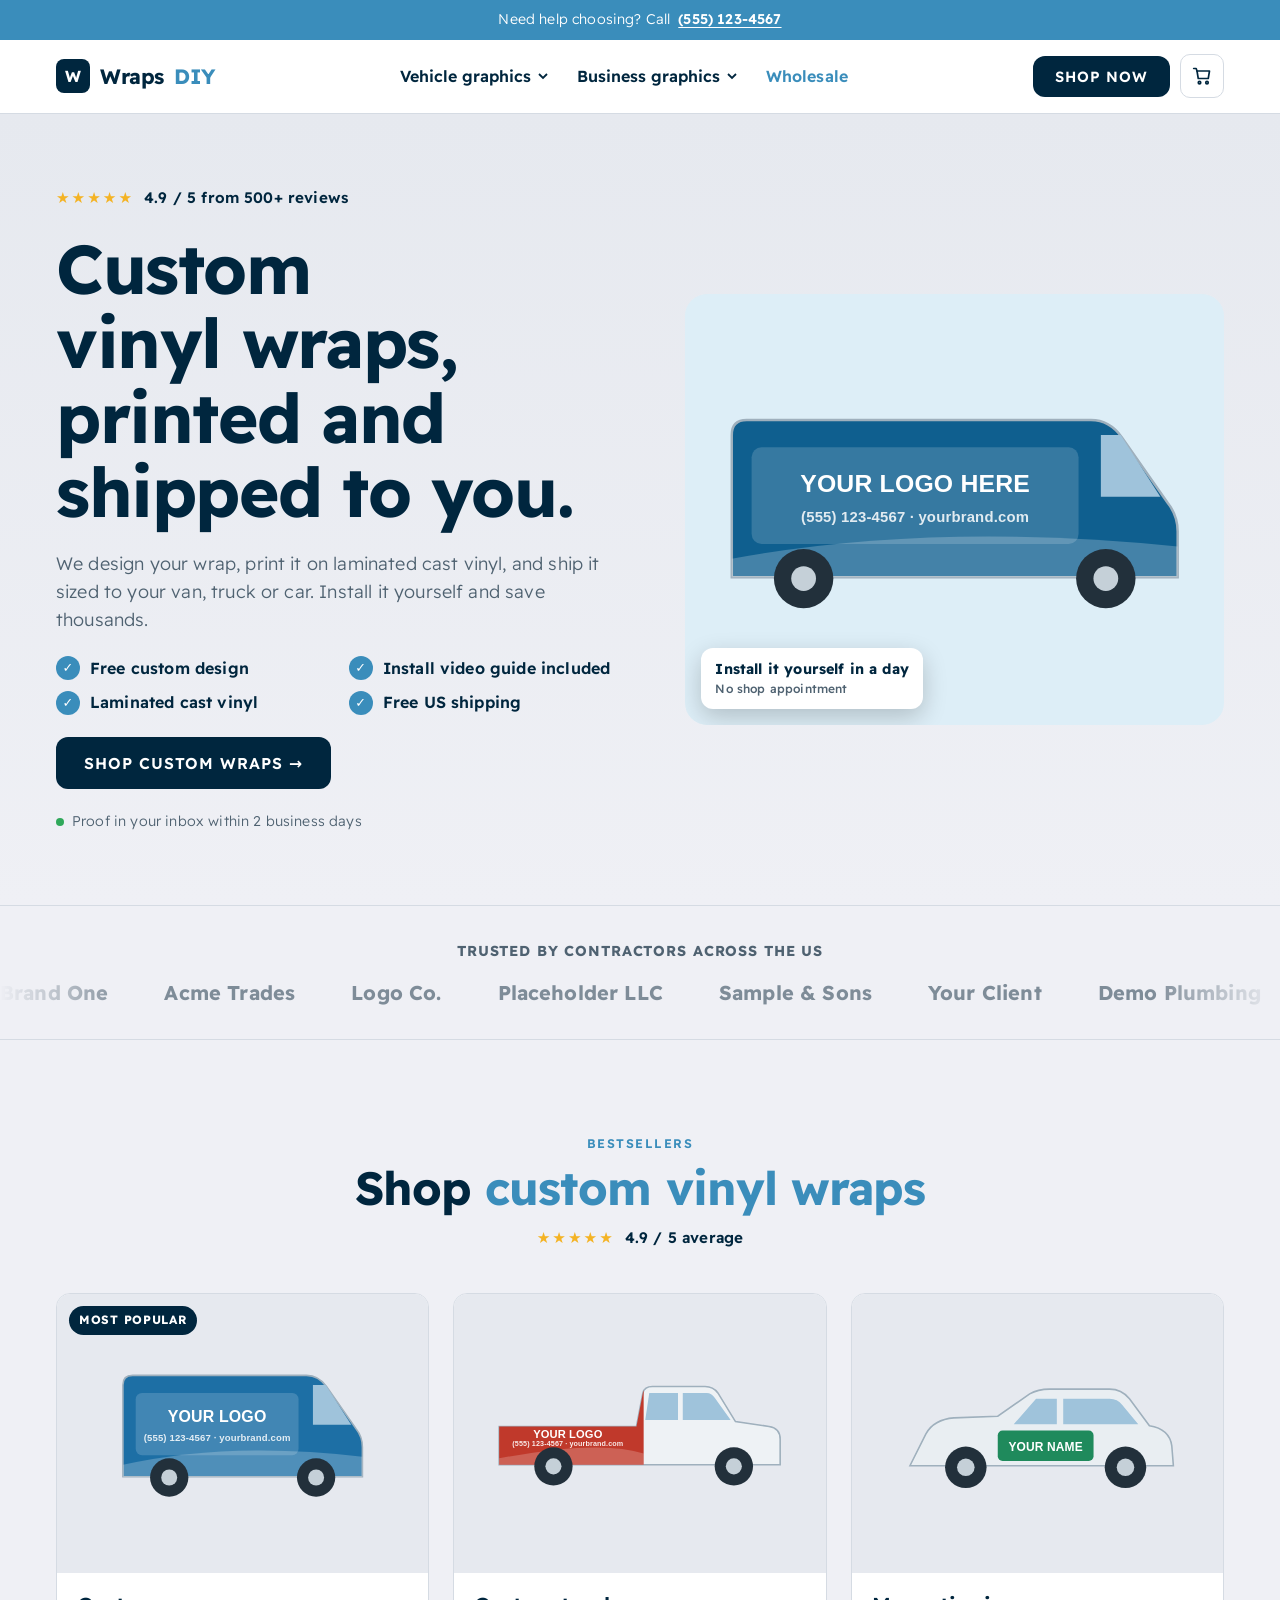
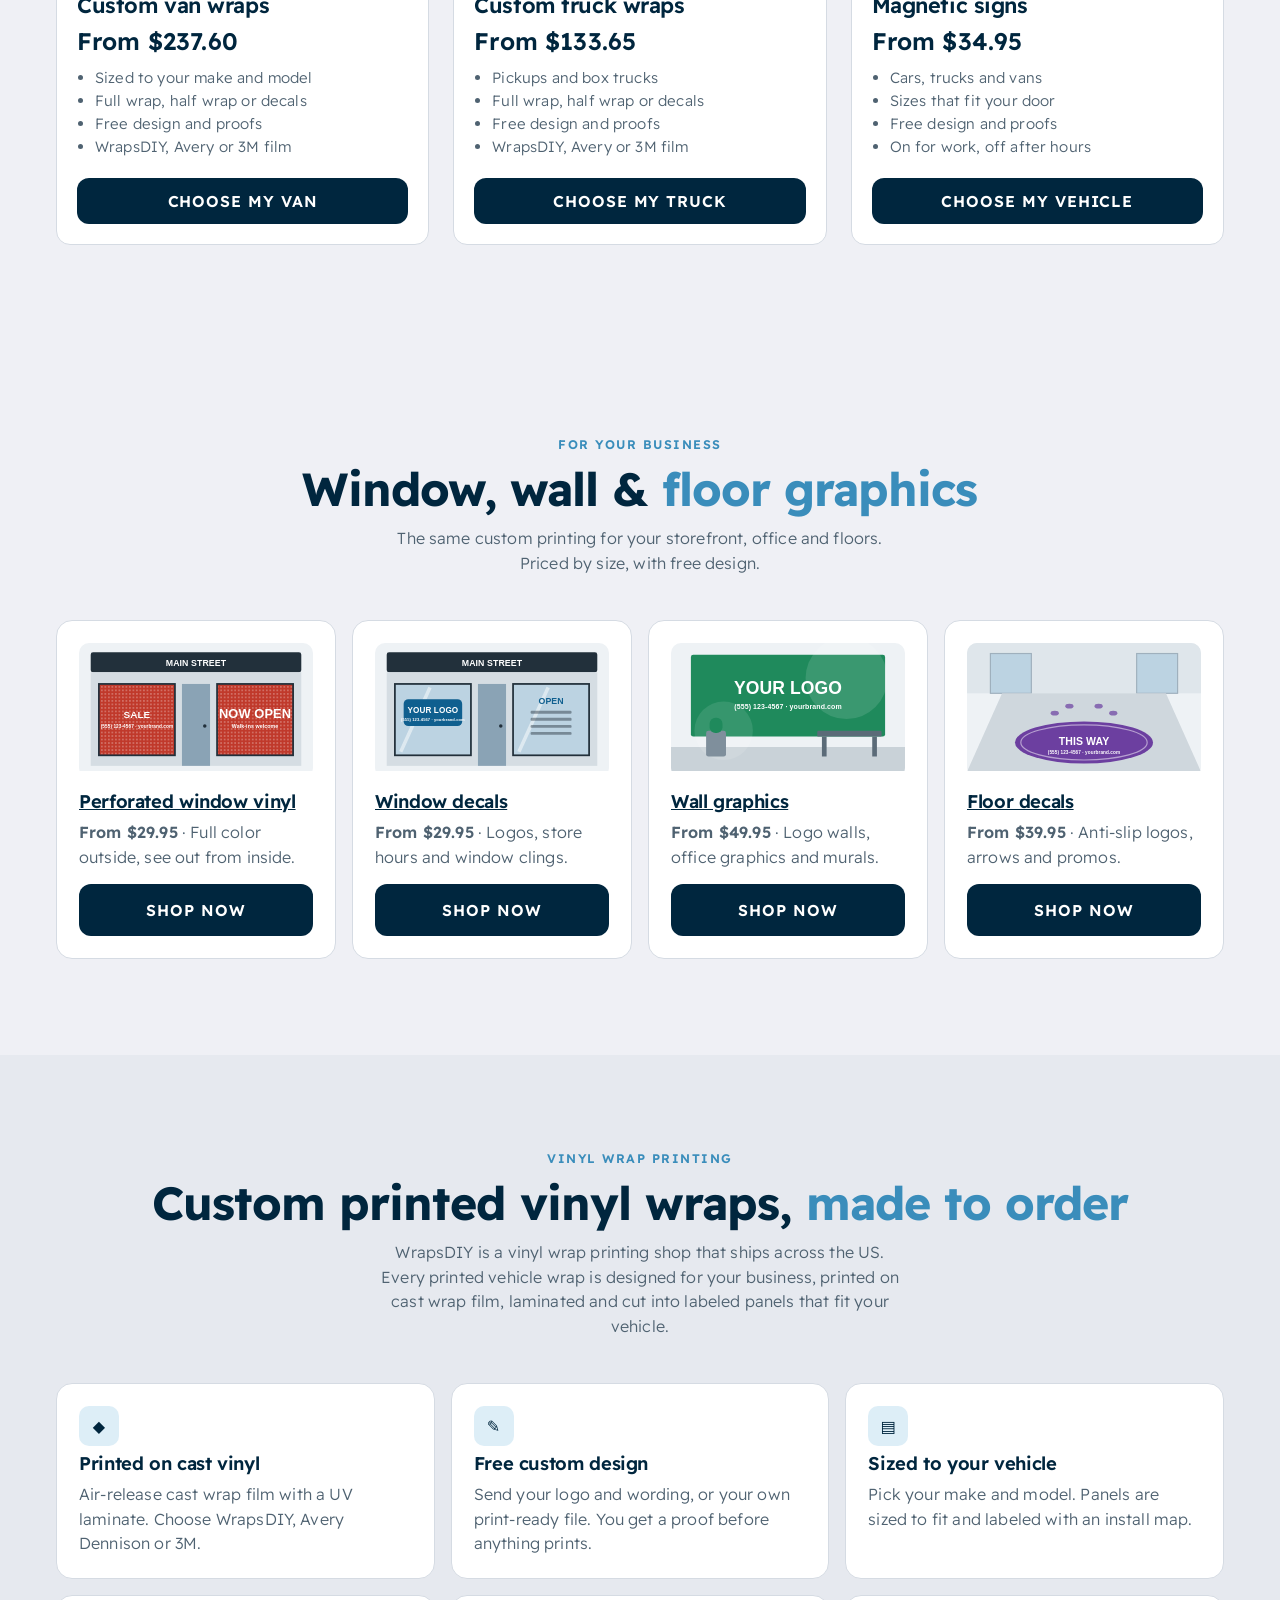
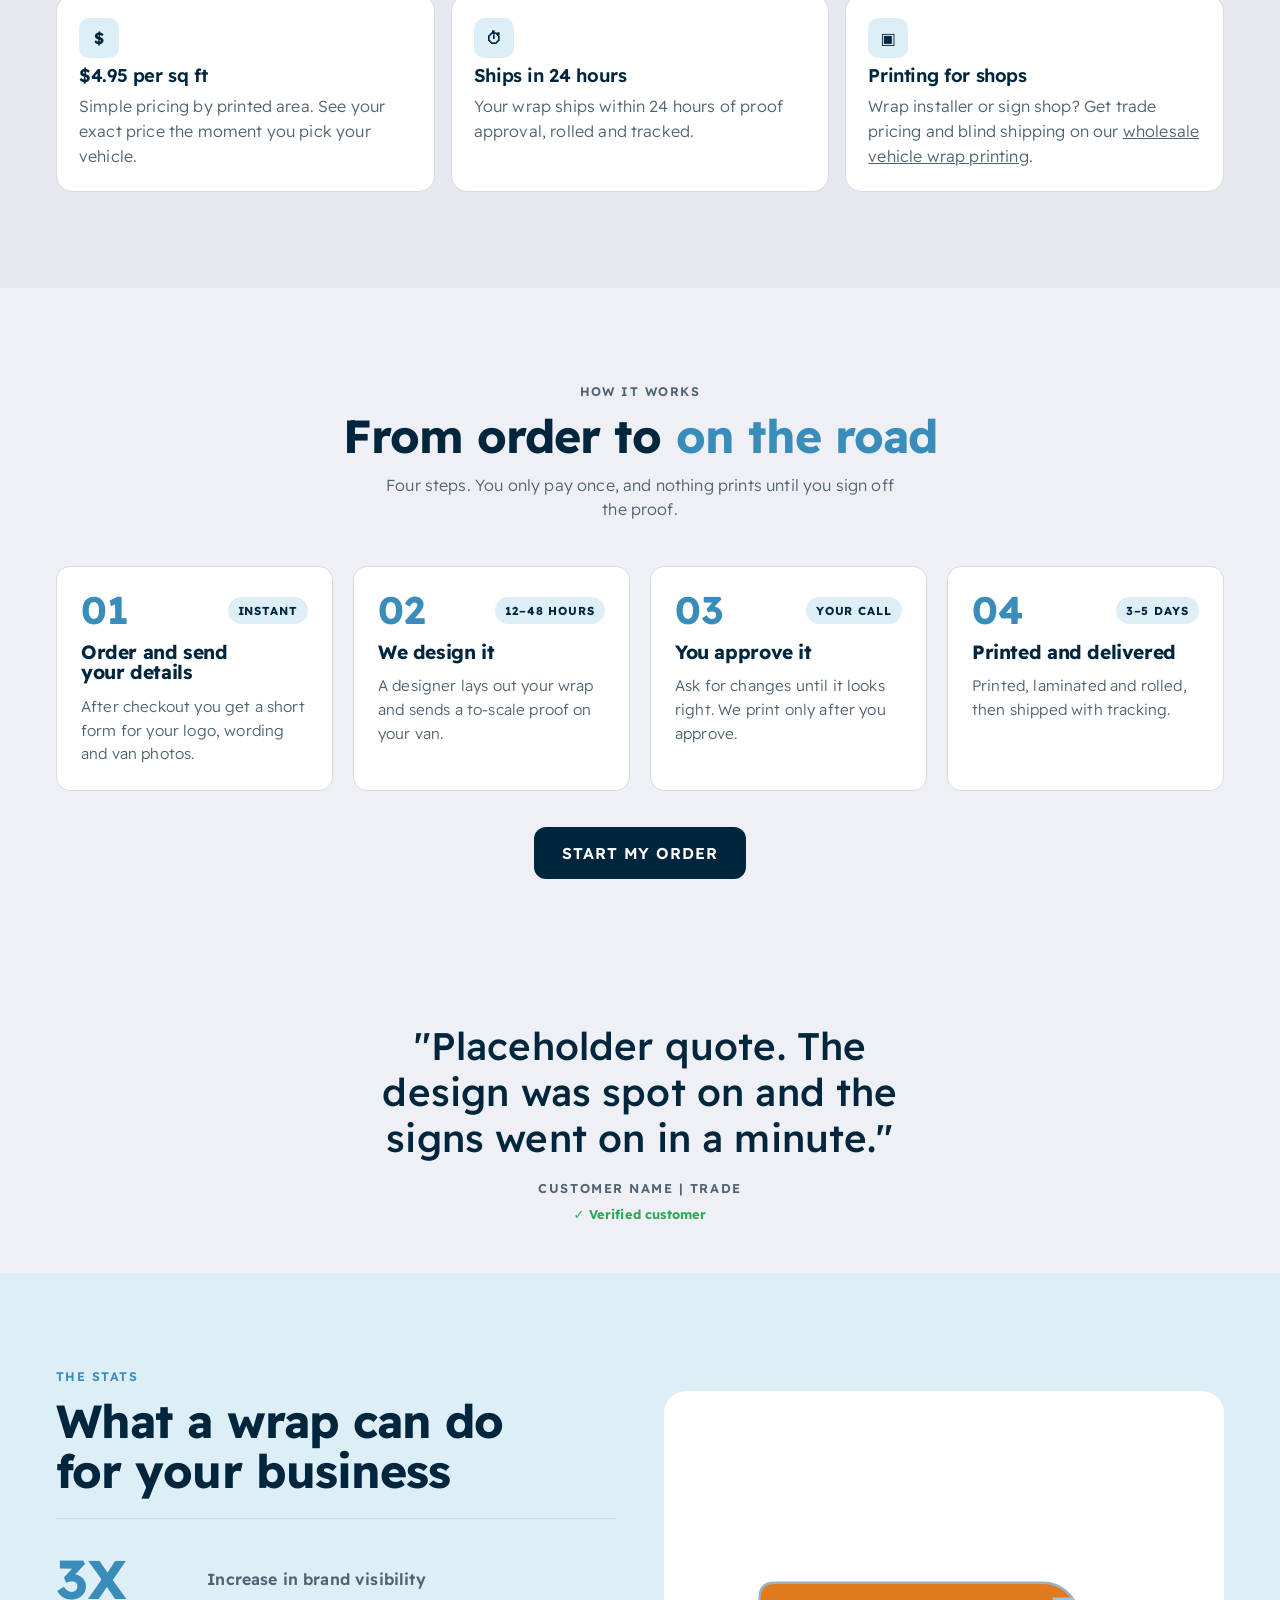
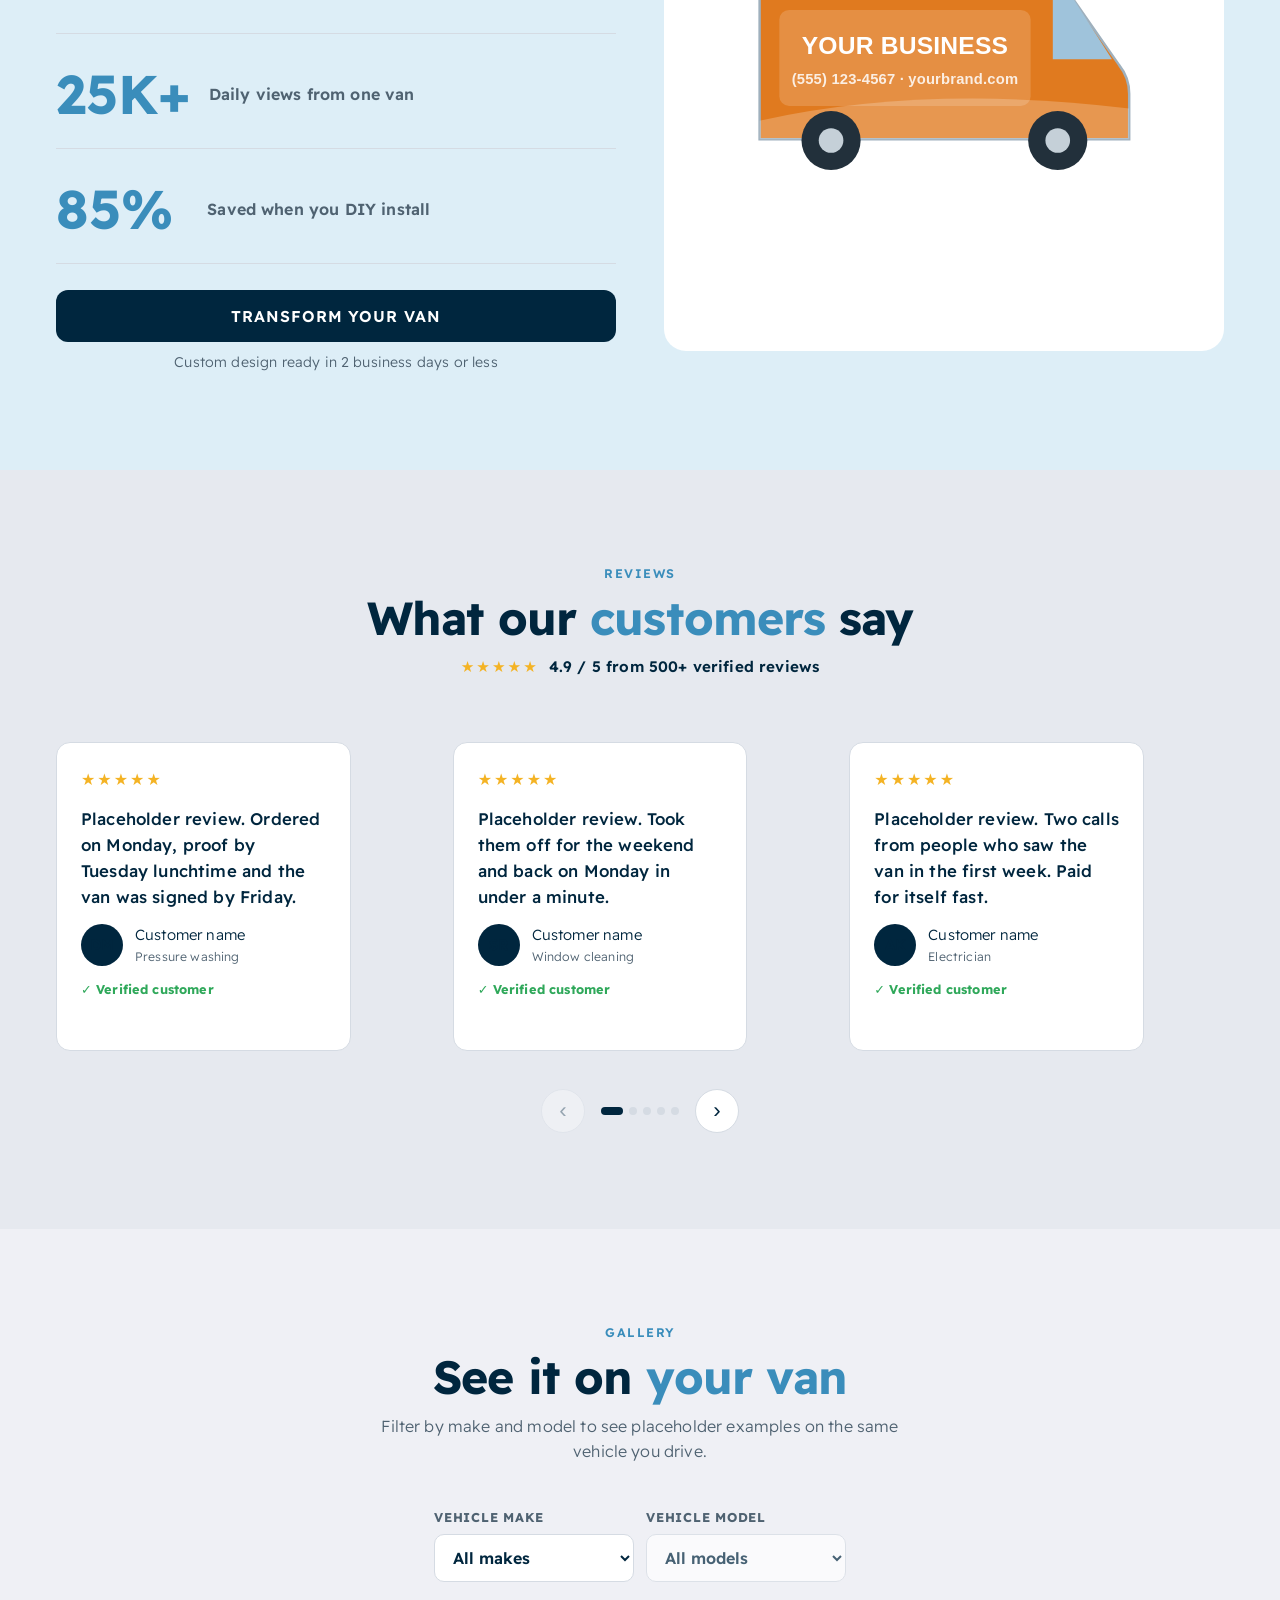
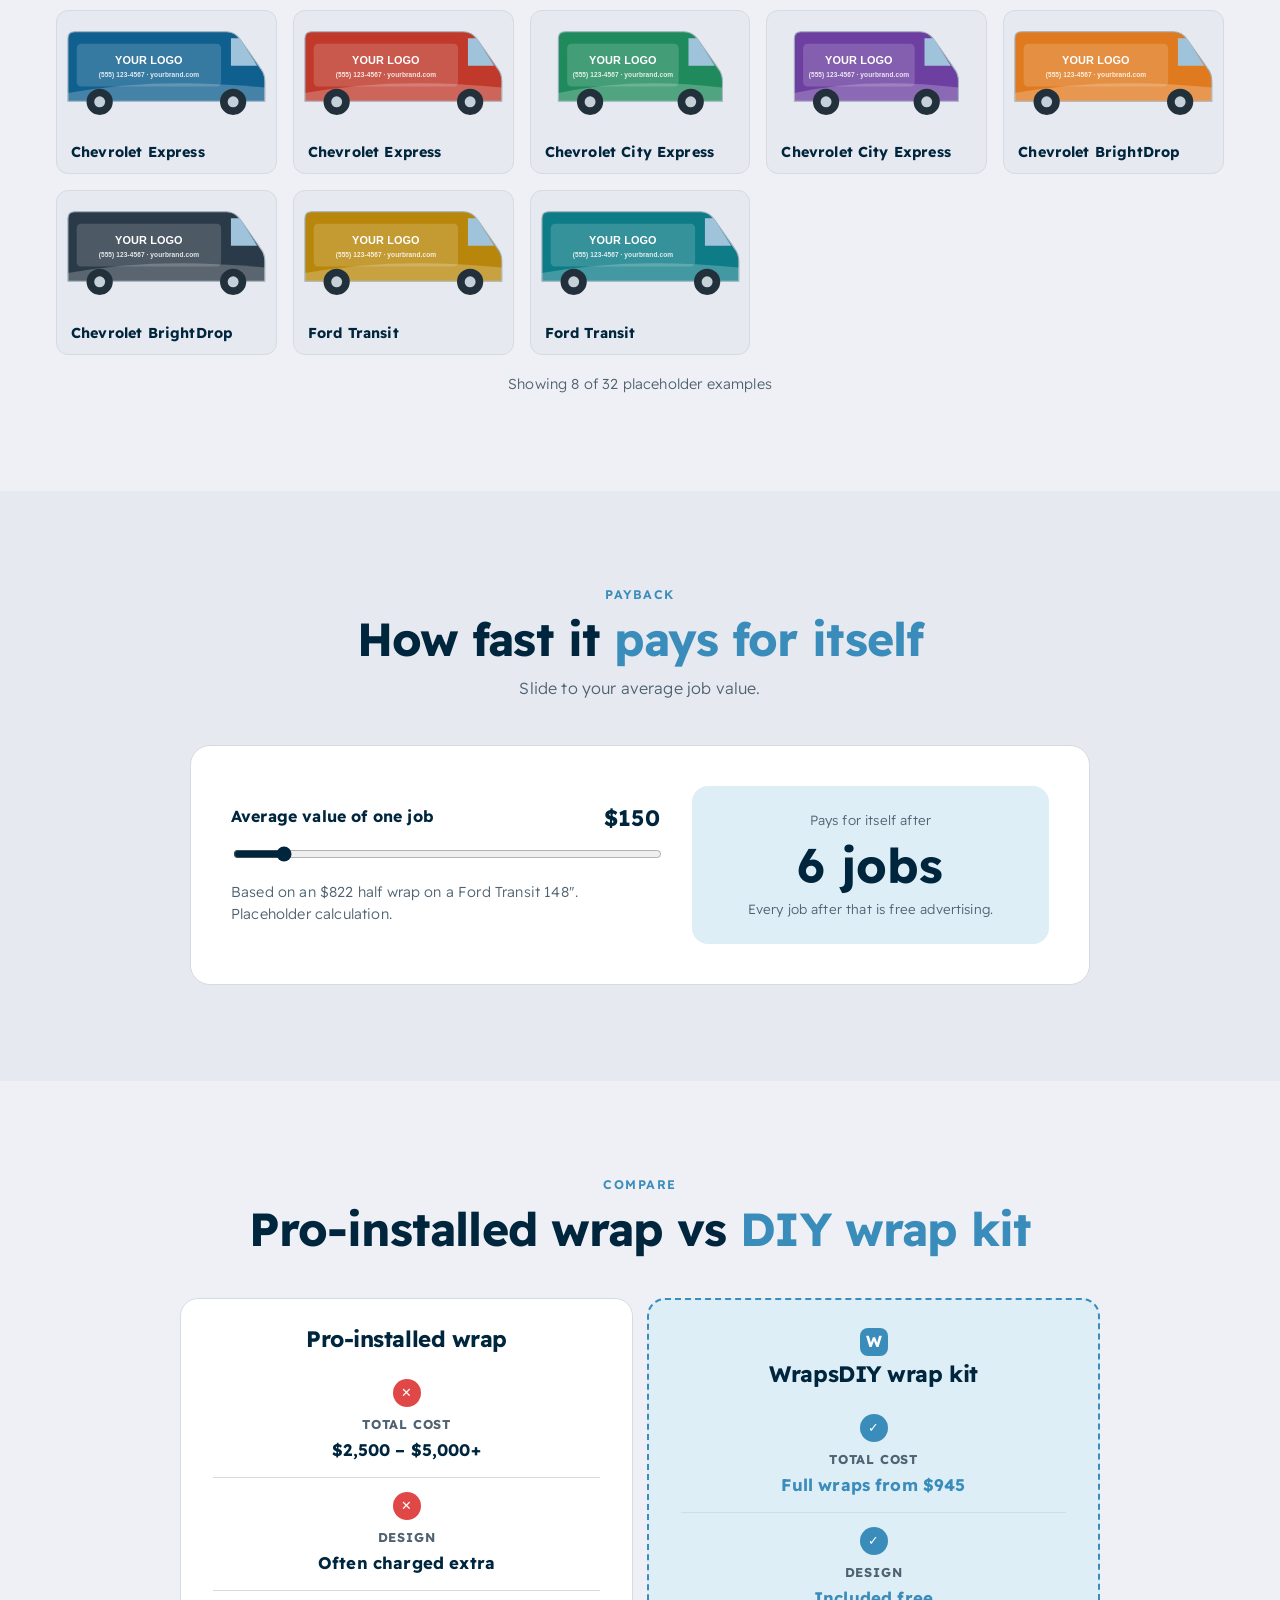
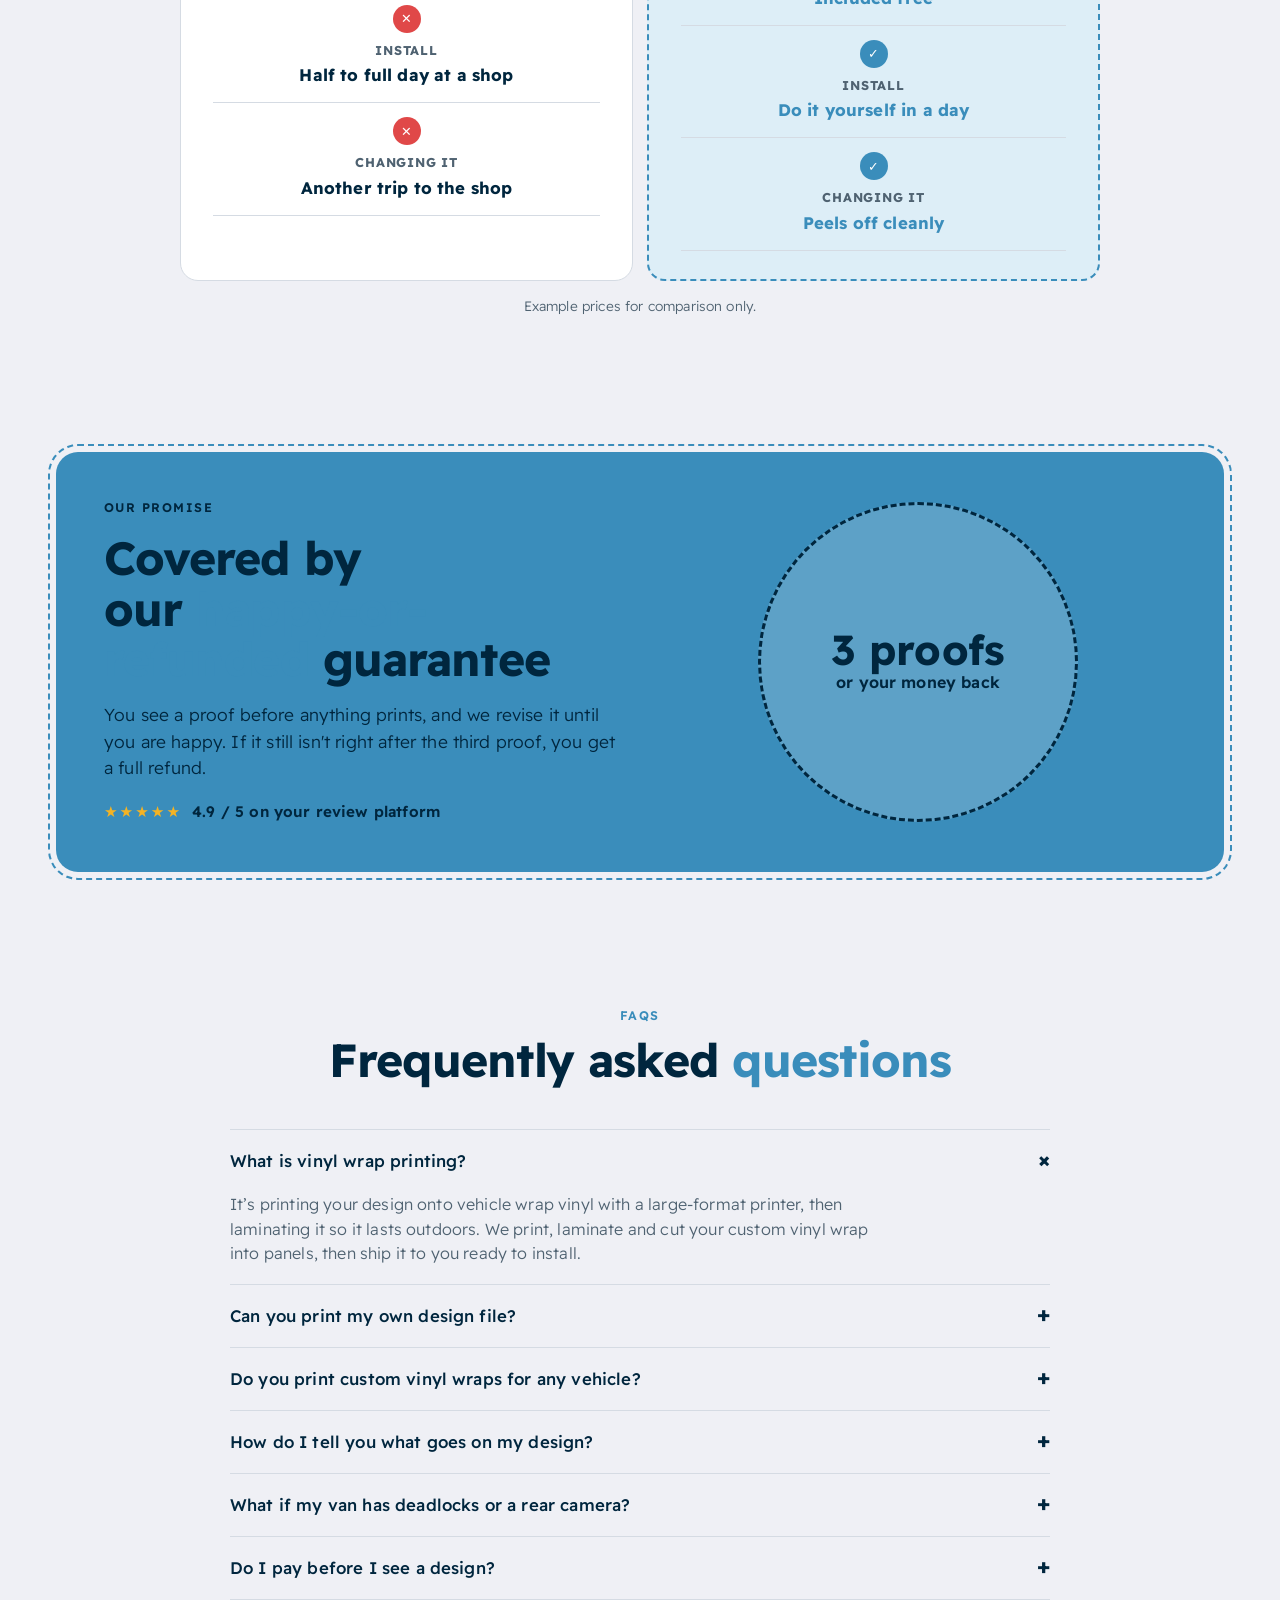
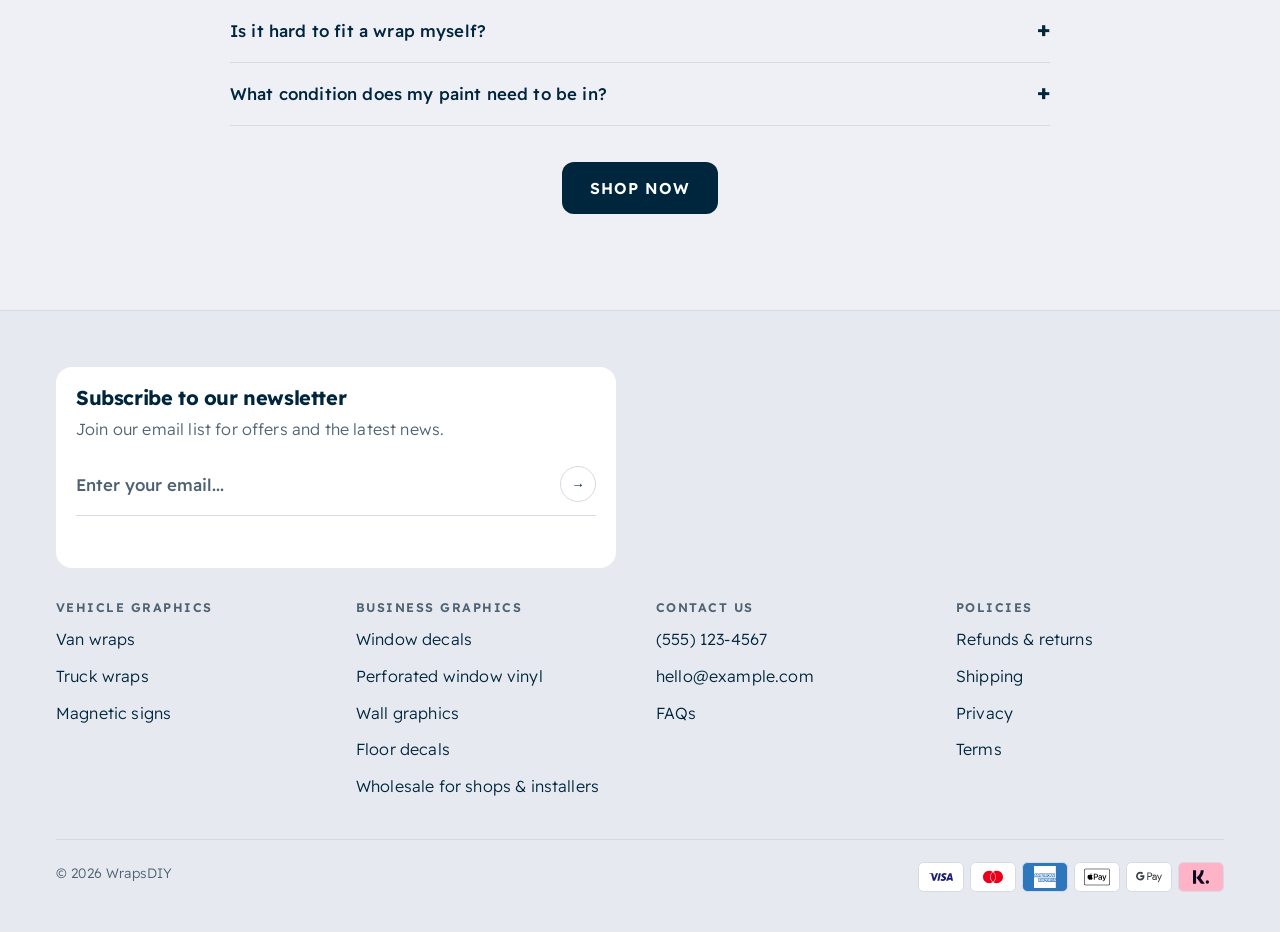
<file: index.html>
<!doctype html>
<html lang="en">
<head>
<meta charset="utf-8">
<meta name="viewport" content="width=device-width, initial-scale=1, viewport-fit=cover">
<title>Custom Vinyl Wraps &amp; Vinyl Wrap Printing | WrapsDIY</title>
<link rel="canonical" href="https://wrapsdiy.com/">
<meta name="description" content="Custom printed vinyl wraps for vans, trucks and cars. We design, print and laminate your wrap, then ship it ready to install. Free design, $4.95/sq ft.">
<meta property="og:type" content="website">
<meta property="og:site_name" content="WrapsDIY">
<meta property="og:title" content="Custom Vinyl Wraps &amp; Vinyl Wrap Printing | WrapsDIY">
<meta property="og:description" content="Custom printed vinyl wraps for vans, trucks and cars. We design, print and laminate your wrap, then ship it ready to install. Free design, $4.95/sq ft.">
<meta name="twitter:card" content="summary_large_image">
<link rel="preconnect" href="https://fonts.googleapis.com">
<link rel="preconnect" href="https://fonts.gstatic.com" crossorigin>
<link rel="stylesheet" href="https://fonts.googleapis.com/css2?family=Readex+Pro:wght@300;400;500;600;700&display=swap">
<link rel="stylesheet" href="assets/styles.css">
<script type="application/ld+json">
{
  "@context": "https://schema.org",
  "@type": "Organization",
  "name": "WrapsDIY",
  "description": "Custom printed vinyl wraps and vehicle wrap printing for vans, trucks and cars, shipped ready to install.",
  "url": "https://wrapsdiy.com/",
  "telephone": "(555) 123-4567",
  "email": "hello@example.com"
}
</script>
<script type="application/ld+json">
{
 "@context": "https://schema.org",
 "@type": "FAQPage",
 "mainEntity": [
  {
   "@type": "Question",
   "name": "What is vinyl wrap printing?",
   "acceptedAnswer": {
    "@type": "Answer",
    "text": "It\u2019s printing your design onto vehicle wrap vinyl with a large-format printer, then laminating it so it lasts outdoors. We print, laminate and cut your custom vinyl wrap into panels, then ship it to you ready to install."
   }
  },
  {
   "@type": "Question",
   "name": "Can you print my own design file?",
   "acceptedAnswer": {
    "@type": "Answer",
    "text": "Yes. Upload a print-ready file after checkout and we\u2019ll check it and send a proof. No design yet? Our designers make one for free."
   }
  },
  {
   "@type": "Question",
   "name": "Do you print custom vinyl wraps for any vehicle?",
   "acceptedAnswer": {
    "@type": "Answer",
    "text": "We size wraps for cargo vans, pickups and box trucks. For cars, trailers and other vehicles, call us for a quote."
   }
  },
  {
   "@type": "Question",
   "name": "How do I tell you what goes on my design?",
   "acceptedAnswer": {
    "@type": "Answer",
    "text": "After you order you get a link to a short form. Upload your logo, add the wording you want, and send a couple of photos of your van. A designer turns that into your first proof."
   }
  },
  {
   "@type": "Question",
   "name": "What if my van has deadlocks or a rear camera?",
   "acceptedAnswer": {
    "@type": "Answer",
    "text": "Positions vary by van, so we send a matching template with your order. Trim the vinyl around the lock or camera for a clean fit."
   }
  },
  {
   "@type": "Question",
   "name": "Do I pay before I see a design?",
   "acceptedAnswer": {
    "@type": "Answer",
    "text": "Yes. Each sign is made for your van, so payment starts the design. If you are not happy by the third proof, you get a full refund."
   }
  },
  {
   "@type": "Question",
   "name": "Is it hard to fit a wrap myself?",
   "acceptedAnswer": {
    "@type": "Answer",
    "text": "Each panel is labeled and printed with a little extra around the edges, so you trim it for a clean finish. The air-release vinyl lets you lift and reposition it. Most people fit a set of sides in a day with the video guide. Placeholder answer."
   }
  },
  {
   "@type": "Question",
   "name": "What condition does my paint need to be in?",
   "acceptedAnswer": {
    "@type": "Answer",
    "text": "Factory paint in good condition works best. Avoid installing over rust, flaking lacquer or fresh paint, as the vinyl can lift or pull paint when removed. Placeholder answer."
   }
  }
 ]
}
</script>
</head>
<body>
<div class="util"><div class="wrap">Need help choosing? Call <b>(555) 123-4567</b></div></div>

<header class="nav">
  <div class="wrap">
    <a class="logo" href="./"><span class="logo-mark">W</span>Wraps<span class="logo-diy">DIY</span></a>
    <ul>
      <li class="dd"><button class="dd-btn" type="button" aria-expanded="false" aria-haspopup="true" onclick="var l=this.parentNode,o=!l.classList.contains('open');document.querySelectorAll('.nav .dd.open').forEach(function(x){x.classList.remove('open');x.firstElementChild.setAttribute('aria-expanded','false')});l.classList.toggle('open',o);this.setAttribute('aria-expanded',String(o))">Vehicle graphics <svg width="12" height="12" viewBox="0 0 12 12" aria-hidden="true"><path d="M2 4l4 4 4-4" fill="none" stroke="currentColor" stroke-width="1.8"/></svg></button>
        <div class="dd-menu"><a href="products/custom-van-wrap/"><b>Van wraps</b><small>Full wrap, half wrap or decals</small></a><a href="products/truck-wraps/"><b>Truck wraps</b><small>Pickups and box trucks</small></a><a href="products/magnetic-signs/"><b>Magnetic signs</b><small>Cars, trucks and vans</small></a></div></li>
      <li class="dd"><button class="dd-btn" type="button" aria-expanded="false" aria-haspopup="true" onclick="var l=this.parentNode,o=!l.classList.contains('open');document.querySelectorAll('.nav .dd.open').forEach(function(x){x.classList.remove('open');x.firstElementChild.setAttribute('aria-expanded','false')});l.classList.toggle('open',o);this.setAttribute('aria-expanded',String(o))">Business graphics <svg width="12" height="12" viewBox="0 0 12 12" aria-hidden="true"><path d="M2 4l4 4 4-4" fill="none" stroke="currentColor" stroke-width="1.8"/></svg></button>
        <div class="dd-menu"><a href="products/window-decals/"><b>Window decals</b><small>Logos, hours and window clings</small></a><a href="products/perforated-window-vinyl/"><b>Perforated window vinyl</b><small>See out from inside</small></a><a href="products/wall-graphics/"><b>Wall graphics</b><small>Logo walls and murals</small></a><a href="products/floor-decals/"><b>Floor decals</b><small>Anti-slip logos and arrows</small></a></div></li>
      <li><a href="pages/wholesale/" class="nav-ws">Wholesale</a></li>
    </ul>
    <div class="navr">
      <a class="btn desk-cta" href="products/custom-van-wrap/">Shop now</a>
      <button class="cartbtn" id="cartBtn" aria-label="Open cart">
        <svg width="20" height="20" viewBox="0 0 24 24" fill="none" stroke="currentColor" stroke-width="2" stroke-linecap="round" stroke-linejoin="round"><path d="M6 6h15l-1.5 9h-12z"/><path d="M6 6 5 3H2"/><circle cx="9" cy="20" r="1.5"/><circle cx="18" cy="20" r="1.5"/></svg>
        <span class="cartcount" id="cartCount" hidden>0</span>
      </button>
      <button class="burger" id="burger" aria-label="Open menu" aria-expanded="false">
        <svg class="ib" width="20" height="20" viewBox="0 0 20 20" fill="none" stroke="currentColor" stroke-width="2"><path d="M2 5h16M2 10h16M2 15h16"/></svg><svg class="ix" width="20" height="20" viewBox="0 0 20 20" fill="none" stroke="currentColor" stroke-width="2"><path d="M4 4l12 12M16 4L4 16"/></svg>
      </button>
    </div>
  </div>
  <nav class="mobile-menu" id="mobileMenu" hidden>
    <div class="wrap">
      <p class="mm-h">Vehicle graphics</p>
      <a class="item" href="products/custom-van-wrap/">Van wraps <span>→</span></a>
      <a class="item" href="products/truck-wraps/">Truck wraps <span>→</span></a>
      <a class="item" href="products/magnetic-signs/">Magnetic signs <span>→</span></a>
      <p class="mm-h">Business graphics</p>
      <a class="item" href="products/window-decals/">Window decals <span>→</span></a>
      <a class="item" href="products/perforated-window-vinyl/">Perforated window vinyl <span>→</span></a>
      <a class="item" href="products/wall-graphics/">Wall graphics <span>→</span></a>
      <a class="item" href="products/floor-decals/">Floor decals <span>→</span></a>
      <p class="mm-h">Help</p>
      <a class="item" href="#how">How it works <span>→</span></a>
      <a class="item" href="#reviews">Reviews <span>→</span></a>
      <a class="item" href="#faq">FAQs <span>→</span></a>
      <a class="item mm-ws" href="pages/wholesale/">Wholesale <span>Shops &amp; installers</span></a>
    </div>
  </nav>
</header>

<main id="top">
<section class="hero" id="home" data-home>
  <div class="wrap">
    <div class="hero-copy">
      <div class="rating"><span class="stars">★★★★★</span> 4.9 / 5 from 500+ reviews</div>
      <h1>Custom vinyl wraps, <span>printed and shipped to you.</span></h1>
      <p style="font-size:1.12rem;color:var(--muted);max-width:34em">We design your wrap, print it on laminated cast vinyl, and ship it sized to your van, truck or car. Install it yourself and save thousands.</p>
      <ul class="ticks">
        <li>Free custom design</li>
        <li>Install video guide included</li>
        <li>Laminated cast vinyl</li>
        <li>Free US shipping</li>
      </ul>
      <div class="hero-actions">
        <a class="btn" href="#products">Shop custom wraps →</a>
      </div>
      <p class="cta-note" style="justify-content:flex-start">Proof in your inbox within 2 business days</p>
    </div>
    <div class="hero-art" id="heroArt">
      <div class="hero-badge">Install it yourself in a day<small>No shop appointment</small></div>
    </div>
  </div>
</section>

<div class="trust" data-home>
  <p>Trusted by contractors across the US</p>
  <div class="marquee"><div class="track" id="track"></div></div>
</div>

<section id="products" data-home>
  <div class="wrap">
    <div class="head">
      <span class="eyebrow">Bestsellers</span>
      <h2>Shop <em>custom vinyl wraps</em></h2>
      <div class="rating"><span class="stars">★★★★★</span> 4.9 / 5 average</div>
    </div>
    <div class="products">
      <article class="prod">
        <div class="prod-img" data-van="#1d6fa5" data-wrap="1"><span class="tag">Most popular</span></div>
        <div class="prod-body">
          <h3>Custom van wraps</h3>
          <div class="price">From $237.60</div>
          <ul><li>Sized to your make and model</li><li>Full wrap, half wrap or decals</li><li>Free design and proofs</li><li>WrapsDIY, Avery or 3M film</li></ul>
        </div>
        <a class="btn" href="products/custom-van-wrap/">Choose my van</a>
      </article>
      <article class="prod">
        <div class="prod-img" data-truck="#c0392b"></div>
        <div class="prod-body">
          <h3>Custom truck wraps</h3>
          <div class="price">From $133.65</div>
          <ul><li>Pickups and box trucks</li><li>Full wrap, half wrap or decals</li><li>Free design and proofs</li><li>WrapsDIY, Avery or 3M film</li></ul>
        </div>
        <a class="btn" href="products/truck-wraps/">Choose my truck</a>
      </article>
      <article class="prod">
        <div class="prod-img" data-van="#1f8a5c" data-car="1"></div>
        <div class="prod-body">
          <h3>Magnetic signs</h3>
          <div class="price">From $34.95</div>
          <ul><li>Cars, trucks and vans</li><li>Sizes that fit your door</li><li>Free design and proofs</li><li>On for work, off after hours</li></ul>
        </div>
        <a class="btn" href="products/magnetic-signs/">Choose my vehicle</a>
      </article>
    </div>
  </div>
</section>

<section id="graphics" data-home>
  <div class="wrap">
    <div class="head">
      <span class="eyebrow">For your business</span>
      <h2>Window, wall &amp; <em>floor graphics</em></h2>
      <p>The same custom printing for your storefront, office and floors. Priced by size, with free design.</p>
    </div>
    <div class="ws-grid" style="grid-template-columns:repeat(auto-fit,minmax(220px,1fr))">
      <div class="ws-card"><div class="gscene" data-kind="perf" data-color="#c0392b" data-label="SALE" style="border-radius:10px;overflow:hidden;margin-bottom:6px"></div><h3><a href="products/perforated-window-vinyl/" style="color:inherit">Perforated window vinyl</a></h3><p><b>From $29.95</b> · Full color outside, see out from inside.</p><a class="btn" href="products/perforated-window-vinyl/" style="margin-top:6px">Shop now</a></div>
      <div class="ws-card"><div class="gscene" data-kind="decal" data-color="#0f5f8f" data-label="YOUR LOGO" style="border-radius:10px;overflow:hidden;margin-bottom:6px"></div><h3><a href="products/window-decals/" style="color:inherit">Window decals</a></h3><p><b>From $29.95</b> · Logos, store hours and window clings.</p><a class="btn" href="products/window-decals/" style="margin-top:6px">Shop now</a></div>
      <div class="ws-card"><div class="gscene" data-kind="wall" data-color="#1f8a5c" data-label="YOUR LOGO" style="border-radius:10px;overflow:hidden;margin-bottom:6px"></div><h3><a href="products/wall-graphics/" style="color:inherit">Wall graphics</a></h3><p><b>From $49.95</b> · Logo walls, office graphics and murals.</p><a class="btn" href="products/wall-graphics/" style="margin-top:6px">Shop now</a></div>
      <div class="ws-card"><div class="gscene" data-kind="floor" data-color="#6c3fa0" data-label="THIS WAY" style="border-radius:10px;overflow:hidden;margin-bottom:6px"></div><h3><a href="products/floor-decals/" style="color:inherit">Floor decals</a></h3><p><b>From $39.95</b> · Anti-slip logos, arrows and promos.</p><a class="btn" href="products/floor-decals/" style="margin-top:6px">Shop now</a></div>
    </div>
  </div>
</section>

<section class="band-alt" id="printing" data-home>
  <div class="wrap">
    <div class="head">
      <span class="eyebrow">Vinyl wrap printing</span>
      <h2>Custom printed vinyl wraps, <em>made to order</em></h2>
      <p>WrapsDIY is a vinyl wrap printing shop that ships across the US. Every printed vehicle wrap is designed for your business, printed on cast wrap film, laminated and cut into labeled panels that fit your vehicle.</p>
    </div>
    <div class="ws-grid">
      <div class="ws-card"><span class="ico">◆</span><h3>Printed on cast vinyl</h3><p>Air-release cast wrap film with a UV laminate. Choose WrapsDIY, Avery Dennison or 3M.</p></div>
      <div class="ws-card"><span class="ico">✎</span><h3>Free custom design</h3><p>Send your logo and wording, or your own print-ready file. You get a proof before anything prints.</p></div>
      <div class="ws-card"><span class="ico">▤</span><h3>Sized to your vehicle</h3><p>Pick your make and model. Panels are sized to fit and labeled with an install map.</p></div>
      <div class="ws-card"><span class="ico">$</span><h3>$4.95 per sq ft</h3><p>Simple pricing by printed area. See your exact price the moment you pick your vehicle.</p></div>
      <div class="ws-card"><span class="ico">⏱</span><h3>Ships in 24 hours</h3><p>Your wrap ships within 24 hours of proof approval, rolled and tracked.</p></div>
      <div class="ws-card"><span class="ico">▣</span><h3>Printing for shops</h3><p>Wrap installer or sign shop? Get trade pricing and blind shipping on our <a href="pages/wholesale/">wholesale vehicle wrap printing</a>.</p></div>
    </div>
  </div>
</section>

<section class="band-navy" id="how">
  <div class="wrap">
    <div class="head">
      <span class="eyebrow">How it works</span>
      <h2>From order to <em>on the road</em></h2>
      <p>Four steps. You only pay once, and nothing prints until you sign off the proof.</p>
    </div>
    <div class="steps">
      <div class="step"><div class="step-top"><span class="step-num">01</span><span class="pill">INSTANT</span></div><h3>Order and send your details</h3><p>After checkout you get a short form for your logo, wording and van photos.</p></div>
      <div class="step"><div class="step-top"><span class="step-num">02</span><span class="pill">12–48 HOURS</span></div><h3>We design it</h3><p>A designer lays out your wrap and sends a to-scale proof on your van.</p></div>
      <div class="step"><div class="step-top"><span class="step-num">03</span><span class="pill">YOUR CALL</span></div><h3>You approve it</h3><p>Ask for changes until it looks right. We print only after you approve.</p></div>
      <div class="step"><div class="step-top"><span class="step-num">04</span><span class="pill">3–5 DAYS</span></div><h3>Printed and delivered</h3><p>Printed, laminated and rolled, then shipped with tracking.</p></div>
    </div>
    <div class="how-cta"><a class="btn" href="products/custom-van-wrap/">Start my order</a></div>
  </div>
</section>

<section class="quote" data-home>
  <div class="wrap">
    <blockquote>"Placeholder quote. The design was spot on and the signs went on in a minute."</blockquote>
    <p class="qwho">CUSTOMER NAME | TRADE</p>
    <p class="verified">✓ Verified customer</p>
  </div>
</section>

<section class="stats" data-home>
  <div class="wrap">
    <div class="stats-copy">
      <div class="head stats-head">
        <span class="eyebrow">The stats</span>
        <h2>What a wrap can do for your business</h2>
      </div>
      <div class="stat-list">
        <div class="stat"><b data-count="3" data-suffix="X">0X</b><span>Increase in brand visibility</span></div>
        <div class="stat"><b data-count="25" data-suffix="K+">0</b><span>Daily views from one van</span></div>
        <div class="stat"><b data-count="85" data-suffix="%">0</b><span>Saved when you DIY install</span></div>
      </div>
      <div class="stats-cta"><a class="btn" href="products/custom-van-wrap/">Transform your van</a><p class="cta-note">Custom design ready in 2 business days or less</p></div>
    </div>
    <div class="stats-art" id="statsArt"></div>
  </div>
</section>

<section class="band-alt" id="reviews">
  <div class="wrap">
    <div class="head">
      <span class="eyebrow">Reviews</span>
      <h2>What our <em>customers</em> say</h2>
      <div class="rating"><span class="stars">★★★★★</span> 4.9 / 5 from 500+ verified reviews</div>
    </div>
    <div class="rcar">
    <div class="tgrid" id="rtrack" tabindex="0" aria-label="Customer reviews, scroll sideways">
      <figure class="tcard"><span class="stars">★★★★★</span><blockquote>Placeholder review. Ordered on Monday, proof by Tuesday lunchtime and the van was signed by Friday.</blockquote><figcaption class="who"><span class="avatar">DM</span><div>Customer name<small>Pressure washing</small></div></figcaption><span class="verified">✓ Verified customer</span></figure>
      <figure class="tcard"><span class="stars">★★★★★</span><blockquote>Placeholder review. Took them off for the weekend and back on Monday in under a minute.</blockquote><figcaption class="who"><span class="avatar">SR</span><div>Customer name<small>Window cleaning</small></div></figcaption><span class="verified">✓ Verified customer</span></figure>
      <figure class="tcard"><span class="stars">★★★★★</span><blockquote>Placeholder review. Two calls from people who saw the van in the first week. Paid for itself fast.</blockquote><figcaption class="who"><span class="avatar">AK</span><div>Customer name<small>Electrician</small></div></figcaption><span class="verified">✓ Verified customer</span></figure>
      <figure class="tcard"><span class="stars">★★★★★</span><blockquote>Placeholder review. Three rounds of tweaks and they never once rushed me. Looks better than a wrap.</blockquote><figcaption class="who"><span class="avatar">LT</span><div>Customer name<small>Landscaping</small></div></figcaption><span class="verified">✓ Verified customer</span></figure>
      <figure class="tcard"><span class="stars">★★★★★</span><blockquote>Placeholder review. The proof came back the next morning and the panels lined up on the sliding door exactly.</blockquote><figcaption class="who"><span class="avatar">JP</span><div>Customer name<small>Plumbing & HVAC</small></div></figcaption><span class="verified">✓ Verified customer</span></figure>
      <figure class="tcard"><span class="stars">★★★★★</span><blockquote>Placeholder review. Fits the Transit perfectly, even around the fuel cap. Still on after a month of highway runs.</blockquote><figcaption class="who"><span class="avatar">RB</span><div>Customer name<small>Carpentry</small></div></figcaption><span class="verified">✓ Verified customer</span></figure>
      <figure class="tcard"><span class="stars">★★★★★</span><blockquote>Placeholder review. Great for a leased van. Signs off before it goes back, no marks on the paint.</blockquote><figcaption class="who"><span class="avatar">NH</span><div>Customer name<small>Mobile mechanic</small></div></figcaption><span class="verified">✓ Verified customer</span></figure>
    </div>
    <div class="rnav">
      <button class="rbtn" id="rprev" aria-label="Previous reviews">‹</button>
      <div class="rdots" id="rdots"></div>
      <button class="rbtn" id="rnext" aria-label="Next reviews">›</button>
    </div>
    </div>
  </div>
</section>

<section id="gallery">
  <div class="wrap">
    <div class="head">
      <span class="eyebrow">Gallery</span>
      <h2>See it on <em>your van</em></h2>
      <p>Filter by make and model to see placeholder examples on the same vehicle you drive.</p>
    </div>
    <div class="filters">
      <label for="make">Vehicle make<select id="make"></select></label>
      <label for="model">Vehicle model<select id="model"></select></label>
    </div>
    <div class="gallery" id="gallery-grid"></div>
    <p class="gcount" id="gcount"></p>
  </div>
</section>

<section class="band-alt">
  <div class="wrap">
    <div class="head">
      <span class="eyebrow">Payback</span>
      <h2>How fast it <em>pays for itself</em></h2>
      <p>Slide to your average job value.</p>
    </div>
    <div class="roi">
      <div>
        <label for="jobval">Average value of one job <output id="jobout">$150</output></label>
        <input type="range" id="jobval" min="50" max="1000" step="10" value="150">
        <p style="color:var(--muted);margin-top:12px;font-size:.9rem">Based on an $822 half wrap on a Ford Transit 148". Placeholder calculation.</p>
      </div>
      <div class="roi-out"><small>Pays for itself after</small><b id="jobsout">2 jobs</b><small>Every job after that is free advertising.</small></div>
    </div>
  </div>
</section>

<section id="pricing">
  <div class="wrap">
    <div class="head">
      <span class="eyebrow">Compare</span>
      <h2>Pro-installed wrap vs <em>DIY wrap kit</em></h2>
    </div>
    <div class="compare">
      <div class="col">
        <h3>Pro-installed wrap</h3>
        <dl>
          <div><dt>Total cost</dt><dd>$2,500 – $5,000+</dd></div>
          <div><dt>Design</dt><dd>Often charged extra</dd></div>
          <div><dt>Install</dt><dd>Half to full day at a shop</dd></div>
          <div><dt>Changing it</dt><dd>Another trip to the shop</dd></div>
        </dl>
      </div>
      <div class="col win">
        <h3><span class="logo-mark" style="width:28px;height:28px;background:var(--blue);color:#fff">W</span>WrapsDIY wrap kit</h3>
        <dl>
          <div><dt>Total cost</dt><dd>Full wraps from $945</dd></div>
          <div><dt>Design</dt><dd>Included free</dd></div>
          <div><dt>Install</dt><dd>Do it yourself in a day</dd></div>
          <div><dt>Changing it</dt><dd>Peels off cleanly</dd></div>
        </dl>
      </div>
    </div>
    <p class="compare-note">Example prices for comparison only.</p>
  </div>
</section>

<section class="guar">
  <div class="wrap">
   <div class="guar-card">
    <div class="guar-copy">
      <span class="eyebrow">Our promise</span>
      <h2>Covered by our <em>happy-or-refunded</em> guarantee</h2>
      <p>You see a proof before anything prints, and we revise it until you are happy. If it still isn't right after the third proof, you get a full refund.</p>
      <div class="rating"><span class="stars">★★★★★</span> 4.9 / 5 on your review platform</div>
    </div>
    <div class="seal"><div><b>3 proofs</b><span>or your money back</span></div></div>
   </div>
  </div>
</section>

<section id="faq">
  <div class="wrap">
    <div class="head">
      <span class="eyebrow">FAQs</span>
      <h2>Frequently asked <em>questions</em></h2>
    </div>
    <div class="faq">
            <details open><summary>What is vinyl wrap printing?</summary><div class="ans">It’s printing your design onto vehicle wrap vinyl with a large-format printer, then laminating it so it lasts outdoors. We print, laminate and cut your custom vinyl wrap into panels, then ship it to you ready to install.</div></details>
      <details><summary>Can you print my own design file?</summary><div class="ans">Yes. Upload a print-ready file after checkout and we’ll check it and send a proof. No design yet? Our designers make one for free.</div></details>
      <details><summary>Do you print custom vinyl wraps for any vehicle?</summary><div class="ans">We size wraps for <a href="products/custom-van-wrap/">cargo vans</a>, <a href="products/truck-wraps/">pickups and box trucks</a>. For cars, trailers and other vehicles, call us for a quote.</div></details>
      <details><summary>How do I tell you what goes on my design?</summary><div class="ans">After you order you get a link to a short form. Upload your logo, add the wording you want, and send a couple of photos of your van. A designer turns that into your first proof.</div></details>
      <details><summary>What if my van has deadlocks or a rear camera?</summary><div class="ans">Positions vary by van, so we send a matching template with your order. Trim the vinyl around the lock or camera for a clean fit.</div></details>
      <details><summary>Do I pay before I see a design?</summary><div class="ans">Yes. Each sign is made for your van, so payment starts the design. If you are not happy by the third proof, you get a full refund.</div></details>
      <details><summary>Is it hard to fit a wrap myself?</summary><div class="ans">Each panel is labeled and printed with a little extra around the edges, so you trim it for a clean finish. The air-release vinyl lets you lift and reposition it. Most people fit a set of sides in a day with the video guide. Placeholder answer.</div></details>
      <details><summary>What condition does my paint need to be in?</summary><div class="ans">Factory paint in good condition works best. Avoid installing over rust, flaking lacquer or fresh paint, as the vinyl can lift or pull paint when removed. Placeholder answer.</div></details>
    </div>
    <div style="text-align:center;margin-top:36px"><a class="btn btn-dark" href="#products">Shop now</a></div>
  </div>
</section>
</main>

<footer>
  <div class="wrap">
    <div class="fgrid">
      <div class="fnews">
        <h3>Subscribe to our newsletter</h3>
        <p>Join our email list for offers and the latest news.</p>
        <form class="news" id="news"><input id="email" aria-label="Email address" type="email" placeholder="Enter your email..." required><button class="nbtn" type="submit" aria-label="Subscribe">→</button></form>
        <p class="news-msg" id="newsMsg" aria-live="polite"></p>
      </div>
      <!--shop--><div><h4>Vehicle graphics</h4><ul><li><a href="products/custom-van-wrap/">Van wraps</a></li><li><a href="products/truck-wraps/">Truck wraps</a></li><li><a href="products/magnetic-signs/">Magnetic signs</a></li></ul></div><div><h4>Business graphics</h4><ul><li><a href="products/window-decals/">Window decals</a></li><li><a href="products/perforated-window-vinyl/">Perforated window vinyl</a></li><li><a href="products/wall-graphics/">Wall graphics</a></li><li><a href="products/floor-decals/">Floor decals</a></li><li><a href="pages/wholesale/">Wholesale for shops &amp; installers</a></li></ul></div><!--/shop-->
      <div><h4>Contact us</h4><ul><li>(555) 123-4567</li><li>hello@example.com</li><li><a href="#faq">FAQs</a></li></ul></div>
      <div><h4>Policies</h4><ul><li><a href="#top">Refunds & returns</a></li><li><a href="#top">Shipping</a></li><li><a href="#top">Privacy</a></li><li><a href="#top">Terms</a></li></ul></div>
    </div>
    <div class="fbottom">
      <span>© 2026 WrapsDIY</span>
      <div class="pay" aria-label="Payment methods we accept"><svg class="pm" viewBox="0 0 46 30" role="img" aria-label="Visa"><title>Visa</title><rect x=".5" y=".5" width="45" height="29" rx="5" fill="#ffffff" stroke="#d5dbe3"/><path transform="translate(11.0 3.0) scale(1.000)" fill="#1A1F71" d="M9.112 8.262L5.97 15.758H3.92L2.374 9.775c-.094-.368-.175-.503-.461-.658C1.447 8.864.677 8.627 0 8.479l.046-.217h3.3a.904.904 0 01.894.764l.817 4.338 2.018-5.102zm8.033 5.049c.008-1.979-2.736-2.088-2.717-2.972.006-.269.262-.555.822-.628a3.66 3.66 0 011.913.336l.34-1.59a5.207 5.207 0 00-1.814-.333c-1.917 0-3.266 1.02-3.278 2.479-.012 1.079.963 1.68 1.698 2.04.756.367 1.01.603 1.006.931-.005.504-.602.725-1.16.734-.975.015-1.54-.263-1.992-.473l-.351 1.642c.453.208 1.289.39 2.156.398 2.037 0 3.37-1.006 3.377-2.564m5.061 2.447H24l-1.565-7.496h-1.656a.883.883 0 00-.826.55l-2.909 6.946h2.036l.405-1.12h2.488zm-2.163-2.656l1.02-2.815.588 2.815zm-8.16-4.84l-1.603 7.496H8.34l1.605-7.496z"/></svg><svg class="pm" viewBox="0 0 46 30" role="img" aria-label="Mastercard"><title>Mastercard</title><rect x=".5" y=".5" width="45" height="29" rx="5" fill="#ffffff" stroke="#d5dbe3"/><path transform="translate(13.0 5.0) scale(0.833)" fill="#EB001B" d="M11.343 18.031c.058.049.12.098.181.146-1.177.783-2.59 1.238-4.107 1.238C3.32 19.416 0 16.096 0 12c0-4.095 3.32-7.416 7.416-7.416 1.518 0 2.931.456 4.105 1.238-.06.051-.12.098-.165.15C9.6 7.489 8.595 9.688 8.595 12c0 2.311 1.001 4.51 2.748 6.031zm5.241-13.447c-1.52 0-2.931.456-4.105 1.238.06.051.12.098.165.15C14.4 7.489 15.405 9.688 15.405 12c0 2.31-1.001 4.507-2.748 6.031-.058.049-.12.098-.181.146 1.177.783 2.588 1.238 4.107 1.238C20.68 19.416 24 16.096 24 12c0-4.094-3.32-7.416-7.416-7.416zM12 6.174c-.096.075-.189.15-.28.231C10.156 7.764 9.169 9.765 9.169 12c0 2.236.987 4.236 2.551 5.595.09.08.185.158.28.232.096-.074.189-.152.28-.232 1.563-1.359 2.551-3.359 2.551-5.595 0-2.235-.987-4.236-2.551-5.595-.09-.08-.184-.156-.28-.231z"/></svg><svg class="pm" viewBox="0 0 46 30" role="img" aria-label="American Express"><title>American Express</title><rect x=".5" y=".5" width="45" height="29" rx="5" fill="#2E77BC" stroke="#d5dbe3"/><path transform="translate(12.0 4.0) scale(0.917)" fill="#ffffff" d="M16.015 14.378c0-.32-.135-.496-.344-.622-.21-.12-.464-.135-.81-.135h-1.543v2.82h.675v-1.027h.72c.24 0 .39.024.478.125.12.13.104.38.104.55v.35h.66v-.555c-.002-.25-.017-.376-.108-.516-.06-.08-.18-.18-.33-.234l.02-.008c.18-.072.48-.297.48-.747zm-.87.407l-.028-.002c-.09.053-.195.058-.33.058h-.81v-.63h.824c.12 0 .24 0 .33.05.098.048.156.147.15.255 0 .12-.045.215-.134.27zM20.297 15.837H19v.6h1.304c.676 0 1.05-.278 1.05-.884 0-.28-.066-.448-.187-.582-.153-.133-.392-.193-.73-.207l-.376-.015c-.104 0-.18 0-.255-.03-.09-.03-.15-.105-.15-.21 0-.09.017-.166.09-.21.083-.046.177-.066.272-.06h1.23v-.602h-1.35c-.704 0-.958.437-.958.84 0 .9.776.855 1.407.87.104 0 .18.015.225.06.046.03.082.106.082.18 0 .077-.035.15-.08.18-.06.053-.15.07-.277.07zM0 0v10.096L.81 8.22h1.75l.225.464V8.22h2.043l.45 1.02.437-1.013h6.502c.295 0 .56.057.756.236v-.23h1.787v.23c.307-.17.686-.23 1.12-.23h2.606l.24.466v-.466h1.918l.254.465v-.466h1.858v3.948H20.87l-.36-.6v.585h-2.353l-.256-.63h-.583l-.27.614h-1.213c-.48 0-.84-.104-1.08-.24v.24h-2.89v-.884c0-.12-.03-.12-.105-.135h-.105v1.036H6.067v-.48l-.21.48H4.69l-.202-.48v.465H2.235l-.256-.624H1.4l-.256.624H0V24h23.786v-7.108c-.27.135-.613.18-.973.18H21.09v-.255c-.21.165-.57.255-.914.255H14.71v-.9c0-.12-.018-.12-.12-.12h-.075v1.022h-1.8v-1.066c-.298.136-.643.15-.928.136h-.214v.915h-2.18l-.54-.617-.57.6H4.742v-3.93h3.61l.518.602.554-.6h2.412c.28 0 .74.03.942.225v-.24h2.177c.202 0 .644.045.903.225v-.24h3.265v.24c.163-.164.508-.24.803-.24h1.89v.24c.194-.15.464-.24.84-.24h1.176V0H0zM21.156 14.955c.004.005.006.012.01.016.01.01.024.01.032.02l-.042-.035zM23.828 13.082h.065v.555h-.065zM23.865 15.03v-.005c-.03-.025-.046-.048-.075-.07-.15-.153-.39-.215-.764-.225l-.36-.012c-.12 0-.194-.007-.27-.03-.09-.03-.15-.105-.15-.21 0-.09.03-.16.09-.204.076-.045.15-.05.27-.05h1.223v-.588h-1.283c-.69 0-.96.437-.96.84 0 .9.78.855 1.41.87.104 0 .18.015.224.06.046.03.076.106.076.18 0 .07-.034.138-.09.18-.045.056-.136.07-.27.07h-1.288v.605h1.287c.42 0 .734-.118.9-.36h.03c.09-.134.135-.3.135-.523 0-.24-.045-.39-.135-.526zM18.597 14.208v-.583h-2.235V16.458h2.235v-.585h-1.57v-.57h1.533v-.584h-1.532v-.51M13.51 8.787h.685V11.6h-.684zM13.126 9.543l-.007.006c0-.314-.13-.5-.34-.624-.217-.125-.47-.135-.81-.135H10.43v2.82h.674v-1.034h.72c.24 0 .39.03.487.12.122.136.107.378.107.548v.354h.677v-.553c0-.25-.016-.375-.11-.516-.09-.107-.202-.19-.33-.237.172-.07.472-.3.472-.75zm-.855.396h-.015c-.09.054-.195.056-.33.056H11.1v-.623h.825c.12 0 .24.004.33.05.09.04.15.128.15.25s-.047.22-.134.266zM15.92 9.373h.632v-.6h-.644c-.464 0-.804.105-1.02.33-.286.3-.362.69-.362 1.11 0 .512.123.833.36 1.074.232.238.645.31.97.31h.78l.255-.627h1.39l.262.627h1.36v-2.11l1.272 2.11h.95l.002.002V8.786h-.684v1.963l-1.18-1.96h-1.02V11.4L18.11 8.744h-1.004l-.943 2.22h-.3c-.177 0-.362-.03-.468-.134-.125-.15-.186-.36-.186-.662 0-.285.08-.51.194-.63.133-.135.272-.165.516-.165zm1.668-.108l.464 1.118v.002h-.93l.466-1.12zM2.38 10.97l.254.628H4V9.393l.972 2.205h.584l.973-2.202.015 2.202h.69v-2.81H6.118l-.807 1.904-.876-1.905H3.343v2.663L2.205 8.787h-.997L.01 11.597h.72l.26-.626h1.39zm-.688-1.705l.46 1.118-.003.002h-.915l.457-1.12zM11.856 13.62H9.714l-.85.923-.825-.922H5.346v2.82H8l.855-.932.824.93h1.302v-.94h.838c.6 0 1.17-.164 1.17-.945l-.006-.003c0-.78-.598-.93-1.128-.93zM7.67 15.853l-.014-.002H6.02v-.557h1.47v-.574H6.02v-.51H7.7l.733.82-.764.824zm2.642.33l-1.03-1.147 1.03-1.108v2.253zm1.553-1.258h-.885v-.717h.885c.24 0 .42.098.42.344 0 .243-.15.372-.42.372zM9.967 9.373v-.586H7.73V11.6h2.237v-.58H8.4v-.564h1.527V9.88H8.4v-.507"/></svg><svg class="pm" viewBox="0 0 46 30" role="img" aria-label="Apple Pay"><title>Apple Pay</title><rect x=".5" y=".5" width="45" height="29" rx="5" fill="#ffffff" stroke="#d5dbe3"/><path transform="translate(10.0 2.0) scale(1.083)" fill="#000000" d="M2.15 4.318a42.16 42.16 0 0 0-.454.003c-.15.005-.303.013-.452.04a1.44 1.44 0 0 0-1.06.772c-.07.138-.114.278-.14.43-.028.148-.037.3-.04.45A10.2 10.2 0 0 0 0 6.222v11.557c0 .07.002.138.003.207.004.15.013.303.04.452.027.15.072.291.142.429a1.436 1.436 0 0 0 .63.63c.138.07.278.115.43.142.148.027.3.036.45.04l.208.003h20.194l.207-.003c.15-.004.303-.013.452-.04.15-.027.291-.071.428-.141a1.432 1.432 0 0 0 .631-.631c.07-.138.115-.278.141-.43.027-.148.036-.3.04-.45.002-.07.003-.138.003-.208l.001-.246V6.221c0-.07-.002-.138-.004-.207a2.995 2.995 0 0 0-.04-.452 1.446 1.446 0 0 0-1.2-1.201 3.022 3.022 0 0 0-.452-.04 10.448 10.448 0 0 0-.453-.003zm0 .512h19.942c.066 0 .131.002.197.003.115.004.25.01.375.032.109.02.2.05.287.094a.927.927 0 0 1 .407.407.997.997 0 0 1 .094.288c.022.123.028.258.031.374.002.065.003.13.003.197v11.552c0 .065 0 .13-.003.196-.003.115-.009.25-.032.375a.927.927 0 0 1-.5.693 1.002 1.002 0 0 1-.286.094 2.598 2.598 0 0 1-.373.032l-.2.003H1.906c-.066 0-.133-.002-.196-.003a2.61 2.61 0 0 1-.375-.032c-.109-.02-.2-.05-.288-.094a.918.918 0 0 1-.406-.407 1.006 1.006 0 0 1-.094-.288 2.531 2.531 0 0 1-.032-.373 9.588 9.588 0 0 1-.002-.197V6.224c0-.065 0-.131.002-.197.004-.114.01-.248.032-.375.02-.108.05-.199.094-.287a.925.925 0 0 1 .407-.406 1.03 1.03 0 0 1 .287-.094c.125-.022.26-.029.375-.032.065-.002.131-.002.196-.003zm4.71 3.7c-.3.016-.668.199-.88.456-.191.22-.36.58-.316.918.338.03.675-.169.888-.418.205-.258.345-.603.308-.955zm2.207.42v5.493h.852v-1.877h1.18c1.078 0 1.835-.739 1.835-1.812 0-1.07-.742-1.805-1.808-1.805zm.852.719h.982c.739 0 1.161.396 1.161 1.089 0 .692-.422 1.092-1.164 1.092h-.979zm-3.154.3c-.45.01-.83.28-1.05.28-.235 0-.593-.264-.981-.257a1.446 1.446 0 0 0-1.23.747c-.527.908-.139 2.255.374 2.995.249.366.549.769.944.754.373-.014.52-.242.973-.242.454 0 .586.242.98.235.41-.007.667-.366.915-.733.286-.417.403-.82.41-.841-.007-.008-.79-.308-.797-1.209-.008-.754.615-1.113.644-1.135-.352-.52-.9-.578-1.09-.593a1.123 1.123 0 0 0-.092-.002zm8.204.397c-.99 0-1.606.533-1.652 1.256h.777c.072-.358.369-.586.845-.586.502 0 .803.266.803.711v.309l-1.097.064c-.951.054-1.488.484-1.488 1.184 0 .72.548 1.207 1.332 1.207.526 0 1.032-.281 1.264-.727h.019v.659h.788v-2.76c0-.803-.62-1.317-1.591-1.317zm1.94.072l1.446 4.009c0 .003-.073.24-.073.247-.125.41-.33.571-.711.571-.069 0-.206 0-.267-.015v.666c.06.011.267.019.335.019.83 0 1.226-.312 1.568-1.283l1.5-4.214h-.868l-1.012 3.259h-.015l-1.013-3.26zm-1.167 2.189v.316c0 .521-.45.917-1.024.917-.442 0-.731-.228-.731-.579 0-.342.278-.56.769-.593z"/></svg><svg class="pm" viewBox="0 0 46 30" role="img" aria-label="Google Pay"><title>Google Pay</title><rect x=".5" y=".5" width="45" height="29" rx="5" fill="#ffffff" stroke="#d5dbe3"/><path transform="translate(10.0 2.0) scale(1.083)" fill="#3C4043" d="M3.963 7.235A3.963 3.963 0 00.422 9.419a3.963 3.963 0 000 3.559 3.963 3.963 0 003.541 2.184c1.07 0 1.97-.352 2.627-.957.748-.69 1.18-1.71 1.18-2.916a4.722 4.722 0 00-.07-.806H3.964v1.526h2.14a1.835 1.835 0 01-.79 1.205c-.356.241-.814.379-1.35.379-1.034 0-1.911-.697-2.225-1.636a2.375 2.375 0 010-1.517c.314-.94 1.191-1.636 2.225-1.636a2.152 2.152 0 011.52.594l1.132-1.13a3.808 3.808 0 00-2.652-1.033zm6.501.55v6.9h.886V11.89h1.465c.603 0 1.11-.196 1.522-.588a1.911 1.911 0 00.635-1.464 1.92 1.92 0 00-.635-1.456 2.125 2.125 0 00-1.522-.598zm2.427.85a1.156 1.156 0 01.823.365 1.176 1.176 0 010 1.686 1.171 1.171 0 01-.877.357H11.35V8.635h1.487a1.156 1.156 0 01.054 0zm4.124 1.175c-.842 0-1.477.308-1.907.925l.781.491c.288-.417.68-.626 1.175-.626a1.255 1.255 0 01.856.323 1.009 1.009 0 01.366.785v.202c-.34-.193-.774-.289-1.3-.289-.617 0-1.11.145-1.479.434-.37.288-.554.677-.554 1.165a1.476 1.476 0 00.525 1.156c.35.308.785.463 1.305.463.61 0 1.098-.27 1.465-.81h.038v.655h.848v-2.909c0-.61-.19-1.09-.568-1.44-.38-.35-.896-.525-1.551-.525zm2.263.154l1.946 4.422-1.098 2.38h.915L24 9.963h-.965l-1.368 3.391h-.02l-1.406-3.39zm-2.146 2.368c.494 0 .88.11 1.156.33 0 .372-.147.696-.44.973a1.413 1.413 0 01-.997.414 1.081 1.081 0 01-.69-.232.708.708 0 01-.293-.578c0-.257.12-.47.363-.647.24-.173.54-.26.9-.26Z"/></svg><svg class="pm" viewBox="0 0 46 30" role="img" aria-label="Klarna"><title>Klarna</title><rect x=".5" y=".5" width="45" height="29" rx="5" fill="#FFB3C7" stroke="#d5dbe3"/><path transform="translate(15.0 7.0) scale(0.667)" fill="#0B051D" d="M4.592 2v20H0V2h4.592zm11.46 0c0 4.194-1.583 8.105-4.415 11.068l-.278.283L17.702 22h-5.668l-6.893-9.4 1.779-1.332c2.858-2.14 4.535-5.378 4.637-8.924L11.562 2h4.49zM21.5 17a2.5 2.5 0 110 5 2.5 2.5 0 010-5z"/></svg></div>
    </div>
  </div>
</footer>


<div class="scrim" id="scrim" hidden></div>
<aside class="drawer" id="drawer" aria-label="Your cart" hidden>
  <div class="dhead"><h2>Your cart</h2><button class="dclose" id="dclose" aria-label="Close cart">✕</button></div>
  <div class="citems" id="citems"></div>
  <div class="ctotal"><span>Subtotal</span><span id="ctotal">$0.00</span></div>
  <button class="btn" id="checkout">Checkout</button>
  <p class="cmsg" id="cmsg" aria-live="polite"></p>
</aside>
<script>
var $ = function(id){ return document.getElementById(id); };
function fmt(n){ return "$" + n.toLocaleString("en-US", {minimumFractionDigits:2, maximumFractionDigits:2}); }
// Placeholder van illustration (generic side profile)
function van(color, label, opts){
  opts = opts || {};
  var bg = opts.bg || "transparent";
  if (opts.car) {
    return '<svg viewBox="0 0 400 220" xmlns="http://www.w3.org/2000/svg" role="img" aria-label="Placeholder car with door sign">'
      + '<rect width="400" height="220" fill="'+bg+'"/>'
      + '<path d="M40 150 L60 110 Q70 92 95 90 L150 88 L190 60 Q200 54 215 54 L290 54 Q305 54 315 66 L340 100 Q365 104 368 125 L370 150 Z" fill="#e9eef2" stroke="#9fb0bd" stroke-width="2"/>'
      + '<path d="M198 66 L224 66 L224 98 L170 98 Z M232 66 L290 66 Q300 66 306 74 L326 98 L232 98 Z" fill="#9fc3db"/>'
      + '<rect x="150" y="106" width="120" height="38" rx="6" fill="'+color+'"/>'
      + '<text x="210" y="131" font-family="Archivo,Arial" font-weight="800" font-size="15" fill="#fff" text-anchor="middle">'+label+'</text>'
      + '<circle cx="110" cy="152" r="26" fill="#22303b"/><circle cx="110" cy="152" r="11" fill="#c5d0d8"/>'
      + '<circle cx="310" cy="152" r="26" fill="#22303b"/><circle cx="310" cy="152" r="11" fill="#c5d0d8"/></svg>';
  }
  var long = opts.long ? 1 : 0, w = long ? 360 : 300, x0 = (400 - w) / 2;
  var body = opts.wrap ? color : "#eef2f5", panel = opts.wrap ? "rgba(255,255,255,.16)" : color;
  return '<svg viewBox="0 0 400 220" xmlns="http://www.w3.org/2000/svg" role="img" aria-label="Placeholder van with side sign">'
    + '<rect width="400" height="220" fill="'+bg+'"/>'
    + '<path d="M'+x0+' 165 L'+x0+' 50 Q'+x0+' 38 '+(x0+12)+' 38 L'+(x0+w-70)+' 38 Q'+(x0+w-55)+' 38 '+(x0+w-45)+' 52 L'+(x0+w-8)+' 105 Q'+(x0+w)+' 115 '+(x0+w)+' 128 L'+(x0+w)+' 165 Z" fill="'+body+'" stroke="#9fb0bd" stroke-width="2"/>'
    + '<path d="M'+(x0+w-62)+' 50 L'+(x0+w-46)+' 50 L'+(x0+w-14)+' 100 L'+(x0+w-62)+' 100 Z" fill="#9fc3db"/>'
    + (opts.wrap ? '<path d="M'+x0+' 150 Q'+(x0+w*0.45)+' 120 '+(x0+w)+' 140 L'+(x0+w)+' 165 L'+x0+' 165 Z" fill="#ffffff" fill-opacity=".22"/>' : '')
    + '<rect x="'+(x0+16)+'" y="60" width="'+(w-96)+'" height="78" rx="8" fill="'+panel+'"/>'
    + '<text x="'+(x0+16+(w-96)/2)+'" y="96" font-family="Archivo,Arial" font-weight="900" font-size="20" fill="#fff" text-anchor="middle">'+label+'</text>'
    + '<text x="'+(x0+16+(w-96)/2)+'" y="120" font-family="Figtree,Arial" font-weight="600" font-size="12" fill="#fff" fill-opacity=".85" text-anchor="middle">(555) 123-4567 · yourbrand.com</text>'
    + '<circle cx="'+(x0+58)+'" cy="166" r="24" fill="#22303b"/><circle cx="'+(x0+58)+'" cy="166" r="10" fill="#c5d0d8"/>'
    + '<circle cx="'+(x0+w-58)+'" cy="166" r="24" fill="#22303b"/><circle cx="'+(x0+w-58)+'" cy="166" r="10" fill="#c5d0d8"/></svg>';
}
document.getElementById("heroArt").insertAdjacentHTML("afterbegin", van("#0f5f8f","YOUR LOGO HERE", {long:1, wrap:true}));
document.getElementById("statsArt").innerHTML = van("#e07a1f", "YOUR BUSINESS", {wrap:true});
// Placeholder truck illustration: pickup or box truck, full wrap, half wrap or decals
var CLIP = 0;
function truck(color, label, opts){
  opts = opts || {};
  var cover = opts.cover || "full", id = "tc" + (CLIP++);
  var white = "#eef2f5", st = "#9fb0bd", tire = "#22303b", glass = "#9fc3db", body, glassP, wheels, halfX, lx, ly, big, wy, wr, dec;
  if (opts.box) {
    body = '<rect x="24" y="28" width="262" height="128" rx="6"/><path d="M288 156 L288 70 Q288 62 296 62 L334 62 Q344 62 350 72 L370 108 Q376 114 376 124 L376 156 Z"/>';
    glassP = '<path d="M298 72 L334 72 L352 106 L298 106 Z" fill="'+glass+'"/>';
    wheels = [78, 232, 334]; wy = 160; wr = 22; halfX = 155; lx = cover === "half" ? 90 : 155; ly = 92; big = cover === "half" ? 17 : 24;
    dec = {x:155, y:92, w:150, h:46, f:15};
  } else {
    body = '<path d="M24 150 L24 102 L196 102 L204 60 Q206 52 216 52 L282 52 Q292 52 298 60 L320 96 L362 102 Q376 104 376 118 L376 150 Z"/>';
    glassP = '<path d="M212 60 L248 60 L248 94 L207 94 Z M254 60 L284 60 Q290 60 294 66 L314 94 L254 94 Z" fill="'+glass+'"/>';
    wheels = [92, 318]; wy = 152; wr = 24; halfX = 205; lx = 110; ly = 116; big = 14;
    dec = {x:262, y:120, w:80, h:26, f:9};
  }
  var s = '<g fill="'+(cover === "full" ? color : white)+'" stroke="'+st+'" stroke-width="2">'+body+'</g>';
  if (cover === "half") s += '<clipPath id="'+id+'"><rect x="0" y="0" width="'+halfX+'" height="220"/></clipPath><g clip-path="url(#'+id+')" fill="'+color+'">'+body+'</g>';
  if (cover !== "decal" && !opts.box) s += '<path d="M24 142 Q150 118 '+(cover === "half" ? halfX : 376)+' 136 L'+(cover === "half" ? halfX : 376)+' 150 L24 150 Z" fill="#fff" fill-opacity=".2"/>';
  s += glassP;
  if (cover === "decal") {
    s += '<rect x="'+(dec.x-dec.w/2)+'" y="'+(dec.y-dec.h/2)+'" width="'+dec.w+'" height="'+dec.h+'" rx="5" fill="'+color+'"/>'
       + '<text x="'+dec.x+'" y="'+(dec.y+dec.f*0.36)+'" font-family="Archivo,Arial" font-weight="900" font-size="'+dec.f+'" fill="#fff" text-anchor="middle">'+label+'</text>';
  } else {
    s += '<text x="'+lx+'" y="'+(ly)+'" font-family="Archivo,Arial" font-weight="900" font-size="'+big+'" fill="#fff" text-anchor="middle">'+label+'</text>'
       + '<text x="'+lx+'" y="'+(ly+(opts.box ? big*0.85 : 10))+'" font-family="Figtree,Arial" font-weight="600" font-size="'+(opts.box ? 12 : 9)+'" fill="#fff" fill-opacity=".9" text-anchor="middle">(555) 123-4567 · yourbrand.com</text>';
  }
  wheels.forEach(function(x){ s += '<circle cx="'+x+'" cy="'+wy+'" r="'+wr+'" fill="'+tire+'"/><circle cx="'+x+'" cy="'+wy+'" r="'+(wr*0.42)+'" fill="#c5d0d8"/>'; });
  var vb = opts.mini ? "-10 22 420 159" : "0 0 400 220";
  return '<svg viewBox="'+vb+'" xmlns="http://www.w3.org/2000/svg" role="img" aria-label="Placeholder '+(opts.box ? "box truck" : "pickup truck")+' with '+(cover === "decal" ? "door decals" : cover + " wrap")+'">'
    + (opts.bg ? '<rect x="-20" width="440" height="220" fill="'+opts.bg+'"/>' : '') + s + '</svg>';
}
// Placeholder scene illustrations for window, wall and floor graphics
var SC = 0;
function scene(kind, color, label, sub){
  sub = sub || "(555) 123-4567 · yourbrand.com";
  var id = "sc" + (SC++), s = '<svg viewBox="0 0 400 220" xmlns="http://www.w3.org/2000/svg" role="img" aria-label="Placeholder '+kind+' example">';
  var T = function(x, y, sz, txt, fill, w){ return '<text x="'+x+'" y="'+y+'" font-family="'+(w===600?'Figtree':'Archivo')+',Arial" font-weight="'+(w||900)+'" font-size="'+sz+'" fill="'+(fill||'#fff')+'" text-anchor="middle">'+txt+'</text>'; };
  if (kind === "perf" || kind === "decal") {
    s += '<rect width="400" height="220" fill="#eef2f5"/><rect x="20" y="16" width="360" height="34" rx="4" fill="#22303b"/>' + T(200, 39, 15, "MAIN STREET")
       + '<rect x="20" y="50" width="360" height="160" fill="#d5dde3"/>'
       + '<rect x="176" y="70" width="48" height="140" fill="#8aa3b5"/><circle cx="215" cy="142" r="3" fill="#22303b"/>';
    [[34, 130], [236, 130]].forEach(function(w, i){
      var x = w[0], wd = w[1];
      if (kind === "perf") {
        s += '<rect x="'+x+'" y="70" width="'+wd+'" height="122" fill="'+color+'"/>';
        if (i === 0) s += '<pattern id="'+id+'" width="6" height="6" patternUnits="userSpaceOnUse"><circle cx="3" cy="3" r="1.5" fill="#fff" fill-opacity=".35"/></pattern>';
        s += '<rect x="'+x+'" y="70" width="'+wd+'" height="122" fill="url(#'+id+')"/>'
           + (i === 0 ? T(x+wd/2, 128, 17, label) + T(x+wd/2, 146, 8, sub, "#fff", 600) : T(x+wd/2, 128, 22, "NOW OPEN") + T(x+wd/2, 146, 9, "Walk-ins welcome", "#fff", 600));
      } else {
        s += '<rect x="'+x+'" y="70" width="'+wd+'" height="122" fill="#bcd3e2"/><path d="M'+(x+10)+' 186 L'+(x+60)+' 76" stroke="#fff" stroke-opacity=".5" stroke-width="6"/>';
        if (i === 0) s += '<rect x="'+(x+15)+'" y="96" width="'+(wd-30)+'" height="46" rx="8" fill="'+color+'"/>' + T(x+wd/2, 120, 14, label) + T(x+wd/2, 134, 7, sub, "#fff", 600);
        else s += T(x+wd/2, 104, 15, "OPEN", color) + [0,1,2,3].map(function(k){ return '<rect x="'+(x+30)+'" y="'+(116+k*12)+'" width="'+(wd-60)+'" height="5" rx="2" fill="#22303b" fill-opacity=".45"/>'; }).join("");
      }
      s += '<rect x="'+x+'" y="70" width="'+wd+'" height="122" fill="none" stroke="#22303b" stroke-width="3"/>';
    });
  } else if (kind === "wall") {
    s += '<rect width="400" height="220" fill="#eef2f5"/><polygon points="0,178 400,178 400,220 0,220" fill="#c9d2d8"/>'
       + '<rect x="34" y="20" width="332" height="140" rx="4" fill="'+color+'"/>'
       + '<circle cx="300" cy="60" r="70" fill="#fff" fill-opacity=".12"/><circle cx="90" cy="150" r="50" fill="#fff" fill-opacity=".1"/>'
       + T(200, 88, 30, label) + T(200, 112, 12, sub, "#fff", 600)
       + '<rect x="250" y="150" width="110" height="10" rx="2" fill="#5b6b78"/><rect x="258" y="160" width="8" height="34" fill="#5b6b78"/><rect x="344" y="160" width="8" height="34" fill="#5b6b78"/>'
       + '<rect x="60" y="150" width="34" height="44" rx="4" fill="#7f8f9c"/><rect x="66" y="128" width="22" height="26" rx="10" fill="#1f8a5c"/>';
  } else {
    s += '<rect width="400" height="220" fill="#eef2f5"/><rect x="0" y="0" width="400" height="86" fill="#dfe6eb"/>'
       + '<rect x="40" y="18" width="70" height="68" fill="#bcd3e2" stroke="#9fb0bd" stroke-width="2"/><rect x="290" y="18" width="70" height="68" fill="#bcd3e2" stroke="#9fb0bd" stroke-width="2"/>'
       + '<polygon points="0,220 400,220 340,86 60,86" fill="#cfd7dd"/>'
       + '<ellipse cx="200" cy="170" rx="118" ry="36" fill="'+color+'"/><ellipse cx="200" cy="170" rx="108" ry="30" fill="none" stroke="#fff" stroke-opacity=".5" stroke-width="2"/>'
       + T(200, 175, 18, label) + T(200, 190, 8, sub, "#fff", 600)
       + [[150,120],[175,108],[225,108],[250,120]].map(function(f){ return '<ellipse cx="'+f[0]+'" cy="'+f[1]+'" rx="7" ry="4" fill="'+color+'" fill-opacity=".7"/>'; }).join("");
  }
  return s + '</svg>';
}
document.querySelectorAll(".gscene").forEach(function(el){ el.innerHTML = scene(el.dataset.kind, el.dataset.color, el.dataset.label); });
document.querySelectorAll(".prod-img").forEach(function(el){
  if (el.dataset.truck) { el.insertAdjacentHTML("beforeend", truck(el.dataset.truck, "YOUR LOGO", {cover:"half"})); return; }
  el.insertAdjacentHTML("beforeend", van(el.dataset.van, el.dataset.car ? "YOUR NAME" : "YOUR LOGO", {car: !!el.dataset.car, wrap: !!el.dataset.wrap}));
});

// Logo marquee (placeholder names, duplicated for a seamless loop)
var logos = ["Brand One","Acme Trades","Logo Co.","Placeholder LLC","Sample & Sons","Your Client","Demo Plumbing","Example Electrical"];
document.getElementById("track").innerHTML = logos.concat(logos).map(function(l){return "<span>"+l+"</span>";}).join("");

// Mobile menu
var burger = document.getElementById("burger"), menu = document.getElementById("mobileMenu");
burger.addEventListener("click", function(){
  menu.hidden = !menu.hidden;
  burger.setAttribute("aria-expanded", String(!menu.hidden));
});
menu.addEventListener("click", function(e){ if (e.target.closest("a")) { menu.hidden = true; burger.setAttribute("aria-expanded","false"); }});

// Gallery filter
var fleet = {
  "Chevrolet":["Express","City Express","BrightDrop"],
  "Ford":["Transit","E-Transit","Transit Connect"],
  "GMC":["Savana"],
  "Mercedes-Benz":["Sprinter","eSprinter","Metris"],
  "Nissan":["NV Cargo","NV200"],
  "Ram":["ProMaster","ProMaster EV","ProMaster City"],
  "Rivian":["Commercial Van"]
};
var colors = ["#0f5f8f","#c0392b","#1f8a5c","#6c3fa0","#e07a1f","#2b3a48","#b8860b","#0e7c86"];
var bigVans = ["Express","BrightDrop","Transit","E-Transit","Savana","Sprinter","eSprinter","NV Cargo","ProMaster","ProMaster EV","Commercial Van"];
var items = [], ci = 0;
Object.keys(fleet).forEach(function(mk){ fleet[mk].forEach(function(md){
  for (var i = 0; i < 2; i++) items.push({make:mk, model:md, color:colors[(ci++) % colors.length]});
});});
var makeSel = document.getElementById("make"), modelSel = document.getElementById("model");
makeSel.innerHTML = '<option value="">All makes</option>' + Object.keys(fleet).map(function(m){return '<option>'+m+'</option>';}).join("");
function fillModels(){
  var mk = makeSel.value, list = mk ? fleet[mk] : [];
  modelSel.innerHTML = '<option value="">All models</option>' + list.map(function(m){return '<option>'+m+'</option>';}).join("");
  modelSel.disabled = !mk;
}
function renderGallery(){
  var mk = makeSel.value, md = modelSel.value;
  var shown = items.filter(function(it){ return (!mk || it.make === mk) && (!md || it.model === md); });
  var max = (mk || md) ? shown.length : 8;
  document.getElementById("gallery-grid").innerHTML = shown.slice(0, max).map(function(it){
    return '<figure class="gitem" style="margin:0">' + van(it.color, "YOUR LOGO", {long: bigVans.indexOf(it.model) > -1, wrap:true}) + '<figcaption>'+it.make+' '+it.model+'</figcaption></figure>';
  }).join("");
  document.getElementById("gcount").textContent = "Showing " + Math.min(max, shown.length) + " of " + shown.length + " placeholder examples";
}
makeSel.addEventListener("change", function(){ fillModels(); renderGallery(); });
modelSel.addEventListener("change", renderGallery);
fillModels(); renderGallery();

// Payback slider
var jobval = document.getElementById("jobval");
function roi(){
  var v = +jobval.value, jobs = Math.max(1, Math.ceil(821.70 / v));
  document.getElementById("jobout").textContent = "$" + v;
  document.getElementById("jobsout").textContent = jobs + (jobs === 1 ? " job" : " jobs");
}
jobval.addEventListener("input", roi); roi();

// Count-up stats (final values shown immediately if motion is reduced or observer missing)
var counters = document.querySelectorAll("[data-count]");
function setFinal(el){ el.textContent = el.dataset.count + el.dataset.suffix; }
counters.forEach(setFinal);
var reduce = window.matchMedia && matchMedia("(prefers-reduced-motion: reduce)").matches;
if (!reduce && "IntersectionObserver" in window) {
  var io = new IntersectionObserver(function(entries){
    entries.forEach(function(e){
      if (!e.isIntersecting) return;
      var el = e.target, end = +el.dataset.count, t0 = performance.now();
      (function tick(t){
        var p = Math.min(1, (t - t0) / 900);
        el.textContent = Math.round(end * p) + el.dataset.suffix;
        if (p < 1) requestAnimationFrame(tick);
      })(t0);
      io.unobserve(el);
    });
  }, {threshold: .6});
  counters.forEach(function(el){ io.observe(el); });
}

// Cart
var cart = [];
try { cart = JSON.parse(localStorage.getItem("wrapsdiy-cart") || "[]"); } catch (e) { cart = []; }
function saveCart(){ try { localStorage.setItem("wrapsdiy-cart", JSON.stringify(cart)); } catch (e) {} }
function renderCart(){
  var n = cart.length;
  $("cartCount").hidden = n === 0; $("cartCount").textContent = n;
  $("citems").innerHTML = n ? cart.map(function(it,i){
    return '<div class="citem"><div class="th">'+it.img+'</div><div><b>'+it.title+'</b><small>'+it.detail+'</small><button class="rm" data-i="'+i+'">Remove</button></div><span class="cp">'+fmt(it.price)+'</span></div>';
  }).join("") : '<p class="cempty">Your cart is empty.</p>';
  $("citems").querySelectorAll(".rm").forEach(function(b){ b.addEventListener("click", function(){ cart.splice(+b.dataset.i, 1); renderCart(); }); });
  $("ctotal").textContent = fmt(cart.reduce(function(a,it){ return a + it.price; }, 0));
  $("checkout").disabled = n === 0;
  $("cmsg").textContent = "";
  saveCart();
}
function openCart(){ $("drawer").hidden = false; $("scrim").hidden = false; $("dclose").focus(); }
function closeCart(){ $("drawer").hidden = true; $("scrim").hidden = true; }
$("cartBtn").addEventListener("click", openCart);
$("dclose").addEventListener("click", closeCart);
$("scrim").addEventListener("click", closeCart);
document.addEventListener("keydown", function(e){ if (e.key === "Escape") closeCart(); });
$("checkout").addEventListener("click", function(){ $("cmsg").textContent = "Demo store: checkout is not connected."; });
if ($("atcBtn")) $("atcBtn").addEventListener("click", function(){
  var s = SIDES.filter(function(x){return x.id===pv.side;})[0];
  var mt = MATS.filter(function(x){return x.id===pv.mat;})[0];
  cart.push({title:"Custom van wrap", detail: pv.make+" "+pv.model+" · "+pv.year+" · "+pv.wb+" · "+s.name+" · "+mt.name, price: sidePrice(pv.side) + matAdd(pv.mat), img: van("#0f5f8f","LOGO",{long:size()==="l",wrap:true})});
  if ($("bonnet").checked) cart.push({title:"Pro install toolkit", detail:"Add-on, 20% off", price:39.99, img:'<svg viewBox="0 0 64 64"><circle cx="32" cy="32" r="22" fill="#0d4a73"/><text x="32" y="37" font-family="Archivo,Arial" font-weight="900" font-size="13" fill="#ffc629" text-anchor="middle">LOGO</text></svg>'});
  renderCart(); openCart();
});
renderCart();

// ---------- Reviews carousel ----------
(function(){
  var track = $("rtrack"), cards = track.querySelectorAll(".tcard"), dots = $("rdots");
  function step(){ return cards.length > 1 ? cards[1].offsetLeft - cards[0].offsetLeft : track.clientWidth; }
  function pages(){ return Math.max(1, Math.round((track.scrollWidth - track.clientWidth) / step()) + 1); }
  function current(){ return Math.round(track.scrollLeft / step()); }
  function buildDots(){
    var n = pages(), html = "";
    for (var i = 0; i < n; i++) html += '<button aria-label="Go to review '+(i+1)+'"></button>';
    dots.innerHTML = html;
    dots.querySelectorAll("button").forEach(function(b,i){ b.addEventListener("click", function(){ go(i); }); });
    sync();
  }
  function go(i){ track.scrollTo({left: i * step(), behavior: "smooth"}); }
  function sync(){
    var c = current(), n = pages();
    dots.querySelectorAll("button").forEach(function(b,i){ b.setAttribute("aria-current", String(i === c)); });
    $("rprev").disabled = c <= 0;
    $("rnext").disabled = c >= n - 1;
  }
  $("rprev").addEventListener("click", function(){ go(current() - 1); });
  $("rnext").addEventListener("click", function(){ go(current() + 1); });
  track.addEventListener("keydown", function(e){
    if (e.key === "ArrowRight") { e.preventDefault(); go(current() + 1); }
    if (e.key === "ArrowLeft") { e.preventDefault(); go(current() - 1); }
  });
  var t; track.addEventListener("scroll", function(){ clearTimeout(t); t = setTimeout(sync, 60); });
  window.addEventListener("resize", buildDots);
  buildDots();
})();

// Newsletter (demo only)
document.getElementById("news").addEventListener("submit", function(e){
  e.preventDefault();
  document.getElementById("newsMsg").textContent = "Thanks. This is a demo form, so nothing was sent.";
  e.target.reset();
});

</script>
</body>
</html>
</file>
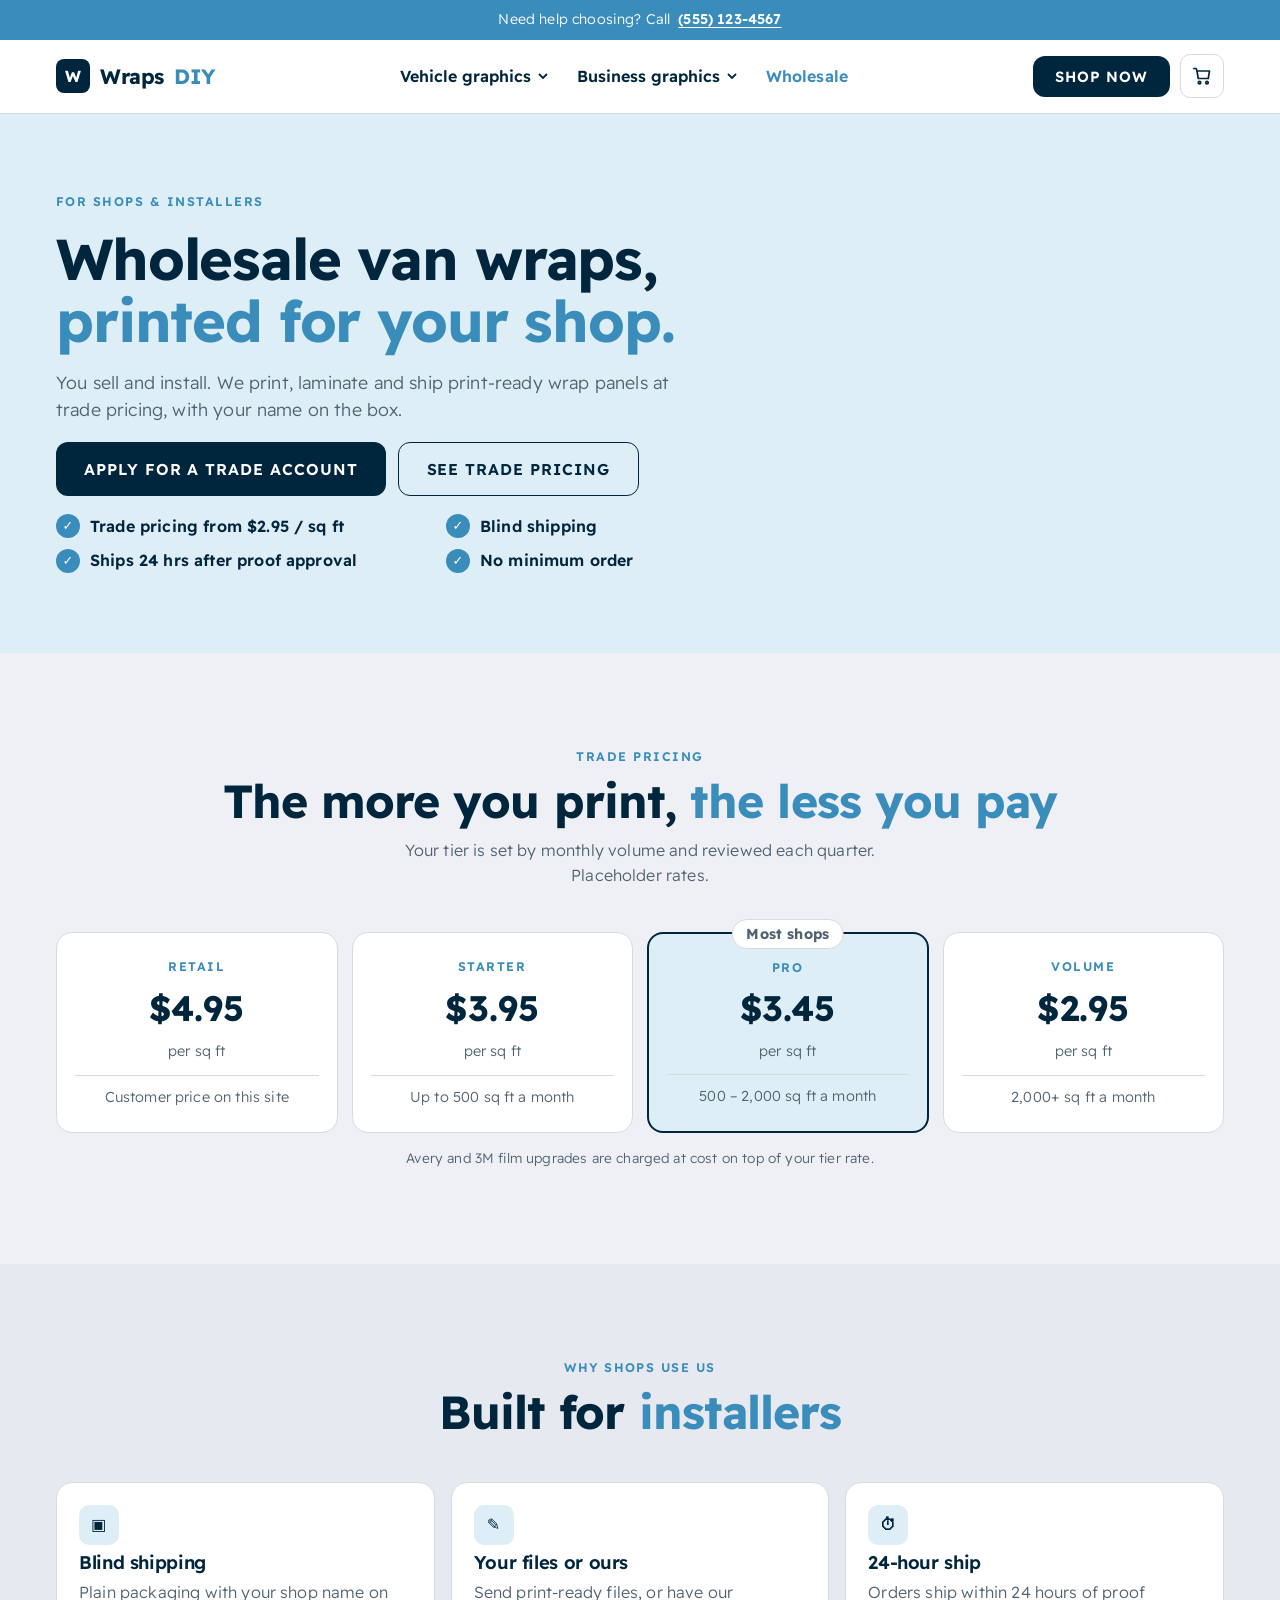
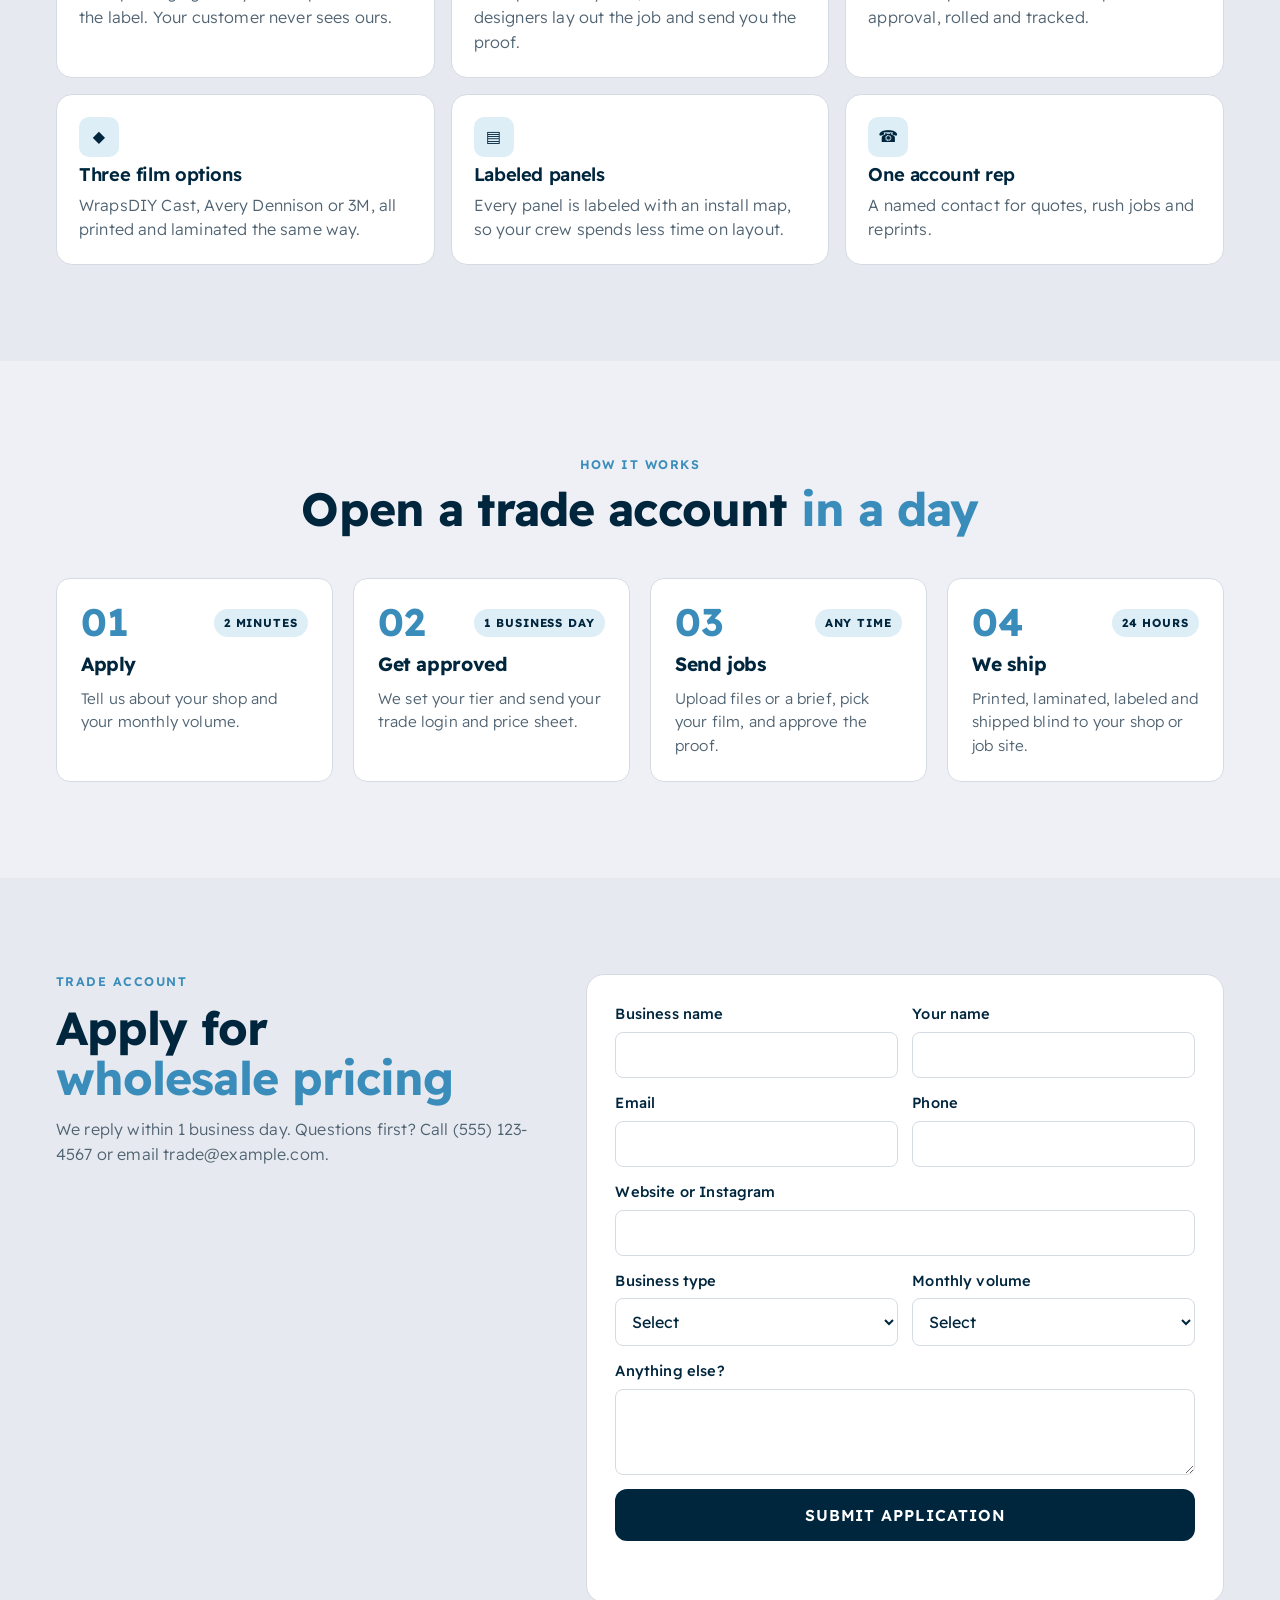
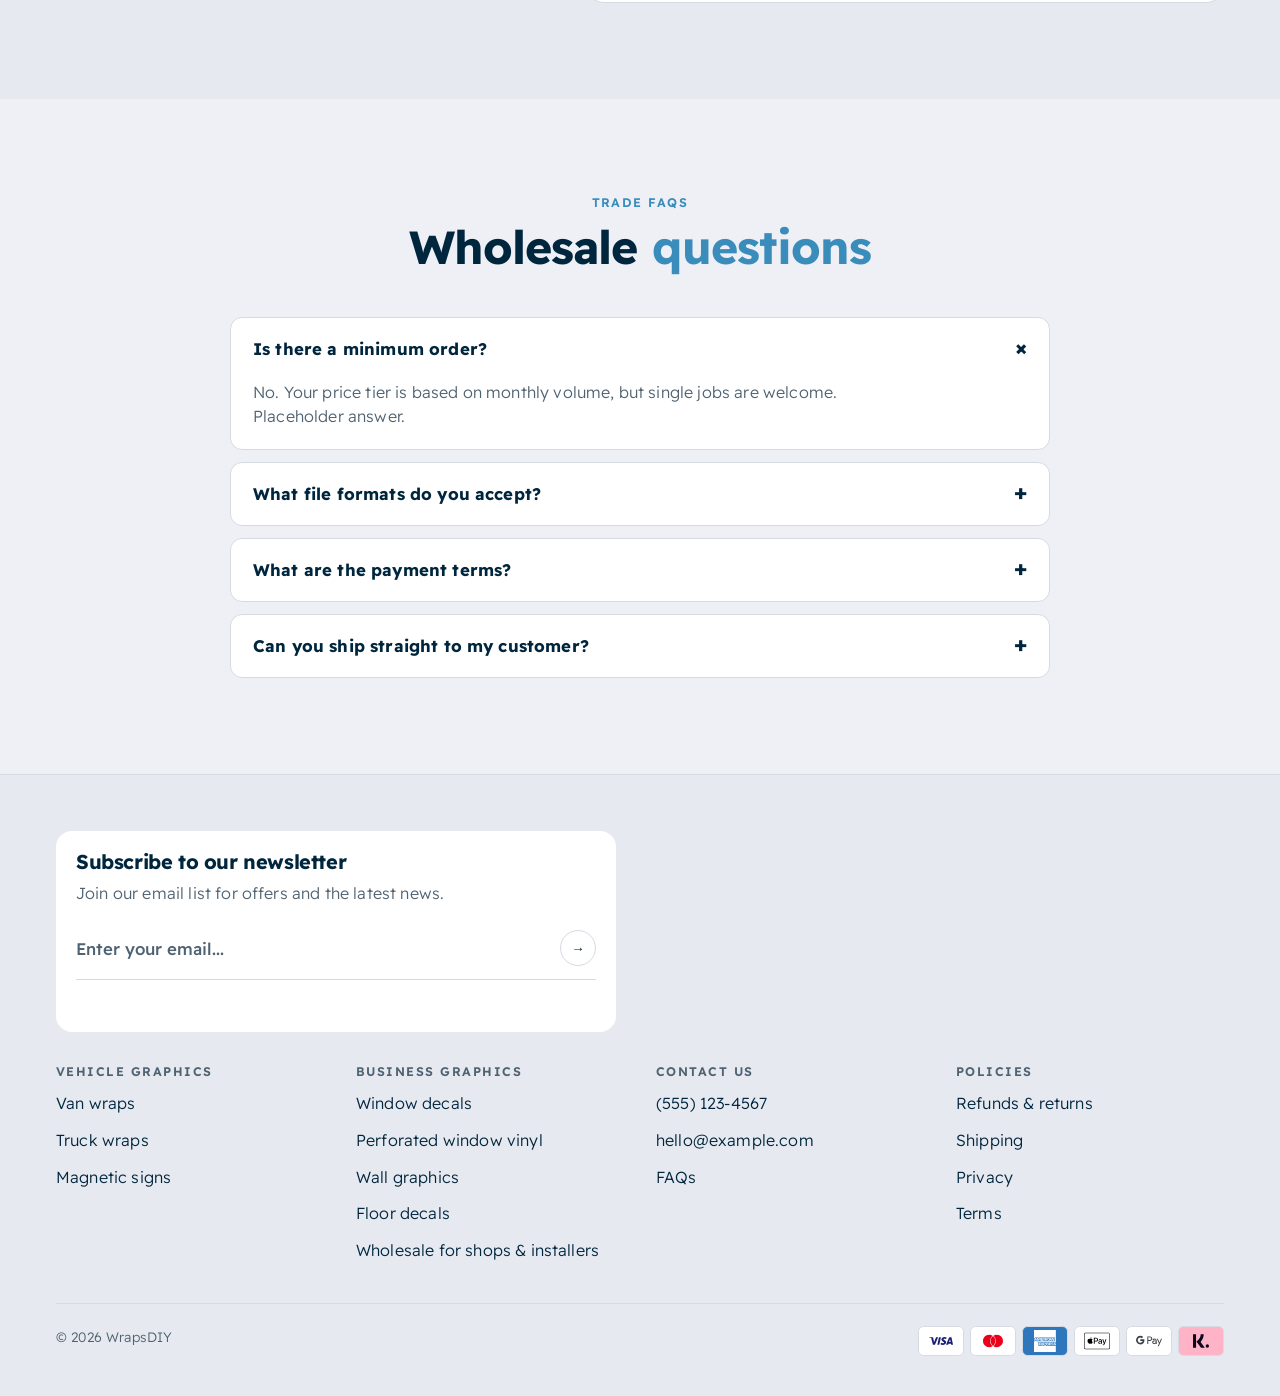
<file: pages/wholesale/index.html>
<!doctype html>
<html lang="en">
<head>
<meta charset="utf-8">
<meta name="viewport" content="width=device-width, initial-scale=1, viewport-fit=cover">
<title>Wholesale Van Wrap Printing for Shops | WrapsDIY</title>
<link rel="canonical" href="https://wrapsdiy.com/pages/wholesale/">
<meta name="description" content="Trade pricing on printed, laminated van wraps for wrap shops, sign shops and installers. Blind shipping, your files or ours, ships 24 hours after approval.">
<meta property="og:type" content="website">
<meta property="og:site_name" content="WrapsDIY">
<meta property="og:title" content="Wholesale Van Wrap Printing for Shops | WrapsDIY">
<meta property="og:description" content="Trade pricing on printed, laminated van wraps for wrap shops, sign shops and installers. Blind shipping, your files or ours, ships 24 hours after approval.">
<meta name="twitter:card" content="summary_large_image">
<link rel="preconnect" href="https://fonts.googleapis.com">
<link rel="preconnect" href="https://fonts.gstatic.com" crossorigin>
<link rel="stylesheet" href="https://fonts.googleapis.com/css2?family=Readex+Pro:wght@300;400;500;600;700&display=swap">
<link rel="stylesheet" href="../../assets/styles.css">
</head>
<body>
<div class="util"><div class="wrap">Need help choosing? Call <b>(555) 123-4567</b></div></div>

<header class="nav">
  <div class="wrap">
    <a class="logo" href="../../"><span class="logo-mark">W</span>Wraps<span class="logo-diy">DIY</span></a>
    <ul>
      <li class="dd"><button class="dd-btn" type="button" aria-expanded="false" aria-haspopup="true" onclick="var l=this.parentNode,o=!l.classList.contains('open');document.querySelectorAll('.nav .dd.open').forEach(function(x){x.classList.remove('open');x.firstElementChild.setAttribute('aria-expanded','false')});l.classList.toggle('open',o);this.setAttribute('aria-expanded',String(o))">Vehicle graphics <svg width="12" height="12" viewBox="0 0 12 12" aria-hidden="true"><path d="M2 4l4 4 4-4" fill="none" stroke="currentColor" stroke-width="1.8"/></svg></button>
        <div class="dd-menu"><a href="../../products/custom-van-wrap/"><b>Van wraps</b><small>Full wrap, half wrap or decals</small></a><a href="../../products/truck-wraps/"><b>Truck wraps</b><small>Pickups and box trucks</small></a><a href="../../products/magnetic-signs/"><b>Magnetic signs</b><small>Cars, trucks and vans</small></a></div></li>
      <li class="dd"><button class="dd-btn" type="button" aria-expanded="false" aria-haspopup="true" onclick="var l=this.parentNode,o=!l.classList.contains('open');document.querySelectorAll('.nav .dd.open').forEach(function(x){x.classList.remove('open');x.firstElementChild.setAttribute('aria-expanded','false')});l.classList.toggle('open',o);this.setAttribute('aria-expanded',String(o))">Business graphics <svg width="12" height="12" viewBox="0 0 12 12" aria-hidden="true"><path d="M2 4l4 4 4-4" fill="none" stroke="currentColor" stroke-width="1.8"/></svg></button>
        <div class="dd-menu"><a href="../../products/window-decals/"><b>Window decals</b><small>Logos, hours and window clings</small></a><a href="../../products/perforated-window-vinyl/"><b>Perforated window vinyl</b><small>See out from inside</small></a><a href="../../products/wall-graphics/"><b>Wall graphics</b><small>Logo walls and murals</small></a><a href="../../products/floor-decals/"><b>Floor decals</b><small>Anti-slip logos and arrows</small></a></div></li>
      <li><a href="../../pages/wholesale/" class="nav-ws">Wholesale</a></li>
    </ul>
    <div class="navr">
      <a class="btn desk-cta" href="../../products/custom-van-wrap/">Shop now</a>
      <button class="cartbtn" id="cartBtn" aria-label="Open cart">
        <svg width="20" height="20" viewBox="0 0 24 24" fill="none" stroke="currentColor" stroke-width="2" stroke-linecap="round" stroke-linejoin="round"><path d="M6 6h15l-1.5 9h-12z"/><path d="M6 6 5 3H2"/><circle cx="9" cy="20" r="1.5"/><circle cx="18" cy="20" r="1.5"/></svg>
        <span class="cartcount" id="cartCount" hidden>0</span>
      </button>
      <button class="burger" id="burger" aria-label="Open menu" aria-expanded="false">
        <svg class="ib" width="20" height="20" viewBox="0 0 20 20" fill="none" stroke="currentColor" stroke-width="2"><path d="M2 5h16M2 10h16M2 15h16"/></svg><svg class="ix" width="20" height="20" viewBox="0 0 20 20" fill="none" stroke="currentColor" stroke-width="2"><path d="M4 4l12 12M16 4L4 16"/></svg>
      </button>
    </div>
  </div>
  <nav class="mobile-menu" id="mobileMenu" hidden>
    <div class="wrap">
      <p class="mm-h">Vehicle graphics</p>
      <a class="item" href="../../products/custom-van-wrap/">Van wraps <span>→</span></a>
      <a class="item" href="../../products/truck-wraps/">Truck wraps <span>→</span></a>
      <a class="item" href="../../products/magnetic-signs/">Magnetic signs <span>→</span></a>
      <p class="mm-h">Business graphics</p>
      <a class="item" href="../../products/window-decals/">Window decals <span>→</span></a>
      <a class="item" href="../../products/perforated-window-vinyl/">Perforated window vinyl <span>→</span></a>
      <a class="item" href="../../products/wall-graphics/">Wall graphics <span>→</span></a>
      <a class="item" href="../../products/floor-decals/">Floor decals <span>→</span></a>
      <p class="mm-h">Help</p>
      <a class="item" href="../../#how">How it works <span>→</span></a>
      <a class="item" href="../../#reviews">Reviews <span>→</span></a>
      <a class="item" href="../../#faq">FAQs <span>→</span></a>
      <a class="item mm-ws" href="../../pages/wholesale/">Wholesale <span>Shops &amp; installers</span></a>
    </div>
  </nav>
</header>

<main id="top">
<div id="wholesaleView">
  <section class="ws-hero" id="wholesale">
    <div class="wrap">
      <div class="ws-hero-copy">
        <span class="eyebrow">For shops &amp; installers</span>
        <h1>Wholesale van wraps, <span>printed for your shop.</span></h1>
        <p>You sell and install. We print, laminate and ship print-ready wrap panels at trade pricing, with your name on the box.</p>
        <div class="ws-actions">
          <a class="btn" href="#wsApply">Apply for a trade account</a>
          <a class="btn btn-ghost" href="#wsPricing">See trade pricing</a>
        </div>
        <ul class="ticks">
          <li>Trade pricing from $2.95 / sq ft</li>
          <li>Blind shipping</li>
          <li>Ships 24 hrs after proof approval</li>
          <li>No minimum order</li>
        </ul>
      </div>
    </div>
  </section>

  <section id="wsPricing">
    <div class="wrap">
      <div class="head">
        <span class="eyebrow">Trade pricing</span>
        <h2>The more you print, <em>the less you pay</em></h2>
        <p>Your tier is set by monthly volume and reviewed each quarter. Placeholder rates.</p>
      </div>
      <div class="ws-tiers">
        <div class="tier"><small>Retail</small><b>$4.95</b><span>per sq ft</span><p>Customer price on this site</p></div>
        <div class="tier"><small>Starter</small><b>$3.95</b><span>per sq ft</span><p>Up to 500 sq ft a month</p></div>
        <div class="tier pop"><span class="fbadge">Most shops</span><small>Pro</small><b>$3.45</b><span>per sq ft</span><p>500 – 2,000 sq ft a month</p></div>
        <div class="tier"><small>Volume</small><b>$2.95</b><span>per sq ft</span><p>2,000+ sq ft a month</p></div>
      </div>
      <p class="compare-note">Avery and 3M film upgrades are charged at cost on top of your tier rate.</p>
    </div>
  </section>

  <section class="band-alt">
    <div class="wrap">
      <div class="head">
        <span class="eyebrow">Why shops use us</span>
        <h2>Built for <em>installers</em></h2>
      </div>
      <div class="ws-grid">
        <div class="ws-card"><span class="ico">▣</span><h3>Blind shipping</h3><p>Plain packaging with your shop name on the label. Your customer never sees ours.</p></div>
        <div class="ws-card"><span class="ico">✎</span><h3>Your files or ours</h3><p>Send print-ready files, or have our designers lay out the job and send you the proof.</p></div>
        <div class="ws-card"><span class="ico">⏱</span><h3>24-hour ship</h3><p>Orders ship within 24 hours of proof approval, rolled and tracked.</p></div>
        <div class="ws-card"><span class="ico">◆</span><h3>Three film options</h3><p>WrapsDIY Cast, Avery Dennison or 3M, all printed and laminated the same way.</p></div>
        <div class="ws-card"><span class="ico">▤</span><h3>Labeled panels</h3><p>Every panel is labeled with an install map, so your crew spends less time on layout.</p></div>
        <div class="ws-card"><span class="ico">☎</span><h3>One account rep</h3><p>A named contact for quotes, rush jobs and reprints.</p></div>
      </div>
    </div>
  </section>

  <section>
    <div class="wrap">
      <div class="head">
        <span class="eyebrow">How it works</span>
        <h2>Open a trade account <em>in a day</em></h2>
      </div>
      <div class="steps">
        <div class="step"><div class="step-top"><span class="step-num">01</span><span class="pill">2 MINUTES</span></div><h3>Apply</h3><p>Tell us about your shop and your monthly volume.</p></div>
        <div class="step"><div class="step-top"><span class="step-num">02</span><span class="pill">1 BUSINESS DAY</span></div><h3>Get approved</h3><p>We set your tier and send your trade login and price sheet.</p></div>
        <div class="step"><div class="step-top"><span class="step-num">03</span><span class="pill">ANY TIME</span></div><h3>Send jobs</h3><p>Upload files or a brief, pick your film, and approve the proof.</p></div>
        <div class="step"><div class="step-top"><span class="step-num">04</span><span class="pill">24 HOURS</span></div><h3>We ship</h3><p>Printed, laminated, labeled and shipped blind to your shop or job site.</p></div>
      </div>
    </div>
  </section>

  <section class="band-alt" id="wsApply">
    <div class="wrap">
      <div class="ws-apply">
        <div class="ws-apply-copy">
          <span class="eyebrow">Trade account</span>
          <h2>Apply for <em>wholesale pricing</em></h2>
          <p>We reply within 1 business day. Questions first? Call (555) 123-4567 or email trade@example.com.</p>
        </div>
        <form class="ws-form" id="wsForm">
          <label for="wsBiz">Business name<input id="wsBiz" type="text" required></label>
          <label for="wsName">Your name<input id="wsName" type="text" required></label>
          <label for="wsEmail">Email<input id="wsEmail" type="email" required></label>
          <label for="wsPhone">Phone<input id="wsPhone" type="tel"></label>
          <label for="wsSite" class="full">Website or Instagram<input id="wsSite" type="text"></label>
          <label for="wsType">Business type<select id="wsType" required><option value="">Select</option><option>Wrap shop</option><option>Sign shop</option><option>Independent installer</option><option>Print shop</option><option>Fleet or dealer</option></select></label>
          <label for="wsVol">Monthly volume<select id="wsVol" required><option value="">Select</option><option>Under 500 sq ft</option><option>500 – 2,000 sq ft</option><option>2,000+ sq ft</option><option>Not sure yet</option></select></label>
          <label for="wsMsg" class="full">Anything else?<textarea id="wsMsg" rows="3"></textarea></label>
          <button class="btn full" type="submit">Submit application</button>
          <p class="ws-msg full" id="wsMsgOut" aria-live="polite"></p>
        </form>
      </div>
    </div>
  </section>

  <section id="wsFaq">
    <div class="wrap">
      <div class="head"><span class="eyebrow">Trade FAQs</span><h2>Wholesale <em>questions</em></h2></div>
      <div class="faq">
        <details open><summary>Is there a minimum order?</summary><div class="ans">No. Your price tier is based on monthly volume, but single jobs are welcome. Placeholder answer.</div></details>
        <details><summary>What file formats do you accept?</summary><div class="ans">Print-ready PDF, AI or EPS with fonts outlined and images at 100 dpi at full size. We check every file before printing. Placeholder answer.</div></details>
        <details><summary>What are the payment terms?</summary><div class="ans">Card at checkout to start. Net 30 terms are available after three months of orders. Placeholder answer.</div></details>
        <details><summary>Can you ship straight to my customer?</summary><div class="ans">Yes. Blind shipping goes to your shop or the job site with your business name on the label.</div></details>
      </div>
    </div>
  </section>
</div>


</main>

<footer>
  <div class="wrap">
    <div class="fgrid">
      <div class="fnews">
        <h3>Subscribe to our newsletter</h3>
        <p>Join our email list for offers and the latest news.</p>
        <form class="news" id="news"><input id="email" aria-label="Email address" type="email" placeholder="Enter your email..." required><button class="nbtn" type="submit" aria-label="Subscribe">→</button></form>
        <p class="news-msg" id="newsMsg" aria-live="polite"></p>
      </div>
      <!--shop--><div><h4>Vehicle graphics</h4><ul><li><a href="../../products/custom-van-wrap/">Van wraps</a></li><li><a href="../../products/truck-wraps/">Truck wraps</a></li><li><a href="../../products/magnetic-signs/">Magnetic signs</a></li></ul></div><div><h4>Business graphics</h4><ul><li><a href="../../products/window-decals/">Window decals</a></li><li><a href="../../products/perforated-window-vinyl/">Perforated window vinyl</a></li><li><a href="../../products/wall-graphics/">Wall graphics</a></li><li><a href="../../products/floor-decals/">Floor decals</a></li><li><a href="../../pages/wholesale/">Wholesale for shops &amp; installers</a></li></ul></div><!--/shop-->
      <div><h4>Contact us</h4><ul><li>(555) 123-4567</li><li>hello@example.com</li><li><a href="../../#faq">FAQs</a></li></ul></div>
      <div><h4>Policies</h4><ul><li><a href="#top">Refunds & returns</a></li><li><a href="#top">Shipping</a></li><li><a href="#top">Privacy</a></li><li><a href="#top">Terms</a></li></ul></div>
    </div>
    <div class="fbottom">
      <span>© 2026 WrapsDIY</span>
      <div class="pay" aria-label="Payment methods we accept"><svg class="pm" viewBox="0 0 46 30" role="img" aria-label="Visa"><title>Visa</title><rect x=".5" y=".5" width="45" height="29" rx="5" fill="#ffffff" stroke="#d5dbe3"/><path transform="translate(11.0 3.0) scale(1.000)" fill="#1A1F71" d="M9.112 8.262L5.97 15.758H3.92L2.374 9.775c-.094-.368-.175-.503-.461-.658C1.447 8.864.677 8.627 0 8.479l.046-.217h3.3a.904.904 0 01.894.764l.817 4.338 2.018-5.102zm8.033 5.049c.008-1.979-2.736-2.088-2.717-2.972.006-.269.262-.555.822-.628a3.66 3.66 0 011.913.336l.34-1.59a5.207 5.207 0 00-1.814-.333c-1.917 0-3.266 1.02-3.278 2.479-.012 1.079.963 1.68 1.698 2.04.756.367 1.01.603 1.006.931-.005.504-.602.725-1.16.734-.975.015-1.54-.263-1.992-.473l-.351 1.642c.453.208 1.289.39 2.156.398 2.037 0 3.37-1.006 3.377-2.564m5.061 2.447H24l-1.565-7.496h-1.656a.883.883 0 00-.826.55l-2.909 6.946h2.036l.405-1.12h2.488zm-2.163-2.656l1.02-2.815.588 2.815zm-8.16-4.84l-1.603 7.496H8.34l1.605-7.496z"/></svg><svg class="pm" viewBox="0 0 46 30" role="img" aria-label="Mastercard"><title>Mastercard</title><rect x=".5" y=".5" width="45" height="29" rx="5" fill="#ffffff" stroke="#d5dbe3"/><path transform="translate(13.0 5.0) scale(0.833)" fill="#EB001B" d="M11.343 18.031c.058.049.12.098.181.146-1.177.783-2.59 1.238-4.107 1.238C3.32 19.416 0 16.096 0 12c0-4.095 3.32-7.416 7.416-7.416 1.518 0 2.931.456 4.105 1.238-.06.051-.12.098-.165.15C9.6 7.489 8.595 9.688 8.595 12c0 2.311 1.001 4.51 2.748 6.031zm5.241-13.447c-1.52 0-2.931.456-4.105 1.238.06.051.12.098.165.15C14.4 7.489 15.405 9.688 15.405 12c0 2.31-1.001 4.507-2.748 6.031-.058.049-.12.098-.181.146 1.177.783 2.588 1.238 4.107 1.238C20.68 19.416 24 16.096 24 12c0-4.094-3.32-7.416-7.416-7.416zM12 6.174c-.096.075-.189.15-.28.231C10.156 7.764 9.169 9.765 9.169 12c0 2.236.987 4.236 2.551 5.595.09.08.185.158.28.232.096-.074.189-.152.28-.232 1.563-1.359 2.551-3.359 2.551-5.595 0-2.235-.987-4.236-2.551-5.595-.09-.08-.184-.156-.28-.231z"/></svg><svg class="pm" viewBox="0 0 46 30" role="img" aria-label="American Express"><title>American Express</title><rect x=".5" y=".5" width="45" height="29" rx="5" fill="#2E77BC" stroke="#d5dbe3"/><path transform="translate(12.0 4.0) scale(0.917)" fill="#ffffff" d="M16.015 14.378c0-.32-.135-.496-.344-.622-.21-.12-.464-.135-.81-.135h-1.543v2.82h.675v-1.027h.72c.24 0 .39.024.478.125.12.13.104.38.104.55v.35h.66v-.555c-.002-.25-.017-.376-.108-.516-.06-.08-.18-.18-.33-.234l.02-.008c.18-.072.48-.297.48-.747zm-.87.407l-.028-.002c-.09.053-.195.058-.33.058h-.81v-.63h.824c.12 0 .24 0 .33.05.098.048.156.147.15.255 0 .12-.045.215-.134.27zM20.297 15.837H19v.6h1.304c.676 0 1.05-.278 1.05-.884 0-.28-.066-.448-.187-.582-.153-.133-.392-.193-.73-.207l-.376-.015c-.104 0-.18 0-.255-.03-.09-.03-.15-.105-.15-.21 0-.09.017-.166.09-.21.083-.046.177-.066.272-.06h1.23v-.602h-1.35c-.704 0-.958.437-.958.84 0 .9.776.855 1.407.87.104 0 .18.015.225.06.046.03.082.106.082.18 0 .077-.035.15-.08.18-.06.053-.15.07-.277.07zM0 0v10.096L.81 8.22h1.75l.225.464V8.22h2.043l.45 1.02.437-1.013h6.502c.295 0 .56.057.756.236v-.23h1.787v.23c.307-.17.686-.23 1.12-.23h2.606l.24.466v-.466h1.918l.254.465v-.466h1.858v3.948H20.87l-.36-.6v.585h-2.353l-.256-.63h-.583l-.27.614h-1.213c-.48 0-.84-.104-1.08-.24v.24h-2.89v-.884c0-.12-.03-.12-.105-.135h-.105v1.036H6.067v-.48l-.21.48H4.69l-.202-.48v.465H2.235l-.256-.624H1.4l-.256.624H0V24h23.786v-7.108c-.27.135-.613.18-.973.18H21.09v-.255c-.21.165-.57.255-.914.255H14.71v-.9c0-.12-.018-.12-.12-.12h-.075v1.022h-1.8v-1.066c-.298.136-.643.15-.928.136h-.214v.915h-2.18l-.54-.617-.57.6H4.742v-3.93h3.61l.518.602.554-.6h2.412c.28 0 .74.03.942.225v-.24h2.177c.202 0 .644.045.903.225v-.24h3.265v.24c.163-.164.508-.24.803-.24h1.89v.24c.194-.15.464-.24.84-.24h1.176V0H0zM21.156 14.955c.004.005.006.012.01.016.01.01.024.01.032.02l-.042-.035zM23.828 13.082h.065v.555h-.065zM23.865 15.03v-.005c-.03-.025-.046-.048-.075-.07-.15-.153-.39-.215-.764-.225l-.36-.012c-.12 0-.194-.007-.27-.03-.09-.03-.15-.105-.15-.21 0-.09.03-.16.09-.204.076-.045.15-.05.27-.05h1.223v-.588h-1.283c-.69 0-.96.437-.96.84 0 .9.78.855 1.41.87.104 0 .18.015.224.06.046.03.076.106.076.18 0 .07-.034.138-.09.18-.045.056-.136.07-.27.07h-1.288v.605h1.287c.42 0 .734-.118.9-.36h.03c.09-.134.135-.3.135-.523 0-.24-.045-.39-.135-.526zM18.597 14.208v-.583h-2.235V16.458h2.235v-.585h-1.57v-.57h1.533v-.584h-1.532v-.51M13.51 8.787h.685V11.6h-.684zM13.126 9.543l-.007.006c0-.314-.13-.5-.34-.624-.217-.125-.47-.135-.81-.135H10.43v2.82h.674v-1.034h.72c.24 0 .39.03.487.12.122.136.107.378.107.548v.354h.677v-.553c0-.25-.016-.375-.11-.516-.09-.107-.202-.19-.33-.237.172-.07.472-.3.472-.75zm-.855.396h-.015c-.09.054-.195.056-.33.056H11.1v-.623h.825c.12 0 .24.004.33.05.09.04.15.128.15.25s-.047.22-.134.266zM15.92 9.373h.632v-.6h-.644c-.464 0-.804.105-1.02.33-.286.3-.362.69-.362 1.11 0 .512.123.833.36 1.074.232.238.645.31.97.31h.78l.255-.627h1.39l.262.627h1.36v-2.11l1.272 2.11h.95l.002.002V8.786h-.684v1.963l-1.18-1.96h-1.02V11.4L18.11 8.744h-1.004l-.943 2.22h-.3c-.177 0-.362-.03-.468-.134-.125-.15-.186-.36-.186-.662 0-.285.08-.51.194-.63.133-.135.272-.165.516-.165zm1.668-.108l.464 1.118v.002h-.93l.466-1.12zM2.38 10.97l.254.628H4V9.393l.972 2.205h.584l.973-2.202.015 2.202h.69v-2.81H6.118l-.807 1.904-.876-1.905H3.343v2.663L2.205 8.787h-.997L.01 11.597h.72l.26-.626h1.39zm-.688-1.705l.46 1.118-.003.002h-.915l.457-1.12zM11.856 13.62H9.714l-.85.923-.825-.922H5.346v2.82H8l.855-.932.824.93h1.302v-.94h.838c.6 0 1.17-.164 1.17-.945l-.006-.003c0-.78-.598-.93-1.128-.93zM7.67 15.853l-.014-.002H6.02v-.557h1.47v-.574H6.02v-.51H7.7l.733.82-.764.824zm2.642.33l-1.03-1.147 1.03-1.108v2.253zm1.553-1.258h-.885v-.717h.885c.24 0 .42.098.42.344 0 .243-.15.372-.42.372zM9.967 9.373v-.586H7.73V11.6h2.237v-.58H8.4v-.564h1.527V9.88H8.4v-.507"/></svg><svg class="pm" viewBox="0 0 46 30" role="img" aria-label="Apple Pay"><title>Apple Pay</title><rect x=".5" y=".5" width="45" height="29" rx="5" fill="#ffffff" stroke="#d5dbe3"/><path transform="translate(10.0 2.0) scale(1.083)" fill="#000000" d="M2.15 4.318a42.16 42.16 0 0 0-.454.003c-.15.005-.303.013-.452.04a1.44 1.44 0 0 0-1.06.772c-.07.138-.114.278-.14.43-.028.148-.037.3-.04.45A10.2 10.2 0 0 0 0 6.222v11.557c0 .07.002.138.003.207.004.15.013.303.04.452.027.15.072.291.142.429a1.436 1.436 0 0 0 .63.63c.138.07.278.115.43.142.148.027.3.036.45.04l.208.003h20.194l.207-.003c.15-.004.303-.013.452-.04.15-.027.291-.071.428-.141a1.432 1.432 0 0 0 .631-.631c.07-.138.115-.278.141-.43.027-.148.036-.3.04-.45.002-.07.003-.138.003-.208l.001-.246V6.221c0-.07-.002-.138-.004-.207a2.995 2.995 0 0 0-.04-.452 1.446 1.446 0 0 0-1.2-1.201 3.022 3.022 0 0 0-.452-.04 10.448 10.448 0 0 0-.453-.003zm0 .512h19.942c.066 0 .131.002.197.003.115.004.25.01.375.032.109.02.2.05.287.094a.927.927 0 0 1 .407.407.997.997 0 0 1 .094.288c.022.123.028.258.031.374.002.065.003.13.003.197v11.552c0 .065 0 .13-.003.196-.003.115-.009.25-.032.375a.927.927 0 0 1-.5.693 1.002 1.002 0 0 1-.286.094 2.598 2.598 0 0 1-.373.032l-.2.003H1.906c-.066 0-.133-.002-.196-.003a2.61 2.61 0 0 1-.375-.032c-.109-.02-.2-.05-.288-.094a.918.918 0 0 1-.406-.407 1.006 1.006 0 0 1-.094-.288 2.531 2.531 0 0 1-.032-.373 9.588 9.588 0 0 1-.002-.197V6.224c0-.065 0-.131.002-.197.004-.114.01-.248.032-.375.02-.108.05-.199.094-.287a.925.925 0 0 1 .407-.406 1.03 1.03 0 0 1 .287-.094c.125-.022.26-.029.375-.032.065-.002.131-.002.196-.003zm4.71 3.7c-.3.016-.668.199-.88.456-.191.22-.36.58-.316.918.338.03.675-.169.888-.418.205-.258.345-.603.308-.955zm2.207.42v5.493h.852v-1.877h1.18c1.078 0 1.835-.739 1.835-1.812 0-1.07-.742-1.805-1.808-1.805zm.852.719h.982c.739 0 1.161.396 1.161 1.089 0 .692-.422 1.092-1.164 1.092h-.979zm-3.154.3c-.45.01-.83.28-1.05.28-.235 0-.593-.264-.981-.257a1.446 1.446 0 0 0-1.23.747c-.527.908-.139 2.255.374 2.995.249.366.549.769.944.754.373-.014.52-.242.973-.242.454 0 .586.242.98.235.41-.007.667-.366.915-.733.286-.417.403-.82.41-.841-.007-.008-.79-.308-.797-1.209-.008-.754.615-1.113.644-1.135-.352-.52-.9-.578-1.09-.593a1.123 1.123 0 0 0-.092-.002zm8.204.397c-.99 0-1.606.533-1.652 1.256h.777c.072-.358.369-.586.845-.586.502 0 .803.266.803.711v.309l-1.097.064c-.951.054-1.488.484-1.488 1.184 0 .72.548 1.207 1.332 1.207.526 0 1.032-.281 1.264-.727h.019v.659h.788v-2.76c0-.803-.62-1.317-1.591-1.317zm1.94.072l1.446 4.009c0 .003-.073.24-.073.247-.125.41-.33.571-.711.571-.069 0-.206 0-.267-.015v.666c.06.011.267.019.335.019.83 0 1.226-.312 1.568-1.283l1.5-4.214h-.868l-1.012 3.259h-.015l-1.013-3.26zm-1.167 2.189v.316c0 .521-.45.917-1.024.917-.442 0-.731-.228-.731-.579 0-.342.278-.56.769-.593z"/></svg><svg class="pm" viewBox="0 0 46 30" role="img" aria-label="Google Pay"><title>Google Pay</title><rect x=".5" y=".5" width="45" height="29" rx="5" fill="#ffffff" stroke="#d5dbe3"/><path transform="translate(10.0 2.0) scale(1.083)" fill="#3C4043" d="M3.963 7.235A3.963 3.963 0 00.422 9.419a3.963 3.963 0 000 3.559 3.963 3.963 0 003.541 2.184c1.07 0 1.97-.352 2.627-.957.748-.69 1.18-1.71 1.18-2.916a4.722 4.722 0 00-.07-.806H3.964v1.526h2.14a1.835 1.835 0 01-.79 1.205c-.356.241-.814.379-1.35.379-1.034 0-1.911-.697-2.225-1.636a2.375 2.375 0 010-1.517c.314-.94 1.191-1.636 2.225-1.636a2.152 2.152 0 011.52.594l1.132-1.13a3.808 3.808 0 00-2.652-1.033zm6.501.55v6.9h.886V11.89h1.465c.603 0 1.11-.196 1.522-.588a1.911 1.911 0 00.635-1.464 1.92 1.92 0 00-.635-1.456 2.125 2.125 0 00-1.522-.598zm2.427.85a1.156 1.156 0 01.823.365 1.176 1.176 0 010 1.686 1.171 1.171 0 01-.877.357H11.35V8.635h1.487a1.156 1.156 0 01.054 0zm4.124 1.175c-.842 0-1.477.308-1.907.925l.781.491c.288-.417.68-.626 1.175-.626a1.255 1.255 0 01.856.323 1.009 1.009 0 01.366.785v.202c-.34-.193-.774-.289-1.3-.289-.617 0-1.11.145-1.479.434-.37.288-.554.677-.554 1.165a1.476 1.476 0 00.525 1.156c.35.308.785.463 1.305.463.61 0 1.098-.27 1.465-.81h.038v.655h.848v-2.909c0-.61-.19-1.09-.568-1.44-.38-.35-.896-.525-1.551-.525zm2.263.154l1.946 4.422-1.098 2.38h.915L24 9.963h-.965l-1.368 3.391h-.02l-1.406-3.39zm-2.146 2.368c.494 0 .88.11 1.156.33 0 .372-.147.696-.44.973a1.413 1.413 0 01-.997.414 1.081 1.081 0 01-.69-.232.708.708 0 01-.293-.578c0-.257.12-.47.363-.647.24-.173.54-.26.9-.26Z"/></svg><svg class="pm" viewBox="0 0 46 30" role="img" aria-label="Klarna"><title>Klarna</title><rect x=".5" y=".5" width="45" height="29" rx="5" fill="#FFB3C7" stroke="#d5dbe3"/><path transform="translate(15.0 7.0) scale(0.667)" fill="#0B051D" d="M4.592 2v20H0V2h4.592zm11.46 0c0 4.194-1.583 8.105-4.415 11.068l-.278.283L17.702 22h-5.668l-6.893-9.4 1.779-1.332c2.858-2.14 4.535-5.378 4.637-8.924L11.562 2h4.49zM21.5 17a2.5 2.5 0 110 5 2.5 2.5 0 010-5z"/></svg></div>
    </div>
  </div>
</footer>


<div class="scrim" id="scrim" hidden></div>
<aside class="drawer" id="drawer" aria-label="Your cart" hidden>
  <div class="dhead"><h2>Your cart</h2><button class="dclose" id="dclose" aria-label="Close cart">✕</button></div>
  <div class="citems" id="citems"></div>
  <div class="ctotal"><span>Subtotal</span><span id="ctotal">$0.00</span></div>
  <button class="btn" id="checkout">Checkout</button>
  <p class="cmsg" id="cmsg" aria-live="polite"></p>
</aside>
<script>
var $ = function(id){ return document.getElementById(id); };
function fmt(n){ return "$" + n.toLocaleString("en-US", {minimumFractionDigits:2, maximumFractionDigits:2}); }
// Placeholder van illustration (generic side profile)
function van(color, label, opts){
  opts = opts || {};
  var bg = opts.bg || "transparent";
  if (opts.car) {
    return '<svg viewBox="0 0 400 220" xmlns="http://www.w3.org/2000/svg" role="img" aria-label="Placeholder car with door sign">'
      + '<rect width="400" height="220" fill="'+bg+'"/>'
      + '<path d="M40 150 L60 110 Q70 92 95 90 L150 88 L190 60 Q200 54 215 54 L290 54 Q305 54 315 66 L340 100 Q365 104 368 125 L370 150 Z" fill="#e9eef2" stroke="#9fb0bd" stroke-width="2"/>'
      + '<path d="M198 66 L224 66 L224 98 L170 98 Z M232 66 L290 66 Q300 66 306 74 L326 98 L232 98 Z" fill="#9fc3db"/>'
      + '<rect x="150" y="106" width="120" height="38" rx="6" fill="'+color+'"/>'
      + '<text x="210" y="131" font-family="Archivo,Arial" font-weight="800" font-size="15" fill="#fff" text-anchor="middle">'+label+'</text>'
      + '<circle cx="110" cy="152" r="26" fill="#22303b"/><circle cx="110" cy="152" r="11" fill="#c5d0d8"/>'
      + '<circle cx="310" cy="152" r="26" fill="#22303b"/><circle cx="310" cy="152" r="11" fill="#c5d0d8"/></svg>';
  }
  var long = opts.long ? 1 : 0, w = long ? 360 : 300, x0 = (400 - w) / 2;
  var body = opts.wrap ? color : "#eef2f5", panel = opts.wrap ? "rgba(255,255,255,.16)" : color;
  return '<svg viewBox="0 0 400 220" xmlns="http://www.w3.org/2000/svg" role="img" aria-label="Placeholder van with side sign">'
    + '<rect width="400" height="220" fill="'+bg+'"/>'
    + '<path d="M'+x0+' 165 L'+x0+' 50 Q'+x0+' 38 '+(x0+12)+' 38 L'+(x0+w-70)+' 38 Q'+(x0+w-55)+' 38 '+(x0+w-45)+' 52 L'+(x0+w-8)+' 105 Q'+(x0+w)+' 115 '+(x0+w)+' 128 L'+(x0+w)+' 165 Z" fill="'+body+'" stroke="#9fb0bd" stroke-width="2"/>'
    + '<path d="M'+(x0+w-62)+' 50 L'+(x0+w-46)+' 50 L'+(x0+w-14)+' 100 L'+(x0+w-62)+' 100 Z" fill="#9fc3db"/>'
    + (opts.wrap ? '<path d="M'+x0+' 150 Q'+(x0+w*0.45)+' 120 '+(x0+w)+' 140 L'+(x0+w)+' 165 L'+x0+' 165 Z" fill="#ffffff" fill-opacity=".22"/>' : '')
    + '<rect x="'+(x0+16)+'" y="60" width="'+(w-96)+'" height="78" rx="8" fill="'+panel+'"/>'
    + '<text x="'+(x0+16+(w-96)/2)+'" y="96" font-family="Archivo,Arial" font-weight="900" font-size="20" fill="#fff" text-anchor="middle">'+label+'</text>'
    + '<text x="'+(x0+16+(w-96)/2)+'" y="120" font-family="Figtree,Arial" font-weight="600" font-size="12" fill="#fff" fill-opacity=".85" text-anchor="middle">(555) 123-4567 · yourbrand.com</text>'
    + '<circle cx="'+(x0+58)+'" cy="166" r="24" fill="#22303b"/><circle cx="'+(x0+58)+'" cy="166" r="10" fill="#c5d0d8"/>'
    + '<circle cx="'+(x0+w-58)+'" cy="166" r="24" fill="#22303b"/><circle cx="'+(x0+w-58)+'" cy="166" r="10" fill="#c5d0d8"/></svg>';
}
// Mobile menu
var burger = document.getElementById("burger"), menu = document.getElementById("mobileMenu");
burger.addEventListener("click", function(){
  menu.hidden = !menu.hidden;
  burger.setAttribute("aria-expanded", String(!menu.hidden));
});
menu.addEventListener("click", function(e){ if (e.target.closest("a")) { menu.hidden = true; burger.setAttribute("aria-expanded","false"); }});

// Cart
var cart = [];
try { cart = JSON.parse(localStorage.getItem("wrapsdiy-cart") || "[]"); } catch (e) { cart = []; }
function saveCart(){ try { localStorage.setItem("wrapsdiy-cart", JSON.stringify(cart)); } catch (e) {} }
function renderCart(){
  var n = cart.length;
  $("cartCount").hidden = n === 0; $("cartCount").textContent = n;
  $("citems").innerHTML = n ? cart.map(function(it,i){
    return '<div class="citem"><div class="th">'+it.img+'</div><div><b>'+it.title+'</b><small>'+it.detail+'</small><button class="rm" data-i="'+i+'">Remove</button></div><span class="cp">'+fmt(it.price)+'</span></div>';
  }).join("") : '<p class="cempty">Your cart is empty.</p>';
  $("citems").querySelectorAll(".rm").forEach(function(b){ b.addEventListener("click", function(){ cart.splice(+b.dataset.i, 1); renderCart(); }); });
  $("ctotal").textContent = fmt(cart.reduce(function(a,it){ return a + it.price; }, 0));
  $("checkout").disabled = n === 0;
  $("cmsg").textContent = "";
  saveCart();
}
function openCart(){ $("drawer").hidden = false; $("scrim").hidden = false; $("dclose").focus(); }
function closeCart(){ $("drawer").hidden = true; $("scrim").hidden = true; }
$("cartBtn").addEventListener("click", openCart);
$("dclose").addEventListener("click", closeCart);
$("scrim").addEventListener("click", closeCart);
document.addEventListener("keydown", function(e){ if (e.key === "Escape") closeCart(); });
$("checkout").addEventListener("click", function(){ $("cmsg").textContent = "Demo store: checkout is not connected."; });
if ($("atcBtn")) $("atcBtn").addEventListener("click", function(){
  var s = SIDES.filter(function(x){return x.id===pv.side;})[0];
  var mt = MATS.filter(function(x){return x.id===pv.mat;})[0];
  cart.push({title:"Custom van wrap", detail: pv.make+" "+pv.model+" · "+pv.year+" · "+pv.wb+" · "+s.name+" · "+mt.name, price: sidePrice(pv.side) + matAdd(pv.mat), img: van("#0f5f8f","LOGO",{long:size()==="l",wrap:true})});
  if ($("bonnet").checked) cart.push({title:"Pro install toolkit", detail:"Add-on, 20% off", price:39.99, img:'<svg viewBox="0 0 64 64"><circle cx="32" cy="32" r="22" fill="#0d4a73"/><text x="32" y="37" font-family="Archivo,Arial" font-weight="900" font-size="13" fill="#ffc629" text-anchor="middle">LOGO</text></svg>'});
  renderCart(); openCart();
});
renderCart();

// Wholesale application (demo only)
$("wsForm").addEventListener("submit", function(e){
  e.preventDefault();
  $("wsMsgOut").textContent = "Thanks, " + ($("wsName").value || "there") + ". This is a demo form, so nothing was sent.";
  e.target.reset();
});

// Newsletter (demo only)
document.getElementById("news").addEventListener("submit", function(e){
  e.preventDefault();
  document.getElementById("newsMsg").textContent = "Thanks. This is a demo form, so nothing was sent.";
  e.target.reset();
});

</script>
</body>
</html>
</file>
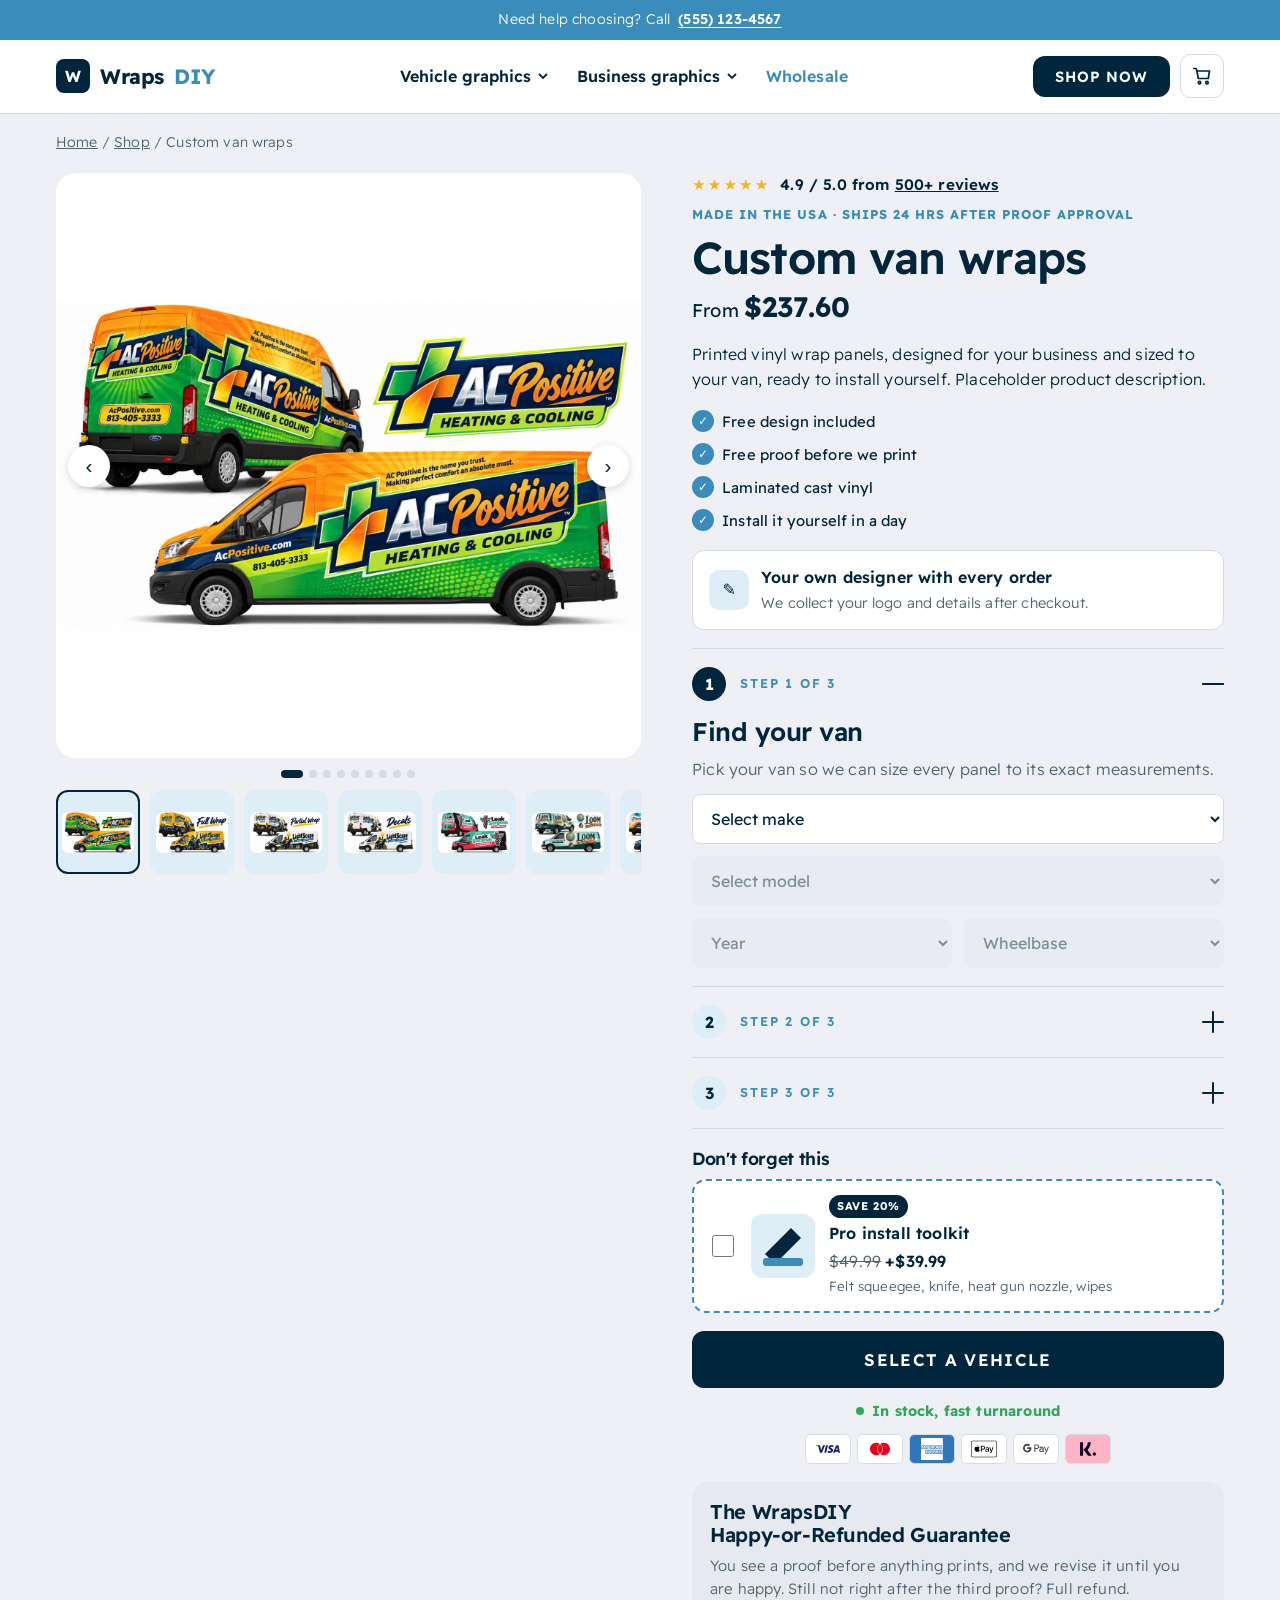
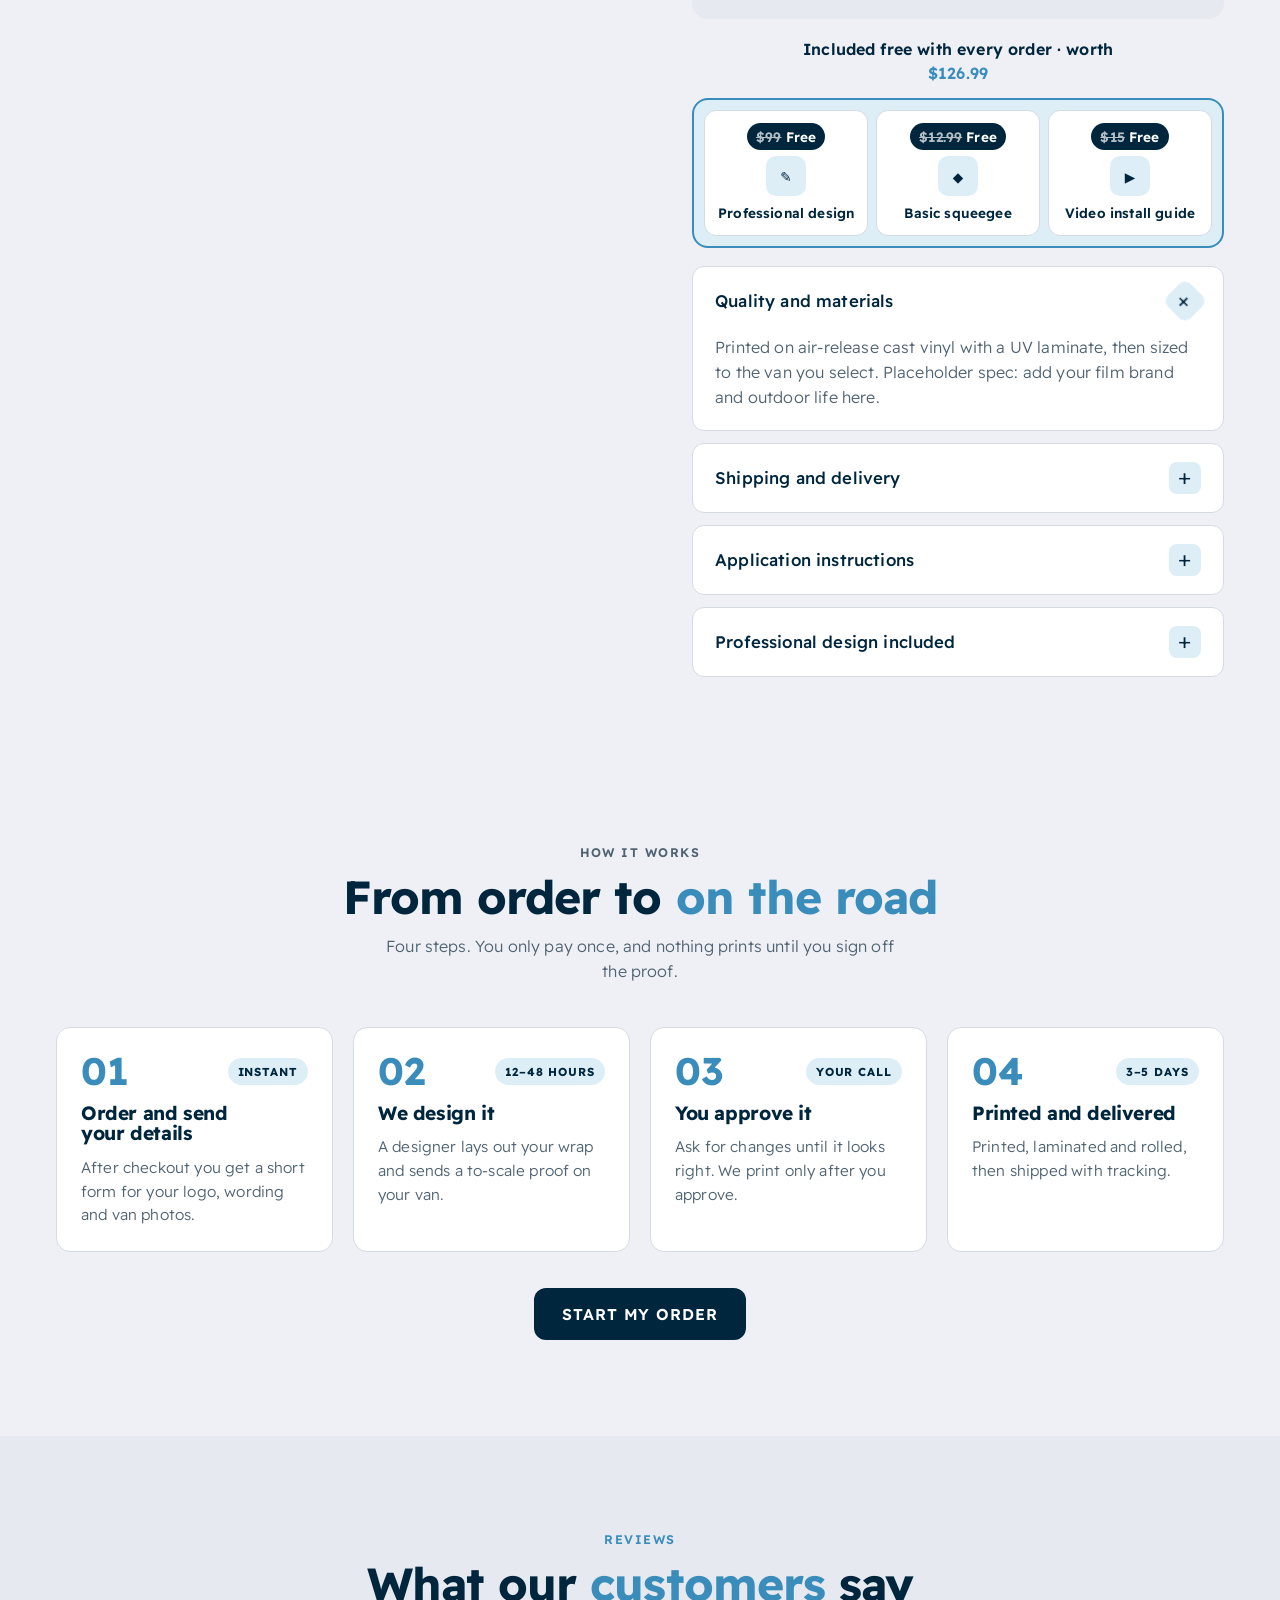
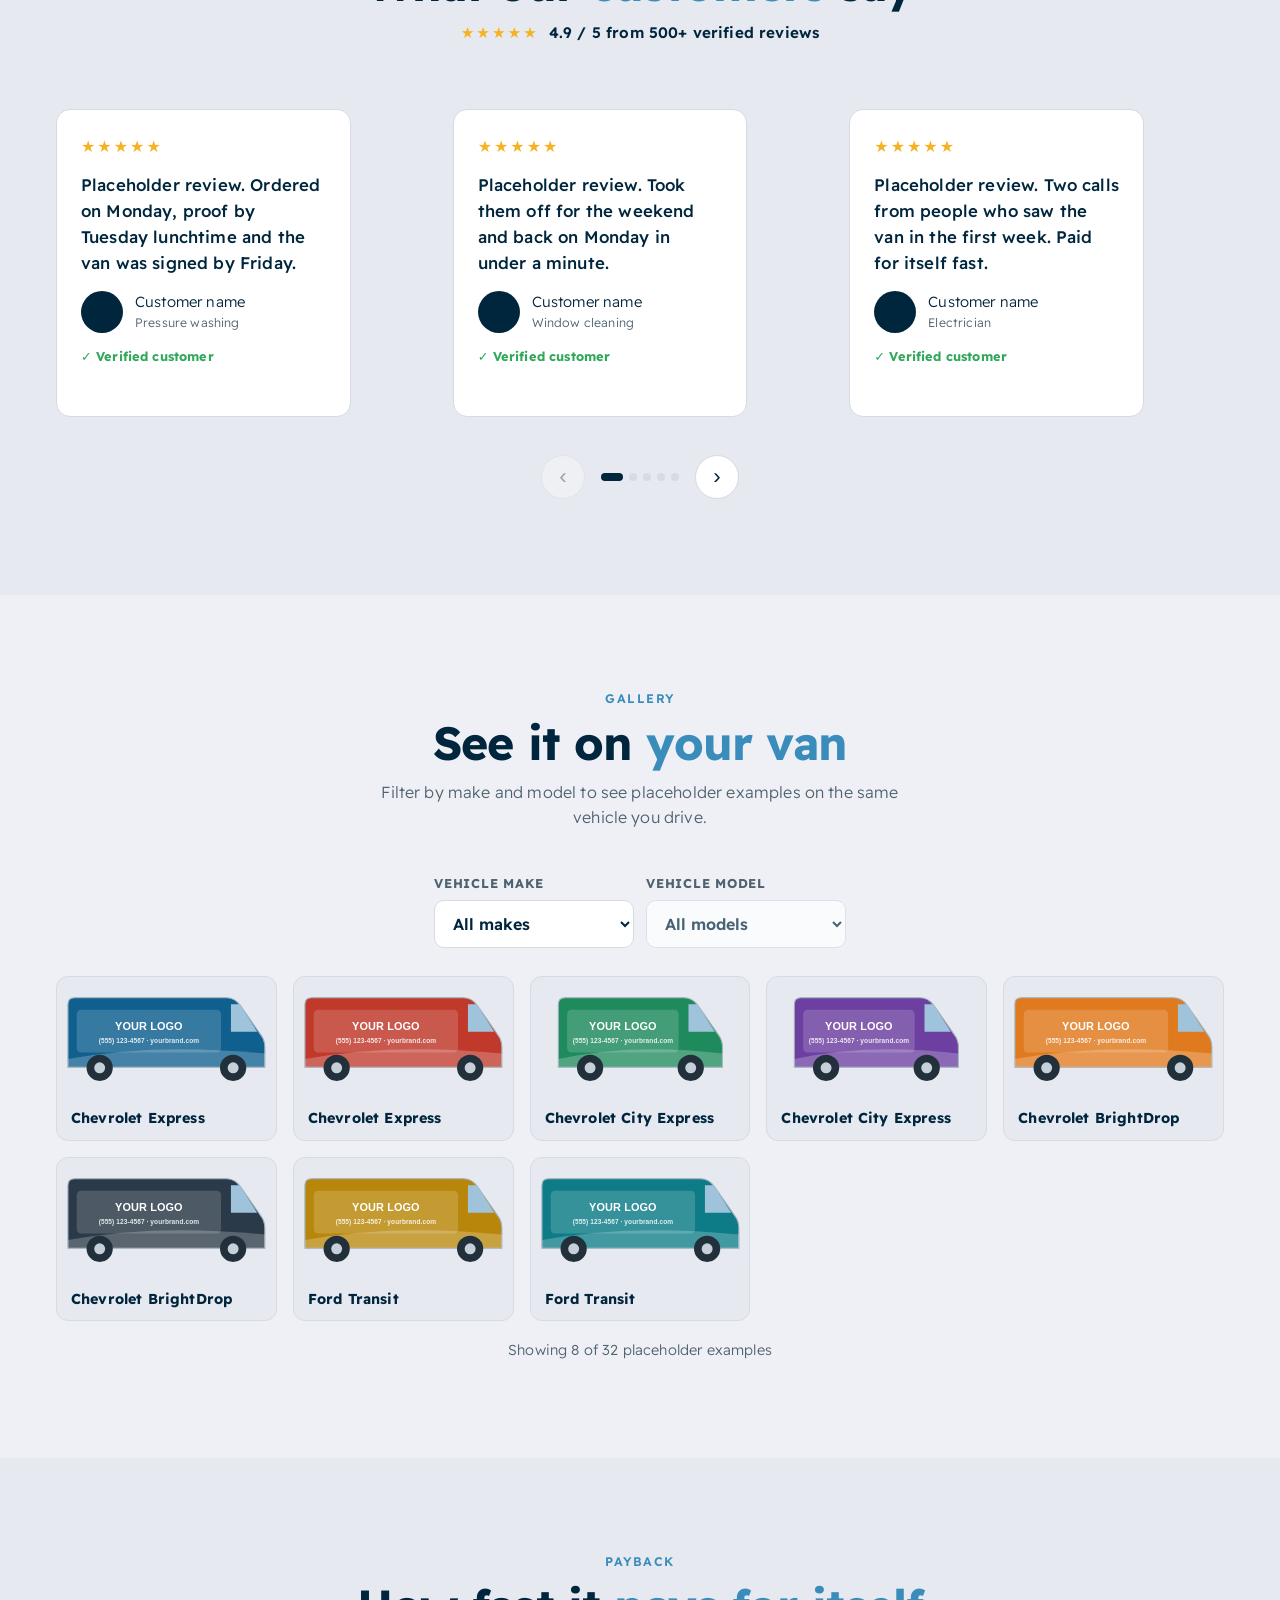
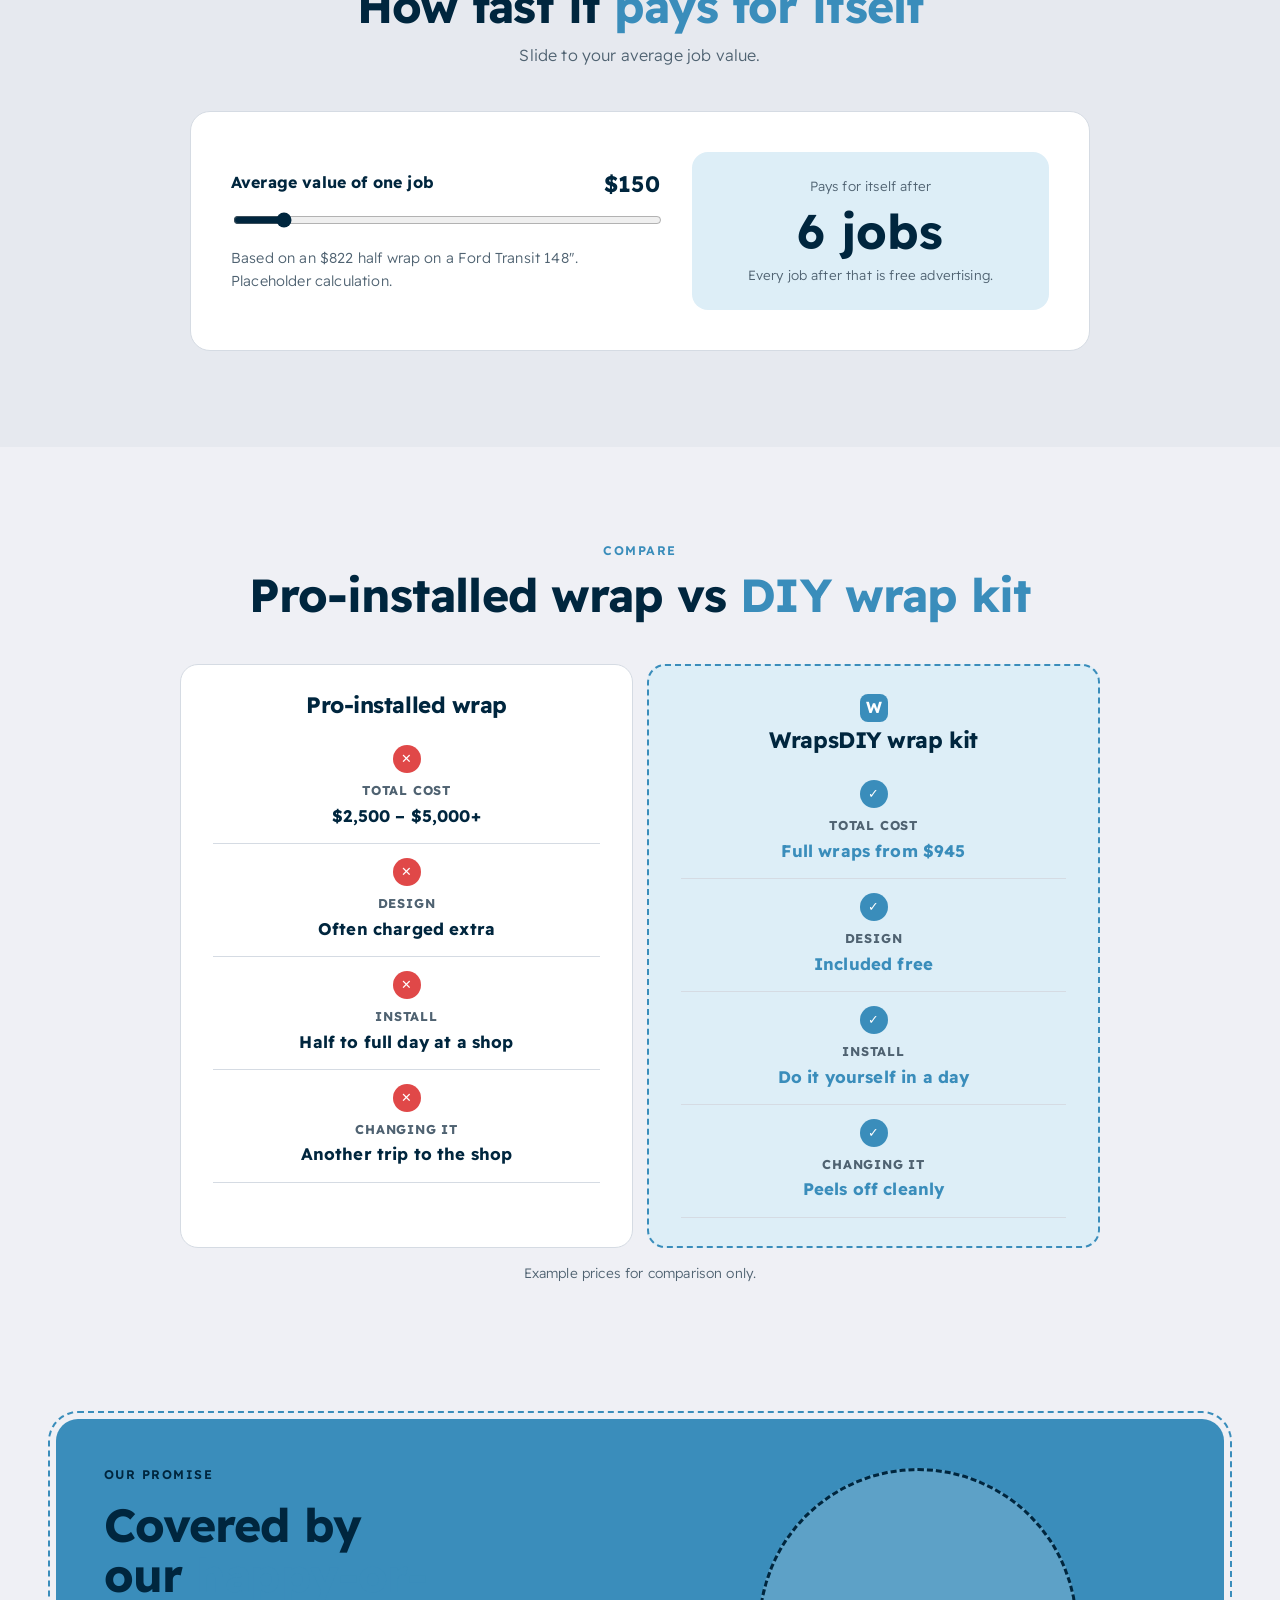
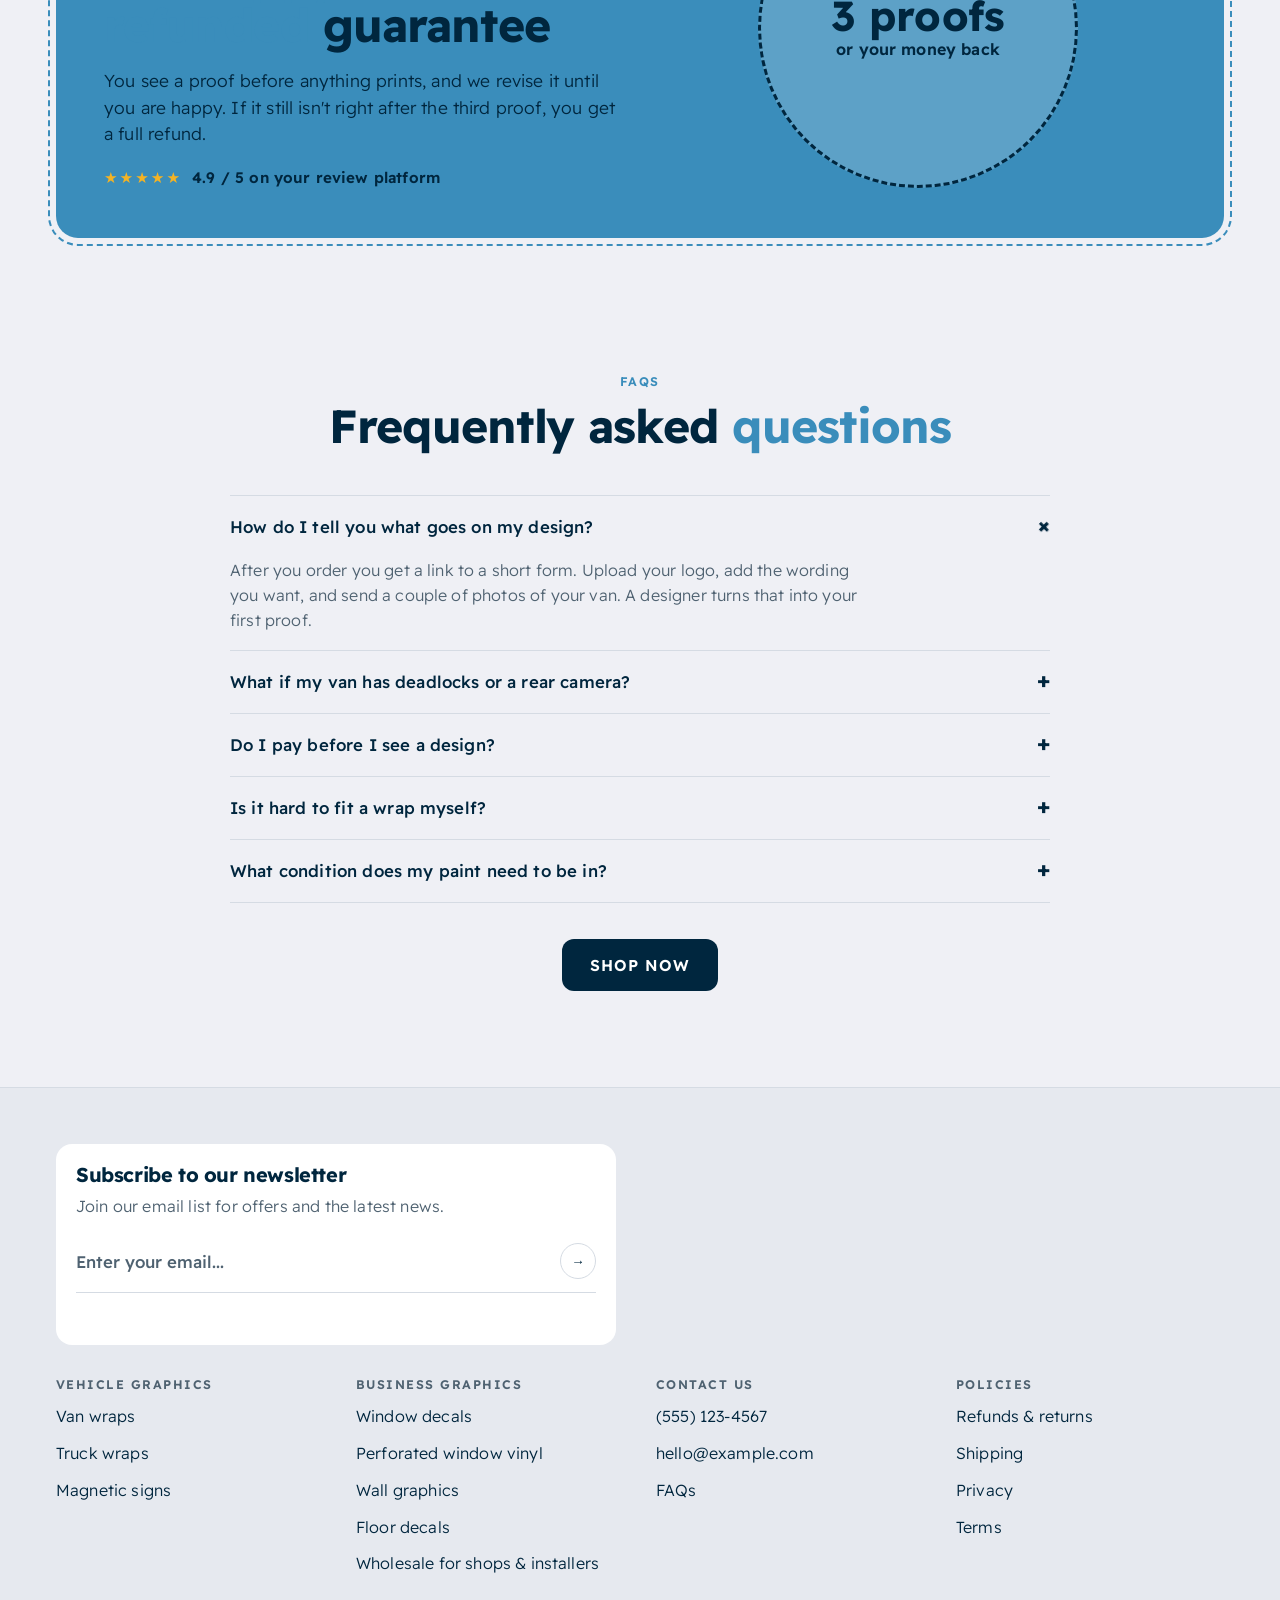
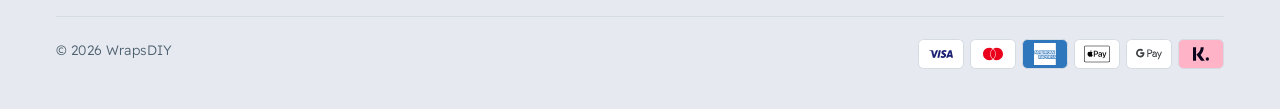
<file: products/custom-van-wrap/index.html>
<!doctype html>
<html lang="en">
<head>
<meta charset="utf-8">
<meta name="viewport" content="width=device-width, initial-scale=1, viewport-fit=cover">
<title>Custom Van Wraps from $237.60 | DIY Van Wrap Kits | WrapsDIY</title>
<link rel="canonical" href="https://wrapsdiy.com/products/custom-van-wrap/">
<meta name="description" content="Pick your van, choose a full, half or partial wrap, and pick WrapsDIY, Avery or 3M film. $4.95 per sq ft, free design, ships 24 hours after proof approval.">
<meta property="og:type" content="website">
<meta property="og:site_name" content="WrapsDIY">
<meta property="og:title" content="Custom Van Wraps from $237.60 | DIY Van Wrap Kits | WrapsDIY">
<meta property="og:description" content="Pick your van, choose a full, half or partial wrap, and pick WrapsDIY, Avery or 3M film. $4.95 per sq ft, free design, ships 24 hours after proof approval.">
<meta name="twitter:card" content="summary_large_image">
<meta property="og:image" content="https://wrapsdiy.com/assets/hvac-van-wrap-ford-transit.jpg">
<link rel="preconnect" href="https://fonts.googleapis.com">
<link rel="preconnect" href="https://fonts.gstatic.com" crossorigin>
<link rel="stylesheet" href="https://fonts.googleapis.com/css2?family=Readex+Pro:wght@300;400;500;600;700&display=swap">
<link rel="stylesheet" href="../../assets/styles.css">
<script type="application/ld+json">
{
  "@context": "https://schema.org",
  "@type": "Product",
  "name": "Custom Van Wrap",
  "brand": {"@type": "Brand", "name": "WrapsDIY"},
  "image": "https://wrapsdiy.com/assets/hvac-van-wrap-ford-transit.jpg",
  "description": "Custom printed, laminated vinyl van wrap kits for DIY install. Full, half and partial wraps priced at $4.95 per sq ft for US cargo vans.",
  "offers": {
    "@type": "AggregateOffer",
    "priceCurrency": "USD",
    "lowPrice": "237.60",
    "highPrice": "2098.80",
    "availability": "https://schema.org/InStock"
  }
}
</script>
</head>
<body>
<div class="util"><div class="wrap">Need help choosing? Call <b>(555) 123-4567</b></div></div>

<header class="nav">
  <div class="wrap">
    <a class="logo" href="../../"><span class="logo-mark">W</span>Wraps<span class="logo-diy">DIY</span></a>
    <ul>
      <li class="dd"><button class="dd-btn" type="button" aria-expanded="false" aria-haspopup="true" onclick="var l=this.parentNode,o=!l.classList.contains('open');document.querySelectorAll('.nav .dd.open').forEach(function(x){x.classList.remove('open');x.firstElementChild.setAttribute('aria-expanded','false')});l.classList.toggle('open',o);this.setAttribute('aria-expanded',String(o))">Vehicle graphics <svg width="12" height="12" viewBox="0 0 12 12" aria-hidden="true"><path d="M2 4l4 4 4-4" fill="none" stroke="currentColor" stroke-width="1.8"/></svg></button>
        <div class="dd-menu"><a href="../../products/custom-van-wrap/"><b>Van wraps</b><small>Full wrap, half wrap or decals</small></a><a href="../../products/truck-wraps/"><b>Truck wraps</b><small>Pickups and box trucks</small></a><a href="../../products/magnetic-signs/"><b>Magnetic signs</b><small>Cars, trucks and vans</small></a></div></li>
      <li class="dd"><button class="dd-btn" type="button" aria-expanded="false" aria-haspopup="true" onclick="var l=this.parentNode,o=!l.classList.contains('open');document.querySelectorAll('.nav .dd.open').forEach(function(x){x.classList.remove('open');x.firstElementChild.setAttribute('aria-expanded','false')});l.classList.toggle('open',o);this.setAttribute('aria-expanded',String(o))">Business graphics <svg width="12" height="12" viewBox="0 0 12 12" aria-hidden="true"><path d="M2 4l4 4 4-4" fill="none" stroke="currentColor" stroke-width="1.8"/></svg></button>
        <div class="dd-menu"><a href="../../products/window-decals/"><b>Window decals</b><small>Logos, hours and window clings</small></a><a href="../../products/perforated-window-vinyl/"><b>Perforated window vinyl</b><small>See out from inside</small></a><a href="../../products/wall-graphics/"><b>Wall graphics</b><small>Logo walls and murals</small></a><a href="../../products/floor-decals/"><b>Floor decals</b><small>Anti-slip logos and arrows</small></a></div></li>
      <li><a href="../../pages/wholesale/" class="nav-ws">Wholesale</a></li>
    </ul>
    <div class="navr">
      <a class="btn desk-cta" href="../../products/custom-van-wrap/">Shop now</a>
      <button class="cartbtn" id="cartBtn" aria-label="Open cart">
        <svg width="20" height="20" viewBox="0 0 24 24" fill="none" stroke="currentColor" stroke-width="2" stroke-linecap="round" stroke-linejoin="round"><path d="M6 6h15l-1.5 9h-12z"/><path d="M6 6 5 3H2"/><circle cx="9" cy="20" r="1.5"/><circle cx="18" cy="20" r="1.5"/></svg>
        <span class="cartcount" id="cartCount" hidden>0</span>
      </button>
      <button class="burger" id="burger" aria-label="Open menu" aria-expanded="false">
        <svg class="ib" width="20" height="20" viewBox="0 0 20 20" fill="none" stroke="currentColor" stroke-width="2"><path d="M2 5h16M2 10h16M2 15h16"/></svg><svg class="ix" width="20" height="20" viewBox="0 0 20 20" fill="none" stroke="currentColor" stroke-width="2"><path d="M4 4l12 12M16 4L4 16"/></svg>
      </button>
    </div>
  </div>
  <nav class="mobile-menu" id="mobileMenu" hidden>
    <div class="wrap">
      <p class="mm-h">Vehicle graphics</p>
      <a class="item" href="../../products/custom-van-wrap/">Van wraps <span>→</span></a>
      <a class="item" href="../../products/truck-wraps/">Truck wraps <span>→</span></a>
      <a class="item" href="../../products/magnetic-signs/">Magnetic signs <span>→</span></a>
      <p class="mm-h">Business graphics</p>
      <a class="item" href="../../products/window-decals/">Window decals <span>→</span></a>
      <a class="item" href="../../products/perforated-window-vinyl/">Perforated window vinyl <span>→</span></a>
      <a class="item" href="../../products/wall-graphics/">Wall graphics <span>→</span></a>
      <a class="item" href="../../products/floor-decals/">Floor decals <span>→</span></a>
      <p class="mm-h">Help</p>
      <a class="item" href="#how">How it works <span>→</span></a>
      <a class="item" href="#reviews">Reviews <span>→</span></a>
      <a class="item" href="#faq">FAQs <span>→</span></a>
      <a class="item mm-ws" href="../../pages/wholesale/">Wholesale <span>Shops &amp; installers</span></a>
    </div>
  </nav>
</header>

<main id="top">
<div id="productView">
  <div class="wrap crumbs"><a href="../../">Home</a> / <a href="../../#products">Shop</a> / Custom van wraps</div>
  <section class="pd" id="product">
    <div class="wrap">
      <div class="phead">
        <div class="rating"><span class="stars">★★★★★</span> <span><b>4.9</b> / 5.0 from <a href="#reviews">500+ reviews</a></span></div>
        <span class="pmeta">MADE IN THE USA · SHIPS 24 HRS AFTER PROOF APPROVAL</span>
        <h1>Custom van wraps</h1>
        <div class="pprice">From <b id="fromPrice">$237.60</b></div>
      </div>
      <div class="pgal">
        <div class="pmain">
          <span class="pchip" id="pchip">Example vehicle</span>
          <div id="pslide"></div>
          <button class="parrow prev" id="pprev" aria-label="Previous image">‹</button>
          <button class="parrow next" id="pnext" aria-label="Next image">›</button>
          <span class="pcount" id="pcount">1 / 6</span>
        </div>
        <div class="pdots" id="pdots"></div>
        <div class="thumbs" id="pthumbs"></div>
      </div>

      <div class="pinfo">
        <p>Printed vinyl wrap panels, designed for your business and sized to your van, ready to install yourself. Placeholder product description.</p>
        <ul class="badges">
          <li>Free design included</li>
          <li>Free proof before we print</li>
          <li>Laminated cast vinyl</li>
          <li>Install it yourself in a day</li>
        </ul>
        <div class="designer"><span class="ico">✎</span><div><b>Your own designer with every order</b><span class="t">We collect your logo and details after checkout.</span></div></div>

        <div class="builder">
        <div class="bstep" id="step1">
          <button class="bhead" type="button" aria-expanded="true"><span class="bnum">1</span><small>Step 1 of 3</small><span class="plus" aria-hidden="true">+</span></button>
          <div class="bbody">
            <h2>Find your van</h2>
            <p>Pick your van so we can size every panel to its exact measurements.</p>
            <div class="vsel">
              <select id="pmake" aria-label="Vehicle make"></select>
              <select id="pmodel" aria-label="Vehicle model" disabled></select>
              <select id="pyear" aria-label="Vehicle year" disabled></select>
              <select id="pwb" aria-label="Wheelbase" disabled></select>
            </div>
          </div>
        </div>

        <div class="bstep" id="step2">
          <button class="bhead" type="button" aria-expanded="false"><span class="bnum">2</span><small>Step 2 of 3</small><span class="plus" aria-hidden="true">+</span></button>
          <div class="bbody" hidden>
            <h2>Choose your sides</h2>
            <p>Priced at $4.95 per sq ft of printed vinyl. Roof not included.</p>
            <p class="hint" id="sideHint">Select your vehicle first to see the available sides.</p>
            <div class="sides" id="sides" role="radiogroup" aria-label="Sides" hidden></div>
          </div>
        </div>

        <div class="bstep" id="step3">
          <button class="bhead" type="button" aria-expanded="false"><span class="bnum">3</span><small>Step 3 of 3</small><span class="plus" aria-hidden="true">+</span></button>
          <div class="bbody" hidden>
            <h2>Choose your material</h2>
            <p>All three are printed and laminated the same way. The film brand is the difference.</p>
            <div class="sides mats" id="mats" role="radiogroup" aria-label="Material"></div>
          </div>
        </div>
        </div>

        <div class="addon">
          <h3>Don't forget this</h3>
          <label class="upsell" for="bonnet">
            <input type="checkbox" id="bonnet">
            <svg viewBox="0 0 64 64" aria-hidden="true"><rect width="64" height="64" rx="12" fill="#ddeef7"/><path d="M14 40 L40 14 L50 24 L24 50 Z" fill="#00263e"/><rect x="12" y="44" width="40" height="8" rx="3" fill="#3a8dbb"/></svg>
            <span class="ub"><span class="save">Save 20%</span><b>Pro install toolkit</b><span><s>$49.99</s> <b>+$39.99</b></span><small>Felt squeegee, knife, heat gun nozzle, wipes</small></span>
          </label>
        </div>

        <div class="atc">
          <button class="btn" id="atcBtn" disabled>Select a vehicle</button>
          <span class="stock">In stock, fast turnaround</span>
          <div class="pay" aria-label="Payment methods we accept"><svg class="pm" viewBox="0 0 46 30" role="img" aria-label="Visa"><title>Visa</title><rect x=".5" y=".5" width="45" height="29" rx="5" fill="#ffffff" stroke="#d5dbe3"/><path transform="translate(11.0 3.0) scale(1.000)" fill="#1A1F71" d="M9.112 8.262L5.97 15.758H3.92L2.374 9.775c-.094-.368-.175-.503-.461-.658C1.447 8.864.677 8.627 0 8.479l.046-.217h3.3a.904.904 0 01.894.764l.817 4.338 2.018-5.102zm8.033 5.049c.008-1.979-2.736-2.088-2.717-2.972.006-.269.262-.555.822-.628a3.66 3.66 0 011.913.336l.34-1.59a5.207 5.207 0 00-1.814-.333c-1.917 0-3.266 1.02-3.278 2.479-.012 1.079.963 1.68 1.698 2.04.756.367 1.01.603 1.006.931-.005.504-.602.725-1.16.734-.975.015-1.54-.263-1.992-.473l-.351 1.642c.453.208 1.289.39 2.156.398 2.037 0 3.37-1.006 3.377-2.564m5.061 2.447H24l-1.565-7.496h-1.656a.883.883 0 00-.826.55l-2.909 6.946h2.036l.405-1.12h2.488zm-2.163-2.656l1.02-2.815.588 2.815zm-8.16-4.84l-1.603 7.496H8.34l1.605-7.496z"/></svg><svg class="pm" viewBox="0 0 46 30" role="img" aria-label="Mastercard"><title>Mastercard</title><rect x=".5" y=".5" width="45" height="29" rx="5" fill="#ffffff" stroke="#d5dbe3"/><path transform="translate(13.0 5.0) scale(0.833)" fill="#EB001B" d="M11.343 18.031c.058.049.12.098.181.146-1.177.783-2.59 1.238-4.107 1.238C3.32 19.416 0 16.096 0 12c0-4.095 3.32-7.416 7.416-7.416 1.518 0 2.931.456 4.105 1.238-.06.051-.12.098-.165.15C9.6 7.489 8.595 9.688 8.595 12c0 2.311 1.001 4.51 2.748 6.031zm5.241-13.447c-1.52 0-2.931.456-4.105 1.238.06.051.12.098.165.15C14.4 7.489 15.405 9.688 15.405 12c0 2.31-1.001 4.507-2.748 6.031-.058.049-.12.098-.181.146 1.177.783 2.588 1.238 4.107 1.238C20.68 19.416 24 16.096 24 12c0-4.094-3.32-7.416-7.416-7.416zM12 6.174c-.096.075-.189.15-.28.231C10.156 7.764 9.169 9.765 9.169 12c0 2.236.987 4.236 2.551 5.595.09.08.185.158.28.232.096-.074.189-.152.28-.232 1.563-1.359 2.551-3.359 2.551-5.595 0-2.235-.987-4.236-2.551-5.595-.09-.08-.184-.156-.28-.231z"/></svg><svg class="pm" viewBox="0 0 46 30" role="img" aria-label="American Express"><title>American Express</title><rect x=".5" y=".5" width="45" height="29" rx="5" fill="#2E77BC" stroke="#d5dbe3"/><path transform="translate(12.0 4.0) scale(0.917)" fill="#ffffff" d="M16.015 14.378c0-.32-.135-.496-.344-.622-.21-.12-.464-.135-.81-.135h-1.543v2.82h.675v-1.027h.72c.24 0 .39.024.478.125.12.13.104.38.104.55v.35h.66v-.555c-.002-.25-.017-.376-.108-.516-.06-.08-.18-.18-.33-.234l.02-.008c.18-.072.48-.297.48-.747zm-.87.407l-.028-.002c-.09.053-.195.058-.33.058h-.81v-.63h.824c.12 0 .24 0 .33.05.098.048.156.147.15.255 0 .12-.045.215-.134.27zM20.297 15.837H19v.6h1.304c.676 0 1.05-.278 1.05-.884 0-.28-.066-.448-.187-.582-.153-.133-.392-.193-.73-.207l-.376-.015c-.104 0-.18 0-.255-.03-.09-.03-.15-.105-.15-.21 0-.09.017-.166.09-.21.083-.046.177-.066.272-.06h1.23v-.602h-1.35c-.704 0-.958.437-.958.84 0 .9.776.855 1.407.87.104 0 .18.015.225.06.046.03.082.106.082.18 0 .077-.035.15-.08.18-.06.053-.15.07-.277.07zM0 0v10.096L.81 8.22h1.75l.225.464V8.22h2.043l.45 1.02.437-1.013h6.502c.295 0 .56.057.756.236v-.23h1.787v.23c.307-.17.686-.23 1.12-.23h2.606l.24.466v-.466h1.918l.254.465v-.466h1.858v3.948H20.87l-.36-.6v.585h-2.353l-.256-.63h-.583l-.27.614h-1.213c-.48 0-.84-.104-1.08-.24v.24h-2.89v-.884c0-.12-.03-.12-.105-.135h-.105v1.036H6.067v-.48l-.21.48H4.69l-.202-.48v.465H2.235l-.256-.624H1.4l-.256.624H0V24h23.786v-7.108c-.27.135-.613.18-.973.18H21.09v-.255c-.21.165-.57.255-.914.255H14.71v-.9c0-.12-.018-.12-.12-.12h-.075v1.022h-1.8v-1.066c-.298.136-.643.15-.928.136h-.214v.915h-2.18l-.54-.617-.57.6H4.742v-3.93h3.61l.518.602.554-.6h2.412c.28 0 .74.03.942.225v-.24h2.177c.202 0 .644.045.903.225v-.24h3.265v.24c.163-.164.508-.24.803-.24h1.89v.24c.194-.15.464-.24.84-.24h1.176V0H0zM21.156 14.955c.004.005.006.012.01.016.01.01.024.01.032.02l-.042-.035zM23.828 13.082h.065v.555h-.065zM23.865 15.03v-.005c-.03-.025-.046-.048-.075-.07-.15-.153-.39-.215-.764-.225l-.36-.012c-.12 0-.194-.007-.27-.03-.09-.03-.15-.105-.15-.21 0-.09.03-.16.09-.204.076-.045.15-.05.27-.05h1.223v-.588h-1.283c-.69 0-.96.437-.96.84 0 .9.78.855 1.41.87.104 0 .18.015.224.06.046.03.076.106.076.18 0 .07-.034.138-.09.18-.045.056-.136.07-.27.07h-1.288v.605h1.287c.42 0 .734-.118.9-.36h.03c.09-.134.135-.3.135-.523 0-.24-.045-.39-.135-.526zM18.597 14.208v-.583h-2.235V16.458h2.235v-.585h-1.57v-.57h1.533v-.584h-1.532v-.51M13.51 8.787h.685V11.6h-.684zM13.126 9.543l-.007.006c0-.314-.13-.5-.34-.624-.217-.125-.47-.135-.81-.135H10.43v2.82h.674v-1.034h.72c.24 0 .39.03.487.12.122.136.107.378.107.548v.354h.677v-.553c0-.25-.016-.375-.11-.516-.09-.107-.202-.19-.33-.237.172-.07.472-.3.472-.75zm-.855.396h-.015c-.09.054-.195.056-.33.056H11.1v-.623h.825c.12 0 .24.004.33.05.09.04.15.128.15.25s-.047.22-.134.266zM15.92 9.373h.632v-.6h-.644c-.464 0-.804.105-1.02.33-.286.3-.362.69-.362 1.11 0 .512.123.833.36 1.074.232.238.645.31.97.31h.78l.255-.627h1.39l.262.627h1.36v-2.11l1.272 2.11h.95l.002.002V8.786h-.684v1.963l-1.18-1.96h-1.02V11.4L18.11 8.744h-1.004l-.943 2.22h-.3c-.177 0-.362-.03-.468-.134-.125-.15-.186-.36-.186-.662 0-.285.08-.51.194-.63.133-.135.272-.165.516-.165zm1.668-.108l.464 1.118v.002h-.93l.466-1.12zM2.38 10.97l.254.628H4V9.393l.972 2.205h.584l.973-2.202.015 2.202h.69v-2.81H6.118l-.807 1.904-.876-1.905H3.343v2.663L2.205 8.787h-.997L.01 11.597h.72l.26-.626h1.39zm-.688-1.705l.46 1.118-.003.002h-.915l.457-1.12zM11.856 13.62H9.714l-.85.923-.825-.922H5.346v2.82H8l.855-.932.824.93h1.302v-.94h.838c.6 0 1.17-.164 1.17-.945l-.006-.003c0-.78-.598-.93-1.128-.93zM7.67 15.853l-.014-.002H6.02v-.557h1.47v-.574H6.02v-.51H7.7l.733.82-.764.824zm2.642.33l-1.03-1.147 1.03-1.108v2.253zm1.553-1.258h-.885v-.717h.885c.24 0 .42.098.42.344 0 .243-.15.372-.42.372zM9.967 9.373v-.586H7.73V11.6h2.237v-.58H8.4v-.564h1.527V9.88H8.4v-.507"/></svg><svg class="pm" viewBox="0 0 46 30" role="img" aria-label="Apple Pay"><title>Apple Pay</title><rect x=".5" y=".5" width="45" height="29" rx="5" fill="#ffffff" stroke="#d5dbe3"/><path transform="translate(10.0 2.0) scale(1.083)" fill="#000000" d="M2.15 4.318a42.16 42.16 0 0 0-.454.003c-.15.005-.303.013-.452.04a1.44 1.44 0 0 0-1.06.772c-.07.138-.114.278-.14.43-.028.148-.037.3-.04.45A10.2 10.2 0 0 0 0 6.222v11.557c0 .07.002.138.003.207.004.15.013.303.04.452.027.15.072.291.142.429a1.436 1.436 0 0 0 .63.63c.138.07.278.115.43.142.148.027.3.036.45.04l.208.003h20.194l.207-.003c.15-.004.303-.013.452-.04.15-.027.291-.071.428-.141a1.432 1.432 0 0 0 .631-.631c.07-.138.115-.278.141-.43.027-.148.036-.3.04-.45.002-.07.003-.138.003-.208l.001-.246V6.221c0-.07-.002-.138-.004-.207a2.995 2.995 0 0 0-.04-.452 1.446 1.446 0 0 0-1.2-1.201 3.022 3.022 0 0 0-.452-.04 10.448 10.448 0 0 0-.453-.003zm0 .512h19.942c.066 0 .131.002.197.003.115.004.25.01.375.032.109.02.2.05.287.094a.927.927 0 0 1 .407.407.997.997 0 0 1 .094.288c.022.123.028.258.031.374.002.065.003.13.003.197v11.552c0 .065 0 .13-.003.196-.003.115-.009.25-.032.375a.927.927 0 0 1-.5.693 1.002 1.002 0 0 1-.286.094 2.598 2.598 0 0 1-.373.032l-.2.003H1.906c-.066 0-.133-.002-.196-.003a2.61 2.61 0 0 1-.375-.032c-.109-.02-.2-.05-.288-.094a.918.918 0 0 1-.406-.407 1.006 1.006 0 0 1-.094-.288 2.531 2.531 0 0 1-.032-.373 9.588 9.588 0 0 1-.002-.197V6.224c0-.065 0-.131.002-.197.004-.114.01-.248.032-.375.02-.108.05-.199.094-.287a.925.925 0 0 1 .407-.406 1.03 1.03 0 0 1 .287-.094c.125-.022.26-.029.375-.032.065-.002.131-.002.196-.003zm4.71 3.7c-.3.016-.668.199-.88.456-.191.22-.36.58-.316.918.338.03.675-.169.888-.418.205-.258.345-.603.308-.955zm2.207.42v5.493h.852v-1.877h1.18c1.078 0 1.835-.739 1.835-1.812 0-1.07-.742-1.805-1.808-1.805zm.852.719h.982c.739 0 1.161.396 1.161 1.089 0 .692-.422 1.092-1.164 1.092h-.979zm-3.154.3c-.45.01-.83.28-1.05.28-.235 0-.593-.264-.981-.257a1.446 1.446 0 0 0-1.23.747c-.527.908-.139 2.255.374 2.995.249.366.549.769.944.754.373-.014.52-.242.973-.242.454 0 .586.242.98.235.41-.007.667-.366.915-.733.286-.417.403-.82.41-.841-.007-.008-.79-.308-.797-1.209-.008-.754.615-1.113.644-1.135-.352-.52-.9-.578-1.09-.593a1.123 1.123 0 0 0-.092-.002zm8.204.397c-.99 0-1.606.533-1.652 1.256h.777c.072-.358.369-.586.845-.586.502 0 .803.266.803.711v.309l-1.097.064c-.951.054-1.488.484-1.488 1.184 0 .72.548 1.207 1.332 1.207.526 0 1.032-.281 1.264-.727h.019v.659h.788v-2.76c0-.803-.62-1.317-1.591-1.317zm1.94.072l1.446 4.009c0 .003-.073.24-.073.247-.125.41-.33.571-.711.571-.069 0-.206 0-.267-.015v.666c.06.011.267.019.335.019.83 0 1.226-.312 1.568-1.283l1.5-4.214h-.868l-1.012 3.259h-.015l-1.013-3.26zm-1.167 2.189v.316c0 .521-.45.917-1.024.917-.442 0-.731-.228-.731-.579 0-.342.278-.56.769-.593z"/></svg><svg class="pm" viewBox="0 0 46 30" role="img" aria-label="Google Pay"><title>Google Pay</title><rect x=".5" y=".5" width="45" height="29" rx="5" fill="#ffffff" stroke="#d5dbe3"/><path transform="translate(10.0 2.0) scale(1.083)" fill="#3C4043" d="M3.963 7.235A3.963 3.963 0 00.422 9.419a3.963 3.963 0 000 3.559 3.963 3.963 0 003.541 2.184c1.07 0 1.97-.352 2.627-.957.748-.69 1.18-1.71 1.18-2.916a4.722 4.722 0 00-.07-.806H3.964v1.526h2.14a1.835 1.835 0 01-.79 1.205c-.356.241-.814.379-1.35.379-1.034 0-1.911-.697-2.225-1.636a2.375 2.375 0 010-1.517c.314-.94 1.191-1.636 2.225-1.636a2.152 2.152 0 011.52.594l1.132-1.13a3.808 3.808 0 00-2.652-1.033zm6.501.55v6.9h.886V11.89h1.465c.603 0 1.11-.196 1.522-.588a1.911 1.911 0 00.635-1.464 1.92 1.92 0 00-.635-1.456 2.125 2.125 0 00-1.522-.598zm2.427.85a1.156 1.156 0 01.823.365 1.176 1.176 0 010 1.686 1.171 1.171 0 01-.877.357H11.35V8.635h1.487a1.156 1.156 0 01.054 0zm4.124 1.175c-.842 0-1.477.308-1.907.925l.781.491c.288-.417.68-.626 1.175-.626a1.255 1.255 0 01.856.323 1.009 1.009 0 01.366.785v.202c-.34-.193-.774-.289-1.3-.289-.617 0-1.11.145-1.479.434-.37.288-.554.677-.554 1.165a1.476 1.476 0 00.525 1.156c.35.308.785.463 1.305.463.61 0 1.098-.27 1.465-.81h.038v.655h.848v-2.909c0-.61-.19-1.09-.568-1.44-.38-.35-.896-.525-1.551-.525zm2.263.154l1.946 4.422-1.098 2.38h.915L24 9.963h-.965l-1.368 3.391h-.02l-1.406-3.39zm-2.146 2.368c.494 0 .88.11 1.156.33 0 .372-.147.696-.44.973a1.413 1.413 0 01-.997.414 1.081 1.081 0 01-.69-.232.708.708 0 01-.293-.578c0-.257.12-.47.363-.647.24-.173.54-.26.9-.26Z"/></svg><svg class="pm" viewBox="0 0 46 30" role="img" aria-label="Klarna"><title>Klarna</title><rect x=".5" y=".5" width="45" height="29" rx="5" fill="#FFB3C7" stroke="#d5dbe3"/><path transform="translate(15.0 7.0) scale(0.667)" fill="#0B051D" d="M4.592 2v20H0V2h4.592zm11.46 0c0 4.194-1.583 8.105-4.415 11.068l-.278.283L17.702 22h-5.668l-6.893-9.4 1.779-1.332c2.858-2.14 4.535-5.378 4.637-8.924L11.562 2h4.49zM21.5 17a2.5 2.5 0 110 5 2.5 2.5 0 010-5z"/></svg></div>
        </div>

        <div class="gbox">
          <h3>The WrapsDIY<br>Happy-or-Refunded Guarantee</h3>
          <p>You see a proof before anything prints, and we revise it until you are happy. Still not right after the third proof? Full refund.</p>
        </div>

        <div class="stack">
          <p class="stack-h">Included free with every order · worth <b>$126.99</b></p>
          <div class="stack-g">
            <div><span class="sp"><s>$99</s> Free</span><span class="ico">✎</span><span>Professional design</span></div>
            <div><span class="sp"><s>$12.99</s> Free</span><span class="ico">◆</span><span>Basic squeegee</span></div>
            <div><span class="sp"><s>$15</s> Free</span><span class="ico">▶</span><span>Video install guide</span></div>
          </div>
        </div>

        <div class="faq">
          <details open><summary>Quality and materials</summary><div class="ans">Printed on air-release cast vinyl with a UV laminate, then sized to the van you select. Placeholder spec: add your film brand and outdoor life here.</div></details>
          <details><summary>Shipping and delivery</summary><div class="ans">After checkout we send a form for your logo and details. Your proof arrives within 2 business days. Your wrap ships within 24 hours of approving your proof, rolled and tracked. Most orders arrive 3–5 business days later.</div></details>
          <details><summary>Application instructions</summary><div class="ans"><ol><li>Wash the van and wipe each panel with the alcohol wipes.</li><li>Tape the panel in place using the labels as a guide.</li><li>Peel the backing and squeegee from the center out.</li><li>Heat the edges and recesses, then trim the excess.</li></ol></div></details>
          <details><summary>Professional design included</summary><div class="ans">Upload your logo, wording and van photos after checkout. A designer lays out your wrap at no extra cost and sends a proof before anything prints.</div></details>
        </div>
      </div>
    </div>
  </section>
</div>



<section class="band-navy" id="how">
  <div class="wrap">
    <div class="head">
      <span class="eyebrow">How it works</span>
      <h2>From order to <em>on the road</em></h2>
      <p>Four steps. You only pay once, and nothing prints until you sign off the proof.</p>
    </div>
    <div class="steps">
      <div class="step"><div class="step-top"><span class="step-num">01</span><span class="pill">INSTANT</span></div><h3>Order and send your details</h3><p>After checkout you get a short form for your logo, wording and van photos.</p></div>
      <div class="step"><div class="step-top"><span class="step-num">02</span><span class="pill">12–48 HOURS</span></div><h3>We design it</h3><p>A designer lays out your wrap and sends a to-scale proof on your van.</p></div>
      <div class="step"><div class="step-top"><span class="step-num">03</span><span class="pill">YOUR CALL</span></div><h3>You approve it</h3><p>Ask for changes until it looks right. We print only after you approve.</p></div>
      <div class="step"><div class="step-top"><span class="step-num">04</span><span class="pill">3–5 DAYS</span></div><h3>Printed and delivered</h3><p>Printed, laminated and rolled, then shipped with tracking.</p></div>
    </div>
    <div class="how-cta"><a class="btn" href="../../products/custom-van-wrap/">Start my order</a></div>
  </div>
</section>

<section class="band-alt" id="reviews">
  <div class="wrap">
    <div class="head">
      <span class="eyebrow">Reviews</span>
      <h2>What our <em>customers</em> say</h2>
      <div class="rating"><span class="stars">★★★★★</span> 4.9 / 5 from 500+ verified reviews</div>
    </div>
    <div class="rcar">
    <div class="tgrid" id="rtrack" tabindex="0" aria-label="Customer reviews, scroll sideways">
      <figure class="tcard"><span class="stars">★★★★★</span><blockquote>Placeholder review. Ordered on Monday, proof by Tuesday lunchtime and the van was signed by Friday.</blockquote><figcaption class="who"><span class="avatar">DM</span><div>Customer name<small>Pressure washing</small></div></figcaption><span class="verified">✓ Verified customer</span></figure>
      <figure class="tcard"><span class="stars">★★★★★</span><blockquote>Placeholder review. Took them off for the weekend and back on Monday in under a minute.</blockquote><figcaption class="who"><span class="avatar">SR</span><div>Customer name<small>Window cleaning</small></div></figcaption><span class="verified">✓ Verified customer</span></figure>
      <figure class="tcard"><span class="stars">★★★★★</span><blockquote>Placeholder review. Two calls from people who saw the van in the first week. Paid for itself fast.</blockquote><figcaption class="who"><span class="avatar">AK</span><div>Customer name<small>Electrician</small></div></figcaption><span class="verified">✓ Verified customer</span></figure>
      <figure class="tcard"><span class="stars">★★★★★</span><blockquote>Placeholder review. Three rounds of tweaks and they never once rushed me. Looks better than a wrap.</blockquote><figcaption class="who"><span class="avatar">LT</span><div>Customer name<small>Landscaping</small></div></figcaption><span class="verified">✓ Verified customer</span></figure>
      <figure class="tcard"><span class="stars">★★★★★</span><blockquote>Placeholder review. The proof came back the next morning and the panels lined up on the sliding door exactly.</blockquote><figcaption class="who"><span class="avatar">JP</span><div>Customer name<small>Plumbing & HVAC</small></div></figcaption><span class="verified">✓ Verified customer</span></figure>
      <figure class="tcard"><span class="stars">★★★★★</span><blockquote>Placeholder review. Fits the Transit perfectly, even around the fuel cap. Still on after a month of highway runs.</blockquote><figcaption class="who"><span class="avatar">RB</span><div>Customer name<small>Carpentry</small></div></figcaption><span class="verified">✓ Verified customer</span></figure>
      <figure class="tcard"><span class="stars">★★★★★</span><blockquote>Placeholder review. Great for a leased van. Signs off before it goes back, no marks on the paint.</blockquote><figcaption class="who"><span class="avatar">NH</span><div>Customer name<small>Mobile mechanic</small></div></figcaption><span class="verified">✓ Verified customer</span></figure>
    </div>
    <div class="rnav">
      <button class="rbtn" id="rprev" aria-label="Previous reviews">‹</button>
      <div class="rdots" id="rdots"></div>
      <button class="rbtn" id="rnext" aria-label="Next reviews">›</button>
    </div>
    </div>
  </div>
</section>

<section id="gallery">
  <div class="wrap">
    <div class="head">
      <span class="eyebrow">Gallery</span>
      <h2>See it on <em>your van</em></h2>
      <p>Filter by make and model to see placeholder examples on the same vehicle you drive.</p>
    </div>
    <div class="filters">
      <label for="make">Vehicle make<select id="make"></select></label>
      <label for="model">Vehicle model<select id="model"></select></label>
    </div>
    <div class="gallery" id="gallery-grid"></div>
    <p class="gcount" id="gcount"></p>
  </div>
</section>

<section class="band-alt">
  <div class="wrap">
    <div class="head">
      <span class="eyebrow">Payback</span>
      <h2>How fast it <em>pays for itself</em></h2>
      <p>Slide to your average job value.</p>
    </div>
    <div class="roi">
      <div>
        <label for="jobval">Average value of one job <output id="jobout">$150</output></label>
        <input type="range" id="jobval" min="50" max="1000" step="10" value="150">
        <p style="color:var(--muted);margin-top:12px;font-size:.9rem">Based on an $822 half wrap on a Ford Transit 148". Placeholder calculation.</p>
      </div>
      <div class="roi-out"><small>Pays for itself after</small><b id="jobsout">2 jobs</b><small>Every job after that is free advertising.</small></div>
    </div>
  </div>
</section>

<section id="pricing">
  <div class="wrap">
    <div class="head">
      <span class="eyebrow">Compare</span>
      <h2>Pro-installed wrap vs <em>DIY wrap kit</em></h2>
    </div>
    <div class="compare">
      <div class="col">
        <h3>Pro-installed wrap</h3>
        <dl>
          <div><dt>Total cost</dt><dd>$2,500 – $5,000+</dd></div>
          <div><dt>Design</dt><dd>Often charged extra</dd></div>
          <div><dt>Install</dt><dd>Half to full day at a shop</dd></div>
          <div><dt>Changing it</dt><dd>Another trip to the shop</dd></div>
        </dl>
      </div>
      <div class="col win">
        <h3><span class="logo-mark" style="width:28px;height:28px;background:var(--blue);color:#fff">W</span>WrapsDIY wrap kit</h3>
        <dl>
          <div><dt>Total cost</dt><dd>Full wraps from $945</dd></div>
          <div><dt>Design</dt><dd>Included free</dd></div>
          <div><dt>Install</dt><dd>Do it yourself in a day</dd></div>
          <div><dt>Changing it</dt><dd>Peels off cleanly</dd></div>
        </dl>
      </div>
    </div>
    <p class="compare-note">Example prices for comparison only.</p>
  </div>
</section>

<section class="guar">
  <div class="wrap">
   <div class="guar-card">
    <div class="guar-copy">
      <span class="eyebrow">Our promise</span>
      <h2>Covered by our <em>happy-or-refunded</em> guarantee</h2>
      <p>You see a proof before anything prints, and we revise it until you are happy. If it still isn't right after the third proof, you get a full refund.</p>
      <div class="rating"><span class="stars">★★★★★</span> 4.9 / 5 on your review platform</div>
    </div>
    <div class="seal"><div><b>3 proofs</b><span>or your money back</span></div></div>
   </div>
  </div>
</section>

<section id="faq">
  <div class="wrap">
    <div class="head">
      <span class="eyebrow">FAQs</span>
      <h2>Frequently asked <em>questions</em></h2>
    </div>
    <div class="faq">
      <details open><summary>How do I tell you what goes on my design?</summary><div class="ans">After you order you get a link to a short form. Upload your logo, add the wording you want, and send a couple of photos of your van. A designer turns that into your first proof.</div></details>
      <details><summary>What if my van has deadlocks or a rear camera?</summary><div class="ans">Positions vary by van, so we send a matching template with your order. Trim the vinyl around the lock or camera for a clean fit.</div></details>
      <details><summary>Do I pay before I see a design?</summary><div class="ans">Yes. Each sign is made for your van, so payment starts the design. If you are not happy by the third proof, you get a full refund.</div></details>
      <details><summary>Is it hard to fit a wrap myself?</summary><div class="ans">Each panel is labeled and printed with a little extra around the edges, so you trim it for a clean finish. The air-release vinyl lets you lift and reposition it. Most people fit a set of sides in a day with the video guide. Placeholder answer.</div></details>
      <details><summary>What condition does my paint need to be in?</summary><div class="ans">Factory paint in good condition works best. Avoid installing over rust, flaking lacquer or fresh paint, as the vinyl can lift or pull paint when removed. Placeholder answer.</div></details>
    </div>
    <div style="text-align:center;margin-top:36px"><a class="btn btn-dark" href="../../products/custom-van-wrap/">Shop now</a></div>
  </div>
</section>
</main>

<footer>
  <div class="wrap">
    <div class="fgrid">
      <div class="fnews">
        <h3>Subscribe to our newsletter</h3>
        <p>Join our email list for offers and the latest news.</p>
        <form class="news" id="news"><input id="email" aria-label="Email address" type="email" placeholder="Enter your email..." required><button class="nbtn" type="submit" aria-label="Subscribe">→</button></form>
        <p class="news-msg" id="newsMsg" aria-live="polite"></p>
      </div>
      <!--shop--><div><h4>Vehicle graphics</h4><ul><li><a href="../../products/custom-van-wrap/">Van wraps</a></li><li><a href="../../products/truck-wraps/">Truck wraps</a></li><li><a href="../../products/magnetic-signs/">Magnetic signs</a></li></ul></div><div><h4>Business graphics</h4><ul><li><a href="../../products/window-decals/">Window decals</a></li><li><a href="../../products/perforated-window-vinyl/">Perforated window vinyl</a></li><li><a href="../../products/wall-graphics/">Wall graphics</a></li><li><a href="../../products/floor-decals/">Floor decals</a></li><li><a href="../../pages/wholesale/">Wholesale for shops &amp; installers</a></li></ul></div><!--/shop-->
      <div><h4>Contact us</h4><ul><li>(555) 123-4567</li><li>hello@example.com</li><li><a href="#faq">FAQs</a></li></ul></div>
      <div><h4>Policies</h4><ul><li><a href="#top">Refunds & returns</a></li><li><a href="#top">Shipping</a></li><li><a href="#top">Privacy</a></li><li><a href="#top">Terms</a></li></ul></div>
    </div>
    <div class="fbottom">
      <span>© 2026 WrapsDIY</span>
      <div class="pay" aria-label="Payment methods we accept"><svg class="pm" viewBox="0 0 46 30" role="img" aria-label="Visa"><title>Visa</title><rect x=".5" y=".5" width="45" height="29" rx="5" fill="#ffffff" stroke="#d5dbe3"/><path transform="translate(11.0 3.0) scale(1.000)" fill="#1A1F71" d="M9.112 8.262L5.97 15.758H3.92L2.374 9.775c-.094-.368-.175-.503-.461-.658C1.447 8.864.677 8.627 0 8.479l.046-.217h3.3a.904.904 0 01.894.764l.817 4.338 2.018-5.102zm8.033 5.049c.008-1.979-2.736-2.088-2.717-2.972.006-.269.262-.555.822-.628a3.66 3.66 0 011.913.336l.34-1.59a5.207 5.207 0 00-1.814-.333c-1.917 0-3.266 1.02-3.278 2.479-.012 1.079.963 1.68 1.698 2.04.756.367 1.01.603 1.006.931-.005.504-.602.725-1.16.734-.975.015-1.54-.263-1.992-.473l-.351 1.642c.453.208 1.289.39 2.156.398 2.037 0 3.37-1.006 3.377-2.564m5.061 2.447H24l-1.565-7.496h-1.656a.883.883 0 00-.826.55l-2.909 6.946h2.036l.405-1.12h2.488zm-2.163-2.656l1.02-2.815.588 2.815zm-8.16-4.84l-1.603 7.496H8.34l1.605-7.496z"/></svg><svg class="pm" viewBox="0 0 46 30" role="img" aria-label="Mastercard"><title>Mastercard</title><rect x=".5" y=".5" width="45" height="29" rx="5" fill="#ffffff" stroke="#d5dbe3"/><path transform="translate(13.0 5.0) scale(0.833)" fill="#EB001B" d="M11.343 18.031c.058.049.12.098.181.146-1.177.783-2.59 1.238-4.107 1.238C3.32 19.416 0 16.096 0 12c0-4.095 3.32-7.416 7.416-7.416 1.518 0 2.931.456 4.105 1.238-.06.051-.12.098-.165.15C9.6 7.489 8.595 9.688 8.595 12c0 2.311 1.001 4.51 2.748 6.031zm5.241-13.447c-1.52 0-2.931.456-4.105 1.238.06.051.12.098.165.15C14.4 7.489 15.405 9.688 15.405 12c0 2.31-1.001 4.507-2.748 6.031-.058.049-.12.098-.181.146 1.177.783 2.588 1.238 4.107 1.238C20.68 19.416 24 16.096 24 12c0-4.094-3.32-7.416-7.416-7.416zM12 6.174c-.096.075-.189.15-.28.231C10.156 7.764 9.169 9.765 9.169 12c0 2.236.987 4.236 2.551 5.595.09.08.185.158.28.232.096-.074.189-.152.28-.232 1.563-1.359 2.551-3.359 2.551-5.595 0-2.235-.987-4.236-2.551-5.595-.09-.08-.184-.156-.28-.231z"/></svg><svg class="pm" viewBox="0 0 46 30" role="img" aria-label="American Express"><title>American Express</title><rect x=".5" y=".5" width="45" height="29" rx="5" fill="#2E77BC" stroke="#d5dbe3"/><path transform="translate(12.0 4.0) scale(0.917)" fill="#ffffff" d="M16.015 14.378c0-.32-.135-.496-.344-.622-.21-.12-.464-.135-.81-.135h-1.543v2.82h.675v-1.027h.72c.24 0 .39.024.478.125.12.13.104.38.104.55v.35h.66v-.555c-.002-.25-.017-.376-.108-.516-.06-.08-.18-.18-.33-.234l.02-.008c.18-.072.48-.297.48-.747zm-.87.407l-.028-.002c-.09.053-.195.058-.33.058h-.81v-.63h.824c.12 0 .24 0 .33.05.098.048.156.147.15.255 0 .12-.045.215-.134.27zM20.297 15.837H19v.6h1.304c.676 0 1.05-.278 1.05-.884 0-.28-.066-.448-.187-.582-.153-.133-.392-.193-.73-.207l-.376-.015c-.104 0-.18 0-.255-.03-.09-.03-.15-.105-.15-.21 0-.09.017-.166.09-.21.083-.046.177-.066.272-.06h1.23v-.602h-1.35c-.704 0-.958.437-.958.84 0 .9.776.855 1.407.87.104 0 .18.015.225.06.046.03.082.106.082.18 0 .077-.035.15-.08.18-.06.053-.15.07-.277.07zM0 0v10.096L.81 8.22h1.75l.225.464V8.22h2.043l.45 1.02.437-1.013h6.502c.295 0 .56.057.756.236v-.23h1.787v.23c.307-.17.686-.23 1.12-.23h2.606l.24.466v-.466h1.918l.254.465v-.466h1.858v3.948H20.87l-.36-.6v.585h-2.353l-.256-.63h-.583l-.27.614h-1.213c-.48 0-.84-.104-1.08-.24v.24h-2.89v-.884c0-.12-.03-.12-.105-.135h-.105v1.036H6.067v-.48l-.21.48H4.69l-.202-.48v.465H2.235l-.256-.624H1.4l-.256.624H0V24h23.786v-7.108c-.27.135-.613.18-.973.18H21.09v-.255c-.21.165-.57.255-.914.255H14.71v-.9c0-.12-.018-.12-.12-.12h-.075v1.022h-1.8v-1.066c-.298.136-.643.15-.928.136h-.214v.915h-2.18l-.54-.617-.57.6H4.742v-3.93h3.61l.518.602.554-.6h2.412c.28 0 .74.03.942.225v-.24h2.177c.202 0 .644.045.903.225v-.24h3.265v.24c.163-.164.508-.24.803-.24h1.89v.24c.194-.15.464-.24.84-.24h1.176V0H0zM21.156 14.955c.004.005.006.012.01.016.01.01.024.01.032.02l-.042-.035zM23.828 13.082h.065v.555h-.065zM23.865 15.03v-.005c-.03-.025-.046-.048-.075-.07-.15-.153-.39-.215-.764-.225l-.36-.012c-.12 0-.194-.007-.27-.03-.09-.03-.15-.105-.15-.21 0-.09.03-.16.09-.204.076-.045.15-.05.27-.05h1.223v-.588h-1.283c-.69 0-.96.437-.96.84 0 .9.78.855 1.41.87.104 0 .18.015.224.06.046.03.076.106.076.18 0 .07-.034.138-.09.18-.045.056-.136.07-.27.07h-1.288v.605h1.287c.42 0 .734-.118.9-.36h.03c.09-.134.135-.3.135-.523 0-.24-.045-.39-.135-.526zM18.597 14.208v-.583h-2.235V16.458h2.235v-.585h-1.57v-.57h1.533v-.584h-1.532v-.51M13.51 8.787h.685V11.6h-.684zM13.126 9.543l-.007.006c0-.314-.13-.5-.34-.624-.217-.125-.47-.135-.81-.135H10.43v2.82h.674v-1.034h.72c.24 0 .39.03.487.12.122.136.107.378.107.548v.354h.677v-.553c0-.25-.016-.375-.11-.516-.09-.107-.202-.19-.33-.237.172-.07.472-.3.472-.75zm-.855.396h-.015c-.09.054-.195.056-.33.056H11.1v-.623h.825c.12 0 .24.004.33.05.09.04.15.128.15.25s-.047.22-.134.266zM15.92 9.373h.632v-.6h-.644c-.464 0-.804.105-1.02.33-.286.3-.362.69-.362 1.11 0 .512.123.833.36 1.074.232.238.645.31.97.31h.78l.255-.627h1.39l.262.627h1.36v-2.11l1.272 2.11h.95l.002.002V8.786h-.684v1.963l-1.18-1.96h-1.02V11.4L18.11 8.744h-1.004l-.943 2.22h-.3c-.177 0-.362-.03-.468-.134-.125-.15-.186-.36-.186-.662 0-.285.08-.51.194-.63.133-.135.272-.165.516-.165zm1.668-.108l.464 1.118v.002h-.93l.466-1.12zM2.38 10.97l.254.628H4V9.393l.972 2.205h.584l.973-2.202.015 2.202h.69v-2.81H6.118l-.807 1.904-.876-1.905H3.343v2.663L2.205 8.787h-.997L.01 11.597h.72l.26-.626h1.39zm-.688-1.705l.46 1.118-.003.002h-.915l.457-1.12zM11.856 13.62H9.714l-.85.923-.825-.922H5.346v2.82H8l.855-.932.824.93h1.302v-.94h.838c.6 0 1.17-.164 1.17-.945l-.006-.003c0-.78-.598-.93-1.128-.93zM7.67 15.853l-.014-.002H6.02v-.557h1.47v-.574H6.02v-.51H7.7l.733.82-.764.824zm2.642.33l-1.03-1.147 1.03-1.108v2.253zm1.553-1.258h-.885v-.717h.885c.24 0 .42.098.42.344 0 .243-.15.372-.42.372zM9.967 9.373v-.586H7.73V11.6h2.237v-.58H8.4v-.564h1.527V9.88H8.4v-.507"/></svg><svg class="pm" viewBox="0 0 46 30" role="img" aria-label="Apple Pay"><title>Apple Pay</title><rect x=".5" y=".5" width="45" height="29" rx="5" fill="#ffffff" stroke="#d5dbe3"/><path transform="translate(10.0 2.0) scale(1.083)" fill="#000000" d="M2.15 4.318a42.16 42.16 0 0 0-.454.003c-.15.005-.303.013-.452.04a1.44 1.44 0 0 0-1.06.772c-.07.138-.114.278-.14.43-.028.148-.037.3-.04.45A10.2 10.2 0 0 0 0 6.222v11.557c0 .07.002.138.003.207.004.15.013.303.04.452.027.15.072.291.142.429a1.436 1.436 0 0 0 .63.63c.138.07.278.115.43.142.148.027.3.036.45.04l.208.003h20.194l.207-.003c.15-.004.303-.013.452-.04.15-.027.291-.071.428-.141a1.432 1.432 0 0 0 .631-.631c.07-.138.115-.278.141-.43.027-.148.036-.3.04-.45.002-.07.003-.138.003-.208l.001-.246V6.221c0-.07-.002-.138-.004-.207a2.995 2.995 0 0 0-.04-.452 1.446 1.446 0 0 0-1.2-1.201 3.022 3.022 0 0 0-.452-.04 10.448 10.448 0 0 0-.453-.003zm0 .512h19.942c.066 0 .131.002.197.003.115.004.25.01.375.032.109.02.2.05.287.094a.927.927 0 0 1 .407.407.997.997 0 0 1 .094.288c.022.123.028.258.031.374.002.065.003.13.003.197v11.552c0 .065 0 .13-.003.196-.003.115-.009.25-.032.375a.927.927 0 0 1-.5.693 1.002 1.002 0 0 1-.286.094 2.598 2.598 0 0 1-.373.032l-.2.003H1.906c-.066 0-.133-.002-.196-.003a2.61 2.61 0 0 1-.375-.032c-.109-.02-.2-.05-.288-.094a.918.918 0 0 1-.406-.407 1.006 1.006 0 0 1-.094-.288 2.531 2.531 0 0 1-.032-.373 9.588 9.588 0 0 1-.002-.197V6.224c0-.065 0-.131.002-.197.004-.114.01-.248.032-.375.02-.108.05-.199.094-.287a.925.925 0 0 1 .407-.406 1.03 1.03 0 0 1 .287-.094c.125-.022.26-.029.375-.032.065-.002.131-.002.196-.003zm4.71 3.7c-.3.016-.668.199-.88.456-.191.22-.36.58-.316.918.338.03.675-.169.888-.418.205-.258.345-.603.308-.955zm2.207.42v5.493h.852v-1.877h1.18c1.078 0 1.835-.739 1.835-1.812 0-1.07-.742-1.805-1.808-1.805zm.852.719h.982c.739 0 1.161.396 1.161 1.089 0 .692-.422 1.092-1.164 1.092h-.979zm-3.154.3c-.45.01-.83.28-1.05.28-.235 0-.593-.264-.981-.257a1.446 1.446 0 0 0-1.23.747c-.527.908-.139 2.255.374 2.995.249.366.549.769.944.754.373-.014.52-.242.973-.242.454 0 .586.242.98.235.41-.007.667-.366.915-.733.286-.417.403-.82.41-.841-.007-.008-.79-.308-.797-1.209-.008-.754.615-1.113.644-1.135-.352-.52-.9-.578-1.09-.593a1.123 1.123 0 0 0-.092-.002zm8.204.397c-.99 0-1.606.533-1.652 1.256h.777c.072-.358.369-.586.845-.586.502 0 .803.266.803.711v.309l-1.097.064c-.951.054-1.488.484-1.488 1.184 0 .72.548 1.207 1.332 1.207.526 0 1.032-.281 1.264-.727h.019v.659h.788v-2.76c0-.803-.62-1.317-1.591-1.317zm1.94.072l1.446 4.009c0 .003-.073.24-.073.247-.125.41-.33.571-.711.571-.069 0-.206 0-.267-.015v.666c.06.011.267.019.335.019.83 0 1.226-.312 1.568-1.283l1.5-4.214h-.868l-1.012 3.259h-.015l-1.013-3.26zm-1.167 2.189v.316c0 .521-.45.917-1.024.917-.442 0-.731-.228-.731-.579 0-.342.278-.56.769-.593z"/></svg><svg class="pm" viewBox="0 0 46 30" role="img" aria-label="Google Pay"><title>Google Pay</title><rect x=".5" y=".5" width="45" height="29" rx="5" fill="#ffffff" stroke="#d5dbe3"/><path transform="translate(10.0 2.0) scale(1.083)" fill="#3C4043" d="M3.963 7.235A3.963 3.963 0 00.422 9.419a3.963 3.963 0 000 3.559 3.963 3.963 0 003.541 2.184c1.07 0 1.97-.352 2.627-.957.748-.69 1.18-1.71 1.18-2.916a4.722 4.722 0 00-.07-.806H3.964v1.526h2.14a1.835 1.835 0 01-.79 1.205c-.356.241-.814.379-1.35.379-1.034 0-1.911-.697-2.225-1.636a2.375 2.375 0 010-1.517c.314-.94 1.191-1.636 2.225-1.636a2.152 2.152 0 011.52.594l1.132-1.13a3.808 3.808 0 00-2.652-1.033zm6.501.55v6.9h.886V11.89h1.465c.603 0 1.11-.196 1.522-.588a1.911 1.911 0 00.635-1.464 1.92 1.92 0 00-.635-1.456 2.125 2.125 0 00-1.522-.598zm2.427.85a1.156 1.156 0 01.823.365 1.176 1.176 0 010 1.686 1.171 1.171 0 01-.877.357H11.35V8.635h1.487a1.156 1.156 0 01.054 0zm4.124 1.175c-.842 0-1.477.308-1.907.925l.781.491c.288-.417.68-.626 1.175-.626a1.255 1.255 0 01.856.323 1.009 1.009 0 01.366.785v.202c-.34-.193-.774-.289-1.3-.289-.617 0-1.11.145-1.479.434-.37.288-.554.677-.554 1.165a1.476 1.476 0 00.525 1.156c.35.308.785.463 1.305.463.61 0 1.098-.27 1.465-.81h.038v.655h.848v-2.909c0-.61-.19-1.09-.568-1.44-.38-.35-.896-.525-1.551-.525zm2.263.154l1.946 4.422-1.098 2.38h.915L24 9.963h-.965l-1.368 3.391h-.02l-1.406-3.39zm-2.146 2.368c.494 0 .88.11 1.156.33 0 .372-.147.696-.44.973a1.413 1.413 0 01-.997.414 1.081 1.081 0 01-.69-.232.708.708 0 01-.293-.578c0-.257.12-.47.363-.647.24-.173.54-.26.9-.26Z"/></svg><svg class="pm" viewBox="0 0 46 30" role="img" aria-label="Klarna"><title>Klarna</title><rect x=".5" y=".5" width="45" height="29" rx="5" fill="#FFB3C7" stroke="#d5dbe3"/><path transform="translate(15.0 7.0) scale(0.667)" fill="#0B051D" d="M4.592 2v20H0V2h4.592zm11.46 0c0 4.194-1.583 8.105-4.415 11.068l-.278.283L17.702 22h-5.668l-6.893-9.4 1.779-1.332c2.858-2.14 4.535-5.378 4.637-8.924L11.562 2h4.49zM21.5 17a2.5 2.5 0 110 5 2.5 2.5 0 010-5z"/></svg></div>
    </div>
  </div>
</footer>


<div class="scrim" id="scrim" hidden></div>
<aside class="drawer" id="drawer" aria-label="Your cart" hidden>
  <div class="dhead"><h2>Your cart</h2><button class="dclose" id="dclose" aria-label="Close cart">✕</button></div>
  <div class="citems" id="citems"></div>
  <div class="ctotal"><span>Subtotal</span><span id="ctotal">$0.00</span></div>
  <button class="btn" id="checkout">Checkout</button>
  <p class="cmsg" id="cmsg" aria-live="polite"></p>
</aside>
<script>
var $ = function(id){ return document.getElementById(id); };
function fmt(n){ return "$" + n.toLocaleString("en-US", {minimumFractionDigits:2, maximumFractionDigits:2}); }
// Placeholder van illustration (generic side profile)
function van(color, label, opts){
  opts = opts || {};
  var bg = opts.bg || "transparent";
  if (opts.car) {
    return '<svg viewBox="0 0 400 220" xmlns="http://www.w3.org/2000/svg" role="img" aria-label="Placeholder car with door sign">'
      + '<rect width="400" height="220" fill="'+bg+'"/>'
      + '<path d="M40 150 L60 110 Q70 92 95 90 L150 88 L190 60 Q200 54 215 54 L290 54 Q305 54 315 66 L340 100 Q365 104 368 125 L370 150 Z" fill="#e9eef2" stroke="#9fb0bd" stroke-width="2"/>'
      + '<path d="M198 66 L224 66 L224 98 L170 98 Z M232 66 L290 66 Q300 66 306 74 L326 98 L232 98 Z" fill="#9fc3db"/>'
      + '<rect x="150" y="106" width="120" height="38" rx="6" fill="'+color+'"/>'
      + '<text x="210" y="131" font-family="Archivo,Arial" font-weight="800" font-size="15" fill="#fff" text-anchor="middle">'+label+'</text>'
      + '<circle cx="110" cy="152" r="26" fill="#22303b"/><circle cx="110" cy="152" r="11" fill="#c5d0d8"/>'
      + '<circle cx="310" cy="152" r="26" fill="#22303b"/><circle cx="310" cy="152" r="11" fill="#c5d0d8"/></svg>';
  }
  var long = opts.long ? 1 : 0, w = long ? 360 : 300, x0 = (400 - w) / 2;
  var body = opts.wrap ? color : "#eef2f5", panel = opts.wrap ? "rgba(255,255,255,.16)" : color;
  return '<svg viewBox="0 0 400 220" xmlns="http://www.w3.org/2000/svg" role="img" aria-label="Placeholder van with side sign">'
    + '<rect width="400" height="220" fill="'+bg+'"/>'
    + '<path d="M'+x0+' 165 L'+x0+' 50 Q'+x0+' 38 '+(x0+12)+' 38 L'+(x0+w-70)+' 38 Q'+(x0+w-55)+' 38 '+(x0+w-45)+' 52 L'+(x0+w-8)+' 105 Q'+(x0+w)+' 115 '+(x0+w)+' 128 L'+(x0+w)+' 165 Z" fill="'+body+'" stroke="#9fb0bd" stroke-width="2"/>'
    + '<path d="M'+(x0+w-62)+' 50 L'+(x0+w-46)+' 50 L'+(x0+w-14)+' 100 L'+(x0+w-62)+' 100 Z" fill="#9fc3db"/>'
    + (opts.wrap ? '<path d="M'+x0+' 150 Q'+(x0+w*0.45)+' 120 '+(x0+w)+' 140 L'+(x0+w)+' 165 L'+x0+' 165 Z" fill="#ffffff" fill-opacity=".22"/>' : '')
    + '<rect x="'+(x0+16)+'" y="60" width="'+(w-96)+'" height="78" rx="8" fill="'+panel+'"/>'
    + '<text x="'+(x0+16+(w-96)/2)+'" y="96" font-family="Archivo,Arial" font-weight="900" font-size="20" fill="#fff" text-anchor="middle">'+label+'</text>'
    + '<text x="'+(x0+16+(w-96)/2)+'" y="120" font-family="Figtree,Arial" font-weight="600" font-size="12" fill="#fff" fill-opacity=".85" text-anchor="middle">(555) 123-4567 · yourbrand.com</text>'
    + '<circle cx="'+(x0+58)+'" cy="166" r="24" fill="#22303b"/><circle cx="'+(x0+58)+'" cy="166" r="10" fill="#c5d0d8"/>'
    + '<circle cx="'+(x0+w-58)+'" cy="166" r="24" fill="#22303b"/><circle cx="'+(x0+w-58)+'" cy="166" r="10" fill="#c5d0d8"/></svg>';
}
// Mobile menu
var burger = document.getElementById("burger"), menu = document.getElementById("mobileMenu");
burger.addEventListener("click", function(){
  menu.hidden = !menu.hidden;
  burger.setAttribute("aria-expanded", String(!menu.hidden));
});
menu.addEventListener("click", function(e){ if (e.target.closest("a")) { menu.hidden = true; burger.setAttribute("aria-expanded","false"); }});

// Gallery filter
var fleet = {
  "Chevrolet":["Express","City Express","BrightDrop"],
  "Ford":["Transit","E-Transit","Transit Connect"],
  "GMC":["Savana"],
  "Mercedes-Benz":["Sprinter","eSprinter","Metris"],
  "Nissan":["NV Cargo","NV200"],
  "Ram":["ProMaster","ProMaster EV","ProMaster City"],
  "Rivian":["Commercial Van"]
};
var colors = ["#0f5f8f","#c0392b","#1f8a5c","#6c3fa0","#e07a1f","#2b3a48","#b8860b","#0e7c86"];
var bigVans = ["Express","BrightDrop","Transit","E-Transit","Savana","Sprinter","eSprinter","NV Cargo","ProMaster","ProMaster EV","Commercial Van"];
var items = [], ci = 0;
Object.keys(fleet).forEach(function(mk){ fleet[mk].forEach(function(md){
  for (var i = 0; i < 2; i++) items.push({make:mk, model:md, color:colors[(ci++) % colors.length]});
});});
var makeSel = document.getElementById("make"), modelSel = document.getElementById("model");
makeSel.innerHTML = '<option value="">All makes</option>' + Object.keys(fleet).map(function(m){return '<option>'+m+'</option>';}).join("");
function fillModels(){
  var mk = makeSel.value, list = mk ? fleet[mk] : [];
  modelSel.innerHTML = '<option value="">All models</option>' + list.map(function(m){return '<option>'+m+'</option>';}).join("");
  modelSel.disabled = !mk;
}
function renderGallery(){
  var mk = makeSel.value, md = modelSel.value;
  var shown = items.filter(function(it){ return (!mk || it.make === mk) && (!md || it.model === md); });
  var max = (mk || md) ? shown.length : 8;
  document.getElementById("gallery-grid").innerHTML = shown.slice(0, max).map(function(it){
    return '<figure class="gitem" style="margin:0">' + van(it.color, "YOUR LOGO", {long: bigVans.indexOf(it.model) > -1, wrap:true}) + '<figcaption>'+it.make+' '+it.model+'</figcaption></figure>';
  }).join("");
  document.getElementById("gcount").textContent = "Showing " + Math.min(max, shown.length) + " of " + shown.length + " placeholder examples";
}
makeSel.addEventListener("change", function(){ fillModels(); renderGallery(); });
modelSel.addEventListener("change", renderGallery);
fillModels(); renderGallery();

// Payback slider
var jobval = document.getElementById("jobval");
function roi(){
  var v = +jobval.value, jobs = Math.max(1, Math.ceil(821.70 / v));
  document.getElementById("jobout").textContent = "$" + v;
  document.getElementById("jobsout").textContent = jobs + (jobs === 1 ? " job" : " jobs");
}
jobval.addEventListener("input", roi); roi();

// ---------- Product page ----------
function fmt(n){ return "$" + n.toLocaleString("en-US", {minimumFractionDigits:2, maximumFractionDigits:2}); }
function vanRear(color){
  return '<svg viewBox="0 0 400 220" xmlns="http://www.w3.org/2000/svg" role="img" aria-label="Placeholder van rear doors with signs">'
    + '<rect x="120" y="14" width="160" height="168" rx="14" fill="#eef2f5" stroke="#9fb0bd" stroke-width="2"/>'
    + '<rect x="132" y="28" width="62" height="40" rx="5" fill="#9fc3db"/><rect x="206" y="28" width="62" height="40" rx="5" fill="#9fc3db"/>'
    + '<line x1="200" y1="20" x2="200" y2="178" stroke="#9fb0bd" stroke-width="2"/>'
    + '<rect x="132" y="80" width="62" height="70" rx="6" fill="'+color+'"/><rect x="206" y="80" width="62" height="70" rx="6" fill="'+color+'"/>'
    + '<text x="163" y="120" font-family="Archivo,Arial" font-weight="900" font-size="14" fill="#fff" text-anchor="middle">YOUR</text>'
    + '<text x="237" y="120" font-family="Archivo,Arial" font-weight="900" font-size="14" fill="#fff" text-anchor="middle">LOGO</text>'
    + '<rect x="112" y="176" width="176" height="14" rx="4" fill="#22303b"/>'
    + '<rect x="130" y="190" width="30" height="20" rx="4" fill="#22303b"/><rect x="240" y="190" width="30" height="20" rx="4" fill="#22303b"/></svg>';
}
function infoSlide(){
  var steps = ["Order","Design","Approve","Apply"], s = '';
  steps.forEach(function(t,i){
    var x = 70 + i*87;
    s += '<circle cx="'+x+'" cy="95" r="28" fill="'+(i===3?'#ffc629':'#0d4a73')+'"/>'
       + '<text x="'+x+'" y="103" font-family="Archivo,Arial" font-weight="900" font-size="22" fill="'+(i===3?'#1a1400':'#ffffff')+'" text-anchor="middle">'+(i+1)+'</text>'
       + '<text x="'+x+'" y="148" font-family="Figtree,Arial" font-weight="700" font-size="14" fill="#0f1d28" text-anchor="middle">'+t+'</text>';
  });
  return '<svg viewBox="0 0 400 220" xmlns="http://www.w3.org/2000/svg" role="img" aria-label="Order, design, approve, apply">'
    + '<text x="200" y="40" font-family="Archivo,Arial" font-weight="900" font-size="20" fill="#0f1d28" text-anchor="middle">Simple 4-step process</text>'
    + '<line x1="70" y1="95" x2="331" y2="95" stroke="#9fb0bd" stroke-width="3" stroke-dasharray="6 6"/>' + s
    + '<text x="200" y="190" font-family="Figtree,Arial" font-weight="500" font-size="12" fill="#566573" text-anchor="middle">Placeholder infographic</text></svg>';
}
function templateSlide(){
  return '<svg viewBox="0 0 400 220" xmlns="http://www.w3.org/2000/svg" role="img" aria-label="Labeled panels with install map">'
    + '<rect x="70" y="40" width="260" height="120" rx="10" fill="#ffffff" stroke="#0d4a73" stroke-width="3" stroke-dasharray="10 6"/>'
    + '<circle cx="292" cy="100" r="16" fill="#e6f0f7" stroke="#0d4a73" stroke-width="2" stroke-dasharray="4 4"/>'
    + '<text x="175" y="96" font-family="Archivo,Arial" font-weight="900" font-size="20" fill="#0f1d28" text-anchor="middle">Every panel labeled</text>'
    + '<text x="175" y="120" font-family="Archivo,Arial" font-weight="900" font-size="20" fill="#0f1d28" text-anchor="middle">with an install map</text>'
    + '<text x="200" y="192" font-family="Figtree,Arial" font-weight="500" font-size="12" fill="#566573" text-anchor="middle">Match the labels to your van and work panel by panel</text></svg>';
}

// US-market cargo vans: size class (drawing only), US model years, wheelbases,
// and per-wheelbase body dimensions in inches [overall length, body height, body width] used for sq ft
var VEH = {
 "Chevrolet": {
  "Express": {
   "size": "l",
   "years": [
    2012,
    2026
   ],
   "wb": [
    "135\"",
    "155\""
   ],
   "dims": [
    [
     224.1,
     84.6,
     79.4
    ],
    [
     244.1,
     84.9,
     79.4
    ]
   ]
  },
  "City Express": {
   "size": "s",
   "years": [
    2015,
    2018
   ],
   "wb": [
    "115\""
   ],
   "dims": [
    [
     186.3,
     73.7,
     68.1
    ]
   ]
  },
  "BrightDrop": {
   "size": "l",
   "years": [
    2023,
    2026
   ],
   "wb": [
    "400",
    "600"
   ],
   "dims": [
    [
     250.0,
     108.0,
     80.0
    ],
    [
     290.0,
     108.0,
     80.0
    ]
   ]
  }
 },
 "Ford": {
  "Transit": {
   "size": "l",
   "years": [
    2015,
    2026
   ],
   "wb": [
    "130\" Regular",
    "148\" Long",
    "148\" Extended"
   ],
   "dims": [
    [
     219.9,
     83.6,
     81.3
    ],
    [
     235.5,
     100.8,
     81.3
    ],
    [
     263.9,
     109.5,
     81.3
    ]
   ]
  },
  "E-Transit": {
   "size": "l",
   "years": [
    2022,
    2026
   ],
   "wb": [
    "130\" Regular",
    "148\" Long",
    "148\" Extended"
   ],
   "dims": [
    [
     219.9,
     83.6,
     81.3
    ],
    [
     235.5,
     100.8,
     81.3
    ],
    [
     263.9,
     109.5,
     81.3
    ]
   ]
  },
  "Transit Connect": {
   "size": "s",
   "years": [
    2014,
    2023
   ],
   "wb": [
    "104.8\" SWB",
    "120.6\" LWB"
   ],
   "dims": [
    [
     174.8,
     72.6,
     72.2
    ],
    [
     190.0,
     72.6,
     72.2
    ]
   ]
  }
 },
 "GMC": {
  "Savana": {
   "size": "l",
   "years": [
    2012,
    2026
   ],
   "wb": [
    "135\"",
    "155\""
   ],
   "dims": [
    [
     224.1,
     84.6,
     79.4
    ],
    [
     244.1,
     84.9,
     79.4
    ]
   ]
  }
 },
 "Mercedes-Benz": {
  "Sprinter": {
   "size": "l",
   "years": [
    2014,
    2026
   ],
   "wb": [
    "144\"",
    "170\"",
    "170\" Extended"
   ],
   "dims": [
    [
     233.5,
     96.0,
     79.5
    ],
    [
     274.3,
     110.6,
     79.5
    ],
    [
     290.0,
     110.6,
     79.5
    ]
   ]
  },
  "eSprinter": {
   "size": "l",
   "years": [
    2024,
    2026
   ],
   "wb": [
    "170\""
   ],
   "dims": [
    [
     274.3,
     110.6,
     79.5
    ]
   ]
  },
  "Metris": {
   "size": "m",
   "years": [
    2016,
    2023
   ],
   "wb": [
    "126\"",
    "135\""
   ],
   "dims": [
    [
     202.4,
     75.5,
     75.9
    ],
    [
     211.4,
     75.5,
     75.9
    ]
   ]
  }
 },
 "Nissan": {
  "NV Cargo": {
   "size": "l",
   "years": [
    2012,
    2021
   ],
   "wb": [
    "146\""
   ],
   "dims": [
    [
     240.6,
     84.4,
     79.9
    ]
   ]
  },
  "NV200": {
   "size": "s",
   "years": [
    2013,
    2021
   ],
   "wb": [
    "115\""
   ],
   "dims": [
    [
     186.3,
     73.7,
     68.1
    ]
   ]
  }
 },
 "Ram": {
  "ProMaster": {
   "size": "l",
   "years": [
    2014,
    2026
   ],
   "wb": [
    "118\"",
    "136\"",
    "159\"",
    "159\" Extended"
   ],
   "dims": [
    [
     213.1,
     90.4,
     82.0
    ],
    [
     236.6,
     101.7,
     82.0
    ],
    [
     259.8,
     101.7,
     82.0
    ],
    [
     272.7,
     101.7,
     82.0
    ]
   ]
  },
  "ProMaster EV": {
   "size": "l",
   "years": [
    2024,
    2026
   ],
   "wb": [
    "159\"",
    "159\" Extended"
   ],
   "dims": [
    [
     259.8,
     101.7,
     82.0
    ],
    [
     272.7,
     101.7,
     82.0
    ]
   ]
  },
  "ProMaster City": {
   "size": "s",
   "years": [
    2015,
    2022
   ],
   "wb": [
    "122\""
   ],
   "dims": [
    [
     187.5,
     74.5,
     72.2
    ]
   ]
  }
 },
 "Rivian": {
  "Commercial Van": {
   "size": "l",
   "years": [
    2023,
    2026
   ],
   "wb": [
    "500",
    "700"
   ],
   "dims": [
    [
     248.5,
     107.5,
     79.6
    ],
    [
     270.0,
     113.3,
     79.6
    ]
   ]
  }
 }
};
function veh(){ return pv.make && pv.model ? VEH[pv.make][pv.model] : null; }
var RATE = 4.95; // $ per sq ft of printed vinyl
// Estimated wrap area in sq ft. Full = both sides + rear + front/hood, no roof. Half = 50% of full, partial = 25% of full.
function areas(){
  var v = veh(), i = v ? v.wb.indexOf(pv.wb) : -1;
  if (!v || i < 0) return {full:0, half:0, partial:0};
  var L = v.dims[i][0], H = v.dims[i][1], W = v.dims[i][2];
  var sides = Math.round(2 * L * H * 0.78 / 144);   // both sides, less wheel arches and trim
  var rear = Math.round(W * H * 0.80 / 144);        // rear doors
  var front = Math.round(W * 56 * 0.90 / 144);      // hood + front end
  var full = sides + rear + front;
  return {full: full, half: Math.round(full * 0.5), partial: Math.round(full * 0.25)};
}
var AREA_KEY = {combo:"full", sides:"half", back:"partial"};
function sqft(id){ return areas()[AREA_KEY[id]] || 0; }
// Lowest partial-wrap price across every van, shown before a van is picked
var LOWEST_PARTIAL = (function(){
  var lo = Infinity;
  Object.keys(VEH).forEach(function(mk){ Object.keys(VEH[mk]).forEach(function(md){ VEH[mk][md].dims.forEach(function(d){
    var full = Math.round(2 * d[0] * d[1] * 0.78 / 144) + Math.round(d[2] * d[1] * 0.80 / 144) + Math.round(d[2] * 56 * 0.90 / 144);
    lo = Math.min(lo, Math.round(full * 0.25) * RATE);
  }); }); });
  return money(Math.round(lo * 100) / 100);
})();
function money(n){ return "$" + n.toLocaleString("en-US", {minimumFractionDigits:2, maximumFractionDigits:2}); }
var SIDES = [
  {id:"combo", name:"Full Wrap"},
  {id:"sides", name:"Half Wrap"},
  {id:"back", name:"Decals"}
]
var pv = {make:"", model:"", year:"", wb:"", side:"", mat:"wrapsdiy"};
var MATS = [
  {id:"wrapsdiy", name:"WrapsDIY Cast", desc:"Our own air-release cast vinyl with gloss laminate. Up to 5 years outdoors.", pct:0, tag:"Best value", tile:"#00263e", short:"WD"},
  {id:"avery", name:"Avery Dennison", desc:"Premium cast wrap film with laminate. Up to 7 years outdoors.", pct:0.15, tile:"#3a8dbb", short:"AD"},
  {id:"3m", name:"3M", desc:"Premium cast wrap film with laminate. Up to 8 years outdoors.", pct:0.25, tile:"#4f6271", short:"3M"}
];
function matAdd(id){ var m = MATS.filter(function(x){return x.id===id;})[0]; return m && pv.side ? Math.round(sidePrice(pv.side) * m.pct * 100) / 100 : 0; }
function renderMats(){
  var box = $("mats");
  box.innerHTML = MATS.map(function(m){
    var add = matAdd(m.id);
    var price = m.pct === 0 ? '<small>Price</small><strong>Included</strong>' : '<small>Upgrade</small><strong>+'+(pv.side ? money(add) : Math.round(m.pct*100)+'%')+'</strong>';
    return '<div class="side"><input type="radio" name="mat" id="mat-'+m.id+'" value="'+m.id+'"'+(pv.mat===m.id?' checked':'')+'>'
      + '<label for="mat-'+m.id+'">'
      + '<span class="cimg mtile" style="background:'+m.tile+'">'+m.short+'</span>'
      + '<span class="ctext"><b>'+m.name+'</b><span>'+m.desc+'</span>'+(m.tag?'<em class="mtag">'+m.tag+'</em>':'')+'</span>'
      + '<span class="cprice">'+price+'</span>'
      + '</label></div>';
  }).join("");
  box.querySelectorAll("input").forEach(function(r){ r.addEventListener("change", function(){ pv.mat = r.value; update(); }); });
}
var $ = function(id){ return document.getElementById(id); };
var pmake = $("pmake"), pmodel = $("pmodel"), pyear = $("pyear"), pwb = $("pwb");
function opts(sel, first, list){ sel.innerHTML = '<option value="">'+first+'</option>' + list.map(function(v){return '<option>'+v+'</option>';}).join(""); }
opts(pmake, "Select make", Object.keys(VEH));
opts(pmodel, "Select model", []); opts(pyear, "Year", []); opts(pwb, "Wheelbase", []);
function size(){ var v = veh(); return v ? v.size : "m"; }
function vehicleDone(){ return pv.make && pv.model && pv.year && pv.wb; }

pmake.addEventListener("change", function(){
  pv.make = pmake.value; pv.model = pv.year = pv.wb = pv.side = "";
  opts(pmodel, "Select model", pv.make ? Object.keys(VEH[pv.make]) : []);
  opts(pyear, "Year", []); opts(pwb, "Wheelbase", []);
  pmodel.disabled = !pv.make; pyear.disabled = pwb.disabled = true; update();
});
pmodel.addEventListener("change", function(){
  pv.model = pmodel.value; pv.year = pv.wb = pv.side = "";
  var years = [], v = veh(); if (v) for (var y = v.years[1]; y >= v.years[0]; y--) years.push(y);
  opts(pyear, "Year", pv.model ? years : []); opts(pwb, "Wheelbase", []);
  pyear.disabled = !pv.model; pwb.disabled = true; update();
});
pyear.addEventListener("change", function(){
  pv.year = pyear.value; pv.wb = "";
  var list = pv.year && veh() ? veh().wb : [];
  opts(pwb, "Wheelbase", list); pwb.disabled = !pv.year;
  if (list.length === 1) { pwb.value = list[0]; pv.wb = list[0]; }
  update();
});
pwb.addEventListener("change", function(){ pv.wb = pwb.value; update(); });
$("bonnet").addEventListener("change", update);

function miniVan(kind){
  var panel = '#3a8dbb', body = '#f4f6f8', st = '#b8c3cc', tire = '#2a3640';
  function label(x, y, sz){ return '<text x="'+x+'" y="'+y+'" font-family="Readex Pro,Arial" font-weight="700" font-size="'+sz+'" fill="#fff" text-anchor="middle">YOUR DESIGN</text><text x="'+x+'" y="'+(y+sz+1)+'" font-family="Readex Pro,Arial" font-weight="700" font-size="'+sz+'" fill="#fff" text-anchor="middle">HERE</text>'; }
  var side = '<path d="M6 62 V22 Q6 14 14 14 H96 Q106 14 112 22 L132 42 Q138 46 138 54 V62 Z" fill="'+body+'" stroke="'+st+'" stroke-width="1.5"/>'
    + '<path d="M100 20 L110 20 L128 42 L100 42 Z" fill="#a9c6d8"/>'
    + '<rect x="14" y="21" width="80" height="30" rx="5" fill="'+panel+'"/>' + label(54, 33, 6.5)
    + '<rect x="0" y="58" width="144" height="6" rx="3" fill="'+tire+'" opacity=".25"/>'
    + '<circle cx="34" cy="63" r="10" fill="'+tire+'"/><circle cx="34" cy="63" r="4" fill="#c9d2d8"/>'
    + '<circle cx="114" cy="63" r="10" fill="'+tire+'"/><circle cx="114" cy="63" r="4" fill="#c9d2d8"/>';
  var rear = '<rect x="8" y="6" width="84" height="76" rx="9" fill="'+body+'" stroke="'+st+'" stroke-width="1.5"/>'
    + '<line x1="50" y1="8" x2="50" y2="80" stroke="'+st+'" stroke-width="1.5"/>'
    + '<rect x="14" y="16" width="72" height="34" rx="5" fill="'+panel+'"/>' + label(50, 30, 7)
    + '<rect x="4" y="80" width="92" height="8" rx="3" fill="'+tire+'"/>'
    + '<rect x="14" y="86" width="14" height="10" rx="2" fill="'+tire+'"/><rect x="72" y="86" width="14" height="10" rx="2" fill="'+tire+'"/>'
    + '<rect x="6" y="40" width="4" height="12" rx="1" fill="#d9534f"/><rect x="90" y="40" width="4" height="12" rx="1" fill="#d9534f"/>';
  if (kind === "back") return '<svg viewBox="0 0 100 100" aria-hidden="true">' + rear + '</svg>';
  if (kind === "sides") return '<svg viewBox="0 0 144 76" aria-hidden="true">' + side + '</svg>';
  return '<svg viewBox="0 0 200 100" aria-hidden="true"><g transform="translate(0 6)">' + side + '</g><g transform="translate(130 18) scale(.72)">' + rear + '</g></svg>';
}
function sidePrice(id){ return Math.round(sqft(id) * RATE * 100) / 100; }
function whole(n){ return "$" + Math.round(n).toLocaleString("en-US"); }
var SIDE_PHOTOS = {
  combo: {file:"full-wrap-option.jpg", src:"../../assets/full-wrap-option.jpg", alt:"Full wrap example on a Ford Transit high-roof van"},
  sides: {file:"half-wrap-option.jpg", src:"../../assets/half-wrap-option.jpg", alt:"Half wrap example on a white Ford Transit high-roof van"},
  back: {file:"partial-wrap-option.jpg", src:"../../assets/partial-wrap-option.jpg", alt:"Van decals example on a white Ford Transit high-roof van"}
};
function renderSides(){
  var box = $("sides");
  if (!vehicleDone()) { box.hidden = true; $("sideHint").hidden = false; return; }
  $("sideHint").hidden = true; box.hidden = false;
  box.innerHTML = SIDES.map(function(o){
    var feat = o.id === "combo";
    return '<div class="side'+(feat?' feat':'')+'"><input type="radio" name="side" id="side-'+o.id+'" value="'+o.id+'"'+(pv.side===o.id?' checked':'')+'>'
      + '<label for="side-'+o.id+'">'
      + (feat ? '<span class="fbadge">Most popular</span>' : '')
      + '<span class="cimg"><img src="'+SIDE_PHOTOS[o.id].src+'" alt="'+SIDE_PHOTOS[o.id].alt+'" width="640" height="242" loading="lazy" decoding="async"></span>'
      + '<span class="ctext"><b>'+o.name+'</b></span>'
      + '<span class="cprice"><small>'+sqft(o.id)+' sq ft</small><strong>'+money(sidePrice(o.id))+'</strong></span>'
      + '</label></div>';
  }).join("");
  box.querySelectorAll("input").forEach(function(r){ r.addEventListener("change", function(){ pv.side = r.value; update(); }); });
}
function total(){
  return pv.side ? sidePrice(pv.side) + matAdd(pv.mat) + ($("bonnet").checked ? 39.99 : 0) : 0;
}
var slideIdx = 0;
var WRAP_PHOTOS = [
  {file:"hvac-van-wrap-ford-transit.jpg", src:"../../assets/hvac-van-wrap-ford-transit.jpg", alt:"Full van wrap for a heating and cooling company on a Ford Transit high-roof van, side and rear view"},
  {file:"full-van-wrap-outdoor-lighting-ford-transit.jpg", src:"../../assets/full-van-wrap-outdoor-lighting-ford-transit.jpg", alt:"Full van wrap example for an outdoor lighting company on a Ford Transit high-roof van, side and rear view"},
  {file:"partial-van-wrap-outdoor-lighting-ford-transit.jpg", src:"../../assets/partial-van-wrap-outdoor-lighting-ford-transit.jpg", alt:"Partial van wrap example for an outdoor lighting company on a white Ford Transit high-roof van, side and rear view"},
  {file:"van-decals-outdoor-lighting-ford-transit.jpg", src:"../../assets/van-decals-outdoor-lighting-ford-transit.jpg", alt:"Van decals example for an outdoor lighting company on a white Ford Transit high-roof van, side and rear view"},
  {file:"plumbing-van-wrap-ford-transit.jpg", src:"../../assets/plumbing-van-wrap-ford-transit.jpg", alt:"Full van wrap for a plumbing company on a Ford Transit high-roof van, side and rear view"},
  {file:"hvac-van-wrap-chevy-express.jpg", src:"../../assets/hvac-van-wrap-chevy-express.jpg", alt:"Full van wrap for a cooling and heating company on a Chevrolet Express van, side and rear view"},
  {file:"restoration-van-wrap-ford-transit.jpg", src:"../../assets/restoration-van-wrap-ford-transit.jpg", alt:"Full van wrap for a water, fire and mold restoration company on a Ford Transit high-roof van, side and rear view"}
];
function photoSlide(ph){ var f = function(){ return '<img class="pphoto" src="'+ph.src+'" alt="'+ph.alt+'" width="1600" height="900" decoding="async">'; }; f.isPhoto = true; return f; }
var slides = WRAP_PHOTOS.map(photoSlide).concat([infoSlide, templateSlide]);
function showSlide(i){
  slideIdx = (i + slides.length) % slides.length;
  document.querySelector(".pmain").classList.toggle("photo", !!slides[slideIdx].isPhoto);
  $("pslide").innerHTML = slides[slideIdx]();
  $("pcount").textContent = (slideIdx + 1) + " / " + slides.length;
  $("pthumbs").querySelectorAll("button").forEach(function(b,j){ b.setAttribute("aria-current", String(j===slideIdx)); });
  $("pdots").querySelectorAll("span").forEach(function(d,j){ d.classList.toggle("on", j===slideIdx); });
}
$("pdots").innerHTML = slides.map(function(){ return "<span></span>"; }).join("");

// Builder steps open and close like an accordion
function setStep(id, open){
  var st = $(id), h = st.querySelector(".bhead");
  h.setAttribute("aria-expanded", String(open));
  st.querySelector(".bbody").hidden = !open;
}
document.querySelectorAll(".bstep .bhead").forEach(function(h){
  h.addEventListener("click", function(){ setStep(h.parentNode.id, h.getAttribute("aria-expanded") !== "true"); });
});
var wasDone = false, hadSide = false;
$("pthumbs").innerHTML = slides.map(function(f,i){ return '<button aria-label="Image '+(i+1)+'">'+f()+'</button>'; }).join("");
$("pthumbs").querySelectorAll("button").forEach(function(b,i){ b.addEventListener("click", function(){ showSlide(i); }); });
$("pprev").addEventListener("click", function(){ showSlide(slideIdx - 1); });
$("pnext").addEventListener("click", function(){ showSlide(slideIdx + 1); });

function update(){
  var done = vehicleDone();
  $("fromPrice").textContent = done ? money(sidePrice("back")) : LOWEST_PARTIAL;
  if (done && !pv.side) { pv.side = "combo"; hadSide = true; }
  renderSides();
  renderMats();
  if (done && !wasDone) setStep("step2", true);
  if (pv.side && !hadSide) setStep("step3", true);
  wasDone = !!done; hadSide = !!pv.side;
  $("step1").classList.toggle("done", !!done);
  $("step2").classList.toggle("locked", !done);
  $("step2").classList.toggle("done", !!(done && pv.side));
  $("step3").classList.toggle("done", !!(done && pv.side && pv.mat));
  $("pchip").textContent = done ? "Shown on: " + pv.make + " " + pv.model + (pv.wb !== "Standard" ? " " + pv.wb : "") : "Example vehicle";
  var btn = $("atcBtn");
  if (!done) { btn.disabled = true; btn.textContent = "Select a vehicle"; }
  else if (!pv.side) { btn.disabled = true; btn.textContent = "Choose your sides"; }
  else { btn.disabled = false; btn.textContent = "Add to cart · " + fmt(total()); }
  showSlide(slideIdx);
}
update();

// Cart
var cart = [];
try { cart = JSON.parse(localStorage.getItem("wrapsdiy-cart") || "[]"); } catch (e) { cart = []; }
function saveCart(){ try { localStorage.setItem("wrapsdiy-cart", JSON.stringify(cart)); } catch (e) {} }
function renderCart(){
  var n = cart.length;
  $("cartCount").hidden = n === 0; $("cartCount").textContent = n;
  $("citems").innerHTML = n ? cart.map(function(it,i){
    return '<div class="citem"><div class="th">'+it.img+'</div><div><b>'+it.title+'</b><small>'+it.detail+'</small><button class="rm" data-i="'+i+'">Remove</button></div><span class="cp">'+fmt(it.price)+'</span></div>';
  }).join("") : '<p class="cempty">Your cart is empty.</p>';
  $("citems").querySelectorAll(".rm").forEach(function(b){ b.addEventListener("click", function(){ cart.splice(+b.dataset.i, 1); renderCart(); }); });
  $("ctotal").textContent = fmt(cart.reduce(function(a,it){ return a + it.price; }, 0));
  $("checkout").disabled = n === 0;
  $("cmsg").textContent = "";
  saveCart();
}
function openCart(){ $("drawer").hidden = false; $("scrim").hidden = false; $("dclose").focus(); }
function closeCart(){ $("drawer").hidden = true; $("scrim").hidden = true; }
$("cartBtn").addEventListener("click", openCart);
$("dclose").addEventListener("click", closeCart);
$("scrim").addEventListener("click", closeCart);
document.addEventListener("keydown", function(e){ if (e.key === "Escape") closeCart(); });
$("checkout").addEventListener("click", function(){ $("cmsg").textContent = "Demo store: checkout is not connected."; });
if ($("atcBtn")) $("atcBtn").addEventListener("click", function(){
  var s = SIDES.filter(function(x){return x.id===pv.side;})[0];
  var mt = MATS.filter(function(x){return x.id===pv.mat;})[0];
  cart.push({title:"Custom van wrap", detail: pv.make+" "+pv.model+" · "+pv.year+" · "+pv.wb+" · "+s.name+" · "+mt.name, price: sidePrice(pv.side) + matAdd(pv.mat), img: van("#0f5f8f","LOGO",{long:size()==="l",wrap:true})});
  if ($("bonnet").checked) cart.push({title:"Pro install toolkit", detail:"Add-on, 20% off", price:39.99, img:'<svg viewBox="0 0 64 64"><circle cx="32" cy="32" r="22" fill="#0d4a73"/><text x="32" y="37" font-family="Archivo,Arial" font-weight="900" font-size="13" fill="#ffc629" text-anchor="middle">LOGO</text></svg>'});
  renderCart(); openCart();
});
renderCart();

// ---------- Reviews carousel ----------
(function(){
  var track = $("rtrack"), cards = track.querySelectorAll(".tcard"), dots = $("rdots");
  function step(){ return cards.length > 1 ? cards[1].offsetLeft - cards[0].offsetLeft : track.clientWidth; }
  function pages(){ return Math.max(1, Math.round((track.scrollWidth - track.clientWidth) / step()) + 1); }
  function current(){ return Math.round(track.scrollLeft / step()); }
  function buildDots(){
    var n = pages(), html = "";
    for (var i = 0; i < n; i++) html += '<button aria-label="Go to review '+(i+1)+'"></button>';
    dots.innerHTML = html;
    dots.querySelectorAll("button").forEach(function(b,i){ b.addEventListener("click", function(){ go(i); }); });
    sync();
  }
  function go(i){ track.scrollTo({left: i * step(), behavior: "smooth"}); }
  function sync(){
    var c = current(), n = pages();
    dots.querySelectorAll("button").forEach(function(b,i){ b.setAttribute("aria-current", String(i === c)); });
    $("rprev").disabled = c <= 0;
    $("rnext").disabled = c >= n - 1;
  }
  $("rprev").addEventListener("click", function(){ go(current() - 1); });
  $("rnext").addEventListener("click", function(){ go(current() + 1); });
  track.addEventListener("keydown", function(e){
    if (e.key === "ArrowRight") { e.preventDefault(); go(current() + 1); }
    if (e.key === "ArrowLeft") { e.preventDefault(); go(current() - 1); }
  });
  var t; track.addEventListener("scroll", function(){ clearTimeout(t); t = setTimeout(sync, 60); });
  window.addEventListener("resize", buildDots);
  buildDots();
})();

// Newsletter (demo only)
document.getElementById("news").addEventListener("submit", function(e){
  e.preventDefault();
  document.getElementById("newsMsg").textContent = "Thanks. This is a demo form, so nothing was sent.";
  e.target.reset();
});

</script>
</body>
</html>
</file>
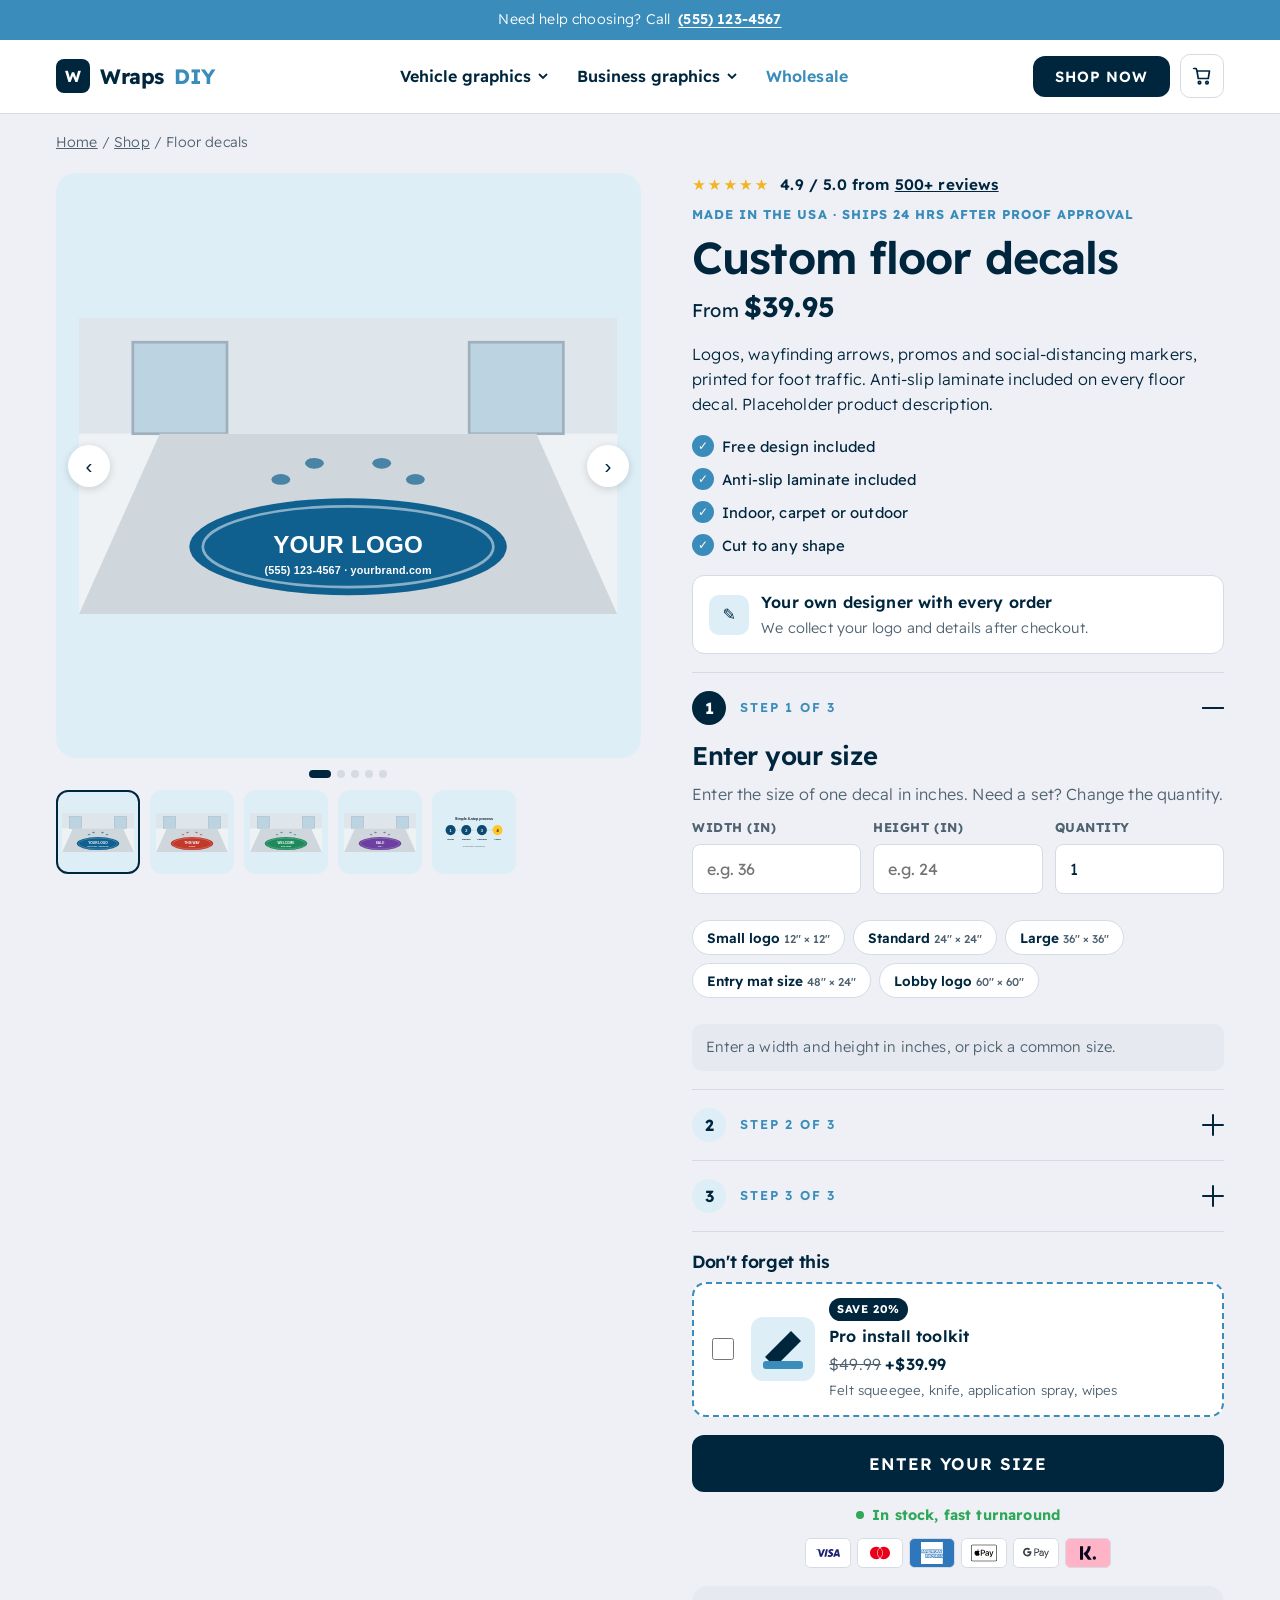
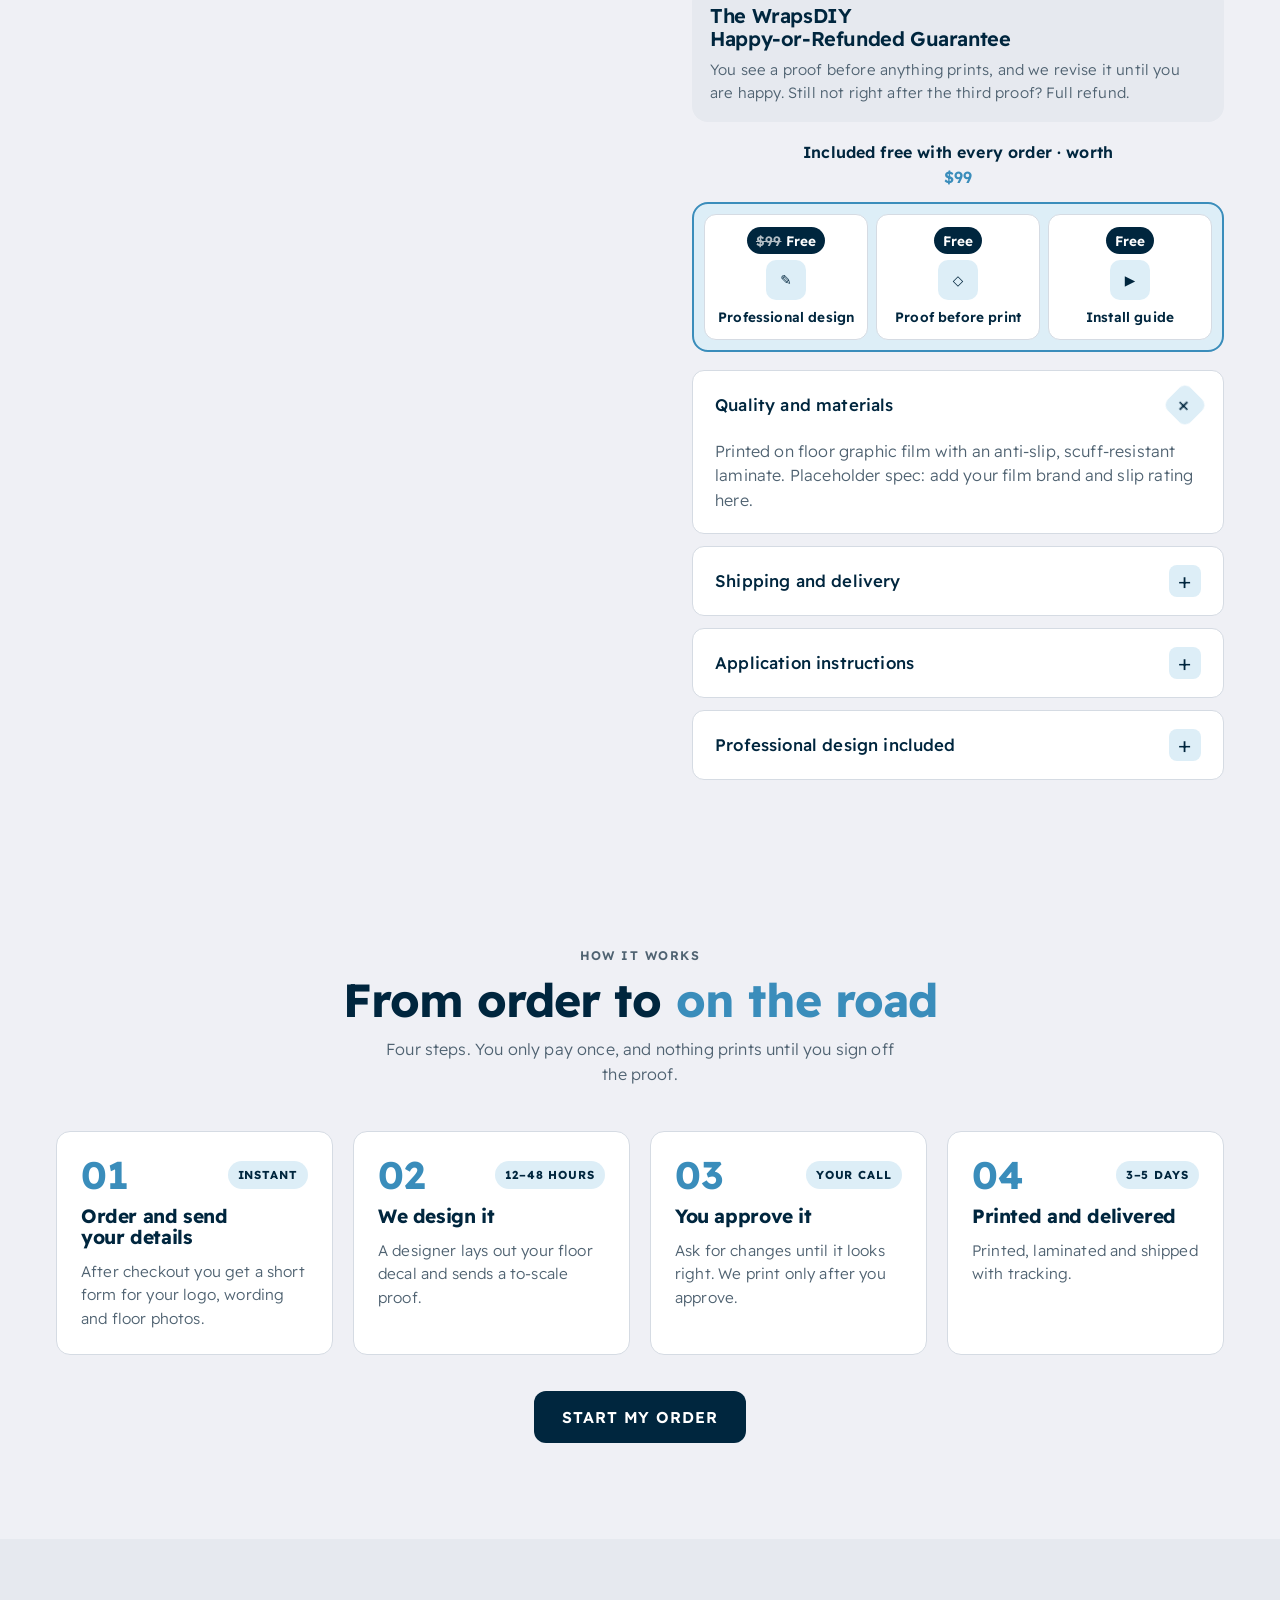
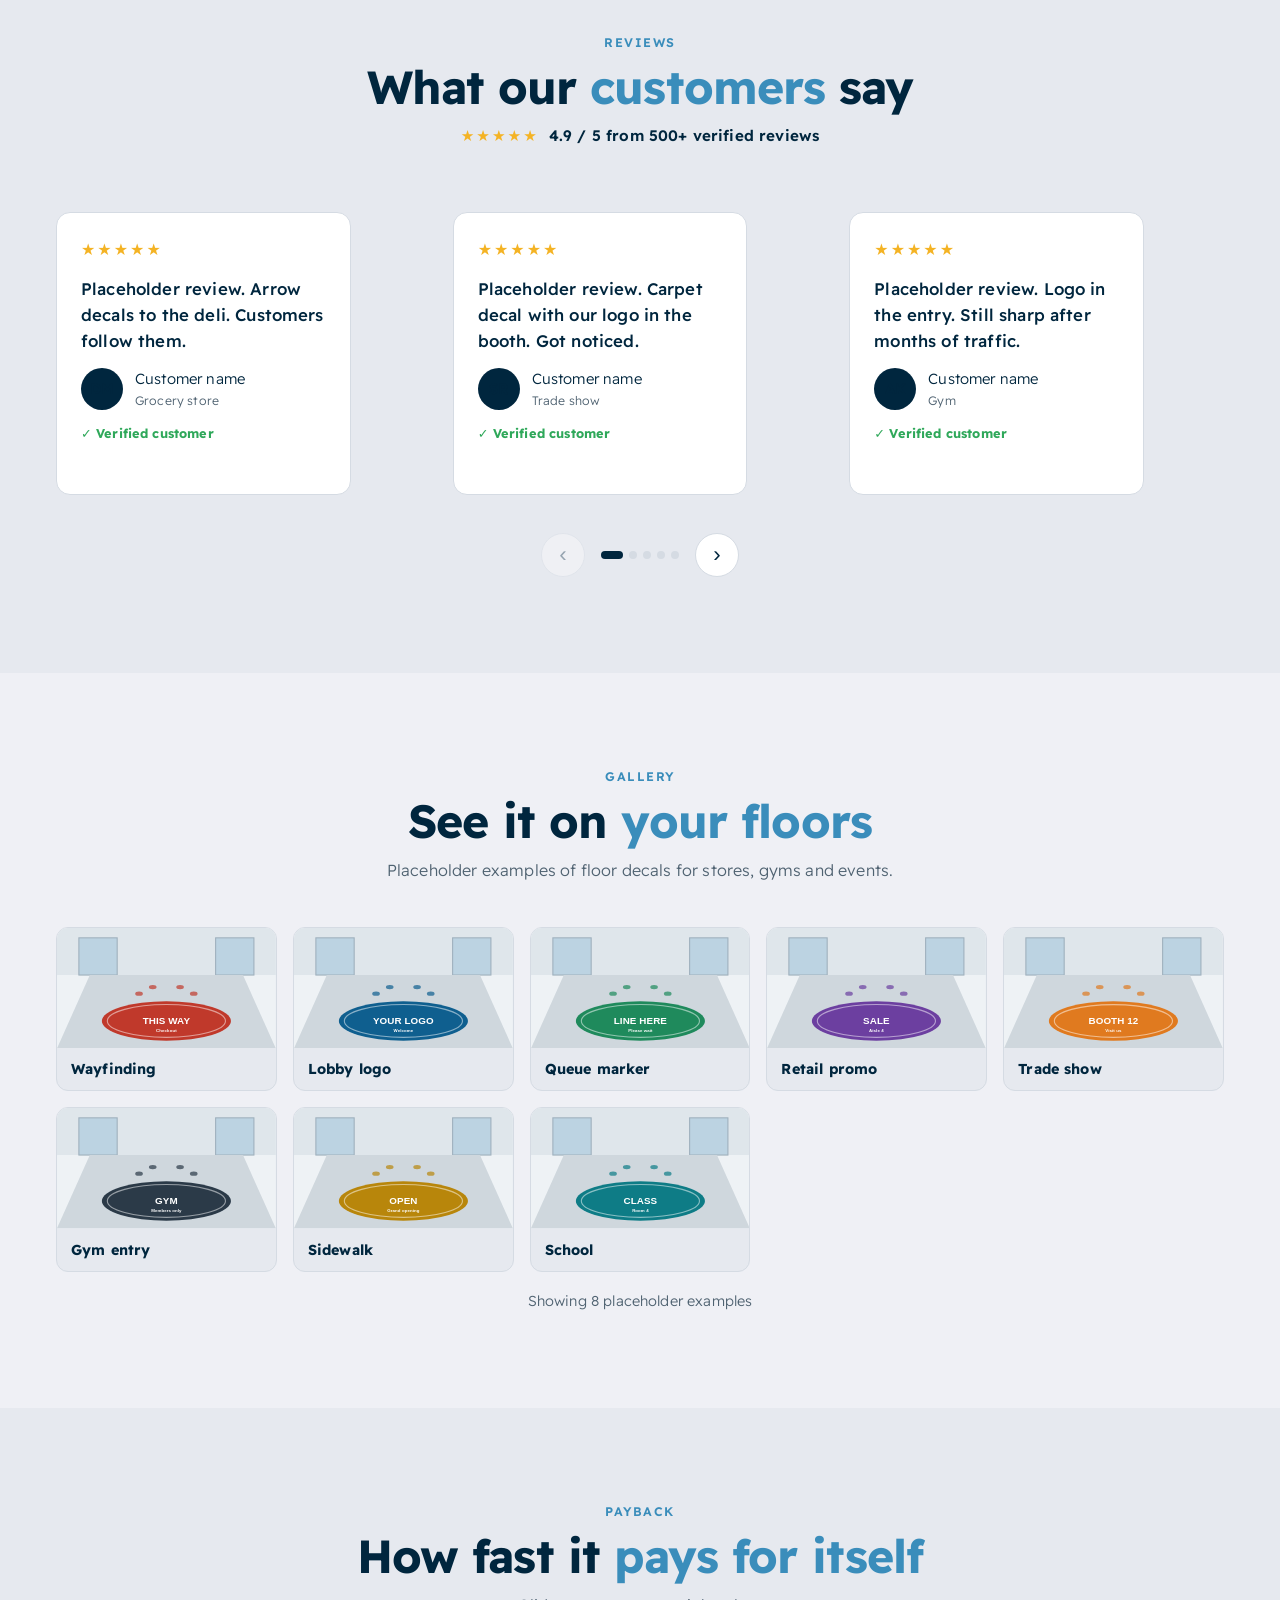
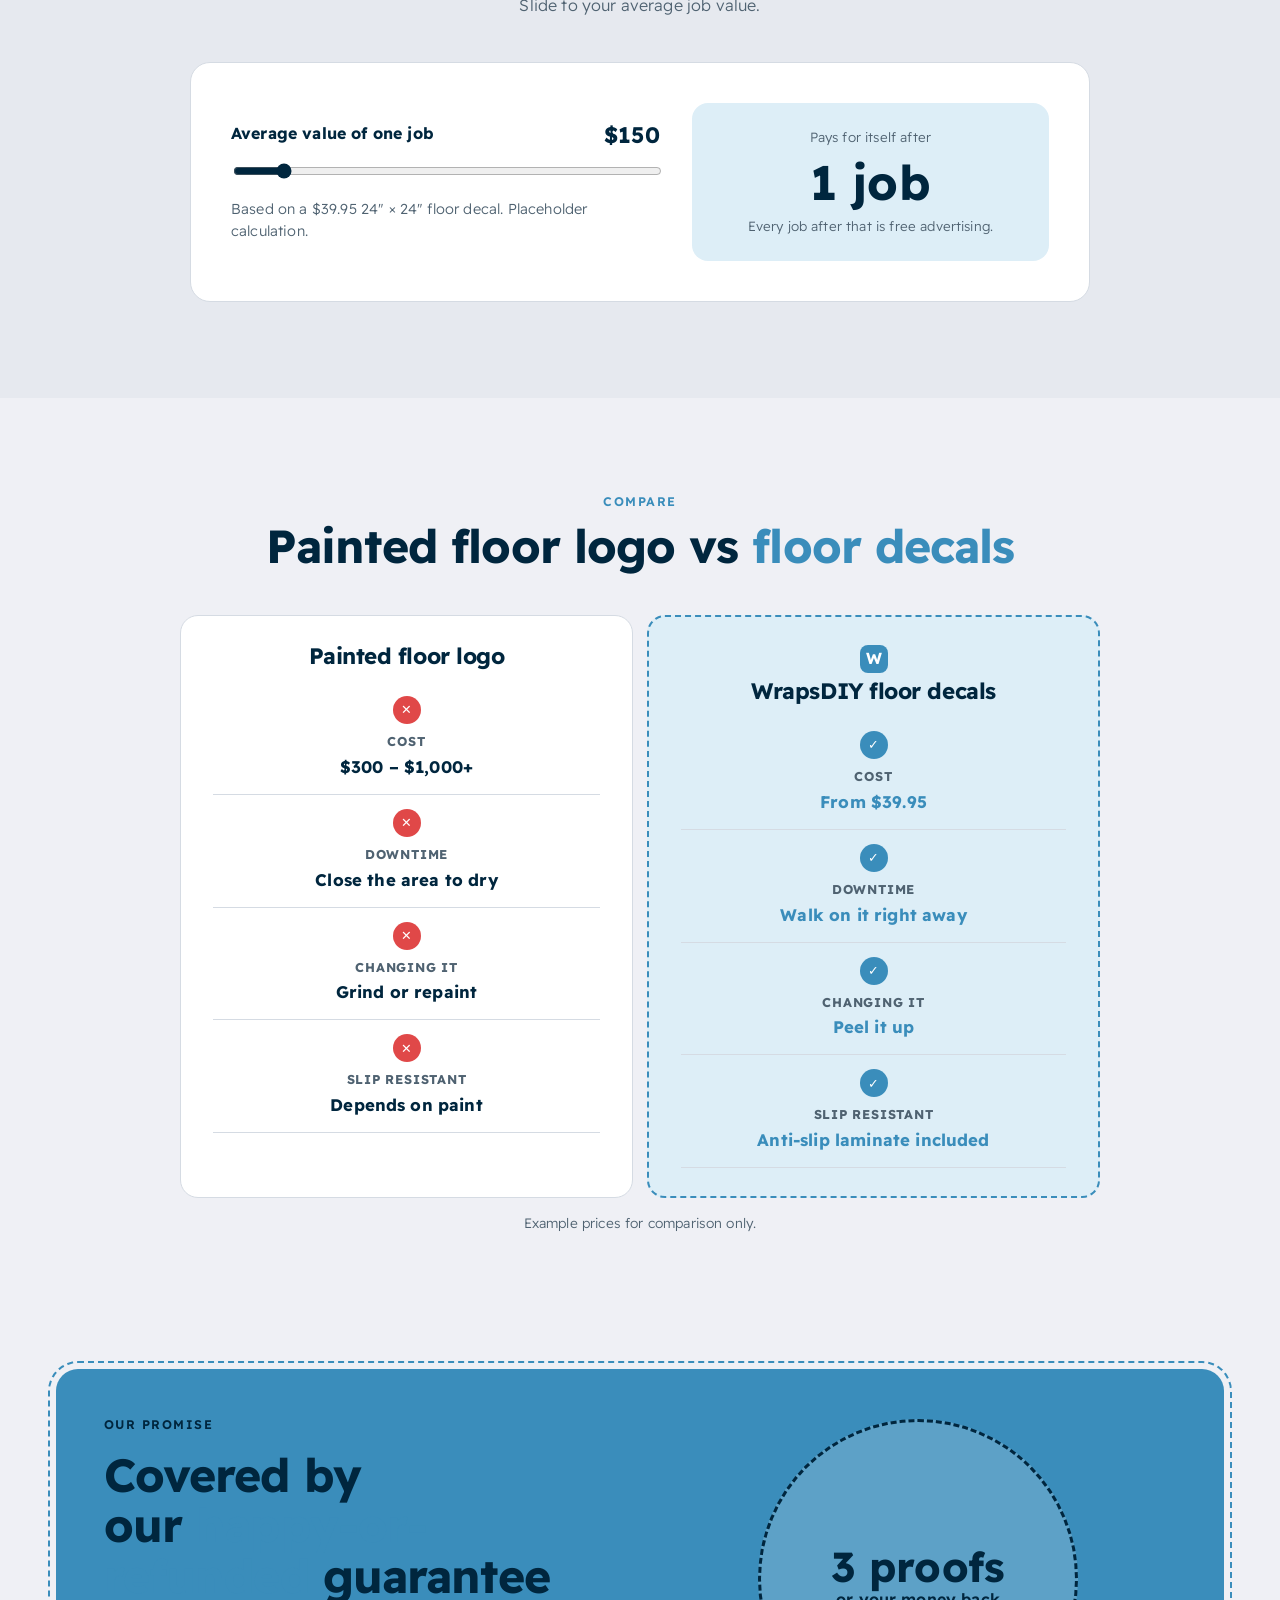
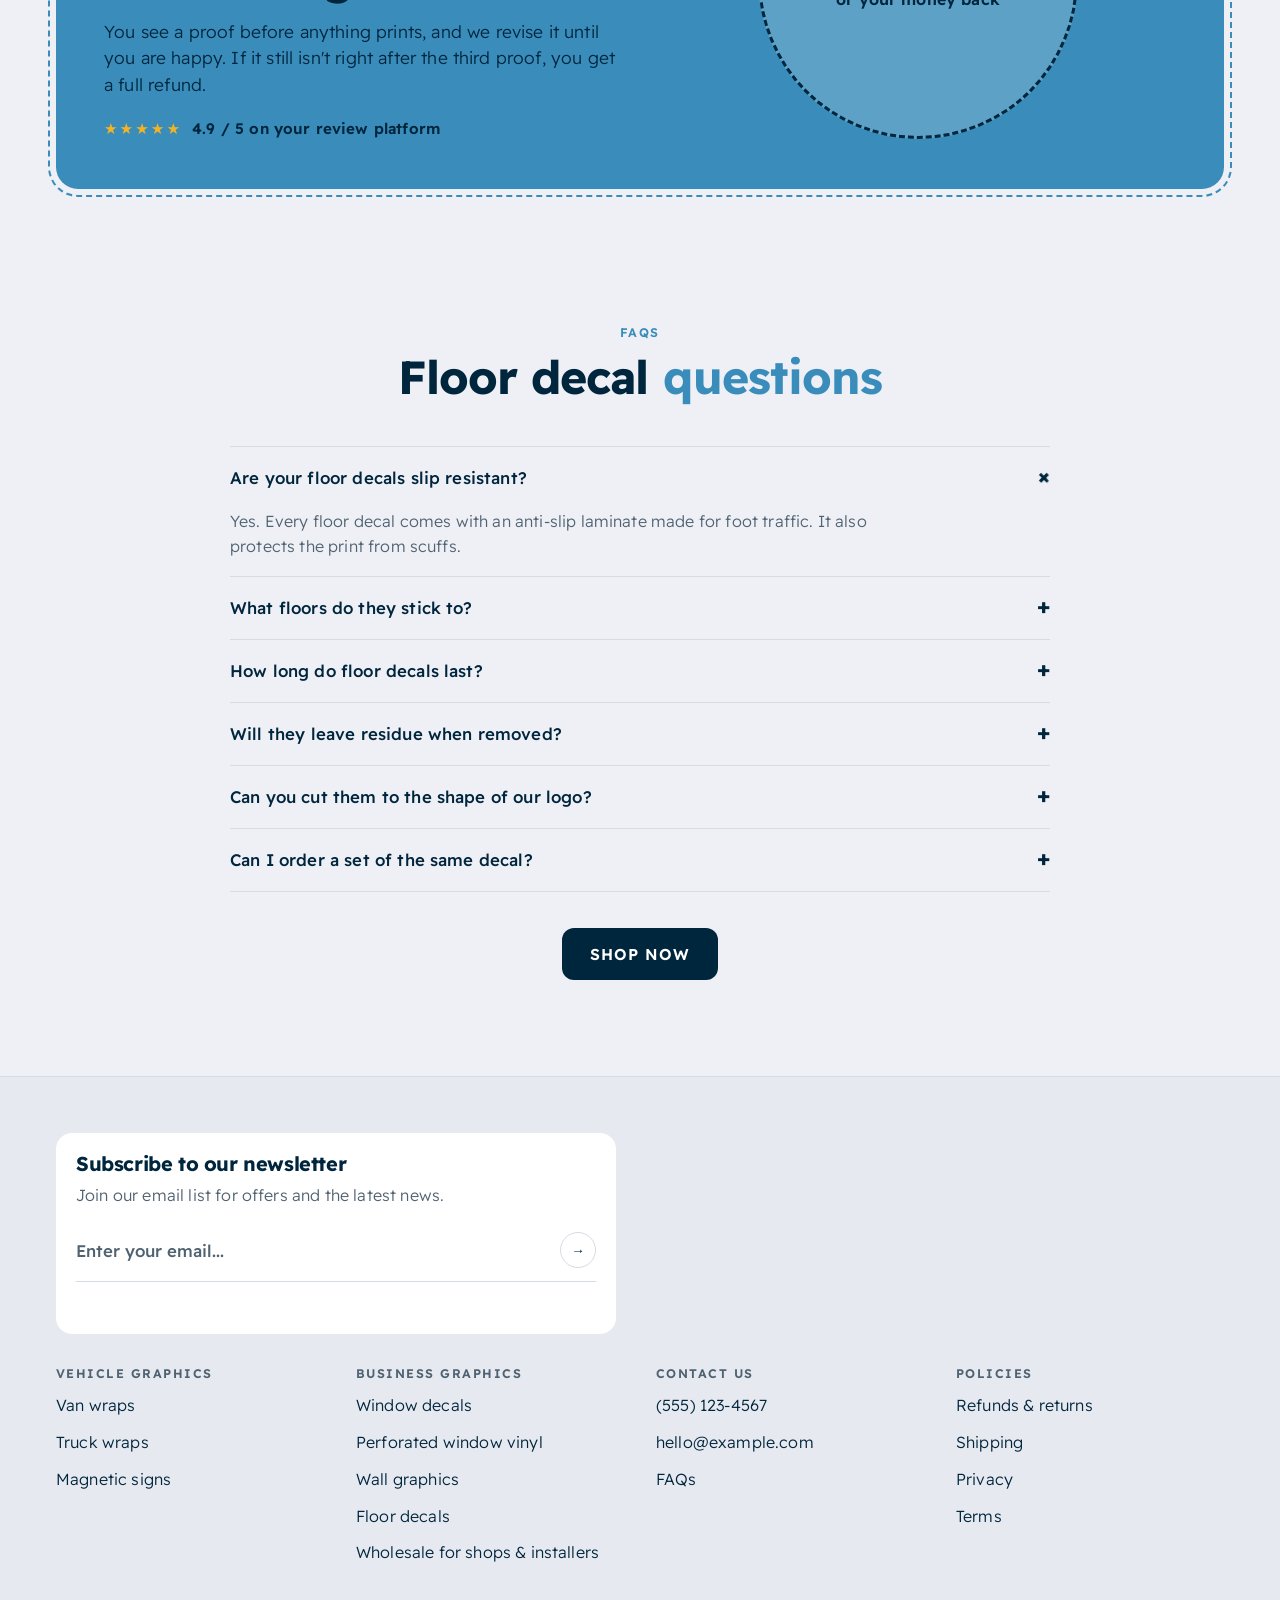
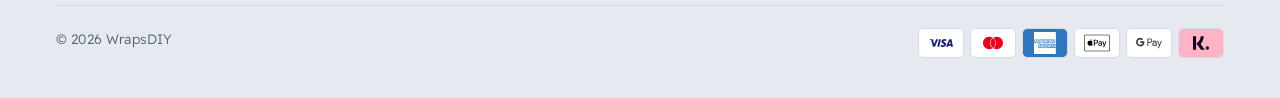
<file: products/floor-decals/index.html>
<!doctype html>
<html lang="en">
<head>
<meta charset="utf-8">
<meta name="viewport" content="width=device-width, initial-scale=1, viewport-fit=cover">
<title>Custom Floor Decals &amp; Floor Graphics from $39.95 | WrapsDIY</title>
<link rel="canonical" href="https://wrapsdiy.com/products/floor-decals/">
<meta name="description" content="Custom floor decals and floor graphics for stores, offices and events. Anti-slip laminate included. Indoor, carpet and sidewalk options, cut to any shape.">
<meta property="og:type" content="website">
<meta property="og:site_name" content="WrapsDIY">
<meta property="og:title" content="Custom Floor Decals &amp; Floor Graphics from $39.95 | WrapsDIY">
<meta property="og:url" content="https://wrapsdiy.com/products/floor-decals/">
<meta property="og:description" content="Custom floor decals and floor graphics for stores, offices and events. Anti-slip laminate included. Indoor, carpet and sidewalk options, cut to any shape.">
<meta name="twitter:card" content="summary_large_image">
<link rel="preconnect" href="https://fonts.googleapis.com">
<link rel="preconnect" href="https://fonts.gstatic.com" crossorigin>
<link rel="stylesheet" href="https://fonts.googleapis.com/css2?family=Readex+Pro:wght@300;400;500;600;700&display=swap">
<link rel="stylesheet" href="../../assets/styles.css">
<script type="application/ld+json">
{
 "@context": "https://schema.org",
 "@type": "Product",
 "name": "Custom Floor Decals",
 "brand": {
  "@type": "Brand",
  "name": "WrapsDIY"
 },
 "description": "Custom printed floor decals and floor graphics with anti-slip laminate for indoor floors, carpet and sidewalks, priced by the square foot.",
 "offers": {
  "@type": "AggregateOffer",
  "priceCurrency": "USD",
  "lowPrice": "39.95",
  "highPrice": "2860.60",
  "availability": "https://schema.org/InStock"
 }
}
</script>
<script type="application/ld+json">
{
 "@context": "https://schema.org",
 "@type": "BreadcrumbList",
 "itemListElement": [
  {
   "@type": "ListItem",
   "position": 1,
   "name": "Home",
   "item": "https://wrapsdiy.com/"
  },
  {
   "@type": "ListItem",
   "position": 2,
   "name": "Custom Floor Decals",
   "item": "https://wrapsdiy.com/products/floor-decals/"
  }
 ]
}
</script>
<script type="application/ld+json">
{
 "@context": "https://schema.org",
 "@type": "FAQPage",
 "mainEntity": [
  {
   "@type": "Question",
   "name": "Are your floor decals slip resistant?",
   "acceptedAnswer": {
    "@type": "Answer",
    "text": "Yes. Every floor decal comes with an anti-slip laminate made for foot traffic. It also protects the print from scuffs."
   }
  },
  {
   "@type": "Question",
   "name": "What floors do they stick to?",
   "acceptedAnswer": {
    "@type": "Answer",
    "text": "Indoor smooth floors like tile, sealed concrete, vinyl and wood. Choose carpet film for low-pile carpet, or outdoor film for sidewalks and concrete."
   }
  },
  {
   "@type": "Question",
   "name": "How long do floor decals last?",
   "acceptedAnswer": {
    "@type": "Answer",
    "text": "Indoor floor graphics are made for short and medium-term use, like promotions, events and wayfinding. Life depends on foot traffic and cleaning. Outdoor sidewalk decals are made for short-term use."
   }
  },
  {
   "@type": "Question",
   "name": "Will they leave residue when removed?",
   "acceptedAnswer": {
    "@type": "Answer",
    "text": "Indoor floor decals are designed to peel up cleanly from sealed floors. Peel slowly at a low angle."
   }
  },
  {
   "@type": "Question",
   "name": "Can you cut them to the shape of our logo?",
   "acceptedAnswer": {
    "@type": "Answer",
    "text": "Yes. Choose custom shape in step 3 and we\u2019ll cut around your design."
   }
  },
  {
   "@type": "Question",
   "name": "Can I order a set of the same decal?",
   "acceptedAnswer": {
    "@type": "Answer",
    "text": "Yes. Set the quantity in step 1. The price updates for the whole set."
   }
  }
 ]
}
</script>
<style>
.vsel.sizein{grid-template-columns:1fr 1fr 1fr}
.sizein label{display:grid;gap:6px;font-weight:700;font-size:.8rem;letter-spacing:.04em;text-transform:uppercase;color:var(--muted)}
.sizein input{width:100%;height:50px;border:1px solid var(--line);border-radius:8px;padding:0 14px;font:400 1rem var(--body);background:var(--card);color:var(--fg)}
.presets{display:flex;flex-wrap:wrap;gap:8px;margin:14px 0}
.presets button{border:1px solid var(--line);background:var(--card);color:var(--fg);border-radius:999px;padding:8px 14px;font:600 .85rem var(--body);cursor:pointer}
.presets button small{color:var(--muted);font-weight:500}
.presets button:hover{border-color:var(--blue)}
@media (max-width:460px){.vsel.sizein{grid-template-columns:1fr 1fr}.sizein label:last-child{grid-column:1/-1}}
</style>
</head>
<body>
<div class="util"><div class="wrap">Need help choosing? Call <b>(555) 123-4567</b></div></div>

<header class="nav">
  <div class="wrap">
    <a class="logo" href="../../"><span class="logo-mark">W</span>Wraps<span class="logo-diy">DIY</span></a>
    <ul>
      <li class="dd"><button class="dd-btn" type="button" aria-expanded="false" aria-haspopup="true" onclick="var l=this.parentNode,o=!l.classList.contains('open');document.querySelectorAll('.nav .dd.open').forEach(function(x){x.classList.remove('open');x.firstElementChild.setAttribute('aria-expanded','false')});l.classList.toggle('open',o);this.setAttribute('aria-expanded',String(o))">Vehicle graphics <svg width="12" height="12" viewBox="0 0 12 12" aria-hidden="true"><path d="M2 4l4 4 4-4" fill="none" stroke="currentColor" stroke-width="1.8"/></svg></button>
        <div class="dd-menu"><a href="../../products/custom-van-wrap/"><b>Van wraps</b><small>Full wrap, half wrap or decals</small></a><a href="../../products/truck-wraps/"><b>Truck wraps</b><small>Pickups and box trucks</small></a><a href="../../products/magnetic-signs/"><b>Magnetic signs</b><small>Cars, trucks and vans</small></a></div></li>
      <li class="dd"><button class="dd-btn" type="button" aria-expanded="false" aria-haspopup="true" onclick="var l=this.parentNode,o=!l.classList.contains('open');document.querySelectorAll('.nav .dd.open').forEach(function(x){x.classList.remove('open');x.firstElementChild.setAttribute('aria-expanded','false')});l.classList.toggle('open',o);this.setAttribute('aria-expanded',String(o))">Business graphics <svg width="12" height="12" viewBox="0 0 12 12" aria-hidden="true"><path d="M2 4l4 4 4-4" fill="none" stroke="currentColor" stroke-width="1.8"/></svg></button>
        <div class="dd-menu"><a href="../../products/window-decals/"><b>Window decals</b><small>Logos, hours and window clings</small></a><a href="../../products/perforated-window-vinyl/"><b>Perforated window vinyl</b><small>See out from inside</small></a><a href="../../products/wall-graphics/"><b>Wall graphics</b><small>Logo walls and murals</small></a><a href="../../products/floor-decals/"><b>Floor decals</b><small>Anti-slip logos and arrows</small></a></div></li>
      <li><a href="../../pages/wholesale/" class="nav-ws">Wholesale</a></li>
    </ul>
    <div class="navr">
      <a class="btn desk-cta" href="../../products/custom-van-wrap/">Shop now</a>
      <button class="cartbtn" id="cartBtn" aria-label="Open cart">
        <svg width="20" height="20" viewBox="0 0 24 24" fill="none" stroke="currentColor" stroke-width="2" stroke-linecap="round" stroke-linejoin="round"><path d="M6 6h15l-1.5 9h-12z"/><path d="M6 6 5 3H2"/><circle cx="9" cy="20" r="1.5"/><circle cx="18" cy="20" r="1.5"/></svg>
        <span class="cartcount" id="cartCount" hidden>0</span>
      </button>
      <button class="burger" id="burger" aria-label="Open menu" aria-expanded="false">
        <svg class="ib" width="20" height="20" viewBox="0 0 20 20" fill="none" stroke="currentColor" stroke-width="2"><path d="M2 5h16M2 10h16M2 15h16"/></svg><svg class="ix" width="20" height="20" viewBox="0 0 20 20" fill="none" stroke="currentColor" stroke-width="2"><path d="M4 4l12 12M16 4L4 16"/></svg>
      </button>
    </div>
  </div>
  <nav class="mobile-menu" id="mobileMenu" hidden>
    <div class="wrap">
      <p class="mm-h">Vehicle graphics</p>
      <a class="item" href="../../products/custom-van-wrap/">Van wraps <span>→</span></a>
      <a class="item" href="../../products/truck-wraps/">Truck wraps <span>→</span></a>
      <a class="item" href="../../products/magnetic-signs/">Magnetic signs <span>→</span></a>
      <p class="mm-h">Business graphics</p>
      <a class="item" href="../../products/window-decals/">Window decals <span>→</span></a>
      <a class="item" href="../../products/perforated-window-vinyl/">Perforated window vinyl <span>→</span></a>
      <a class="item" href="../../products/wall-graphics/">Wall graphics <span>→</span></a>
      <a class="item" href="../../products/floor-decals/">Floor decals <span>→</span></a>
      <p class="mm-h">Help</p>
      <a class="item" href="#how">How it works <span>→</span></a>
      <a class="item" href="#reviews">Reviews <span>→</span></a>
      <a class="item" href="#faq">FAQs <span>→</span></a>
      <a class="item mm-ws" href="../../pages/wholesale/">Wholesale <span>Shops &amp; installers</span></a>
    </div>
  </nav>
</header>

<main id="top">
<div id="productView">
  <div class="wrap crumbs"><a href="../../">Home</a> / <a href="../../#products">Shop</a> / Floor decals</div>
  <section class="pd" id="product">
    <div class="wrap">
      <div class="phead">
        <div class="rating"><span class="stars">★★★★★</span> <span><b>4.9</b> / 5.0 from <a href="#reviews">500+ reviews</a></span></div>
        <span class="pmeta">MADE IN THE USA · SHIPS 24 HRS AFTER PROOF APPROVAL</span>
        <h1>Custom floor decals</h1>
        <div class="pprice">From <b id="fromPrice">$39.95</b></div>
      </div>
      <div class="pgal">
        <div class="pmain">
          <span class="pchip" id="pchip">Example vehicle</span>
          <div id="pslide"></div>
          <button class="parrow prev" id="pprev" aria-label="Previous image">‹</button>
          <button class="parrow next" id="pnext" aria-label="Next image">›</button>
          <span class="pcount" id="pcount">1 / 6</span>
        </div>
        <div class="pdots" id="pdots"></div>
        <div class="thumbs" id="pthumbs"></div>
      </div>

      <div class="pinfo">
        <p>Logos, wayfinding arrows, promos and social-distancing markers, printed for foot traffic. Anti-slip laminate included on every floor decal. Placeholder product description.</p>
        <ul class="badges"><li>Free design included</li><li>Anti-slip laminate included</li><li>Indoor, carpet or outdoor</li><li>Cut to any shape</li></ul>
        <div class="designer"><span class="ico">✎</span><div><b>Your own designer with every order</b><span class="t">We collect your logo and details after checkout.</span></div></div>

        <div class="builder">
        <div class="bstep" id="step1">
          <button class="bhead" type="button" aria-expanded="true"><span class="bnum">1</span><small>Step 1 of 3</small><span class="plus" aria-hidden="true">+</span></button>
          <div class="bbody">
            <h2>Enter your size</h2>
            <p>Enter the size of one decal in inches. Need a set? Change the quantity.</p>
            <div class="vsel sizein">
              <label for="pw">Width (in)<input id="pw" type="number" min="1" step="0.25" inputmode="decimal" placeholder="e.g. 36"></label>
              <label for="ph">Height (in)<input id="ph" type="number" min="1" step="0.25" inputmode="decimal" placeholder="e.g. 24"></label>
              <label for="pq">Quantity<input id="pq" type="number" min="1" step="1" inputmode="numeric" value="1"></label>
            </div>
            <div class="presets" id="presets" aria-label="Common sizes"></div>
            <p class="hint" id="sizeOut" aria-live="polite"></p>
          </div>
        </div>

        <div class="bstep" id="step2">
          <button class="bhead" type="button" aria-expanded="false"><span class="bnum">2</span><small>Step 2 of 3</small><span class="plus" aria-hidden="true">+</span></button>
          <div class="bbody" hidden>
            <h2>Choose your floor type</h2>
            <p>Pick the film made for your floor.</p>
            <p class="hint" id="sideHint">Enter your size first to see prices.</p>
            <div class="sides mats" id="o2box" role="radiogroup" aria-label="Choose your floor type" hidden></div>
          </div>
        </div>

        <div class="bstep" id="step3">
          <button class="bhead" type="button" aria-expanded="false"><span class="bnum">3</span><small>Step 3 of 3</small><span class="plus" aria-hidden="true">+</span></button>
          <div class="bbody" hidden>
            <h2>Choose your shape</h2>
            <p>Rectangle and circle are the same price.</p>
            <div class="sides mats" id="mats" role="radiogroup" aria-label="Choose your shape"></div>
          </div>
        </div>
        </div>

        <div class="addon">
          <h3>Don't forget this</h3>
          <label class="upsell" for="bonnet">
            <input type="checkbox" id="bonnet">
            <svg viewBox="0 0 64 64" aria-hidden="true"><rect width="64" height="64" rx="12" fill="#ddeef7"/><path d="M14 40 L40 14 L50 24 L24 50 Z" fill="#00263e"/><rect x="12" y="44" width="40" height="8" rx="3" fill="#3a8dbb"/></svg>
            <span class="ub"><span class="save">Save 20%</span><b>Pro install toolkit</b><span><s>$49.99</s> <b>+$39.99</b></span><small>Felt squeegee, knife, application spray, wipes</small></span>
          </label>
        </div>

        <div class="atc">
          <button class="btn" id="atcBtn" disabled>Select a vehicle</button>
          <span class="stock">In stock, fast turnaround</span>
          <div class="pay" aria-label="Payment methods we accept"><svg class="pm" viewBox="0 0 46 30" role="img" aria-label="Visa"><title>Visa</title><rect x=".5" y=".5" width="45" height="29" rx="5" fill="#ffffff" stroke="#d5dbe3"/><path transform="translate(11.0 3.0) scale(1.000)" fill="#1A1F71" d="M9.112 8.262L5.97 15.758H3.92L2.374 9.775c-.094-.368-.175-.503-.461-.658C1.447 8.864.677 8.627 0 8.479l.046-.217h3.3a.904.904 0 01.894.764l.817 4.338 2.018-5.102zm8.033 5.049c.008-1.979-2.736-2.088-2.717-2.972.006-.269.262-.555.822-.628a3.66 3.66 0 011.913.336l.34-1.59a5.207 5.207 0 00-1.814-.333c-1.917 0-3.266 1.02-3.278 2.479-.012 1.079.963 1.68 1.698 2.04.756.367 1.01.603 1.006.931-.005.504-.602.725-1.16.734-.975.015-1.54-.263-1.992-.473l-.351 1.642c.453.208 1.289.39 2.156.398 2.037 0 3.37-1.006 3.377-2.564m5.061 2.447H24l-1.565-7.496h-1.656a.883.883 0 00-.826.55l-2.909 6.946h2.036l.405-1.12h2.488zm-2.163-2.656l1.02-2.815.588 2.815zm-8.16-4.84l-1.603 7.496H8.34l1.605-7.496z"/></svg><svg class="pm" viewBox="0 0 46 30" role="img" aria-label="Mastercard"><title>Mastercard</title><rect x=".5" y=".5" width="45" height="29" rx="5" fill="#ffffff" stroke="#d5dbe3"/><path transform="translate(13.0 5.0) scale(0.833)" fill="#EB001B" d="M11.343 18.031c.058.049.12.098.181.146-1.177.783-2.59 1.238-4.107 1.238C3.32 19.416 0 16.096 0 12c0-4.095 3.32-7.416 7.416-7.416 1.518 0 2.931.456 4.105 1.238-.06.051-.12.098-.165.15C9.6 7.489 8.595 9.688 8.595 12c0 2.311 1.001 4.51 2.748 6.031zm5.241-13.447c-1.52 0-2.931.456-4.105 1.238.06.051.12.098.165.15C14.4 7.489 15.405 9.688 15.405 12c0 2.31-1.001 4.507-2.748 6.031-.058.049-.12.098-.181.146 1.177.783 2.588 1.238 4.107 1.238C20.68 19.416 24 16.096 24 12c0-4.094-3.32-7.416-7.416-7.416zM12 6.174c-.096.075-.189.15-.28.231C10.156 7.764 9.169 9.765 9.169 12c0 2.236.987 4.236 2.551 5.595.09.08.185.158.28.232.096-.074.189-.152.28-.232 1.563-1.359 2.551-3.359 2.551-5.595 0-2.235-.987-4.236-2.551-5.595-.09-.08-.184-.156-.28-.231z"/></svg><svg class="pm" viewBox="0 0 46 30" role="img" aria-label="American Express"><title>American Express</title><rect x=".5" y=".5" width="45" height="29" rx="5" fill="#2E77BC" stroke="#d5dbe3"/><path transform="translate(12.0 4.0) scale(0.917)" fill="#ffffff" d="M16.015 14.378c0-.32-.135-.496-.344-.622-.21-.12-.464-.135-.81-.135h-1.543v2.82h.675v-1.027h.72c.24 0 .39.024.478.125.12.13.104.38.104.55v.35h.66v-.555c-.002-.25-.017-.376-.108-.516-.06-.08-.18-.18-.33-.234l.02-.008c.18-.072.48-.297.48-.747zm-.87.407l-.028-.002c-.09.053-.195.058-.33.058h-.81v-.63h.824c.12 0 .24 0 .33.05.098.048.156.147.15.255 0 .12-.045.215-.134.27zM20.297 15.837H19v.6h1.304c.676 0 1.05-.278 1.05-.884 0-.28-.066-.448-.187-.582-.153-.133-.392-.193-.73-.207l-.376-.015c-.104 0-.18 0-.255-.03-.09-.03-.15-.105-.15-.21 0-.09.017-.166.09-.21.083-.046.177-.066.272-.06h1.23v-.602h-1.35c-.704 0-.958.437-.958.84 0 .9.776.855 1.407.87.104 0 .18.015.225.06.046.03.082.106.082.18 0 .077-.035.15-.08.18-.06.053-.15.07-.277.07zM0 0v10.096L.81 8.22h1.75l.225.464V8.22h2.043l.45 1.02.437-1.013h6.502c.295 0 .56.057.756.236v-.23h1.787v.23c.307-.17.686-.23 1.12-.23h2.606l.24.466v-.466h1.918l.254.465v-.466h1.858v3.948H20.87l-.36-.6v.585h-2.353l-.256-.63h-.583l-.27.614h-1.213c-.48 0-.84-.104-1.08-.24v.24h-2.89v-.884c0-.12-.03-.12-.105-.135h-.105v1.036H6.067v-.48l-.21.48H4.69l-.202-.48v.465H2.235l-.256-.624H1.4l-.256.624H0V24h23.786v-7.108c-.27.135-.613.18-.973.18H21.09v-.255c-.21.165-.57.255-.914.255H14.71v-.9c0-.12-.018-.12-.12-.12h-.075v1.022h-1.8v-1.066c-.298.136-.643.15-.928.136h-.214v.915h-2.18l-.54-.617-.57.6H4.742v-3.93h3.61l.518.602.554-.6h2.412c.28 0 .74.03.942.225v-.24h2.177c.202 0 .644.045.903.225v-.24h3.265v.24c.163-.164.508-.24.803-.24h1.89v.24c.194-.15.464-.24.84-.24h1.176V0H0zM21.156 14.955c.004.005.006.012.01.016.01.01.024.01.032.02l-.042-.035zM23.828 13.082h.065v.555h-.065zM23.865 15.03v-.005c-.03-.025-.046-.048-.075-.07-.15-.153-.39-.215-.764-.225l-.36-.012c-.12 0-.194-.007-.27-.03-.09-.03-.15-.105-.15-.21 0-.09.03-.16.09-.204.076-.045.15-.05.27-.05h1.223v-.588h-1.283c-.69 0-.96.437-.96.84 0 .9.78.855 1.41.87.104 0 .18.015.224.06.046.03.076.106.076.18 0 .07-.034.138-.09.18-.045.056-.136.07-.27.07h-1.288v.605h1.287c.42 0 .734-.118.9-.36h.03c.09-.134.135-.3.135-.523 0-.24-.045-.39-.135-.526zM18.597 14.208v-.583h-2.235V16.458h2.235v-.585h-1.57v-.57h1.533v-.584h-1.532v-.51M13.51 8.787h.685V11.6h-.684zM13.126 9.543l-.007.006c0-.314-.13-.5-.34-.624-.217-.125-.47-.135-.81-.135H10.43v2.82h.674v-1.034h.72c.24 0 .39.03.487.12.122.136.107.378.107.548v.354h.677v-.553c0-.25-.016-.375-.11-.516-.09-.107-.202-.19-.33-.237.172-.07.472-.3.472-.75zm-.855.396h-.015c-.09.054-.195.056-.33.056H11.1v-.623h.825c.12 0 .24.004.33.05.09.04.15.128.15.25s-.047.22-.134.266zM15.92 9.373h.632v-.6h-.644c-.464 0-.804.105-1.02.33-.286.3-.362.69-.362 1.11 0 .512.123.833.36 1.074.232.238.645.31.97.31h.78l.255-.627h1.39l.262.627h1.36v-2.11l1.272 2.11h.95l.002.002V8.786h-.684v1.963l-1.18-1.96h-1.02V11.4L18.11 8.744h-1.004l-.943 2.22h-.3c-.177 0-.362-.03-.468-.134-.125-.15-.186-.36-.186-.662 0-.285.08-.51.194-.63.133-.135.272-.165.516-.165zm1.668-.108l.464 1.118v.002h-.93l.466-1.12zM2.38 10.97l.254.628H4V9.393l.972 2.205h.584l.973-2.202.015 2.202h.69v-2.81H6.118l-.807 1.904-.876-1.905H3.343v2.663L2.205 8.787h-.997L.01 11.597h.72l.26-.626h1.39zm-.688-1.705l.46 1.118-.003.002h-.915l.457-1.12zM11.856 13.62H9.714l-.85.923-.825-.922H5.346v2.82H8l.855-.932.824.93h1.302v-.94h.838c.6 0 1.17-.164 1.17-.945l-.006-.003c0-.78-.598-.93-1.128-.93zM7.67 15.853l-.014-.002H6.02v-.557h1.47v-.574H6.02v-.51H7.7l.733.82-.764.824zm2.642.33l-1.03-1.147 1.03-1.108v2.253zm1.553-1.258h-.885v-.717h.885c.24 0 .42.098.42.344 0 .243-.15.372-.42.372zM9.967 9.373v-.586H7.73V11.6h2.237v-.58H8.4v-.564h1.527V9.88H8.4v-.507"/></svg><svg class="pm" viewBox="0 0 46 30" role="img" aria-label="Apple Pay"><title>Apple Pay</title><rect x=".5" y=".5" width="45" height="29" rx="5" fill="#ffffff" stroke="#d5dbe3"/><path transform="translate(10.0 2.0) scale(1.083)" fill="#000000" d="M2.15 4.318a42.16 42.16 0 0 0-.454.003c-.15.005-.303.013-.452.04a1.44 1.44 0 0 0-1.06.772c-.07.138-.114.278-.14.43-.028.148-.037.3-.04.45A10.2 10.2 0 0 0 0 6.222v11.557c0 .07.002.138.003.207.004.15.013.303.04.452.027.15.072.291.142.429a1.436 1.436 0 0 0 .63.63c.138.07.278.115.43.142.148.027.3.036.45.04l.208.003h20.194l.207-.003c.15-.004.303-.013.452-.04.15-.027.291-.071.428-.141a1.432 1.432 0 0 0 .631-.631c.07-.138.115-.278.141-.43.027-.148.036-.3.04-.45.002-.07.003-.138.003-.208l.001-.246V6.221c0-.07-.002-.138-.004-.207a2.995 2.995 0 0 0-.04-.452 1.446 1.446 0 0 0-1.2-1.201 3.022 3.022 0 0 0-.452-.04 10.448 10.448 0 0 0-.453-.003zm0 .512h19.942c.066 0 .131.002.197.003.115.004.25.01.375.032.109.02.2.05.287.094a.927.927 0 0 1 .407.407.997.997 0 0 1 .094.288c.022.123.028.258.031.374.002.065.003.13.003.197v11.552c0 .065 0 .13-.003.196-.003.115-.009.25-.032.375a.927.927 0 0 1-.5.693 1.002 1.002 0 0 1-.286.094 2.598 2.598 0 0 1-.373.032l-.2.003H1.906c-.066 0-.133-.002-.196-.003a2.61 2.61 0 0 1-.375-.032c-.109-.02-.2-.05-.288-.094a.918.918 0 0 1-.406-.407 1.006 1.006 0 0 1-.094-.288 2.531 2.531 0 0 1-.032-.373 9.588 9.588 0 0 1-.002-.197V6.224c0-.065 0-.131.002-.197.004-.114.01-.248.032-.375.02-.108.05-.199.094-.287a.925.925 0 0 1 .407-.406 1.03 1.03 0 0 1 .287-.094c.125-.022.26-.029.375-.032.065-.002.131-.002.196-.003zm4.71 3.7c-.3.016-.668.199-.88.456-.191.22-.36.58-.316.918.338.03.675-.169.888-.418.205-.258.345-.603.308-.955zm2.207.42v5.493h.852v-1.877h1.18c1.078 0 1.835-.739 1.835-1.812 0-1.07-.742-1.805-1.808-1.805zm.852.719h.982c.739 0 1.161.396 1.161 1.089 0 .692-.422 1.092-1.164 1.092h-.979zm-3.154.3c-.45.01-.83.28-1.05.28-.235 0-.593-.264-.981-.257a1.446 1.446 0 0 0-1.23.747c-.527.908-.139 2.255.374 2.995.249.366.549.769.944.754.373-.014.52-.242.973-.242.454 0 .586.242.98.235.41-.007.667-.366.915-.733.286-.417.403-.82.41-.841-.007-.008-.79-.308-.797-1.209-.008-.754.615-1.113.644-1.135-.352-.52-.9-.578-1.09-.593a1.123 1.123 0 0 0-.092-.002zm8.204.397c-.99 0-1.606.533-1.652 1.256h.777c.072-.358.369-.586.845-.586.502 0 .803.266.803.711v.309l-1.097.064c-.951.054-1.488.484-1.488 1.184 0 .72.548 1.207 1.332 1.207.526 0 1.032-.281 1.264-.727h.019v.659h.788v-2.76c0-.803-.62-1.317-1.591-1.317zm1.94.072l1.446 4.009c0 .003-.073.24-.073.247-.125.41-.33.571-.711.571-.069 0-.206 0-.267-.015v.666c.06.011.267.019.335.019.83 0 1.226-.312 1.568-1.283l1.5-4.214h-.868l-1.012 3.259h-.015l-1.013-3.26zm-1.167 2.189v.316c0 .521-.45.917-1.024.917-.442 0-.731-.228-.731-.579 0-.342.278-.56.769-.593z"/></svg><svg class="pm" viewBox="0 0 46 30" role="img" aria-label="Google Pay"><title>Google Pay</title><rect x=".5" y=".5" width="45" height="29" rx="5" fill="#ffffff" stroke="#d5dbe3"/><path transform="translate(10.0 2.0) scale(1.083)" fill="#3C4043" d="M3.963 7.235A3.963 3.963 0 00.422 9.419a3.963 3.963 0 000 3.559 3.963 3.963 0 003.541 2.184c1.07 0 1.97-.352 2.627-.957.748-.69 1.18-1.71 1.18-2.916a4.722 4.722 0 00-.07-.806H3.964v1.526h2.14a1.835 1.835 0 01-.79 1.205c-.356.241-.814.379-1.35.379-1.034 0-1.911-.697-2.225-1.636a2.375 2.375 0 010-1.517c.314-.94 1.191-1.636 2.225-1.636a2.152 2.152 0 011.52.594l1.132-1.13a3.808 3.808 0 00-2.652-1.033zm6.501.55v6.9h.886V11.89h1.465c.603 0 1.11-.196 1.522-.588a1.911 1.911 0 00.635-1.464 1.92 1.92 0 00-.635-1.456 2.125 2.125 0 00-1.522-.598zm2.427.85a1.156 1.156 0 01.823.365 1.176 1.176 0 010 1.686 1.171 1.171 0 01-.877.357H11.35V8.635h1.487a1.156 1.156 0 01.054 0zm4.124 1.175c-.842 0-1.477.308-1.907.925l.781.491c.288-.417.68-.626 1.175-.626a1.255 1.255 0 01.856.323 1.009 1.009 0 01.366.785v.202c-.34-.193-.774-.289-1.3-.289-.617 0-1.11.145-1.479.434-.37.288-.554.677-.554 1.165a1.476 1.476 0 00.525 1.156c.35.308.785.463 1.305.463.61 0 1.098-.27 1.465-.81h.038v.655h.848v-2.909c0-.61-.19-1.09-.568-1.44-.38-.35-.896-.525-1.551-.525zm2.263.154l1.946 4.422-1.098 2.38h.915L24 9.963h-.965l-1.368 3.391h-.02l-1.406-3.39zm-2.146 2.368c.494 0 .88.11 1.156.33 0 .372-.147.696-.44.973a1.413 1.413 0 01-.997.414 1.081 1.081 0 01-.69-.232.708.708 0 01-.293-.578c0-.257.12-.47.363-.647.24-.173.54-.26.9-.26Z"/></svg><svg class="pm" viewBox="0 0 46 30" role="img" aria-label="Klarna"><title>Klarna</title><rect x=".5" y=".5" width="45" height="29" rx="5" fill="#FFB3C7" stroke="#d5dbe3"/><path transform="translate(15.0 7.0) scale(0.667)" fill="#0B051D" d="M4.592 2v20H0V2h4.592zm11.46 0c0 4.194-1.583 8.105-4.415 11.068l-.278.283L17.702 22h-5.668l-6.893-9.4 1.779-1.332c2.858-2.14 4.535-5.378 4.637-8.924L11.562 2h4.49zM21.5 17a2.5 2.5 0 110 5 2.5 2.5 0 010-5z"/></svg></div>
        </div>

        <div class="gbox">
          <h3>The WrapsDIY<br>Happy-or-Refunded Guarantee</h3>
          <p>You see a proof before anything prints, and we revise it until you are happy. Still not right after the third proof? Full refund.</p>
        </div>

        <div class="stack">
          <p class="stack-h">Included free with every order · worth <b>$99</b></p>
          <div class="stack-g"><div><span class="sp"><s>$99</s> Free</span><span class="ico">✎</span><span>Professional design</span></div><div><span class="sp">Free</span><span class="ico">◇</span><span>Proof before print</span></div><div><span class="sp">Free</span><span class="ico">▶</span><span>Install guide</span></div></div>
        </div>

        <div class="faq">
          <details open><summary>Quality and materials</summary><div class="ans">Printed on floor graphic film with an anti-slip, scuff-resistant laminate. Placeholder spec: add your film brand and slip rating here.</div></details>
          <details><summary>Shipping and delivery</summary><div class="ans">After checkout we send a form for your logo and details. Your proof arrives within 2 business days. Your decals ship within 24 hours of approving your proof, tracked. Most orders arrive 3–5 business days later.</div></details>
          <details><summary>Application instructions</summary><div class="ans"><ol><li>Clean and dry the floor. Remove wax or polish build-up.</li><li>Place the decal and mark the corners.</li><li>Peel the backing and press it down from the center out.</li><li>Press the edges down firmly. Wait 24 hours before mopping.</li></ol></div></details>
          <details><summary>Professional design included</summary><div class="ans">Upload your logo and wording, or a print-ready file, after checkout. A designer lays it out at no extra cost and sends a proof before anything prints.</div></details>
        </div>
      </div>
    </div>
  </section>
</div>

<section class="band-navy" id="how">
  <div class="wrap">
    <div class="head">
      <span class="eyebrow">How it works</span>
      <h2>From order to <em>on the road</em></h2>
      <p>Four steps. You only pay once, and nothing prints until you sign off the proof.</p>
    </div>
    <div class="steps"><div class="step"><div class="step-top"><span class="step-num">01</span><span class="pill">INSTANT</span></div><h3>Order and send your details</h3><p>After checkout you get a short form for your logo, wording and floor photos.</p></div><div class="step"><div class="step-top"><span class="step-num">02</span><span class="pill">12–48 HOURS</span></div><h3>We design it</h3><p>A designer lays out your floor decal and sends a to-scale proof.</p></div><div class="step"><div class="step-top"><span class="step-num">03</span><span class="pill">YOUR CALL</span></div><h3>You approve it</h3><p>Ask for changes until it looks right. We print only after you approve.</p></div><div class="step"><div class="step-top"><span class="step-num">04</span><span class="pill">3–5 DAYS</span></div><h3>Printed and delivered</h3><p>Printed, laminated and shipped with tracking.</p></div></div>
    <div class="how-cta"><a class="btn" href="#product">Start my order</a></div>
  </div>
</section>

<section class="band-alt" id="reviews">
  <div class="wrap">
    <div class="head">
      <span class="eyebrow">Reviews</span>
      <h2>What our <em>customers</em> say</h2>
      <div class="rating"><span class="stars">★★★★★</span> 4.9 / 5 from 500+ verified reviews</div>
    </div>
    <div class="rcar">
    <div class="tgrid" id="rtrack" tabindex="0" aria-label="Customer reviews, scroll sideways"><figure class="tcard"><span class="stars">★★★★★</span><blockquote>Placeholder review. Arrow decals to the deli. Customers follow them.</blockquote><figcaption class="who"><span class="avatar">DM</span><div>Customer name<small>Grocery store</small></div></figcaption><span class="verified">✓ Verified customer</span></figure><figure class="tcard"><span class="stars">★★★★★</span><blockquote>Placeholder review. Carpet decal with our logo in the booth. Got noticed.</blockquote><figcaption class="who"><span class="avatar">SR</span><div>Customer name<small>Trade show</small></div></figcaption><span class="verified">✓ Verified customer</span></figure><figure class="tcard"><span class="stars">★★★★★</span><blockquote>Placeholder review. Logo in the entry. Still sharp after months of traffic.</blockquote><figcaption class="who"><span class="avatar">AK</span><div>Customer name<small>Gym</small></div></figcaption><span class="verified">✓ Verified customer</span></figure><figure class="tcard"><span class="stars">★★★★★</span><blockquote>Placeholder review. Contour-cut logo looks like part of the floor.</blockquote><figcaption class="who"><span class="avatar">LT</span><div>Customer name<small>Retail</small></div></figcaption><span class="verified">✓ Verified customer</span></figure><figure class="tcard"><span class="stars">★★★★★</span><blockquote>Placeholder review. Line-here decals keep the morning rush organized.</blockquote><figcaption class="who"><span class="avatar">JP</span><div>Customer name<small>Coffee shop</small></div></figcaption><span class="verified">✓ Verified customer</span></figure><figure class="tcard"><span class="stars">★★★★★</span><blockquote>Placeholder review. Sidewalk decals for our weekend sale. Easy up and down.</blockquote><figcaption class="who"><span class="avatar">RB</span><div>Customer name<small>Car dealer</small></div></figcaption><span class="verified">✓ Verified customer</span></figure><figure class="tcard"><span class="stars">★★★★★</span><blockquote>Placeholder review. Wayfinding decals in the halls. Kids love them.</blockquote><figcaption class="who"><span class="avatar">NH</span><div>Customer name<small>School</small></div></figcaption><span class="verified">✓ Verified customer</span></figure></div>
    <div class="rnav">
      <button class="rbtn" id="rprev" aria-label="Previous reviews">‹</button>
      <div class="rdots" id="rdots"></div>
      <button class="rbtn" id="rnext" aria-label="Next reviews">›</button>
    </div>
    </div>
  </div>
</section>

<section id="gallery">
  <div class="wrap">
    <div class="head">
      <span class="eyebrow">Gallery</span>
      <h2>See it on <em>your floors</em></h2>
      <p>Placeholder examples of floor decals for stores, gyms and events.</p>
    </div>
    <div class="gallery" id="gallery-grid"></div>
    <p class="gcount" id="gcount"></p>
  </div>
</section>

<section class="band-alt">
  <div class="wrap">
    <div class="head">
      <span class="eyebrow">Payback</span>
      <h2>How fast it <em>pays for itself</em></h2>
      <p>Slide to your average job value.</p>
    </div>
    <div class="roi">
      <div>
        <label for="jobval">Average value of one job <output id="jobout">$150</output></label>
        <input type="range" id="jobval" min="50" max="1000" step="10" value="150">
        <p style="color:var(--muted);margin-top:12px;font-size:.9rem">Based on a $39.95 24″ × 24″ floor decal. Placeholder calculation.</p>
      </div>
      <div class="roi-out"><small>Pays for itself after</small><b id="jobsout">1 job</b><small>Every job after that is free advertising.</small></div>
    </div>
  </div>
</section>

<section id="pricing">
  <div class="wrap">
    <div class="head">
      <span class="eyebrow">Compare</span>
      <h2>Painted floor logo vs <em>floor decals</em></h2>
    </div>
    <div class="compare">
      <div class="col">
        <h3>Painted floor logo</h3>
        <dl><div><dt>Cost</dt><dd>$300 – $1,000+</dd></div><div><dt>Downtime</dt><dd>Close the area to dry</dd></div><div><dt>Changing it</dt><dd>Grind or repaint</dd></div><div><dt>Slip resistant</dt><dd>Depends on paint</dd></div></dl>
      </div>
      <div class="col win">
        <h3><span class="logo-mark" style="width:28px;height:28px;background:var(--blue);color:#fff">W</span>WrapsDIY floor decals</h3>
        <dl><div><dt>Cost</dt><dd>From $39.95</dd></div><div><dt>Downtime</dt><dd>Walk on it right away</dd></div><div><dt>Changing it</dt><dd>Peel it up</dd></div><div><dt>Slip resistant</dt><dd>Anti-slip laminate included</dd></div></dl>
      </div>
    </div>
    <p class="compare-note">Example prices for comparison only.</p>
  </div>
</section>

<section class="guar">
  <div class="wrap">
   <div class="guar-card">
    <div class="guar-copy">
      <span class="eyebrow">Our promise</span>
      <h2>Covered by our <em>happy-or-refunded</em> guarantee</h2>
      <p>You see a proof before anything prints, and we revise it until you are happy. If it still isn't right after the third proof, you get a full refund.</p>
      <div class="rating"><span class="stars">★★★★★</span> 4.9 / 5 on your review platform</div>
    </div>
    <div class="seal"><div><b>3 proofs</b><span>or your money back</span></div></div>
   </div>
  </div>
</section>

<section id="faq">
  <div class="wrap">
    <div class="head">
      <span class="eyebrow">FAQs</span>
      <h2>Floor decal <em>questions</em></h2>
    </div>
    <div class="faq">
          <details open><summary>Are your floor decals slip resistant?</summary><div class="ans">Yes. Every floor decal comes with an anti-slip laminate made for foot traffic. It also protects the print from scuffs.</div></details>
          <details><summary>What floors do they stick to?</summary><div class="ans">Indoor smooth floors like tile, sealed concrete, vinyl and wood. Choose carpet film for low-pile carpet, or outdoor film for sidewalks and concrete.</div></details>
          <details><summary>How long do floor decals last?</summary><div class="ans">Indoor floor graphics are made for short and medium-term use, like promotions, events and wayfinding. Life depends on foot traffic and cleaning. Outdoor sidewalk decals are made for short-term use.</div></details>
          <details><summary>Will they leave residue when removed?</summary><div class="ans">Indoor floor decals are designed to peel up cleanly from sealed floors. Peel slowly at a low angle.</div></details>
          <details><summary>Can you cut them to the shape of our logo?</summary><div class="ans">Yes. Choose custom shape in step 3 and we’ll cut around your design.</div></details>
          <details><summary>Can I order a set of the same decal?</summary><div class="ans">Yes. Set the quantity in step 1. The price updates for the whole set.</div></details>
    </div>
    <div style="text-align:center;margin-top:36px"><a class="btn btn-dark" href="#product">Shop now</a></div>
  </div>
</section>
</main>

<footer>
  <div class="wrap">
    <div class="fgrid">
      <div class="fnews">
        <h3>Subscribe to our newsletter</h3>
        <p>Join our email list for offers and the latest news.</p>
        <form class="news" id="news"><input id="email" aria-label="Email address" type="email" placeholder="Enter your email..." required><button class="nbtn" type="submit" aria-label="Subscribe">→</button></form>
        <p class="news-msg" id="newsMsg" aria-live="polite"></p>
      </div>
      <!--shop--><div><h4>Vehicle graphics</h4><ul><li><a href="../../products/custom-van-wrap/">Van wraps</a></li><li><a href="../../products/truck-wraps/">Truck wraps</a></li><li><a href="../../products/magnetic-signs/">Magnetic signs</a></li></ul></div><div><h4>Business graphics</h4><ul><li><a href="../../products/window-decals/">Window decals</a></li><li><a href="../../products/perforated-window-vinyl/">Perforated window vinyl</a></li><li><a href="../../products/wall-graphics/">Wall graphics</a></li><li><a href="../../products/floor-decals/">Floor decals</a></li><li><a href="../../pages/wholesale/">Wholesale for shops &amp; installers</a></li></ul></div><!--/shop-->
      <div><h4>Contact us</h4><ul><li>(555) 123-4567</li><li>hello@example.com</li><li><a href="#faq">FAQs</a></li></ul></div>
      <div><h4>Policies</h4><ul><li><a href="#top">Refunds & returns</a></li><li><a href="#top">Shipping</a></li><li><a href="#top">Privacy</a></li><li><a href="#top">Terms</a></li></ul></div>
    </div>
    <div class="fbottom">
      <span>© 2026 WrapsDIY</span>
      <div class="pay" aria-label="Payment methods we accept"><svg class="pm" viewBox="0 0 46 30" role="img" aria-label="Visa"><title>Visa</title><rect x=".5" y=".5" width="45" height="29" rx="5" fill="#ffffff" stroke="#d5dbe3"/><path transform="translate(11.0 3.0) scale(1.000)" fill="#1A1F71" d="M9.112 8.262L5.97 15.758H3.92L2.374 9.775c-.094-.368-.175-.503-.461-.658C1.447 8.864.677 8.627 0 8.479l.046-.217h3.3a.904.904 0 01.894.764l.817 4.338 2.018-5.102zm8.033 5.049c.008-1.979-2.736-2.088-2.717-2.972.006-.269.262-.555.822-.628a3.66 3.66 0 011.913.336l.34-1.59a5.207 5.207 0 00-1.814-.333c-1.917 0-3.266 1.02-3.278 2.479-.012 1.079.963 1.68 1.698 2.04.756.367 1.01.603 1.006.931-.005.504-.602.725-1.16.734-.975.015-1.54-.263-1.992-.473l-.351 1.642c.453.208 1.289.39 2.156.398 2.037 0 3.37-1.006 3.377-2.564m5.061 2.447H24l-1.565-7.496h-1.656a.883.883 0 00-.826.55l-2.909 6.946h2.036l.405-1.12h2.488zm-2.163-2.656l1.02-2.815.588 2.815zm-8.16-4.84l-1.603 7.496H8.34l1.605-7.496z"/></svg><svg class="pm" viewBox="0 0 46 30" role="img" aria-label="Mastercard"><title>Mastercard</title><rect x=".5" y=".5" width="45" height="29" rx="5" fill="#ffffff" stroke="#d5dbe3"/><path transform="translate(13.0 5.0) scale(0.833)" fill="#EB001B" d="M11.343 18.031c.058.049.12.098.181.146-1.177.783-2.59 1.238-4.107 1.238C3.32 19.416 0 16.096 0 12c0-4.095 3.32-7.416 7.416-7.416 1.518 0 2.931.456 4.105 1.238-.06.051-.12.098-.165.15C9.6 7.489 8.595 9.688 8.595 12c0 2.311 1.001 4.51 2.748 6.031zm5.241-13.447c-1.52 0-2.931.456-4.105 1.238.06.051.12.098.165.15C14.4 7.489 15.405 9.688 15.405 12c0 2.31-1.001 4.507-2.748 6.031-.058.049-.12.098-.181.146 1.177.783 2.588 1.238 4.107 1.238C20.68 19.416 24 16.096 24 12c0-4.094-3.32-7.416-7.416-7.416zM12 6.174c-.096.075-.189.15-.28.231C10.156 7.764 9.169 9.765 9.169 12c0 2.236.987 4.236 2.551 5.595.09.08.185.158.28.232.096-.074.189-.152.28-.232 1.563-1.359 2.551-3.359 2.551-5.595 0-2.235-.987-4.236-2.551-5.595-.09-.08-.184-.156-.28-.231z"/></svg><svg class="pm" viewBox="0 0 46 30" role="img" aria-label="American Express"><title>American Express</title><rect x=".5" y=".5" width="45" height="29" rx="5" fill="#2E77BC" stroke="#d5dbe3"/><path transform="translate(12.0 4.0) scale(0.917)" fill="#ffffff" d="M16.015 14.378c0-.32-.135-.496-.344-.622-.21-.12-.464-.135-.81-.135h-1.543v2.82h.675v-1.027h.72c.24 0 .39.024.478.125.12.13.104.38.104.55v.35h.66v-.555c-.002-.25-.017-.376-.108-.516-.06-.08-.18-.18-.33-.234l.02-.008c.18-.072.48-.297.48-.747zm-.87.407l-.028-.002c-.09.053-.195.058-.33.058h-.81v-.63h.824c.12 0 .24 0 .33.05.098.048.156.147.15.255 0 .12-.045.215-.134.27zM20.297 15.837H19v.6h1.304c.676 0 1.05-.278 1.05-.884 0-.28-.066-.448-.187-.582-.153-.133-.392-.193-.73-.207l-.376-.015c-.104 0-.18 0-.255-.03-.09-.03-.15-.105-.15-.21 0-.09.017-.166.09-.21.083-.046.177-.066.272-.06h1.23v-.602h-1.35c-.704 0-.958.437-.958.84 0 .9.776.855 1.407.87.104 0 .18.015.225.06.046.03.082.106.082.18 0 .077-.035.15-.08.18-.06.053-.15.07-.277.07zM0 0v10.096L.81 8.22h1.75l.225.464V8.22h2.043l.45 1.02.437-1.013h6.502c.295 0 .56.057.756.236v-.23h1.787v.23c.307-.17.686-.23 1.12-.23h2.606l.24.466v-.466h1.918l.254.465v-.466h1.858v3.948H20.87l-.36-.6v.585h-2.353l-.256-.63h-.583l-.27.614h-1.213c-.48 0-.84-.104-1.08-.24v.24h-2.89v-.884c0-.12-.03-.12-.105-.135h-.105v1.036H6.067v-.48l-.21.48H4.69l-.202-.48v.465H2.235l-.256-.624H1.4l-.256.624H0V24h23.786v-7.108c-.27.135-.613.18-.973.18H21.09v-.255c-.21.165-.57.255-.914.255H14.71v-.9c0-.12-.018-.12-.12-.12h-.075v1.022h-1.8v-1.066c-.298.136-.643.15-.928.136h-.214v.915h-2.18l-.54-.617-.57.6H4.742v-3.93h3.61l.518.602.554-.6h2.412c.28 0 .74.03.942.225v-.24h2.177c.202 0 .644.045.903.225v-.24h3.265v.24c.163-.164.508-.24.803-.24h1.89v.24c.194-.15.464-.24.84-.24h1.176V0H0zM21.156 14.955c.004.005.006.012.01.016.01.01.024.01.032.02l-.042-.035zM23.828 13.082h.065v.555h-.065zM23.865 15.03v-.005c-.03-.025-.046-.048-.075-.07-.15-.153-.39-.215-.764-.225l-.36-.012c-.12 0-.194-.007-.27-.03-.09-.03-.15-.105-.15-.21 0-.09.03-.16.09-.204.076-.045.15-.05.27-.05h1.223v-.588h-1.283c-.69 0-.96.437-.96.84 0 .9.78.855 1.41.87.104 0 .18.015.224.06.046.03.076.106.076.18 0 .07-.034.138-.09.18-.045.056-.136.07-.27.07h-1.288v.605h1.287c.42 0 .734-.118.9-.36h.03c.09-.134.135-.3.135-.523 0-.24-.045-.39-.135-.526zM18.597 14.208v-.583h-2.235V16.458h2.235v-.585h-1.57v-.57h1.533v-.584h-1.532v-.51M13.51 8.787h.685V11.6h-.684zM13.126 9.543l-.007.006c0-.314-.13-.5-.34-.624-.217-.125-.47-.135-.81-.135H10.43v2.82h.674v-1.034h.72c.24 0 .39.03.487.12.122.136.107.378.107.548v.354h.677v-.553c0-.25-.016-.375-.11-.516-.09-.107-.202-.19-.33-.237.172-.07.472-.3.472-.75zm-.855.396h-.015c-.09.054-.195.056-.33.056H11.1v-.623h.825c.12 0 .24.004.33.05.09.04.15.128.15.25s-.047.22-.134.266zM15.92 9.373h.632v-.6h-.644c-.464 0-.804.105-1.02.33-.286.3-.362.69-.362 1.11 0 .512.123.833.36 1.074.232.238.645.31.97.31h.78l.255-.627h1.39l.262.627h1.36v-2.11l1.272 2.11h.95l.002.002V8.786h-.684v1.963l-1.18-1.96h-1.02V11.4L18.11 8.744h-1.004l-.943 2.22h-.3c-.177 0-.362-.03-.468-.134-.125-.15-.186-.36-.186-.662 0-.285.08-.51.194-.63.133-.135.272-.165.516-.165zm1.668-.108l.464 1.118v.002h-.93l.466-1.12zM2.38 10.97l.254.628H4V9.393l.972 2.205h.584l.973-2.202.015 2.202h.69v-2.81H6.118l-.807 1.904-.876-1.905H3.343v2.663L2.205 8.787h-.997L.01 11.597h.72l.26-.626h1.39zm-.688-1.705l.46 1.118-.003.002h-.915l.457-1.12zM11.856 13.62H9.714l-.85.923-.825-.922H5.346v2.82H8l.855-.932.824.93h1.302v-.94h.838c.6 0 1.17-.164 1.17-.945l-.006-.003c0-.78-.598-.93-1.128-.93zM7.67 15.853l-.014-.002H6.02v-.557h1.47v-.574H6.02v-.51H7.7l.733.82-.764.824zm2.642.33l-1.03-1.147 1.03-1.108v2.253zm1.553-1.258h-.885v-.717h.885c.24 0 .42.098.42.344 0 .243-.15.372-.42.372zM9.967 9.373v-.586H7.73V11.6h2.237v-.58H8.4v-.564h1.527V9.88H8.4v-.507"/></svg><svg class="pm" viewBox="0 0 46 30" role="img" aria-label="Apple Pay"><title>Apple Pay</title><rect x=".5" y=".5" width="45" height="29" rx="5" fill="#ffffff" stroke="#d5dbe3"/><path transform="translate(10.0 2.0) scale(1.083)" fill="#000000" d="M2.15 4.318a42.16 42.16 0 0 0-.454.003c-.15.005-.303.013-.452.04a1.44 1.44 0 0 0-1.06.772c-.07.138-.114.278-.14.43-.028.148-.037.3-.04.45A10.2 10.2 0 0 0 0 6.222v11.557c0 .07.002.138.003.207.004.15.013.303.04.452.027.15.072.291.142.429a1.436 1.436 0 0 0 .63.63c.138.07.278.115.43.142.148.027.3.036.45.04l.208.003h20.194l.207-.003c.15-.004.303-.013.452-.04.15-.027.291-.071.428-.141a1.432 1.432 0 0 0 .631-.631c.07-.138.115-.278.141-.43.027-.148.036-.3.04-.45.002-.07.003-.138.003-.208l.001-.246V6.221c0-.07-.002-.138-.004-.207a2.995 2.995 0 0 0-.04-.452 1.446 1.446 0 0 0-1.2-1.201 3.022 3.022 0 0 0-.452-.04 10.448 10.448 0 0 0-.453-.003zm0 .512h19.942c.066 0 .131.002.197.003.115.004.25.01.375.032.109.02.2.05.287.094a.927.927 0 0 1 .407.407.997.997 0 0 1 .094.288c.022.123.028.258.031.374.002.065.003.13.003.197v11.552c0 .065 0 .13-.003.196-.003.115-.009.25-.032.375a.927.927 0 0 1-.5.693 1.002 1.002 0 0 1-.286.094 2.598 2.598 0 0 1-.373.032l-.2.003H1.906c-.066 0-.133-.002-.196-.003a2.61 2.61 0 0 1-.375-.032c-.109-.02-.2-.05-.288-.094a.918.918 0 0 1-.406-.407 1.006 1.006 0 0 1-.094-.288 2.531 2.531 0 0 1-.032-.373 9.588 9.588 0 0 1-.002-.197V6.224c0-.065 0-.131.002-.197.004-.114.01-.248.032-.375.02-.108.05-.199.094-.287a.925.925 0 0 1 .407-.406 1.03 1.03 0 0 1 .287-.094c.125-.022.26-.029.375-.032.065-.002.131-.002.196-.003zm4.71 3.7c-.3.016-.668.199-.88.456-.191.22-.36.58-.316.918.338.03.675-.169.888-.418.205-.258.345-.603.308-.955zm2.207.42v5.493h.852v-1.877h1.18c1.078 0 1.835-.739 1.835-1.812 0-1.07-.742-1.805-1.808-1.805zm.852.719h.982c.739 0 1.161.396 1.161 1.089 0 .692-.422 1.092-1.164 1.092h-.979zm-3.154.3c-.45.01-.83.28-1.05.28-.235 0-.593-.264-.981-.257a1.446 1.446 0 0 0-1.23.747c-.527.908-.139 2.255.374 2.995.249.366.549.769.944.754.373-.014.52-.242.973-.242.454 0 .586.242.98.235.41-.007.667-.366.915-.733.286-.417.403-.82.41-.841-.007-.008-.79-.308-.797-1.209-.008-.754.615-1.113.644-1.135-.352-.52-.9-.578-1.09-.593a1.123 1.123 0 0 0-.092-.002zm8.204.397c-.99 0-1.606.533-1.652 1.256h.777c.072-.358.369-.586.845-.586.502 0 .803.266.803.711v.309l-1.097.064c-.951.054-1.488.484-1.488 1.184 0 .72.548 1.207 1.332 1.207.526 0 1.032-.281 1.264-.727h.019v.659h.788v-2.76c0-.803-.62-1.317-1.591-1.317zm1.94.072l1.446 4.009c0 .003-.073.24-.073.247-.125.41-.33.571-.711.571-.069 0-.206 0-.267-.015v.666c.06.011.267.019.335.019.83 0 1.226-.312 1.568-1.283l1.5-4.214h-.868l-1.012 3.259h-.015l-1.013-3.26zm-1.167 2.189v.316c0 .521-.45.917-1.024.917-.442 0-.731-.228-.731-.579 0-.342.278-.56.769-.593z"/></svg><svg class="pm" viewBox="0 0 46 30" role="img" aria-label="Google Pay"><title>Google Pay</title><rect x=".5" y=".5" width="45" height="29" rx="5" fill="#ffffff" stroke="#d5dbe3"/><path transform="translate(10.0 2.0) scale(1.083)" fill="#3C4043" d="M3.963 7.235A3.963 3.963 0 00.422 9.419a3.963 3.963 0 000 3.559 3.963 3.963 0 003.541 2.184c1.07 0 1.97-.352 2.627-.957.748-.69 1.18-1.71 1.18-2.916a4.722 4.722 0 00-.07-.806H3.964v1.526h2.14a1.835 1.835 0 01-.79 1.205c-.356.241-.814.379-1.35.379-1.034 0-1.911-.697-2.225-1.636a2.375 2.375 0 010-1.517c.314-.94 1.191-1.636 2.225-1.636a2.152 2.152 0 011.52.594l1.132-1.13a3.808 3.808 0 00-2.652-1.033zm6.501.55v6.9h.886V11.89h1.465c.603 0 1.11-.196 1.522-.588a1.911 1.911 0 00.635-1.464 1.92 1.92 0 00-.635-1.456 2.125 2.125 0 00-1.522-.598zm2.427.85a1.156 1.156 0 01.823.365 1.176 1.176 0 010 1.686 1.171 1.171 0 01-.877.357H11.35V8.635h1.487a1.156 1.156 0 01.054 0zm4.124 1.175c-.842 0-1.477.308-1.907.925l.781.491c.288-.417.68-.626 1.175-.626a1.255 1.255 0 01.856.323 1.009 1.009 0 01.366.785v.202c-.34-.193-.774-.289-1.3-.289-.617 0-1.11.145-1.479.434-.37.288-.554.677-.554 1.165a1.476 1.476 0 00.525 1.156c.35.308.785.463 1.305.463.61 0 1.098-.27 1.465-.81h.038v.655h.848v-2.909c0-.61-.19-1.09-.568-1.44-.38-.35-.896-.525-1.551-.525zm2.263.154l1.946 4.422-1.098 2.38h.915L24 9.963h-.965l-1.368 3.391h-.02l-1.406-3.39zm-2.146 2.368c.494 0 .88.11 1.156.33 0 .372-.147.696-.44.973a1.413 1.413 0 01-.997.414 1.081 1.081 0 01-.69-.232.708.708 0 01-.293-.578c0-.257.12-.47.363-.647.24-.173.54-.26.9-.26Z"/></svg><svg class="pm" viewBox="0 0 46 30" role="img" aria-label="Klarna"><title>Klarna</title><rect x=".5" y=".5" width="45" height="29" rx="5" fill="#FFB3C7" stroke="#d5dbe3"/><path transform="translate(15.0 7.0) scale(0.667)" fill="#0B051D" d="M4.592 2v20H0V2h4.592zm11.46 0c0 4.194-1.583 8.105-4.415 11.068l-.278.283L17.702 22h-5.668l-6.893-9.4 1.779-1.332c2.858-2.14 4.535-5.378 4.637-8.924L11.562 2h4.49zM21.5 17a2.5 2.5 0 110 5 2.5 2.5 0 010-5z"/></svg></div>
    </div>
  </div>
</footer>


<div class="scrim" id="scrim" hidden></div>
<aside class="drawer" id="drawer" aria-label="Your cart" hidden>
  <div class="dhead"><h2>Your cart</h2><button class="dclose" id="dclose" aria-label="Close cart">✕</button></div>
  <div class="citems" id="citems"></div>
  <div class="ctotal"><span>Subtotal</span><span id="ctotal">$0.00</span></div>
  <button class="btn" id="checkout">Checkout</button>
  <p class="cmsg" id="cmsg" aria-live="polite"></p>
</aside>
<script>
var $ = function(id){ return document.getElementById(id); };
function fmt(n){ return "$" + n.toLocaleString("en-US", {minimumFractionDigits:2, maximumFractionDigits:2}); }
// Placeholder van illustration (generic side profile)
function van(color, label, opts){
  opts = opts || {};
  var bg = opts.bg || "transparent";
  if (opts.car) {
    return '<svg viewBox="0 0 400 220" xmlns="http://www.w3.org/2000/svg" role="img" aria-label="Placeholder car with door sign">'
      + '<rect width="400" height="220" fill="'+bg+'"/>'
      + '<path d="M40 150 L60 110 Q70 92 95 90 L150 88 L190 60 Q200 54 215 54 L290 54 Q305 54 315 66 L340 100 Q365 104 368 125 L370 150 Z" fill="#e9eef2" stroke="#9fb0bd" stroke-width="2"/>'
      + '<path d="M198 66 L224 66 L224 98 L170 98 Z M232 66 L290 66 Q300 66 306 74 L326 98 L232 98 Z" fill="#9fc3db"/>'
      + '<rect x="150" y="106" width="120" height="38" rx="6" fill="'+color+'"/>'
      + '<text x="210" y="131" font-family="Archivo,Arial" font-weight="800" font-size="15" fill="#fff" text-anchor="middle">'+label+'</text>'
      + '<circle cx="110" cy="152" r="26" fill="#22303b"/><circle cx="110" cy="152" r="11" fill="#c5d0d8"/>'
      + '<circle cx="310" cy="152" r="26" fill="#22303b"/><circle cx="310" cy="152" r="11" fill="#c5d0d8"/></svg>';
  }
  var long = opts.long ? 1 : 0, w = long ? 360 : 300, x0 = (400 - w) / 2;
  var body = opts.wrap ? color : "#eef2f5", panel = opts.wrap ? "rgba(255,255,255,.16)" : color;
  return '<svg viewBox="0 0 400 220" xmlns="http://www.w3.org/2000/svg" role="img" aria-label="Placeholder van with side sign">'
    + '<rect width="400" height="220" fill="'+bg+'"/>'
    + '<path d="M'+x0+' 165 L'+x0+' 50 Q'+x0+' 38 '+(x0+12)+' 38 L'+(x0+w-70)+' 38 Q'+(x0+w-55)+' 38 '+(x0+w-45)+' 52 L'+(x0+w-8)+' 105 Q'+(x0+w)+' 115 '+(x0+w)+' 128 L'+(x0+w)+' 165 Z" fill="'+body+'" stroke="#9fb0bd" stroke-width="2"/>'
    + '<path d="M'+(x0+w-62)+' 50 L'+(x0+w-46)+' 50 L'+(x0+w-14)+' 100 L'+(x0+w-62)+' 100 Z" fill="#9fc3db"/>'
    + (opts.wrap ? '<path d="M'+x0+' 150 Q'+(x0+w*0.45)+' 120 '+(x0+w)+' 140 L'+(x0+w)+' 165 L'+x0+' 165 Z" fill="#ffffff" fill-opacity=".22"/>' : '')
    + '<rect x="'+(x0+16)+'" y="60" width="'+(w-96)+'" height="78" rx="8" fill="'+panel+'"/>'
    + '<text x="'+(x0+16+(w-96)/2)+'" y="96" font-family="Archivo,Arial" font-weight="900" font-size="20" fill="#fff" text-anchor="middle">'+label+'</text>'
    + '<text x="'+(x0+16+(w-96)/2)+'" y="120" font-family="Figtree,Arial" font-weight="600" font-size="12" fill="#fff" fill-opacity=".85" text-anchor="middle">(555) 123-4567 · yourbrand.com</text>'
    + '<circle cx="'+(x0+58)+'" cy="166" r="24" fill="#22303b"/><circle cx="'+(x0+58)+'" cy="166" r="10" fill="#c5d0d8"/>'
    + '<circle cx="'+(x0+w-58)+'" cy="166" r="24" fill="#22303b"/><circle cx="'+(x0+w-58)+'" cy="166" r="10" fill="#c5d0d8"/></svg>';
}
// Placeholder truck illustration: pickup or box truck, full wrap, half wrap or decals
var CLIP = 0;
function truck(color, label, opts){
  opts = opts || {};
  var cover = opts.cover || "full", id = "tc" + (CLIP++);
  var white = "#eef2f5", st = "#9fb0bd", tire = "#22303b", glass = "#9fc3db", body, glassP, wheels, halfX, lx, ly, big, wy, wr, dec;
  if (opts.box) {
    body = '<rect x="24" y="28" width="262" height="128" rx="6"/><path d="M288 156 L288 70 Q288 62 296 62 L334 62 Q344 62 350 72 L370 108 Q376 114 376 124 L376 156 Z"/>';
    glassP = '<path d="M298 72 L334 72 L352 106 L298 106 Z" fill="'+glass+'"/>';
    wheels = [78, 232, 334]; wy = 160; wr = 22; halfX = 155; lx = cover === "half" ? 90 : 155; ly = 92; big = cover === "half" ? 17 : 24;
    dec = {x:155, y:92, w:150, h:46, f:15};
  } else {
    body = '<path d="M24 150 L24 102 L196 102 L204 60 Q206 52 216 52 L282 52 Q292 52 298 60 L320 96 L362 102 Q376 104 376 118 L376 150 Z"/>';
    glassP = '<path d="M212 60 L248 60 L248 94 L207 94 Z M254 60 L284 60 Q290 60 294 66 L314 94 L254 94 Z" fill="'+glass+'"/>';
    wheels = [92, 318]; wy = 152; wr = 24; halfX = 205; lx = 110; ly = 116; big = 14;
    dec = {x:262, y:120, w:80, h:26, f:9};
  }
  var s = '<g fill="'+(cover === "full" ? color : white)+'" stroke="'+st+'" stroke-width="2">'+body+'</g>';
  if (cover === "half") s += '<clipPath id="'+id+'"><rect x="0" y="0" width="'+halfX+'" height="220"/></clipPath><g clip-path="url(#'+id+')" fill="'+color+'">'+body+'</g>';
  if (cover !== "decal" && !opts.box) s += '<path d="M24 142 Q150 118 '+(cover === "half" ? halfX : 376)+' 136 L'+(cover === "half" ? halfX : 376)+' 150 L24 150 Z" fill="#fff" fill-opacity=".2"/>';
  s += glassP;
  if (cover === "decal") {
    s += '<rect x="'+(dec.x-dec.w/2)+'" y="'+(dec.y-dec.h/2)+'" width="'+dec.w+'" height="'+dec.h+'" rx="5" fill="'+color+'"/>'
       + '<text x="'+dec.x+'" y="'+(dec.y+dec.f*0.36)+'" font-family="Archivo,Arial" font-weight="900" font-size="'+dec.f+'" fill="#fff" text-anchor="middle">'+label+'</text>';
  } else {
    s += '<text x="'+lx+'" y="'+(ly)+'" font-family="Archivo,Arial" font-weight="900" font-size="'+big+'" fill="#fff" text-anchor="middle">'+label+'</text>'
       + '<text x="'+lx+'" y="'+(ly+(opts.box ? big*0.85 : 10))+'" font-family="Figtree,Arial" font-weight="600" font-size="'+(opts.box ? 12 : 9)+'" fill="#fff" fill-opacity=".9" text-anchor="middle">(555) 123-4567 · yourbrand.com</text>';
  }
  wheels.forEach(function(x){ s += '<circle cx="'+x+'" cy="'+wy+'" r="'+wr+'" fill="'+tire+'"/><circle cx="'+x+'" cy="'+wy+'" r="'+(wr*0.42)+'" fill="#c5d0d8"/>'; });
  var vb = opts.mini ? "-10 22 420 159" : "0 0 400 220";
  return '<svg viewBox="'+vb+'" xmlns="http://www.w3.org/2000/svg" role="img" aria-label="Placeholder '+(opts.box ? "box truck" : "pickup truck")+' with '+(cover === "decal" ? "door decals" : cover + " wrap")+'">'
    + (opts.bg ? '<rect x="-20" width="440" height="220" fill="'+opts.bg+'"/>' : '') + s + '</svg>';
}
// Mobile menu
var burger = document.getElementById("burger"), menu = document.getElementById("mobileMenu");
burger.addEventListener("click", function(){
  menu.hidden = !menu.hidden;
  burger.setAttribute("aria-expanded", String(!menu.hidden));
});
menu.addEventListener("click", function(e){ if (e.target.closest("a")) { menu.hidden = true; burger.setAttribute("aria-expanded","false"); }});

// Placeholder scene illustrations for window, wall and floor graphics
var SC = 0;
function scene(kind, color, label, sub){
  sub = sub || "(555) 123-4567 · yourbrand.com";
  var id = "sc" + (SC++), s = '<svg viewBox="0 0 400 220" xmlns="http://www.w3.org/2000/svg" role="img" aria-label="Placeholder '+kind+' example">';
  var T = function(x, y, sz, txt, fill, w){ return '<text x="'+x+'" y="'+y+'" font-family="'+(w===600?'Figtree':'Archivo')+',Arial" font-weight="'+(w||900)+'" font-size="'+sz+'" fill="'+(fill||'#fff')+'" text-anchor="middle">'+txt+'</text>'; };
  if (kind === "perf" || kind === "decal") {
    s += '<rect width="400" height="220" fill="#eef2f5"/><rect x="20" y="16" width="360" height="34" rx="4" fill="#22303b"/>' + T(200, 39, 15, "MAIN STREET")
       + '<rect x="20" y="50" width="360" height="160" fill="#d5dde3"/>'
       + '<rect x="176" y="70" width="48" height="140" fill="#8aa3b5"/><circle cx="215" cy="142" r="3" fill="#22303b"/>';
    [[34, 130], [236, 130]].forEach(function(w, i){
      var x = w[0], wd = w[1];
      if (kind === "perf") {
        s += '<rect x="'+x+'" y="70" width="'+wd+'" height="122" fill="'+color+'"/>';
        if (i === 0) s += '<pattern id="'+id+'" width="6" height="6" patternUnits="userSpaceOnUse"><circle cx="3" cy="3" r="1.5" fill="#fff" fill-opacity=".35"/></pattern>';
        s += '<rect x="'+x+'" y="70" width="'+wd+'" height="122" fill="url(#'+id+')"/>'
           + (i === 0 ? T(x+wd/2, 128, 17, label) + T(x+wd/2, 146, 8, sub, "#fff", 600) : T(x+wd/2, 128, 22, "NOW OPEN") + T(x+wd/2, 146, 9, "Walk-ins welcome", "#fff", 600));
      } else {
        s += '<rect x="'+x+'" y="70" width="'+wd+'" height="122" fill="#bcd3e2"/><path d="M'+(x+10)+' 186 L'+(x+60)+' 76" stroke="#fff" stroke-opacity=".5" stroke-width="6"/>';
        if (i === 0) s += '<rect x="'+(x+15)+'" y="96" width="'+(wd-30)+'" height="46" rx="8" fill="'+color+'"/>' + T(x+wd/2, 120, 14, label) + T(x+wd/2, 134, 7, sub, "#fff", 600);
        else s += T(x+wd/2, 104, 15, "OPEN", color) + [0,1,2,3].map(function(k){ return '<rect x="'+(x+30)+'" y="'+(116+k*12)+'" width="'+(wd-60)+'" height="5" rx="2" fill="#22303b" fill-opacity=".45"/>'; }).join("");
      }
      s += '<rect x="'+x+'" y="70" width="'+wd+'" height="122" fill="none" stroke="#22303b" stroke-width="3"/>';
    });
  } else if (kind === "wall") {
    s += '<rect width="400" height="220" fill="#eef2f5"/><polygon points="0,178 400,178 400,220 0,220" fill="#c9d2d8"/>'
       + '<rect x="34" y="20" width="332" height="140" rx="4" fill="'+color+'"/>'
       + '<circle cx="300" cy="60" r="70" fill="#fff" fill-opacity=".12"/><circle cx="90" cy="150" r="50" fill="#fff" fill-opacity=".1"/>'
       + T(200, 88, 30, label) + T(200, 112, 12, sub, "#fff", 600)
       + '<rect x="250" y="150" width="110" height="10" rx="2" fill="#5b6b78"/><rect x="258" y="160" width="8" height="34" fill="#5b6b78"/><rect x="344" y="160" width="8" height="34" fill="#5b6b78"/>'
       + '<rect x="60" y="150" width="34" height="44" rx="4" fill="#7f8f9c"/><rect x="66" y="128" width="22" height="26" rx="10" fill="#1f8a5c"/>';
  } else {
    s += '<rect width="400" height="220" fill="#eef2f5"/><rect x="0" y="0" width="400" height="86" fill="#dfe6eb"/>'
       + '<rect x="40" y="18" width="70" height="68" fill="#bcd3e2" stroke="#9fb0bd" stroke-width="2"/><rect x="290" y="18" width="70" height="68" fill="#bcd3e2" stroke="#9fb0bd" stroke-width="2"/>'
       + '<polygon points="0,220 400,220 340,86 60,86" fill="#cfd7dd"/>'
       + '<ellipse cx="200" cy="170" rx="118" ry="36" fill="'+color+'"/><ellipse cx="200" cy="170" rx="108" ry="30" fill="none" stroke="#fff" stroke-opacity=".5" stroke-width="2"/>'
       + T(200, 175, 18, label) + T(200, 190, 8, sub, "#fff", 600)
       + [[150,120],[175,108],[225,108],[250,120]].map(function(f){ return '<ellipse cx="'+f[0]+'" cy="'+f[1]+'" rx="7" ry="4" fill="'+color+'" fill-opacity=".7"/>'; }).join("");
  }
  return s + '</svg>';
}

// Gallery: placeholder examples
var GAL = [["#c0392b", "THIS WAY", "Checkout", "Wayfinding"], ["#0f5f8f", "YOUR LOGO", "Welcome", "Lobby logo"], ["#1f8a5c", "LINE HERE", "Please wait", "Queue marker"], ["#6c3fa0", "SALE", "Aisle 4", "Retail promo"], ["#e07a1f", "BOOTH 12", "Visit us", "Trade show"], ["#2b3a48", "GYM", "Members only", "Gym entry"], ["#b8860b", "OPEN", "Grand opening", "Sidewalk"], ["#0e7c86", "CLASS", "Room 4", "School"]];
document.getElementById("gallery-grid").innerHTML = GAL.map(function(g){
  return '<figure class="gitem" style="margin:0">' + scene("floor", g[0], g[1], g[2]) + '<figcaption>'+g[3]+'</figcaption></figure>';
}).join("");
document.getElementById("gcount").textContent = "Showing " + GAL.length + " placeholder examples";

// Payback slider
var jobval = document.getElementById("jobval");
function roi(){
  var v = +jobval.value, jobs = Math.max(1, Math.ceil(39.95 / v));
  document.getElementById("jobout").textContent = "$" + v;
  document.getElementById("jobsout").textContent = jobs + (jobs === 1 ? " job" : " jobs");
}
jobval.addEventListener("input", roi); roi();
function infoSlide(){
  var steps = ["Order","Design","Approve","Apply"], s = '';
  steps.forEach(function(t,i){
    var x = 70 + i*87;
    s += '<circle cx="'+x+'" cy="95" r="28" fill="'+(i===3?'#ffc629':'#0d4a73')+'"/>'
       + '<text x="'+x+'" y="103" font-family="Archivo,Arial" font-weight="900" font-size="22" fill="'+(i===3?'#1a1400':'#ffffff')+'" text-anchor="middle">'+(i+1)+'</text>'
       + '<text x="'+x+'" y="148" font-family="Figtree,Arial" font-weight="700" font-size="14" fill="#0f1d28" text-anchor="middle">'+t+'</text>';
  });
  return '<svg viewBox="0 0 400 220" xmlns="http://www.w3.org/2000/svg" role="img" aria-label="Order, design, approve, apply">'
    + '<text x="200" y="40" font-family="Archivo,Arial" font-weight="900" font-size="20" fill="#0f1d28" text-anchor="middle">Simple 4-step process</text>'
    + '<line x1="70" y1="95" x2="331" y2="95" stroke="#9fb0bd" stroke-width="3" stroke-dasharray="6 6"/>' + s
    + '<text x="200" y="190" font-family="Figtree,Arial" font-weight="500" font-size="12" fill="#566573" text-anchor="middle">Placeholder infographic</text></svg>';
}
function templateSlide(){
  return '<svg viewBox="0 0 400 220" xmlns="http://www.w3.org/2000/svg" role="img" aria-label="Labeled panels with install map">'
    + '<rect x="70" y="40" width="260" height="120" rx="10" fill="#ffffff" stroke="#0d4a73" stroke-width="3" stroke-dasharray="10 6"/>'
    + '<circle cx="292" cy="100" r="16" fill="#e6f0f7" stroke="#0d4a73" stroke-width="2" stroke-dasharray="4 4"/>'
    + '<text x="175" y="96" font-family="Archivo,Arial" font-weight="900" font-size="20" fill="#0f1d28" text-anchor="middle">Every panel labeled</text>'
    + '<text x="175" y="120" font-family="Archivo,Arial" font-weight="900" font-size="20" fill="#0f1d28" text-anchor="middle">with an install map</text>'
    + '<text x="200" y="192" font-family="Figtree,Arial" font-weight="500" font-size="12" fill="#566573" text-anchor="middle">Match the labels to your van and work panel by panel</text></svg>';
}


// ---------- Product page: priced by size ----------
var CFG = {"kind": "floor", "rate": 6.95, "min": 39.95, "minSqft": 1, "minIn": 6, "maxW": 240, "maxH": 240, "opts2": [{"id": "indoor", "tag": "Most popular", "short": "IN", "tile": "#00263e", "name": "Indoor smooth floors", "desc": "Tile, sealed concrete, vinyl and wood floors."}, {"id": "carpet", "sq": 1.0, "short": "CPT", "tile": "#3a8dbb", "name": "Carpet", "desc": "Grips low-pile carpet. Great for events and trade shows."}, {"id": "outdoor", "sq": 3.0, "short": "OUT", "tile": "#4f6271", "name": "Outdoor sidewalk", "desc": "Textured film for concrete, brick and asphalt."}], "opts3": [{"id": "rect", "short": "\u25ad", "tile": "#00263e", "name": "Rectangle or square", "desc": "Straight edges with rounded corners."}, {"id": "circle", "short": "\u25cf", "tile": "#3a8dbb", "name": "Circle", "desc": "Cut to a round shape."}, {"id": "contour", "pct": 0.15, "short": "\u2702", "tile": "#4f6271", "name": "Custom shape", "desc": "Cut to the outline of your logo or design."}], "def2": "indoor", "def3": "rect", "presets": [[12, 12, "Small logo"], [24, 24, "Standard"], [36, 36, "Large"], [48, 24, "Entry mat size"], [60, 60, "Lobby logo"]], "slides": [["#c0392b", "THIS WAY", "Checkout"], ["#1f8a5c", "WELCOME", "Grand opening"], ["#6c3fa0", "SALE", "Aisle 4"]], "title": "Custom Floor Decals"};
var $ = function(id){ return document.getElementById(id); };
function fmt(n){ return "$" + n.toLocaleString("en-US", {minimumFractionDigits:2, maximumFractionDigits:2}); }
var money = fmt;
var pv = {w:0, h:0, qty:1, o2: CFG.def2, o3: CFG.def3};
function area(){ return pv.w * pv.h / 144; }
function billable(){ return Math.max(area(), CFG.minSqft); }
function opt(list, id){ return list.filter(function(o){ return o.id === id; })[0]; }
function unitPrice(o2, o3){
  var sq = 0, pct = 0;
  [opt(CFG.opts2, o2), opt(CFG.opts3, o3)].forEach(function(o){ if (o) { sq += o.sq || 0; pct += o.pct || 0; } });
  return Math.round(billable() * (CFG.rate + sq) * (1 + pct) * 100) / 100;
}
function linePrice(o2, o3){ return Math.max(CFG.min, Math.round(unitPrice(o2, o3) * pv.qty * 100) / 100); }
function sizeDone(){ return pv.w >= CFG.minIn && pv.h >= CFG.minIn && pv.w <= CFG.maxW && pv.h <= CFG.maxH && pv.qty >= 1; }
function sizeText(){ return pv.w + "″ × " + pv.h + "″"; }
function total(){ return sizeDone() ? linePrice(pv.o2, pv.o3) + ($("bonnet").checked ? 39.99 : 0) : 0; }

function num(el){ var v = parseFloat(el.value); return isFinite(v) ? Math.round(v * 4) / 4 : 0; }
["pw", "ph", "pq"].forEach(function(id){ $(id).addEventListener("input", function(){
  pv.w = num($("pw")); pv.h = num($("ph")); pv.qty = Math.max(0, Math.floor(num($("pq")))); update();
}); });
$("presets").innerHTML = CFG.presets.map(function(p, i){ return '<button type="button" data-i="'+i+'">'+p[2]+' <small>'+p[0]+'″ × '+p[1]+'″</small></button>'; }).join("");
$("presets").querySelectorAll("button").forEach(function(b){ b.addEventListener("click", function(){
  var p = CFG.presets[+b.dataset.i]; $("pw").value = p[0]; $("ph").value = p[1]; pv.w = p[0]; pv.h = p[1]; pv.qty = Math.max(1, Math.floor(num($("pq")))); update();
}); });
$("bonnet").addEventListener("change", update);

function cards(box, list, key, other){
  box.innerHTML = list.map(function(m){
    var base = sizeDone() ? linePrice(list[0].id === m.id ? m.id : list[0].id, other) : 0;
    var mine = sizeDone() ? (key === "o2" ? linePrice(m.id, pv.o3) : linePrice(pv.o2, m.id)) : 0;
    var cheapest = sizeDone() ? Math.min.apply(null, list.map(function(x){ return key === "o2" ? linePrice(x.id, pv.o3) : linePrice(pv.o2, x.id); })) : 0;
    var price = !sizeDone() ? (m.sq ? '<small>Upgrade</small><strong>+'+money(m.sq)+'/sq ft</strong>' : m.pct ? '<small>Upgrade</small><strong>+'+Math.round(m.pct*100)+'%</strong>' : '<small>Price</small><strong>Included</strong>')
      : (mine - cheapest < 0.005 ? '<small>Price</small><strong>Included</strong>' : '<small>Upgrade</small><strong>+'+money(mine - cheapest)+'</strong>');
    return '<div class="side"><input type="radio" name="'+key+'" id="'+key+'-'+m.id+'" value="'+m.id+'"'+(pv[key]===m.id?' checked':'')+'>'
      + '<label for="'+key+'-'+m.id+'">'
      + '<span class="cimg mtile" style="background:'+m.tile+'">'+m.short+'</span>'
      + '<span class="ctext"><b>'+m.name+'</b><span>'+m.desc+'</span>'+(m.tag?'<em class="mtag">'+m.tag+'</em>':'')+'</span>'
      + '<span class="cprice">'+price+'</span>'
      + '</label></div>';
  }).join("");
  box.querySelectorAll("input").forEach(function(r){ r.addEventListener("change", function(){ pv[key] = r.value; update(); }); });
}
var slideIdx = 0;
function liveSlide(){ return scene(CFG.kind, "#0f5f8f", "YOUR LOGO"); }
function vslide(c, l, s){ return function(){ return scene(CFG.kind, c, l, s); }; }
var slides = [liveSlide].concat(CFG.slides.map(function(s){ return vslide(s[0], s[1], s[2]); })).concat([infoSlide]);
function showSlide(i){
  slideIdx = (i + slides.length) % slides.length;
  $("pslide").innerHTML = slides[slideIdx]();
  $("pcount").textContent = (slideIdx + 1) + " / " + slides.length;
  $("pthumbs").querySelectorAll("button").forEach(function(b,j){ b.setAttribute("aria-current", String(j===slideIdx)); });
  $("pdots").querySelectorAll("span").forEach(function(d,j){ d.classList.toggle("on", j===slideIdx); });
}
$("pdots").innerHTML = slides.map(function(){ return "<span></span>"; }).join("");
function setStep(id, open){
  var st = $(id), h = st.querySelector(".bhead");
  h.setAttribute("aria-expanded", String(open));
  st.querySelector(".bbody").hidden = !open;
}
document.querySelectorAll(".bstep .bhead").forEach(function(h){
  h.addEventListener("click", function(){ setStep(h.parentNode.id, h.getAttribute("aria-expanded") !== "true"); });
});
var wasDone = false;
$("pthumbs").innerHTML = slides.map(function(f,i){ return '<button aria-label="Image '+(i+1)+'">'+f()+'</button>'; }).join("");
$("pthumbs").querySelectorAll("button").forEach(function(b,i){ b.addEventListener("click", function(){ showSlide(i); }); });
$("pprev").addEventListener("click", function(){ showSlide(slideIdx - 1); });
$("pnext").addEventListener("click", function(){ showSlide(slideIdx + 1); });
function update(){
  var done = sizeDone(), out = $("sizeOut");
  if (!pv.w || !pv.h) out.innerHTML = "Enter a width and height in inches, or pick a common size.";
  else if (pv.w < CFG.minIn || pv.h < CFG.minIn) out.innerHTML = "The smallest size we print is " + CFG.minIn + "″ on each side.";
  else if (pv.w > CFG.maxW || pv.h > CFG.maxH) out.innerHTML = "That’s bigger than " + (CFG.maxW/12) + " × " + (CFG.maxH/12) + " ft. <a href=\"../../pages/wholesale/#apply\">Ask us for a quote</a> and we’ll plan the panels.";
  else if (pv.qty < 1) out.innerHTML = "Enter a quantity of 1 or more.";
  else out.innerHTML = "<b>" + area().toFixed(2) + " sq ft</b> each" + (area() < CFG.minSqft ? " (billed as " + CFG.minSqft + " sq ft)" : "") + (pv.qty > 1 ? " · " + (area() * pv.qty).toFixed(1) + " sq ft total" : "") + (pv.w > 54 && pv.h > 54 ? " · printed in panels" : "");
  $("fromPrice").textContent = done ? money(linePrice(pv.o2, pv.o3)) : money(CFG.min);
  $("sideHint").hidden = done; $("o2box").hidden = !done;
  cards($("o2box"), CFG.opts2, "o2", pv.o3);
  cards($("mats"), CFG.opts3, "o3", pv.o2);
  if (done && !wasDone) { setStep("step2", true); setStep("step3", true); }
  wasDone = done;
  $("step1").classList.toggle("done", done);
  $("step2").classList.toggle("locked", !done);
  $("step2").classList.toggle("done", done && !!pv.o2);
  $("step3").classList.toggle("done", done && !!pv.o3);
  $("pchip").textContent = done ? "Your size: " + sizeText() + (pv.qty > 1 ? " × " + pv.qty : "") : "Example";
  var btn = $("atcBtn");
  if (!done) { btn.disabled = true; btn.textContent = "Enter your size"; }
  else { btn.disabled = false; btn.textContent = "Add to cart · " + fmt(total()); }
  showSlide(slideIdx);
}
update();
// Cart
var cart = [];
try { cart = JSON.parse(localStorage.getItem("wrapsdiy-cart") || "[]"); } catch (e) { cart = []; }
function saveCart(){ try { localStorage.setItem("wrapsdiy-cart", JSON.stringify(cart)); } catch (e) {} }
function renderCart(){
  var n = cart.length;
  $("cartCount").hidden = n === 0; $("cartCount").textContent = n;
  $("citems").innerHTML = n ? cart.map(function(it,i){
    return '<div class="citem"><div class="th">'+it.img+'</div><div><b>'+it.title+'</b><small>'+it.detail+'</small><button class="rm" data-i="'+i+'">Remove</button></div><span class="cp">'+fmt(it.price)+'</span></div>';
  }).join("") : '<p class="cempty">Your cart is empty.</p>';
  $("citems").querySelectorAll(".rm").forEach(function(b){ b.addEventListener("click", function(){ cart.splice(+b.dataset.i, 1); renderCart(); }); });
  $("ctotal").textContent = fmt(cart.reduce(function(a,it){ return a + it.price; }, 0));
  $("checkout").disabled = n === 0;
  $("cmsg").textContent = "";
  saveCart();
}
function openCart(){ $("drawer").hidden = false; $("scrim").hidden = false; $("dclose").focus(); }
function closeCart(){ $("drawer").hidden = true; $("scrim").hidden = true; }
$("cartBtn").addEventListener("click", openCart);
$("dclose").addEventListener("click", closeCart);
$("scrim").addEventListener("click", closeCart);
document.addEventListener("keydown", function(e){ if (e.key === "Escape") closeCart(); });
$("checkout").addEventListener("click", function(){ $("cmsg").textContent = "Demo store: checkout is not connected."; });
if ($("atcBtn")) $("atcBtn").addEventListener("click", function(){
  var a = opt(CFG.opts2, pv.o2), b = opt(CFG.opts3, pv.o3);
  cart.push({title: CFG.title, detail: sizeText() + " · qty " + pv.qty + " · " + a.name + " · " + b.name, price: linePrice(pv.o2, pv.o3), img: scene(CFG.kind, "#0f5f8f", "LOGO")});
  if ($("bonnet").checked) cart.push({title:"Pro install toolkit", detail:"Add-on, 20% off", price:39.99, img:'<svg viewBox="0 0 64 64"><circle cx="32" cy="32" r="22" fill="#0d4a73"/><text x="32" y="37" font-family="Archivo,Arial" font-weight="900" font-size="13" fill="#ffc629" text-anchor="middle">LOGO</text></svg>'});
  renderCart(); openCart();
});
renderCart();

// ---------- Reviews carousel ----------
(function(){
  var track = $("rtrack"), cards = track.querySelectorAll(".tcard"), dots = $("rdots");
  function step(){ return cards.length > 1 ? cards[1].offsetLeft - cards[0].offsetLeft : track.clientWidth; }
  function pages(){ return Math.max(1, Math.round((track.scrollWidth - track.clientWidth) / step()) + 1); }
  function current(){ return Math.round(track.scrollLeft / step()); }
  function buildDots(){
    var n = pages(), html = "";
    for (var i = 0; i < n; i++) html += '<button aria-label="Go to review '+(i+1)+'"></button>';
    dots.innerHTML = html;
    dots.querySelectorAll("button").forEach(function(b,i){ b.addEventListener("click", function(){ go(i); }); });
    sync();
  }
  function go(i){ track.scrollTo({left: i * step(), behavior: "smooth"}); }
  function sync(){
    var c = current(), n = pages();
    dots.querySelectorAll("button").forEach(function(b,i){ b.setAttribute("aria-current", String(i === c)); });
    $("rprev").disabled = c <= 0;
    $("rnext").disabled = c >= n - 1;
  }
  $("rprev").addEventListener("click", function(){ go(current() - 1); });
  $("rnext").addEventListener("click", function(){ go(current() + 1); });
  track.addEventListener("keydown", function(e){
    if (e.key === "ArrowRight") { e.preventDefault(); go(current() + 1); }
    if (e.key === "ArrowLeft") { e.preventDefault(); go(current() - 1); }
  });
  var t; track.addEventListener("scroll", function(){ clearTimeout(t); t = setTimeout(sync, 60); });
  window.addEventListener("resize", buildDots);
  buildDots();
})();

// Newsletter (demo only)
document.getElementById("news").addEventListener("submit", function(e){
  e.preventDefault();
  document.getElementById("newsMsg").textContent = "Thanks. This is a demo form, so nothing was sent.";
  e.target.reset();
});

</script>
</body>
</html>
</file>
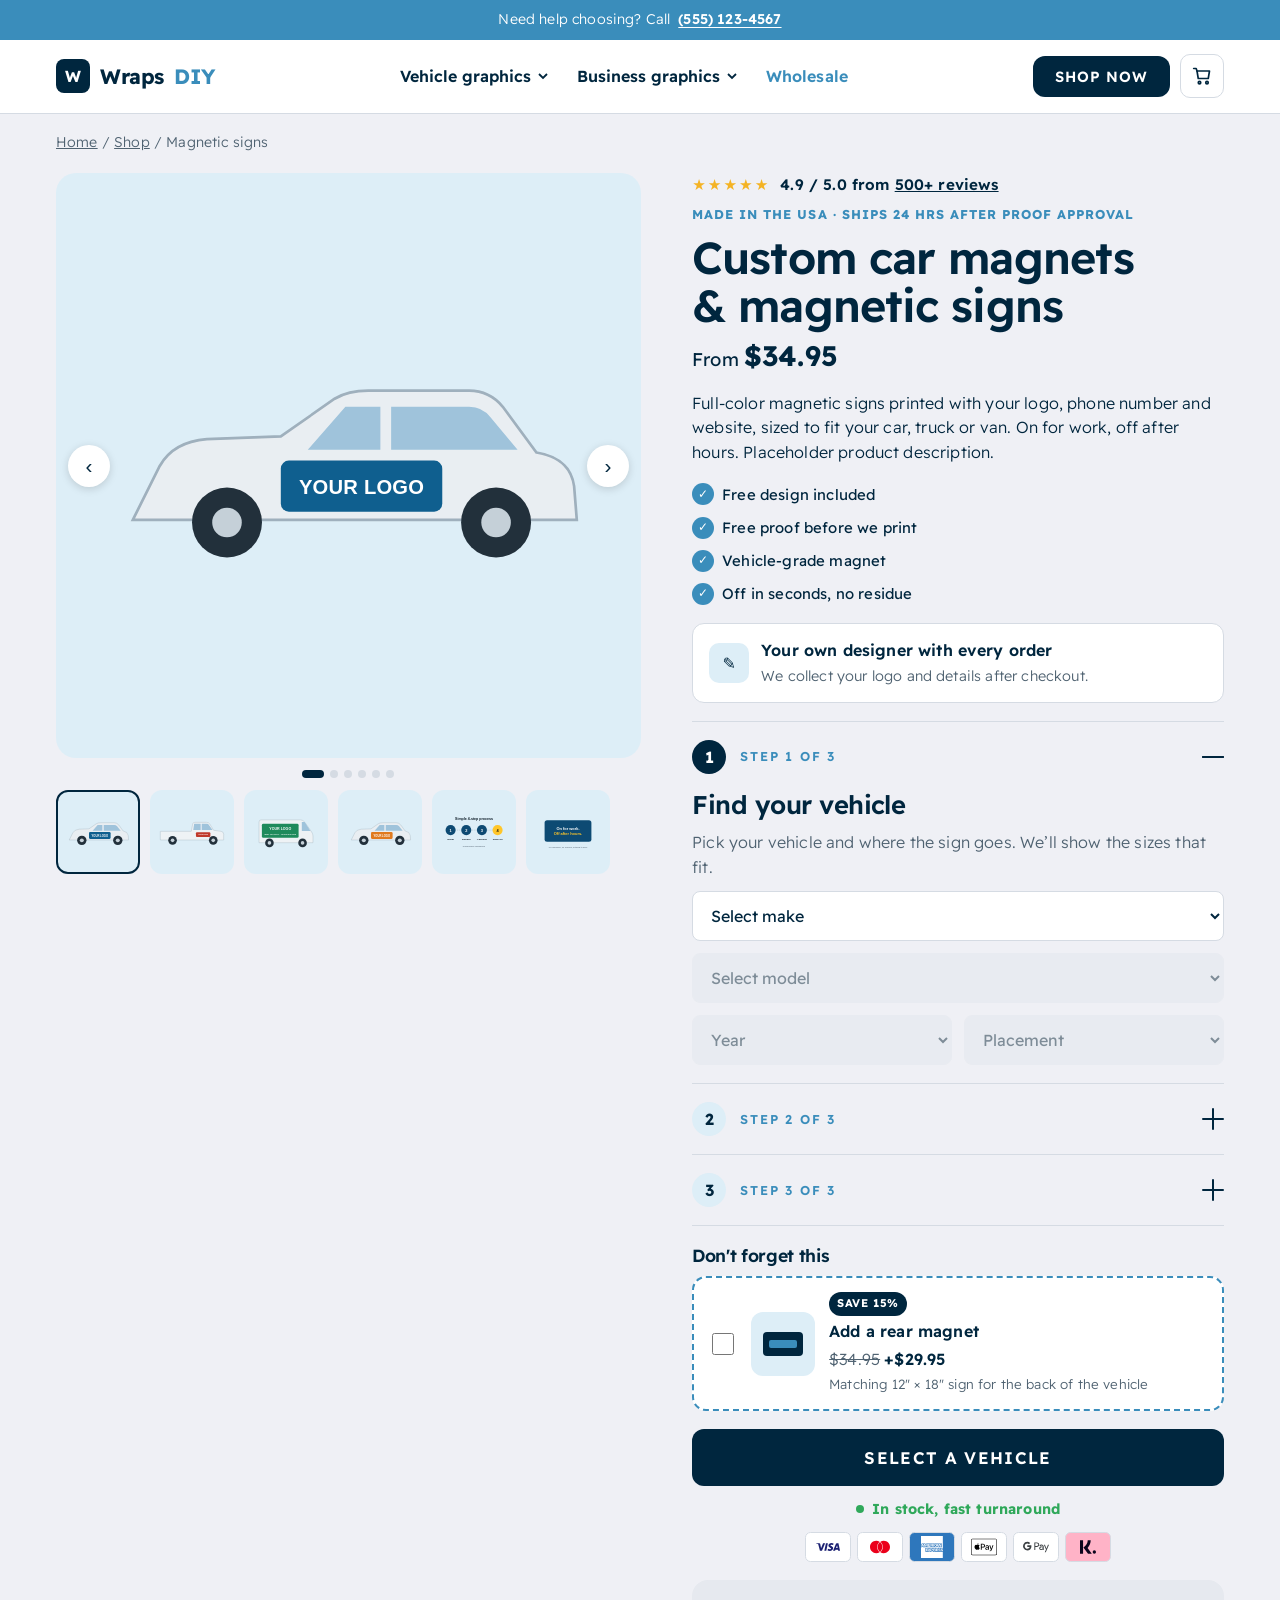
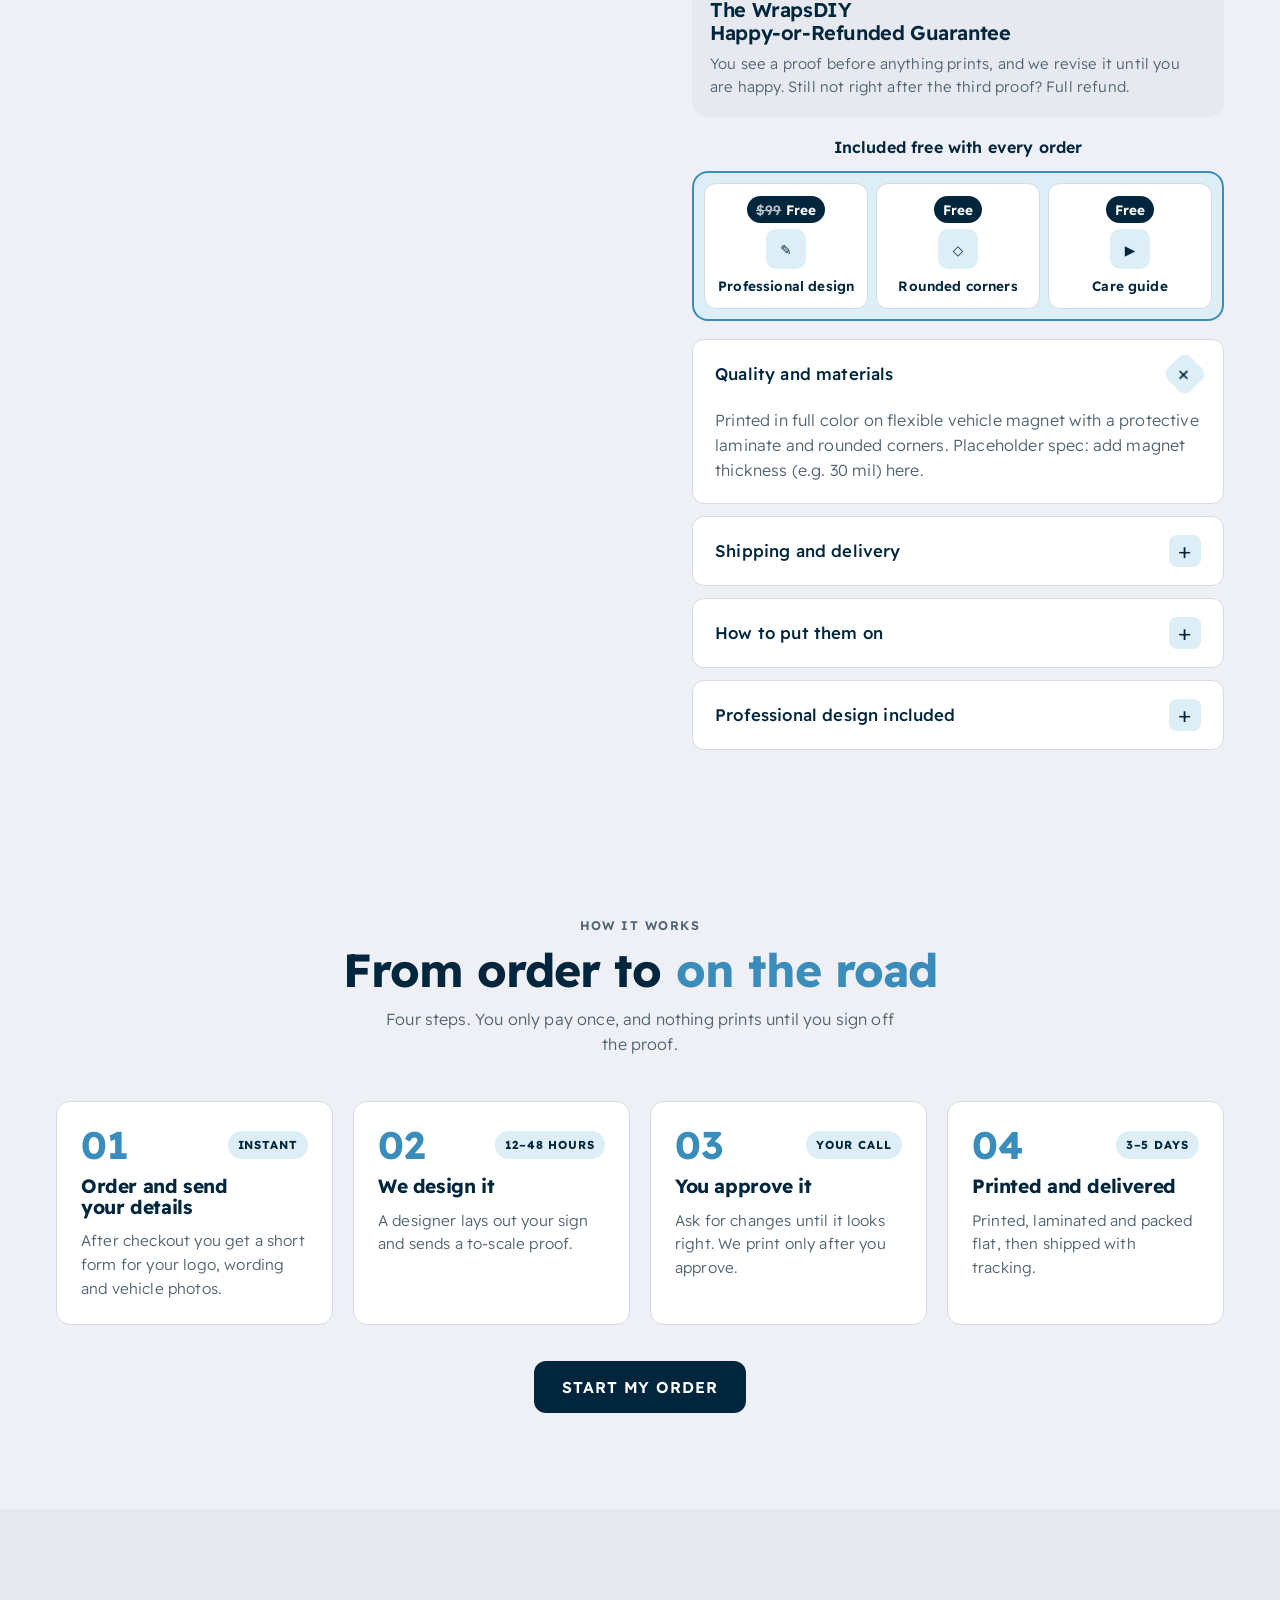
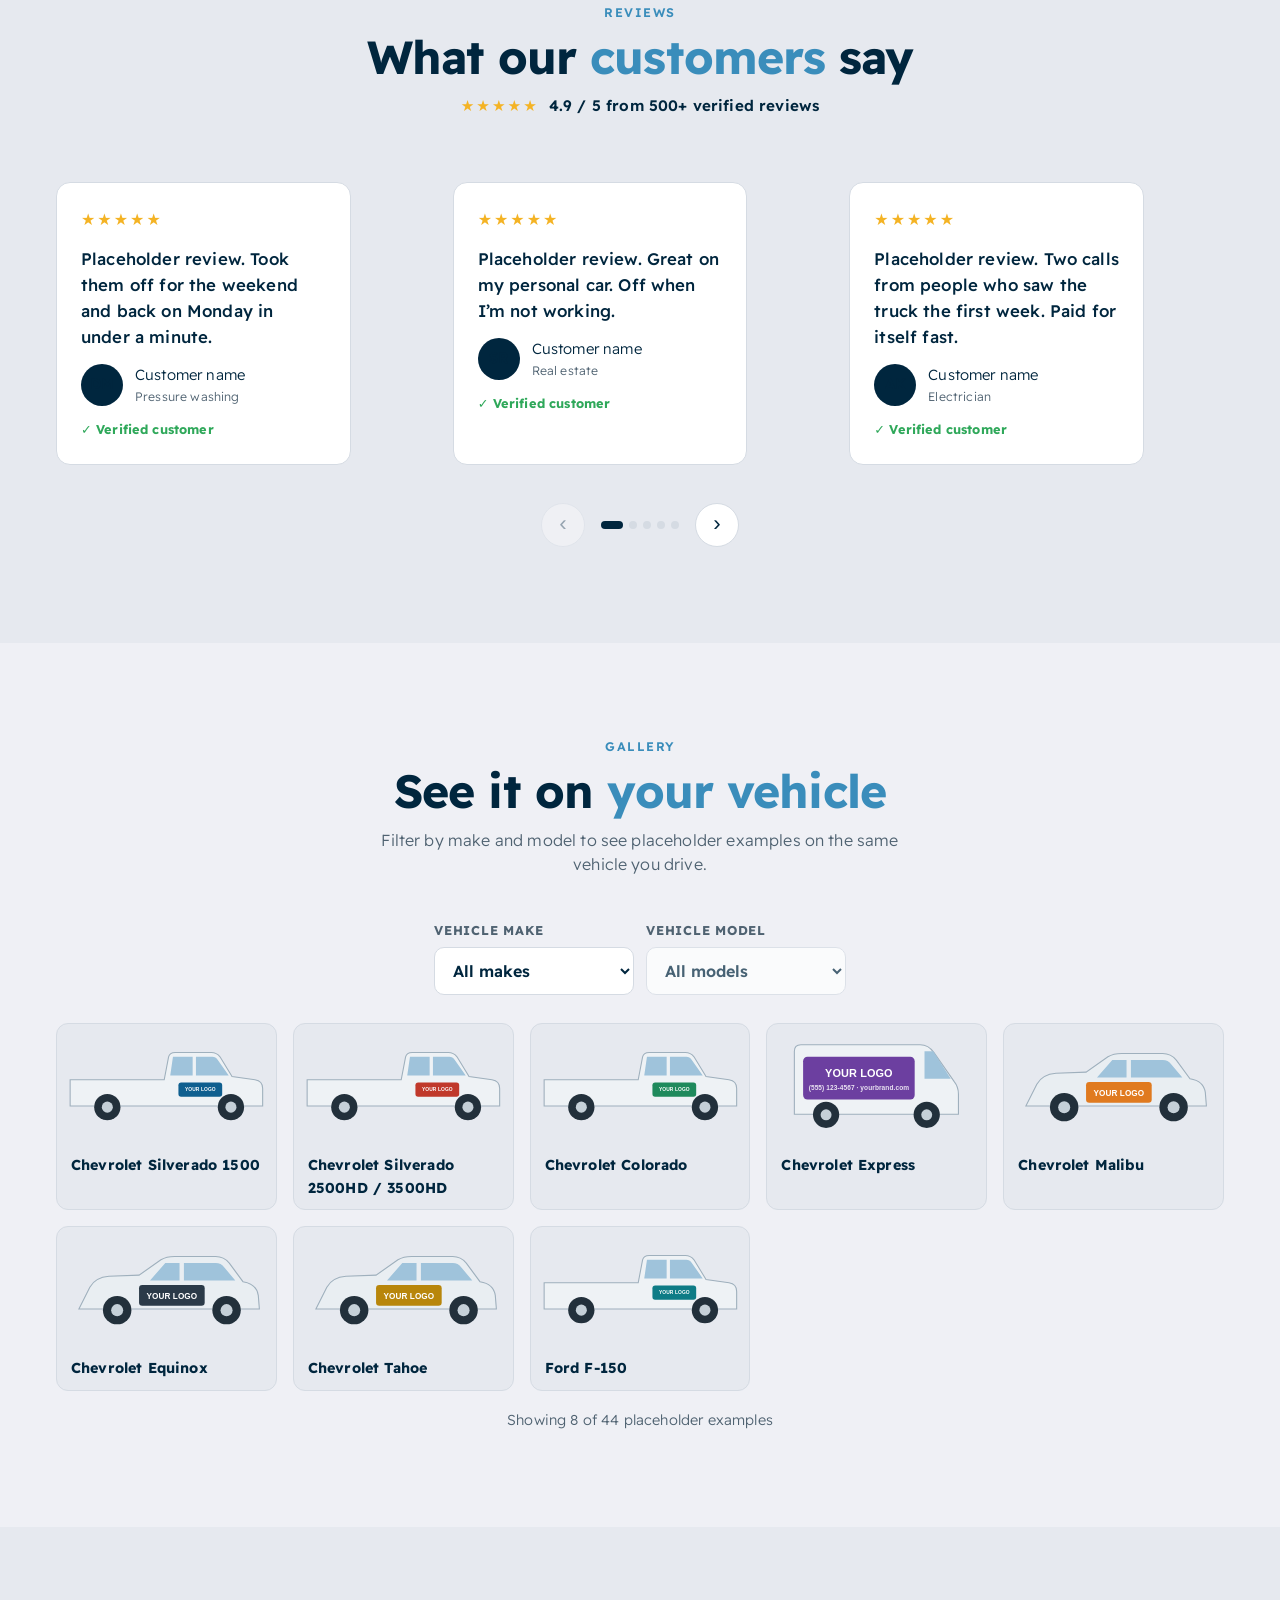
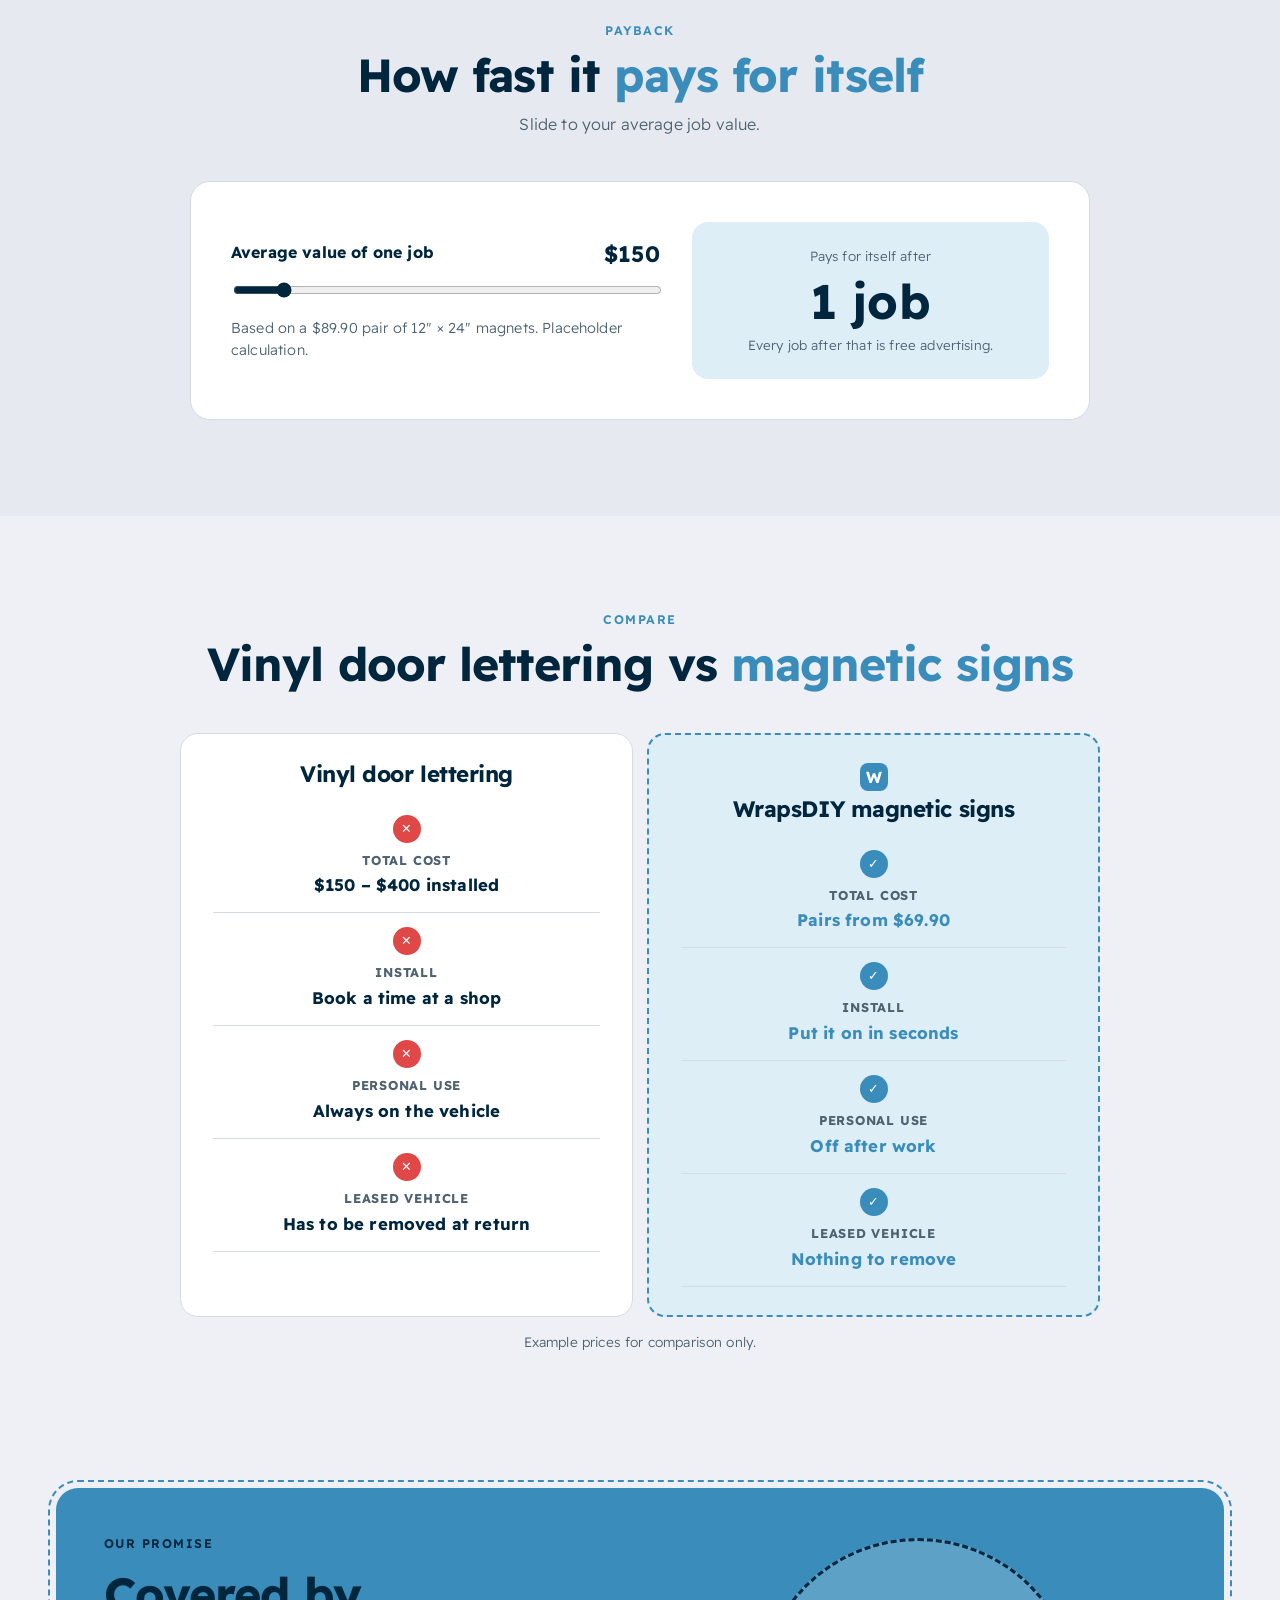
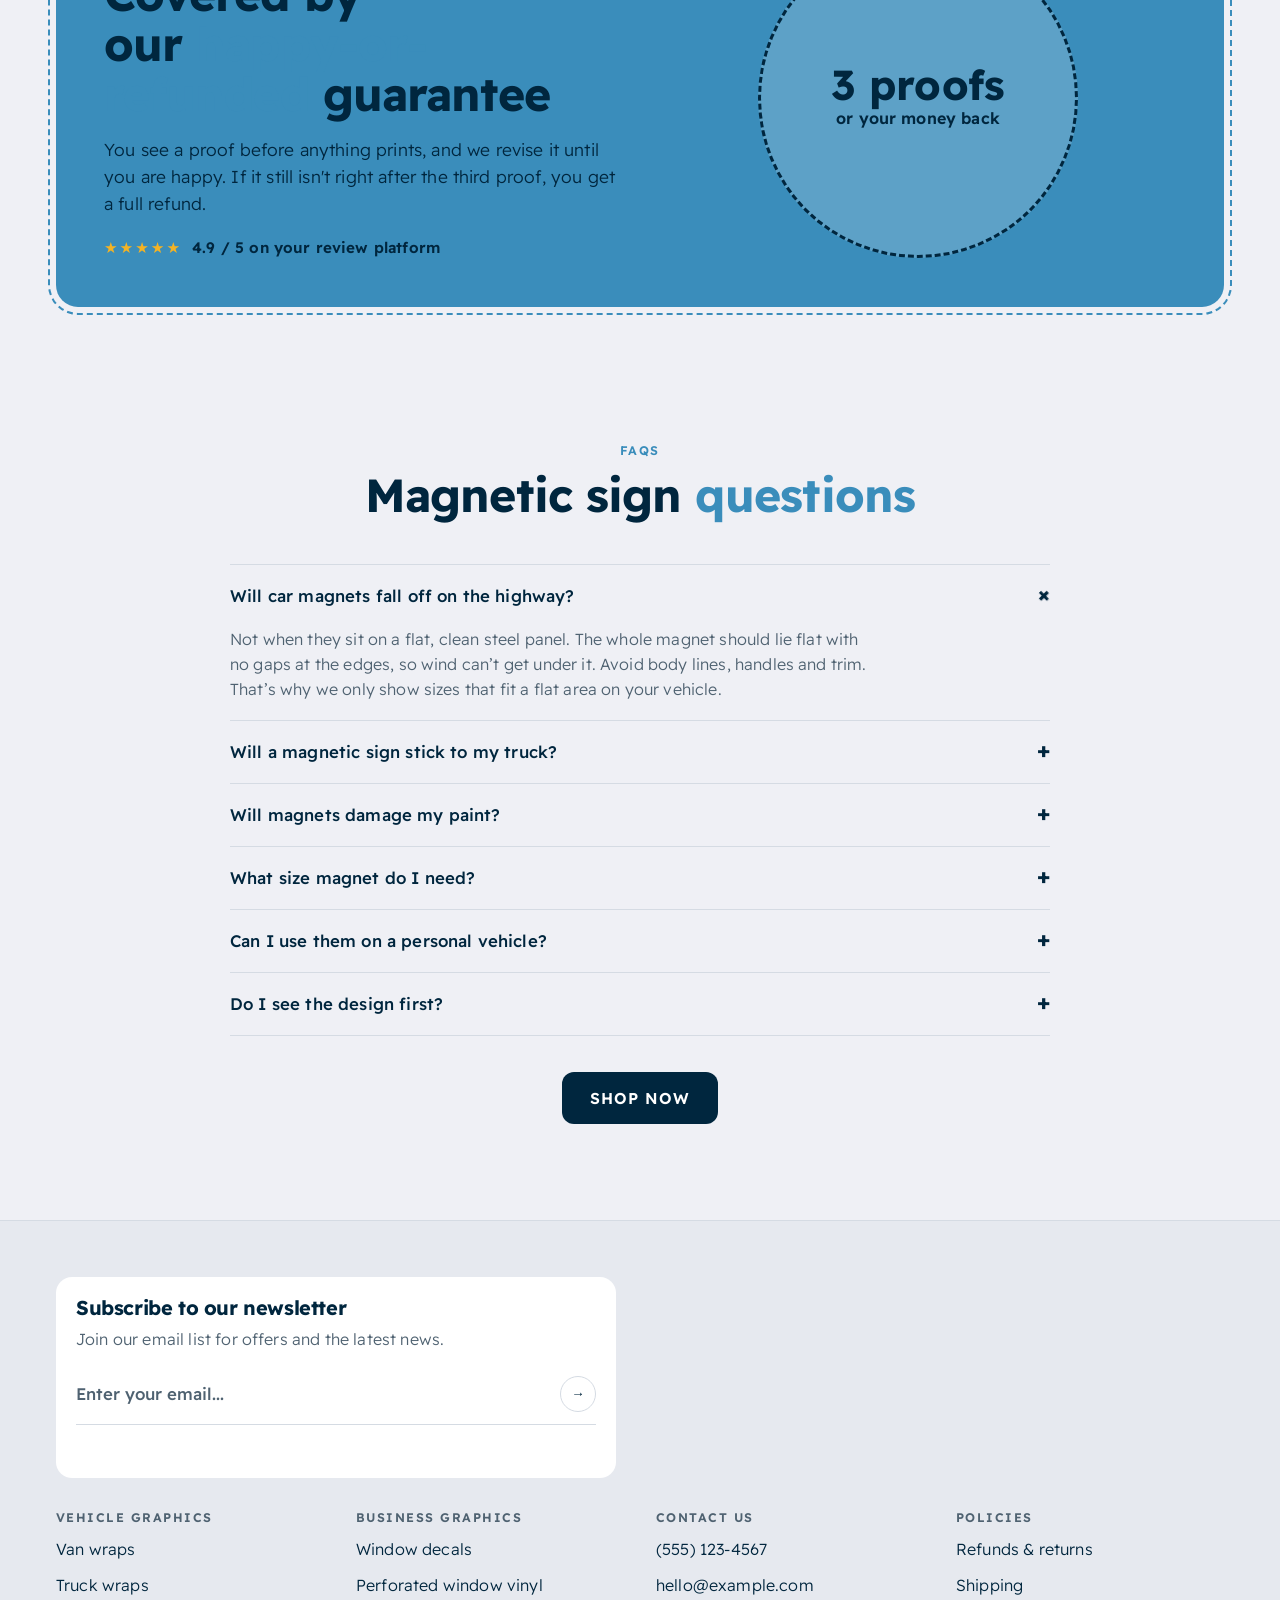
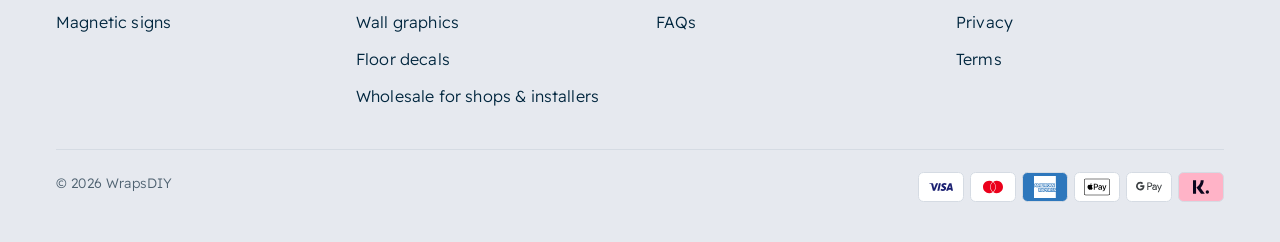
<file: products/magnetic-signs/index.html>
<!doctype html>
<html lang="en">
<head>
<meta charset="utf-8">
<meta name="viewport" content="width=device-width, initial-scale=1, viewport-fit=cover">
<title>Custom Car Magnets &amp; Magnetic Signs from $34.95 | WrapsDIY</title>
<link rel="canonical" href="https://wrapsdiy.com/products/magnetic-signs/">
<meta name="description" content="Custom magnetic signs for cars, trucks and vans. Pick your vehicle and see the sizes that fit. Free design, a proof before we print, and off in seconds after work.">
<meta property="og:type" content="website">
<meta property="og:site_name" content="WrapsDIY">
<meta property="og:title" content="Custom Car Magnets &amp; Magnetic Signs from $34.95 | WrapsDIY">
<meta property="og:url" content="https://wrapsdiy.com/products/magnetic-signs/">
<meta property="og:description" content="Custom magnetic signs for cars, trucks and vans. Pick your vehicle and see the sizes that fit. Free design, a proof before we print, and off in seconds after work.">
<meta name="twitter:card" content="summary_large_image">
<link rel="preconnect" href="https://fonts.googleapis.com">
<link rel="preconnect" href="https://fonts.gstatic.com" crossorigin>
<link rel="stylesheet" href="https://fonts.googleapis.com/css2?family=Readex+Pro:wght@300;400;500;600;700&display=swap">
<link rel="stylesheet" href="../../assets/styles.css">
<script type="application/ld+json">
{
 "@context": "https://schema.org",
 "@type": "Product",
 "name": "Custom Magnetic Signs",
 "brand": {
  "@type": "Brand",
  "name": "WrapsDIY"
 },
 "description": "Full-color custom car magnets and magnetic signs for business vehicles. Sized to fit your car, truck or van, with free design.",
 "offers": {
  "@type": "AggregateOffer",
  "priceCurrency": "USD",
  "lowPrice": "34.95",
  "highPrice": "395.82",
  "availability": "https://schema.org/InStock"
 }
}
</script>
<script type="application/ld+json">
{
 "@context": "https://schema.org",
 "@type": "BreadcrumbList",
 "itemListElement": [
  {
   "@type": "ListItem",
   "position": 1,
   "name": "Home",
   "item": "https://wrapsdiy.com/"
  },
  {
   "@type": "ListItem",
   "position": 2,
   "name": "Custom Magnetic Signs",
   "item": "https://wrapsdiy.com/products/magnetic-signs/"
  }
 ]
}
</script>
<script type="application/ld+json">
{
 "@context": "https://schema.org",
 "@type": "FAQPage",
 "mainEntity": [
  {
   "@type": "Question",
   "name": "Will car magnets fall off on the highway?",
   "acceptedAnswer": {
    "@type": "Answer",
    "text": "Not when they sit on a flat, clean steel panel. The whole magnet should lie flat with no gaps at the edges, so wind can\u2019t get under it. Avoid body lines, handles and trim. That\u2019s why we only show sizes that fit a flat area on your vehicle."
   }
  },
  {
   "@type": "Question",
   "name": "Will a magnetic sign stick to my truck?",
   "acceptedAnswer": {
    "@type": "Answer",
    "text": "Only to steel. Some trucks have aluminum body panels, and magnets won\u2019t stick to those. That includes the Ford F-150 (2015 and newer), Ford Super Duty (2017 and newer) and the doors on the Chevy Silverado 1500 and GMC Sierra 1500 (2019 and newer). Test with a fridge magnet first. If it doesn\u2019t stick, a truck wrap or decals are the better fit."
   }
  },
  {
   "@type": "Question",
   "name": "Will magnets damage my paint?",
   "acceptedAnswer": {
    "@type": "Answer",
    "text": "No, if you look after them. Take them off once a week, wipe the magnet and the door, and let both dry. This stops dirt and moisture getting trapped underneath. Don\u2019t put them on fresh paint or go through a car wash with them on."
   }
  },
  {
   "@type": "Question",
   "name": "What size magnet do I need?",
   "acceptedAnswer": {
    "@type": "Answer",
    "text": "Pick your vehicle and where the sign goes above, and we show only the sizes that fit. The largest one is marked \u201cBest fit.\u201d We check the fit again on your proof."
   }
  },
  {
   "@type": "Question",
   "name": "Can I use them on a personal vehicle?",
   "acceptedAnswer": {
    "@type": "Answer",
    "text": "Yes. That\u2019s the main reason people buy them. Put them on for work and take them off after hours."
   }
  },
  {
   "@type": "Question",
   "name": "Do I see the design first?",
   "acceptedAnswer": {
    "@type": "Answer",
    "text": "Yes. A designer lays out your sign and sends a proof. Nothing prints until you approve it."
   }
  }
 ]
}
</script>
</head>
<body>
<div class="util"><div class="wrap">Need help choosing? Call <b>(555) 123-4567</b></div></div>

<header class="nav">
  <div class="wrap">
    <a class="logo" href="../../"><span class="logo-mark">W</span>Wraps<span class="logo-diy">DIY</span></a>
    <ul>
      <li class="dd"><button class="dd-btn" type="button" aria-expanded="false" aria-haspopup="true" onclick="var l=this.parentNode,o=!l.classList.contains('open');document.querySelectorAll('.nav .dd.open').forEach(function(x){x.classList.remove('open');x.firstElementChild.setAttribute('aria-expanded','false')});l.classList.toggle('open',o);this.setAttribute('aria-expanded',String(o))">Vehicle graphics <svg width="12" height="12" viewBox="0 0 12 12" aria-hidden="true"><path d="M2 4l4 4 4-4" fill="none" stroke="currentColor" stroke-width="1.8"/></svg></button>
        <div class="dd-menu"><a href="../../products/custom-van-wrap/"><b>Van wraps</b><small>Full wrap, half wrap or decals</small></a><a href="../../products/truck-wraps/"><b>Truck wraps</b><small>Pickups and box trucks</small></a><a href="../../products/magnetic-signs/"><b>Magnetic signs</b><small>Cars, trucks and vans</small></a></div></li>
      <li class="dd"><button class="dd-btn" type="button" aria-expanded="false" aria-haspopup="true" onclick="var l=this.parentNode,o=!l.classList.contains('open');document.querySelectorAll('.nav .dd.open').forEach(function(x){x.classList.remove('open');x.firstElementChild.setAttribute('aria-expanded','false')});l.classList.toggle('open',o);this.setAttribute('aria-expanded',String(o))">Business graphics <svg width="12" height="12" viewBox="0 0 12 12" aria-hidden="true"><path d="M2 4l4 4 4-4" fill="none" stroke="currentColor" stroke-width="1.8"/></svg></button>
        <div class="dd-menu"><a href="../../products/window-decals/"><b>Window decals</b><small>Logos, hours and window clings</small></a><a href="../../products/perforated-window-vinyl/"><b>Perforated window vinyl</b><small>See out from inside</small></a><a href="../../products/wall-graphics/"><b>Wall graphics</b><small>Logo walls and murals</small></a><a href="../../products/floor-decals/"><b>Floor decals</b><small>Anti-slip logos and arrows</small></a></div></li>
      <li><a href="../../pages/wholesale/" class="nav-ws">Wholesale</a></li>
    </ul>
    <div class="navr">
      <a class="btn desk-cta" href="../../products/custom-van-wrap/">Shop now</a>
      <button class="cartbtn" id="cartBtn" aria-label="Open cart">
        <svg width="20" height="20" viewBox="0 0 24 24" fill="none" stroke="currentColor" stroke-width="2" stroke-linecap="round" stroke-linejoin="round"><path d="M6 6h15l-1.5 9h-12z"/><path d="M6 6 5 3H2"/><circle cx="9" cy="20" r="1.5"/><circle cx="18" cy="20" r="1.5"/></svg>
        <span class="cartcount" id="cartCount" hidden>0</span>
      </button>
      <button class="burger" id="burger" aria-label="Open menu" aria-expanded="false">
        <svg class="ib" width="20" height="20" viewBox="0 0 20 20" fill="none" stroke="currentColor" stroke-width="2"><path d="M2 5h16M2 10h16M2 15h16"/></svg><svg class="ix" width="20" height="20" viewBox="0 0 20 20" fill="none" stroke="currentColor" stroke-width="2"><path d="M4 4l12 12M16 4L4 16"/></svg>
      </button>
    </div>
  </div>
  <nav class="mobile-menu" id="mobileMenu" hidden>
    <div class="wrap">
      <p class="mm-h">Vehicle graphics</p>
      <a class="item" href="../../products/custom-van-wrap/">Van wraps <span>→</span></a>
      <a class="item" href="../../products/truck-wraps/">Truck wraps <span>→</span></a>
      <a class="item" href="../../products/magnetic-signs/">Magnetic signs <span>→</span></a>
      <p class="mm-h">Business graphics</p>
      <a class="item" href="../../products/window-decals/">Window decals <span>→</span></a>
      <a class="item" href="../../products/perforated-window-vinyl/">Perforated window vinyl <span>→</span></a>
      <a class="item" href="../../products/wall-graphics/">Wall graphics <span>→</span></a>
      <a class="item" href="../../products/floor-decals/">Floor decals <span>→</span></a>
      <p class="mm-h">Help</p>
      <a class="item" href="#how">How it works <span>→</span></a>
      <a class="item" href="#reviews">Reviews <span>→</span></a>
      <a class="item" href="#faq">FAQs <span>→</span></a>
      <a class="item mm-ws" href="../../pages/wholesale/">Wholesale <span>Shops &amp; installers</span></a>
    </div>
  </nav>
</header>

<main id="top">
<div id="productView">
  <div class="wrap crumbs"><a href="../../">Home</a> / <a href="../../#products">Shop</a> / Magnetic signs</div>
  <section class="pd" id="product">
    <div class="wrap">
      <div class="phead">
        <div class="rating"><span class="stars">★★★★★</span> <span><b>4.9</b> / 5.0 from <a href="#reviews">500+ reviews</a></span></div>
        <span class="pmeta">MADE IN THE USA · SHIPS 24 HRS AFTER PROOF APPROVAL</span>
        <h1>Custom car magnets &amp; magnetic signs</h1>
        <div class="pprice">From <b id="fromPrice">$34.95</b></div>
      </div>
      <div class="pgal">
        <div class="pmain">
          <span class="pchip" id="pchip">Example vehicle</span>
          <div id="pslide"></div>
          <button class="parrow prev" id="pprev" aria-label="Previous image">‹</button>
          <button class="parrow next" id="pnext" aria-label="Next image">›</button>
          <span class="pcount" id="pcount">1 / 6</span>
        </div>
        <div class="pdots" id="pdots"></div>
        <div class="thumbs" id="pthumbs"></div>
      </div>

      <div class="pinfo">
        <p>Full-color magnetic signs printed with your logo, phone number and website, sized to fit your car, truck or van. On for work, off after hours. Placeholder product description.</p>
        <ul class="badges"><li>Free design included</li><li>Free proof before we print</li><li>Vehicle-grade magnet</li><li>Off in seconds, no residue</li></ul>
        <div class="designer"><span class="ico">✎</span><div><b>Your own designer with every order</b><span class="t">We collect your logo and details after checkout.</span></div></div>

        <div class="builder">
        <div class="bstep" id="step1">
          <button class="bhead" type="button" aria-expanded="true"><span class="bnum">1</span><small>Step 1 of 3</small><span class="plus" aria-hidden="true">+</span></button>
          <div class="bbody">
            <h2>Find your vehicle</h2>
            <p>Pick your vehicle and where the sign goes. We’ll show the sizes that fit.</p>
            <div class="vsel">
              <select id="pmake" aria-label="Vehicle make"></select>
              <select id="pmodel" aria-label="Vehicle model" disabled></select>
              <select id="pyear" aria-label="Vehicle year" disabled></select>
              <select id="pwb" aria-label="Placement" disabled></select>
            </div>
          </div>
        </div>

        <div class="bstep" id="step2">
          <button class="bhead" type="button" aria-expanded="false"><span class="bnum">2</span><small>Step 2 of 3</small><span class="plus" aria-hidden="true">+</span></button>
          <div class="bbody" hidden>
            <h2>Choose your size</h2>
            <p>Only sizes that fit a flat area on that part of your vehicle are shown. We check the fit again on your proof.</p>
            <p class="hint" id="sideHint">Select your vehicle first to see the sizes that fit.</p>
            <div class="sides" id="sides" role="radiogroup" aria-label="Choose your size" hidden></div>
          </div>
        </div>

        <div class="bstep" id="step3">
          <button class="bhead" type="button" aria-expanded="false"><span class="bnum">3</span><small>Step 3 of 3</small><span class="plus" aria-hidden="true">+</span></button>
          <div class="bbody" hidden>
            <h2>Choose your set</h2>
            <p>Most people order a pair, one for each side.</p>
            <div class="sides mats" id="mats" role="radiogroup" aria-label="Choose your set"></div>
          </div>
        </div>
        </div>

        <div class="addon">
          <h3>Don't forget this</h3>
          <label class="upsell" for="bonnet">
            <input type="checkbox" id="bonnet">
            <svg viewBox="0 0 64 64" aria-hidden="true"><rect width="64" height="64" rx="12" fill="#ddeef7"/><rect x="12" y="20" width="40" height="24" rx="4" fill="#00263e"/><rect x="18" y="28" width="28" height="8" rx="2" fill="#3a8dbb"/></svg>
            <span class="ub"><span class="save">Save 15%</span><b>Add a rear magnet</b><span><s>$34.95</s> <b>+$29.95</b></span><small>Matching 12″ × 18″ sign for the back of the vehicle</small></span>
          </label>
        </div>

        <div class="atc">
          <button class="btn" id="atcBtn" disabled>Select a vehicle</button>
          <span class="stock">In stock, fast turnaround</span>
          <div class="pay" aria-label="Payment methods we accept"><svg class="pm" viewBox="0 0 46 30" role="img" aria-label="Visa"><title>Visa</title><rect x=".5" y=".5" width="45" height="29" rx="5" fill="#ffffff" stroke="#d5dbe3"/><path transform="translate(11.0 3.0) scale(1.000)" fill="#1A1F71" d="M9.112 8.262L5.97 15.758H3.92L2.374 9.775c-.094-.368-.175-.503-.461-.658C1.447 8.864.677 8.627 0 8.479l.046-.217h3.3a.904.904 0 01.894.764l.817 4.338 2.018-5.102zm8.033 5.049c.008-1.979-2.736-2.088-2.717-2.972.006-.269.262-.555.822-.628a3.66 3.66 0 011.913.336l.34-1.59a5.207 5.207 0 00-1.814-.333c-1.917 0-3.266 1.02-3.278 2.479-.012 1.079.963 1.68 1.698 2.04.756.367 1.01.603 1.006.931-.005.504-.602.725-1.16.734-.975.015-1.54-.263-1.992-.473l-.351 1.642c.453.208 1.289.39 2.156.398 2.037 0 3.37-1.006 3.377-2.564m5.061 2.447H24l-1.565-7.496h-1.656a.883.883 0 00-.826.55l-2.909 6.946h2.036l.405-1.12h2.488zm-2.163-2.656l1.02-2.815.588 2.815zm-8.16-4.84l-1.603 7.496H8.34l1.605-7.496z"/></svg><svg class="pm" viewBox="0 0 46 30" role="img" aria-label="Mastercard"><title>Mastercard</title><rect x=".5" y=".5" width="45" height="29" rx="5" fill="#ffffff" stroke="#d5dbe3"/><path transform="translate(13.0 5.0) scale(0.833)" fill="#EB001B" d="M11.343 18.031c.058.049.12.098.181.146-1.177.783-2.59 1.238-4.107 1.238C3.32 19.416 0 16.096 0 12c0-4.095 3.32-7.416 7.416-7.416 1.518 0 2.931.456 4.105 1.238-.06.051-.12.098-.165.15C9.6 7.489 8.595 9.688 8.595 12c0 2.311 1.001 4.51 2.748 6.031zm5.241-13.447c-1.52 0-2.931.456-4.105 1.238.06.051.12.098.165.15C14.4 7.489 15.405 9.688 15.405 12c0 2.31-1.001 4.507-2.748 6.031-.058.049-.12.098-.181.146 1.177.783 2.588 1.238 4.107 1.238C20.68 19.416 24 16.096 24 12c0-4.094-3.32-7.416-7.416-7.416zM12 6.174c-.096.075-.189.15-.28.231C10.156 7.764 9.169 9.765 9.169 12c0 2.236.987 4.236 2.551 5.595.09.08.185.158.28.232.096-.074.189-.152.28-.232 1.563-1.359 2.551-3.359 2.551-5.595 0-2.235-.987-4.236-2.551-5.595-.09-.08-.184-.156-.28-.231z"/></svg><svg class="pm" viewBox="0 0 46 30" role="img" aria-label="American Express"><title>American Express</title><rect x=".5" y=".5" width="45" height="29" rx="5" fill="#2E77BC" stroke="#d5dbe3"/><path transform="translate(12.0 4.0) scale(0.917)" fill="#ffffff" d="M16.015 14.378c0-.32-.135-.496-.344-.622-.21-.12-.464-.135-.81-.135h-1.543v2.82h.675v-1.027h.72c.24 0 .39.024.478.125.12.13.104.38.104.55v.35h.66v-.555c-.002-.25-.017-.376-.108-.516-.06-.08-.18-.18-.33-.234l.02-.008c.18-.072.48-.297.48-.747zm-.87.407l-.028-.002c-.09.053-.195.058-.33.058h-.81v-.63h.824c.12 0 .24 0 .33.05.098.048.156.147.15.255 0 .12-.045.215-.134.27zM20.297 15.837H19v.6h1.304c.676 0 1.05-.278 1.05-.884 0-.28-.066-.448-.187-.582-.153-.133-.392-.193-.73-.207l-.376-.015c-.104 0-.18 0-.255-.03-.09-.03-.15-.105-.15-.21 0-.09.017-.166.09-.21.083-.046.177-.066.272-.06h1.23v-.602h-1.35c-.704 0-.958.437-.958.84 0 .9.776.855 1.407.87.104 0 .18.015.225.06.046.03.082.106.082.18 0 .077-.035.15-.08.18-.06.053-.15.07-.277.07zM0 0v10.096L.81 8.22h1.75l.225.464V8.22h2.043l.45 1.02.437-1.013h6.502c.295 0 .56.057.756.236v-.23h1.787v.23c.307-.17.686-.23 1.12-.23h2.606l.24.466v-.466h1.918l.254.465v-.466h1.858v3.948H20.87l-.36-.6v.585h-2.353l-.256-.63h-.583l-.27.614h-1.213c-.48 0-.84-.104-1.08-.24v.24h-2.89v-.884c0-.12-.03-.12-.105-.135h-.105v1.036H6.067v-.48l-.21.48H4.69l-.202-.48v.465H2.235l-.256-.624H1.4l-.256.624H0V24h23.786v-7.108c-.27.135-.613.18-.973.18H21.09v-.255c-.21.165-.57.255-.914.255H14.71v-.9c0-.12-.018-.12-.12-.12h-.075v1.022h-1.8v-1.066c-.298.136-.643.15-.928.136h-.214v.915h-2.18l-.54-.617-.57.6H4.742v-3.93h3.61l.518.602.554-.6h2.412c.28 0 .74.03.942.225v-.24h2.177c.202 0 .644.045.903.225v-.24h3.265v.24c.163-.164.508-.24.803-.24h1.89v.24c.194-.15.464-.24.84-.24h1.176V0H0zM21.156 14.955c.004.005.006.012.01.016.01.01.024.01.032.02l-.042-.035zM23.828 13.082h.065v.555h-.065zM23.865 15.03v-.005c-.03-.025-.046-.048-.075-.07-.15-.153-.39-.215-.764-.225l-.36-.012c-.12 0-.194-.007-.27-.03-.09-.03-.15-.105-.15-.21 0-.09.03-.16.09-.204.076-.045.15-.05.27-.05h1.223v-.588h-1.283c-.69 0-.96.437-.96.84 0 .9.78.855 1.41.87.104 0 .18.015.224.06.046.03.076.106.076.18 0 .07-.034.138-.09.18-.045.056-.136.07-.27.07h-1.288v.605h1.287c.42 0 .734-.118.9-.36h.03c.09-.134.135-.3.135-.523 0-.24-.045-.39-.135-.526zM18.597 14.208v-.583h-2.235V16.458h2.235v-.585h-1.57v-.57h1.533v-.584h-1.532v-.51M13.51 8.787h.685V11.6h-.684zM13.126 9.543l-.007.006c0-.314-.13-.5-.34-.624-.217-.125-.47-.135-.81-.135H10.43v2.82h.674v-1.034h.72c.24 0 .39.03.487.12.122.136.107.378.107.548v.354h.677v-.553c0-.25-.016-.375-.11-.516-.09-.107-.202-.19-.33-.237.172-.07.472-.3.472-.75zm-.855.396h-.015c-.09.054-.195.056-.33.056H11.1v-.623h.825c.12 0 .24.004.33.05.09.04.15.128.15.25s-.047.22-.134.266zM15.92 9.373h.632v-.6h-.644c-.464 0-.804.105-1.02.33-.286.3-.362.69-.362 1.11 0 .512.123.833.36 1.074.232.238.645.31.97.31h.78l.255-.627h1.39l.262.627h1.36v-2.11l1.272 2.11h.95l.002.002V8.786h-.684v1.963l-1.18-1.96h-1.02V11.4L18.11 8.744h-1.004l-.943 2.22h-.3c-.177 0-.362-.03-.468-.134-.125-.15-.186-.36-.186-.662 0-.285.08-.51.194-.63.133-.135.272-.165.516-.165zm1.668-.108l.464 1.118v.002h-.93l.466-1.12zM2.38 10.97l.254.628H4V9.393l.972 2.205h.584l.973-2.202.015 2.202h.69v-2.81H6.118l-.807 1.904-.876-1.905H3.343v2.663L2.205 8.787h-.997L.01 11.597h.72l.26-.626h1.39zm-.688-1.705l.46 1.118-.003.002h-.915l.457-1.12zM11.856 13.62H9.714l-.85.923-.825-.922H5.346v2.82H8l.855-.932.824.93h1.302v-.94h.838c.6 0 1.17-.164 1.17-.945l-.006-.003c0-.78-.598-.93-1.128-.93zM7.67 15.853l-.014-.002H6.02v-.557h1.47v-.574H6.02v-.51H7.7l.733.82-.764.824zm2.642.33l-1.03-1.147 1.03-1.108v2.253zm1.553-1.258h-.885v-.717h.885c.24 0 .42.098.42.344 0 .243-.15.372-.42.372zM9.967 9.373v-.586H7.73V11.6h2.237v-.58H8.4v-.564h1.527V9.88H8.4v-.507"/></svg><svg class="pm" viewBox="0 0 46 30" role="img" aria-label="Apple Pay"><title>Apple Pay</title><rect x=".5" y=".5" width="45" height="29" rx="5" fill="#ffffff" stroke="#d5dbe3"/><path transform="translate(10.0 2.0) scale(1.083)" fill="#000000" d="M2.15 4.318a42.16 42.16 0 0 0-.454.003c-.15.005-.303.013-.452.04a1.44 1.44 0 0 0-1.06.772c-.07.138-.114.278-.14.43-.028.148-.037.3-.04.45A10.2 10.2 0 0 0 0 6.222v11.557c0 .07.002.138.003.207.004.15.013.303.04.452.027.15.072.291.142.429a1.436 1.436 0 0 0 .63.63c.138.07.278.115.43.142.148.027.3.036.45.04l.208.003h20.194l.207-.003c.15-.004.303-.013.452-.04.15-.027.291-.071.428-.141a1.432 1.432 0 0 0 .631-.631c.07-.138.115-.278.141-.43.027-.148.036-.3.04-.45.002-.07.003-.138.003-.208l.001-.246V6.221c0-.07-.002-.138-.004-.207a2.995 2.995 0 0 0-.04-.452 1.446 1.446 0 0 0-1.2-1.201 3.022 3.022 0 0 0-.452-.04 10.448 10.448 0 0 0-.453-.003zm0 .512h19.942c.066 0 .131.002.197.003.115.004.25.01.375.032.109.02.2.05.287.094a.927.927 0 0 1 .407.407.997.997 0 0 1 .094.288c.022.123.028.258.031.374.002.065.003.13.003.197v11.552c0 .065 0 .13-.003.196-.003.115-.009.25-.032.375a.927.927 0 0 1-.5.693 1.002 1.002 0 0 1-.286.094 2.598 2.598 0 0 1-.373.032l-.2.003H1.906c-.066 0-.133-.002-.196-.003a2.61 2.61 0 0 1-.375-.032c-.109-.02-.2-.05-.288-.094a.918.918 0 0 1-.406-.407 1.006 1.006 0 0 1-.094-.288 2.531 2.531 0 0 1-.032-.373 9.588 9.588 0 0 1-.002-.197V6.224c0-.065 0-.131.002-.197.004-.114.01-.248.032-.375.02-.108.05-.199.094-.287a.925.925 0 0 1 .407-.406 1.03 1.03 0 0 1 .287-.094c.125-.022.26-.029.375-.032.065-.002.131-.002.196-.003zm4.71 3.7c-.3.016-.668.199-.88.456-.191.22-.36.58-.316.918.338.03.675-.169.888-.418.205-.258.345-.603.308-.955zm2.207.42v5.493h.852v-1.877h1.18c1.078 0 1.835-.739 1.835-1.812 0-1.07-.742-1.805-1.808-1.805zm.852.719h.982c.739 0 1.161.396 1.161 1.089 0 .692-.422 1.092-1.164 1.092h-.979zm-3.154.3c-.45.01-.83.28-1.05.28-.235 0-.593-.264-.981-.257a1.446 1.446 0 0 0-1.23.747c-.527.908-.139 2.255.374 2.995.249.366.549.769.944.754.373-.014.52-.242.973-.242.454 0 .586.242.98.235.41-.007.667-.366.915-.733.286-.417.403-.82.41-.841-.007-.008-.79-.308-.797-1.209-.008-.754.615-1.113.644-1.135-.352-.52-.9-.578-1.09-.593a1.123 1.123 0 0 0-.092-.002zm8.204.397c-.99 0-1.606.533-1.652 1.256h.777c.072-.358.369-.586.845-.586.502 0 .803.266.803.711v.309l-1.097.064c-.951.054-1.488.484-1.488 1.184 0 .72.548 1.207 1.332 1.207.526 0 1.032-.281 1.264-.727h.019v.659h.788v-2.76c0-.803-.62-1.317-1.591-1.317zm1.94.072l1.446 4.009c0 .003-.073.24-.073.247-.125.41-.33.571-.711.571-.069 0-.206 0-.267-.015v.666c.06.011.267.019.335.019.83 0 1.226-.312 1.568-1.283l1.5-4.214h-.868l-1.012 3.259h-.015l-1.013-3.26zm-1.167 2.189v.316c0 .521-.45.917-1.024.917-.442 0-.731-.228-.731-.579 0-.342.278-.56.769-.593z"/></svg><svg class="pm" viewBox="0 0 46 30" role="img" aria-label="Google Pay"><title>Google Pay</title><rect x=".5" y=".5" width="45" height="29" rx="5" fill="#ffffff" stroke="#d5dbe3"/><path transform="translate(10.0 2.0) scale(1.083)" fill="#3C4043" d="M3.963 7.235A3.963 3.963 0 00.422 9.419a3.963 3.963 0 000 3.559 3.963 3.963 0 003.541 2.184c1.07 0 1.97-.352 2.627-.957.748-.69 1.18-1.71 1.18-2.916a4.722 4.722 0 00-.07-.806H3.964v1.526h2.14a1.835 1.835 0 01-.79 1.205c-.356.241-.814.379-1.35.379-1.034 0-1.911-.697-2.225-1.636a2.375 2.375 0 010-1.517c.314-.94 1.191-1.636 2.225-1.636a2.152 2.152 0 011.52.594l1.132-1.13a3.808 3.808 0 00-2.652-1.033zm6.501.55v6.9h.886V11.89h1.465c.603 0 1.11-.196 1.522-.588a1.911 1.911 0 00.635-1.464 1.92 1.92 0 00-.635-1.456 2.125 2.125 0 00-1.522-.598zm2.427.85a1.156 1.156 0 01.823.365 1.176 1.176 0 010 1.686 1.171 1.171 0 01-.877.357H11.35V8.635h1.487a1.156 1.156 0 01.054 0zm4.124 1.175c-.842 0-1.477.308-1.907.925l.781.491c.288-.417.68-.626 1.175-.626a1.255 1.255 0 01.856.323 1.009 1.009 0 01.366.785v.202c-.34-.193-.774-.289-1.3-.289-.617 0-1.11.145-1.479.434-.37.288-.554.677-.554 1.165a1.476 1.476 0 00.525 1.156c.35.308.785.463 1.305.463.61 0 1.098-.27 1.465-.81h.038v.655h.848v-2.909c0-.61-.19-1.09-.568-1.44-.38-.35-.896-.525-1.551-.525zm2.263.154l1.946 4.422-1.098 2.38h.915L24 9.963h-.965l-1.368 3.391h-.02l-1.406-3.39zm-2.146 2.368c.494 0 .88.11 1.156.33 0 .372-.147.696-.44.973a1.413 1.413 0 01-.997.414 1.081 1.081 0 01-.69-.232.708.708 0 01-.293-.578c0-.257.12-.47.363-.647.24-.173.54-.26.9-.26Z"/></svg><svg class="pm" viewBox="0 0 46 30" role="img" aria-label="Klarna"><title>Klarna</title><rect x=".5" y=".5" width="45" height="29" rx="5" fill="#FFB3C7" stroke="#d5dbe3"/><path transform="translate(15.0 7.0) scale(0.667)" fill="#0B051D" d="M4.592 2v20H0V2h4.592zm11.46 0c0 4.194-1.583 8.105-4.415 11.068l-.278.283L17.702 22h-5.668l-6.893-9.4 1.779-1.332c2.858-2.14 4.535-5.378 4.637-8.924L11.562 2h4.49zM21.5 17a2.5 2.5 0 110 5 2.5 2.5 0 010-5z"/></svg></div>
        </div>

        <div class="gbox">
          <h3>The WrapsDIY<br>Happy-or-Refunded Guarantee</h3>
          <p>You see a proof before anything prints, and we revise it until you are happy. Still not right after the third proof? Full refund.</p>
        </div>

        <div class="stack">
          <p class="stack-h">Included free with every order</p>
          <div class="stack-g"><div><span class="sp"><s>$99</s> Free</span><span class="ico">✎</span><span>Professional design</span></div><div><span class="sp">Free</span><span class="ico">◇</span><span>Rounded corners</span></div><div><span class="sp">Free</span><span class="ico">▶</span><span>Care guide</span></div></div>
        </div>

        <div class="faq">
          <details open><summary>Quality and materials</summary><div class="ans">Printed in full color on flexible vehicle magnet with a protective laminate and rounded corners. Placeholder spec: add magnet thickness (e.g. 30 mil) here.</div></details>
          <details><summary>Shipping and delivery</summary><div class="ans">After checkout we send a form for your logo and details. Your proof arrives within 2 business days. Your signs ship within 24 hours of approving your proof, packed flat and tracked. Most orders arrive 3–5 business days later.</div></details>
          <details><summary>How to put them on</summary><div class="ans"><ol><li>Wash and dry the panel. Make sure it’s steel: a fridge magnet should stick.</li><li>Hold the sign by its top corners and let it touch the panel flat, with no air under it.</li><li>Keep it off body lines, handles and trim.</li><li>Take it off once a week, wipe both sides dry, and put it back.</li></ol></div></details>
          <details><summary>Professional design included</summary><div class="ans">Upload your logo and wording after checkout. A designer lays out your sign at no extra cost and sends a proof before anything prints.</div></details>
        </div>
      </div>
    </div>
  </section>
</div>

<section class="band-navy" id="how">
  <div class="wrap">
    <div class="head">
      <span class="eyebrow">How it works</span>
      <h2>From order to <em>on the road</em></h2>
      <p>Four steps. You only pay once, and nothing prints until you sign off the proof.</p>
    </div>
    <div class="steps"><div class="step"><div class="step-top"><span class="step-num">01</span><span class="pill">INSTANT</span></div><h3>Order and send your details</h3><p>After checkout you get a short form for your logo, wording and vehicle photos.</p></div><div class="step"><div class="step-top"><span class="step-num">02</span><span class="pill">12–48 HOURS</span></div><h3>We design it</h3><p>A designer lays out your sign and sends a to-scale proof.</p></div><div class="step"><div class="step-top"><span class="step-num">03</span><span class="pill">YOUR CALL</span></div><h3>You approve it</h3><p>Ask for changes until it looks right. We print only after you approve.</p></div><div class="step"><div class="step-top"><span class="step-num">04</span><span class="pill">3–5 DAYS</span></div><h3>Printed and delivered</h3><p>Printed, laminated and packed flat, then shipped with tracking.</p></div></div>
    <div class="how-cta"><a class="btn" href="#product">Start my order</a></div>
  </div>
</section>

<section class="band-alt" id="reviews">
  <div class="wrap">
    <div class="head">
      <span class="eyebrow">Reviews</span>
      <h2>What our <em>customers</em> say</h2>
      <div class="rating"><span class="stars">★★★★★</span> 4.9 / 5 from 500+ verified reviews</div>
    </div>
    <div class="rcar">
    <div class="tgrid" id="rtrack" tabindex="0" aria-label="Customer reviews, scroll sideways"><figure class="tcard"><span class="stars">★★★★★</span><blockquote>Placeholder review. Took them off for the weekend and back on Monday in under a minute.</blockquote><figcaption class="who"><span class="avatar">DM</span><div>Customer name<small>Pressure washing</small></div></figcaption><span class="verified">✓ Verified customer</span></figure><figure class="tcard"><span class="stars">★★★★★</span><blockquote>Placeholder review. Great on my personal car. Off when I’m not working.</blockquote><figcaption class="who"><span class="avatar">SR</span><div>Customer name<small>Real estate</small></div></figcaption><span class="verified">✓ Verified customer</span></figure><figure class="tcard"><span class="stars">★★★★★</span><blockquote>Placeholder review. Two calls from people who saw the truck the first week. Paid for itself fast.</blockquote><figcaption class="who"><span class="avatar">AK</span><div>Customer name<small>Electrician</small></div></figcaption><span class="verified">✓ Verified customer</span></figure><figure class="tcard"><span class="stars">★★★★★</span><blockquote>Placeholder review. The size they suggested fit the door on my RAV4 exactly.</blockquote><figcaption class="who"><span class="avatar">LT</span><div>Customer name<small>Home cleaning</small></div></figcaption><span class="verified">✓ Verified customer</span></figure><figure class="tcard"><span class="stars">★★★★★</span><blockquote>Placeholder review. Ordered two pairs for the work vans. Same design on both.</blockquote><figcaption class="who"><span class="avatar">JP</span><div>Customer name<small>Plumbing</small></div></figcaption><span class="verified">✓ Verified customer</span></figure><figure class="tcard"><span class="stars">★★★★★</span><blockquote>Placeholder review. Still on after a month of highway driving.</blockquote><figcaption class="who"><span class="avatar">RB</span><div>Customer name<small>Mobile mechanic</small></div></figcaption><span class="verified">✓ Verified customer</span></figure><figure class="tcard"><span class="stars">★★★★★</span><blockquote>Placeholder review. Great for a leased truck. Nothing to peel off when it goes back.</blockquote><figcaption class="who"><span class="avatar">NH</span><div>Customer name<small>Handyman</small></div></figcaption><span class="verified">✓ Verified customer</span></figure></div>
    <div class="rnav">
      <button class="rbtn" id="rprev" aria-label="Previous reviews">‹</button>
      <div class="rdots" id="rdots"></div>
      <button class="rbtn" id="rnext" aria-label="Next reviews">›</button>
    </div>
    </div>
  </div>
</section>

<section id="gallery">
  <div class="wrap">
    <div class="head">
      <span class="eyebrow">Gallery</span>
      <h2>See it on <em>your vehicle</em></h2>
      <p>Filter by make and model to see placeholder examples on the same vehicle you drive.</p>
    </div>
    <div class="filters">
      <label for="make">Vehicle make<select id="make"></select></label>
      <label for="model">Vehicle model<select id="model"></select></label>
    </div>
    <div class="gallery" id="gallery-grid"></div>
    <p class="gcount" id="gcount"></p>
  </div>
</section>

<section class="band-alt">
  <div class="wrap">
    <div class="head">
      <span class="eyebrow">Payback</span>
      <h2>How fast it <em>pays for itself</em></h2>
      <p>Slide to your average job value.</p>
    </div>
    <div class="roi">
      <div>
        <label for="jobval">Average value of one job <output id="jobout">$150</output></label>
        <input type="range" id="jobval" min="50" max="1000" step="10" value="150">
        <p style="color:var(--muted);margin-top:12px;font-size:.9rem">Based on a $89.90 pair of 12″ × 24″ magnets. Placeholder calculation.</p>
      </div>
      <div class="roi-out"><small>Pays for itself after</small><b id="jobsout">1 job</b><small>Every job after that is free advertising.</small></div>
    </div>
  </div>
</section>

<section id="pricing">
  <div class="wrap">
    <div class="head">
      <span class="eyebrow">Compare</span>
      <h2>Vinyl door lettering vs <em>magnetic signs</em></h2>
    </div>
    <div class="compare">
      <div class="col">
        <h3>Vinyl door lettering</h3>
        <dl><div><dt>Total cost</dt><dd>$150 – $400 installed</dd></div><div><dt>Install</dt><dd>Book a time at a shop</dd></div><div><dt>Personal use</dt><dd>Always on the vehicle</dd></div><div><dt>Leased vehicle</dt><dd>Has to be removed at return</dd></div></dl>
      </div>
      <div class="col win">
        <h3><span class="logo-mark" style="width:28px;height:28px;background:var(--blue);color:#fff">W</span>WrapsDIY magnetic signs</h3>
        <dl><div><dt>Total cost</dt><dd>Pairs from $69.90</dd></div><div><dt>Install</dt><dd>Put it on in seconds</dd></div><div><dt>Personal use</dt><dd>Off after work</dd></div><div><dt>Leased vehicle</dt><dd>Nothing to remove</dd></div></dl>
      </div>
    </div>
    <p class="compare-note">Example prices for comparison only.</p>
  </div>
</section>

<section class="guar">
  <div class="wrap">
   <div class="guar-card">
    <div class="guar-copy">
      <span class="eyebrow">Our promise</span>
      <h2>Covered by our <em>happy-or-refunded</em> guarantee</h2>
      <p>You see a proof before anything prints, and we revise it until you are happy. If it still isn't right after the third proof, you get a full refund.</p>
      <div class="rating"><span class="stars">★★★★★</span> 4.9 / 5 on your review platform</div>
    </div>
    <div class="seal"><div><b>3 proofs</b><span>or your money back</span></div></div>
   </div>
  </div>
</section>

<section id="faq">
  <div class="wrap">
    <div class="head">
      <span class="eyebrow">FAQs</span>
      <h2>Magnetic sign <em>questions</em></h2>
    </div>
    <div class="faq">
          <details open><summary>Will car magnets fall off on the highway?</summary><div class="ans">Not when they sit on a flat, clean steel panel. The whole magnet should lie flat with no gaps at the edges, so wind can’t get under it. Avoid body lines, handles and trim. That’s why we only show sizes that fit a flat area on your vehicle.</div></details>
          <details><summary>Will a magnetic sign stick to my truck?</summary><div class="ans">Only to steel. Some trucks have aluminum body panels, and magnets won’t stick to those. That includes the Ford F-150 (2015 and newer), Ford Super Duty (2017 and newer) and the doors on the Chevy Silverado 1500 and GMC Sierra 1500 (2019 and newer). Test with a fridge magnet first. If it doesn’t stick, a <a href="../../products/truck-wraps/">truck wrap or decals</a> are the better fit.</div></details>
          <details><summary>Will magnets damage my paint?</summary><div class="ans">No, if you look after them. Take them off once a week, wipe the magnet and the door, and let both dry. This stops dirt and moisture getting trapped underneath. Don’t put them on fresh paint or go through a car wash with them on.</div></details>
          <details><summary>What size magnet do I need?</summary><div class="ans">Pick your vehicle and where the sign goes above, and we show only the sizes that fit. The largest one is marked “Best fit.” We check the fit again on your proof.</div></details>
          <details><summary>Can I use them on a personal vehicle?</summary><div class="ans">Yes. That’s the main reason people buy them. Put them on for work and take them off after hours.</div></details>
          <details><summary>Do I see the design first?</summary><div class="ans">Yes. A designer lays out your sign and sends a proof. Nothing prints until you approve it.</div></details>
    </div>
    <div style="text-align:center;margin-top:36px"><a class="btn btn-dark" href="#product">Shop now</a></div>
  </div>
</section>
</main>

<footer>
  <div class="wrap">
    <div class="fgrid">
      <div class="fnews">
        <h3>Subscribe to our newsletter</h3>
        <p>Join our email list for offers and the latest news.</p>
        <form class="news" id="news"><input id="email" aria-label="Email address" type="email" placeholder="Enter your email..." required><button class="nbtn" type="submit" aria-label="Subscribe">→</button></form>
        <p class="news-msg" id="newsMsg" aria-live="polite"></p>
      </div>
      <!--shop--><div><h4>Vehicle graphics</h4><ul><li><a href="../../products/custom-van-wrap/">Van wraps</a></li><li><a href="../../products/truck-wraps/">Truck wraps</a></li><li><a href="../../products/magnetic-signs/">Magnetic signs</a></li></ul></div><div><h4>Business graphics</h4><ul><li><a href="../../products/window-decals/">Window decals</a></li><li><a href="../../products/perforated-window-vinyl/">Perforated window vinyl</a></li><li><a href="../../products/wall-graphics/">Wall graphics</a></li><li><a href="../../products/floor-decals/">Floor decals</a></li><li><a href="../../pages/wholesale/">Wholesale for shops &amp; installers</a></li></ul></div><!--/shop-->
      <div><h4>Contact us</h4><ul><li>(555) 123-4567</li><li>hello@example.com</li><li><a href="#faq">FAQs</a></li></ul></div>
      <div><h4>Policies</h4><ul><li><a href="#top">Refunds & returns</a></li><li><a href="#top">Shipping</a></li><li><a href="#top">Privacy</a></li><li><a href="#top">Terms</a></li></ul></div>
    </div>
    <div class="fbottom">
      <span>© 2026 WrapsDIY</span>
      <div class="pay" aria-label="Payment methods we accept"><svg class="pm" viewBox="0 0 46 30" role="img" aria-label="Visa"><title>Visa</title><rect x=".5" y=".5" width="45" height="29" rx="5" fill="#ffffff" stroke="#d5dbe3"/><path transform="translate(11.0 3.0) scale(1.000)" fill="#1A1F71" d="M9.112 8.262L5.97 15.758H3.92L2.374 9.775c-.094-.368-.175-.503-.461-.658C1.447 8.864.677 8.627 0 8.479l.046-.217h3.3a.904.904 0 01.894.764l.817 4.338 2.018-5.102zm8.033 5.049c.008-1.979-2.736-2.088-2.717-2.972.006-.269.262-.555.822-.628a3.66 3.66 0 011.913.336l.34-1.59a5.207 5.207 0 00-1.814-.333c-1.917 0-3.266 1.02-3.278 2.479-.012 1.079.963 1.68 1.698 2.04.756.367 1.01.603 1.006.931-.005.504-.602.725-1.16.734-.975.015-1.54-.263-1.992-.473l-.351 1.642c.453.208 1.289.39 2.156.398 2.037 0 3.37-1.006 3.377-2.564m5.061 2.447H24l-1.565-7.496h-1.656a.883.883 0 00-.826.55l-2.909 6.946h2.036l.405-1.12h2.488zm-2.163-2.656l1.02-2.815.588 2.815zm-8.16-4.84l-1.603 7.496H8.34l1.605-7.496z"/></svg><svg class="pm" viewBox="0 0 46 30" role="img" aria-label="Mastercard"><title>Mastercard</title><rect x=".5" y=".5" width="45" height="29" rx="5" fill="#ffffff" stroke="#d5dbe3"/><path transform="translate(13.0 5.0) scale(0.833)" fill="#EB001B" d="M11.343 18.031c.058.049.12.098.181.146-1.177.783-2.59 1.238-4.107 1.238C3.32 19.416 0 16.096 0 12c0-4.095 3.32-7.416 7.416-7.416 1.518 0 2.931.456 4.105 1.238-.06.051-.12.098-.165.15C9.6 7.489 8.595 9.688 8.595 12c0 2.311 1.001 4.51 2.748 6.031zm5.241-13.447c-1.52 0-2.931.456-4.105 1.238.06.051.12.098.165.15C14.4 7.489 15.405 9.688 15.405 12c0 2.31-1.001 4.507-2.748 6.031-.058.049-.12.098-.181.146 1.177.783 2.588 1.238 4.107 1.238C20.68 19.416 24 16.096 24 12c0-4.094-3.32-7.416-7.416-7.416zM12 6.174c-.096.075-.189.15-.28.231C10.156 7.764 9.169 9.765 9.169 12c0 2.236.987 4.236 2.551 5.595.09.08.185.158.28.232.096-.074.189-.152.28-.232 1.563-1.359 2.551-3.359 2.551-5.595 0-2.235-.987-4.236-2.551-5.595-.09-.08-.184-.156-.28-.231z"/></svg><svg class="pm" viewBox="0 0 46 30" role="img" aria-label="American Express"><title>American Express</title><rect x=".5" y=".5" width="45" height="29" rx="5" fill="#2E77BC" stroke="#d5dbe3"/><path transform="translate(12.0 4.0) scale(0.917)" fill="#ffffff" d="M16.015 14.378c0-.32-.135-.496-.344-.622-.21-.12-.464-.135-.81-.135h-1.543v2.82h.675v-1.027h.72c.24 0 .39.024.478.125.12.13.104.38.104.55v.35h.66v-.555c-.002-.25-.017-.376-.108-.516-.06-.08-.18-.18-.33-.234l.02-.008c.18-.072.48-.297.48-.747zm-.87.407l-.028-.002c-.09.053-.195.058-.33.058h-.81v-.63h.824c.12 0 .24 0 .33.05.098.048.156.147.15.255 0 .12-.045.215-.134.27zM20.297 15.837H19v.6h1.304c.676 0 1.05-.278 1.05-.884 0-.28-.066-.448-.187-.582-.153-.133-.392-.193-.73-.207l-.376-.015c-.104 0-.18 0-.255-.03-.09-.03-.15-.105-.15-.21 0-.09.017-.166.09-.21.083-.046.177-.066.272-.06h1.23v-.602h-1.35c-.704 0-.958.437-.958.84 0 .9.776.855 1.407.87.104 0 .18.015.225.06.046.03.082.106.082.18 0 .077-.035.15-.08.18-.06.053-.15.07-.277.07zM0 0v10.096L.81 8.22h1.75l.225.464V8.22h2.043l.45 1.02.437-1.013h6.502c.295 0 .56.057.756.236v-.23h1.787v.23c.307-.17.686-.23 1.12-.23h2.606l.24.466v-.466h1.918l.254.465v-.466h1.858v3.948H20.87l-.36-.6v.585h-2.353l-.256-.63h-.583l-.27.614h-1.213c-.48 0-.84-.104-1.08-.24v.24h-2.89v-.884c0-.12-.03-.12-.105-.135h-.105v1.036H6.067v-.48l-.21.48H4.69l-.202-.48v.465H2.235l-.256-.624H1.4l-.256.624H0V24h23.786v-7.108c-.27.135-.613.18-.973.18H21.09v-.255c-.21.165-.57.255-.914.255H14.71v-.9c0-.12-.018-.12-.12-.12h-.075v1.022h-1.8v-1.066c-.298.136-.643.15-.928.136h-.214v.915h-2.18l-.54-.617-.57.6H4.742v-3.93h3.61l.518.602.554-.6h2.412c.28 0 .74.03.942.225v-.24h2.177c.202 0 .644.045.903.225v-.24h3.265v.24c.163-.164.508-.24.803-.24h1.89v.24c.194-.15.464-.24.84-.24h1.176V0H0zM21.156 14.955c.004.005.006.012.01.016.01.01.024.01.032.02l-.042-.035zM23.828 13.082h.065v.555h-.065zM23.865 15.03v-.005c-.03-.025-.046-.048-.075-.07-.15-.153-.39-.215-.764-.225l-.36-.012c-.12 0-.194-.007-.27-.03-.09-.03-.15-.105-.15-.21 0-.09.03-.16.09-.204.076-.045.15-.05.27-.05h1.223v-.588h-1.283c-.69 0-.96.437-.96.84 0 .9.78.855 1.41.87.104 0 .18.015.224.06.046.03.076.106.076.18 0 .07-.034.138-.09.18-.045.056-.136.07-.27.07h-1.288v.605h1.287c.42 0 .734-.118.9-.36h.03c.09-.134.135-.3.135-.523 0-.24-.045-.39-.135-.526zM18.597 14.208v-.583h-2.235V16.458h2.235v-.585h-1.57v-.57h1.533v-.584h-1.532v-.51M13.51 8.787h.685V11.6h-.684zM13.126 9.543l-.007.006c0-.314-.13-.5-.34-.624-.217-.125-.47-.135-.81-.135H10.43v2.82h.674v-1.034h.72c.24 0 .39.03.487.12.122.136.107.378.107.548v.354h.677v-.553c0-.25-.016-.375-.11-.516-.09-.107-.202-.19-.33-.237.172-.07.472-.3.472-.75zm-.855.396h-.015c-.09.054-.195.056-.33.056H11.1v-.623h.825c.12 0 .24.004.33.05.09.04.15.128.15.25s-.047.22-.134.266zM15.92 9.373h.632v-.6h-.644c-.464 0-.804.105-1.02.33-.286.3-.362.69-.362 1.11 0 .512.123.833.36 1.074.232.238.645.31.97.31h.78l.255-.627h1.39l.262.627h1.36v-2.11l1.272 2.11h.95l.002.002V8.786h-.684v1.963l-1.18-1.96h-1.02V11.4L18.11 8.744h-1.004l-.943 2.22h-.3c-.177 0-.362-.03-.468-.134-.125-.15-.186-.36-.186-.662 0-.285.08-.51.194-.63.133-.135.272-.165.516-.165zm1.668-.108l.464 1.118v.002h-.93l.466-1.12zM2.38 10.97l.254.628H4V9.393l.972 2.205h.584l.973-2.202.015 2.202h.69v-2.81H6.118l-.807 1.904-.876-1.905H3.343v2.663L2.205 8.787h-.997L.01 11.597h.72l.26-.626h1.39zm-.688-1.705l.46 1.118-.003.002h-.915l.457-1.12zM11.856 13.62H9.714l-.85.923-.825-.922H5.346v2.82H8l.855-.932.824.93h1.302v-.94h.838c.6 0 1.17-.164 1.17-.945l-.006-.003c0-.78-.598-.93-1.128-.93zM7.67 15.853l-.014-.002H6.02v-.557h1.47v-.574H6.02v-.51H7.7l.733.82-.764.824zm2.642.33l-1.03-1.147 1.03-1.108v2.253zm1.553-1.258h-.885v-.717h.885c.24 0 .42.098.42.344 0 .243-.15.372-.42.372zM9.967 9.373v-.586H7.73V11.6h2.237v-.58H8.4v-.564h1.527V9.88H8.4v-.507"/></svg><svg class="pm" viewBox="0 0 46 30" role="img" aria-label="Apple Pay"><title>Apple Pay</title><rect x=".5" y=".5" width="45" height="29" rx="5" fill="#ffffff" stroke="#d5dbe3"/><path transform="translate(10.0 2.0) scale(1.083)" fill="#000000" d="M2.15 4.318a42.16 42.16 0 0 0-.454.003c-.15.005-.303.013-.452.04a1.44 1.44 0 0 0-1.06.772c-.07.138-.114.278-.14.43-.028.148-.037.3-.04.45A10.2 10.2 0 0 0 0 6.222v11.557c0 .07.002.138.003.207.004.15.013.303.04.452.027.15.072.291.142.429a1.436 1.436 0 0 0 .63.63c.138.07.278.115.43.142.148.027.3.036.45.04l.208.003h20.194l.207-.003c.15-.004.303-.013.452-.04.15-.027.291-.071.428-.141a1.432 1.432 0 0 0 .631-.631c.07-.138.115-.278.141-.43.027-.148.036-.3.04-.45.002-.07.003-.138.003-.208l.001-.246V6.221c0-.07-.002-.138-.004-.207a2.995 2.995 0 0 0-.04-.452 1.446 1.446 0 0 0-1.2-1.201 3.022 3.022 0 0 0-.452-.04 10.448 10.448 0 0 0-.453-.003zm0 .512h19.942c.066 0 .131.002.197.003.115.004.25.01.375.032.109.02.2.05.287.094a.927.927 0 0 1 .407.407.997.997 0 0 1 .094.288c.022.123.028.258.031.374.002.065.003.13.003.197v11.552c0 .065 0 .13-.003.196-.003.115-.009.25-.032.375a.927.927 0 0 1-.5.693 1.002 1.002 0 0 1-.286.094 2.598 2.598 0 0 1-.373.032l-.2.003H1.906c-.066 0-.133-.002-.196-.003a2.61 2.61 0 0 1-.375-.032c-.109-.02-.2-.05-.288-.094a.918.918 0 0 1-.406-.407 1.006 1.006 0 0 1-.094-.288 2.531 2.531 0 0 1-.032-.373 9.588 9.588 0 0 1-.002-.197V6.224c0-.065 0-.131.002-.197.004-.114.01-.248.032-.375.02-.108.05-.199.094-.287a.925.925 0 0 1 .407-.406 1.03 1.03 0 0 1 .287-.094c.125-.022.26-.029.375-.032.065-.002.131-.002.196-.003zm4.71 3.7c-.3.016-.668.199-.88.456-.191.22-.36.58-.316.918.338.03.675-.169.888-.418.205-.258.345-.603.308-.955zm2.207.42v5.493h.852v-1.877h1.18c1.078 0 1.835-.739 1.835-1.812 0-1.07-.742-1.805-1.808-1.805zm.852.719h.982c.739 0 1.161.396 1.161 1.089 0 .692-.422 1.092-1.164 1.092h-.979zm-3.154.3c-.45.01-.83.28-1.05.28-.235 0-.593-.264-.981-.257a1.446 1.446 0 0 0-1.23.747c-.527.908-.139 2.255.374 2.995.249.366.549.769.944.754.373-.014.52-.242.973-.242.454 0 .586.242.98.235.41-.007.667-.366.915-.733.286-.417.403-.82.41-.841-.007-.008-.79-.308-.797-1.209-.008-.754.615-1.113.644-1.135-.352-.52-.9-.578-1.09-.593a1.123 1.123 0 0 0-.092-.002zm8.204.397c-.99 0-1.606.533-1.652 1.256h.777c.072-.358.369-.586.845-.586.502 0 .803.266.803.711v.309l-1.097.064c-.951.054-1.488.484-1.488 1.184 0 .72.548 1.207 1.332 1.207.526 0 1.032-.281 1.264-.727h.019v.659h.788v-2.76c0-.803-.62-1.317-1.591-1.317zm1.94.072l1.446 4.009c0 .003-.073.24-.073.247-.125.41-.33.571-.711.571-.069 0-.206 0-.267-.015v.666c.06.011.267.019.335.019.83 0 1.226-.312 1.568-1.283l1.5-4.214h-.868l-1.012 3.259h-.015l-1.013-3.26zm-1.167 2.189v.316c0 .521-.45.917-1.024.917-.442 0-.731-.228-.731-.579 0-.342.278-.56.769-.593z"/></svg><svg class="pm" viewBox="0 0 46 30" role="img" aria-label="Google Pay"><title>Google Pay</title><rect x=".5" y=".5" width="45" height="29" rx="5" fill="#ffffff" stroke="#d5dbe3"/><path transform="translate(10.0 2.0) scale(1.083)" fill="#3C4043" d="M3.963 7.235A3.963 3.963 0 00.422 9.419a3.963 3.963 0 000 3.559 3.963 3.963 0 003.541 2.184c1.07 0 1.97-.352 2.627-.957.748-.69 1.18-1.71 1.18-2.916a4.722 4.722 0 00-.07-.806H3.964v1.526h2.14a1.835 1.835 0 01-.79 1.205c-.356.241-.814.379-1.35.379-1.034 0-1.911-.697-2.225-1.636a2.375 2.375 0 010-1.517c.314-.94 1.191-1.636 2.225-1.636a2.152 2.152 0 011.52.594l1.132-1.13a3.808 3.808 0 00-2.652-1.033zm6.501.55v6.9h.886V11.89h1.465c.603 0 1.11-.196 1.522-.588a1.911 1.911 0 00.635-1.464 1.92 1.92 0 00-.635-1.456 2.125 2.125 0 00-1.522-.598zm2.427.85a1.156 1.156 0 01.823.365 1.176 1.176 0 010 1.686 1.171 1.171 0 01-.877.357H11.35V8.635h1.487a1.156 1.156 0 01.054 0zm4.124 1.175c-.842 0-1.477.308-1.907.925l.781.491c.288-.417.68-.626 1.175-.626a1.255 1.255 0 01.856.323 1.009 1.009 0 01.366.785v.202c-.34-.193-.774-.289-1.3-.289-.617 0-1.11.145-1.479.434-.37.288-.554.677-.554 1.165a1.476 1.476 0 00.525 1.156c.35.308.785.463 1.305.463.61 0 1.098-.27 1.465-.81h.038v.655h.848v-2.909c0-.61-.19-1.09-.568-1.44-.38-.35-.896-.525-1.551-.525zm2.263.154l1.946 4.422-1.098 2.38h.915L24 9.963h-.965l-1.368 3.391h-.02l-1.406-3.39zm-2.146 2.368c.494 0 .88.11 1.156.33 0 .372-.147.696-.44.973a1.413 1.413 0 01-.997.414 1.081 1.081 0 01-.69-.232.708.708 0 01-.293-.578c0-.257.12-.47.363-.647.24-.173.54-.26.9-.26Z"/></svg><svg class="pm" viewBox="0 0 46 30" role="img" aria-label="Klarna"><title>Klarna</title><rect x=".5" y=".5" width="45" height="29" rx="5" fill="#FFB3C7" stroke="#d5dbe3"/><path transform="translate(15.0 7.0) scale(0.667)" fill="#0B051D" d="M4.592 2v20H0V2h4.592zm11.46 0c0 4.194-1.583 8.105-4.415 11.068l-.278.283L17.702 22h-5.668l-6.893-9.4 1.779-1.332c2.858-2.14 4.535-5.378 4.637-8.924L11.562 2h4.49zM21.5 17a2.5 2.5 0 110 5 2.5 2.5 0 010-5z"/></svg></div>
    </div>
  </div>
</footer>


<div class="scrim" id="scrim" hidden></div>
<aside class="drawer" id="drawer" aria-label="Your cart" hidden>
  <div class="dhead"><h2>Your cart</h2><button class="dclose" id="dclose" aria-label="Close cart">✕</button></div>
  <div class="citems" id="citems"></div>
  <div class="ctotal"><span>Subtotal</span><span id="ctotal">$0.00</span></div>
  <button class="btn" id="checkout">Checkout</button>
  <p class="cmsg" id="cmsg" aria-live="polite"></p>
</aside>
<script>
var $ = function(id){ return document.getElementById(id); };
function fmt(n){ return "$" + n.toLocaleString("en-US", {minimumFractionDigits:2, maximumFractionDigits:2}); }
// Placeholder van illustration (generic side profile)
function van(color, label, opts){
  opts = opts || {};
  var bg = opts.bg || "transparent";
  if (opts.car) {
    return '<svg viewBox="0 0 400 220" xmlns="http://www.w3.org/2000/svg" role="img" aria-label="Placeholder car with door sign">'
      + '<rect width="400" height="220" fill="'+bg+'"/>'
      + '<path d="M40 150 L60 110 Q70 92 95 90 L150 88 L190 60 Q200 54 215 54 L290 54 Q305 54 315 66 L340 100 Q365 104 368 125 L370 150 Z" fill="#e9eef2" stroke="#9fb0bd" stroke-width="2"/>'
      + '<path d="M198 66 L224 66 L224 98 L170 98 Z M232 66 L290 66 Q300 66 306 74 L326 98 L232 98 Z" fill="#9fc3db"/>'
      + '<rect x="150" y="106" width="120" height="38" rx="6" fill="'+color+'"/>'
      + '<text x="210" y="131" font-family="Archivo,Arial" font-weight="800" font-size="15" fill="#fff" text-anchor="middle">'+label+'</text>'
      + '<circle cx="110" cy="152" r="26" fill="#22303b"/><circle cx="110" cy="152" r="11" fill="#c5d0d8"/>'
      + '<circle cx="310" cy="152" r="26" fill="#22303b"/><circle cx="310" cy="152" r="11" fill="#c5d0d8"/></svg>';
  }
  var long = opts.long ? 1 : 0, w = long ? 360 : 300, x0 = (400 - w) / 2;
  var body = opts.wrap ? color : "#eef2f5", panel = opts.wrap ? "rgba(255,255,255,.16)" : color;
  return '<svg viewBox="0 0 400 220" xmlns="http://www.w3.org/2000/svg" role="img" aria-label="Placeholder van with side sign">'
    + '<rect width="400" height="220" fill="'+bg+'"/>'
    + '<path d="M'+x0+' 165 L'+x0+' 50 Q'+x0+' 38 '+(x0+12)+' 38 L'+(x0+w-70)+' 38 Q'+(x0+w-55)+' 38 '+(x0+w-45)+' 52 L'+(x0+w-8)+' 105 Q'+(x0+w)+' 115 '+(x0+w)+' 128 L'+(x0+w)+' 165 Z" fill="'+body+'" stroke="#9fb0bd" stroke-width="2"/>'
    + '<path d="M'+(x0+w-62)+' 50 L'+(x0+w-46)+' 50 L'+(x0+w-14)+' 100 L'+(x0+w-62)+' 100 Z" fill="#9fc3db"/>'
    + (opts.wrap ? '<path d="M'+x0+' 150 Q'+(x0+w*0.45)+' 120 '+(x0+w)+' 140 L'+(x0+w)+' 165 L'+x0+' 165 Z" fill="#ffffff" fill-opacity=".22"/>' : '')
    + '<rect x="'+(x0+16)+'" y="60" width="'+(w-96)+'" height="78" rx="8" fill="'+panel+'"/>'
    + '<text x="'+(x0+16+(w-96)/2)+'" y="96" font-family="Archivo,Arial" font-weight="900" font-size="20" fill="#fff" text-anchor="middle">'+label+'</text>'
    + '<text x="'+(x0+16+(w-96)/2)+'" y="120" font-family="Figtree,Arial" font-weight="600" font-size="12" fill="#fff" fill-opacity=".85" text-anchor="middle">(555) 123-4567 · yourbrand.com</text>'
    + '<circle cx="'+(x0+58)+'" cy="166" r="24" fill="#22303b"/><circle cx="'+(x0+58)+'" cy="166" r="10" fill="#c5d0d8"/>'
    + '<circle cx="'+(x0+w-58)+'" cy="166" r="24" fill="#22303b"/><circle cx="'+(x0+w-58)+'" cy="166" r="10" fill="#c5d0d8"/></svg>';
}
// Placeholder truck illustration: pickup or box truck, full wrap, half wrap or decals
var CLIP = 0;
function truck(color, label, opts){
  opts = opts || {};
  var cover = opts.cover || "full", id = "tc" + (CLIP++);
  var white = "#eef2f5", st = "#9fb0bd", tire = "#22303b", glass = "#9fc3db", body, glassP, wheels, halfX, lx, ly, big, wy, wr, dec;
  if (opts.box) {
    body = '<rect x="24" y="28" width="262" height="128" rx="6"/><path d="M288 156 L288 70 Q288 62 296 62 L334 62 Q344 62 350 72 L370 108 Q376 114 376 124 L376 156 Z"/>';
    glassP = '<path d="M298 72 L334 72 L352 106 L298 106 Z" fill="'+glass+'"/>';
    wheels = [78, 232, 334]; wy = 160; wr = 22; halfX = 155; lx = cover === "half" ? 90 : 155; ly = 92; big = cover === "half" ? 17 : 24;
    dec = {x:155, y:92, w:150, h:46, f:15};
  } else {
    body = '<path d="M24 150 L24 102 L196 102 L204 60 Q206 52 216 52 L282 52 Q292 52 298 60 L320 96 L362 102 Q376 104 376 118 L376 150 Z"/>';
    glassP = '<path d="M212 60 L248 60 L248 94 L207 94 Z M254 60 L284 60 Q290 60 294 66 L314 94 L254 94 Z" fill="'+glass+'"/>';
    wheels = [92, 318]; wy = 152; wr = 24; halfX = 205; lx = 110; ly = 116; big = 14;
    dec = {x:262, y:120, w:80, h:26, f:9};
  }
  var s = '<g fill="'+(cover === "full" ? color : white)+'" stroke="'+st+'" stroke-width="2">'+body+'</g>';
  if (cover === "half") s += '<clipPath id="'+id+'"><rect x="0" y="0" width="'+halfX+'" height="220"/></clipPath><g clip-path="url(#'+id+')" fill="'+color+'">'+body+'</g>';
  if (cover !== "decal" && !opts.box) s += '<path d="M24 142 Q150 118 '+(cover === "half" ? halfX : 376)+' 136 L'+(cover === "half" ? halfX : 376)+' 150 L24 150 Z" fill="#fff" fill-opacity=".2"/>';
  s += glassP;
  if (cover === "decal") {
    s += '<rect x="'+(dec.x-dec.w/2)+'" y="'+(dec.y-dec.h/2)+'" width="'+dec.w+'" height="'+dec.h+'" rx="5" fill="'+color+'"/>'
       + '<text x="'+dec.x+'" y="'+(dec.y+dec.f*0.36)+'" font-family="Archivo,Arial" font-weight="900" font-size="'+dec.f+'" fill="#fff" text-anchor="middle">'+label+'</text>';
  } else {
    s += '<text x="'+lx+'" y="'+(ly)+'" font-family="Archivo,Arial" font-weight="900" font-size="'+big+'" fill="#fff" text-anchor="middle">'+label+'</text>'
       + '<text x="'+lx+'" y="'+(ly+(opts.box ? big*0.85 : 10))+'" font-family="Figtree,Arial" font-weight="600" font-size="'+(opts.box ? 12 : 9)+'" fill="#fff" fill-opacity=".9" text-anchor="middle">(555) 123-4567 · yourbrand.com</text>';
  }
  wheels.forEach(function(x){ s += '<circle cx="'+x+'" cy="'+wy+'" r="'+wr+'" fill="'+tire+'"/><circle cx="'+x+'" cy="'+wy+'" r="'+(wr*0.42)+'" fill="#c5d0d8"/>'; });
  var vb = opts.mini ? "-10 22 420 159" : "0 0 400 220";
  return '<svg viewBox="'+vb+'" xmlns="http://www.w3.org/2000/svg" role="img" aria-label="Placeholder '+(opts.box ? "box truck" : "pickup truck")+' with '+(cover === "decal" ? "door decals" : cover + " wrap")+'">'
    + (opts.bg ? '<rect x="-20" width="440" height="220" fill="'+opts.bg+'"/>' : '') + s + '</svg>';
}
// Mobile menu
var burger = document.getElementById("burger"), menu = document.getElementById("mobileMenu");
burger.addEventListener("click", function(){
  menu.hidden = !menu.hidden;
  burger.setAttribute("aria-expanded", String(!menu.hidden));
});
menu.addEventListener("click", function(e){ if (e.target.closest("a")) { menu.hidden = true; burger.setAttribute("aria-expanded","false"); }});

var VEH_DATA = {"Chevrolet":{"Silverado 1500":{"c":"pickup","years":[2007,2026],"alu":2019},"Silverado 2500HD / 3500HD":{"c":"pickup","years":[2007,2026]},"Colorado":{"c":"pickup","years":[2015,2026]},"Express":{"c":"van","years":[2003,2026]},"Malibu":{"c":"car","years":[2013,2025]},"Equinox":{"c":"suv","years":[2010,2026]},"Tahoe":{"c":"suv","years":[2007,2026]}},"Ford":{"F-150":{"c":"pickup","years":[2009,2026],"alu":2015},"F-250 / F-350 Super Duty":{"c":"pickup","years":[2008,2026],"alu":2017},"Ranger":{"c":"pickup","years":[2019,2026]},"Maverick":{"c":"pickup","years":[2022,2026]},"Transit":{"c":"van","years":[2015,2026]},"Transit Connect":{"c":"van","years":[2014,2023]},"Explorer":{"c":"suv","years":[2011,2026]},"Escape":{"c":"suv","years":[2013,2026]}},"GMC":{"Sierra 1500":{"c":"pickup","years":[2007,2026],"alu":2019},"Sierra 2500HD / 3500HD":{"c":"pickup","years":[2007,2026]},"Canyon":{"c":"pickup","years":[2015,2026]},"Savana":{"c":"van","years":[2003,2026]},"Yukon":{"c":"suv","years":[2007,2026]}},"Honda":{"Civic":{"c":"car","years":[2012,2026]},"Accord":{"c":"car","years":[2013,2026]},"CR-V":{"c":"suv","years":[2012,2026]},"Odyssey":{"c":"suv","years":[2011,2026]},"Ridgeline":{"c":"pickup","years":[2017,2026]}},"Jeep":{"Grand Cherokee":{"c":"suv","years":[2011,2026]},"Cherokee":{"c":"suv","years":[2014,2023]}},"Mercedes-Benz":{"Sprinter":{"c":"van","years":[2007,2026]},"Metris":{"c":"van","years":[2016,2023]}},"Nissan":{"Frontier":{"c":"pickup","years":[2005,2026]},"NV200":{"c":"van","years":[2013,2021]},"Altima":{"c":"car","years":[2013,2026]},"Rogue":{"c":"suv","years":[2014,2026]}},"Ram":{"1500":{"c":"pickup","years":[2009,2026]},"2500 / 3500":{"c":"pickup","years":[2010,2026]},"ProMaster":{"c":"van","years":[2014,2026]},"ProMaster City":{"c":"van","years":[2015,2022]}},"Toyota":{"Camry":{"c":"car","years":[2012,2026]},"Corolla":{"c":"car","years":[2014,2026]},"RAV4":{"c":"suv","years":[2013,2026]},"Highlander":{"c":"suv","years":[2014,2026]},"Sienna":{"c":"suv","years":[2011,2026]},"Tacoma":{"c":"pickup","years":[2016,2026]},"Tundra":{"c":"pickup","years":[2014,2026]}}};
// Gallery filter
var fleet = {};
Object.keys(VEH_DATA).forEach(function(mk){ fleet[mk] = Object.keys(VEH_DATA[mk]); });
var colors = ["#0f5f8f","#c0392b","#1f8a5c","#6c3fa0","#e07a1f","#2b3a48","#b8860b","#0e7c86"];
var items = [], ci = 0;
Object.keys(fleet).forEach(function(mk){ fleet[mk].forEach(function(md){
  items.push({make:mk, model:md, c: VEH_DATA[mk][md].c, color:colors[(ci++) % colors.length]});
});});
// Vehicle with a door magnet, drawn by vehicle class
function magVeh(cls, color, label){
  if (cls === "pickup") return truck(color, label, {cover:"decal"});
  if (cls === "van") return van(color, label, {});
  return van(color, label, {car:true});
}
var makeSel = document.getElementById("make"), modelSel = document.getElementById("model");
makeSel.innerHTML = '<option value="">All makes</option>' + Object.keys(fleet).map(function(m){return '<option>'+m+'</option>';}).join("");
function fillModels(){
  var mk = makeSel.value, list = mk ? fleet[mk] : [];
  modelSel.innerHTML = '<option value="">All models</option>' + list.map(function(m){return '<option>'+m+'</option>';}).join("");
  modelSel.disabled = !mk;
}
function renderGallery(){
  var mk = makeSel.value, md = modelSel.value;
  var shown = items.filter(function(it){ return (!mk || it.make === mk) && (!md || it.model === md); });
  var max = (mk || md) ? shown.length : 8;
  document.getElementById("gallery-grid").innerHTML = shown.slice(0, max).map(function(it){
    return '<figure class="gitem" style="margin:0">' + magVeh(it.c, it.color, "YOUR LOGO") + '<figcaption>'+it.make+' '+it.model+'</figcaption></figure>';
  }).join("");
  document.getElementById("gcount").textContent = "Showing " + Math.min(max, shown.length) + " of " + shown.length + " placeholder examples";
}
makeSel.addEventListener("change", function(){ fillModels(); renderGallery(); });
modelSel.addEventListener("change", renderGallery);
fillModels(); renderGallery();

// Payback slider
var jobval = document.getElementById("jobval");
function roi(){
  var v = +jobval.value, jobs = Math.max(1, Math.ceil(89.90 / v));
  document.getElementById("jobout").textContent = "$" + v;
  document.getElementById("jobsout").textContent = jobs + (jobs === 1 ? " job" : " jobs");
}
jobval.addEventListener("input", roi); roi();

// ---------- Product page ----------
var $ = function(id){ return document.getElementById(id); };
function fmt(n){ return "$" + n.toLocaleString("en-US", {minimumFractionDigits:2, maximumFractionDigits:2}); }
var money = fmt;
function infoSlide(){
  var steps = ["Order","Design","Approve","Stick on"], s = '';
  steps.forEach(function(t,i){
    var x = 70 + i*87;
    s += '<circle cx="'+x+'" cy="95" r="28" fill="'+(i===3?'#ffc629':'#0d4a73')+'"/>'
       + '<text x="'+x+'" y="103" font-family="Archivo,Arial" font-weight="900" font-size="22" fill="'+(i===3?'#1a1400':'#ffffff')+'" text-anchor="middle">'+(i+1)+'</text>'
       + '<text x="'+x+'" y="148" font-family="Figtree,Arial" font-weight="700" font-size="14" fill="#0f1d28" text-anchor="middle">'+t+'</text>';
  });
  return '<svg viewBox="0 0 400 220" xmlns="http://www.w3.org/2000/svg" role="img" aria-label="Order, design, approve, apply">'
    + '<text x="200" y="40" font-family="Archivo,Arial" font-weight="900" font-size="20" fill="#0f1d28" text-anchor="middle">Simple 4-step process</text>'
    + '<line x1="70" y1="95" x2="331" y2="95" stroke="#9fb0bd" stroke-width="3" stroke-dasharray="6 6"/>' + s
    + '<text x="200" y="190" font-family="Figtree,Arial" font-weight="500" font-size="12" fill="#566573" text-anchor="middle">Placeholder infographic</text></svg>';
}
function templateSlide(){
  return '<svg viewBox="0 0 400 220" xmlns="http://www.w3.org/2000/svg" role="img" aria-label="Labeled panels with install map">'
    + '<rect x="70" y="40" width="260" height="120" rx="10" fill="#ffffff" stroke="#0d4a73" stroke-width="3" stroke-dasharray="10 6"/>'
    + '<circle cx="292" cy="100" r="16" fill="#e6f0f7" stroke="#0d4a73" stroke-width="2" stroke-dasharray="4 4"/>'
    + '<text x="175" y="96" font-family="Archivo,Arial" font-weight="900" font-size="20" fill="#0f1d28" text-anchor="middle">Every panel labeled</text>'
    + '<text x="175" y="120" font-family="Archivo,Arial" font-weight="900" font-size="20" fill="#0f1d28" text-anchor="middle">with an install map</text>'
    + '<text x="200" y="192" font-family="Figtree,Arial" font-weight="500" font-size="12" fill="#566573" text-anchor="middle">Match the labels to your van and work panel by panel</text></svg>';
}


function offSlide(){
  return '<svg viewBox="0 0 400 220" xmlns="http://www.w3.org/2000/svg" role="img" aria-label="On for work, off after hours">'
    + '<rect x="70" y="40" width="260" height="120" rx="14" fill="#0d4a73"/>'
    + '<text x="200" y="92" font-family="Archivo,Arial" font-weight="900" font-size="22" fill="#fff" text-anchor="middle">On for work.</text>'
    + '<text x="200" y="122" font-family="Archivo,Arial" font-weight="900" font-size="22" fill="#ffc629" text-anchor="middle">Off after hours.</text>'
    + '<text x="200" y="192" font-family="Figtree,Arial" font-weight="500" font-size="12" fill="#566573" text-anchor="middle">No adhesive, no residue, nothing to peel</text></svg>';
}

// Where each sign goes, and the largest flat area (height x width, inches) on that part of each vehicle class
var PLACES = {
  car:    {"Front doors":[12,24], "Rear doors":[12,18]},
  suv:    {"Front doors":[12,24], "Rear doors":[12,18], "Rear hatch":[12,18]},
  pickup: {"Front doors":[18,24], "Rear doors":[12,18], "Tailgate":[12,24]},
  van:    {"Front doors":[18,24], "Side panels":[24,36], "Rear doors":[18,24]}
};
// Placeholder prices per sign. Set your real prices here.
var SIZES = [
  {id:"12x18", h:12, w:18, price:34.95},
  {id:"12x24", h:12, w:24, price:44.95},
  {id:"18x24", h:18, w:24, price:59.95},
  {id:"24x36", h:24, w:36, price:109.95}
];
var SETS = [
  {id:"one", name:"Single sign", n:1, off:0, desc:"One sign for one side.", tile:"#4f6271", short:"×1"},
  {id:"pair", name:"Pair", n:2, off:0, desc:"One for each side. What most people order.", tag:"Most popular", tile:"#00263e", short:"×2"},
  {id:"fleet", name:"2 pairs", n:4, off:0.10, desc:"Two vehicles, or a spare set. Save 10%.", tile:"#3a8dbb", short:"×4"}
];
var REAR = 29.95;
var pv = {make:"", model:"", year:"", wb:"", side:"", mat:"pair"};
function veh(){ return pv.make && pv.model ? VEH_DATA[pv.make][pv.model] : null; }
function vehicleDone(){ return pv.make && pv.model && pv.year && pv.wb; }
function alu(){ var v = veh(); return !!(v && v.alu && pv.year && +pv.year >= v.alu); }
function sizeLabel(s){ return s.h + "″ × " + s.w + "″"; }
function fits(){
  var v = veh(); if (!v || !pv.wb) return [];
  var f = PLACES[v.c][pv.wb];
  return SIZES.filter(function(s){ return s.h <= f[0] && s.w <= f[1]; });
}
function bestFit(){ var l = fits(); return l.length ? l[l.length - 1].id : ""; }
function sz(id){ return SIZES.filter(function(s){ return s.id === id; })[0]; }
function setOf(id){ return SETS.filter(function(s){ return s.id === id; })[0]; }
function setPrice(sizeId, setId){ var s = sz(sizeId), t = setOf(setId); return s && t ? Math.round(s.price * t.n * (1 - t.off) * 100) / 100 : 0; }
function total(){ return pv.side ? setPrice(pv.side, pv.mat) + ($("bonnet").checked ? REAR : 0) : 0; }

var pmake = $("pmake"), pmodel = $("pmodel"), pyear = $("pyear"), pwb = $("pwb");
function opts(sel, first, list){ sel.innerHTML = '<option value="">'+first+'</option>' + list.map(function(v){return '<option>'+v+'</option>';}).join(""); }
opts(pmake, "Select make", Object.keys(VEH_DATA));
opts(pmodel, "Select model", []); opts(pyear, "Year", []); opts(pwb, "Placement", []);
pmake.addEventListener("change", function(){
  pv.make = pmake.value; pv.model = pv.year = pv.wb = pv.side = "";
  opts(pmodel, "Select model", pv.make ? Object.keys(VEH_DATA[pv.make]) : []);
  opts(pyear, "Year", []); opts(pwb, "Placement", []);
  pmodel.disabled = !pv.make; pyear.disabled = pwb.disabled = true; update();
});
pmodel.addEventListener("change", function(){
  pv.model = pmodel.value; pv.year = pv.wb = pv.side = "";
  var years = [], v = veh(); if (v) for (var y = v.years[1]; y >= v.years[0]; y--) years.push(y);
  opts(pyear, "Year", pv.model ? years : []); opts(pwb, "Placement", []);
  pyear.disabled = !pv.model; pwb.disabled = true; update();
});
pyear.addEventListener("change", function(){
  pv.year = pyear.value; pv.wb = ""; pv.side = "";
  var list = pv.year && veh() ? Object.keys(PLACES[veh().c]) : [];
  opts(pwb, "Placement", list); pwb.disabled = !pv.year;
  if (list.length) { pwb.value = list[0]; pv.wb = list[0]; }
  update();
});
pwb.addEventListener("change", function(){ pv.wb = pwb.value; pv.side = ""; update(); });
$("bonnet").addEventListener("change", update);

function magTile(s){
  var maxW = 520, maxH = 200, k = Math.min(maxW / 36, maxH / 24), w = s.w * k, h = s.h * k;
  return '<svg viewBox="0 0 640 242" aria-hidden="true"><rect x="'+(320-w/2)+'" y="'+(121-h/2)+'" width="'+w+'" height="'+h+'" rx="10" fill="#0f5f8f"/>'
    + '<text x="320" y="'+(121+12)+'" font-family="Archivo,Arial" font-weight="900" font-size="'+(h > 120 ? 40 : 30)+'" fill="#fff" text-anchor="middle">'+s.h+'″ × '+s.w+'″</text></svg>';
}
function renderSides(){
  var box = $("sides"), hint = $("sideHint");
  if (!vehicleDone()) { box.hidden = true; hint.hidden = false; hint.innerHTML = "Select your vehicle first to see the sizes that fit."; return; }
  if (alu()) {
    box.hidden = true; hint.hidden = false;
    hint.innerHTML = "<b>Heads up:</b> the doors on a " + pv.year + " " + pv.make + " " + pv.model + " are aluminum, so magnets won’t stick. Try <a href=\"../../products/truck-wraps/\">decals or a truck wrap</a> instead.";
    return;
  }
  hint.hidden = true; box.hidden = false;
  var best = bestFit();
  box.innerHTML = fits().slice().reverse().map(function(s){
    var feat = s.id === best;
    return '<div class="side'+(feat?' feat':'')+'"><input type="radio" name="side" id="side-'+s.id+'" value="'+s.id+'"'+(pv.side===s.id?' checked':'')+'>'
      + '<label for="side-'+s.id+'">'
      + (feat ? '<span class="fbadge">Best fit</span>' : '')
      + '<span class="cimg">'+magTile(s)+'</span>'
      + '<span class="ctext"><b>'+sizeLabel(s)+'</b></span>'
      + '<span class="cprice"><small>per sign</small><strong>'+money(s.price)+'</strong></span>'
      + '</label></div>';
  }).join("");
  box.querySelectorAll("input").forEach(function(r){ r.addEventListener("change", function(){ pv.side = r.value; update(); }); });
}
function renderMats(){
  var box = $("mats");
  box.innerHTML = SETS.map(function(m){
    var price = pv.side ? '<small>Total</small><strong>'+money(setPrice(pv.side, m.id))+'</strong>' : (m.off ? '<small>Save</small><strong>'+Math.round(m.off*100)+'%</strong>' : '<small>Signs</small><strong>'+m.n+'</strong>');
    return '<div class="side"><input type="radio" name="mat" id="mat-'+m.id+'" value="'+m.id+'"'+(pv.mat===m.id?' checked':'')+'>'
      + '<label for="mat-'+m.id+'">'
      + '<span class="cimg mtile" style="background:'+m.tile+'">'+m.short+'</span>'
      + '<span class="ctext"><b>'+m.name+'</b><span>'+m.desc+'</span>'+(m.tag?'<em class="mtag">'+m.tag+'</em>':'')+'</span>'
      + '<span class="cprice">'+price+'</span>'
      + '</label></div>';
  }).join("");
  box.querySelectorAll("input").forEach(function(r){ r.addEventListener("change", function(){ pv.mat = r.value; update(); }); });
}
var slideIdx = 0;
function liveSlide(){ var v = veh(); return magVeh(v ? v.c : "car", "#0f5f8f", "YOUR LOGO"); }
function vslide(cls, c){ return function(){ return magVeh(cls, c, "YOUR LOGO"); }; }
var slides = [liveSlide, vslide("pickup", "#c0392b"), vslide("van", "#1f8a5c"), vslide("car", "#e07a1f"), infoSlide, offSlide];
function showSlide(i){
  slideIdx = (i + slides.length) % slides.length;
  $("pslide").innerHTML = slides[slideIdx]();
  $("pcount").textContent = (slideIdx + 1) + " / " + slides.length;
  $("pthumbs").querySelectorAll("button").forEach(function(b,j){ b.setAttribute("aria-current", String(j===slideIdx)); });
  $("pdots").querySelectorAll("span").forEach(function(d,j){ d.classList.toggle("on", j===slideIdx); });
}
$("pdots").innerHTML = slides.map(function(){ return "<span></span>"; }).join("");
function setStep(id, open){
  var st = $(id), h = st.querySelector(".bhead");
  h.setAttribute("aria-expanded", String(open));
  st.querySelector(".bbody").hidden = !open;
}
document.querySelectorAll(".bstep .bhead").forEach(function(h){
  h.addEventListener("click", function(){ setStep(h.parentNode.id, h.getAttribute("aria-expanded") !== "true"); });
});
var wasDone = false, hadSide = false;
$("pthumbs").innerHTML = slides.map(function(f,i){ return '<button aria-label="Image '+(i+1)+'">'+f()+'</button>'; }).join("");
$("pthumbs").querySelectorAll("button").forEach(function(b,i){ b.addEventListener("click", function(){ showSlide(i); }); });
$("pprev").addEventListener("click", function(){ showSlide(slideIdx - 1); });
$("pnext").addEventListener("click", function(){ showSlide(slideIdx + 1); });
function update(){
  var done = vehicleDone(), blocked = done && alu();
  if (done && !blocked && !pv.side) pv.side = bestFit();
  if (blocked) pv.side = "";
  $("fromPrice").textContent = pv.side ? money(sz(pv.side).price) : money(SIZES[0].price);
  renderSides();
  renderMats();
  if (done && !wasDone) setStep("step2", true);
  if (pv.side && !hadSide) setStep("step3", true);
  wasDone = !!done; hadSide = !!pv.side;
  $("step1").classList.toggle("done", !!done);
  $("step2").classList.toggle("locked", !done);
  $("step2").classList.toggle("done", !!(done && pv.side));
  $("step3").classList.toggle("done", !!(done && pv.side && pv.mat));
  $("pchip").textContent = done ? "Shown on: " + pv.make + " " + pv.model : "Example vehicle";
  var btn = $("atcBtn");
  if (!done) { btn.disabled = true; btn.textContent = "Select a vehicle"; }
  else if (blocked) { btn.disabled = true; btn.textContent = "Magnets won’t stick to this vehicle"; }
  else if (!pv.side) { btn.disabled = true; btn.textContent = "Choose your size"; }
  else { btn.disabled = false; btn.textContent = "Add to cart · " + fmt(total()); }
  showSlide(slideIdx);
}
update();
// Cart
var cart = [];
try { cart = JSON.parse(localStorage.getItem("wrapsdiy-cart") || "[]"); } catch (e) { cart = []; }
function saveCart(){ try { localStorage.setItem("wrapsdiy-cart", JSON.stringify(cart)); } catch (e) {} }
function renderCart(){
  var n = cart.length;
  $("cartCount").hidden = n === 0; $("cartCount").textContent = n;
  $("citems").innerHTML = n ? cart.map(function(it,i){
    return '<div class="citem"><div class="th">'+it.img+'</div><div><b>'+it.title+'</b><small>'+it.detail+'</small><button class="rm" data-i="'+i+'">Remove</button></div><span class="cp">'+fmt(it.price)+'</span></div>';
  }).join("") : '<p class="cempty">Your cart is empty.</p>';
  $("citems").querySelectorAll(".rm").forEach(function(b){ b.addEventListener("click", function(){ cart.splice(+b.dataset.i, 1); renderCart(); }); });
  $("ctotal").textContent = fmt(cart.reduce(function(a,it){ return a + it.price; }, 0));
  $("checkout").disabled = n === 0;
  $("cmsg").textContent = "";
  saveCart();
}
function openCart(){ $("drawer").hidden = false; $("scrim").hidden = false; $("dclose").focus(); }
function closeCart(){ $("drawer").hidden = true; $("scrim").hidden = true; }
$("cartBtn").addEventListener("click", openCart);
$("dclose").addEventListener("click", closeCart);
$("scrim").addEventListener("click", closeCart);
document.addEventListener("keydown", function(e){ if (e.key === "Escape") closeCart(); });
$("checkout").addEventListener("click", function(){ $("cmsg").textContent = "Demo store: checkout is not connected."; });
if ($("atcBtn")) $("atcBtn").addEventListener("click", function(){
  var s = sz(pv.side), t = setOf(pv.mat);
  cart.push({title:"Custom magnetic signs", detail: pv.make+" "+pv.model+" · "+pv.year+" · "+pv.wb+" · "+sizeLabel(s)+" · "+t.name, price: setPrice(pv.side, pv.mat), img: magVeh(veh().c, "#0f5f8f", "LOGO")});
  if ($("bonnet").checked) cart.push({title:"Rear magnet 12\u2033 \u00d7 18\u2033", detail:"Add-on, matching design", price:REAR, img:'<svg viewBox="0 0 64 64"><rect x="8" y="18" width="48" height="30" rx="5" fill="#0f5f8f"/><text x="32" y="37" font-family="Archivo,Arial" font-weight="900" font-size="11" fill="#fff" text-anchor="middle">LOGO</text></svg>'});
  renderCart(); openCart();
});
renderCart();

// ---------- Reviews carousel ----------
(function(){
  var track = $("rtrack"), cards = track.querySelectorAll(".tcard"), dots = $("rdots");
  function step(){ return cards.length > 1 ? cards[1].offsetLeft - cards[0].offsetLeft : track.clientWidth; }
  function pages(){ return Math.max(1, Math.round((track.scrollWidth - track.clientWidth) / step()) + 1); }
  function current(){ return Math.round(track.scrollLeft / step()); }
  function buildDots(){
    var n = pages(), html = "";
    for (var i = 0; i < n; i++) html += '<button aria-label="Go to review '+(i+1)+'"></button>';
    dots.innerHTML = html;
    dots.querySelectorAll("button").forEach(function(b,i){ b.addEventListener("click", function(){ go(i); }); });
    sync();
  }
  function go(i){ track.scrollTo({left: i * step(), behavior: "smooth"}); }
  function sync(){
    var c = current(), n = pages();
    dots.querySelectorAll("button").forEach(function(b,i){ b.setAttribute("aria-current", String(i === c)); });
    $("rprev").disabled = c <= 0;
    $("rnext").disabled = c >= n - 1;
  }
  $("rprev").addEventListener("click", function(){ go(current() - 1); });
  $("rnext").addEventListener("click", function(){ go(current() + 1); });
  track.addEventListener("keydown", function(e){
    if (e.key === "ArrowRight") { e.preventDefault(); go(current() + 1); }
    if (e.key === "ArrowLeft") { e.preventDefault(); go(current() - 1); }
  });
  var t; track.addEventListener("scroll", function(){ clearTimeout(t); t = setTimeout(sync, 60); });
  window.addEventListener("resize", buildDots);
  buildDots();
})();

// Newsletter (demo only)
document.getElementById("news").addEventListener("submit", function(e){
  e.preventDefault();
  document.getElementById("newsMsg").textContent = "Thanks. This is a demo form, so nothing was sent.";
  e.target.reset();
});

</script>
</body>
</html>
</file>
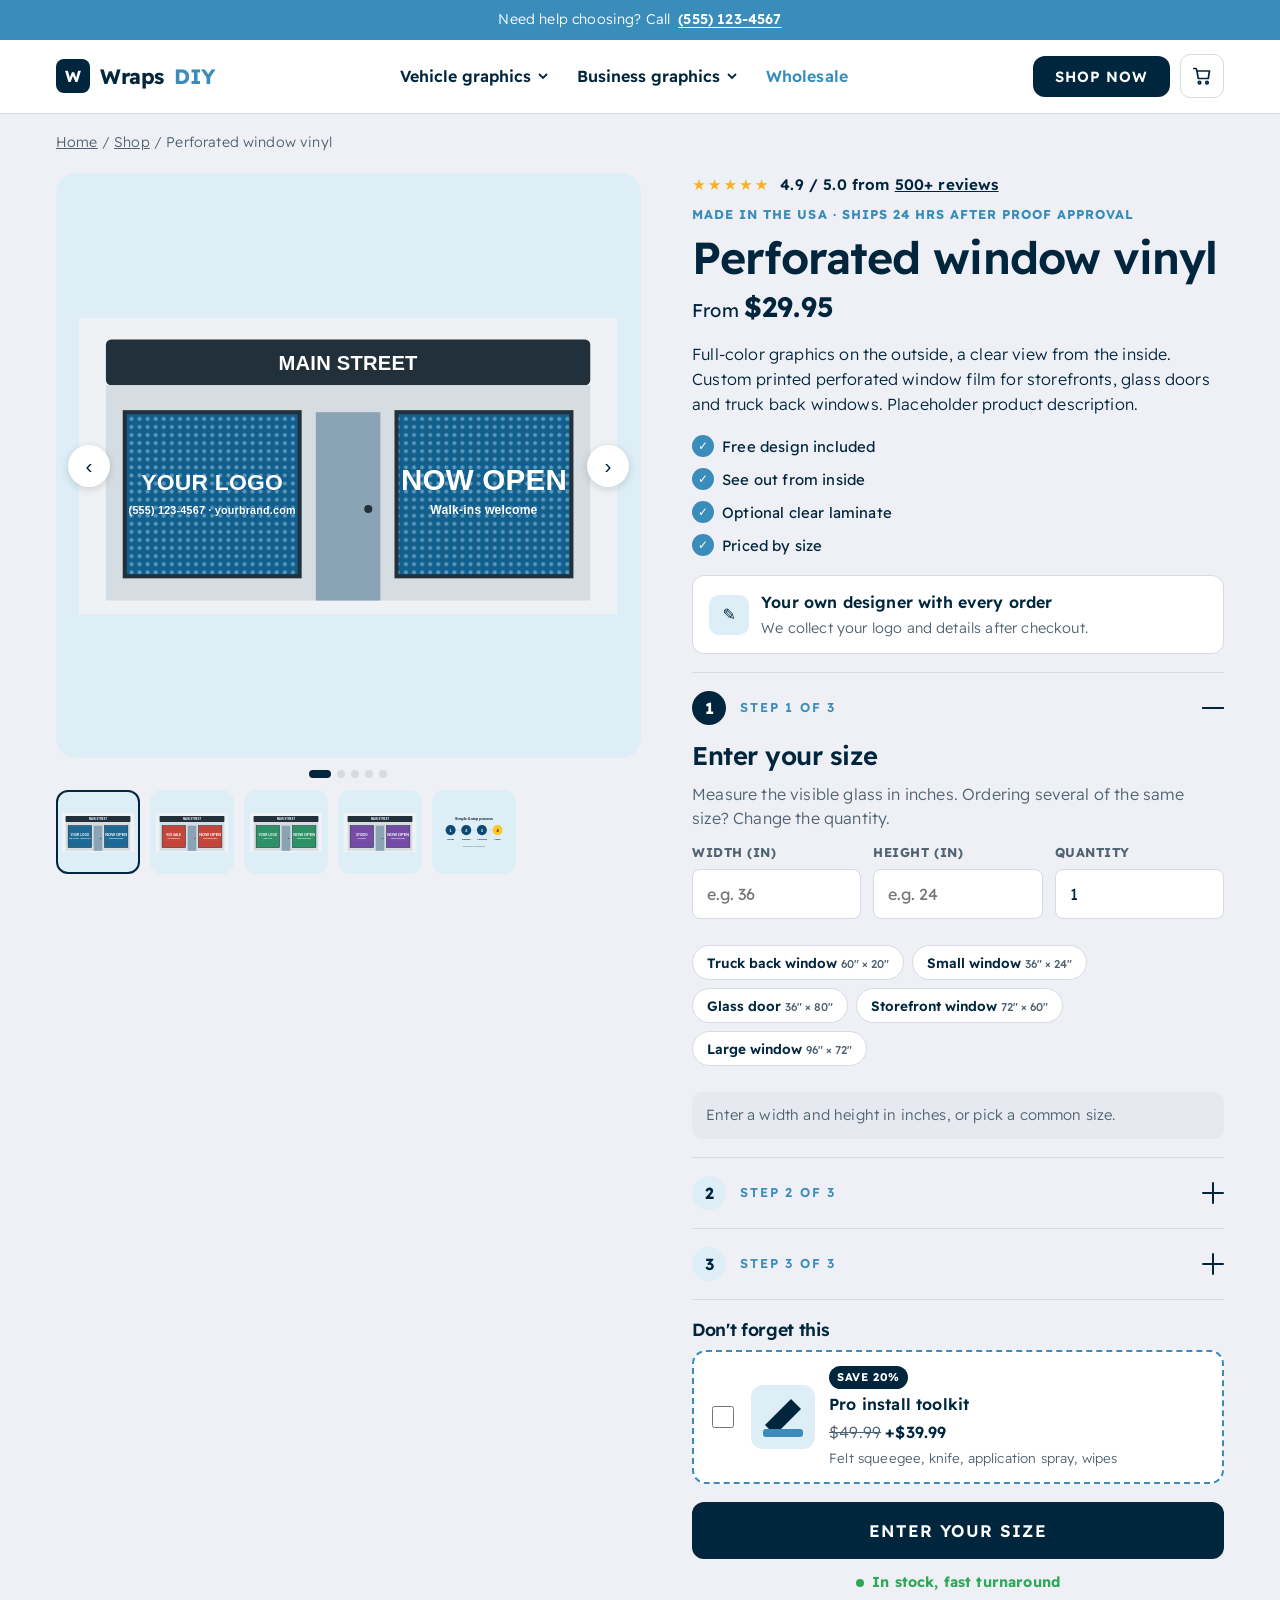
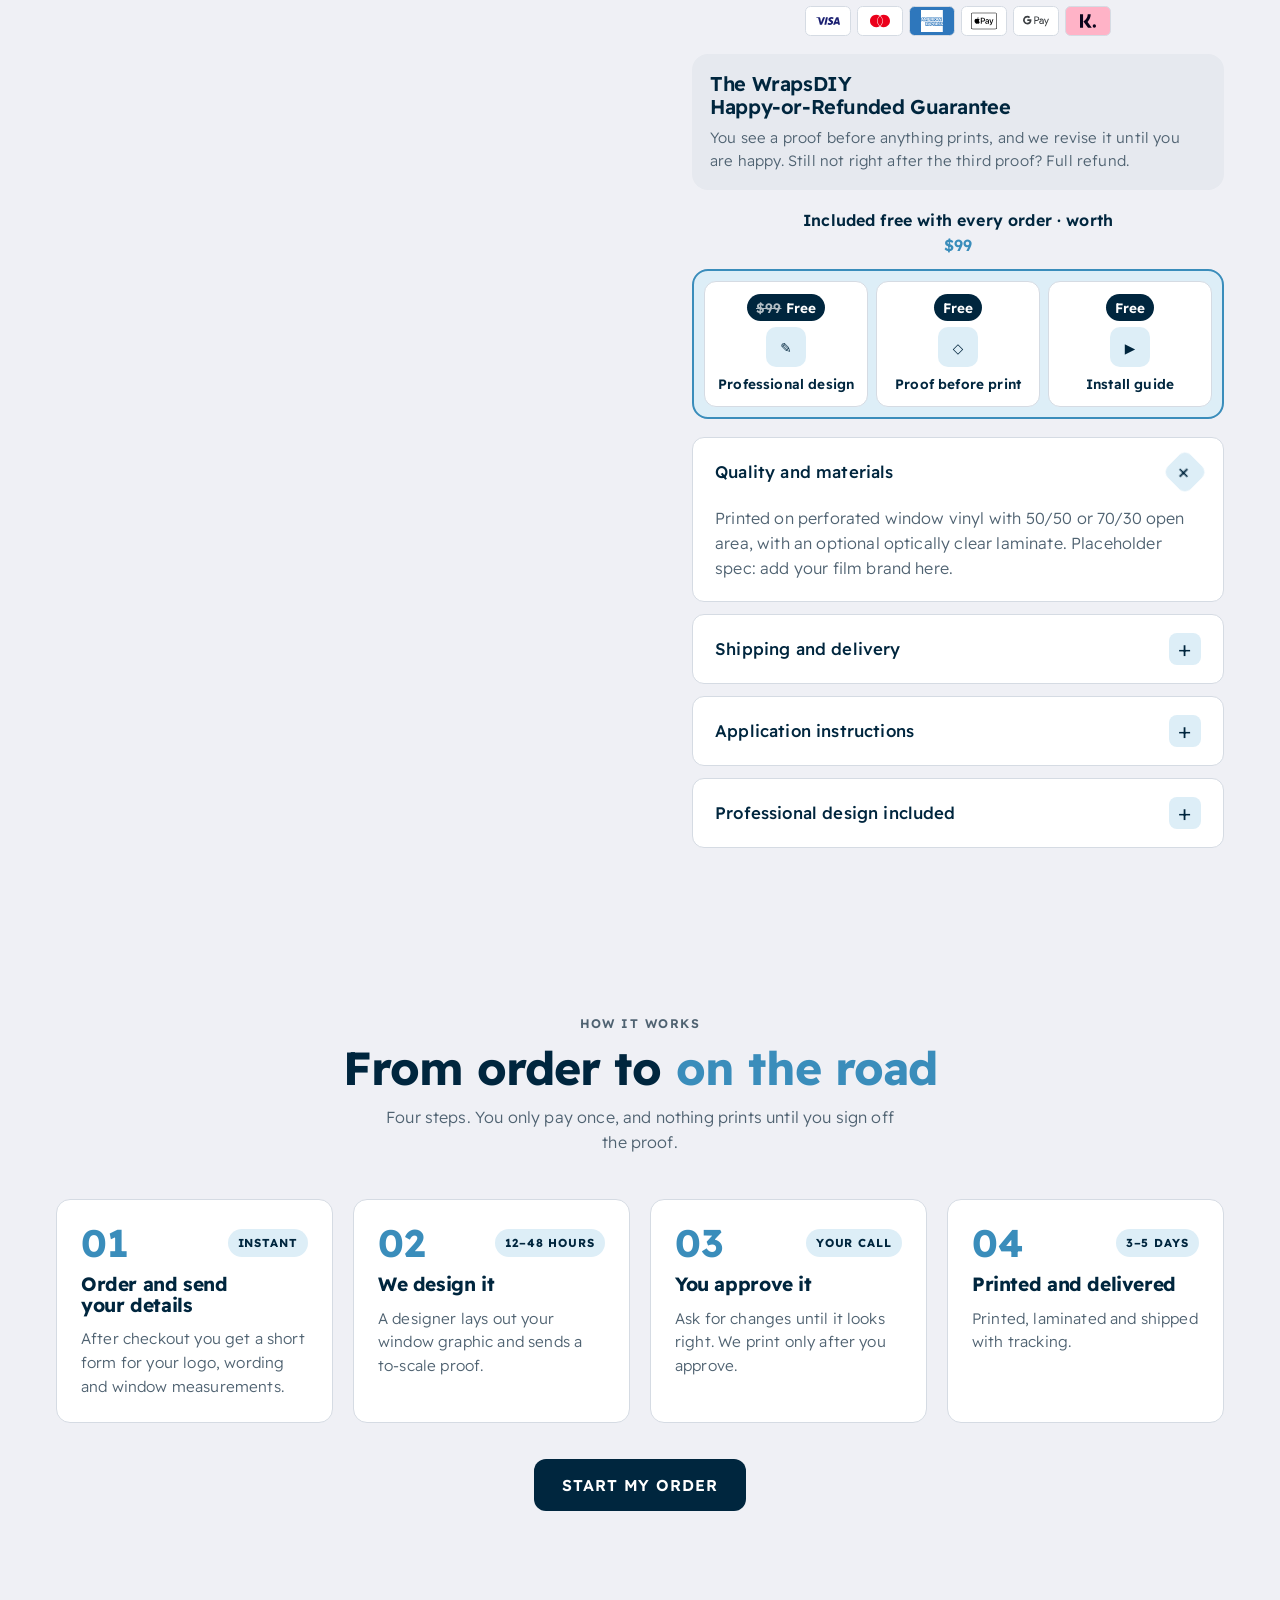
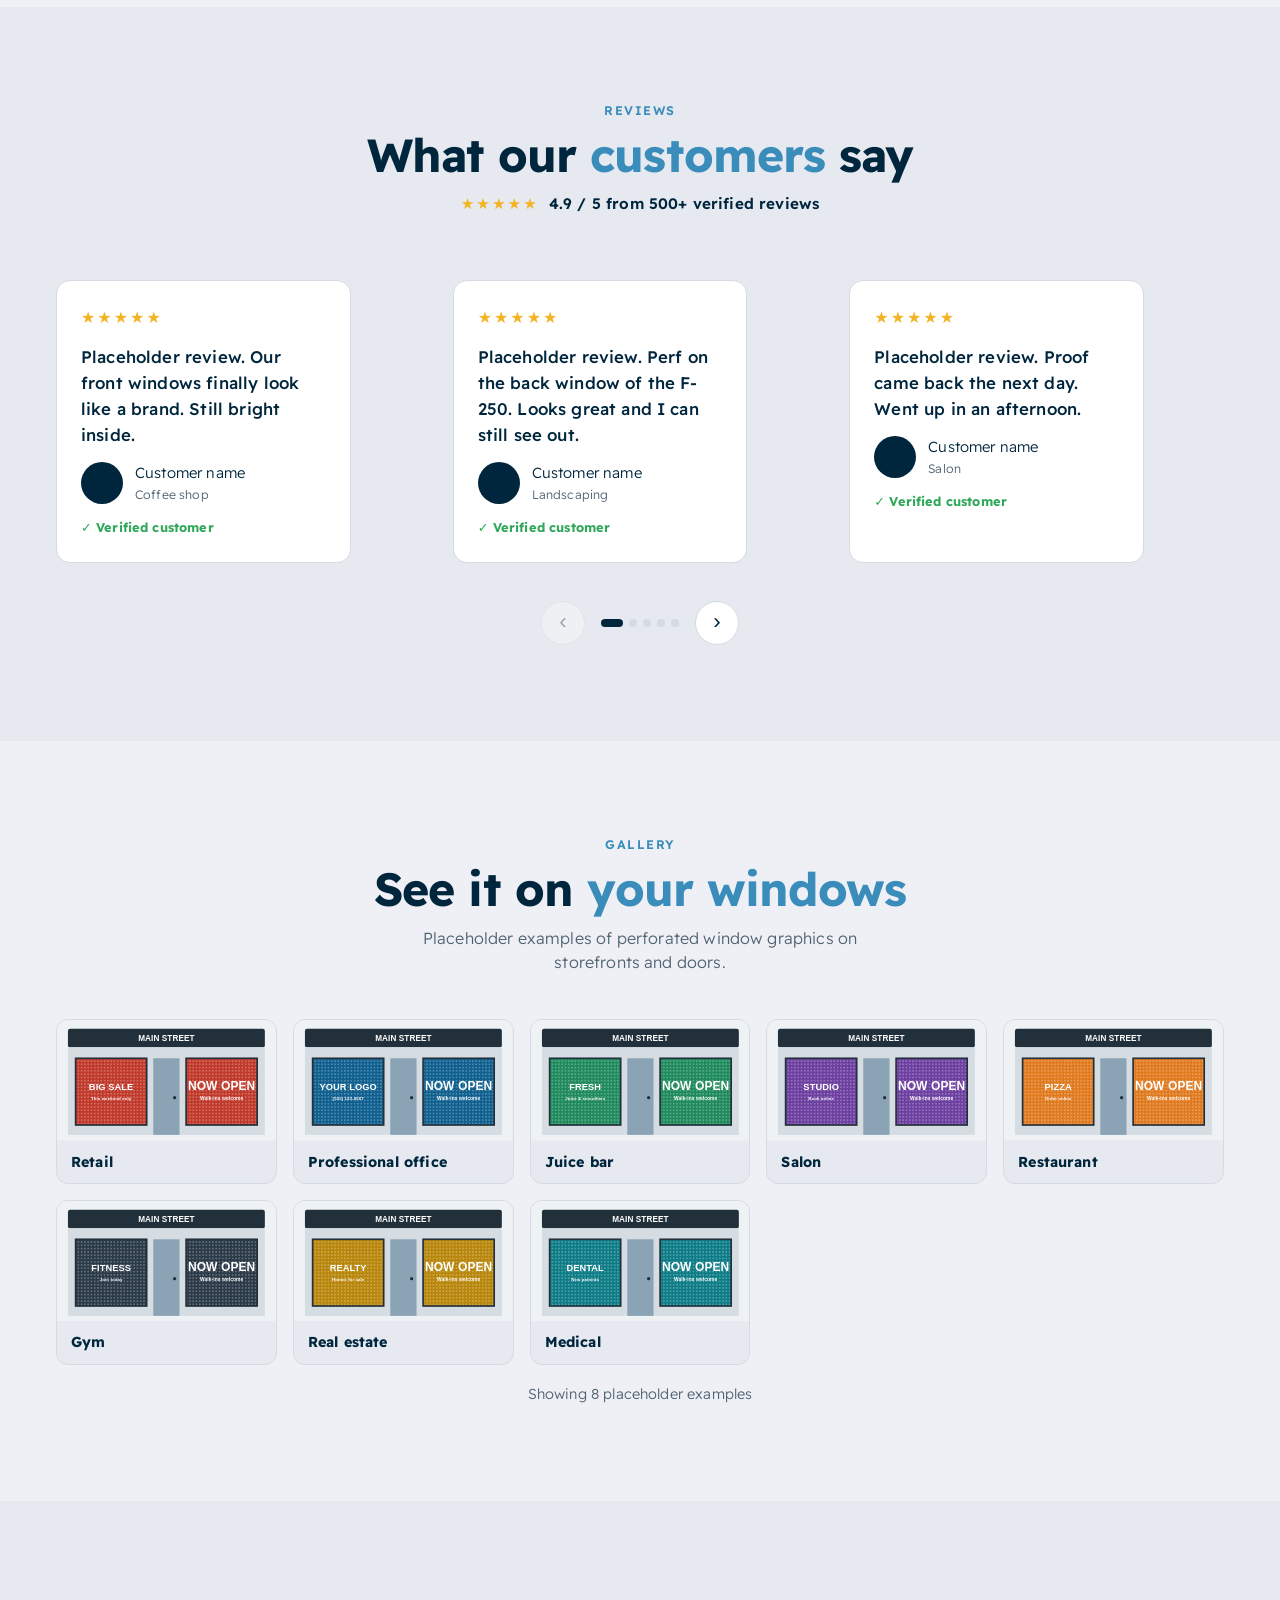
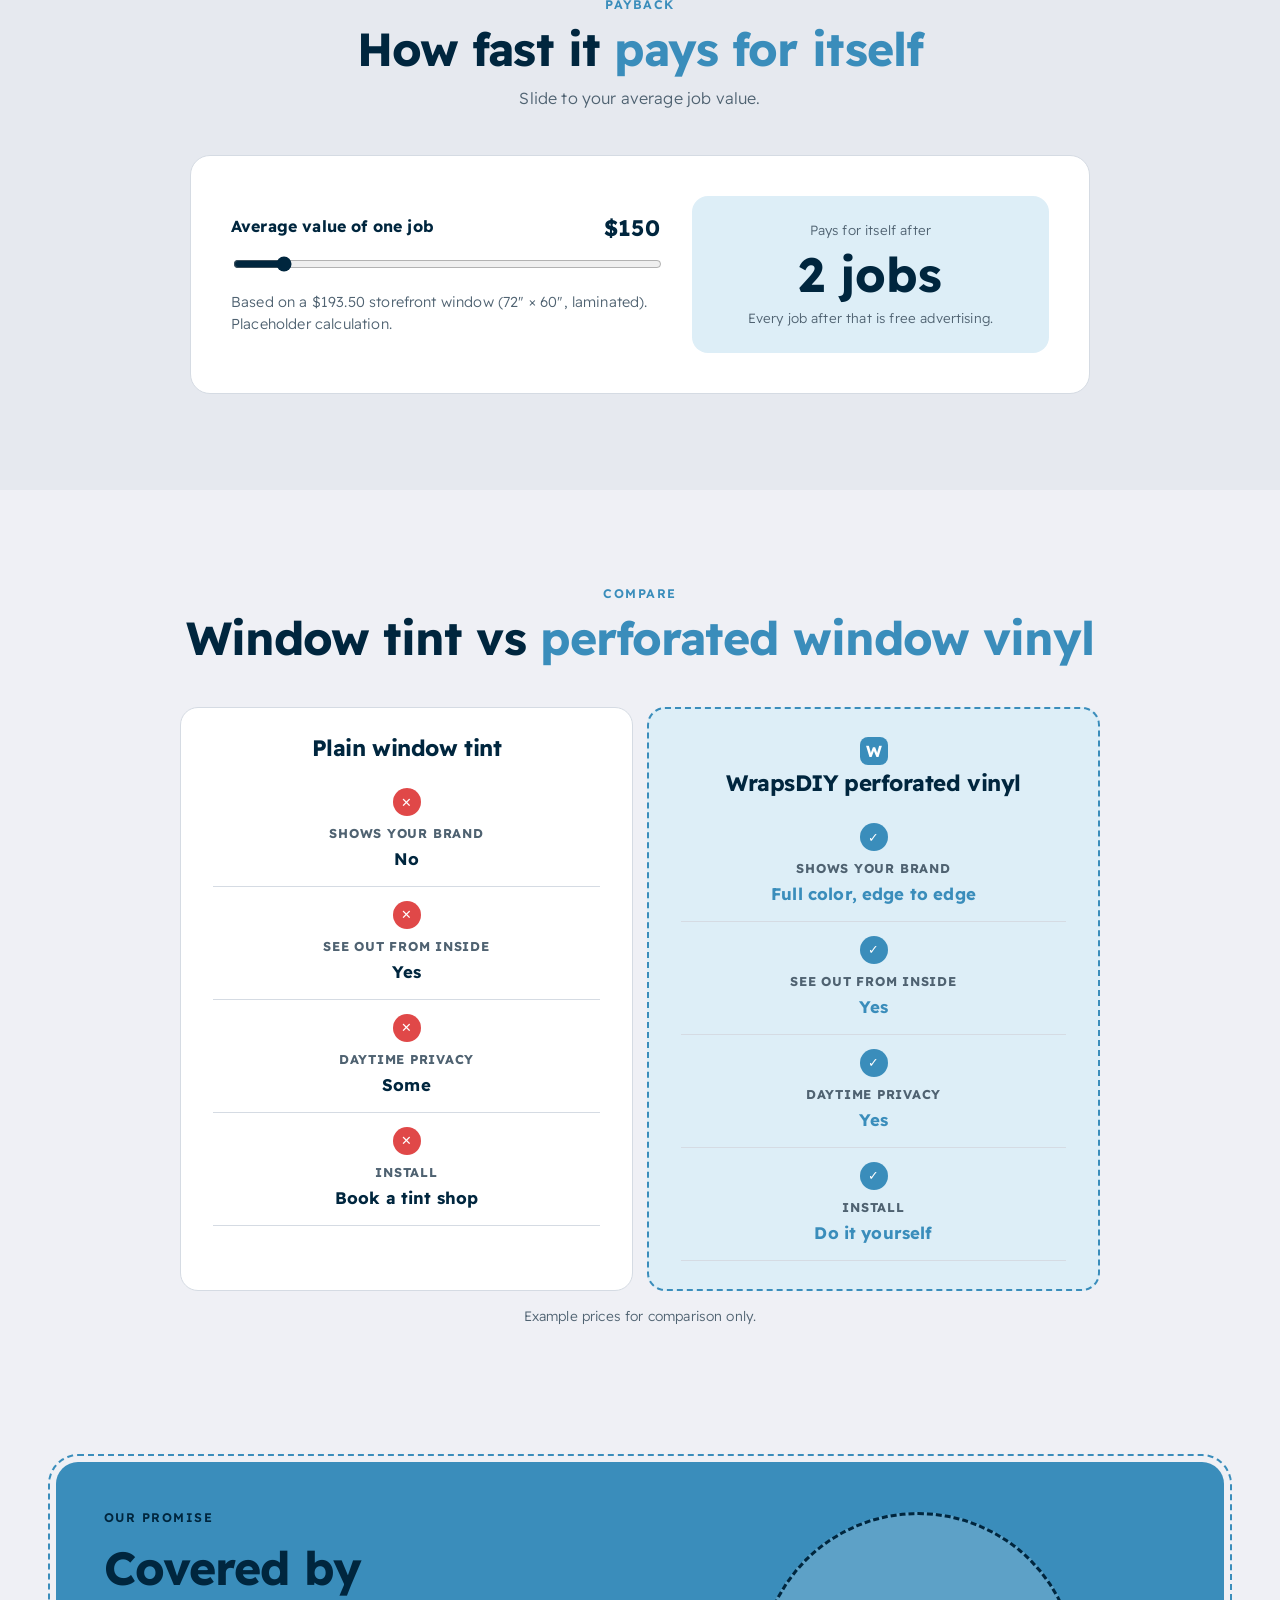
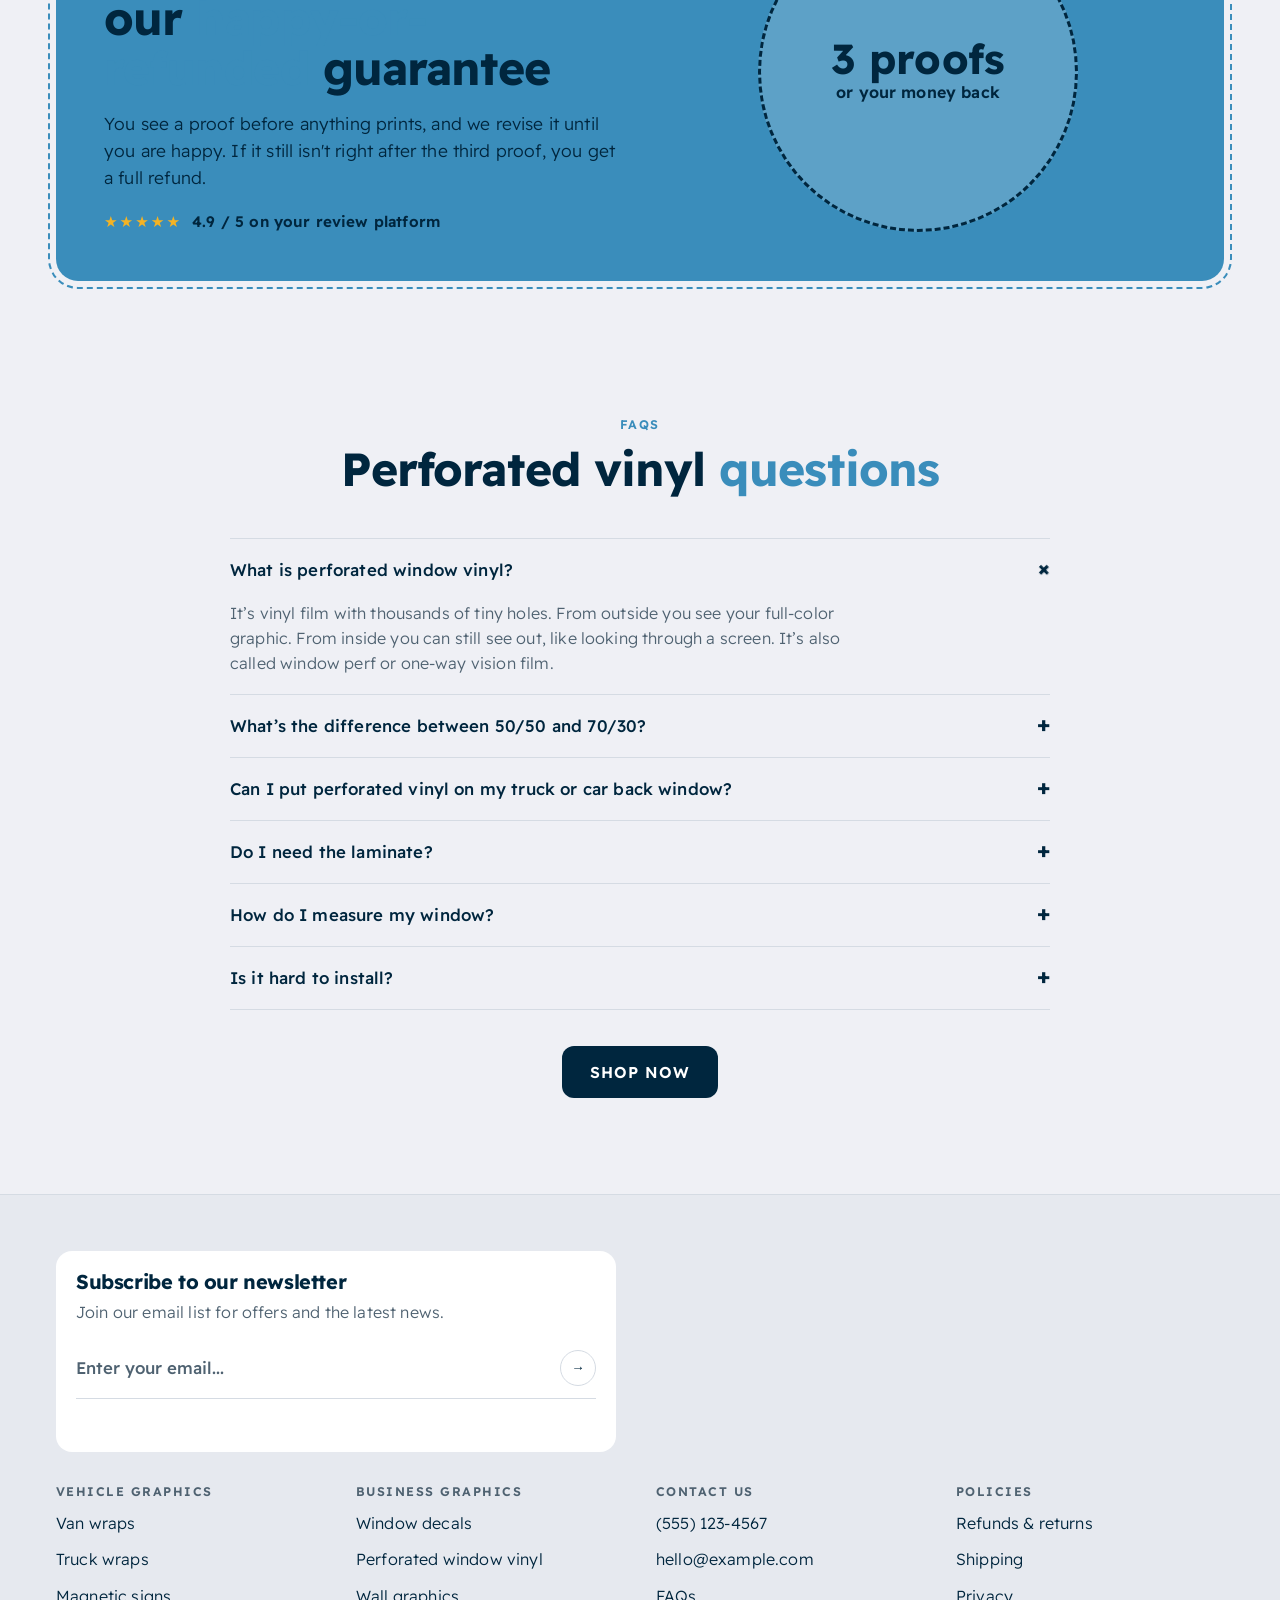
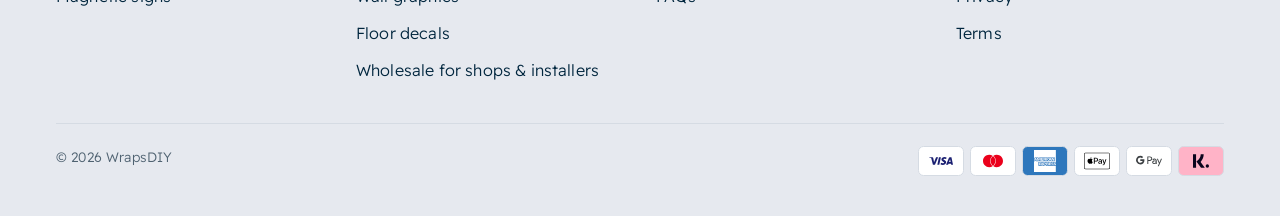
<file: products/perforated-window-vinyl/index.html>
<!doctype html>
<html lang="en">
<head>
<meta charset="utf-8">
<meta name="viewport" content="width=device-width, initial-scale=1, viewport-fit=cover">
<title>Perforated Window Vinyl, Custom Printed from $29.95 | WrapsDIY</title>
<link rel="canonical" href="https://wrapsdiy.com/products/perforated-window-vinyl/">
<meta name="description" content="Custom perforated window vinyl for storefronts, doors and truck back windows. One-way vision: full color outside, see out from inside. Free design, priced by size.">
<meta property="og:type" content="website">
<meta property="og:site_name" content="WrapsDIY">
<meta property="og:title" content="Perforated Window Vinyl, Custom Printed from $29.95 | WrapsDIY">
<meta property="og:url" content="https://wrapsdiy.com/products/perforated-window-vinyl/">
<meta property="og:description" content="Custom perforated window vinyl for storefronts, doors and truck back windows. One-way vision: full color outside, see out from inside. Free design, priced by size.">
<meta name="twitter:card" content="summary_large_image">
<link rel="preconnect" href="https://fonts.googleapis.com">
<link rel="preconnect" href="https://fonts.gstatic.com" crossorigin>
<link rel="stylesheet" href="https://fonts.googleapis.com/css2?family=Readex+Pro:wght@300;400;500;600;700&display=swap">
<link rel="stylesheet" href="../../assets/styles.css">
<script type="application/ld+json">
{
 "@context": "https://schema.org",
 "@type": "Product",
 "name": "Perforated Window Vinyl",
 "brand": {
  "@type": "Brand",
  "name": "WrapsDIY"
 },
 "description": "Custom printed perforated window vinyl (one-way vision window film) for storefronts, doors and vehicle windows, priced by the square foot.",
 "offers": {
  "@type": "AggregateOffer",
  "priceCurrency": "USD",
  "lowPrice": "29.95",
  "highPrice": "2613.60",
  "availability": "https://schema.org/InStock"
 }
}
</script>
<script type="application/ld+json">
{
 "@context": "https://schema.org",
 "@type": "BreadcrumbList",
 "itemListElement": [
  {
   "@type": "ListItem",
   "position": 1,
   "name": "Home",
   "item": "https://wrapsdiy.com/"
  },
  {
   "@type": "ListItem",
   "position": 2,
   "name": "Perforated Window Vinyl",
   "item": "https://wrapsdiy.com/products/perforated-window-vinyl/"
  }
 ]
}
</script>
<script type="application/ld+json">
{
 "@context": "https://schema.org",
 "@type": "FAQPage",
 "mainEntity": [
  {
   "@type": "Question",
   "name": "What is perforated window vinyl?",
   "acceptedAnswer": {
    "@type": "Answer",
    "text": "It\u2019s vinyl film with thousands of tiny holes. From outside you see your full-color graphic. From inside you can still see out, like looking through a screen. It\u2019s also called window perf or one-way vision film."
   }
  },
  {
   "@type": "Question",
   "name": "What\u2019s the difference between 50/50 and 70/30?",
   "acceptedAnswer": {
    "@type": "Answer",
    "text": "The numbers are the printed area vs the holes. 50/50 is the standard and gives the best view out. 70/30 has more printed area for a bolder image, with a little less visibility."
   }
  },
  {
   "@type": "Question",
   "name": "Can I put perforated vinyl on my truck or car back window?",
   "acceptedAnswer": {
    "@type": "Answer",
    "text": "Yes, it\u2019s the most common use. Choose the optically clear laminate so rain doesn\u2019t sit in the holes and blur the view. Check your state\u2019s rules for rear-window coverage first."
   }
  },
  {
   "@type": "Question",
   "name": "Do I need the laminate?",
   "acceptedAnswer": {
    "@type": "Answer",
    "text": "For vehicles and outside glass, yes. It keeps water and dirt out of the holes and protects the print. Inside-mounted or short-term graphics can skip it."
   }
  },
  {
   "@type": "Question",
   "name": "How do I measure my window?",
   "acceptedAnswer": {
    "@type": "Answer",
    "text": "Measure the visible glass, width then height, in inches. We add a little bleed so you can trim it to a clean edge."
   }
  },
  {
   "@type": "Question",
   "name": "Is it hard to install?",
   "acceptedAnswer": {
    "@type": "Answer",
    "text": "No. Clean the glass, peel the backing a little at a time and squeegee from the center out, then trim the edges. The install guide shows each step."
   }
  }
 ]
}
</script>
<style>
.vsel.sizein{grid-template-columns:1fr 1fr 1fr}
.sizein label{display:grid;gap:6px;font-weight:700;font-size:.8rem;letter-spacing:.04em;text-transform:uppercase;color:var(--muted)}
.sizein input{width:100%;height:50px;border:1px solid var(--line);border-radius:8px;padding:0 14px;font:400 1rem var(--body);background:var(--card);color:var(--fg)}
.presets{display:flex;flex-wrap:wrap;gap:8px;margin:14px 0}
.presets button{border:1px solid var(--line);background:var(--card);color:var(--fg);border-radius:999px;padding:8px 14px;font:600 .85rem var(--body);cursor:pointer}
.presets button small{color:var(--muted);font-weight:500}
.presets button:hover{border-color:var(--blue)}
@media (max-width:460px){.vsel.sizein{grid-template-columns:1fr 1fr}.sizein label:last-child{grid-column:1/-1}}
</style>
</head>
<body>
<div class="util"><div class="wrap">Need help choosing? Call <b>(555) 123-4567</b></div></div>

<header class="nav">
  <div class="wrap">
    <a class="logo" href="../../"><span class="logo-mark">W</span>Wraps<span class="logo-diy">DIY</span></a>
    <ul>
      <li class="dd"><button class="dd-btn" type="button" aria-expanded="false" aria-haspopup="true" onclick="var l=this.parentNode,o=!l.classList.contains('open');document.querySelectorAll('.nav .dd.open').forEach(function(x){x.classList.remove('open');x.firstElementChild.setAttribute('aria-expanded','false')});l.classList.toggle('open',o);this.setAttribute('aria-expanded',String(o))">Vehicle graphics <svg width="12" height="12" viewBox="0 0 12 12" aria-hidden="true"><path d="M2 4l4 4 4-4" fill="none" stroke="currentColor" stroke-width="1.8"/></svg></button>
        <div class="dd-menu"><a href="../../products/custom-van-wrap/"><b>Van wraps</b><small>Full wrap, half wrap or decals</small></a><a href="../../products/truck-wraps/"><b>Truck wraps</b><small>Pickups and box trucks</small></a><a href="../../products/magnetic-signs/"><b>Magnetic signs</b><small>Cars, trucks and vans</small></a></div></li>
      <li class="dd"><button class="dd-btn" type="button" aria-expanded="false" aria-haspopup="true" onclick="var l=this.parentNode,o=!l.classList.contains('open');document.querySelectorAll('.nav .dd.open').forEach(function(x){x.classList.remove('open');x.firstElementChild.setAttribute('aria-expanded','false')});l.classList.toggle('open',o);this.setAttribute('aria-expanded',String(o))">Business graphics <svg width="12" height="12" viewBox="0 0 12 12" aria-hidden="true"><path d="M2 4l4 4 4-4" fill="none" stroke="currentColor" stroke-width="1.8"/></svg></button>
        <div class="dd-menu"><a href="../../products/window-decals/"><b>Window decals</b><small>Logos, hours and window clings</small></a><a href="../../products/perforated-window-vinyl/"><b>Perforated window vinyl</b><small>See out from inside</small></a><a href="../../products/wall-graphics/"><b>Wall graphics</b><small>Logo walls and murals</small></a><a href="../../products/floor-decals/"><b>Floor decals</b><small>Anti-slip logos and arrows</small></a></div></li>
      <li><a href="../../pages/wholesale/" class="nav-ws">Wholesale</a></li>
    </ul>
    <div class="navr">
      <a class="btn desk-cta" href="../../products/custom-van-wrap/">Shop now</a>
      <button class="cartbtn" id="cartBtn" aria-label="Open cart">
        <svg width="20" height="20" viewBox="0 0 24 24" fill="none" stroke="currentColor" stroke-width="2" stroke-linecap="round" stroke-linejoin="round"><path d="M6 6h15l-1.5 9h-12z"/><path d="M6 6 5 3H2"/><circle cx="9" cy="20" r="1.5"/><circle cx="18" cy="20" r="1.5"/></svg>
        <span class="cartcount" id="cartCount" hidden>0</span>
      </button>
      <button class="burger" id="burger" aria-label="Open menu" aria-expanded="false">
        <svg class="ib" width="20" height="20" viewBox="0 0 20 20" fill="none" stroke="currentColor" stroke-width="2"><path d="M2 5h16M2 10h16M2 15h16"/></svg><svg class="ix" width="20" height="20" viewBox="0 0 20 20" fill="none" stroke="currentColor" stroke-width="2"><path d="M4 4l12 12M16 4L4 16"/></svg>
      </button>
    </div>
  </div>
  <nav class="mobile-menu" id="mobileMenu" hidden>
    <div class="wrap">
      <p class="mm-h">Vehicle graphics</p>
      <a class="item" href="../../products/custom-van-wrap/">Van wraps <span>→</span></a>
      <a class="item" href="../../products/truck-wraps/">Truck wraps <span>→</span></a>
      <a class="item" href="../../products/magnetic-signs/">Magnetic signs <span>→</span></a>
      <p class="mm-h">Business graphics</p>
      <a class="item" href="../../products/window-decals/">Window decals <span>→</span></a>
      <a class="item" href="../../products/perforated-window-vinyl/">Perforated window vinyl <span>→</span></a>
      <a class="item" href="../../products/wall-graphics/">Wall graphics <span>→</span></a>
      <a class="item" href="../../products/floor-decals/">Floor decals <span>→</span></a>
      <p class="mm-h">Help</p>
      <a class="item" href="#how">How it works <span>→</span></a>
      <a class="item" href="#reviews">Reviews <span>→</span></a>
      <a class="item" href="#faq">FAQs <span>→</span></a>
      <a class="item mm-ws" href="../../pages/wholesale/">Wholesale <span>Shops &amp; installers</span></a>
    </div>
  </nav>
</header>

<main id="top">
<div id="productView">
  <div class="wrap crumbs"><a href="../../">Home</a> / <a href="../../#products">Shop</a> / Perforated window vinyl</div>
  <section class="pd" id="product">
    <div class="wrap">
      <div class="phead">
        <div class="rating"><span class="stars">★★★★★</span> <span><b>4.9</b> / 5.0 from <a href="#reviews">500+ reviews</a></span></div>
        <span class="pmeta">MADE IN THE USA · SHIPS 24 HRS AFTER PROOF APPROVAL</span>
        <h1>Perforated window vinyl</h1>
        <div class="pprice">From <b id="fromPrice">$29.95</b></div>
      </div>
      <div class="pgal">
        <div class="pmain">
          <span class="pchip" id="pchip">Example vehicle</span>
          <div id="pslide"></div>
          <button class="parrow prev" id="pprev" aria-label="Previous image">‹</button>
          <button class="parrow next" id="pnext" aria-label="Next image">›</button>
          <span class="pcount" id="pcount">1 / 6</span>
        </div>
        <div class="pdots" id="pdots"></div>
        <div class="thumbs" id="pthumbs"></div>
      </div>

      <div class="pinfo">
        <p>Full-color graphics on the outside, a clear view from the inside. Custom printed perforated window film for storefronts, glass doors and truck back windows. Placeholder product description.</p>
        <ul class="badges"><li>Free design included</li><li>See out from inside</li><li>Optional clear laminate</li><li>Priced by size</li></ul>
        <div class="designer"><span class="ico">✎</span><div><b>Your own designer with every order</b><span class="t">We collect your logo and details after checkout.</span></div></div>

        <div class="builder">
        <div class="bstep" id="step1">
          <button class="bhead" type="button" aria-expanded="true"><span class="bnum">1</span><small>Step 1 of 3</small><span class="plus" aria-hidden="true">+</span></button>
          <div class="bbody">
            <h2>Enter your size</h2>
            <p>Measure the visible glass in inches. Ordering several of the same size? Change the quantity.</p>
            <div class="vsel sizein">
              <label for="pw">Width (in)<input id="pw" type="number" min="1" step="0.25" inputmode="decimal" placeholder="e.g. 36"></label>
              <label for="ph">Height (in)<input id="ph" type="number" min="1" step="0.25" inputmode="decimal" placeholder="e.g. 24"></label>
              <label for="pq">Quantity<input id="pq" type="number" min="1" step="1" inputmode="numeric" value="1"></label>
            </div>
            <div class="presets" id="presets" aria-label="Common sizes"></div>
            <p class="hint" id="sizeOut" aria-live="polite"></p>
          </div>
        </div>

        <div class="bstep" id="step2">
          <button class="bhead" type="button" aria-expanded="false"><span class="bnum">2</span><small>Step 2 of 3</small><span class="plus" aria-hidden="true">+</span></button>
          <div class="bbody" hidden>
            <h2>Choose your film</h2>
            <p>Both let you see out. The numbers are printed area vs holes.</p>
            <p class="hint" id="sideHint">Enter your size first to see prices.</p>
            <div class="sides mats" id="o2box" role="radiogroup" aria-label="Choose your film" hidden></div>
          </div>
        </div>

        <div class="bstep" id="step3">
          <button class="bhead" type="button" aria-expanded="false"><span class="bnum">3</span><small>Step 3 of 3</small><span class="plus" aria-hidden="true">+</span></button>
          <div class="bbody" hidden>
            <h2>Choose your laminate</h2>
            <p>Recommended for vehicles and any glass that gets rain.</p>
            <div class="sides mats" id="mats" role="radiogroup" aria-label="Choose your laminate"></div>
          </div>
        </div>
        </div>

        <div class="addon">
          <h3>Don't forget this</h3>
          <label class="upsell" for="bonnet">
            <input type="checkbox" id="bonnet">
            <svg viewBox="0 0 64 64" aria-hidden="true"><rect width="64" height="64" rx="12" fill="#ddeef7"/><path d="M14 40 L40 14 L50 24 L24 50 Z" fill="#00263e"/><rect x="12" y="44" width="40" height="8" rx="3" fill="#3a8dbb"/></svg>
            <span class="ub"><span class="save">Save 20%</span><b>Pro install toolkit</b><span><s>$49.99</s> <b>+$39.99</b></span><small>Felt squeegee, knife, application spray, wipes</small></span>
          </label>
        </div>

        <div class="atc">
          <button class="btn" id="atcBtn" disabled>Select a vehicle</button>
          <span class="stock">In stock, fast turnaround</span>
          <div class="pay" aria-label="Payment methods we accept"><svg class="pm" viewBox="0 0 46 30" role="img" aria-label="Visa"><title>Visa</title><rect x=".5" y=".5" width="45" height="29" rx="5" fill="#ffffff" stroke="#d5dbe3"/><path transform="translate(11.0 3.0) scale(1.000)" fill="#1A1F71" d="M9.112 8.262L5.97 15.758H3.92L2.374 9.775c-.094-.368-.175-.503-.461-.658C1.447 8.864.677 8.627 0 8.479l.046-.217h3.3a.904.904 0 01.894.764l.817 4.338 2.018-5.102zm8.033 5.049c.008-1.979-2.736-2.088-2.717-2.972.006-.269.262-.555.822-.628a3.66 3.66 0 011.913.336l.34-1.59a5.207 5.207 0 00-1.814-.333c-1.917 0-3.266 1.02-3.278 2.479-.012 1.079.963 1.68 1.698 2.04.756.367 1.01.603 1.006.931-.005.504-.602.725-1.16.734-.975.015-1.54-.263-1.992-.473l-.351 1.642c.453.208 1.289.39 2.156.398 2.037 0 3.37-1.006 3.377-2.564m5.061 2.447H24l-1.565-7.496h-1.656a.883.883 0 00-.826.55l-2.909 6.946h2.036l.405-1.12h2.488zm-2.163-2.656l1.02-2.815.588 2.815zm-8.16-4.84l-1.603 7.496H8.34l1.605-7.496z"/></svg><svg class="pm" viewBox="0 0 46 30" role="img" aria-label="Mastercard"><title>Mastercard</title><rect x=".5" y=".5" width="45" height="29" rx="5" fill="#ffffff" stroke="#d5dbe3"/><path transform="translate(13.0 5.0) scale(0.833)" fill="#EB001B" d="M11.343 18.031c.058.049.12.098.181.146-1.177.783-2.59 1.238-4.107 1.238C3.32 19.416 0 16.096 0 12c0-4.095 3.32-7.416 7.416-7.416 1.518 0 2.931.456 4.105 1.238-.06.051-.12.098-.165.15C9.6 7.489 8.595 9.688 8.595 12c0 2.311 1.001 4.51 2.748 6.031zm5.241-13.447c-1.52 0-2.931.456-4.105 1.238.06.051.12.098.165.15C14.4 7.489 15.405 9.688 15.405 12c0 2.31-1.001 4.507-2.748 6.031-.058.049-.12.098-.181.146 1.177.783 2.588 1.238 4.107 1.238C20.68 19.416 24 16.096 24 12c0-4.094-3.32-7.416-7.416-7.416zM12 6.174c-.096.075-.189.15-.28.231C10.156 7.764 9.169 9.765 9.169 12c0 2.236.987 4.236 2.551 5.595.09.08.185.158.28.232.096-.074.189-.152.28-.232 1.563-1.359 2.551-3.359 2.551-5.595 0-2.235-.987-4.236-2.551-5.595-.09-.08-.184-.156-.28-.231z"/></svg><svg class="pm" viewBox="0 0 46 30" role="img" aria-label="American Express"><title>American Express</title><rect x=".5" y=".5" width="45" height="29" rx="5" fill="#2E77BC" stroke="#d5dbe3"/><path transform="translate(12.0 4.0) scale(0.917)" fill="#ffffff" d="M16.015 14.378c0-.32-.135-.496-.344-.622-.21-.12-.464-.135-.81-.135h-1.543v2.82h.675v-1.027h.72c.24 0 .39.024.478.125.12.13.104.38.104.55v.35h.66v-.555c-.002-.25-.017-.376-.108-.516-.06-.08-.18-.18-.33-.234l.02-.008c.18-.072.48-.297.48-.747zm-.87.407l-.028-.002c-.09.053-.195.058-.33.058h-.81v-.63h.824c.12 0 .24 0 .33.05.098.048.156.147.15.255 0 .12-.045.215-.134.27zM20.297 15.837H19v.6h1.304c.676 0 1.05-.278 1.05-.884 0-.28-.066-.448-.187-.582-.153-.133-.392-.193-.73-.207l-.376-.015c-.104 0-.18 0-.255-.03-.09-.03-.15-.105-.15-.21 0-.09.017-.166.09-.21.083-.046.177-.066.272-.06h1.23v-.602h-1.35c-.704 0-.958.437-.958.84 0 .9.776.855 1.407.87.104 0 .18.015.225.06.046.03.082.106.082.18 0 .077-.035.15-.08.18-.06.053-.15.07-.277.07zM0 0v10.096L.81 8.22h1.75l.225.464V8.22h2.043l.45 1.02.437-1.013h6.502c.295 0 .56.057.756.236v-.23h1.787v.23c.307-.17.686-.23 1.12-.23h2.606l.24.466v-.466h1.918l.254.465v-.466h1.858v3.948H20.87l-.36-.6v.585h-2.353l-.256-.63h-.583l-.27.614h-1.213c-.48 0-.84-.104-1.08-.24v.24h-2.89v-.884c0-.12-.03-.12-.105-.135h-.105v1.036H6.067v-.48l-.21.48H4.69l-.202-.48v.465H2.235l-.256-.624H1.4l-.256.624H0V24h23.786v-7.108c-.27.135-.613.18-.973.18H21.09v-.255c-.21.165-.57.255-.914.255H14.71v-.9c0-.12-.018-.12-.12-.12h-.075v1.022h-1.8v-1.066c-.298.136-.643.15-.928.136h-.214v.915h-2.18l-.54-.617-.57.6H4.742v-3.93h3.61l.518.602.554-.6h2.412c.28 0 .74.03.942.225v-.24h2.177c.202 0 .644.045.903.225v-.24h3.265v.24c.163-.164.508-.24.803-.24h1.89v.24c.194-.15.464-.24.84-.24h1.176V0H0zM21.156 14.955c.004.005.006.012.01.016.01.01.024.01.032.02l-.042-.035zM23.828 13.082h.065v.555h-.065zM23.865 15.03v-.005c-.03-.025-.046-.048-.075-.07-.15-.153-.39-.215-.764-.225l-.36-.012c-.12 0-.194-.007-.27-.03-.09-.03-.15-.105-.15-.21 0-.09.03-.16.09-.204.076-.045.15-.05.27-.05h1.223v-.588h-1.283c-.69 0-.96.437-.96.84 0 .9.78.855 1.41.87.104 0 .18.015.224.06.046.03.076.106.076.18 0 .07-.034.138-.09.18-.045.056-.136.07-.27.07h-1.288v.605h1.287c.42 0 .734-.118.9-.36h.03c.09-.134.135-.3.135-.523 0-.24-.045-.39-.135-.526zM18.597 14.208v-.583h-2.235V16.458h2.235v-.585h-1.57v-.57h1.533v-.584h-1.532v-.51M13.51 8.787h.685V11.6h-.684zM13.126 9.543l-.007.006c0-.314-.13-.5-.34-.624-.217-.125-.47-.135-.81-.135H10.43v2.82h.674v-1.034h.72c.24 0 .39.03.487.12.122.136.107.378.107.548v.354h.677v-.553c0-.25-.016-.375-.11-.516-.09-.107-.202-.19-.33-.237.172-.07.472-.3.472-.75zm-.855.396h-.015c-.09.054-.195.056-.33.056H11.1v-.623h.825c.12 0 .24.004.33.05.09.04.15.128.15.25s-.047.22-.134.266zM15.92 9.373h.632v-.6h-.644c-.464 0-.804.105-1.02.33-.286.3-.362.69-.362 1.11 0 .512.123.833.36 1.074.232.238.645.31.97.31h.78l.255-.627h1.39l.262.627h1.36v-2.11l1.272 2.11h.95l.002.002V8.786h-.684v1.963l-1.18-1.96h-1.02V11.4L18.11 8.744h-1.004l-.943 2.22h-.3c-.177 0-.362-.03-.468-.134-.125-.15-.186-.36-.186-.662 0-.285.08-.51.194-.63.133-.135.272-.165.516-.165zm1.668-.108l.464 1.118v.002h-.93l.466-1.12zM2.38 10.97l.254.628H4V9.393l.972 2.205h.584l.973-2.202.015 2.202h.69v-2.81H6.118l-.807 1.904-.876-1.905H3.343v2.663L2.205 8.787h-.997L.01 11.597h.72l.26-.626h1.39zm-.688-1.705l.46 1.118-.003.002h-.915l.457-1.12zM11.856 13.62H9.714l-.85.923-.825-.922H5.346v2.82H8l.855-.932.824.93h1.302v-.94h.838c.6 0 1.17-.164 1.17-.945l-.006-.003c0-.78-.598-.93-1.128-.93zM7.67 15.853l-.014-.002H6.02v-.557h1.47v-.574H6.02v-.51H7.7l.733.82-.764.824zm2.642.33l-1.03-1.147 1.03-1.108v2.253zm1.553-1.258h-.885v-.717h.885c.24 0 .42.098.42.344 0 .243-.15.372-.42.372zM9.967 9.373v-.586H7.73V11.6h2.237v-.58H8.4v-.564h1.527V9.88H8.4v-.507"/></svg><svg class="pm" viewBox="0 0 46 30" role="img" aria-label="Apple Pay"><title>Apple Pay</title><rect x=".5" y=".5" width="45" height="29" rx="5" fill="#ffffff" stroke="#d5dbe3"/><path transform="translate(10.0 2.0) scale(1.083)" fill="#000000" d="M2.15 4.318a42.16 42.16 0 0 0-.454.003c-.15.005-.303.013-.452.04a1.44 1.44 0 0 0-1.06.772c-.07.138-.114.278-.14.43-.028.148-.037.3-.04.45A10.2 10.2 0 0 0 0 6.222v11.557c0 .07.002.138.003.207.004.15.013.303.04.452.027.15.072.291.142.429a1.436 1.436 0 0 0 .63.63c.138.07.278.115.43.142.148.027.3.036.45.04l.208.003h20.194l.207-.003c.15-.004.303-.013.452-.04.15-.027.291-.071.428-.141a1.432 1.432 0 0 0 .631-.631c.07-.138.115-.278.141-.43.027-.148.036-.3.04-.45.002-.07.003-.138.003-.208l.001-.246V6.221c0-.07-.002-.138-.004-.207a2.995 2.995 0 0 0-.04-.452 1.446 1.446 0 0 0-1.2-1.201 3.022 3.022 0 0 0-.452-.04 10.448 10.448 0 0 0-.453-.003zm0 .512h19.942c.066 0 .131.002.197.003.115.004.25.01.375.032.109.02.2.05.287.094a.927.927 0 0 1 .407.407.997.997 0 0 1 .094.288c.022.123.028.258.031.374.002.065.003.13.003.197v11.552c0 .065 0 .13-.003.196-.003.115-.009.25-.032.375a.927.927 0 0 1-.5.693 1.002 1.002 0 0 1-.286.094 2.598 2.598 0 0 1-.373.032l-.2.003H1.906c-.066 0-.133-.002-.196-.003a2.61 2.61 0 0 1-.375-.032c-.109-.02-.2-.05-.288-.094a.918.918 0 0 1-.406-.407 1.006 1.006 0 0 1-.094-.288 2.531 2.531 0 0 1-.032-.373 9.588 9.588 0 0 1-.002-.197V6.224c0-.065 0-.131.002-.197.004-.114.01-.248.032-.375.02-.108.05-.199.094-.287a.925.925 0 0 1 .407-.406 1.03 1.03 0 0 1 .287-.094c.125-.022.26-.029.375-.032.065-.002.131-.002.196-.003zm4.71 3.7c-.3.016-.668.199-.88.456-.191.22-.36.58-.316.918.338.03.675-.169.888-.418.205-.258.345-.603.308-.955zm2.207.42v5.493h.852v-1.877h1.18c1.078 0 1.835-.739 1.835-1.812 0-1.07-.742-1.805-1.808-1.805zm.852.719h.982c.739 0 1.161.396 1.161 1.089 0 .692-.422 1.092-1.164 1.092h-.979zm-3.154.3c-.45.01-.83.28-1.05.28-.235 0-.593-.264-.981-.257a1.446 1.446 0 0 0-1.23.747c-.527.908-.139 2.255.374 2.995.249.366.549.769.944.754.373-.014.52-.242.973-.242.454 0 .586.242.98.235.41-.007.667-.366.915-.733.286-.417.403-.82.41-.841-.007-.008-.79-.308-.797-1.209-.008-.754.615-1.113.644-1.135-.352-.52-.9-.578-1.09-.593a1.123 1.123 0 0 0-.092-.002zm8.204.397c-.99 0-1.606.533-1.652 1.256h.777c.072-.358.369-.586.845-.586.502 0 .803.266.803.711v.309l-1.097.064c-.951.054-1.488.484-1.488 1.184 0 .72.548 1.207 1.332 1.207.526 0 1.032-.281 1.264-.727h.019v.659h.788v-2.76c0-.803-.62-1.317-1.591-1.317zm1.94.072l1.446 4.009c0 .003-.073.24-.073.247-.125.41-.33.571-.711.571-.069 0-.206 0-.267-.015v.666c.06.011.267.019.335.019.83 0 1.226-.312 1.568-1.283l1.5-4.214h-.868l-1.012 3.259h-.015l-1.013-3.26zm-1.167 2.189v.316c0 .521-.45.917-1.024.917-.442 0-.731-.228-.731-.579 0-.342.278-.56.769-.593z"/></svg><svg class="pm" viewBox="0 0 46 30" role="img" aria-label="Google Pay"><title>Google Pay</title><rect x=".5" y=".5" width="45" height="29" rx="5" fill="#ffffff" stroke="#d5dbe3"/><path transform="translate(10.0 2.0) scale(1.083)" fill="#3C4043" d="M3.963 7.235A3.963 3.963 0 00.422 9.419a3.963 3.963 0 000 3.559 3.963 3.963 0 003.541 2.184c1.07 0 1.97-.352 2.627-.957.748-.69 1.18-1.71 1.18-2.916a4.722 4.722 0 00-.07-.806H3.964v1.526h2.14a1.835 1.835 0 01-.79 1.205c-.356.241-.814.379-1.35.379-1.034 0-1.911-.697-2.225-1.636a2.375 2.375 0 010-1.517c.314-.94 1.191-1.636 2.225-1.636a2.152 2.152 0 011.52.594l1.132-1.13a3.808 3.808 0 00-2.652-1.033zm6.501.55v6.9h.886V11.89h1.465c.603 0 1.11-.196 1.522-.588a1.911 1.911 0 00.635-1.464 1.92 1.92 0 00-.635-1.456 2.125 2.125 0 00-1.522-.598zm2.427.85a1.156 1.156 0 01.823.365 1.176 1.176 0 010 1.686 1.171 1.171 0 01-.877.357H11.35V8.635h1.487a1.156 1.156 0 01.054 0zm4.124 1.175c-.842 0-1.477.308-1.907.925l.781.491c.288-.417.68-.626 1.175-.626a1.255 1.255 0 01.856.323 1.009 1.009 0 01.366.785v.202c-.34-.193-.774-.289-1.3-.289-.617 0-1.11.145-1.479.434-.37.288-.554.677-.554 1.165a1.476 1.476 0 00.525 1.156c.35.308.785.463 1.305.463.61 0 1.098-.27 1.465-.81h.038v.655h.848v-2.909c0-.61-.19-1.09-.568-1.44-.38-.35-.896-.525-1.551-.525zm2.263.154l1.946 4.422-1.098 2.38h.915L24 9.963h-.965l-1.368 3.391h-.02l-1.406-3.39zm-2.146 2.368c.494 0 .88.11 1.156.33 0 .372-.147.696-.44.973a1.413 1.413 0 01-.997.414 1.081 1.081 0 01-.69-.232.708.708 0 01-.293-.578c0-.257.12-.47.363-.647.24-.173.54-.26.9-.26Z"/></svg><svg class="pm" viewBox="0 0 46 30" role="img" aria-label="Klarna"><title>Klarna</title><rect x=".5" y=".5" width="45" height="29" rx="5" fill="#FFB3C7" stroke="#d5dbe3"/><path transform="translate(15.0 7.0) scale(0.667)" fill="#0B051D" d="M4.592 2v20H0V2h4.592zm11.46 0c0 4.194-1.583 8.105-4.415 11.068l-.278.283L17.702 22h-5.668l-6.893-9.4 1.779-1.332c2.858-2.14 4.535-5.378 4.637-8.924L11.562 2h4.49zM21.5 17a2.5 2.5 0 110 5 2.5 2.5 0 010-5z"/></svg></div>
        </div>

        <div class="gbox">
          <h3>The WrapsDIY<br>Happy-or-Refunded Guarantee</h3>
          <p>You see a proof before anything prints, and we revise it until you are happy. Still not right after the third proof? Full refund.</p>
        </div>

        <div class="stack">
          <p class="stack-h">Included free with every order · worth <b>$99</b></p>
          <div class="stack-g"><div><span class="sp"><s>$99</s> Free</span><span class="ico">✎</span><span>Professional design</span></div><div><span class="sp">Free</span><span class="ico">◇</span><span>Proof before print</span></div><div><span class="sp">Free</span><span class="ico">▶</span><span>Install guide</span></div></div>
        </div>

        <div class="faq">
          <details open><summary>Quality and materials</summary><div class="ans">Printed on perforated window vinyl with 50/50 or 70/30 open area, with an optional optically clear laminate. Placeholder spec: add your film brand here.</div></details>
          <details><summary>Shipping and delivery</summary><div class="ans">After checkout we send a form for your logo and details. Your proof arrives within 2 business days. Your graphics ship within 24 hours of approving your proof, tracked. Most orders arrive 3–5 business days later.</div></details>
          <details><summary>Application instructions</summary><div class="ans"><ol><li>Clean the glass with soapy water, then alcohol.</li><li>Tape the graphic in place along the top.</li><li>Peel the backing a little at a time and squeegee from the center out.</li><li>Trim the edges with a sharp knife.</li></ol></div></details>
          <details><summary>Professional design included</summary><div class="ans">Upload your logo and wording, or a print-ready file, after checkout. A designer lays it out at no extra cost and sends a proof before anything prints.</div></details>
        </div>
      </div>
    </div>
  </section>
</div>

<section class="band-navy" id="how">
  <div class="wrap">
    <div class="head">
      <span class="eyebrow">How it works</span>
      <h2>From order to <em>on the road</em></h2>
      <p>Four steps. You only pay once, and nothing prints until you sign off the proof.</p>
    </div>
    <div class="steps"><div class="step"><div class="step-top"><span class="step-num">01</span><span class="pill">INSTANT</span></div><h3>Order and send your details</h3><p>After checkout you get a short form for your logo, wording and window measurements.</p></div><div class="step"><div class="step-top"><span class="step-num">02</span><span class="pill">12–48 HOURS</span></div><h3>We design it</h3><p>A designer lays out your window graphic and sends a to-scale proof.</p></div><div class="step"><div class="step-top"><span class="step-num">03</span><span class="pill">YOUR CALL</span></div><h3>You approve it</h3><p>Ask for changes until it looks right. We print only after you approve.</p></div><div class="step"><div class="step-top"><span class="step-num">04</span><span class="pill">3–5 DAYS</span></div><h3>Printed and delivered</h3><p>Printed, laminated and shipped with tracking.</p></div></div>
    <div class="how-cta"><a class="btn" href="#product">Start my order</a></div>
  </div>
</section>

<section class="band-alt" id="reviews">
  <div class="wrap">
    <div class="head">
      <span class="eyebrow">Reviews</span>
      <h2>What our <em>customers</em> say</h2>
      <div class="rating"><span class="stars">★★★★★</span> 4.9 / 5 from 500+ verified reviews</div>
    </div>
    <div class="rcar">
    <div class="tgrid" id="rtrack" tabindex="0" aria-label="Customer reviews, scroll sideways"><figure class="tcard"><span class="stars">★★★★★</span><blockquote>Placeholder review. Our front windows finally look like a brand. Still bright inside.</blockquote><figcaption class="who"><span class="avatar">DM</span><div>Customer name<small>Coffee shop</small></div></figcaption><span class="verified">✓ Verified customer</span></figure><figure class="tcard"><span class="stars">★★★★★</span><blockquote>Placeholder review. Perf on the back window of the F-250. Looks great and I can still see out.</blockquote><figcaption class="who"><span class="avatar">SR</span><div>Customer name<small>Landscaping</small></div></figcaption><span class="verified">✓ Verified customer</span></figure><figure class="tcard"><span class="stars">★★★★★</span><blockquote>Placeholder review. Proof came back the next day. Went up in an afternoon.</blockquote><figcaption class="who"><span class="avatar">AK</span><div>Customer name<small>Salon</small></div></figcaption><span class="verified">✓ Verified customer</span></figure><figure class="tcard"><span class="stars">★★★★★</span><blockquote>Placeholder review. Big impact for the price. People stop and look at the window.</blockquote><figcaption class="who"><span class="avatar">LT</span><div>Customer name<small>Real estate</small></div></figcaption><span class="verified">✓ Verified customer</span></figure><figure class="tcard"><span class="stars">★★★★★</span><blockquote>Placeholder review. Privacy for members inside, advertising outside. Perfect.</blockquote><figcaption class="who"><span class="avatar">JP</span><div>Customer name<small>Gym</small></div></figcaption><span class="verified">✓ Verified customer</span></figure><figure class="tcard"><span class="stars">★★★★★</span><blockquote>Placeholder review. Ordered for four truck back windows. All fit.</blockquote><figcaption class="who"><span class="avatar">RB</span><div>Customer name<small>HVAC</small></div></figcaption><span class="verified">✓ Verified customer</span></figure><figure class="tcard"><span class="stars">★★★★★</span><blockquote>Placeholder review. Laminate keeps it clean after rain. No blurry view.</blockquote><figcaption class="who"><span class="avatar">NH</span><div>Customer name<small>Restaurant</small></div></figcaption><span class="verified">✓ Verified customer</span></figure></div>
    <div class="rnav">
      <button class="rbtn" id="rprev" aria-label="Previous reviews">‹</button>
      <div class="rdots" id="rdots"></div>
      <button class="rbtn" id="rnext" aria-label="Next reviews">›</button>
    </div>
    </div>
  </div>
</section>

<section id="gallery">
  <div class="wrap">
    <div class="head">
      <span class="eyebrow">Gallery</span>
      <h2>See it on <em>your windows</em></h2>
      <p>Placeholder examples of perforated window graphics on storefronts and doors.</p>
    </div>
    <div class="gallery" id="gallery-grid"></div>
    <p class="gcount" id="gcount"></p>
  </div>
</section>

<section class="band-alt">
  <div class="wrap">
    <div class="head">
      <span class="eyebrow">Payback</span>
      <h2>How fast it <em>pays for itself</em></h2>
      <p>Slide to your average job value.</p>
    </div>
    <div class="roi">
      <div>
        <label for="jobval">Average value of one job <output id="jobout">$150</output></label>
        <input type="range" id="jobval" min="50" max="1000" step="10" value="150">
        <p style="color:var(--muted);margin-top:12px;font-size:.9rem">Based on a $193.50 storefront window (72″ × 60″, laminated). Placeholder calculation.</p>
      </div>
      <div class="roi-out"><small>Pays for itself after</small><b id="jobsout">1 job</b><small>Every job after that is free advertising.</small></div>
    </div>
  </div>
</section>

<section id="pricing">
  <div class="wrap">
    <div class="head">
      <span class="eyebrow">Compare</span>
      <h2>Window tint vs <em>perforated window vinyl</em></h2>
    </div>
    <div class="compare">
      <div class="col">
        <h3>Plain window tint</h3>
        <dl><div><dt>Shows your brand</dt><dd>No</dd></div><div><dt>See out from inside</dt><dd>Yes</dd></div><div><dt>Daytime privacy</dt><dd>Some</dd></div><div><dt>Install</dt><dd>Book a tint shop</dd></div></dl>
      </div>
      <div class="col win">
        <h3><span class="logo-mark" style="width:28px;height:28px;background:var(--blue);color:#fff">W</span>WrapsDIY perforated vinyl</h3>
        <dl><div><dt>Shows your brand</dt><dd>Full color, edge to edge</dd></div><div><dt>See out from inside</dt><dd>Yes</dd></div><div><dt>Daytime privacy</dt><dd>Yes</dd></div><div><dt>Install</dt><dd>Do it yourself</dd></div></dl>
      </div>
    </div>
    <p class="compare-note">Example prices for comparison only.</p>
  </div>
</section>

<section class="guar">
  <div class="wrap">
   <div class="guar-card">
    <div class="guar-copy">
      <span class="eyebrow">Our promise</span>
      <h2>Covered by our <em>happy-or-refunded</em> guarantee</h2>
      <p>You see a proof before anything prints, and we revise it until you are happy. If it still isn't right after the third proof, you get a full refund.</p>
      <div class="rating"><span class="stars">★★★★★</span> 4.9 / 5 on your review platform</div>
    </div>
    <div class="seal"><div><b>3 proofs</b><span>or your money back</span></div></div>
   </div>
  </div>
</section>

<section id="faq">
  <div class="wrap">
    <div class="head">
      <span class="eyebrow">FAQs</span>
      <h2>Perforated vinyl <em>questions</em></h2>
    </div>
    <div class="faq">
          <details open><summary>What is perforated window vinyl?</summary><div class="ans">It’s vinyl film with thousands of tiny holes. From outside you see your full-color graphic. From inside you can still see out, like looking through a screen. It’s also called window perf or one-way vision film.</div></details>
          <details><summary>What’s the difference between 50/50 and 70/30?</summary><div class="ans">The numbers are the printed area vs the holes. 50/50 is the standard and gives the best view out. 70/30 has more printed area for a bolder image, with a little less visibility.</div></details>
          <details><summary>Can I put perforated vinyl on my truck or car back window?</summary><div class="ans">Yes, it’s the most common use. Choose the optically clear laminate so rain doesn’t sit in the holes and blur the view. Check your state’s rules for rear-window coverage first.</div></details>
          <details><summary>Do I need the laminate?</summary><div class="ans">For vehicles and outside glass, yes. It keeps water and dirt out of the holes and protects the print. Inside-mounted or short-term graphics can skip it.</div></details>
          <details><summary>How do I measure my window?</summary><div class="ans">Measure the visible glass, width then height, in inches. We add a little bleed so you can trim it to a clean edge.</div></details>
          <details><summary>Is it hard to install?</summary><div class="ans">No. Clean the glass, peel the backing a little at a time and squeegee from the center out, then trim the edges. The install guide shows each step.</div></details>
    </div>
    <div style="text-align:center;margin-top:36px"><a class="btn btn-dark" href="#product">Shop now</a></div>
  </div>
</section>
</main>

<footer>
  <div class="wrap">
    <div class="fgrid">
      <div class="fnews">
        <h3>Subscribe to our newsletter</h3>
        <p>Join our email list for offers and the latest news.</p>
        <form class="news" id="news"><input id="email" aria-label="Email address" type="email" placeholder="Enter your email..." required><button class="nbtn" type="submit" aria-label="Subscribe">→</button></form>
        <p class="news-msg" id="newsMsg" aria-live="polite"></p>
      </div>
      <!--shop--><div><h4>Vehicle graphics</h4><ul><li><a href="../../products/custom-van-wrap/">Van wraps</a></li><li><a href="../../products/truck-wraps/">Truck wraps</a></li><li><a href="../../products/magnetic-signs/">Magnetic signs</a></li></ul></div><div><h4>Business graphics</h4><ul><li><a href="../../products/window-decals/">Window decals</a></li><li><a href="../../products/perforated-window-vinyl/">Perforated window vinyl</a></li><li><a href="../../products/wall-graphics/">Wall graphics</a></li><li><a href="../../products/floor-decals/">Floor decals</a></li><li><a href="../../pages/wholesale/">Wholesale for shops &amp; installers</a></li></ul></div><!--/shop-->
      <div><h4>Contact us</h4><ul><li>(555) 123-4567</li><li>hello@example.com</li><li><a href="#faq">FAQs</a></li></ul></div>
      <div><h4>Policies</h4><ul><li><a href="#top">Refunds & returns</a></li><li><a href="#top">Shipping</a></li><li><a href="#top">Privacy</a></li><li><a href="#top">Terms</a></li></ul></div>
    </div>
    <div class="fbottom">
      <span>© 2026 WrapsDIY</span>
      <div class="pay" aria-label="Payment methods we accept"><svg class="pm" viewBox="0 0 46 30" role="img" aria-label="Visa"><title>Visa</title><rect x=".5" y=".5" width="45" height="29" rx="5" fill="#ffffff" stroke="#d5dbe3"/><path transform="translate(11.0 3.0) scale(1.000)" fill="#1A1F71" d="M9.112 8.262L5.97 15.758H3.92L2.374 9.775c-.094-.368-.175-.503-.461-.658C1.447 8.864.677 8.627 0 8.479l.046-.217h3.3a.904.904 0 01.894.764l.817 4.338 2.018-5.102zm8.033 5.049c.008-1.979-2.736-2.088-2.717-2.972.006-.269.262-.555.822-.628a3.66 3.66 0 011.913.336l.34-1.59a5.207 5.207 0 00-1.814-.333c-1.917 0-3.266 1.02-3.278 2.479-.012 1.079.963 1.68 1.698 2.04.756.367 1.01.603 1.006.931-.005.504-.602.725-1.16.734-.975.015-1.54-.263-1.992-.473l-.351 1.642c.453.208 1.289.39 2.156.398 2.037 0 3.37-1.006 3.377-2.564m5.061 2.447H24l-1.565-7.496h-1.656a.883.883 0 00-.826.55l-2.909 6.946h2.036l.405-1.12h2.488zm-2.163-2.656l1.02-2.815.588 2.815zm-8.16-4.84l-1.603 7.496H8.34l1.605-7.496z"/></svg><svg class="pm" viewBox="0 0 46 30" role="img" aria-label="Mastercard"><title>Mastercard</title><rect x=".5" y=".5" width="45" height="29" rx="5" fill="#ffffff" stroke="#d5dbe3"/><path transform="translate(13.0 5.0) scale(0.833)" fill="#EB001B" d="M11.343 18.031c.058.049.12.098.181.146-1.177.783-2.59 1.238-4.107 1.238C3.32 19.416 0 16.096 0 12c0-4.095 3.32-7.416 7.416-7.416 1.518 0 2.931.456 4.105 1.238-.06.051-.12.098-.165.15C9.6 7.489 8.595 9.688 8.595 12c0 2.311 1.001 4.51 2.748 6.031zm5.241-13.447c-1.52 0-2.931.456-4.105 1.238.06.051.12.098.165.15C14.4 7.489 15.405 9.688 15.405 12c0 2.31-1.001 4.507-2.748 6.031-.058.049-.12.098-.181.146 1.177.783 2.588 1.238 4.107 1.238C20.68 19.416 24 16.096 24 12c0-4.094-3.32-7.416-7.416-7.416zM12 6.174c-.096.075-.189.15-.28.231C10.156 7.764 9.169 9.765 9.169 12c0 2.236.987 4.236 2.551 5.595.09.08.185.158.28.232.096-.074.189-.152.28-.232 1.563-1.359 2.551-3.359 2.551-5.595 0-2.235-.987-4.236-2.551-5.595-.09-.08-.184-.156-.28-.231z"/></svg><svg class="pm" viewBox="0 0 46 30" role="img" aria-label="American Express"><title>American Express</title><rect x=".5" y=".5" width="45" height="29" rx="5" fill="#2E77BC" stroke="#d5dbe3"/><path transform="translate(12.0 4.0) scale(0.917)" fill="#ffffff" d="M16.015 14.378c0-.32-.135-.496-.344-.622-.21-.12-.464-.135-.81-.135h-1.543v2.82h.675v-1.027h.72c.24 0 .39.024.478.125.12.13.104.38.104.55v.35h.66v-.555c-.002-.25-.017-.376-.108-.516-.06-.08-.18-.18-.33-.234l.02-.008c.18-.072.48-.297.48-.747zm-.87.407l-.028-.002c-.09.053-.195.058-.33.058h-.81v-.63h.824c.12 0 .24 0 .33.05.098.048.156.147.15.255 0 .12-.045.215-.134.27zM20.297 15.837H19v.6h1.304c.676 0 1.05-.278 1.05-.884 0-.28-.066-.448-.187-.582-.153-.133-.392-.193-.73-.207l-.376-.015c-.104 0-.18 0-.255-.03-.09-.03-.15-.105-.15-.21 0-.09.017-.166.09-.21.083-.046.177-.066.272-.06h1.23v-.602h-1.35c-.704 0-.958.437-.958.84 0 .9.776.855 1.407.87.104 0 .18.015.225.06.046.03.082.106.082.18 0 .077-.035.15-.08.18-.06.053-.15.07-.277.07zM0 0v10.096L.81 8.22h1.75l.225.464V8.22h2.043l.45 1.02.437-1.013h6.502c.295 0 .56.057.756.236v-.23h1.787v.23c.307-.17.686-.23 1.12-.23h2.606l.24.466v-.466h1.918l.254.465v-.466h1.858v3.948H20.87l-.36-.6v.585h-2.353l-.256-.63h-.583l-.27.614h-1.213c-.48 0-.84-.104-1.08-.24v.24h-2.89v-.884c0-.12-.03-.12-.105-.135h-.105v1.036H6.067v-.48l-.21.48H4.69l-.202-.48v.465H2.235l-.256-.624H1.4l-.256.624H0V24h23.786v-7.108c-.27.135-.613.18-.973.18H21.09v-.255c-.21.165-.57.255-.914.255H14.71v-.9c0-.12-.018-.12-.12-.12h-.075v1.022h-1.8v-1.066c-.298.136-.643.15-.928.136h-.214v.915h-2.18l-.54-.617-.57.6H4.742v-3.93h3.61l.518.602.554-.6h2.412c.28 0 .74.03.942.225v-.24h2.177c.202 0 .644.045.903.225v-.24h3.265v.24c.163-.164.508-.24.803-.24h1.89v.24c.194-.15.464-.24.84-.24h1.176V0H0zM21.156 14.955c.004.005.006.012.01.016.01.01.024.01.032.02l-.042-.035zM23.828 13.082h.065v.555h-.065zM23.865 15.03v-.005c-.03-.025-.046-.048-.075-.07-.15-.153-.39-.215-.764-.225l-.36-.012c-.12 0-.194-.007-.27-.03-.09-.03-.15-.105-.15-.21 0-.09.03-.16.09-.204.076-.045.15-.05.27-.05h1.223v-.588h-1.283c-.69 0-.96.437-.96.84 0 .9.78.855 1.41.87.104 0 .18.015.224.06.046.03.076.106.076.18 0 .07-.034.138-.09.18-.045.056-.136.07-.27.07h-1.288v.605h1.287c.42 0 .734-.118.9-.36h.03c.09-.134.135-.3.135-.523 0-.24-.045-.39-.135-.526zM18.597 14.208v-.583h-2.235V16.458h2.235v-.585h-1.57v-.57h1.533v-.584h-1.532v-.51M13.51 8.787h.685V11.6h-.684zM13.126 9.543l-.007.006c0-.314-.13-.5-.34-.624-.217-.125-.47-.135-.81-.135H10.43v2.82h.674v-1.034h.72c.24 0 .39.03.487.12.122.136.107.378.107.548v.354h.677v-.553c0-.25-.016-.375-.11-.516-.09-.107-.202-.19-.33-.237.172-.07.472-.3.472-.75zm-.855.396h-.015c-.09.054-.195.056-.33.056H11.1v-.623h.825c.12 0 .24.004.33.05.09.04.15.128.15.25s-.047.22-.134.266zM15.92 9.373h.632v-.6h-.644c-.464 0-.804.105-1.02.33-.286.3-.362.69-.362 1.11 0 .512.123.833.36 1.074.232.238.645.31.97.31h.78l.255-.627h1.39l.262.627h1.36v-2.11l1.272 2.11h.95l.002.002V8.786h-.684v1.963l-1.18-1.96h-1.02V11.4L18.11 8.744h-1.004l-.943 2.22h-.3c-.177 0-.362-.03-.468-.134-.125-.15-.186-.36-.186-.662 0-.285.08-.51.194-.63.133-.135.272-.165.516-.165zm1.668-.108l.464 1.118v.002h-.93l.466-1.12zM2.38 10.97l.254.628H4V9.393l.972 2.205h.584l.973-2.202.015 2.202h.69v-2.81H6.118l-.807 1.904-.876-1.905H3.343v2.663L2.205 8.787h-.997L.01 11.597h.72l.26-.626h1.39zm-.688-1.705l.46 1.118-.003.002h-.915l.457-1.12zM11.856 13.62H9.714l-.85.923-.825-.922H5.346v2.82H8l.855-.932.824.93h1.302v-.94h.838c.6 0 1.17-.164 1.17-.945l-.006-.003c0-.78-.598-.93-1.128-.93zM7.67 15.853l-.014-.002H6.02v-.557h1.47v-.574H6.02v-.51H7.7l.733.82-.764.824zm2.642.33l-1.03-1.147 1.03-1.108v2.253zm1.553-1.258h-.885v-.717h.885c.24 0 .42.098.42.344 0 .243-.15.372-.42.372zM9.967 9.373v-.586H7.73V11.6h2.237v-.58H8.4v-.564h1.527V9.88H8.4v-.507"/></svg><svg class="pm" viewBox="0 0 46 30" role="img" aria-label="Apple Pay"><title>Apple Pay</title><rect x=".5" y=".5" width="45" height="29" rx="5" fill="#ffffff" stroke="#d5dbe3"/><path transform="translate(10.0 2.0) scale(1.083)" fill="#000000" d="M2.15 4.318a42.16 42.16 0 0 0-.454.003c-.15.005-.303.013-.452.04a1.44 1.44 0 0 0-1.06.772c-.07.138-.114.278-.14.43-.028.148-.037.3-.04.45A10.2 10.2 0 0 0 0 6.222v11.557c0 .07.002.138.003.207.004.15.013.303.04.452.027.15.072.291.142.429a1.436 1.436 0 0 0 .63.63c.138.07.278.115.43.142.148.027.3.036.45.04l.208.003h20.194l.207-.003c.15-.004.303-.013.452-.04.15-.027.291-.071.428-.141a1.432 1.432 0 0 0 .631-.631c.07-.138.115-.278.141-.43.027-.148.036-.3.04-.45.002-.07.003-.138.003-.208l.001-.246V6.221c0-.07-.002-.138-.004-.207a2.995 2.995 0 0 0-.04-.452 1.446 1.446 0 0 0-1.2-1.201 3.022 3.022 0 0 0-.452-.04 10.448 10.448 0 0 0-.453-.003zm0 .512h19.942c.066 0 .131.002.197.003.115.004.25.01.375.032.109.02.2.05.287.094a.927.927 0 0 1 .407.407.997.997 0 0 1 .094.288c.022.123.028.258.031.374.002.065.003.13.003.197v11.552c0 .065 0 .13-.003.196-.003.115-.009.25-.032.375a.927.927 0 0 1-.5.693 1.002 1.002 0 0 1-.286.094 2.598 2.598 0 0 1-.373.032l-.2.003H1.906c-.066 0-.133-.002-.196-.003a2.61 2.61 0 0 1-.375-.032c-.109-.02-.2-.05-.288-.094a.918.918 0 0 1-.406-.407 1.006 1.006 0 0 1-.094-.288 2.531 2.531 0 0 1-.032-.373 9.588 9.588 0 0 1-.002-.197V6.224c0-.065 0-.131.002-.197.004-.114.01-.248.032-.375.02-.108.05-.199.094-.287a.925.925 0 0 1 .407-.406 1.03 1.03 0 0 1 .287-.094c.125-.022.26-.029.375-.032.065-.002.131-.002.196-.003zm4.71 3.7c-.3.016-.668.199-.88.456-.191.22-.36.58-.316.918.338.03.675-.169.888-.418.205-.258.345-.603.308-.955zm2.207.42v5.493h.852v-1.877h1.18c1.078 0 1.835-.739 1.835-1.812 0-1.07-.742-1.805-1.808-1.805zm.852.719h.982c.739 0 1.161.396 1.161 1.089 0 .692-.422 1.092-1.164 1.092h-.979zm-3.154.3c-.45.01-.83.28-1.05.28-.235 0-.593-.264-.981-.257a1.446 1.446 0 0 0-1.23.747c-.527.908-.139 2.255.374 2.995.249.366.549.769.944.754.373-.014.52-.242.973-.242.454 0 .586.242.98.235.41-.007.667-.366.915-.733.286-.417.403-.82.41-.841-.007-.008-.79-.308-.797-1.209-.008-.754.615-1.113.644-1.135-.352-.52-.9-.578-1.09-.593a1.123 1.123 0 0 0-.092-.002zm8.204.397c-.99 0-1.606.533-1.652 1.256h.777c.072-.358.369-.586.845-.586.502 0 .803.266.803.711v.309l-1.097.064c-.951.054-1.488.484-1.488 1.184 0 .72.548 1.207 1.332 1.207.526 0 1.032-.281 1.264-.727h.019v.659h.788v-2.76c0-.803-.62-1.317-1.591-1.317zm1.94.072l1.446 4.009c0 .003-.073.24-.073.247-.125.41-.33.571-.711.571-.069 0-.206 0-.267-.015v.666c.06.011.267.019.335.019.83 0 1.226-.312 1.568-1.283l1.5-4.214h-.868l-1.012 3.259h-.015l-1.013-3.26zm-1.167 2.189v.316c0 .521-.45.917-1.024.917-.442 0-.731-.228-.731-.579 0-.342.278-.56.769-.593z"/></svg><svg class="pm" viewBox="0 0 46 30" role="img" aria-label="Google Pay"><title>Google Pay</title><rect x=".5" y=".5" width="45" height="29" rx="5" fill="#ffffff" stroke="#d5dbe3"/><path transform="translate(10.0 2.0) scale(1.083)" fill="#3C4043" d="M3.963 7.235A3.963 3.963 0 00.422 9.419a3.963 3.963 0 000 3.559 3.963 3.963 0 003.541 2.184c1.07 0 1.97-.352 2.627-.957.748-.69 1.18-1.71 1.18-2.916a4.722 4.722 0 00-.07-.806H3.964v1.526h2.14a1.835 1.835 0 01-.79 1.205c-.356.241-.814.379-1.35.379-1.034 0-1.911-.697-2.225-1.636a2.375 2.375 0 010-1.517c.314-.94 1.191-1.636 2.225-1.636a2.152 2.152 0 011.52.594l1.132-1.13a3.808 3.808 0 00-2.652-1.033zm6.501.55v6.9h.886V11.89h1.465c.603 0 1.11-.196 1.522-.588a1.911 1.911 0 00.635-1.464 1.92 1.92 0 00-.635-1.456 2.125 2.125 0 00-1.522-.598zm2.427.85a1.156 1.156 0 01.823.365 1.176 1.176 0 010 1.686 1.171 1.171 0 01-.877.357H11.35V8.635h1.487a1.156 1.156 0 01.054 0zm4.124 1.175c-.842 0-1.477.308-1.907.925l.781.491c.288-.417.68-.626 1.175-.626a1.255 1.255 0 01.856.323 1.009 1.009 0 01.366.785v.202c-.34-.193-.774-.289-1.3-.289-.617 0-1.11.145-1.479.434-.37.288-.554.677-.554 1.165a1.476 1.476 0 00.525 1.156c.35.308.785.463 1.305.463.61 0 1.098-.27 1.465-.81h.038v.655h.848v-2.909c0-.61-.19-1.09-.568-1.44-.38-.35-.896-.525-1.551-.525zm2.263.154l1.946 4.422-1.098 2.38h.915L24 9.963h-.965l-1.368 3.391h-.02l-1.406-3.39zm-2.146 2.368c.494 0 .88.11 1.156.33 0 .372-.147.696-.44.973a1.413 1.413 0 01-.997.414 1.081 1.081 0 01-.69-.232.708.708 0 01-.293-.578c0-.257.12-.47.363-.647.24-.173.54-.26.9-.26Z"/></svg><svg class="pm" viewBox="0 0 46 30" role="img" aria-label="Klarna"><title>Klarna</title><rect x=".5" y=".5" width="45" height="29" rx="5" fill="#FFB3C7" stroke="#d5dbe3"/><path transform="translate(15.0 7.0) scale(0.667)" fill="#0B051D" d="M4.592 2v20H0V2h4.592zm11.46 0c0 4.194-1.583 8.105-4.415 11.068l-.278.283L17.702 22h-5.668l-6.893-9.4 1.779-1.332c2.858-2.14 4.535-5.378 4.637-8.924L11.562 2h4.49zM21.5 17a2.5 2.5 0 110 5 2.5 2.5 0 010-5z"/></svg></div>
    </div>
  </div>
</footer>


<div class="scrim" id="scrim" hidden></div>
<aside class="drawer" id="drawer" aria-label="Your cart" hidden>
  <div class="dhead"><h2>Your cart</h2><button class="dclose" id="dclose" aria-label="Close cart">✕</button></div>
  <div class="citems" id="citems"></div>
  <div class="ctotal"><span>Subtotal</span><span id="ctotal">$0.00</span></div>
  <button class="btn" id="checkout">Checkout</button>
  <p class="cmsg" id="cmsg" aria-live="polite"></p>
</aside>
<script>
var $ = function(id){ return document.getElementById(id); };
function fmt(n){ return "$" + n.toLocaleString("en-US", {minimumFractionDigits:2, maximumFractionDigits:2}); }
// Placeholder van illustration (generic side profile)
function van(color, label, opts){
  opts = opts || {};
  var bg = opts.bg || "transparent";
  if (opts.car) {
    return '<svg viewBox="0 0 400 220" xmlns="http://www.w3.org/2000/svg" role="img" aria-label="Placeholder car with door sign">'
      + '<rect width="400" height="220" fill="'+bg+'"/>'
      + '<path d="M40 150 L60 110 Q70 92 95 90 L150 88 L190 60 Q200 54 215 54 L290 54 Q305 54 315 66 L340 100 Q365 104 368 125 L370 150 Z" fill="#e9eef2" stroke="#9fb0bd" stroke-width="2"/>'
      + '<path d="M198 66 L224 66 L224 98 L170 98 Z M232 66 L290 66 Q300 66 306 74 L326 98 L232 98 Z" fill="#9fc3db"/>'
      + '<rect x="150" y="106" width="120" height="38" rx="6" fill="'+color+'"/>'
      + '<text x="210" y="131" font-family="Archivo,Arial" font-weight="800" font-size="15" fill="#fff" text-anchor="middle">'+label+'</text>'
      + '<circle cx="110" cy="152" r="26" fill="#22303b"/><circle cx="110" cy="152" r="11" fill="#c5d0d8"/>'
      + '<circle cx="310" cy="152" r="26" fill="#22303b"/><circle cx="310" cy="152" r="11" fill="#c5d0d8"/></svg>';
  }
  var long = opts.long ? 1 : 0, w = long ? 360 : 300, x0 = (400 - w) / 2;
  var body = opts.wrap ? color : "#eef2f5", panel = opts.wrap ? "rgba(255,255,255,.16)" : color;
  return '<svg viewBox="0 0 400 220" xmlns="http://www.w3.org/2000/svg" role="img" aria-label="Placeholder van with side sign">'
    + '<rect width="400" height="220" fill="'+bg+'"/>'
    + '<path d="M'+x0+' 165 L'+x0+' 50 Q'+x0+' 38 '+(x0+12)+' 38 L'+(x0+w-70)+' 38 Q'+(x0+w-55)+' 38 '+(x0+w-45)+' 52 L'+(x0+w-8)+' 105 Q'+(x0+w)+' 115 '+(x0+w)+' 128 L'+(x0+w)+' 165 Z" fill="'+body+'" stroke="#9fb0bd" stroke-width="2"/>'
    + '<path d="M'+(x0+w-62)+' 50 L'+(x0+w-46)+' 50 L'+(x0+w-14)+' 100 L'+(x0+w-62)+' 100 Z" fill="#9fc3db"/>'
    + (opts.wrap ? '<path d="M'+x0+' 150 Q'+(x0+w*0.45)+' 120 '+(x0+w)+' 140 L'+(x0+w)+' 165 L'+x0+' 165 Z" fill="#ffffff" fill-opacity=".22"/>' : '')
    + '<rect x="'+(x0+16)+'" y="60" width="'+(w-96)+'" height="78" rx="8" fill="'+panel+'"/>'
    + '<text x="'+(x0+16+(w-96)/2)+'" y="96" font-family="Archivo,Arial" font-weight="900" font-size="20" fill="#fff" text-anchor="middle">'+label+'</text>'
    + '<text x="'+(x0+16+(w-96)/2)+'" y="120" font-family="Figtree,Arial" font-weight="600" font-size="12" fill="#fff" fill-opacity=".85" text-anchor="middle">(555) 123-4567 · yourbrand.com</text>'
    + '<circle cx="'+(x0+58)+'" cy="166" r="24" fill="#22303b"/><circle cx="'+(x0+58)+'" cy="166" r="10" fill="#c5d0d8"/>'
    + '<circle cx="'+(x0+w-58)+'" cy="166" r="24" fill="#22303b"/><circle cx="'+(x0+w-58)+'" cy="166" r="10" fill="#c5d0d8"/></svg>';
}
// Placeholder truck illustration: pickup or box truck, full wrap, half wrap or decals
var CLIP = 0;
function truck(color, label, opts){
  opts = opts || {};
  var cover = opts.cover || "full", id = "tc" + (CLIP++);
  var white = "#eef2f5", st = "#9fb0bd", tire = "#22303b", glass = "#9fc3db", body, glassP, wheels, halfX, lx, ly, big, wy, wr, dec;
  if (opts.box) {
    body = '<rect x="24" y="28" width="262" height="128" rx="6"/><path d="M288 156 L288 70 Q288 62 296 62 L334 62 Q344 62 350 72 L370 108 Q376 114 376 124 L376 156 Z"/>';
    glassP = '<path d="M298 72 L334 72 L352 106 L298 106 Z" fill="'+glass+'"/>';
    wheels = [78, 232, 334]; wy = 160; wr = 22; halfX = 155; lx = cover === "half" ? 90 : 155; ly = 92; big = cover === "half" ? 17 : 24;
    dec = {x:155, y:92, w:150, h:46, f:15};
  } else {
    body = '<path d="M24 150 L24 102 L196 102 L204 60 Q206 52 216 52 L282 52 Q292 52 298 60 L320 96 L362 102 Q376 104 376 118 L376 150 Z"/>';
    glassP = '<path d="M212 60 L248 60 L248 94 L207 94 Z M254 60 L284 60 Q290 60 294 66 L314 94 L254 94 Z" fill="'+glass+'"/>';
    wheels = [92, 318]; wy = 152; wr = 24; halfX = 205; lx = 110; ly = 116; big = 14;
    dec = {x:262, y:120, w:80, h:26, f:9};
  }
  var s = '<g fill="'+(cover === "full" ? color : white)+'" stroke="'+st+'" stroke-width="2">'+body+'</g>';
  if (cover === "half") s += '<clipPath id="'+id+'"><rect x="0" y="0" width="'+halfX+'" height="220"/></clipPath><g clip-path="url(#'+id+')" fill="'+color+'">'+body+'</g>';
  if (cover !== "decal" && !opts.box) s += '<path d="M24 142 Q150 118 '+(cover === "half" ? halfX : 376)+' 136 L'+(cover === "half" ? halfX : 376)+' 150 L24 150 Z" fill="#fff" fill-opacity=".2"/>';
  s += glassP;
  if (cover === "decal") {
    s += '<rect x="'+(dec.x-dec.w/2)+'" y="'+(dec.y-dec.h/2)+'" width="'+dec.w+'" height="'+dec.h+'" rx="5" fill="'+color+'"/>'
       + '<text x="'+dec.x+'" y="'+(dec.y+dec.f*0.36)+'" font-family="Archivo,Arial" font-weight="900" font-size="'+dec.f+'" fill="#fff" text-anchor="middle">'+label+'</text>';
  } else {
    s += '<text x="'+lx+'" y="'+(ly)+'" font-family="Archivo,Arial" font-weight="900" font-size="'+big+'" fill="#fff" text-anchor="middle">'+label+'</text>'
       + '<text x="'+lx+'" y="'+(ly+(opts.box ? big*0.85 : 10))+'" font-family="Figtree,Arial" font-weight="600" font-size="'+(opts.box ? 12 : 9)+'" fill="#fff" fill-opacity=".9" text-anchor="middle">(555) 123-4567 · yourbrand.com</text>';
  }
  wheels.forEach(function(x){ s += '<circle cx="'+x+'" cy="'+wy+'" r="'+wr+'" fill="'+tire+'"/><circle cx="'+x+'" cy="'+wy+'" r="'+(wr*0.42)+'" fill="#c5d0d8"/>'; });
  var vb = opts.mini ? "-10 22 420 159" : "0 0 400 220";
  return '<svg viewBox="'+vb+'" xmlns="http://www.w3.org/2000/svg" role="img" aria-label="Placeholder '+(opts.box ? "box truck" : "pickup truck")+' with '+(cover === "decal" ? "door decals" : cover + " wrap")+'">'
    + (opts.bg ? '<rect x="-20" width="440" height="220" fill="'+opts.bg+'"/>' : '') + s + '</svg>';
}
// Mobile menu
var burger = document.getElementById("burger"), menu = document.getElementById("mobileMenu");
burger.addEventListener("click", function(){
  menu.hidden = !menu.hidden;
  burger.setAttribute("aria-expanded", String(!menu.hidden));
});
menu.addEventListener("click", function(e){ if (e.target.closest("a")) { menu.hidden = true; burger.setAttribute("aria-expanded","false"); }});

// Placeholder scene illustrations for window, wall and floor graphics
var SC = 0;
function scene(kind, color, label, sub){
  sub = sub || "(555) 123-4567 · yourbrand.com";
  var id = "sc" + (SC++), s = '<svg viewBox="0 0 400 220" xmlns="http://www.w3.org/2000/svg" role="img" aria-label="Placeholder '+kind+' example">';
  var T = function(x, y, sz, txt, fill, w){ return '<text x="'+x+'" y="'+y+'" font-family="'+(w===600?'Figtree':'Archivo')+',Arial" font-weight="'+(w||900)+'" font-size="'+sz+'" fill="'+(fill||'#fff')+'" text-anchor="middle">'+txt+'</text>'; };
  if (kind === "perf" || kind === "decal") {
    s += '<rect width="400" height="220" fill="#eef2f5"/><rect x="20" y="16" width="360" height="34" rx="4" fill="#22303b"/>' + T(200, 39, 15, "MAIN STREET")
       + '<rect x="20" y="50" width="360" height="160" fill="#d5dde3"/>'
       + '<rect x="176" y="70" width="48" height="140" fill="#8aa3b5"/><circle cx="215" cy="142" r="3" fill="#22303b"/>';
    [[34, 130], [236, 130]].forEach(function(w, i){
      var x = w[0], wd = w[1];
      if (kind === "perf") {
        s += '<rect x="'+x+'" y="70" width="'+wd+'" height="122" fill="'+color+'"/>';
        if (i === 0) s += '<pattern id="'+id+'" width="6" height="6" patternUnits="userSpaceOnUse"><circle cx="3" cy="3" r="1.5" fill="#fff" fill-opacity=".35"/></pattern>';
        s += '<rect x="'+x+'" y="70" width="'+wd+'" height="122" fill="url(#'+id+')"/>'
           + (i === 0 ? T(x+wd/2, 128, 17, label) + T(x+wd/2, 146, 8, sub, "#fff", 600) : T(x+wd/2, 128, 22, "NOW OPEN") + T(x+wd/2, 146, 9, "Walk-ins welcome", "#fff", 600));
      } else {
        s += '<rect x="'+x+'" y="70" width="'+wd+'" height="122" fill="#bcd3e2"/><path d="M'+(x+10)+' 186 L'+(x+60)+' 76" stroke="#fff" stroke-opacity=".5" stroke-width="6"/>';
        if (i === 0) s += '<rect x="'+(x+15)+'" y="96" width="'+(wd-30)+'" height="46" rx="8" fill="'+color+'"/>' + T(x+wd/2, 120, 14, label) + T(x+wd/2, 134, 7, sub, "#fff", 600);
        else s += T(x+wd/2, 104, 15, "OPEN", color) + [0,1,2,3].map(function(k){ return '<rect x="'+(x+30)+'" y="'+(116+k*12)+'" width="'+(wd-60)+'" height="5" rx="2" fill="#22303b" fill-opacity=".45"/>'; }).join("");
      }
      s += '<rect x="'+x+'" y="70" width="'+wd+'" height="122" fill="none" stroke="#22303b" stroke-width="3"/>';
    });
  } else if (kind === "wall") {
    s += '<rect width="400" height="220" fill="#eef2f5"/><polygon points="0,178 400,178 400,220 0,220" fill="#c9d2d8"/>'
       + '<rect x="34" y="20" width="332" height="140" rx="4" fill="'+color+'"/>'
       + '<circle cx="300" cy="60" r="70" fill="#fff" fill-opacity=".12"/><circle cx="90" cy="150" r="50" fill="#fff" fill-opacity=".1"/>'
       + T(200, 88, 30, label) + T(200, 112, 12, sub, "#fff", 600)
       + '<rect x="250" y="150" width="110" height="10" rx="2" fill="#5b6b78"/><rect x="258" y="160" width="8" height="34" fill="#5b6b78"/><rect x="344" y="160" width="8" height="34" fill="#5b6b78"/>'
       + '<rect x="60" y="150" width="34" height="44" rx="4" fill="#7f8f9c"/><rect x="66" y="128" width="22" height="26" rx="10" fill="#1f8a5c"/>';
  } else {
    s += '<rect width="400" height="220" fill="#eef2f5"/><rect x="0" y="0" width="400" height="86" fill="#dfe6eb"/>'
       + '<rect x="40" y="18" width="70" height="68" fill="#bcd3e2" stroke="#9fb0bd" stroke-width="2"/><rect x="290" y="18" width="70" height="68" fill="#bcd3e2" stroke="#9fb0bd" stroke-width="2"/>'
       + '<polygon points="0,220 400,220 340,86 60,86" fill="#cfd7dd"/>'
       + '<ellipse cx="200" cy="170" rx="118" ry="36" fill="'+color+'"/><ellipse cx="200" cy="170" rx="108" ry="30" fill="none" stroke="#fff" stroke-opacity=".5" stroke-width="2"/>'
       + T(200, 175, 18, label) + T(200, 190, 8, sub, "#fff", 600)
       + [[150,120],[175,108],[225,108],[250,120]].map(function(f){ return '<ellipse cx="'+f[0]+'" cy="'+f[1]+'" rx="7" ry="4" fill="'+color+'" fill-opacity=".7"/>'; }).join("");
  }
  return s + '</svg>';
}

// Gallery: placeholder examples
var GAL = [["#c0392b", "BIG SALE", "This weekend only", "Retail"], ["#0f5f8f", "YOUR LOGO", "(555) 123-4567", "Professional office"], ["#1f8a5c", "FRESH", "Juice & smoothies", "Juice bar"], ["#6c3fa0", "STUDIO", "Book online", "Salon"], ["#e07a1f", "PIZZA", "Order online", "Restaurant"], ["#2b3a48", "FITNESS", "Join today", "Gym"], ["#b8860b", "REALTY", "Homes for sale", "Real estate"], ["#0e7c86", "DENTAL", "New patients", "Medical"]];
document.getElementById("gallery-grid").innerHTML = GAL.map(function(g){
  return '<figure class="gitem" style="margin:0">' + scene("perf", g[0], g[1], g[2]) + '<figcaption>'+g[3]+'</figcaption></figure>';
}).join("");
document.getElementById("gcount").textContent = "Showing " + GAL.length + " placeholder examples";

// Payback slider
var jobval = document.getElementById("jobval");
function roi(){
  var v = +jobval.value, jobs = Math.max(1, Math.ceil(193.50 / v));
  document.getElementById("jobout").textContent = "$" + v;
  document.getElementById("jobsout").textContent = jobs + (jobs === 1 ? " job" : " jobs");
}
jobval.addEventListener("input", roi); roi();
function infoSlide(){
  var steps = ["Order","Design","Approve","Apply"], s = '';
  steps.forEach(function(t,i){
    var x = 70 + i*87;
    s += '<circle cx="'+x+'" cy="95" r="28" fill="'+(i===3?'#ffc629':'#0d4a73')+'"/>'
       + '<text x="'+x+'" y="103" font-family="Archivo,Arial" font-weight="900" font-size="22" fill="'+(i===3?'#1a1400':'#ffffff')+'" text-anchor="middle">'+(i+1)+'</text>'
       + '<text x="'+x+'" y="148" font-family="Figtree,Arial" font-weight="700" font-size="14" fill="#0f1d28" text-anchor="middle">'+t+'</text>';
  });
  return '<svg viewBox="0 0 400 220" xmlns="http://www.w3.org/2000/svg" role="img" aria-label="Order, design, approve, apply">'
    + '<text x="200" y="40" font-family="Archivo,Arial" font-weight="900" font-size="20" fill="#0f1d28" text-anchor="middle">Simple 4-step process</text>'
    + '<line x1="70" y1="95" x2="331" y2="95" stroke="#9fb0bd" stroke-width="3" stroke-dasharray="6 6"/>' + s
    + '<text x="200" y="190" font-family="Figtree,Arial" font-weight="500" font-size="12" fill="#566573" text-anchor="middle">Placeholder infographic</text></svg>';
}
function templateSlide(){
  return '<svg viewBox="0 0 400 220" xmlns="http://www.w3.org/2000/svg" role="img" aria-label="Labeled panels with install map">'
    + '<rect x="70" y="40" width="260" height="120" rx="10" fill="#ffffff" stroke="#0d4a73" stroke-width="3" stroke-dasharray="10 6"/>'
    + '<circle cx="292" cy="100" r="16" fill="#e6f0f7" stroke="#0d4a73" stroke-width="2" stroke-dasharray="4 4"/>'
    + '<text x="175" y="96" font-family="Archivo,Arial" font-weight="900" font-size="20" fill="#0f1d28" text-anchor="middle">Every panel labeled</text>'
    + '<text x="175" y="120" font-family="Archivo,Arial" font-weight="900" font-size="20" fill="#0f1d28" text-anchor="middle">with an install map</text>'
    + '<text x="200" y="192" font-family="Figtree,Arial" font-weight="500" font-size="12" fill="#566573" text-anchor="middle">Match the labels to your van and work panel by panel</text></svg>';
}


// ---------- Product page: priced by size ----------
var CFG = {"kind": "perf", "rate": 4.95, "min": 29.95, "minSqft": 1, "minIn": 6, "maxW": 600, "maxH": 240, "opts2": [{"id": "5050", "tag": "Most popular", "short": "50/50", "tile": "#00263e", "name": "50/50 perforated vinyl", "desc": "Half print, half holes. The standard for storefronts and vehicle windows."}, {"id": "7030", "pct": 0.1, "short": "70/30", "tile": "#3a8dbb", "name": "70/30 perforated vinyl", "desc": "More printed area for a bolder image. A little less see-through."}], "opts3": [{"id": "lam", "sq": 1.5, "tag": "Recommended", "short": "LAM", "tile": "#00263e", "name": "Optically clear laminate", "desc": "Keeps rain out of the holes and protects the print. Best for vehicles and outside glass."}, {"id": "none", "short": "\u2014", "tile": "#4f6271", "name": "No laminate", "desc": "Fine for inside-mounted or short-term graphics."}], "def2": "5050", "def3": "lam", "presets": [[60, 20, "Truck back window"], [36, 24, "Small window"], [36, 80, "Glass door"], [72, 60, "Storefront window"], [96, 72, "Large window"]], "slides": [["#c0392b", "BIG SALE", "This weekend only"], ["#1f8a5c", "YOUR LOGO", "Open 7 days"], ["#6c3fa0", "STUDIO", "Book online"]], "title": "Perforated Window Vinyl"};
var $ = function(id){ return document.getElementById(id); };
function fmt(n){ return "$" + n.toLocaleString("en-US", {minimumFractionDigits:2, maximumFractionDigits:2}); }
var money = fmt;
var pv = {w:0, h:0, qty:1, o2: CFG.def2, o3: CFG.def3};
function area(){ return pv.w * pv.h / 144; }
function billable(){ return Math.max(area(), CFG.minSqft); }
function opt(list, id){ return list.filter(function(o){ return o.id === id; })[0]; }
function unitPrice(o2, o3){
  var sq = 0, pct = 0;
  [opt(CFG.opts2, o2), opt(CFG.opts3, o3)].forEach(function(o){ if (o) { sq += o.sq || 0; pct += o.pct || 0; } });
  return Math.round(billable() * (CFG.rate + sq) * (1 + pct) * 100) / 100;
}
function linePrice(o2, o3){ return Math.max(CFG.min, Math.round(unitPrice(o2, o3) * pv.qty * 100) / 100); }
function sizeDone(){ return pv.w >= CFG.minIn && pv.h >= CFG.minIn && pv.w <= CFG.maxW && pv.h <= CFG.maxH && pv.qty >= 1; }
function sizeText(){ return pv.w + "″ × " + pv.h + "″"; }
function total(){ return sizeDone() ? linePrice(pv.o2, pv.o3) + ($("bonnet").checked ? 39.99 : 0) : 0; }

function num(el){ var v = parseFloat(el.value); return isFinite(v) ? Math.round(v * 4) / 4 : 0; }
["pw", "ph", "pq"].forEach(function(id){ $(id).addEventListener("input", function(){
  pv.w = num($("pw")); pv.h = num($("ph")); pv.qty = Math.max(0, Math.floor(num($("pq")))); update();
}); });
$("presets").innerHTML = CFG.presets.map(function(p, i){ return '<button type="button" data-i="'+i+'">'+p[2]+' <small>'+p[0]+'″ × '+p[1]+'″</small></button>'; }).join("");
$("presets").querySelectorAll("button").forEach(function(b){ b.addEventListener("click", function(){
  var p = CFG.presets[+b.dataset.i]; $("pw").value = p[0]; $("ph").value = p[1]; pv.w = p[0]; pv.h = p[1]; pv.qty = Math.max(1, Math.floor(num($("pq")))); update();
}); });
$("bonnet").addEventListener("change", update);

function cards(box, list, key, other){
  box.innerHTML = list.map(function(m){
    var base = sizeDone() ? linePrice(list[0].id === m.id ? m.id : list[0].id, other) : 0;
    var mine = sizeDone() ? (key === "o2" ? linePrice(m.id, pv.o3) : linePrice(pv.o2, m.id)) : 0;
    var cheapest = sizeDone() ? Math.min.apply(null, list.map(function(x){ return key === "o2" ? linePrice(x.id, pv.o3) : linePrice(pv.o2, x.id); })) : 0;
    var price = !sizeDone() ? (m.sq ? '<small>Upgrade</small><strong>+'+money(m.sq)+'/sq ft</strong>' : m.pct ? '<small>Upgrade</small><strong>+'+Math.round(m.pct*100)+'%</strong>' : '<small>Price</small><strong>Included</strong>')
      : (mine - cheapest < 0.005 ? '<small>Price</small><strong>Included</strong>' : '<small>Upgrade</small><strong>+'+money(mine - cheapest)+'</strong>');
    return '<div class="side"><input type="radio" name="'+key+'" id="'+key+'-'+m.id+'" value="'+m.id+'"'+(pv[key]===m.id?' checked':'')+'>'
      + '<label for="'+key+'-'+m.id+'">'
      + '<span class="cimg mtile" style="background:'+m.tile+'">'+m.short+'</span>'
      + '<span class="ctext"><b>'+m.name+'</b><span>'+m.desc+'</span>'+(m.tag?'<em class="mtag">'+m.tag+'</em>':'')+'</span>'
      + '<span class="cprice">'+price+'</span>'
      + '</label></div>';
  }).join("");
  box.querySelectorAll("input").forEach(function(r){ r.addEventListener("change", function(){ pv[key] = r.value; update(); }); });
}
var slideIdx = 0;
function liveSlide(){ return scene(CFG.kind, "#0f5f8f", "YOUR LOGO"); }
function vslide(c, l, s){ return function(){ return scene(CFG.kind, c, l, s); }; }
var slides = [liveSlide].concat(CFG.slides.map(function(s){ return vslide(s[0], s[1], s[2]); })).concat([infoSlide]);
function showSlide(i){
  slideIdx = (i + slides.length) % slides.length;
  $("pslide").innerHTML = slides[slideIdx]();
  $("pcount").textContent = (slideIdx + 1) + " / " + slides.length;
  $("pthumbs").querySelectorAll("button").forEach(function(b,j){ b.setAttribute("aria-current", String(j===slideIdx)); });
  $("pdots").querySelectorAll("span").forEach(function(d,j){ d.classList.toggle("on", j===slideIdx); });
}
$("pdots").innerHTML = slides.map(function(){ return "<span></span>"; }).join("");
function setStep(id, open){
  var st = $(id), h = st.querySelector(".bhead");
  h.setAttribute("aria-expanded", String(open));
  st.querySelector(".bbody").hidden = !open;
}
document.querySelectorAll(".bstep .bhead").forEach(function(h){
  h.addEventListener("click", function(){ setStep(h.parentNode.id, h.getAttribute("aria-expanded") !== "true"); });
});
var wasDone = false;
$("pthumbs").innerHTML = slides.map(function(f,i){ return '<button aria-label="Image '+(i+1)+'">'+f()+'</button>'; }).join("");
$("pthumbs").querySelectorAll("button").forEach(function(b,i){ b.addEventListener("click", function(){ showSlide(i); }); });
$("pprev").addEventListener("click", function(){ showSlide(slideIdx - 1); });
$("pnext").addEventListener("click", function(){ showSlide(slideIdx + 1); });
function update(){
  var done = sizeDone(), out = $("sizeOut");
  if (!pv.w || !pv.h) out.innerHTML = "Enter a width and height in inches, or pick a common size.";
  else if (pv.w < CFG.minIn || pv.h < CFG.minIn) out.innerHTML = "The smallest size we print is " + CFG.minIn + "″ on each side.";
  else if (pv.w > CFG.maxW || pv.h > CFG.maxH) out.innerHTML = "That’s bigger than " + (CFG.maxW/12) + " × " + (CFG.maxH/12) + " ft. <a href=\"../../pages/wholesale/#apply\">Ask us for a quote</a> and we’ll plan the panels.";
  else if (pv.qty < 1) out.innerHTML = "Enter a quantity of 1 or more.";
  else out.innerHTML = "<b>" + area().toFixed(2) + " sq ft</b> each" + (area() < CFG.minSqft ? " (billed as " + CFG.minSqft + " sq ft)" : "") + (pv.qty > 1 ? " · " + (area() * pv.qty).toFixed(1) + " sq ft total" : "") + (pv.w > 54 && pv.h > 54 ? " · printed in panels" : "");
  $("fromPrice").textContent = done ? money(linePrice(pv.o2, pv.o3)) : money(CFG.min);
  $("sideHint").hidden = done; $("o2box").hidden = !done;
  cards($("o2box"), CFG.opts2, "o2", pv.o3);
  cards($("mats"), CFG.opts3, "o3", pv.o2);
  if (done && !wasDone) { setStep("step2", true); setStep("step3", true); }
  wasDone = done;
  $("step1").classList.toggle("done", done);
  $("step2").classList.toggle("locked", !done);
  $("step2").classList.toggle("done", done && !!pv.o2);
  $("step3").classList.toggle("done", done && !!pv.o3);
  $("pchip").textContent = done ? "Your size: " + sizeText() + (pv.qty > 1 ? " × " + pv.qty : "") : "Example";
  var btn = $("atcBtn");
  if (!done) { btn.disabled = true; btn.textContent = "Enter your size"; }
  else { btn.disabled = false; btn.textContent = "Add to cart · " + fmt(total()); }
  showSlide(slideIdx);
}
update();
// Cart
var cart = [];
try { cart = JSON.parse(localStorage.getItem("wrapsdiy-cart") || "[]"); } catch (e) { cart = []; }
function saveCart(){ try { localStorage.setItem("wrapsdiy-cart", JSON.stringify(cart)); } catch (e) {} }
function renderCart(){
  var n = cart.length;
  $("cartCount").hidden = n === 0; $("cartCount").textContent = n;
  $("citems").innerHTML = n ? cart.map(function(it,i){
    return '<div class="citem"><div class="th">'+it.img+'</div><div><b>'+it.title+'</b><small>'+it.detail+'</small><button class="rm" data-i="'+i+'">Remove</button></div><span class="cp">'+fmt(it.price)+'</span></div>';
  }).join("") : '<p class="cempty">Your cart is empty.</p>';
  $("citems").querySelectorAll(".rm").forEach(function(b){ b.addEventListener("click", function(){ cart.splice(+b.dataset.i, 1); renderCart(); }); });
  $("ctotal").textContent = fmt(cart.reduce(function(a,it){ return a + it.price; }, 0));
  $("checkout").disabled = n === 0;
  $("cmsg").textContent = "";
  saveCart();
}
function openCart(){ $("drawer").hidden = false; $("scrim").hidden = false; $("dclose").focus(); }
function closeCart(){ $("drawer").hidden = true; $("scrim").hidden = true; }
$("cartBtn").addEventListener("click", openCart);
$("dclose").addEventListener("click", closeCart);
$("scrim").addEventListener("click", closeCart);
document.addEventListener("keydown", function(e){ if (e.key === "Escape") closeCart(); });
$("checkout").addEventListener("click", function(){ $("cmsg").textContent = "Demo store: checkout is not connected."; });
if ($("atcBtn")) $("atcBtn").addEventListener("click", function(){
  var a = opt(CFG.opts2, pv.o2), b = opt(CFG.opts3, pv.o3);
  cart.push({title: CFG.title, detail: sizeText() + " · qty " + pv.qty + " · " + a.name + " · " + b.name, price: linePrice(pv.o2, pv.o3), img: scene(CFG.kind, "#0f5f8f", "LOGO")});
  if ($("bonnet").checked) cart.push({title:"Pro install toolkit", detail:"Add-on, 20% off", price:39.99, img:'<svg viewBox="0 0 64 64"><circle cx="32" cy="32" r="22" fill="#0d4a73"/><text x="32" y="37" font-family="Archivo,Arial" font-weight="900" font-size="13" fill="#ffc629" text-anchor="middle">LOGO</text></svg>'});
  renderCart(); openCart();
});
renderCart();

// ---------- Reviews carousel ----------
(function(){
  var track = $("rtrack"), cards = track.querySelectorAll(".tcard"), dots = $("rdots");
  function step(){ return cards.length > 1 ? cards[1].offsetLeft - cards[0].offsetLeft : track.clientWidth; }
  function pages(){ return Math.max(1, Math.round((track.scrollWidth - track.clientWidth) / step()) + 1); }
  function current(){ return Math.round(track.scrollLeft / step()); }
  function buildDots(){
    var n = pages(), html = "";
    for (var i = 0; i < n; i++) html += '<button aria-label="Go to review '+(i+1)+'"></button>';
    dots.innerHTML = html;
    dots.querySelectorAll("button").forEach(function(b,i){ b.addEventListener("click", function(){ go(i); }); });
    sync();
  }
  function go(i){ track.scrollTo({left: i * step(), behavior: "smooth"}); }
  function sync(){
    var c = current(), n = pages();
    dots.querySelectorAll("button").forEach(function(b,i){ b.setAttribute("aria-current", String(i === c)); });
    $("rprev").disabled = c <= 0;
    $("rnext").disabled = c >= n - 1;
  }
  $("rprev").addEventListener("click", function(){ go(current() - 1); });
  $("rnext").addEventListener("click", function(){ go(current() + 1); });
  track.addEventListener("keydown", function(e){
    if (e.key === "ArrowRight") { e.preventDefault(); go(current() + 1); }
    if (e.key === "ArrowLeft") { e.preventDefault(); go(current() - 1); }
  });
  var t; track.addEventListener("scroll", function(){ clearTimeout(t); t = setTimeout(sync, 60); });
  window.addEventListener("resize", buildDots);
  buildDots();
})();

// Newsletter (demo only)
document.getElementById("news").addEventListener("submit", function(e){
  e.preventDefault();
  document.getElementById("newsMsg").textContent = "Thanks. This is a demo form, so nothing was sent.";
  e.target.reset();
});

</script>
</body>
</html>
</file>
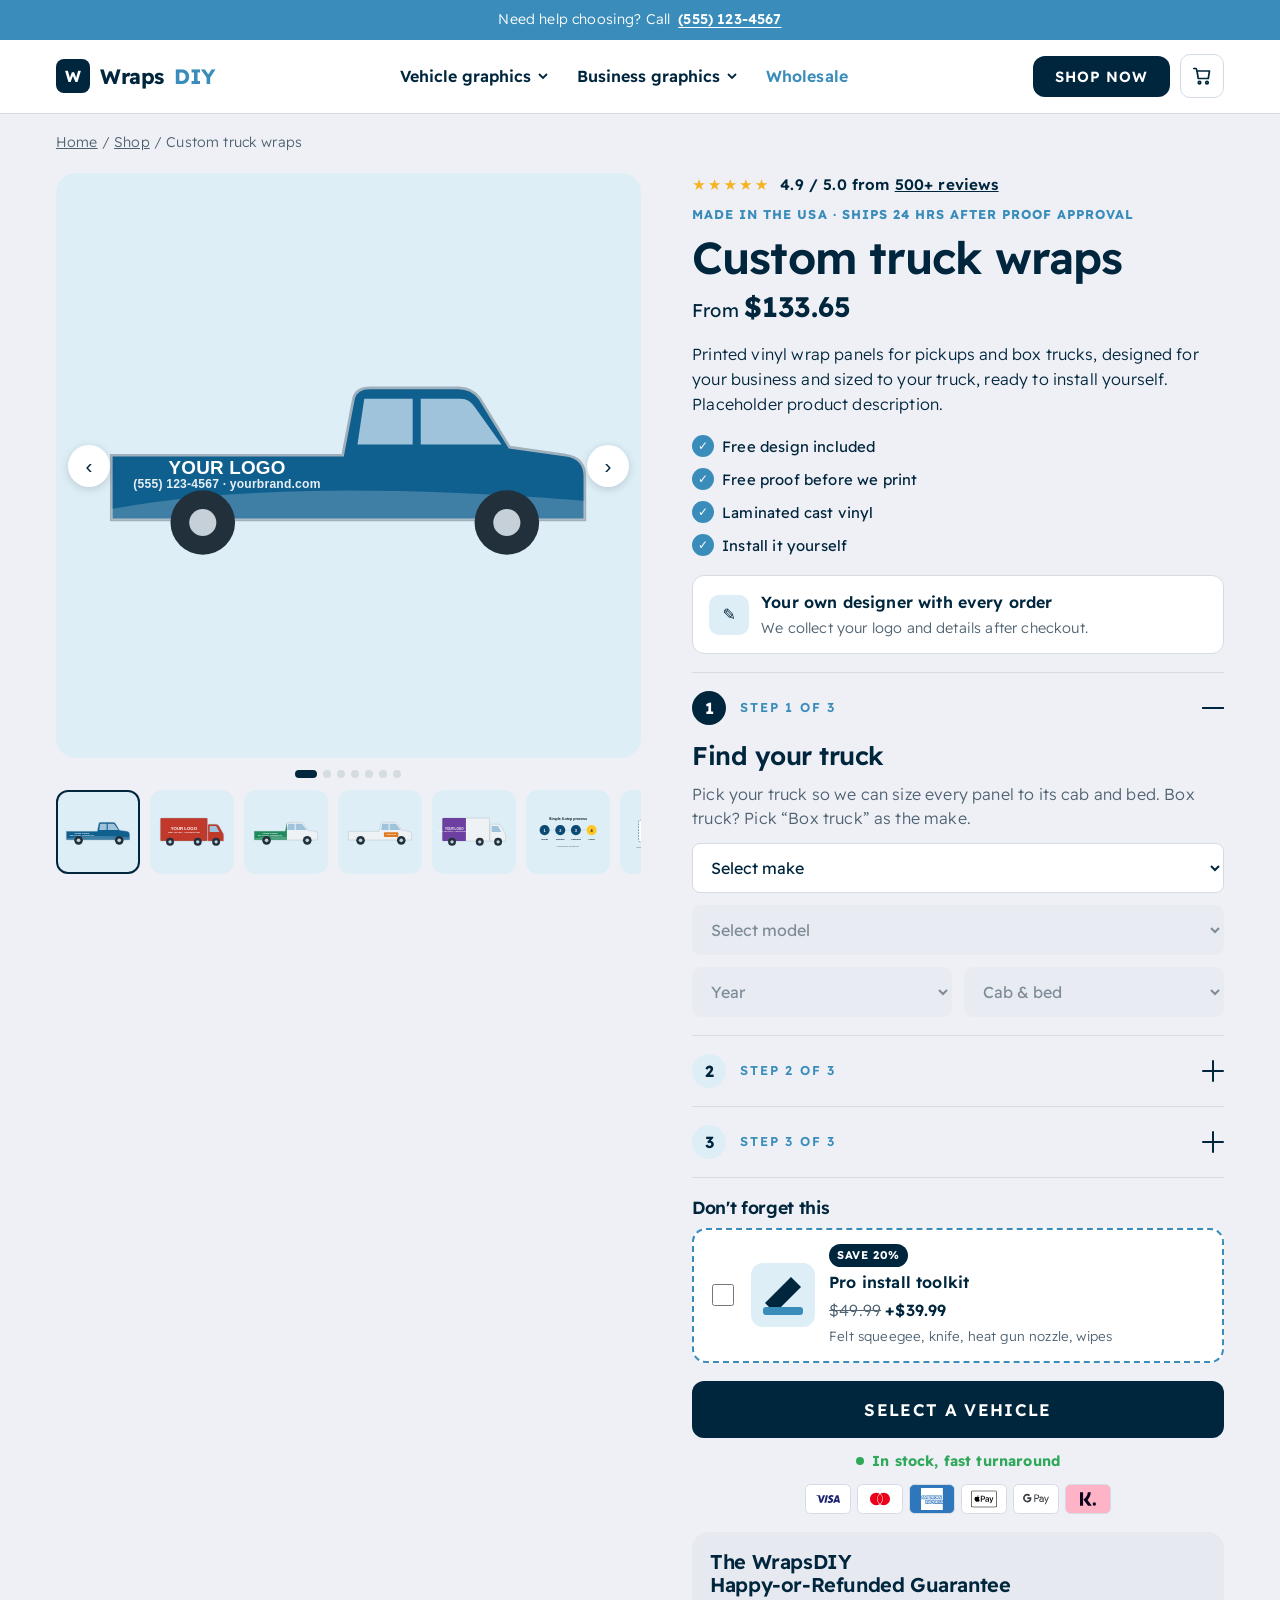
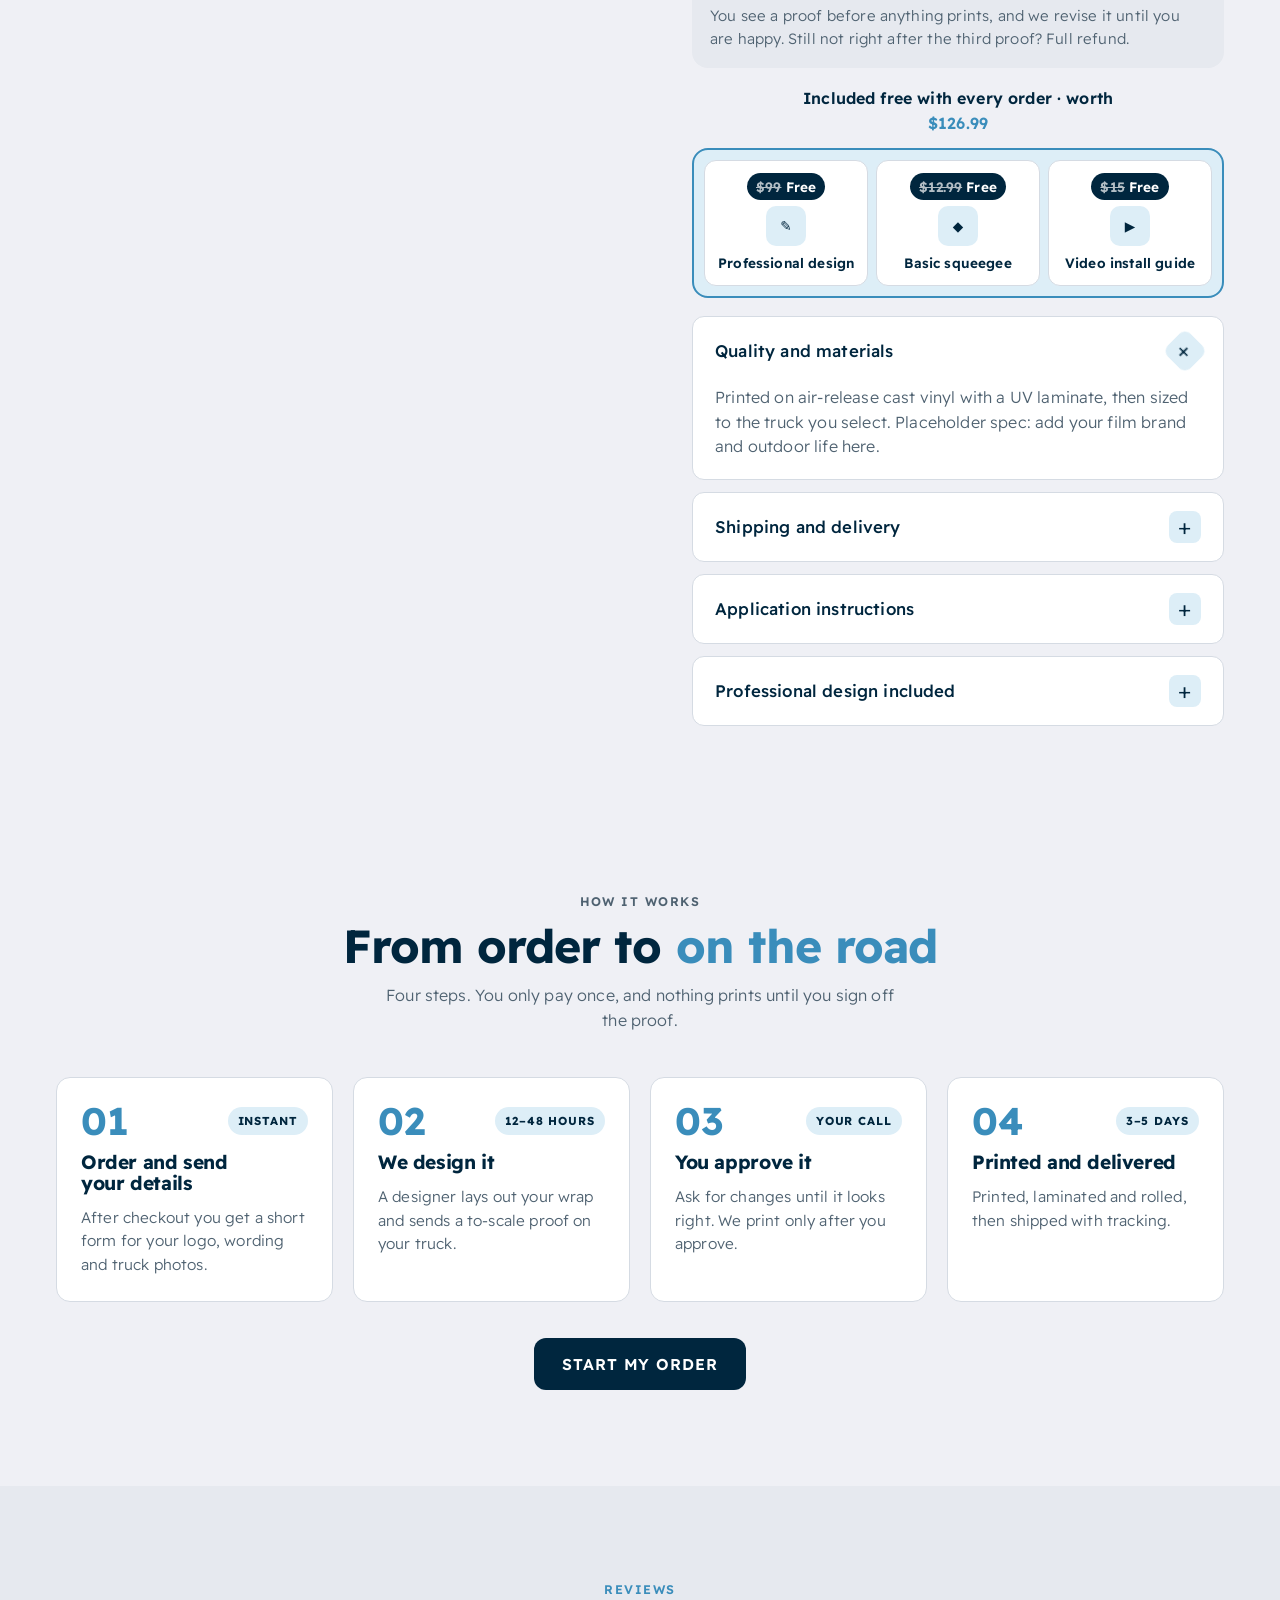
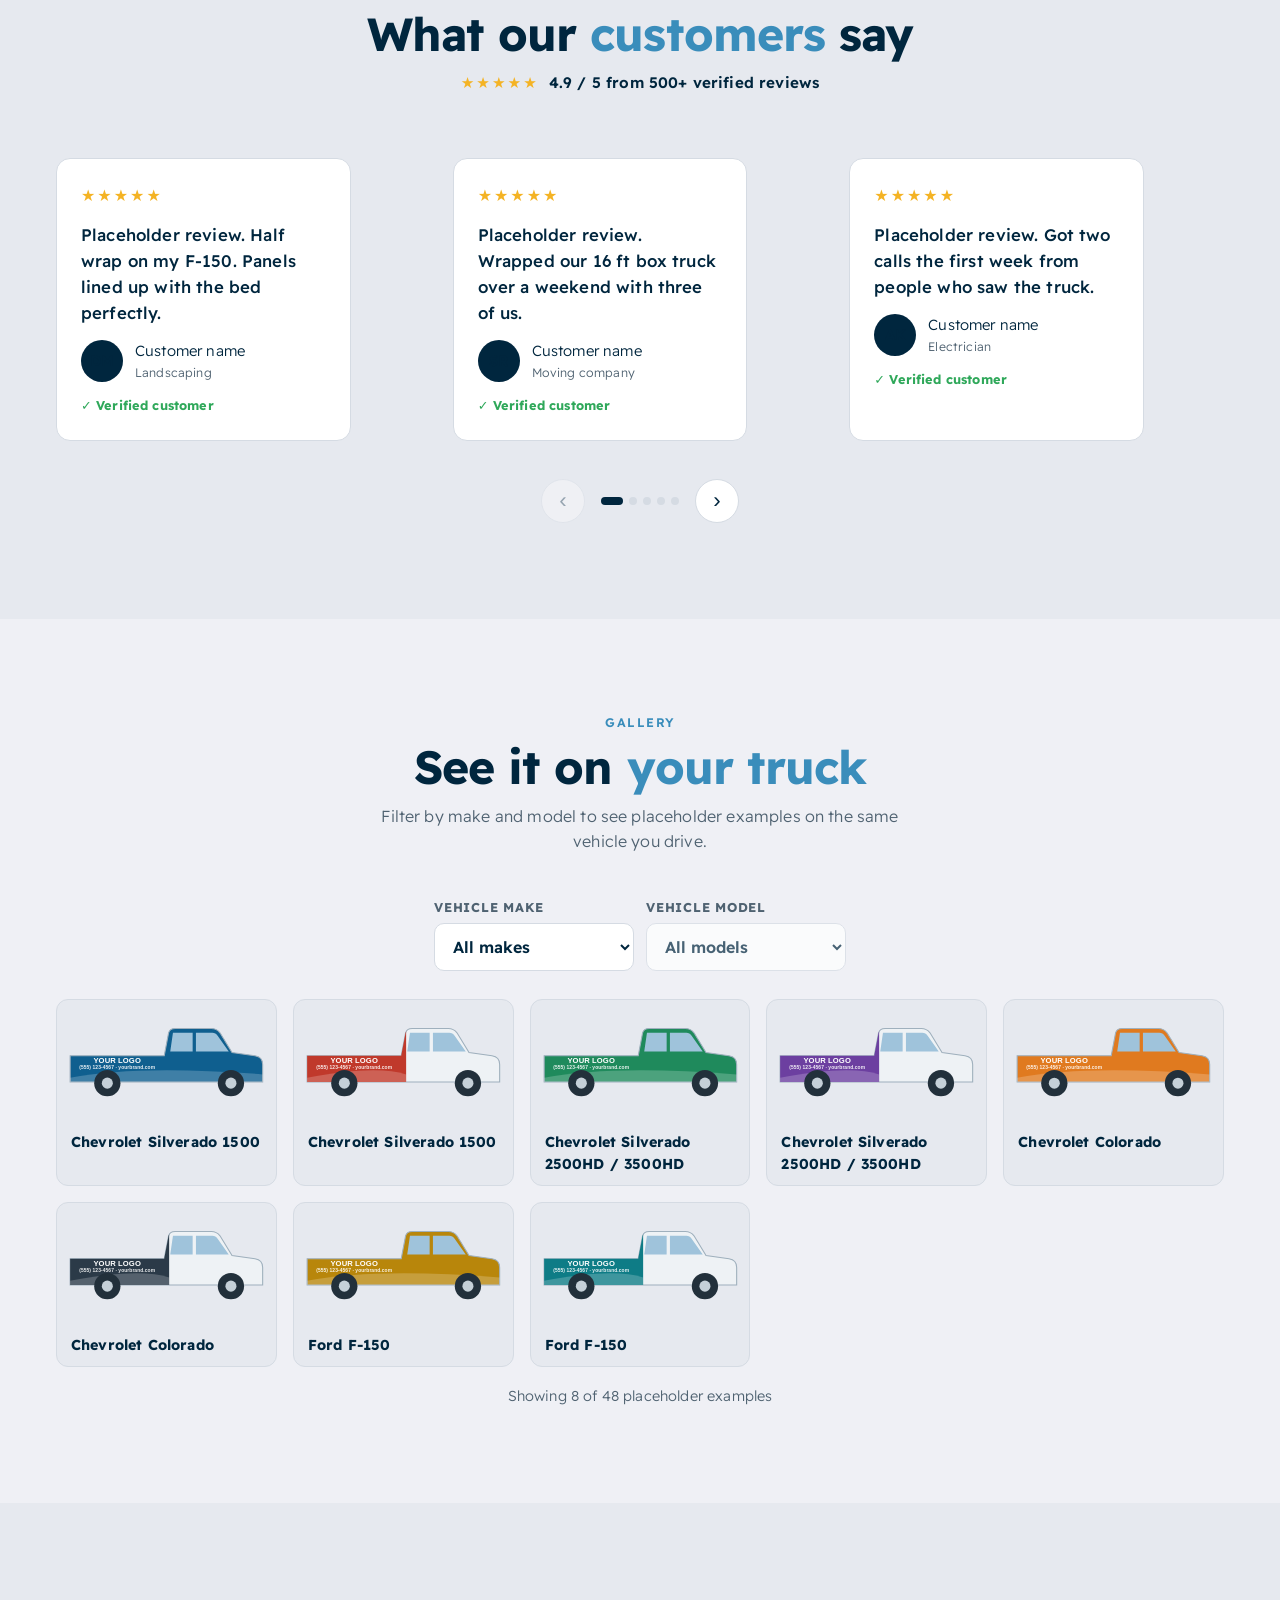
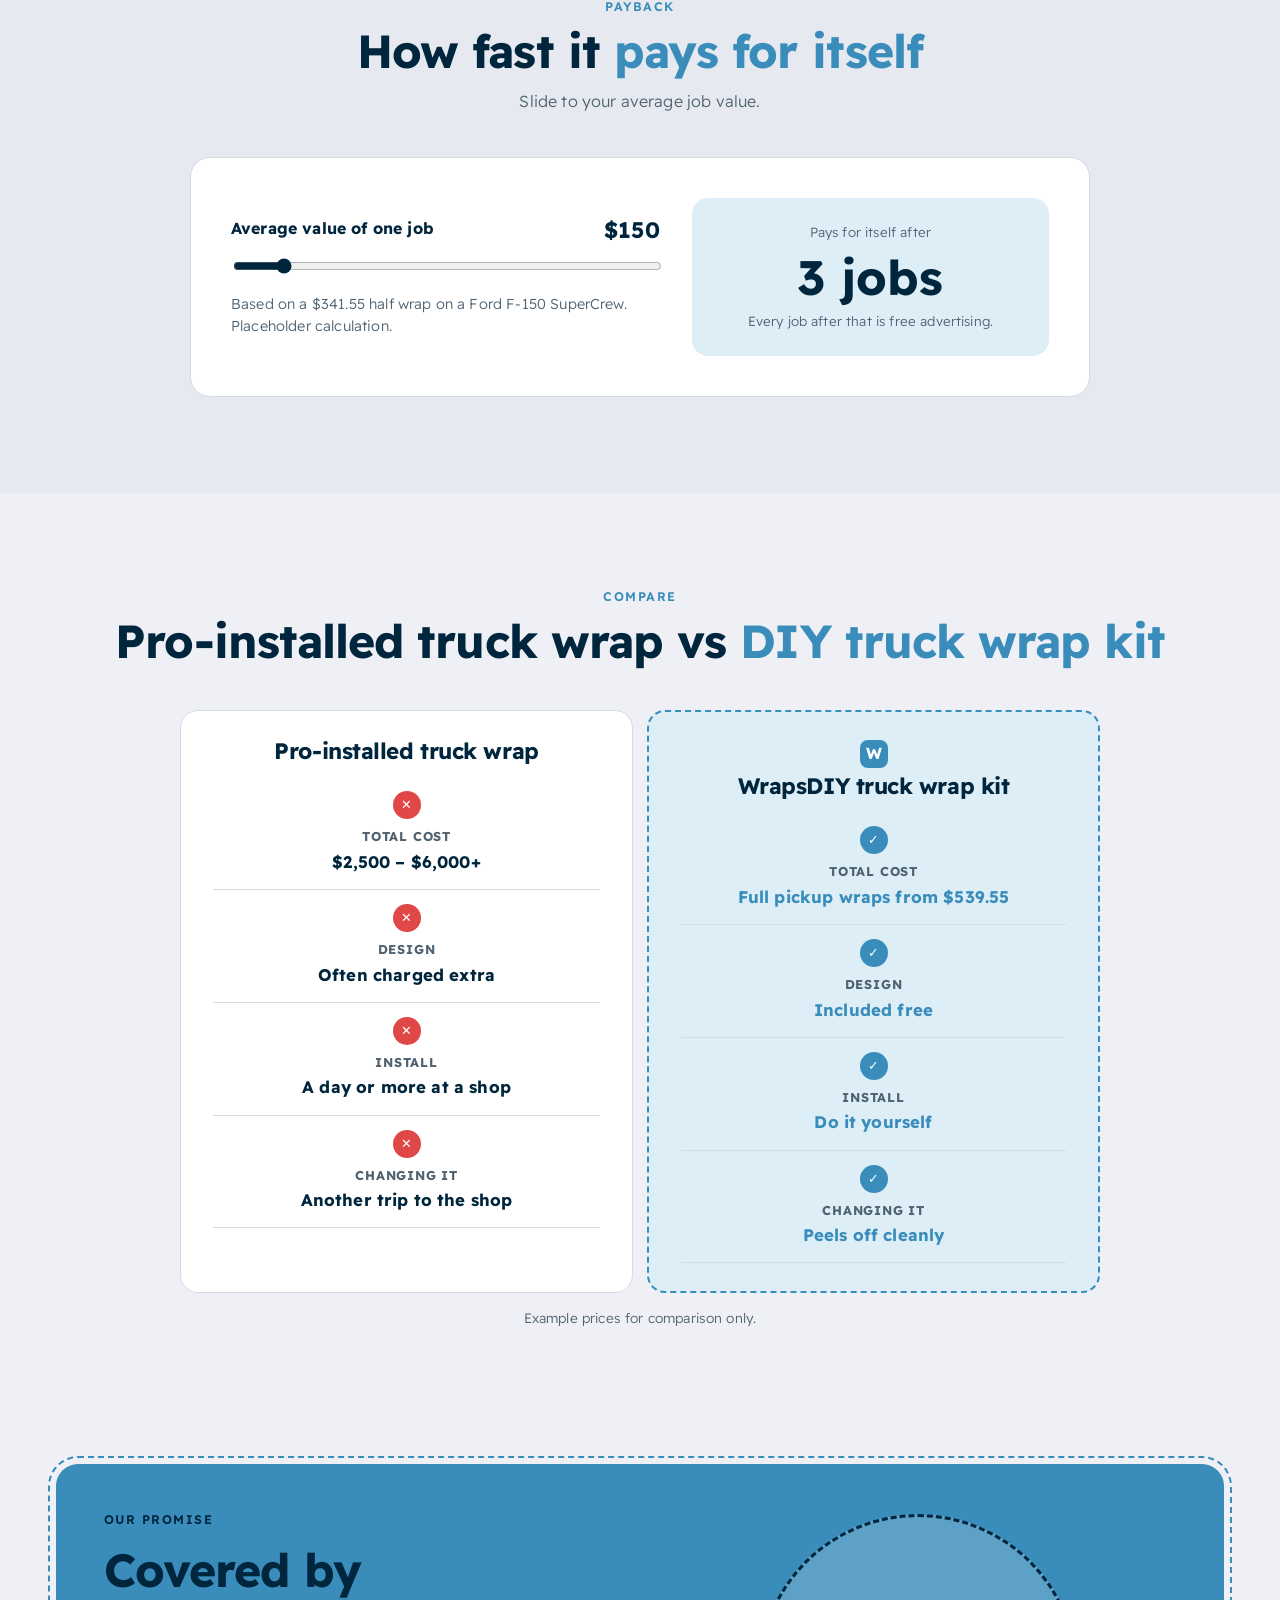
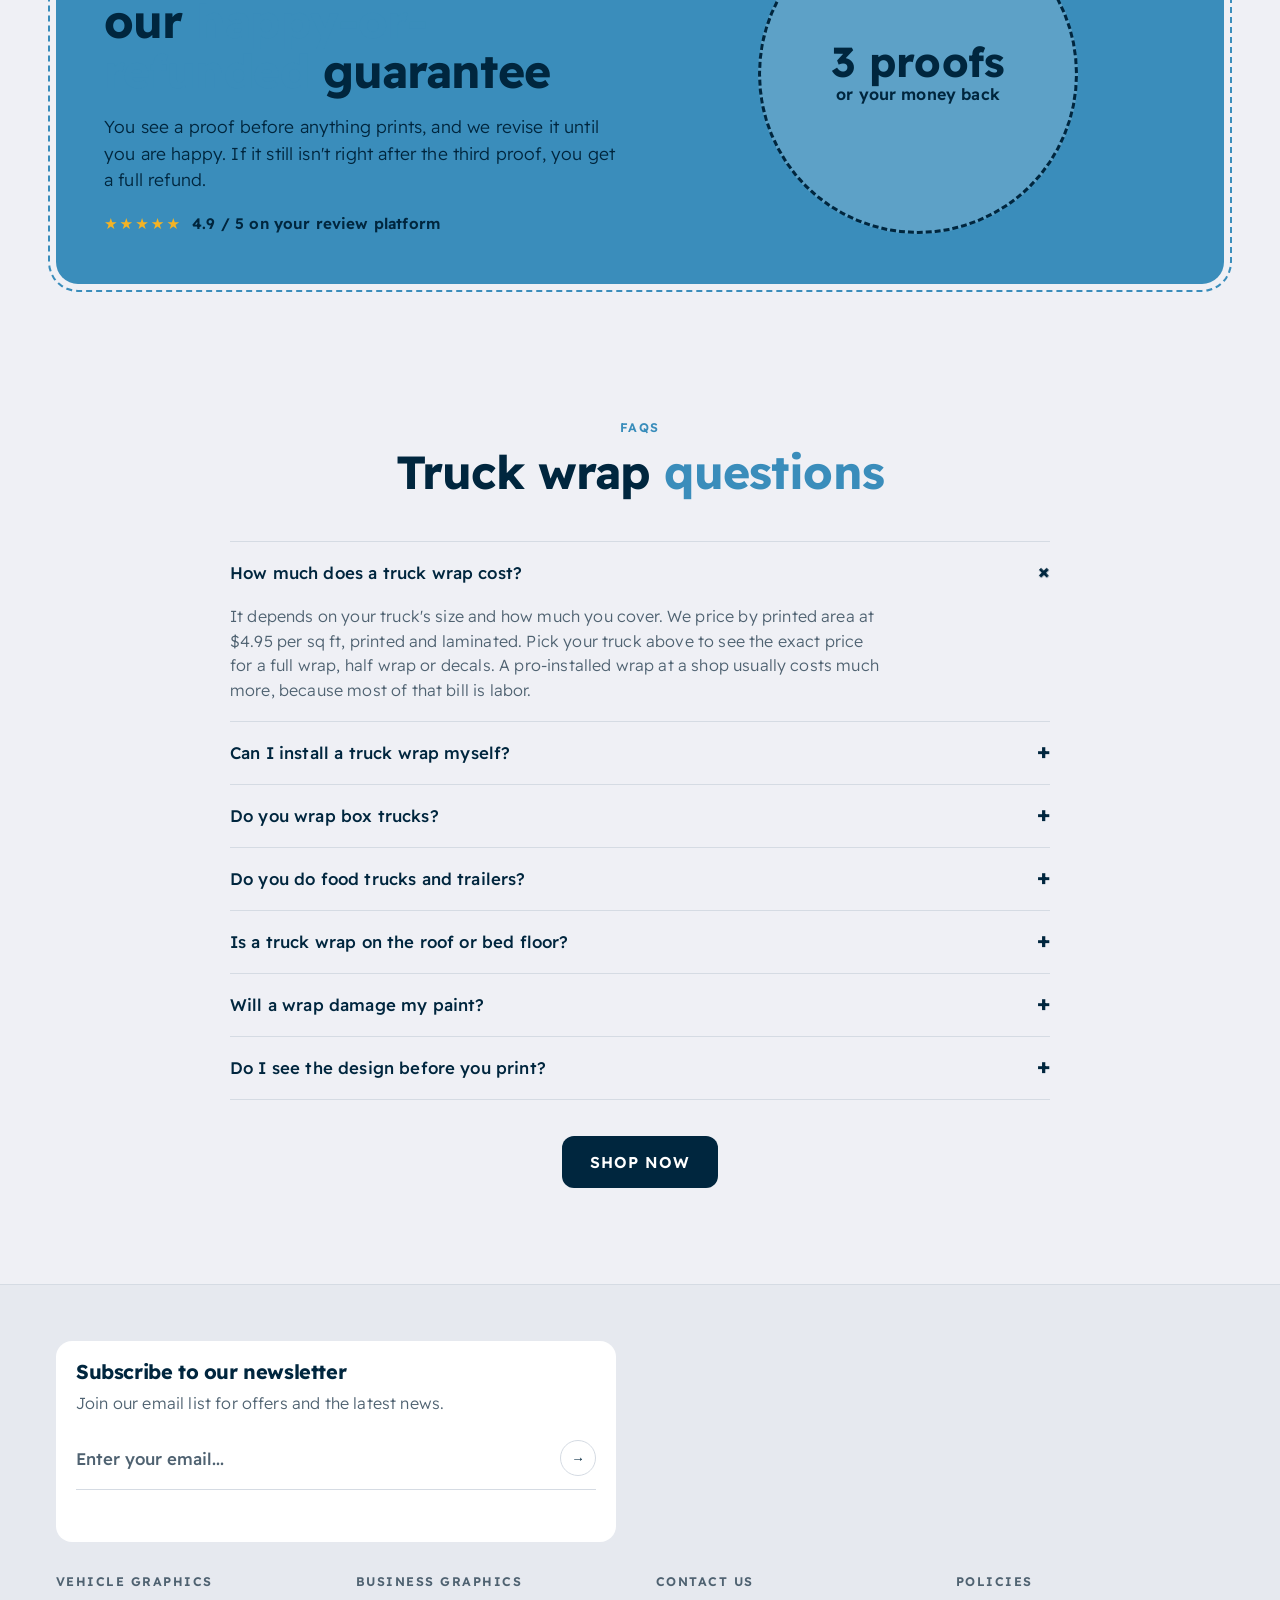
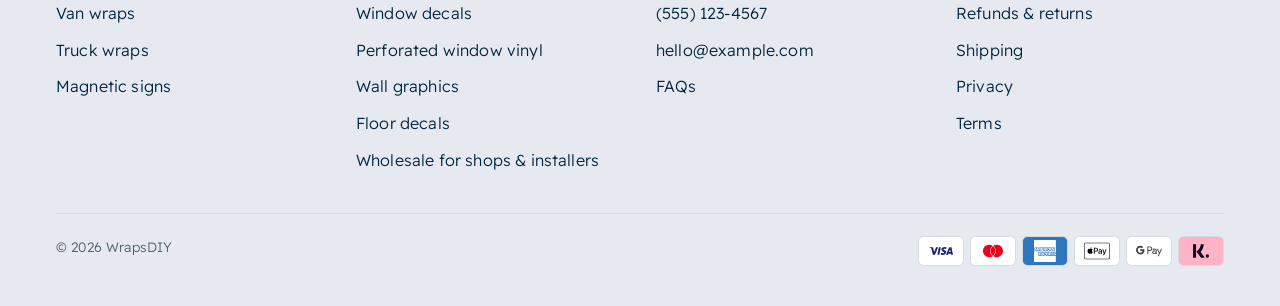
<file: products/truck-wraps/index.html>
<!doctype html>
<html lang="en">
<head>
<meta charset="utf-8">
<meta name="viewport" content="width=device-width, initial-scale=1, viewport-fit=cover">
<title>Custom Truck Wraps from $133.65 | DIY Pickup &amp; Box Truck Wraps | WrapsDIY</title>
<link rel="canonical" href="https://wrapsdiy.com/products/truck-wraps/">
<meta name="description" content="Pick your truck, choose a full wrap, half wrap or decals, and pick WrapsDIY, Avery or 3M film. $4.95 per sq ft, free design, ships 24 hours after proof approval.">
<meta property="og:type" content="website">
<meta property="og:site_name" content="WrapsDIY">
<meta property="og:title" content="Custom Truck Wraps from $133.65 | DIY Pickup &amp; Box Truck Wraps | WrapsDIY">
<meta property="og:url" content="https://wrapsdiy.com/products/truck-wraps/">
<meta property="og:description" content="Pick your truck, choose a full wrap, half wrap or decals, and pick WrapsDIY, Avery or 3M film. $4.95 per sq ft, free design, ships 24 hours after proof approval.">
<meta name="twitter:card" content="summary_large_image">
<link rel="preconnect" href="https://fonts.googleapis.com">
<link rel="preconnect" href="https://fonts.gstatic.com" crossorigin>
<link rel="stylesheet" href="https://fonts.googleapis.com/css2?family=Readex+Pro:wght@300;400;500;600;700&display=swap">
<link rel="stylesheet" href="../../assets/styles.css">
<script type="application/ld+json">
{
 "@context": "https://schema.org",
 "@type": "Product",
 "name": "Custom Truck Wrap",
 "brand": {
  "@type": "Brand",
  "name": "WrapsDIY"
 },
 "description": "Custom printed, laminated vinyl truck wrap kits for pickups and box trucks. Full wraps, half wraps and decals priced at $4.95 per sq ft for DIY install.",
 "offers": {
  "@type": "AggregateOffer",
  "priceCurrency": "USD",
  "lowPrice": "133.65",
  "highPrice": "3223.69",
  "availability": "https://schema.org/InStock"
 }
}
</script>
<script type="application/ld+json">
{
 "@context": "https://schema.org",
 "@type": "BreadcrumbList",
 "itemListElement": [
  {
   "@type": "ListItem",
   "position": 1,
   "name": "Home",
   "item": "https://wrapsdiy.com/"
  },
  {
   "@type": "ListItem",
   "position": 2,
   "name": "Custom Truck Wrap",
   "item": "https://wrapsdiy.com/products/truck-wraps/"
  }
 ]
}
</script>
<script type="application/ld+json">
{
 "@context": "https://schema.org",
 "@type": "FAQPage",
 "mainEntity": [
  {
   "@type": "Question",
   "name": "How much does a truck wrap cost?",
   "acceptedAnswer": {
    "@type": "Answer",
    "text": "It depends on your truck's size and how much you cover. We price by printed area at $4.95 per sq ft, printed and laminated. Pick your truck above to see the exact price for a full wrap, half wrap or decals. A pro-installed wrap at a shop usually costs much more, because most of that bill is labor."
   }
  },
  {
   "@type": "Question",
   "name": "Can I install a truck wrap myself?",
   "acceptedAnswer": {
    "@type": "Answer",
    "text": "Yes. Pickup half wraps and decals are a good first DIY job. Box trucks have big flat sides that are easy to lay out, but plan on two or three people. Every panel is labeled and matched to an install map, and the video guide walks you through it. You can also hand the kit to a local installer."
   }
  },
  {
   "@type": "Question",
   "name": "Do you wrap box trucks?",
   "acceptedAnswer": {
    "@type": "Answer",
    "text": "Yes. Pick \"Box truck\" as the make and choose your box length. Box trucks are one of the best wraps there is: big flat sides that work like a billboard. If your box has roll-up doors, vents or ladders, tell us on the design form."
   }
  },
  {
   "@type": "Question",
   "name": "Do you do food trucks and trailers?",
   "acceptedAnswer": {
    "@type": "Answer",
    "text": "Yes. Those are quoted one by one. Send photos and measurements through our contact form or call us."
   }
  },
  {
   "@type": "Question",
   "name": "Is a truck wrap on the roof or bed floor?",
   "acceptedAnswer": {
    "@type": "Answer",
    "text": "No. Prices cover the sides, tailgate or rear door, and hood and front. Roofs and bed floors are not included."
   }
  },
  {
   "@type": "Question",
   "name": "Will a wrap damage my paint?",
   "acceptedAnswer": {
    "@type": "Answer",
    "text": "Cast vinyl peels off cleanly from good factory paint. Avoid installing over rust, chipped paint or a fresh respray, as the vinyl can lift or pull paint when removed."
   }
  },
  {
   "@type": "Question",
   "name": "Do I see the design before you print?",
   "acceptedAnswer": {
    "@type": "Answer",
    "text": "Yes. You get a to-scale proof on your truck. Ask for changes until it looks right. Nothing prints until you approve it."
   }
  }
 ]
}
</script>
</head>
<body>
<div class="util"><div class="wrap">Need help choosing? Call <b>(555) 123-4567</b></div></div>

<header class="nav">
  <div class="wrap">
    <a class="logo" href="../../"><span class="logo-mark">W</span>Wraps<span class="logo-diy">DIY</span></a>
    <ul>
      <li class="dd"><button class="dd-btn" type="button" aria-expanded="false" aria-haspopup="true" onclick="var l=this.parentNode,o=!l.classList.contains('open');document.querySelectorAll('.nav .dd.open').forEach(function(x){x.classList.remove('open');x.firstElementChild.setAttribute('aria-expanded','false')});l.classList.toggle('open',o);this.setAttribute('aria-expanded',String(o))">Vehicle graphics <svg width="12" height="12" viewBox="0 0 12 12" aria-hidden="true"><path d="M2 4l4 4 4-4" fill="none" stroke="currentColor" stroke-width="1.8"/></svg></button>
        <div class="dd-menu"><a href="../../products/custom-van-wrap/"><b>Van wraps</b><small>Full wrap, half wrap or decals</small></a><a href="../../products/truck-wraps/"><b>Truck wraps</b><small>Pickups and box trucks</small></a><a href="../../products/magnetic-signs/"><b>Magnetic signs</b><small>Cars, trucks and vans</small></a></div></li>
      <li class="dd"><button class="dd-btn" type="button" aria-expanded="false" aria-haspopup="true" onclick="var l=this.parentNode,o=!l.classList.contains('open');document.querySelectorAll('.nav .dd.open').forEach(function(x){x.classList.remove('open');x.firstElementChild.setAttribute('aria-expanded','false')});l.classList.toggle('open',o);this.setAttribute('aria-expanded',String(o))">Business graphics <svg width="12" height="12" viewBox="0 0 12 12" aria-hidden="true"><path d="M2 4l4 4 4-4" fill="none" stroke="currentColor" stroke-width="1.8"/></svg></button>
        <div class="dd-menu"><a href="../../products/window-decals/"><b>Window decals</b><small>Logos, hours and window clings</small></a><a href="../../products/perforated-window-vinyl/"><b>Perforated window vinyl</b><small>See out from inside</small></a><a href="../../products/wall-graphics/"><b>Wall graphics</b><small>Logo walls and murals</small></a><a href="../../products/floor-decals/"><b>Floor decals</b><small>Anti-slip logos and arrows</small></a></div></li>
      <li><a href="../../pages/wholesale/" class="nav-ws">Wholesale</a></li>
    </ul>
    <div class="navr">
      <a class="btn desk-cta" href="../../products/custom-van-wrap/">Shop now</a>
      <button class="cartbtn" id="cartBtn" aria-label="Open cart">
        <svg width="20" height="20" viewBox="0 0 24 24" fill="none" stroke="currentColor" stroke-width="2" stroke-linecap="round" stroke-linejoin="round"><path d="M6 6h15l-1.5 9h-12z"/><path d="M6 6 5 3H2"/><circle cx="9" cy="20" r="1.5"/><circle cx="18" cy="20" r="1.5"/></svg>
        <span class="cartcount" id="cartCount" hidden>0</span>
      </button>
      <button class="burger" id="burger" aria-label="Open menu" aria-expanded="false">
        <svg class="ib" width="20" height="20" viewBox="0 0 20 20" fill="none" stroke="currentColor" stroke-width="2"><path d="M2 5h16M2 10h16M2 15h16"/></svg><svg class="ix" width="20" height="20" viewBox="0 0 20 20" fill="none" stroke="currentColor" stroke-width="2"><path d="M4 4l12 12M16 4L4 16"/></svg>
      </button>
    </div>
  </div>
  <nav class="mobile-menu" id="mobileMenu" hidden>
    <div class="wrap">
      <p class="mm-h">Vehicle graphics</p>
      <a class="item" href="../../products/custom-van-wrap/">Van wraps <span>→</span></a>
      <a class="item" href="../../products/truck-wraps/">Truck wraps <span>→</span></a>
      <a class="item" href="../../products/magnetic-signs/">Magnetic signs <span>→</span></a>
      <p class="mm-h">Business graphics</p>
      <a class="item" href="../../products/window-decals/">Window decals <span>→</span></a>
      <a class="item" href="../../products/perforated-window-vinyl/">Perforated window vinyl <span>→</span></a>
      <a class="item" href="../../products/wall-graphics/">Wall graphics <span>→</span></a>
      <a class="item" href="../../products/floor-decals/">Floor decals <span>→</span></a>
      <p class="mm-h">Help</p>
      <a class="item" href="#how">How it works <span>→</span></a>
      <a class="item" href="#reviews">Reviews <span>→</span></a>
      <a class="item" href="#faq">FAQs <span>→</span></a>
      <a class="item mm-ws" href="../../pages/wholesale/">Wholesale <span>Shops &amp; installers</span></a>
    </div>
  </nav>
</header>

<main id="top">
<div id="productView">
  <div class="wrap crumbs"><a href="../../">Home</a> / <a href="../../#products">Shop</a> / Custom truck wraps</div>
  <section class="pd" id="product">
    <div class="wrap">
      <div class="phead">
        <div class="rating"><span class="stars">★★★★★</span> <span><b>4.9</b> / 5.0 from <a href="#reviews">500+ reviews</a></span></div>
        <span class="pmeta">MADE IN THE USA · SHIPS 24 HRS AFTER PROOF APPROVAL</span>
        <h1>Custom truck wraps</h1>
        <div class="pprice">From <b id="fromPrice">$133.65</b></div>
      </div>
      <div class="pgal">
        <div class="pmain">
          <span class="pchip" id="pchip">Example vehicle</span>
          <div id="pslide"></div>
          <button class="parrow prev" id="pprev" aria-label="Previous image">‹</button>
          <button class="parrow next" id="pnext" aria-label="Next image">›</button>
          <span class="pcount" id="pcount">1 / 6</span>
        </div>
        <div class="pdots" id="pdots"></div>
        <div class="thumbs" id="pthumbs"></div>
      </div>

      <div class="pinfo">
        <p>Printed vinyl wrap panels for pickups and box trucks, designed for your business and sized to your truck, ready to install yourself. Placeholder product description.</p>
        <ul class="badges"><li>Free design included</li><li>Free proof before we print</li><li>Laminated cast vinyl</li><li>Install it yourself</li></ul>
        <div class="designer"><span class="ico">✎</span><div><b>Your own designer with every order</b><span class="t">We collect your logo and details after checkout.</span></div></div>

        <div class="builder">
        <div class="bstep" id="step1">
          <button class="bhead" type="button" aria-expanded="true"><span class="bnum">1</span><small>Step 1 of 3</small><span class="plus" aria-hidden="true">+</span></button>
          <div class="bbody">
            <h2>Find your truck</h2>
            <p>Pick your truck so we can size every panel to its cab and bed. Box truck? Pick “Box truck” as the make.</p>
            <div class="vsel">
              <select id="pmake" aria-label="Vehicle make"></select>
              <select id="pmodel" aria-label="Vehicle model" disabled></select>
              <select id="pyear" aria-label="Vehicle year" disabled></select>
              <select id="pwb" aria-label="Cab and bed" disabled></select>
            </div>
          </div>
        </div>

        <div class="bstep" id="step2">
          <button class="bhead" type="button" aria-expanded="false"><span class="bnum">2</span><small>Step 2 of 3</small><span class="plus" aria-hidden="true">+</span></button>
          <div class="bbody" hidden>
            <h2>Choose your coverage</h2>
            <p>Priced at $4.95 per sq ft of printed vinyl. Roof and bed floor not included.</p>
            <p class="hint" id="sideHint">Select your truck first to see the available coverage.</p>
            <div class="sides" id="sides" role="radiogroup" aria-label="Choose your coverage" hidden></div>
          </div>
        </div>

        <div class="bstep" id="step3">
          <button class="bhead" type="button" aria-expanded="false"><span class="bnum">3</span><small>Step 3 of 3</small><span class="plus" aria-hidden="true">+</span></button>
          <div class="bbody" hidden>
            <h2>Choose your material</h2>
            <p>All three are printed and laminated the same way. The film brand is the difference.</p>
            <div class="sides mats" id="mats" role="radiogroup" aria-label="Choose your material"></div>
          </div>
        </div>
        </div>

        <div class="addon">
          <h3>Don't forget this</h3>
          <label class="upsell" for="bonnet">
            <input type="checkbox" id="bonnet">
            <svg viewBox="0 0 64 64" aria-hidden="true"><rect width="64" height="64" rx="12" fill="#ddeef7"/><path d="M14 40 L40 14 L50 24 L24 50 Z" fill="#00263e"/><rect x="12" y="44" width="40" height="8" rx="3" fill="#3a8dbb"/></svg>
            <span class="ub"><span class="save">Save 20%</span><b>Pro install toolkit</b><span><s>$49.99</s> <b>+$39.99</b></span><small>Felt squeegee, knife, heat gun nozzle, wipes</small></span>
          </label>
        </div>

        <div class="atc">
          <button class="btn" id="atcBtn" disabled>Select a vehicle</button>
          <span class="stock">In stock, fast turnaround</span>
          <div class="pay" aria-label="Payment methods we accept"><svg class="pm" viewBox="0 0 46 30" role="img" aria-label="Visa"><title>Visa</title><rect x=".5" y=".5" width="45" height="29" rx="5" fill="#ffffff" stroke="#d5dbe3"/><path transform="translate(11.0 3.0) scale(1.000)" fill="#1A1F71" d="M9.112 8.262L5.97 15.758H3.92L2.374 9.775c-.094-.368-.175-.503-.461-.658C1.447 8.864.677 8.627 0 8.479l.046-.217h3.3a.904.904 0 01.894.764l.817 4.338 2.018-5.102zm8.033 5.049c.008-1.979-2.736-2.088-2.717-2.972.006-.269.262-.555.822-.628a3.66 3.66 0 011.913.336l.34-1.59a5.207 5.207 0 00-1.814-.333c-1.917 0-3.266 1.02-3.278 2.479-.012 1.079.963 1.68 1.698 2.04.756.367 1.01.603 1.006.931-.005.504-.602.725-1.16.734-.975.015-1.54-.263-1.992-.473l-.351 1.642c.453.208 1.289.39 2.156.398 2.037 0 3.37-1.006 3.377-2.564m5.061 2.447H24l-1.565-7.496h-1.656a.883.883 0 00-.826.55l-2.909 6.946h2.036l.405-1.12h2.488zm-2.163-2.656l1.02-2.815.588 2.815zm-8.16-4.84l-1.603 7.496H8.34l1.605-7.496z"/></svg><svg class="pm" viewBox="0 0 46 30" role="img" aria-label="Mastercard"><title>Mastercard</title><rect x=".5" y=".5" width="45" height="29" rx="5" fill="#ffffff" stroke="#d5dbe3"/><path transform="translate(13.0 5.0) scale(0.833)" fill="#EB001B" d="M11.343 18.031c.058.049.12.098.181.146-1.177.783-2.59 1.238-4.107 1.238C3.32 19.416 0 16.096 0 12c0-4.095 3.32-7.416 7.416-7.416 1.518 0 2.931.456 4.105 1.238-.06.051-.12.098-.165.15C9.6 7.489 8.595 9.688 8.595 12c0 2.311 1.001 4.51 2.748 6.031zm5.241-13.447c-1.52 0-2.931.456-4.105 1.238.06.051.12.098.165.15C14.4 7.489 15.405 9.688 15.405 12c0 2.31-1.001 4.507-2.748 6.031-.058.049-.12.098-.181.146 1.177.783 2.588 1.238 4.107 1.238C20.68 19.416 24 16.096 24 12c0-4.094-3.32-7.416-7.416-7.416zM12 6.174c-.096.075-.189.15-.28.231C10.156 7.764 9.169 9.765 9.169 12c0 2.236.987 4.236 2.551 5.595.09.08.185.158.28.232.096-.074.189-.152.28-.232 1.563-1.359 2.551-3.359 2.551-5.595 0-2.235-.987-4.236-2.551-5.595-.09-.08-.184-.156-.28-.231z"/></svg><svg class="pm" viewBox="0 0 46 30" role="img" aria-label="American Express"><title>American Express</title><rect x=".5" y=".5" width="45" height="29" rx="5" fill="#2E77BC" stroke="#d5dbe3"/><path transform="translate(12.0 4.0) scale(0.917)" fill="#ffffff" d="M16.015 14.378c0-.32-.135-.496-.344-.622-.21-.12-.464-.135-.81-.135h-1.543v2.82h.675v-1.027h.72c.24 0 .39.024.478.125.12.13.104.38.104.55v.35h.66v-.555c-.002-.25-.017-.376-.108-.516-.06-.08-.18-.18-.33-.234l.02-.008c.18-.072.48-.297.48-.747zm-.87.407l-.028-.002c-.09.053-.195.058-.33.058h-.81v-.63h.824c.12 0 .24 0 .33.05.098.048.156.147.15.255 0 .12-.045.215-.134.27zM20.297 15.837H19v.6h1.304c.676 0 1.05-.278 1.05-.884 0-.28-.066-.448-.187-.582-.153-.133-.392-.193-.73-.207l-.376-.015c-.104 0-.18 0-.255-.03-.09-.03-.15-.105-.15-.21 0-.09.017-.166.09-.21.083-.046.177-.066.272-.06h1.23v-.602h-1.35c-.704 0-.958.437-.958.84 0 .9.776.855 1.407.87.104 0 .18.015.225.06.046.03.082.106.082.18 0 .077-.035.15-.08.18-.06.053-.15.07-.277.07zM0 0v10.096L.81 8.22h1.75l.225.464V8.22h2.043l.45 1.02.437-1.013h6.502c.295 0 .56.057.756.236v-.23h1.787v.23c.307-.17.686-.23 1.12-.23h2.606l.24.466v-.466h1.918l.254.465v-.466h1.858v3.948H20.87l-.36-.6v.585h-2.353l-.256-.63h-.583l-.27.614h-1.213c-.48 0-.84-.104-1.08-.24v.24h-2.89v-.884c0-.12-.03-.12-.105-.135h-.105v1.036H6.067v-.48l-.21.48H4.69l-.202-.48v.465H2.235l-.256-.624H1.4l-.256.624H0V24h23.786v-7.108c-.27.135-.613.18-.973.18H21.09v-.255c-.21.165-.57.255-.914.255H14.71v-.9c0-.12-.018-.12-.12-.12h-.075v1.022h-1.8v-1.066c-.298.136-.643.15-.928.136h-.214v.915h-2.18l-.54-.617-.57.6H4.742v-3.93h3.61l.518.602.554-.6h2.412c.28 0 .74.03.942.225v-.24h2.177c.202 0 .644.045.903.225v-.24h3.265v.24c.163-.164.508-.24.803-.24h1.89v.24c.194-.15.464-.24.84-.24h1.176V0H0zM21.156 14.955c.004.005.006.012.01.016.01.01.024.01.032.02l-.042-.035zM23.828 13.082h.065v.555h-.065zM23.865 15.03v-.005c-.03-.025-.046-.048-.075-.07-.15-.153-.39-.215-.764-.225l-.36-.012c-.12 0-.194-.007-.27-.03-.09-.03-.15-.105-.15-.21 0-.09.03-.16.09-.204.076-.045.15-.05.27-.05h1.223v-.588h-1.283c-.69 0-.96.437-.96.84 0 .9.78.855 1.41.87.104 0 .18.015.224.06.046.03.076.106.076.18 0 .07-.034.138-.09.18-.045.056-.136.07-.27.07h-1.288v.605h1.287c.42 0 .734-.118.9-.36h.03c.09-.134.135-.3.135-.523 0-.24-.045-.39-.135-.526zM18.597 14.208v-.583h-2.235V16.458h2.235v-.585h-1.57v-.57h1.533v-.584h-1.532v-.51M13.51 8.787h.685V11.6h-.684zM13.126 9.543l-.007.006c0-.314-.13-.5-.34-.624-.217-.125-.47-.135-.81-.135H10.43v2.82h.674v-1.034h.72c.24 0 .39.03.487.12.122.136.107.378.107.548v.354h.677v-.553c0-.25-.016-.375-.11-.516-.09-.107-.202-.19-.33-.237.172-.07.472-.3.472-.75zm-.855.396h-.015c-.09.054-.195.056-.33.056H11.1v-.623h.825c.12 0 .24.004.33.05.09.04.15.128.15.25s-.047.22-.134.266zM15.92 9.373h.632v-.6h-.644c-.464 0-.804.105-1.02.33-.286.3-.362.69-.362 1.11 0 .512.123.833.36 1.074.232.238.645.31.97.31h.78l.255-.627h1.39l.262.627h1.36v-2.11l1.272 2.11h.95l.002.002V8.786h-.684v1.963l-1.18-1.96h-1.02V11.4L18.11 8.744h-1.004l-.943 2.22h-.3c-.177 0-.362-.03-.468-.134-.125-.15-.186-.36-.186-.662 0-.285.08-.51.194-.63.133-.135.272-.165.516-.165zm1.668-.108l.464 1.118v.002h-.93l.466-1.12zM2.38 10.97l.254.628H4V9.393l.972 2.205h.584l.973-2.202.015 2.202h.69v-2.81H6.118l-.807 1.904-.876-1.905H3.343v2.663L2.205 8.787h-.997L.01 11.597h.72l.26-.626h1.39zm-.688-1.705l.46 1.118-.003.002h-.915l.457-1.12zM11.856 13.62H9.714l-.85.923-.825-.922H5.346v2.82H8l.855-.932.824.93h1.302v-.94h.838c.6 0 1.17-.164 1.17-.945l-.006-.003c0-.78-.598-.93-1.128-.93zM7.67 15.853l-.014-.002H6.02v-.557h1.47v-.574H6.02v-.51H7.7l.733.82-.764.824zm2.642.33l-1.03-1.147 1.03-1.108v2.253zm1.553-1.258h-.885v-.717h.885c.24 0 .42.098.42.344 0 .243-.15.372-.42.372zM9.967 9.373v-.586H7.73V11.6h2.237v-.58H8.4v-.564h1.527V9.88H8.4v-.507"/></svg><svg class="pm" viewBox="0 0 46 30" role="img" aria-label="Apple Pay"><title>Apple Pay</title><rect x=".5" y=".5" width="45" height="29" rx="5" fill="#ffffff" stroke="#d5dbe3"/><path transform="translate(10.0 2.0) scale(1.083)" fill="#000000" d="M2.15 4.318a42.16 42.16 0 0 0-.454.003c-.15.005-.303.013-.452.04a1.44 1.44 0 0 0-1.06.772c-.07.138-.114.278-.14.43-.028.148-.037.3-.04.45A10.2 10.2 0 0 0 0 6.222v11.557c0 .07.002.138.003.207.004.15.013.303.04.452.027.15.072.291.142.429a1.436 1.436 0 0 0 .63.63c.138.07.278.115.43.142.148.027.3.036.45.04l.208.003h20.194l.207-.003c.15-.004.303-.013.452-.04.15-.027.291-.071.428-.141a1.432 1.432 0 0 0 .631-.631c.07-.138.115-.278.141-.43.027-.148.036-.3.04-.45.002-.07.003-.138.003-.208l.001-.246V6.221c0-.07-.002-.138-.004-.207a2.995 2.995 0 0 0-.04-.452 1.446 1.446 0 0 0-1.2-1.201 3.022 3.022 0 0 0-.452-.04 10.448 10.448 0 0 0-.453-.003zm0 .512h19.942c.066 0 .131.002.197.003.115.004.25.01.375.032.109.02.2.05.287.094a.927.927 0 0 1 .407.407.997.997 0 0 1 .094.288c.022.123.028.258.031.374.002.065.003.13.003.197v11.552c0 .065 0 .13-.003.196-.003.115-.009.25-.032.375a.927.927 0 0 1-.5.693 1.002 1.002 0 0 1-.286.094 2.598 2.598 0 0 1-.373.032l-.2.003H1.906c-.066 0-.133-.002-.196-.003a2.61 2.61 0 0 1-.375-.032c-.109-.02-.2-.05-.288-.094a.918.918 0 0 1-.406-.407 1.006 1.006 0 0 1-.094-.288 2.531 2.531 0 0 1-.032-.373 9.588 9.588 0 0 1-.002-.197V6.224c0-.065 0-.131.002-.197.004-.114.01-.248.032-.375.02-.108.05-.199.094-.287a.925.925 0 0 1 .407-.406 1.03 1.03 0 0 1 .287-.094c.125-.022.26-.029.375-.032.065-.002.131-.002.196-.003zm4.71 3.7c-.3.016-.668.199-.88.456-.191.22-.36.58-.316.918.338.03.675-.169.888-.418.205-.258.345-.603.308-.955zm2.207.42v5.493h.852v-1.877h1.18c1.078 0 1.835-.739 1.835-1.812 0-1.07-.742-1.805-1.808-1.805zm.852.719h.982c.739 0 1.161.396 1.161 1.089 0 .692-.422 1.092-1.164 1.092h-.979zm-3.154.3c-.45.01-.83.28-1.05.28-.235 0-.593-.264-.981-.257a1.446 1.446 0 0 0-1.23.747c-.527.908-.139 2.255.374 2.995.249.366.549.769.944.754.373-.014.52-.242.973-.242.454 0 .586.242.98.235.41-.007.667-.366.915-.733.286-.417.403-.82.41-.841-.007-.008-.79-.308-.797-1.209-.008-.754.615-1.113.644-1.135-.352-.52-.9-.578-1.09-.593a1.123 1.123 0 0 0-.092-.002zm8.204.397c-.99 0-1.606.533-1.652 1.256h.777c.072-.358.369-.586.845-.586.502 0 .803.266.803.711v.309l-1.097.064c-.951.054-1.488.484-1.488 1.184 0 .72.548 1.207 1.332 1.207.526 0 1.032-.281 1.264-.727h.019v.659h.788v-2.76c0-.803-.62-1.317-1.591-1.317zm1.94.072l1.446 4.009c0 .003-.073.24-.073.247-.125.41-.33.571-.711.571-.069 0-.206 0-.267-.015v.666c.06.011.267.019.335.019.83 0 1.226-.312 1.568-1.283l1.5-4.214h-.868l-1.012 3.259h-.015l-1.013-3.26zm-1.167 2.189v.316c0 .521-.45.917-1.024.917-.442 0-.731-.228-.731-.579 0-.342.278-.56.769-.593z"/></svg><svg class="pm" viewBox="0 0 46 30" role="img" aria-label="Google Pay"><title>Google Pay</title><rect x=".5" y=".5" width="45" height="29" rx="5" fill="#ffffff" stroke="#d5dbe3"/><path transform="translate(10.0 2.0) scale(1.083)" fill="#3C4043" d="M3.963 7.235A3.963 3.963 0 00.422 9.419a3.963 3.963 0 000 3.559 3.963 3.963 0 003.541 2.184c1.07 0 1.97-.352 2.627-.957.748-.69 1.18-1.71 1.18-2.916a4.722 4.722 0 00-.07-.806H3.964v1.526h2.14a1.835 1.835 0 01-.79 1.205c-.356.241-.814.379-1.35.379-1.034 0-1.911-.697-2.225-1.636a2.375 2.375 0 010-1.517c.314-.94 1.191-1.636 2.225-1.636a2.152 2.152 0 011.52.594l1.132-1.13a3.808 3.808 0 00-2.652-1.033zm6.501.55v6.9h.886V11.89h1.465c.603 0 1.11-.196 1.522-.588a1.911 1.911 0 00.635-1.464 1.92 1.92 0 00-.635-1.456 2.125 2.125 0 00-1.522-.598zm2.427.85a1.156 1.156 0 01.823.365 1.176 1.176 0 010 1.686 1.171 1.171 0 01-.877.357H11.35V8.635h1.487a1.156 1.156 0 01.054 0zm4.124 1.175c-.842 0-1.477.308-1.907.925l.781.491c.288-.417.68-.626 1.175-.626a1.255 1.255 0 01.856.323 1.009 1.009 0 01.366.785v.202c-.34-.193-.774-.289-1.3-.289-.617 0-1.11.145-1.479.434-.37.288-.554.677-.554 1.165a1.476 1.476 0 00.525 1.156c.35.308.785.463 1.305.463.61 0 1.098-.27 1.465-.81h.038v.655h.848v-2.909c0-.61-.19-1.09-.568-1.44-.38-.35-.896-.525-1.551-.525zm2.263.154l1.946 4.422-1.098 2.38h.915L24 9.963h-.965l-1.368 3.391h-.02l-1.406-3.39zm-2.146 2.368c.494 0 .88.11 1.156.33 0 .372-.147.696-.44.973a1.413 1.413 0 01-.997.414 1.081 1.081 0 01-.69-.232.708.708 0 01-.293-.578c0-.257.12-.47.363-.647.24-.173.54-.26.9-.26Z"/></svg><svg class="pm" viewBox="0 0 46 30" role="img" aria-label="Klarna"><title>Klarna</title><rect x=".5" y=".5" width="45" height="29" rx="5" fill="#FFB3C7" stroke="#d5dbe3"/><path transform="translate(15.0 7.0) scale(0.667)" fill="#0B051D" d="M4.592 2v20H0V2h4.592zm11.46 0c0 4.194-1.583 8.105-4.415 11.068l-.278.283L17.702 22h-5.668l-6.893-9.4 1.779-1.332c2.858-2.14 4.535-5.378 4.637-8.924L11.562 2h4.49zM21.5 17a2.5 2.5 0 110 5 2.5 2.5 0 010-5z"/></svg></div>
        </div>

        <div class="gbox">
          <h3>The WrapsDIY<br>Happy-or-Refunded Guarantee</h3>
          <p>You see a proof before anything prints, and we revise it until you are happy. Still not right after the third proof? Full refund.</p>
        </div>

        <div class="stack">
          <p class="stack-h">Included free with every order · worth <b>$126.99</b></p>
          <div class="stack-g"><div><span class="sp"><s>$99</s> Free</span><span class="ico">✎</span><span>Professional design</span></div><div><span class="sp"><s>$12.99</s> Free</span><span class="ico">◆</span><span>Basic squeegee</span></div><div><span class="sp"><s>$15</s> Free</span><span class="ico">▶</span><span>Video install guide</span></div></div>
        </div>

        <div class="faq">
          <details open><summary>Quality and materials</summary><div class="ans">Printed on air-release cast vinyl with a UV laminate, then sized to the truck you select. Placeholder spec: add your film brand and outdoor life here.</div></details>
          <details><summary>Shipping and delivery</summary><div class="ans">After checkout we send a form for your logo and details. Your proof arrives within 2 business days. Your wrap ships within 24 hours of approving your proof, rolled and tracked. Most orders arrive 3–5 business days later.</div></details>
          <details><summary>Application instructions</summary><div class="ans"><ol><li>Wash the truck and wipe each panel with the alcohol wipes.</li><li>Tape the panel in place using the labels as a guide.</li><li>Peel the backing and squeegee from the center out.</li><li>Heat the edges, door gaps and body lines, then trim the excess.</li></ol></div></details>
          <details><summary>Professional design included</summary><div class="ans">Upload your logo, wording and truck photos after checkout. A designer lays out your wrap at no extra cost and sends a proof before anything prints.</div></details>
        </div>
      </div>
    </div>
  </section>
</div>

<section class="band-navy" id="how">
  <div class="wrap">
    <div class="head">
      <span class="eyebrow">How it works</span>
      <h2>From order to <em>on the road</em></h2>
      <p>Four steps. You only pay once, and nothing prints until you sign off the proof.</p>
    </div>
    <div class="steps"><div class="step"><div class="step-top"><span class="step-num">01</span><span class="pill">INSTANT</span></div><h3>Order and send your details</h3><p>After checkout you get a short form for your logo, wording and truck photos.</p></div><div class="step"><div class="step-top"><span class="step-num">02</span><span class="pill">12–48 HOURS</span></div><h3>We design it</h3><p>A designer lays out your wrap and sends a to-scale proof on your truck.</p></div><div class="step"><div class="step-top"><span class="step-num">03</span><span class="pill">YOUR CALL</span></div><h3>You approve it</h3><p>Ask for changes until it looks right. We print only after you approve.</p></div><div class="step"><div class="step-top"><span class="step-num">04</span><span class="pill">3–5 DAYS</span></div><h3>Printed and delivered</h3><p>Printed, laminated and rolled, then shipped with tracking.</p></div></div>
    <div class="how-cta"><a class="btn" href="#product">Start my order</a></div>
  </div>
</section>

<section class="band-alt" id="reviews">
  <div class="wrap">
    <div class="head">
      <span class="eyebrow">Reviews</span>
      <h2>What our <em>customers</em> say</h2>
      <div class="rating"><span class="stars">★★★★★</span> 4.9 / 5 from 500+ verified reviews</div>
    </div>
    <div class="rcar">
    <div class="tgrid" id="rtrack" tabindex="0" aria-label="Customer reviews, scroll sideways"><figure class="tcard"><span class="stars">★★★★★</span><blockquote>Placeholder review. Half wrap on my F-150. Panels lined up with the bed perfectly.</blockquote><figcaption class="who"><span class="avatar">DM</span><div>Customer name<small>Landscaping</small></div></figcaption><span class="verified">✓ Verified customer</span></figure><figure class="tcard"><span class="stars">★★★★★</span><blockquote>Placeholder review. Wrapped our 16 ft box truck over a weekend with three of us.</blockquote><figcaption class="who"><span class="avatar">SR</span><div>Customer name<small>Moving company</small></div></figcaption><span class="verified">✓ Verified customer</span></figure><figure class="tcard"><span class="stars">★★★★★</span><blockquote>Placeholder review. Got two calls the first week from people who saw the truck.</blockquote><figcaption class="who"><span class="avatar">AK</span><div>Customer name<small>Electrician</small></div></figcaption><span class="verified">✓ Verified customer</span></figure><figure class="tcard"><span class="stars">★★★★★</span><blockquote>Placeholder review. Proof came back the next morning. Two small tweaks and it printed.</blockquote><figcaption class="who"><span class="avatar">LT</span><div>Customer name<small>Roofing</small></div></figcaption><span class="verified">✓ Verified customer</span></figure><figure class="tcard"><span class="stars">★★★★★</span><blockquote>Placeholder review. Decals on three Silverados. Same look across the whole fleet.</blockquote><figcaption class="who"><span class="avatar">JP</span><div>Customer name<small>Plumbing & HVAC</small></div></figcaption><span class="verified">✓ Verified customer</span></figure><figure class="tcard"><span class="stars">★★★★★</span><blockquote>Placeholder review. Fits the Ram crew cab around the door handles and fuel door.</blockquote><figcaption class="who"><span class="avatar">RB</span><div>Customer name<small>Concrete</small></div></figcaption><span class="verified">✓ Verified customer</span></figure><figure class="tcard"><span class="stars">★★★★★</span><blockquote>Placeholder review. Saved a lot doing it myself. Still looks sharp after months of sun.</blockquote><figcaption class="who"><span class="avatar">NH</span><div>Customer name<small>Pressure washing</small></div></figcaption><span class="verified">✓ Verified customer</span></figure></div>
    <div class="rnav">
      <button class="rbtn" id="rprev" aria-label="Previous reviews">‹</button>
      <div class="rdots" id="rdots"></div>
      <button class="rbtn" id="rnext" aria-label="Next reviews">›</button>
    </div>
    </div>
  </div>
</section>

<section id="gallery">
  <div class="wrap">
    <div class="head">
      <span class="eyebrow">Gallery</span>
      <h2>See it on <em>your truck</em></h2>
      <p>Filter by make and model to see placeholder examples on the same vehicle you drive.</p>
    </div>
    <div class="filters">
      <label for="make">Vehicle make<select id="make"></select></label>
      <label for="model">Vehicle model<select id="model"></select></label>
    </div>
    <div class="gallery" id="gallery-grid"></div>
    <p class="gcount" id="gcount"></p>
  </div>
</section>

<section class="band-alt">
  <div class="wrap">
    <div class="head">
      <span class="eyebrow">Payback</span>
      <h2>How fast it <em>pays for itself</em></h2>
      <p>Slide to your average job value.</p>
    </div>
    <div class="roi">
      <div>
        <label for="jobval">Average value of one job <output id="jobout">$150</output></label>
        <input type="range" id="jobval" min="50" max="1000" step="10" value="150">
        <p style="color:var(--muted);margin-top:12px;font-size:.9rem">Based on a $341.55 half wrap on a Ford F-150 SuperCrew. Placeholder calculation.</p>
      </div>
      <div class="roi-out"><small>Pays for itself after</small><b id="jobsout">1 job</b><small>Every job after that is free advertising.</small></div>
    </div>
  </div>
</section>

<section id="pricing">
  <div class="wrap">
    <div class="head">
      <span class="eyebrow">Compare</span>
      <h2>Pro-installed truck wrap vs <em>DIY truck wrap kit</em></h2>
    </div>
    <div class="compare">
      <div class="col">
        <h3>Pro-installed truck wrap</h3>
        <dl><div><dt>Total cost</dt><dd>$2,500 – $6,000+</dd></div><div><dt>Design</dt><dd>Often charged extra</dd></div><div><dt>Install</dt><dd>A day or more at a shop</dd></div><div><dt>Changing it</dt><dd>Another trip to the shop</dd></div></dl>
      </div>
      <div class="col win">
        <h3><span class="logo-mark" style="width:28px;height:28px;background:var(--blue);color:#fff">W</span>WrapsDIY truck wrap kit</h3>
        <dl><div><dt>Total cost</dt><dd>Full pickup wraps from $539.55</dd></div><div><dt>Design</dt><dd>Included free</dd></div><div><dt>Install</dt><dd>Do it yourself</dd></div><div><dt>Changing it</dt><dd>Peels off cleanly</dd></div></dl>
      </div>
    </div>
    <p class="compare-note">Example prices for comparison only.</p>
  </div>
</section>

<section class="guar">
  <div class="wrap">
   <div class="guar-card">
    <div class="guar-copy">
      <span class="eyebrow">Our promise</span>
      <h2>Covered by our <em>happy-or-refunded</em> guarantee</h2>
      <p>You see a proof before anything prints, and we revise it until you are happy. If it still isn't right after the third proof, you get a full refund.</p>
      <div class="rating"><span class="stars">★★★★★</span> 4.9 / 5 on your review platform</div>
    </div>
    <div class="seal"><div><b>3 proofs</b><span>or your money back</span></div></div>
   </div>
  </div>
</section>

<section id="faq">
  <div class="wrap">
    <div class="head">
      <span class="eyebrow">FAQs</span>
      <h2>Truck wrap <em>questions</em></h2>
    </div>
    <div class="faq">
          <details open><summary>How much does a truck wrap cost?</summary><div class="ans">It depends on your truck's size and how much you cover. We price by printed area at $4.95 per sq ft, printed and laminated. Pick your truck above to see the exact price for a full wrap, half wrap or decals. A pro-installed wrap at a shop usually costs much more, because most of that bill is labor.</div></details>
          <details><summary>Can I install a truck wrap myself?</summary><div class="ans">Yes. Pickup half wraps and decals are a good first DIY job. Box trucks have big flat sides that are easy to lay out, but plan on two or three people. Every panel is labeled and matched to an install map, and the video guide walks you through it. You can also hand the kit to a local installer.</div></details>
          <details><summary>Do you wrap box trucks?</summary><div class="ans">Yes. Pick "Box truck" as the make and choose your box length. Box trucks are one of the best wraps there is: big flat sides that work like a billboard. If your box has roll-up doors, vents or ladders, tell us on the design form.</div></details>
          <details><summary>Do you do food trucks and trailers?</summary><div class="ans">Yes. Those are quoted one by one. Send photos and measurements through our <a href="../../pages/wholesale/">contact form</a> or call us.</div></details>
          <details><summary>Is a truck wrap on the roof or bed floor?</summary><div class="ans">No. Prices cover the sides, tailgate or rear door, and hood and front. Roofs and bed floors are not included.</div></details>
          <details><summary>Will a wrap damage my paint?</summary><div class="ans">Cast vinyl peels off cleanly from good factory paint. Avoid installing over rust, chipped paint or a fresh respray, as the vinyl can lift or pull paint when removed.</div></details>
          <details><summary>Do I see the design before you print?</summary><div class="ans">Yes. You get a to-scale proof on your truck. Ask for changes until it looks right. Nothing prints until you approve it.</div></details>
    </div>
    <div style="text-align:center;margin-top:36px"><a class="btn btn-dark" href="#product">Shop now</a></div>
  </div>
</section>
</main>

<footer>
  <div class="wrap">
    <div class="fgrid">
      <div class="fnews">
        <h3>Subscribe to our newsletter</h3>
        <p>Join our email list for offers and the latest news.</p>
        <form class="news" id="news"><input id="email" aria-label="Email address" type="email" placeholder="Enter your email..." required><button class="nbtn" type="submit" aria-label="Subscribe">→</button></form>
        <p class="news-msg" id="newsMsg" aria-live="polite"></p>
      </div>
      <!--shop--><div><h4>Vehicle graphics</h4><ul><li><a href="../../products/custom-van-wrap/">Van wraps</a></li><li><a href="../../products/truck-wraps/">Truck wraps</a></li><li><a href="../../products/magnetic-signs/">Magnetic signs</a></li></ul></div><div><h4>Business graphics</h4><ul><li><a href="../../products/window-decals/">Window decals</a></li><li><a href="../../products/perforated-window-vinyl/">Perforated window vinyl</a></li><li><a href="../../products/wall-graphics/">Wall graphics</a></li><li><a href="../../products/floor-decals/">Floor decals</a></li><li><a href="../../pages/wholesale/">Wholesale for shops &amp; installers</a></li></ul></div><!--/shop-->
      <div><h4>Contact us</h4><ul><li>(555) 123-4567</li><li>hello@example.com</li><li><a href="#faq">FAQs</a></li></ul></div>
      <div><h4>Policies</h4><ul><li><a href="#top">Refunds & returns</a></li><li><a href="#top">Shipping</a></li><li><a href="#top">Privacy</a></li><li><a href="#top">Terms</a></li></ul></div>
    </div>
    <div class="fbottom">
      <span>© 2026 WrapsDIY</span>
      <div class="pay" aria-label="Payment methods we accept"><svg class="pm" viewBox="0 0 46 30" role="img" aria-label="Visa"><title>Visa</title><rect x=".5" y=".5" width="45" height="29" rx="5" fill="#ffffff" stroke="#d5dbe3"/><path transform="translate(11.0 3.0) scale(1.000)" fill="#1A1F71" d="M9.112 8.262L5.97 15.758H3.92L2.374 9.775c-.094-.368-.175-.503-.461-.658C1.447 8.864.677 8.627 0 8.479l.046-.217h3.3a.904.904 0 01.894.764l.817 4.338 2.018-5.102zm8.033 5.049c.008-1.979-2.736-2.088-2.717-2.972.006-.269.262-.555.822-.628a3.66 3.66 0 011.913.336l.34-1.59a5.207 5.207 0 00-1.814-.333c-1.917 0-3.266 1.02-3.278 2.479-.012 1.079.963 1.68 1.698 2.04.756.367 1.01.603 1.006.931-.005.504-.602.725-1.16.734-.975.015-1.54-.263-1.992-.473l-.351 1.642c.453.208 1.289.39 2.156.398 2.037 0 3.37-1.006 3.377-2.564m5.061 2.447H24l-1.565-7.496h-1.656a.883.883 0 00-.826.55l-2.909 6.946h2.036l.405-1.12h2.488zm-2.163-2.656l1.02-2.815.588 2.815zm-8.16-4.84l-1.603 7.496H8.34l1.605-7.496z"/></svg><svg class="pm" viewBox="0 0 46 30" role="img" aria-label="Mastercard"><title>Mastercard</title><rect x=".5" y=".5" width="45" height="29" rx="5" fill="#ffffff" stroke="#d5dbe3"/><path transform="translate(13.0 5.0) scale(0.833)" fill="#EB001B" d="M11.343 18.031c.058.049.12.098.181.146-1.177.783-2.59 1.238-4.107 1.238C3.32 19.416 0 16.096 0 12c0-4.095 3.32-7.416 7.416-7.416 1.518 0 2.931.456 4.105 1.238-.06.051-.12.098-.165.15C9.6 7.489 8.595 9.688 8.595 12c0 2.311 1.001 4.51 2.748 6.031zm5.241-13.447c-1.52 0-2.931.456-4.105 1.238.06.051.12.098.165.15C14.4 7.489 15.405 9.688 15.405 12c0 2.31-1.001 4.507-2.748 6.031-.058.049-.12.098-.181.146 1.177.783 2.588 1.238 4.107 1.238C20.68 19.416 24 16.096 24 12c0-4.094-3.32-7.416-7.416-7.416zM12 6.174c-.096.075-.189.15-.28.231C10.156 7.764 9.169 9.765 9.169 12c0 2.236.987 4.236 2.551 5.595.09.08.185.158.28.232.096-.074.189-.152.28-.232 1.563-1.359 2.551-3.359 2.551-5.595 0-2.235-.987-4.236-2.551-5.595-.09-.08-.184-.156-.28-.231z"/></svg><svg class="pm" viewBox="0 0 46 30" role="img" aria-label="American Express"><title>American Express</title><rect x=".5" y=".5" width="45" height="29" rx="5" fill="#2E77BC" stroke="#d5dbe3"/><path transform="translate(12.0 4.0) scale(0.917)" fill="#ffffff" d="M16.015 14.378c0-.32-.135-.496-.344-.622-.21-.12-.464-.135-.81-.135h-1.543v2.82h.675v-1.027h.72c.24 0 .39.024.478.125.12.13.104.38.104.55v.35h.66v-.555c-.002-.25-.017-.376-.108-.516-.06-.08-.18-.18-.33-.234l.02-.008c.18-.072.48-.297.48-.747zm-.87.407l-.028-.002c-.09.053-.195.058-.33.058h-.81v-.63h.824c.12 0 .24 0 .33.05.098.048.156.147.15.255 0 .12-.045.215-.134.27zM20.297 15.837H19v.6h1.304c.676 0 1.05-.278 1.05-.884 0-.28-.066-.448-.187-.582-.153-.133-.392-.193-.73-.207l-.376-.015c-.104 0-.18 0-.255-.03-.09-.03-.15-.105-.15-.21 0-.09.017-.166.09-.21.083-.046.177-.066.272-.06h1.23v-.602h-1.35c-.704 0-.958.437-.958.84 0 .9.776.855 1.407.87.104 0 .18.015.225.06.046.03.082.106.082.18 0 .077-.035.15-.08.18-.06.053-.15.07-.277.07zM0 0v10.096L.81 8.22h1.75l.225.464V8.22h2.043l.45 1.02.437-1.013h6.502c.295 0 .56.057.756.236v-.23h1.787v.23c.307-.17.686-.23 1.12-.23h2.606l.24.466v-.466h1.918l.254.465v-.466h1.858v3.948H20.87l-.36-.6v.585h-2.353l-.256-.63h-.583l-.27.614h-1.213c-.48 0-.84-.104-1.08-.24v.24h-2.89v-.884c0-.12-.03-.12-.105-.135h-.105v1.036H6.067v-.48l-.21.48H4.69l-.202-.48v.465H2.235l-.256-.624H1.4l-.256.624H0V24h23.786v-7.108c-.27.135-.613.18-.973.18H21.09v-.255c-.21.165-.57.255-.914.255H14.71v-.9c0-.12-.018-.12-.12-.12h-.075v1.022h-1.8v-1.066c-.298.136-.643.15-.928.136h-.214v.915h-2.18l-.54-.617-.57.6H4.742v-3.93h3.61l.518.602.554-.6h2.412c.28 0 .74.03.942.225v-.24h2.177c.202 0 .644.045.903.225v-.24h3.265v.24c.163-.164.508-.24.803-.24h1.89v.24c.194-.15.464-.24.84-.24h1.176V0H0zM21.156 14.955c.004.005.006.012.01.016.01.01.024.01.032.02l-.042-.035zM23.828 13.082h.065v.555h-.065zM23.865 15.03v-.005c-.03-.025-.046-.048-.075-.07-.15-.153-.39-.215-.764-.225l-.36-.012c-.12 0-.194-.007-.27-.03-.09-.03-.15-.105-.15-.21 0-.09.03-.16.09-.204.076-.045.15-.05.27-.05h1.223v-.588h-1.283c-.69 0-.96.437-.96.84 0 .9.78.855 1.41.87.104 0 .18.015.224.06.046.03.076.106.076.18 0 .07-.034.138-.09.18-.045.056-.136.07-.27.07h-1.288v.605h1.287c.42 0 .734-.118.9-.36h.03c.09-.134.135-.3.135-.523 0-.24-.045-.39-.135-.526zM18.597 14.208v-.583h-2.235V16.458h2.235v-.585h-1.57v-.57h1.533v-.584h-1.532v-.51M13.51 8.787h.685V11.6h-.684zM13.126 9.543l-.007.006c0-.314-.13-.5-.34-.624-.217-.125-.47-.135-.81-.135H10.43v2.82h.674v-1.034h.72c.24 0 .39.03.487.12.122.136.107.378.107.548v.354h.677v-.553c0-.25-.016-.375-.11-.516-.09-.107-.202-.19-.33-.237.172-.07.472-.3.472-.75zm-.855.396h-.015c-.09.054-.195.056-.33.056H11.1v-.623h.825c.12 0 .24.004.33.05.09.04.15.128.15.25s-.047.22-.134.266zM15.92 9.373h.632v-.6h-.644c-.464 0-.804.105-1.02.33-.286.3-.362.69-.362 1.11 0 .512.123.833.36 1.074.232.238.645.31.97.31h.78l.255-.627h1.39l.262.627h1.36v-2.11l1.272 2.11h.95l.002.002V8.786h-.684v1.963l-1.18-1.96h-1.02V11.4L18.11 8.744h-1.004l-.943 2.22h-.3c-.177 0-.362-.03-.468-.134-.125-.15-.186-.36-.186-.662 0-.285.08-.51.194-.63.133-.135.272-.165.516-.165zm1.668-.108l.464 1.118v.002h-.93l.466-1.12zM2.38 10.97l.254.628H4V9.393l.972 2.205h.584l.973-2.202.015 2.202h.69v-2.81H6.118l-.807 1.904-.876-1.905H3.343v2.663L2.205 8.787h-.997L.01 11.597h.72l.26-.626h1.39zm-.688-1.705l.46 1.118-.003.002h-.915l.457-1.12zM11.856 13.62H9.714l-.85.923-.825-.922H5.346v2.82H8l.855-.932.824.93h1.302v-.94h.838c.6 0 1.17-.164 1.17-.945l-.006-.003c0-.78-.598-.93-1.128-.93zM7.67 15.853l-.014-.002H6.02v-.557h1.47v-.574H6.02v-.51H7.7l.733.82-.764.824zm2.642.33l-1.03-1.147 1.03-1.108v2.253zm1.553-1.258h-.885v-.717h.885c.24 0 .42.098.42.344 0 .243-.15.372-.42.372zM9.967 9.373v-.586H7.73V11.6h2.237v-.58H8.4v-.564h1.527V9.88H8.4v-.507"/></svg><svg class="pm" viewBox="0 0 46 30" role="img" aria-label="Apple Pay"><title>Apple Pay</title><rect x=".5" y=".5" width="45" height="29" rx="5" fill="#ffffff" stroke="#d5dbe3"/><path transform="translate(10.0 2.0) scale(1.083)" fill="#000000" d="M2.15 4.318a42.16 42.16 0 0 0-.454.003c-.15.005-.303.013-.452.04a1.44 1.44 0 0 0-1.06.772c-.07.138-.114.278-.14.43-.028.148-.037.3-.04.45A10.2 10.2 0 0 0 0 6.222v11.557c0 .07.002.138.003.207.004.15.013.303.04.452.027.15.072.291.142.429a1.436 1.436 0 0 0 .63.63c.138.07.278.115.43.142.148.027.3.036.45.04l.208.003h20.194l.207-.003c.15-.004.303-.013.452-.04.15-.027.291-.071.428-.141a1.432 1.432 0 0 0 .631-.631c.07-.138.115-.278.141-.43.027-.148.036-.3.04-.45.002-.07.003-.138.003-.208l.001-.246V6.221c0-.07-.002-.138-.004-.207a2.995 2.995 0 0 0-.04-.452 1.446 1.446 0 0 0-1.2-1.201 3.022 3.022 0 0 0-.452-.04 10.448 10.448 0 0 0-.453-.003zm0 .512h19.942c.066 0 .131.002.197.003.115.004.25.01.375.032.109.02.2.05.287.094a.927.927 0 0 1 .407.407.997.997 0 0 1 .094.288c.022.123.028.258.031.374.002.065.003.13.003.197v11.552c0 .065 0 .13-.003.196-.003.115-.009.25-.032.375a.927.927 0 0 1-.5.693 1.002 1.002 0 0 1-.286.094 2.598 2.598 0 0 1-.373.032l-.2.003H1.906c-.066 0-.133-.002-.196-.003a2.61 2.61 0 0 1-.375-.032c-.109-.02-.2-.05-.288-.094a.918.918 0 0 1-.406-.407 1.006 1.006 0 0 1-.094-.288 2.531 2.531 0 0 1-.032-.373 9.588 9.588 0 0 1-.002-.197V6.224c0-.065 0-.131.002-.197.004-.114.01-.248.032-.375.02-.108.05-.199.094-.287a.925.925 0 0 1 .407-.406 1.03 1.03 0 0 1 .287-.094c.125-.022.26-.029.375-.032.065-.002.131-.002.196-.003zm4.71 3.7c-.3.016-.668.199-.88.456-.191.22-.36.58-.316.918.338.03.675-.169.888-.418.205-.258.345-.603.308-.955zm2.207.42v5.493h.852v-1.877h1.18c1.078 0 1.835-.739 1.835-1.812 0-1.07-.742-1.805-1.808-1.805zm.852.719h.982c.739 0 1.161.396 1.161 1.089 0 .692-.422 1.092-1.164 1.092h-.979zm-3.154.3c-.45.01-.83.28-1.05.28-.235 0-.593-.264-.981-.257a1.446 1.446 0 0 0-1.23.747c-.527.908-.139 2.255.374 2.995.249.366.549.769.944.754.373-.014.52-.242.973-.242.454 0 .586.242.98.235.41-.007.667-.366.915-.733.286-.417.403-.82.41-.841-.007-.008-.79-.308-.797-1.209-.008-.754.615-1.113.644-1.135-.352-.52-.9-.578-1.09-.593a1.123 1.123 0 0 0-.092-.002zm8.204.397c-.99 0-1.606.533-1.652 1.256h.777c.072-.358.369-.586.845-.586.502 0 .803.266.803.711v.309l-1.097.064c-.951.054-1.488.484-1.488 1.184 0 .72.548 1.207 1.332 1.207.526 0 1.032-.281 1.264-.727h.019v.659h.788v-2.76c0-.803-.62-1.317-1.591-1.317zm1.94.072l1.446 4.009c0 .003-.073.24-.073.247-.125.41-.33.571-.711.571-.069 0-.206 0-.267-.015v.666c.06.011.267.019.335.019.83 0 1.226-.312 1.568-1.283l1.5-4.214h-.868l-1.012 3.259h-.015l-1.013-3.26zm-1.167 2.189v.316c0 .521-.45.917-1.024.917-.442 0-.731-.228-.731-.579 0-.342.278-.56.769-.593z"/></svg><svg class="pm" viewBox="0 0 46 30" role="img" aria-label="Google Pay"><title>Google Pay</title><rect x=".5" y=".5" width="45" height="29" rx="5" fill="#ffffff" stroke="#d5dbe3"/><path transform="translate(10.0 2.0) scale(1.083)" fill="#3C4043" d="M3.963 7.235A3.963 3.963 0 00.422 9.419a3.963 3.963 0 000 3.559 3.963 3.963 0 003.541 2.184c1.07 0 1.97-.352 2.627-.957.748-.69 1.18-1.71 1.18-2.916a4.722 4.722 0 00-.07-.806H3.964v1.526h2.14a1.835 1.835 0 01-.79 1.205c-.356.241-.814.379-1.35.379-1.034 0-1.911-.697-2.225-1.636a2.375 2.375 0 010-1.517c.314-.94 1.191-1.636 2.225-1.636a2.152 2.152 0 011.52.594l1.132-1.13a3.808 3.808 0 00-2.652-1.033zm6.501.55v6.9h.886V11.89h1.465c.603 0 1.11-.196 1.522-.588a1.911 1.911 0 00.635-1.464 1.92 1.92 0 00-.635-1.456 2.125 2.125 0 00-1.522-.598zm2.427.85a1.156 1.156 0 01.823.365 1.176 1.176 0 010 1.686 1.171 1.171 0 01-.877.357H11.35V8.635h1.487a1.156 1.156 0 01.054 0zm4.124 1.175c-.842 0-1.477.308-1.907.925l.781.491c.288-.417.68-.626 1.175-.626a1.255 1.255 0 01.856.323 1.009 1.009 0 01.366.785v.202c-.34-.193-.774-.289-1.3-.289-.617 0-1.11.145-1.479.434-.37.288-.554.677-.554 1.165a1.476 1.476 0 00.525 1.156c.35.308.785.463 1.305.463.61 0 1.098-.27 1.465-.81h.038v.655h.848v-2.909c0-.61-.19-1.09-.568-1.44-.38-.35-.896-.525-1.551-.525zm2.263.154l1.946 4.422-1.098 2.38h.915L24 9.963h-.965l-1.368 3.391h-.02l-1.406-3.39zm-2.146 2.368c.494 0 .88.11 1.156.33 0 .372-.147.696-.44.973a1.413 1.413 0 01-.997.414 1.081 1.081 0 01-.69-.232.708.708 0 01-.293-.578c0-.257.12-.47.363-.647.24-.173.54-.26.9-.26Z"/></svg><svg class="pm" viewBox="0 0 46 30" role="img" aria-label="Klarna"><title>Klarna</title><rect x=".5" y=".5" width="45" height="29" rx="5" fill="#FFB3C7" stroke="#d5dbe3"/><path transform="translate(15.0 7.0) scale(0.667)" fill="#0B051D" d="M4.592 2v20H0V2h4.592zm11.46 0c0 4.194-1.583 8.105-4.415 11.068l-.278.283L17.702 22h-5.668l-6.893-9.4 1.779-1.332c2.858-2.14 4.535-5.378 4.637-8.924L11.562 2h4.49zM21.5 17a2.5 2.5 0 110 5 2.5 2.5 0 010-5z"/></svg></div>
    </div>
  </div>
</footer>


<div class="scrim" id="scrim" hidden></div>
<aside class="drawer" id="drawer" aria-label="Your cart" hidden>
  <div class="dhead"><h2>Your cart</h2><button class="dclose" id="dclose" aria-label="Close cart">✕</button></div>
  <div class="citems" id="citems"></div>
  <div class="ctotal"><span>Subtotal</span><span id="ctotal">$0.00</span></div>
  <button class="btn" id="checkout">Checkout</button>
  <p class="cmsg" id="cmsg" aria-live="polite"></p>
</aside>
<script>
var $ = function(id){ return document.getElementById(id); };
function fmt(n){ return "$" + n.toLocaleString("en-US", {minimumFractionDigits:2, maximumFractionDigits:2}); }
// Placeholder van illustration (generic side profile)
function van(color, label, opts){
  opts = opts || {};
  var bg = opts.bg || "transparent";
  if (opts.car) {
    return '<svg viewBox="0 0 400 220" xmlns="http://www.w3.org/2000/svg" role="img" aria-label="Placeholder car with door sign">'
      + '<rect width="400" height="220" fill="'+bg+'"/>'
      + '<path d="M40 150 L60 110 Q70 92 95 90 L150 88 L190 60 Q200 54 215 54 L290 54 Q305 54 315 66 L340 100 Q365 104 368 125 L370 150 Z" fill="#e9eef2" stroke="#9fb0bd" stroke-width="2"/>'
      + '<path d="M198 66 L224 66 L224 98 L170 98 Z M232 66 L290 66 Q300 66 306 74 L326 98 L232 98 Z" fill="#9fc3db"/>'
      + '<rect x="150" y="106" width="120" height="38" rx="6" fill="'+color+'"/>'
      + '<text x="210" y="131" font-family="Archivo,Arial" font-weight="800" font-size="15" fill="#fff" text-anchor="middle">'+label+'</text>'
      + '<circle cx="110" cy="152" r="26" fill="#22303b"/><circle cx="110" cy="152" r="11" fill="#c5d0d8"/>'
      + '<circle cx="310" cy="152" r="26" fill="#22303b"/><circle cx="310" cy="152" r="11" fill="#c5d0d8"/></svg>';
  }
  var long = opts.long ? 1 : 0, w = long ? 360 : 300, x0 = (400 - w) / 2;
  var body = opts.wrap ? color : "#eef2f5", panel = opts.wrap ? "rgba(255,255,255,.16)" : color;
  return '<svg viewBox="0 0 400 220" xmlns="http://www.w3.org/2000/svg" role="img" aria-label="Placeholder van with side sign">'
    + '<rect width="400" height="220" fill="'+bg+'"/>'
    + '<path d="M'+x0+' 165 L'+x0+' 50 Q'+x0+' 38 '+(x0+12)+' 38 L'+(x0+w-70)+' 38 Q'+(x0+w-55)+' 38 '+(x0+w-45)+' 52 L'+(x0+w-8)+' 105 Q'+(x0+w)+' 115 '+(x0+w)+' 128 L'+(x0+w)+' 165 Z" fill="'+body+'" stroke="#9fb0bd" stroke-width="2"/>'
    + '<path d="M'+(x0+w-62)+' 50 L'+(x0+w-46)+' 50 L'+(x0+w-14)+' 100 L'+(x0+w-62)+' 100 Z" fill="#9fc3db"/>'
    + (opts.wrap ? '<path d="M'+x0+' 150 Q'+(x0+w*0.45)+' 120 '+(x0+w)+' 140 L'+(x0+w)+' 165 L'+x0+' 165 Z" fill="#ffffff" fill-opacity=".22"/>' : '')
    + '<rect x="'+(x0+16)+'" y="60" width="'+(w-96)+'" height="78" rx="8" fill="'+panel+'"/>'
    + '<text x="'+(x0+16+(w-96)/2)+'" y="96" font-family="Archivo,Arial" font-weight="900" font-size="20" fill="#fff" text-anchor="middle">'+label+'</text>'
    + '<text x="'+(x0+16+(w-96)/2)+'" y="120" font-family="Figtree,Arial" font-weight="600" font-size="12" fill="#fff" fill-opacity=".85" text-anchor="middle">(555) 123-4567 · yourbrand.com</text>'
    + '<circle cx="'+(x0+58)+'" cy="166" r="24" fill="#22303b"/><circle cx="'+(x0+58)+'" cy="166" r="10" fill="#c5d0d8"/>'
    + '<circle cx="'+(x0+w-58)+'" cy="166" r="24" fill="#22303b"/><circle cx="'+(x0+w-58)+'" cy="166" r="10" fill="#c5d0d8"/></svg>';
}
// Placeholder truck illustration: pickup or box truck, full wrap, half wrap or decals
var CLIP = 0;
function truck(color, label, opts){
  opts = opts || {};
  var cover = opts.cover || "full", id = "tc" + (CLIP++);
  var white = "#eef2f5", st = "#9fb0bd", tire = "#22303b", glass = "#9fc3db", body, glassP, wheels, halfX, lx, ly, big, wy, wr, dec;
  if (opts.box) {
    body = '<rect x="24" y="28" width="262" height="128" rx="6"/><path d="M288 156 L288 70 Q288 62 296 62 L334 62 Q344 62 350 72 L370 108 Q376 114 376 124 L376 156 Z"/>';
    glassP = '<path d="M298 72 L334 72 L352 106 L298 106 Z" fill="'+glass+'"/>';
    wheels = [78, 232, 334]; wy = 160; wr = 22; halfX = 155; lx = cover === "half" ? 90 : 155; ly = 92; big = cover === "half" ? 17 : 24;
    dec = {x:155, y:92, w:150, h:46, f:15};
  } else {
    body = '<path d="M24 150 L24 102 L196 102 L204 60 Q206 52 216 52 L282 52 Q292 52 298 60 L320 96 L362 102 Q376 104 376 118 L376 150 Z"/>';
    glassP = '<path d="M212 60 L248 60 L248 94 L207 94 Z M254 60 L284 60 Q290 60 294 66 L314 94 L254 94 Z" fill="'+glass+'"/>';
    wheels = [92, 318]; wy = 152; wr = 24; halfX = 205; lx = 110; ly = 116; big = 14;
    dec = {x:262, y:120, w:80, h:26, f:9};
  }
  var s = '<g fill="'+(cover === "full" ? color : white)+'" stroke="'+st+'" stroke-width="2">'+body+'</g>';
  if (cover === "half") s += '<clipPath id="'+id+'"><rect x="0" y="0" width="'+halfX+'" height="220"/></clipPath><g clip-path="url(#'+id+')" fill="'+color+'">'+body+'</g>';
  if (cover !== "decal" && !opts.box) s += '<path d="M24 142 Q150 118 '+(cover === "half" ? halfX : 376)+' 136 L'+(cover === "half" ? halfX : 376)+' 150 L24 150 Z" fill="#fff" fill-opacity=".2"/>';
  s += glassP;
  if (cover === "decal") {
    s += '<rect x="'+(dec.x-dec.w/2)+'" y="'+(dec.y-dec.h/2)+'" width="'+dec.w+'" height="'+dec.h+'" rx="5" fill="'+color+'"/>'
       + '<text x="'+dec.x+'" y="'+(dec.y+dec.f*0.36)+'" font-family="Archivo,Arial" font-weight="900" font-size="'+dec.f+'" fill="#fff" text-anchor="middle">'+label+'</text>';
  } else {
    s += '<text x="'+lx+'" y="'+(ly)+'" font-family="Archivo,Arial" font-weight="900" font-size="'+big+'" fill="#fff" text-anchor="middle">'+label+'</text>'
       + '<text x="'+lx+'" y="'+(ly+(opts.box ? big*0.85 : 10))+'" font-family="Figtree,Arial" font-weight="600" font-size="'+(opts.box ? 12 : 9)+'" fill="#fff" fill-opacity=".9" text-anchor="middle">(555) 123-4567 · yourbrand.com</text>';
  }
  wheels.forEach(function(x){ s += '<circle cx="'+x+'" cy="'+wy+'" r="'+wr+'" fill="'+tire+'"/><circle cx="'+x+'" cy="'+wy+'" r="'+(wr*0.42)+'" fill="#c5d0d8"/>'; });
  var vb = opts.mini ? "-10 22 420 159" : "0 0 400 220";
  return '<svg viewBox="'+vb+'" xmlns="http://www.w3.org/2000/svg" role="img" aria-label="Placeholder '+(opts.box ? "box truck" : "pickup truck")+' with '+(cover === "decal" ? "door decals" : cover + " wrap")+'">'
    + (opts.bg ? '<rect x="-20" width="440" height="220" fill="'+opts.bg+'"/>' : '') + s + '</svg>';
}
// Mobile menu
var burger = document.getElementById("burger"), menu = document.getElementById("mobileMenu");
burger.addEventListener("click", function(){
  menu.hidden = !menu.hidden;
  burger.setAttribute("aria-expanded", String(!menu.hidden));
});
menu.addEventListener("click", function(e){ if (e.target.closest("a")) { menu.hidden = true; burger.setAttribute("aria-expanded","false"); }});

var VEH_DATA = {"Chevrolet":{"Silverado 1500":{"kind":"p","size":"p","years":[2019,2026],"wb":["Regular Cab \u00b7 8' bed","Double Cab \u00b7 6.6' bed","Crew Cab \u00b7 5.8' bed","Crew Cab \u00b7 6.6' bed"],"dims":[[235.5,39,81.2],[231.7,39,81.2],[231.7,39,81.2],[241.2,39,81.2]]},"Silverado 2500HD / 3500HD":{"kind":"p","size":"p","years":[2020,2026],"wb":["Regular Cab \u00b7 8' bed","Double Cab \u00b7 8' bed","Crew Cab \u00b7 6.9' bed","Crew Cab \u00b7 8' bed"],"dims":[[235.0,42,81.9],[266.0,42,81.9],[250.0,42,81.9],[266.0,42,81.9]]},"Colorado":{"kind":"p","size":"p","years":[2023,2026],"wb":["Crew Cab \u00b7 5.2' bed"],"dims":[[213.0,34,74.7]]}},"Ford":{"F-150":{"kind":"p","size":"p","years":[2015,2026],"wb":["Regular Cab \u00b7 6.5' bed","SuperCab \u00b7 6.5' bed","SuperCrew \u00b7 5.5' bed","SuperCrew \u00b7 6.5' bed"],"dims":[[209.3,38,79.9],[231.7,38,79.9],[231.7,38,79.9],[243.7,38,79.9]]},"F-250 / F-350 Super Duty":{"kind":"p","size":"p","years":[2017,2026],"wb":["Regular Cab \u00b7 8' bed","SuperCab \u00b7 6.75' bed","Crew Cab \u00b7 6.75' bed","Crew Cab \u00b7 8' bed"],"dims":[[231.8,42,80.0],[250.0,42,80.0],[250.0,42,80.0],[266.2,42,80.0]]},"Ranger":{"kind":"p","size":"p","years":[2019,2026],"wb":["SuperCab \u00b7 6' bed","SuperCrew \u00b7 5' bed"],"dims":[[210.8,34,75.6],[210.8,34,75.6]]},"Maverick":{"kind":"p","size":"p","years":[2022,2026],"wb":["SuperCrew \u00b7 4.5' bed"],"dims":[[199.7,33,72.6]]}},"GMC":{"Sierra 1500":{"kind":"p","size":"p","years":[2019,2026],"wb":["Regular Cab \u00b7 8' bed","Double Cab \u00b7 6.6' bed","Crew Cab \u00b7 5.8' bed","Crew Cab \u00b7 6.6' bed"],"dims":[[235.5,39,81.2],[231.7,39,81.2],[231.7,39,81.2],[241.2,39,81.2]]},"Sierra 2500HD / 3500HD":{"kind":"p","size":"p","years":[2020,2026],"wb":["Regular Cab \u00b7 8' bed","Double Cab \u00b7 8' bed","Crew Cab \u00b7 6.9' bed","Crew Cab \u00b7 8' bed"],"dims":[[235.0,42,81.9],[266.0,42,81.9],[250.0,42,81.9],[266.0,42,81.9]]},"Canyon":{"kind":"p","size":"p","years":[2023,2026],"wb":["Crew Cab \u00b7 5.2' bed"],"dims":[[213.0,34,74.7]]}},"Honda":{"Ridgeline":{"kind":"p","size":"p","years":[2017,2026],"wb":["Crew Cab \u00b7 5.3' bed"],"dims":[[210.2,36,78.6]]}},"Nissan":{"Frontier":{"kind":"p","size":"p","years":[2022,2026],"wb":["King Cab \u00b7 6' bed","Crew Cab \u00b7 5' bed","Crew Cab \u00b7 6' bed"],"dims":[[210.2,34,74.7],[210.2,34,74.7],[224.1,34,74.7]]},"Titan":{"kind":"p","size":"p","years":[2017,2024],"wb":["King Cab \u00b7 6.5' bed","Crew Cab \u00b7 5.5' bed"],"dims":[[228.4,39,79.5],[228.4,39,79.5]]}},"Ram":{"1500":{"kind":"p","size":"p","years":[2019,2026],"wb":["Quad Cab \u00b7 6.4' bed","Crew Cab \u00b7 5.7' bed","Crew Cab \u00b7 6.4' bed"],"dims":[[229.0,39,82.1],[232.9,39,82.1],[241.8,39,82.1]]},"2500 / 3500":{"kind":"p","size":"p","years":[2019,2026],"wb":["Crew Cab \u00b7 6.4' bed","Crew Cab \u00b7 8' bed","Mega Cab \u00b7 6.4' bed"],"dims":[[238.8,42,79.1],[262.7,42,79.1],[250.9,42,79.1]]}},"Toyota":{"Tacoma":{"kind":"p","size":"p","years":[2016,2026],"wb":["Double Cab \u00b7 5' bed","Double Cab \u00b7 6' bed"],"dims":[[212.3,34,75.2],[225.5,34,75.2]]},"Tundra":{"kind":"p","size":"p","years":[2022,2026],"wb":["Double Cab \u00b7 6.5' bed","CrewMax \u00b7 5.5' bed","CrewMax \u00b7 6.5' bed"],"dims":[[233.6,40,80.2],[233.6,40,80.2],[245.6,40,80.2]]}},"Box truck":{"10 ft box":{"kind":"box","size":"box","years":[2005,2026],"wb":["Standard"],"dims":[[120,78,84]]},"12 ft box":{"kind":"box","size":"box","years":[2005,2026],"wb":["Standard"],"dims":[[144,84,90]]},"14 ft box":{"kind":"box","size":"box","years":[2005,2026],"wb":["Standard"],"dims":[[168,90,96]]},"16 ft box":{"kind":"box","size":"box","years":[2005,2026],"wb":["Standard"],"dims":[[192,96,96]]},"20 ft box":{"kind":"box","size":"box","years":[2005,2026],"wb":["Standard"],"dims":[[240,102,102]]},"24 ft box":{"kind":"box","size":"box","years":[2005,2026],"wb":["Standard"],"dims":[[288,102,102]]},"26 ft box":{"kind":"box","size":"box","years":[2005,2026],"wb":["Standard"],"dims":[[312,102,102]]}}};
// Gallery filter
var fleet = {};
Object.keys(VEH_DATA).forEach(function(mk){ fleet[mk] = Object.keys(VEH_DATA[mk]); });
var colors = ["#0f5f8f","#c0392b","#1f8a5c","#6c3fa0","#e07a1f","#2b3a48","#b8860b","#0e7c86"];
var items = [], ci = 0;
Object.keys(fleet).forEach(function(mk){ fleet[mk].forEach(function(md){
  for (var i = 0; i < 2; i++) items.push({make:mk, model:md, color:colors[(ci++) % colors.length], cover: i ? "half" : "full"});
});});
var makeSel = document.getElementById("make"), modelSel = document.getElementById("model");
makeSel.innerHTML = '<option value="">All makes</option>' + Object.keys(fleet).map(function(m){return '<option>'+m+'</option>';}).join("");
function fillModels(){
  var mk = makeSel.value, list = mk ? fleet[mk] : [];
  modelSel.innerHTML = '<option value="">All models</option>' + list.map(function(m){return '<option>'+m+'</option>';}).join("");
  modelSel.disabled = !mk;
}
function renderGallery(){
  var mk = makeSel.value, md = modelSel.value;
  var shown = items.filter(function(it){ return (!mk || it.make === mk) && (!md || it.model === md); });
  var max = (mk || md) ? shown.length : 8;
  document.getElementById("gallery-grid").innerHTML = shown.slice(0, max).map(function(it){
    return '<figure class="gitem" style="margin:0">' + truck(it.color, "YOUR LOGO", {box: it.make === "Box truck", cover: it.cover}) + '<figcaption>'+(it.make === "Box truck" ? it.model + " truck" : it.make+' '+it.model)+'</figcaption></figure>';
  }).join("");
  document.getElementById("gcount").textContent = "Showing " + Math.min(max, shown.length) + " of " + shown.length + " placeholder examples";
}
makeSel.addEventListener("change", function(){ fillModels(); renderGallery(); });
modelSel.addEventListener("change", renderGallery);
fillModels(); renderGallery();

// Payback slider
var jobval = document.getElementById("jobval");
function roi(){
  var v = +jobval.value, jobs = Math.max(1, Math.ceil(341.55 / v));
  document.getElementById("jobout").textContent = "$" + v;
  document.getElementById("jobsout").textContent = jobs + (jobs === 1 ? " job" : " jobs");
}
jobval.addEventListener("input", roi); roi();

// ---------- Product page ----------
function fmt(n){ return "$" + n.toLocaleString("en-US", {minimumFractionDigits:2, maximumFractionDigits:2}); }
function infoSlide(){
  var steps = ["Order","Design","Approve","Apply"], s = '';
  steps.forEach(function(t,i){
    var x = 70 + i*87;
    s += '<circle cx="'+x+'" cy="95" r="28" fill="'+(i===3?'#ffc629':'#0d4a73')+'"/>'
       + '<text x="'+x+'" y="103" font-family="Archivo,Arial" font-weight="900" font-size="22" fill="'+(i===3?'#1a1400':'#ffffff')+'" text-anchor="middle">'+(i+1)+'</text>'
       + '<text x="'+x+'" y="148" font-family="Figtree,Arial" font-weight="700" font-size="14" fill="#0f1d28" text-anchor="middle">'+t+'</text>';
  });
  return '<svg viewBox="0 0 400 220" xmlns="http://www.w3.org/2000/svg" role="img" aria-label="Order, design, approve, apply">'
    + '<text x="200" y="40" font-family="Archivo,Arial" font-weight="900" font-size="20" fill="#0f1d28" text-anchor="middle">Simple 4-step process</text>'
    + '<line x1="70" y1="95" x2="331" y2="95" stroke="#9fb0bd" stroke-width="3" stroke-dasharray="6 6"/>' + s
    + '<text x="200" y="190" font-family="Figtree,Arial" font-weight="500" font-size="12" fill="#566573" text-anchor="middle">Placeholder infographic</text></svg>';
}
function templateSlide(){
  return '<svg viewBox="0 0 400 220" xmlns="http://www.w3.org/2000/svg" role="img" aria-label="Labeled panels with install map">'
    + '<rect x="70" y="40" width="260" height="120" rx="10" fill="#ffffff" stroke="#0d4a73" stroke-width="3" stroke-dasharray="10 6"/>'
    + '<circle cx="292" cy="100" r="16" fill="#e6f0f7" stroke="#0d4a73" stroke-width="2" stroke-dasharray="4 4"/>'
    + '<text x="175" y="96" font-family="Archivo,Arial" font-weight="900" font-size="20" fill="#0f1d28" text-anchor="middle">Every panel labeled</text>'
    + '<text x="175" y="120" font-family="Archivo,Arial" font-weight="900" font-size="20" fill="#0f1d28" text-anchor="middle">with an install map</text>'
    + '<text x="200" y="192" font-family="Figtree,Arial" font-weight="500" font-size="12" fill="#566573" text-anchor="middle">Match the labels to your truck and work panel by panel</text></svg>';
}


// US pickups and box trucks: years, cab and bed configs, and per-config dimensions in inches.
// Pickups: [overall length, wrappable side height, width]. Box trucks: [box length, box height, box width].
var VEH = {"Chevrolet":{"Silverado 1500":{"kind":"p","size":"p","years":[2019,2026],"wb":["Regular Cab \u00b7 8' bed","Double Cab \u00b7 6.6' bed","Crew Cab \u00b7 5.8' bed","Crew Cab \u00b7 6.6' bed"],"dims":[[235.5,39,81.2],[231.7,39,81.2],[231.7,39,81.2],[241.2,39,81.2]]},"Silverado 2500HD / 3500HD":{"kind":"p","size":"p","years":[2020,2026],"wb":["Regular Cab \u00b7 8' bed","Double Cab \u00b7 8' bed","Crew Cab \u00b7 6.9' bed","Crew Cab \u00b7 8' bed"],"dims":[[235.0,42,81.9],[266.0,42,81.9],[250.0,42,81.9],[266.0,42,81.9]]},"Colorado":{"kind":"p","size":"p","years":[2023,2026],"wb":["Crew Cab \u00b7 5.2' bed"],"dims":[[213.0,34,74.7]]}},"Ford":{"F-150":{"kind":"p","size":"p","years":[2015,2026],"wb":["Regular Cab \u00b7 6.5' bed","SuperCab \u00b7 6.5' bed","SuperCrew \u00b7 5.5' bed","SuperCrew \u00b7 6.5' bed"],"dims":[[209.3,38,79.9],[231.7,38,79.9],[231.7,38,79.9],[243.7,38,79.9]]},"F-250 / F-350 Super Duty":{"kind":"p","size":"p","years":[2017,2026],"wb":["Regular Cab \u00b7 8' bed","SuperCab \u00b7 6.75' bed","Crew Cab \u00b7 6.75' bed","Crew Cab \u00b7 8' bed"],"dims":[[231.8,42,80.0],[250.0,42,80.0],[250.0,42,80.0],[266.2,42,80.0]]},"Ranger":{"kind":"p","size":"p","years":[2019,2026],"wb":["SuperCab \u00b7 6' bed","SuperCrew \u00b7 5' bed"],"dims":[[210.8,34,75.6],[210.8,34,75.6]]},"Maverick":{"kind":"p","size":"p","years":[2022,2026],"wb":["SuperCrew \u00b7 4.5' bed"],"dims":[[199.7,33,72.6]]}},"GMC":{"Sierra 1500":{"kind":"p","size":"p","years":[2019,2026],"wb":["Regular Cab \u00b7 8' bed","Double Cab \u00b7 6.6' bed","Crew Cab \u00b7 5.8' bed","Crew Cab \u00b7 6.6' bed"],"dims":[[235.5,39,81.2],[231.7,39,81.2],[231.7,39,81.2],[241.2,39,81.2]]},"Sierra 2500HD / 3500HD":{"kind":"p","size":"p","years":[2020,2026],"wb":["Regular Cab \u00b7 8' bed","Double Cab \u00b7 8' bed","Crew Cab \u00b7 6.9' bed","Crew Cab \u00b7 8' bed"],"dims":[[235.0,42,81.9],[266.0,42,81.9],[250.0,42,81.9],[266.0,42,81.9]]},"Canyon":{"kind":"p","size":"p","years":[2023,2026],"wb":["Crew Cab \u00b7 5.2' bed"],"dims":[[213.0,34,74.7]]}},"Honda":{"Ridgeline":{"kind":"p","size":"p","years":[2017,2026],"wb":["Crew Cab \u00b7 5.3' bed"],"dims":[[210.2,36,78.6]]}},"Nissan":{"Frontier":{"kind":"p","size":"p","years":[2022,2026],"wb":["King Cab \u00b7 6' bed","Crew Cab \u00b7 5' bed","Crew Cab \u00b7 6' bed"],"dims":[[210.2,34,74.7],[210.2,34,74.7],[224.1,34,74.7]]},"Titan":{"kind":"p","size":"p","years":[2017,2024],"wb":["King Cab \u00b7 6.5' bed","Crew Cab \u00b7 5.5' bed"],"dims":[[228.4,39,79.5],[228.4,39,79.5]]}},"Ram":{"1500":{"kind":"p","size":"p","years":[2019,2026],"wb":["Quad Cab \u00b7 6.4' bed","Crew Cab \u00b7 5.7' bed","Crew Cab \u00b7 6.4' bed"],"dims":[[229.0,39,82.1],[232.9,39,82.1],[241.8,39,82.1]]},"2500 / 3500":{"kind":"p","size":"p","years":[2019,2026],"wb":["Crew Cab \u00b7 6.4' bed","Crew Cab \u00b7 8' bed","Mega Cab \u00b7 6.4' bed"],"dims":[[238.8,42,79.1],[262.7,42,79.1],[250.9,42,79.1]]}},"Toyota":{"Tacoma":{"kind":"p","size":"p","years":[2016,2026],"wb":["Double Cab \u00b7 5' bed","Double Cab \u00b7 6' bed"],"dims":[[212.3,34,75.2],[225.5,34,75.2]]},"Tundra":{"kind":"p","size":"p","years":[2022,2026],"wb":["Double Cab \u00b7 6.5' bed","CrewMax \u00b7 5.5' bed","CrewMax \u00b7 6.5' bed"],"dims":[[233.6,40,80.2],[233.6,40,80.2],[245.6,40,80.2]]}},"Box truck":{"10 ft box":{"kind":"box","size":"box","years":[2005,2026],"wb":["Standard"],"dims":[[120,78,84]]},"12 ft box":{"kind":"box","size":"box","years":[2005,2026],"wb":["Standard"],"dims":[[144,84,90]]},"14 ft box":{"kind":"box","size":"box","years":[2005,2026],"wb":["Standard"],"dims":[[168,90,96]]},"16 ft box":{"kind":"box","size":"box","years":[2005,2026],"wb":["Standard"],"dims":[[192,96,96]]},"20 ft box":{"kind":"box","size":"box","years":[2005,2026],"wb":["Standard"],"dims":[[240,102,102]]},"24 ft box":{"kind":"box","size":"box","years":[2005,2026],"wb":["Standard"],"dims":[[288,102,102]]},"26 ft box":{"kind":"box","size":"box","years":[2005,2026],"wb":["Standard"],"dims":[[312,102,102]]}}};
function veh(){ return pv.make && pv.model ? VEH[pv.make][pv.model] : null; }
var RATE = 4.95; // $ per sq ft of printed vinyl
// Estimated wrap area in sq ft. Pickups: both sides (rocker to beltline), tailgate, hood and front, no roof.
// Box trucks: both box sides, rear door, plus cab doors and hood. Half = 50% of full, decals = 25% of full.
function fullArea(v, i){
  var L = v.dims[i][0], H = v.dims[i][1], W = v.dims[i][2];
  if (v.kind === "box") return Math.round(2 * L * H * 0.95 / 144) + Math.round(W * H * 0.85 / 144) + 40;
  return Math.round(2 * L * H * 0.80 / 144) + Math.round(W * 24 * 0.85 / 144) + Math.round(W * 60 * 0.85 / 144);
}
function areas(){
  var v = veh(), i = v ? v.wb.indexOf(pv.wb) : -1;
  if (!v || i < 0) return {full:0, half:0, partial:0};
  var full = fullArea(v, i);
  return {full: full, half: Math.round(full * 0.5), partial: Math.round(full * 0.25)};
}
var AREA_KEY = {combo:"full", sides:"half", back:"partial"};
function sqft(id){ return areas()[AREA_KEY[id]] || 0; }
// Lowest decal price across every truck, shown before a truck is picked
var LOWEST_PARTIAL = (function(){
  var lo = Infinity;
  Object.keys(VEH).forEach(function(mk){ Object.keys(VEH[mk]).forEach(function(md){ VEH[mk][md].dims.forEach(function(d, i){
    lo = Math.min(lo, Math.round(fullArea(VEH[mk][md], i) * 0.25) * RATE);
  }); }); });
  return money(Math.round(lo * 100) / 100);
})();
function money(n){ return "$" + n.toLocaleString("en-US", {minimumFractionDigits:2, maximumFractionDigits:2}); }
var SIDES = [
  {id:"combo", name:"Full Wrap"},
  {id:"sides", name:"Half Wrap"},
  {id:"back", name:"Decals"}
]
var pv = {make:"", model:"", year:"", wb:"", side:"", mat:"wrapsdiy"};
var MATS = [
  {id:"wrapsdiy", name:"WrapsDIY Cast", desc:"Our own air-release cast vinyl with gloss laminate. Up to 5 years outdoors.", pct:0, tag:"Best value", tile:"#00263e", short:"WD"},
  {id:"avery", name:"Avery Dennison", desc:"Premium cast wrap film with laminate. Up to 7 years outdoors.", pct:0.15, tile:"#3a8dbb", short:"AD"},
  {id:"3m", name:"3M", desc:"Premium cast wrap film with laminate. Up to 8 years outdoors.", pct:0.25, tile:"#4f6271", short:"3M"}
];
function matAdd(id){ var m = MATS.filter(function(x){return x.id===id;})[0]; return m && pv.side ? Math.round(sidePrice(pv.side) * m.pct * 100) / 100 : 0; }
function renderMats(){
  var box = $("mats");
  box.innerHTML = MATS.map(function(m){
    var add = matAdd(m.id);
    var price = m.pct === 0 ? '<small>Price</small><strong>Included</strong>' : '<small>Upgrade</small><strong>+'+(pv.side ? money(add) : Math.round(m.pct*100)+'%')+'</strong>';
    return '<div class="side"><input type="radio" name="mat" id="mat-'+m.id+'" value="'+m.id+'"'+(pv.mat===m.id?' checked':'')+'>'
      + '<label for="mat-'+m.id+'">'
      + '<span class="cimg mtile" style="background:'+m.tile+'">'+m.short+'</span>'
      + '<span class="ctext"><b>'+m.name+'</b><span>'+m.desc+'</span>'+(m.tag?'<em class="mtag">'+m.tag+'</em>':'')+'</span>'
      + '<span class="cprice">'+price+'</span>'
      + '</label></div>';
  }).join("");
  box.querySelectorAll("input").forEach(function(r){ r.addEventListener("change", function(){ pv.mat = r.value; update(); }); });
}
var $ = function(id){ return document.getElementById(id); };
var pmake = $("pmake"), pmodel = $("pmodel"), pyear = $("pyear"), pwb = $("pwb");
function opts(sel, first, list){ sel.innerHTML = '<option value="">'+first+'</option>' + list.map(function(v){return '<option>'+v+'</option>';}).join(""); }
opts(pmake, "Select make", Object.keys(VEH));
opts(pmodel, "Select model", []); opts(pyear, "Year", []); opts(pwb, "Cab & bed", []);
function size(){ var v = veh(); return v ? v.size : "m"; }
function vehicleDone(){ return pv.make && pv.model && pv.year && pv.wb; }

pmake.addEventListener("change", function(){
  pv.make = pmake.value; pv.model = pv.year = pv.wb = pv.side = "";
  opts(pmodel, "Select model", pv.make ? Object.keys(VEH[pv.make]) : []);
  opts(pyear, "Year", []); opts(pwb, "Cab & bed", []);
  pmodel.disabled = !pv.make; pyear.disabled = pwb.disabled = true; update();
});
pmodel.addEventListener("change", function(){
  pv.model = pmodel.value; pv.year = pv.wb = pv.side = "";
  var years = [], v = veh(); if (v) for (var y = v.years[1]; y >= v.years[0]; y--) years.push(y);
  opts(pyear, "Year", pv.model ? years : []); opts(pwb, "Cab & bed", []);
  pyear.disabled = !pv.model; pwb.disabled = true; update();
});
pyear.addEventListener("change", function(){
  pv.year = pyear.value; pv.wb = "";
  var list = pv.year && veh() ? veh().wb : [];
  opts(pwb, "Cab & bed", list); pwb.disabled = !pv.year;
  if (list.length === 1) { pwb.value = list[0]; pv.wb = list[0]; }
  update();
});
pwb.addEventListener("change", function(){ pv.wb = pwb.value; update(); });
$("bonnet").addEventListener("change", update);

function miniVan(kind){
  var panel = '#3a8dbb', body = '#f4f6f8', st = '#b8c3cc', tire = '#2a3640';
  function label(x, y, sz){ return '<text x="'+x+'" y="'+y+'" font-family="Readex Pro,Arial" font-weight="700" font-size="'+sz+'" fill="#fff" text-anchor="middle">YOUR DESIGN</text><text x="'+x+'" y="'+(y+sz+1)+'" font-family="Readex Pro,Arial" font-weight="700" font-size="'+sz+'" fill="#fff" text-anchor="middle">HERE</text>'; }
  var side = '<path d="M6 62 V22 Q6 14 14 14 H96 Q106 14 112 22 L132 42 Q138 46 138 54 V62 Z" fill="'+body+'" stroke="'+st+'" stroke-width="1.5"/>'
    + '<path d="M100 20 L110 20 L128 42 L100 42 Z" fill="#a9c6d8"/>'
    + '<rect x="14" y="21" width="80" height="30" rx="5" fill="'+panel+'"/>' + label(54, 33, 6.5)
    + '<rect x="0" y="58" width="144" height="6" rx="3" fill="'+tire+'" opacity=".25"/>'
    + '<circle cx="34" cy="63" r="10" fill="'+tire+'"/><circle cx="34" cy="63" r="4" fill="#c9d2d8"/>'
    + '<circle cx="114" cy="63" r="10" fill="'+tire+'"/><circle cx="114" cy="63" r="4" fill="#c9d2d8"/>';
  var rear = '<rect x="8" y="6" width="84" height="76" rx="9" fill="'+body+'" stroke="'+st+'" stroke-width="1.5"/>'
    + '<line x1="50" y1="8" x2="50" y2="80" stroke="'+st+'" stroke-width="1.5"/>'
    + '<rect x="14" y="16" width="72" height="34" rx="5" fill="'+panel+'"/>' + label(50, 30, 7)
    + '<rect x="4" y="80" width="92" height="8" rx="3" fill="'+tire+'"/>'
    + '<rect x="14" y="86" width="14" height="10" rx="2" fill="'+tire+'"/><rect x="72" y="86" width="14" height="10" rx="2" fill="'+tire+'"/>'
    + '<rect x="6" y="40" width="4" height="12" rx="1" fill="#d9534f"/><rect x="90" y="40" width="4" height="12" rx="1" fill="#d9534f"/>';
  if (kind === "back") return '<svg viewBox="0 0 100 100" aria-hidden="true">' + rear + '</svg>';
  if (kind === "sides") return '<svg viewBox="0 0 144 76" aria-hidden="true">' + side + '</svg>';
  return '<svg viewBox="0 0 200 100" aria-hidden="true"><g transform="translate(0 6)">' + side + '</g><g transform="translate(130 18) scale(.72)">' + rear + '</g></svg>';
}
function sidePrice(id){ return Math.round(sqft(id) * RATE * 100) / 100; }
function whole(n){ return "$" + Math.round(n).toLocaleString("en-US"); }
var COVER = {combo:"full", sides:"half", back:"decal"};
function renderSides(){
  var box = $("sides");
  if (!vehicleDone()) { box.hidden = true; $("sideHint").hidden = false; return; }
  $("sideHint").hidden = true; box.hidden = false;
  box.innerHTML = SIDES.map(function(o){
    var feat = o.id === "combo";
    return '<div class="side'+(feat?' feat':'')+'"><input type="radio" name="side" id="side-'+o.id+'" value="'+o.id+'"'+(pv.side===o.id?' checked':'')+'>'
      + '<label for="side-'+o.id+'">'
      + (feat ? '<span class="fbadge">Most popular</span>' : '')
      + '<span class="cimg">'+truck("#0f5f8f", "LOGO", {box: veh().kind === "box", cover: COVER[o.id], mini: true})+'</span>'
      + '<span class="ctext"><b>'+o.name+'</b></span>'
      + '<span class="cprice"><small>'+sqft(o.id)+' sq ft</small><strong>'+money(sidePrice(o.id))+'</strong></span>'
      + '</label></div>';
  }).join("");
  box.querySelectorAll("input").forEach(function(r){ r.addEventListener("change", function(){ pv.side = r.value; update(); }); });
}
function total(){
  return pv.side ? sidePrice(pv.side) + matAdd(pv.mat) + ($("bonnet").checked ? 39.99 : 0) : 0;
}
var slideIdx = 0;
function tslide(c, o){ return function(){ return truck(c, "YOUR LOGO", o); }; }
// First slide follows the truck and coverage picked in the builder
function liveSlide(){ var v = veh(); return truck("#0f5f8f", "YOUR LOGO", {box: !!(v && v.kind === "box"), cover: COVER[pv.side] || "full"}); }
var slides = [liveSlide, tslide("#c0392b", {box:true}), tslide("#1f8a5c", {cover:"half"}), tslide("#e07a1f", {cover:"decal"}), tslide("#6c3fa0", {box:true, cover:"half"}), infoSlide, templateSlide];
function showSlide(i){
  slideIdx = (i + slides.length) % slides.length;
  document.querySelector(".pmain").classList.toggle("photo", !!slides[slideIdx].isPhoto);
  $("pslide").innerHTML = slides[slideIdx]();
  $("pcount").textContent = (slideIdx + 1) + " / " + slides.length;
  $("pthumbs").querySelectorAll("button").forEach(function(b,j){ b.setAttribute("aria-current", String(j===slideIdx)); });
  $("pdots").querySelectorAll("span").forEach(function(d,j){ d.classList.toggle("on", j===slideIdx); });
}
$("pdots").innerHTML = slides.map(function(){ return "<span></span>"; }).join("");

// Builder steps open and close like an accordion
function setStep(id, open){
  var st = $(id), h = st.querySelector(".bhead");
  h.setAttribute("aria-expanded", String(open));
  st.querySelector(".bbody").hidden = !open;
}
document.querySelectorAll(".bstep .bhead").forEach(function(h){
  h.addEventListener("click", function(){ setStep(h.parentNode.id, h.getAttribute("aria-expanded") !== "true"); });
});
var wasDone = false, hadSide = false;
$("pthumbs").innerHTML = slides.map(function(f,i){ return '<button aria-label="Image '+(i+1)+'">'+f()+'</button>'; }).join("");
$("pthumbs").querySelectorAll("button").forEach(function(b,i){ b.addEventListener("click", function(){ showSlide(i); }); });
$("pprev").addEventListener("click", function(){ showSlide(slideIdx - 1); });
$("pnext").addEventListener("click", function(){ showSlide(slideIdx + 1); });

function update(){
  var done = vehicleDone();
  $("fromPrice").textContent = done ? money(sidePrice("back")) : LOWEST_PARTIAL;
  if (done && !pv.side) { pv.side = "combo"; hadSide = true; }
  renderSides();
  renderMats();
  if (done && !wasDone) setStep("step2", true);
  if (pv.side && !hadSide) setStep("step3", true);
  wasDone = !!done; hadSide = !!pv.side;
  $("step1").classList.toggle("done", !!done);
  $("step2").classList.toggle("locked", !done);
  $("step2").classList.toggle("done", !!(done && pv.side));
  $("step3").classList.toggle("done", !!(done && pv.side && pv.mat));
  $("pchip").textContent = done ? "Shown on: " + (veh().kind === "box" ? pv.model + " truck" : pv.make + " " + pv.model) + (pv.wb !== "Standard" ? " " + pv.wb : "") : "Example vehicle";
  var btn = $("atcBtn");
  if (!done) { btn.disabled = true; btn.textContent = "Select a vehicle"; }
  else if (!pv.side) { btn.disabled = true; btn.textContent = "Choose your sides"; }
  else { btn.disabled = false; btn.textContent = "Add to cart · " + fmt(total()); }
  showSlide(slideIdx);
}
update();
// Cart
var cart = [];
try { cart = JSON.parse(localStorage.getItem("wrapsdiy-cart") || "[]"); } catch (e) { cart = []; }
function saveCart(){ try { localStorage.setItem("wrapsdiy-cart", JSON.stringify(cart)); } catch (e) {} }
function renderCart(){
  var n = cart.length;
  $("cartCount").hidden = n === 0; $("cartCount").textContent = n;
  $("citems").innerHTML = n ? cart.map(function(it,i){
    return '<div class="citem"><div class="th">'+it.img+'</div><div><b>'+it.title+'</b><small>'+it.detail+'</small><button class="rm" data-i="'+i+'">Remove</button></div><span class="cp">'+fmt(it.price)+'</span></div>';
  }).join("") : '<p class="cempty">Your cart is empty.</p>';
  $("citems").querySelectorAll(".rm").forEach(function(b){ b.addEventListener("click", function(){ cart.splice(+b.dataset.i, 1); renderCart(); }); });
  $("ctotal").textContent = fmt(cart.reduce(function(a,it){ return a + it.price; }, 0));
  $("checkout").disabled = n === 0;
  $("cmsg").textContent = "";
  saveCart();
}
function openCart(){ $("drawer").hidden = false; $("scrim").hidden = false; $("dclose").focus(); }
function closeCart(){ $("drawer").hidden = true; $("scrim").hidden = true; }
$("cartBtn").addEventListener("click", openCart);
$("dclose").addEventListener("click", closeCart);
$("scrim").addEventListener("click", closeCart);
document.addEventListener("keydown", function(e){ if (e.key === "Escape") closeCart(); });
$("checkout").addEventListener("click", function(){ $("cmsg").textContent = "Demo store: checkout is not connected."; });
if ($("atcBtn")) $("atcBtn").addEventListener("click", function(){
  var s = SIDES.filter(function(x){return x.id===pv.side;})[0];
  var mt = MATS.filter(function(x){return x.id===pv.mat;})[0];
  var box = veh().kind === "box";
  cart.push({title:"Custom truck wrap", detail: (box ? pv.model + " truck" : pv.make+" "+pv.model) + " · "+pv.year+(pv.wb !== "Standard" ? " · "+pv.wb : "")+" · "+s.name+" · "+mt.name, price: sidePrice(pv.side) + matAdd(pv.mat), img: truck("#0f5f8f","LOGO",{box: box, cover: COVER[pv.side]})});
  if ($("bonnet").checked) cart.push({title:"Pro install toolkit", detail:"Add-on, 20% off", price:39.99, img:'<svg viewBox="0 0 64 64"><circle cx="32" cy="32" r="22" fill="#0d4a73"/><text x="32" y="37" font-family="Archivo,Arial" font-weight="900" font-size="13" fill="#ffc629" text-anchor="middle">LOGO</text></svg>'});
  renderCart(); openCart();
});
renderCart();

// ---------- Reviews carousel ----------
(function(){
  var track = $("rtrack"), cards = track.querySelectorAll(".tcard"), dots = $("rdots");
  function step(){ return cards.length > 1 ? cards[1].offsetLeft - cards[0].offsetLeft : track.clientWidth; }
  function pages(){ return Math.max(1, Math.round((track.scrollWidth - track.clientWidth) / step()) + 1); }
  function current(){ return Math.round(track.scrollLeft / step()); }
  function buildDots(){
    var n = pages(), html = "";
    for (var i = 0; i < n; i++) html += '<button aria-label="Go to review '+(i+1)+'"></button>';
    dots.innerHTML = html;
    dots.querySelectorAll("button").forEach(function(b,i){ b.addEventListener("click", function(){ go(i); }); });
    sync();
  }
  function go(i){ track.scrollTo({left: i * step(), behavior: "smooth"}); }
  function sync(){
    var c = current(), n = pages();
    dots.querySelectorAll("button").forEach(function(b,i){ b.setAttribute("aria-current", String(i === c)); });
    $("rprev").disabled = c <= 0;
    $("rnext").disabled = c >= n - 1;
  }
  $("rprev").addEventListener("click", function(){ go(current() - 1); });
  $("rnext").addEventListener("click", function(){ go(current() + 1); });
  track.addEventListener("keydown", function(e){
    if (e.key === "ArrowRight") { e.preventDefault(); go(current() + 1); }
    if (e.key === "ArrowLeft") { e.preventDefault(); go(current() - 1); }
  });
  var t; track.addEventListener("scroll", function(){ clearTimeout(t); t = setTimeout(sync, 60); });
  window.addEventListener("resize", buildDots);
  buildDots();
})();

// Newsletter (demo only)
document.getElementById("news").addEventListener("submit", function(e){
  e.preventDefault();
  document.getElementById("newsMsg").textContent = "Thanks. This is a demo form, so nothing was sent.";
  e.target.reset();
});

</script>
</body>
</html>
</file>
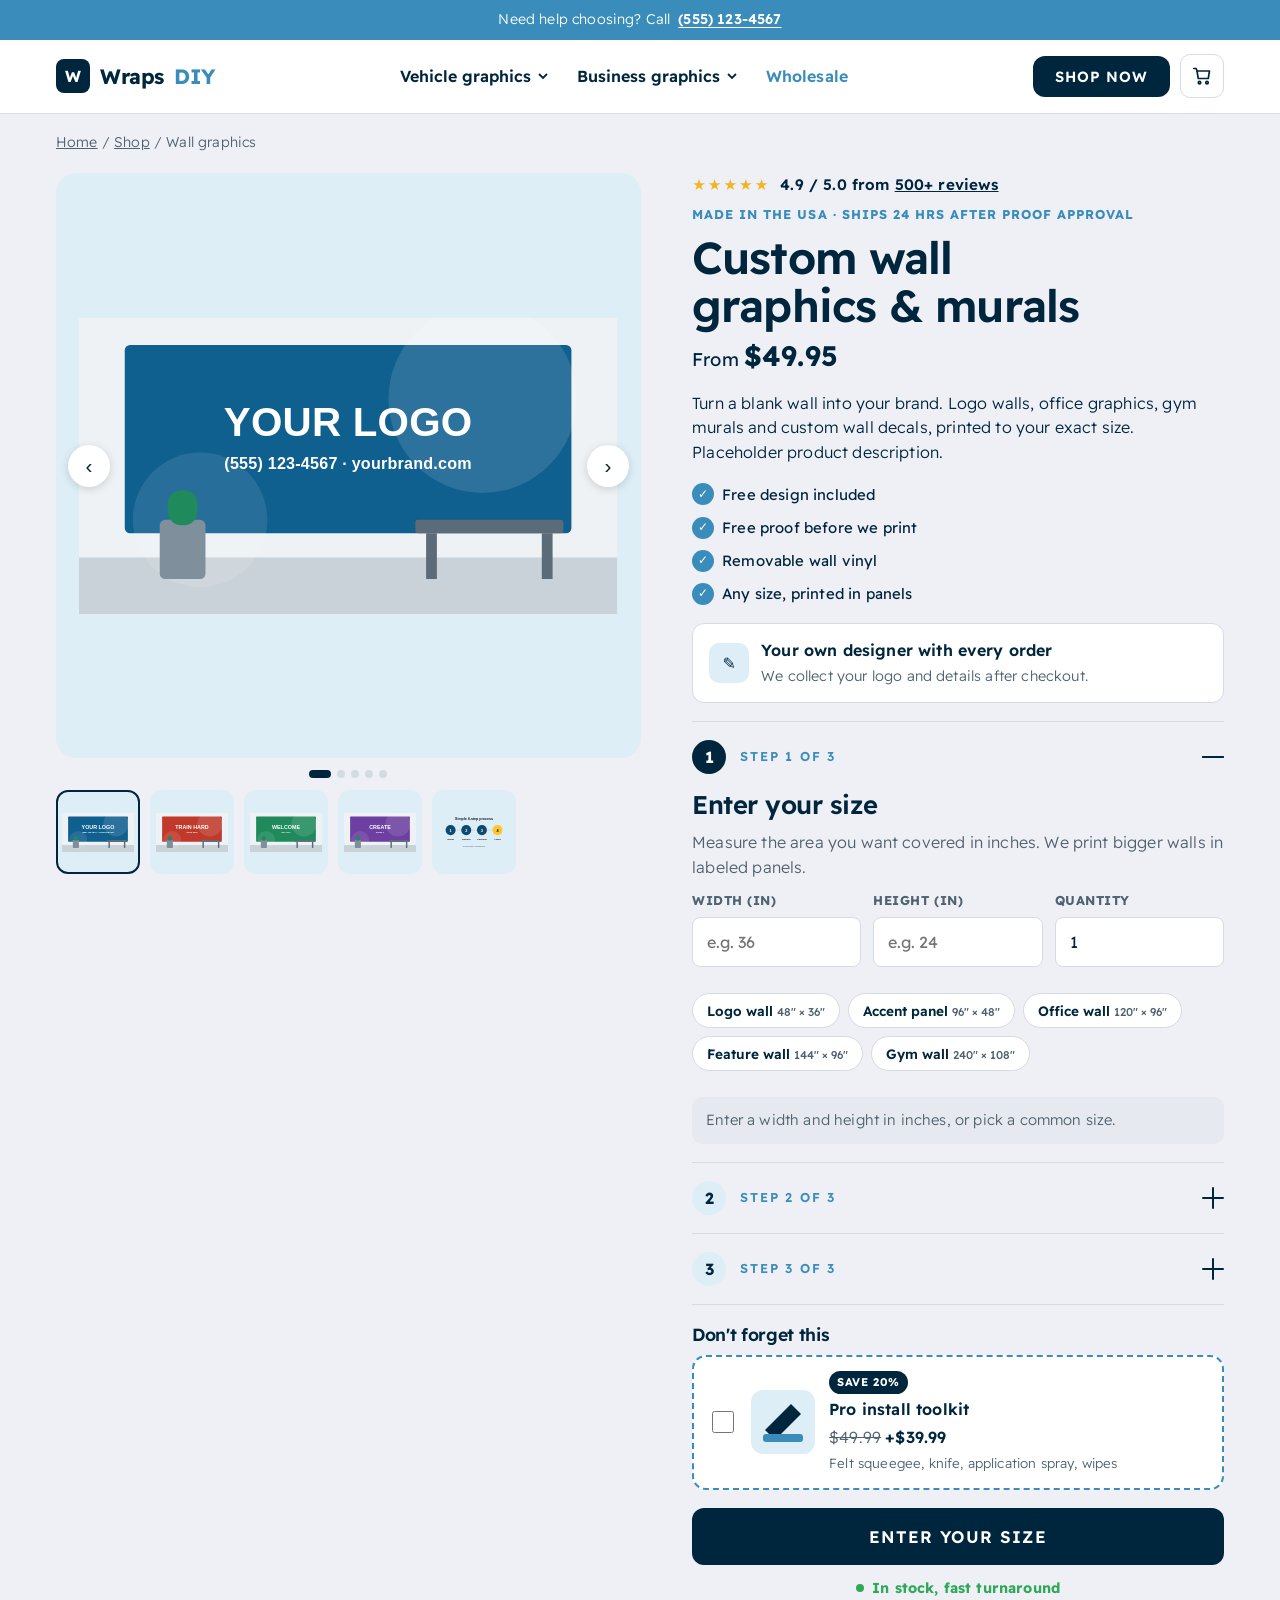
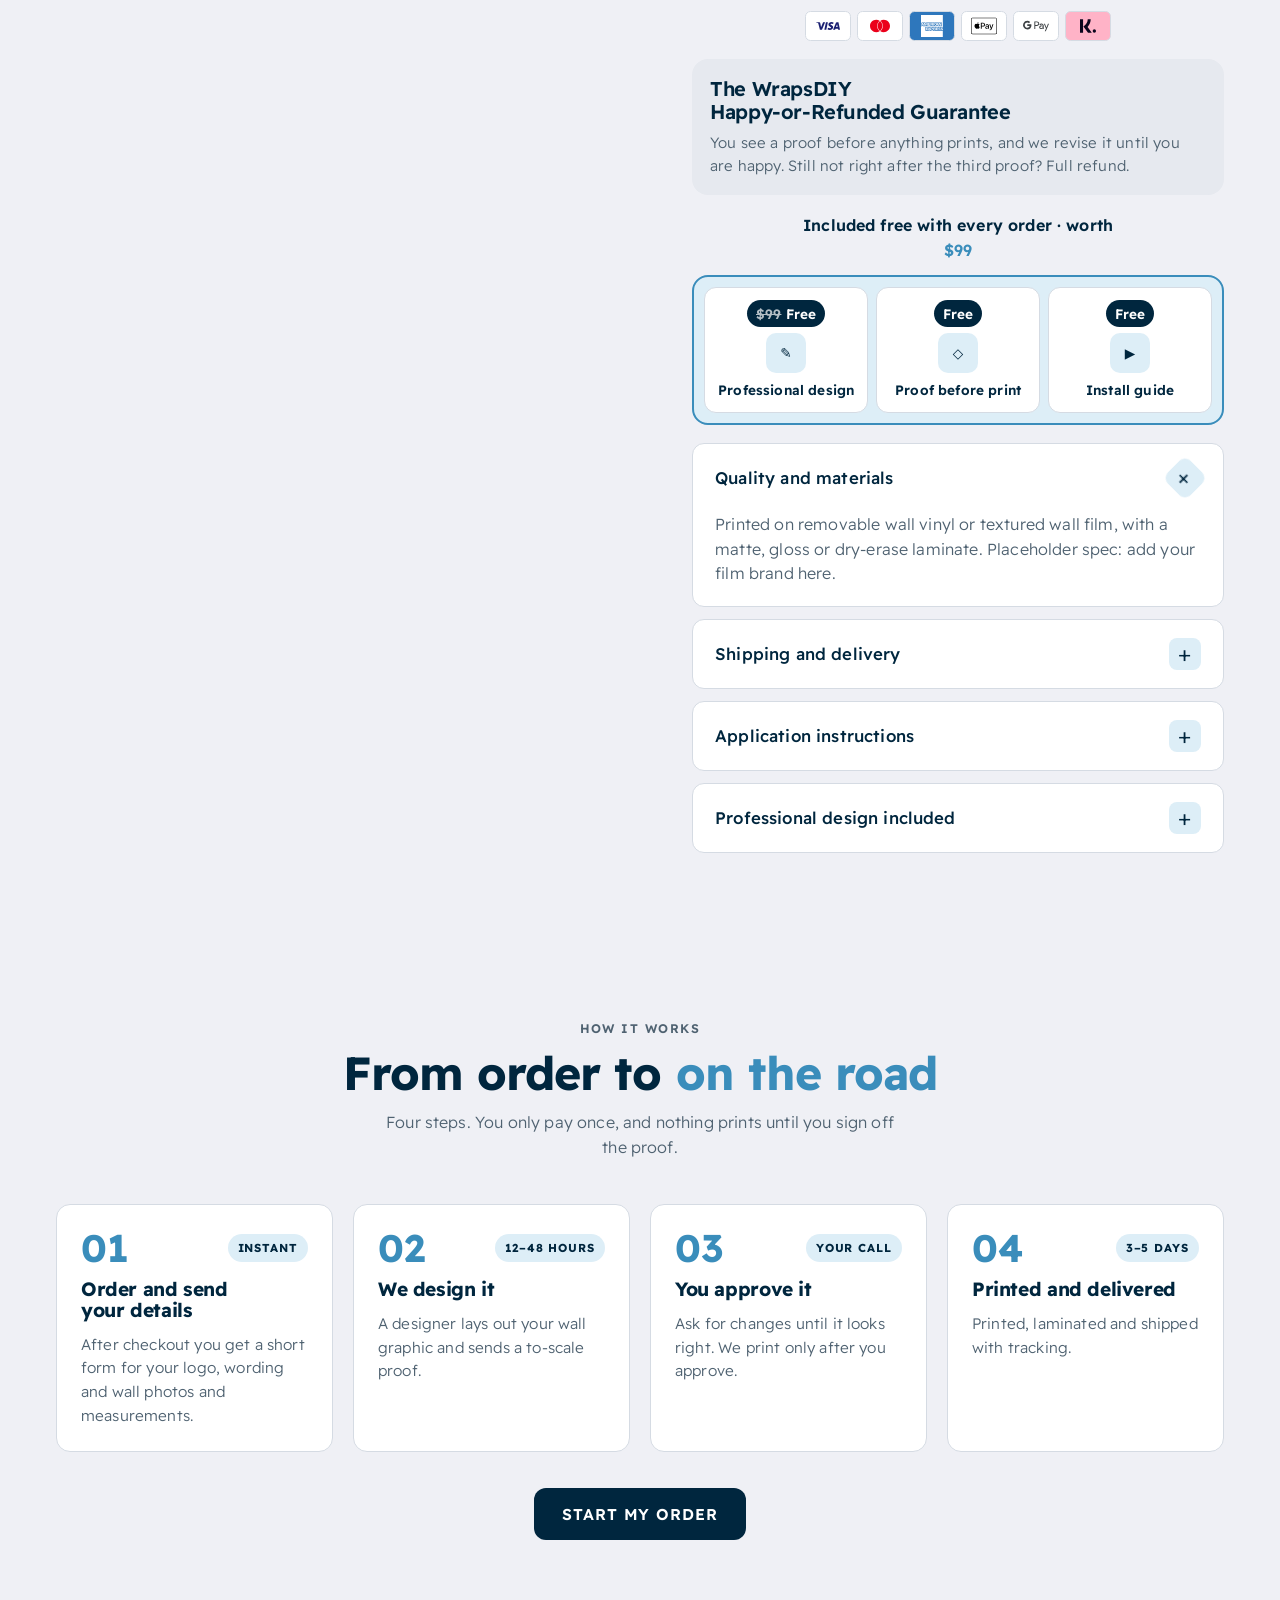
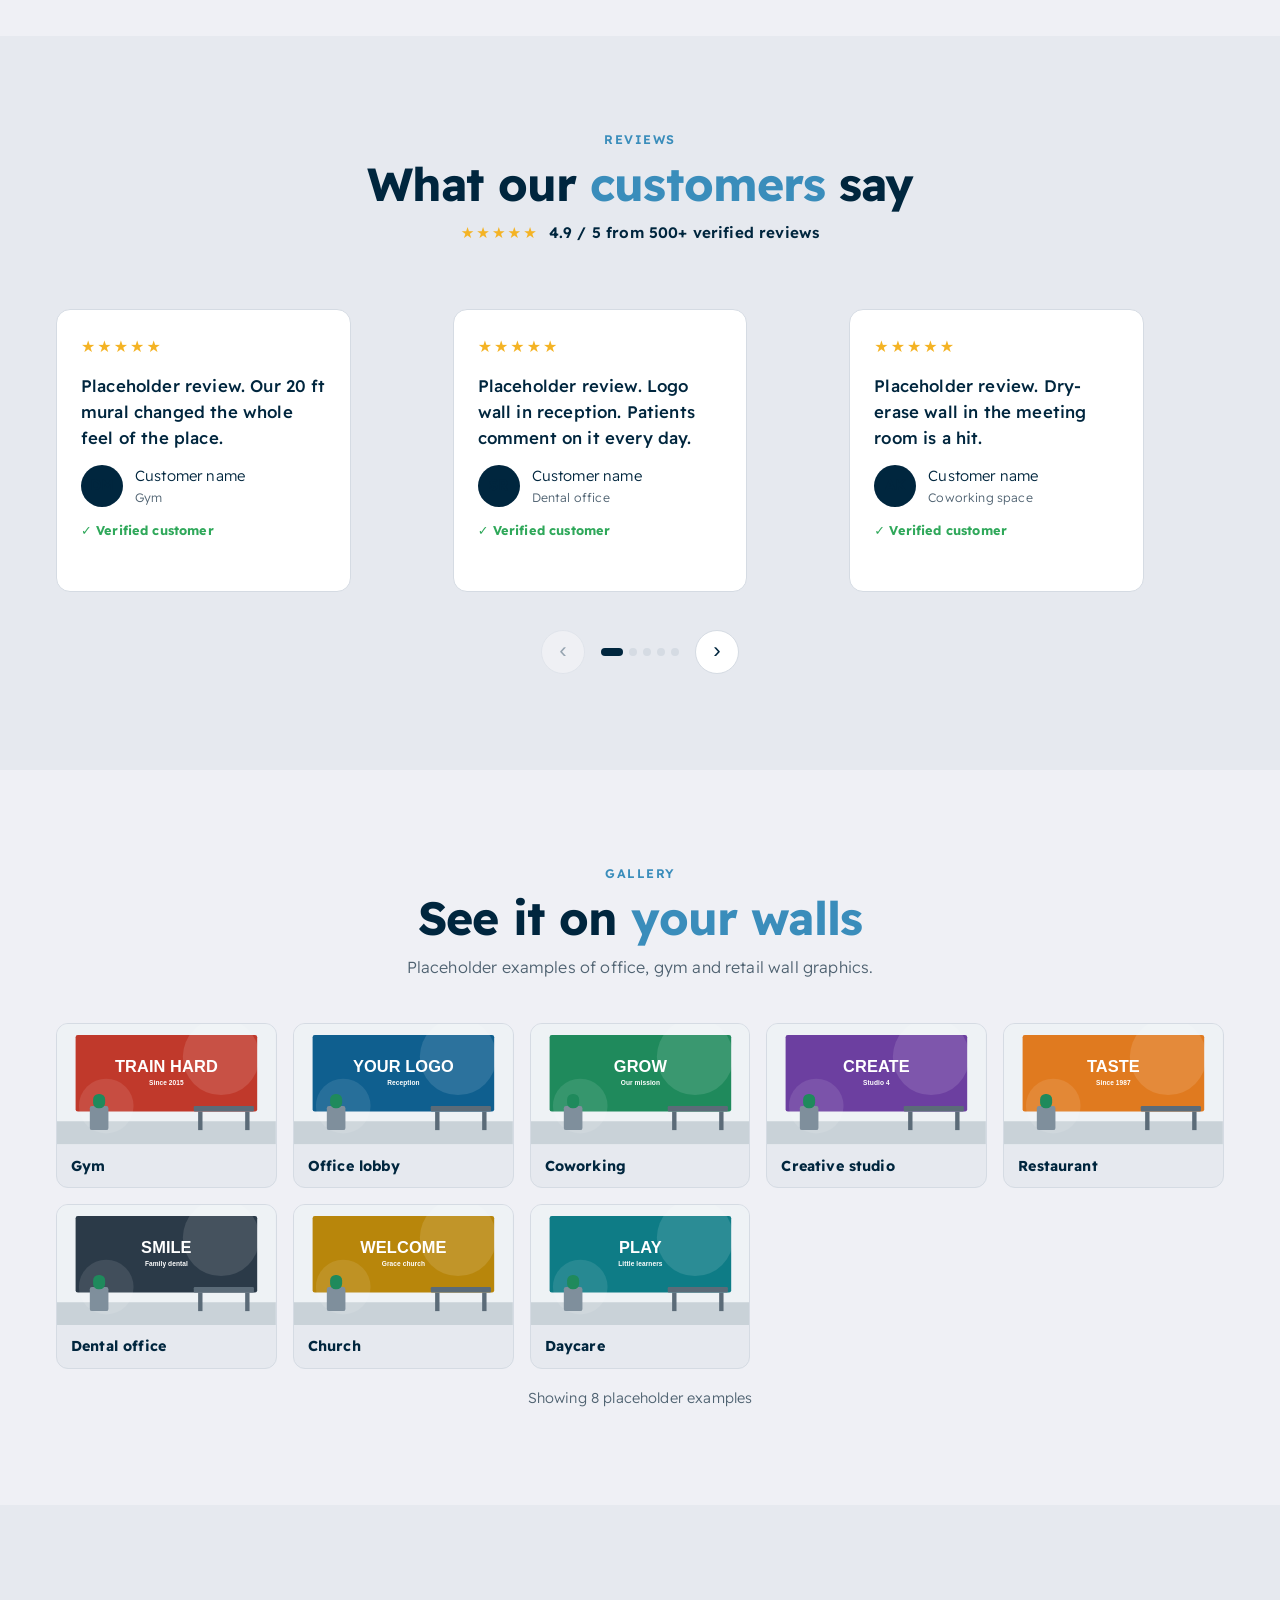
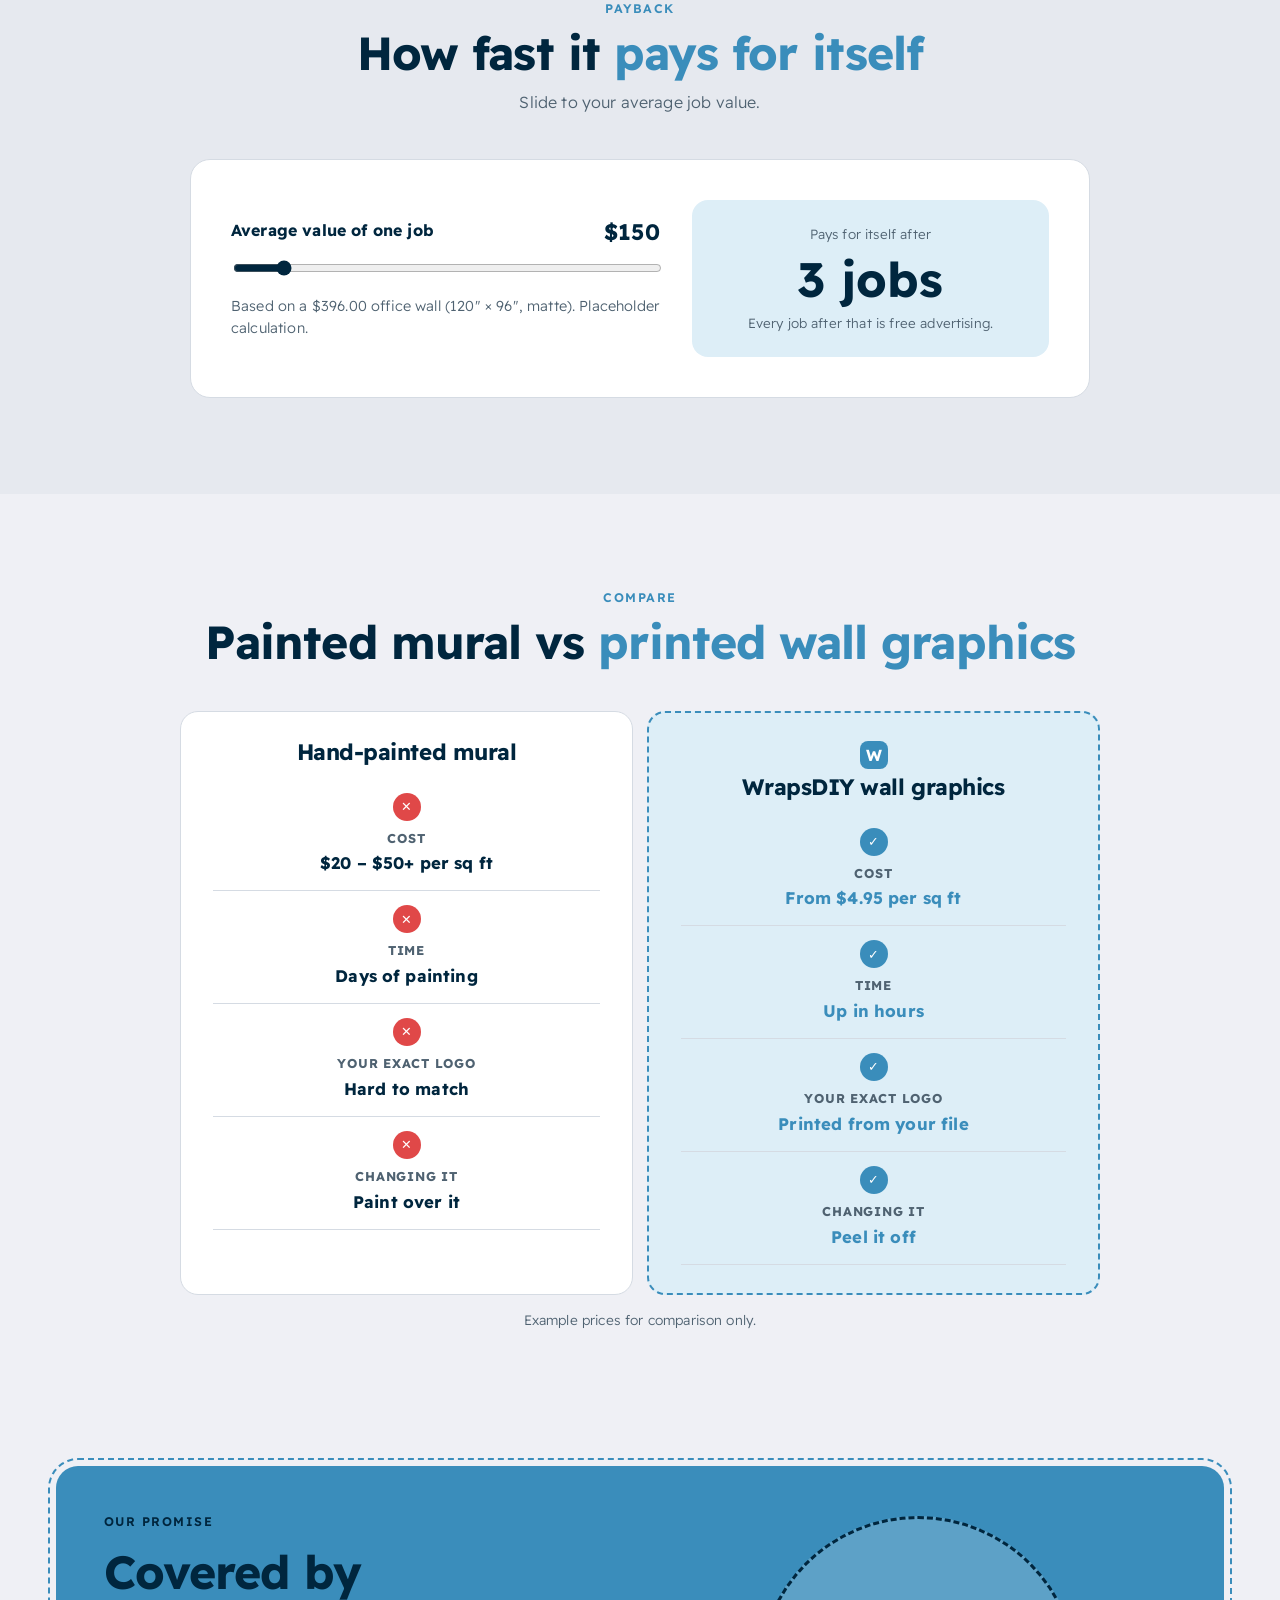
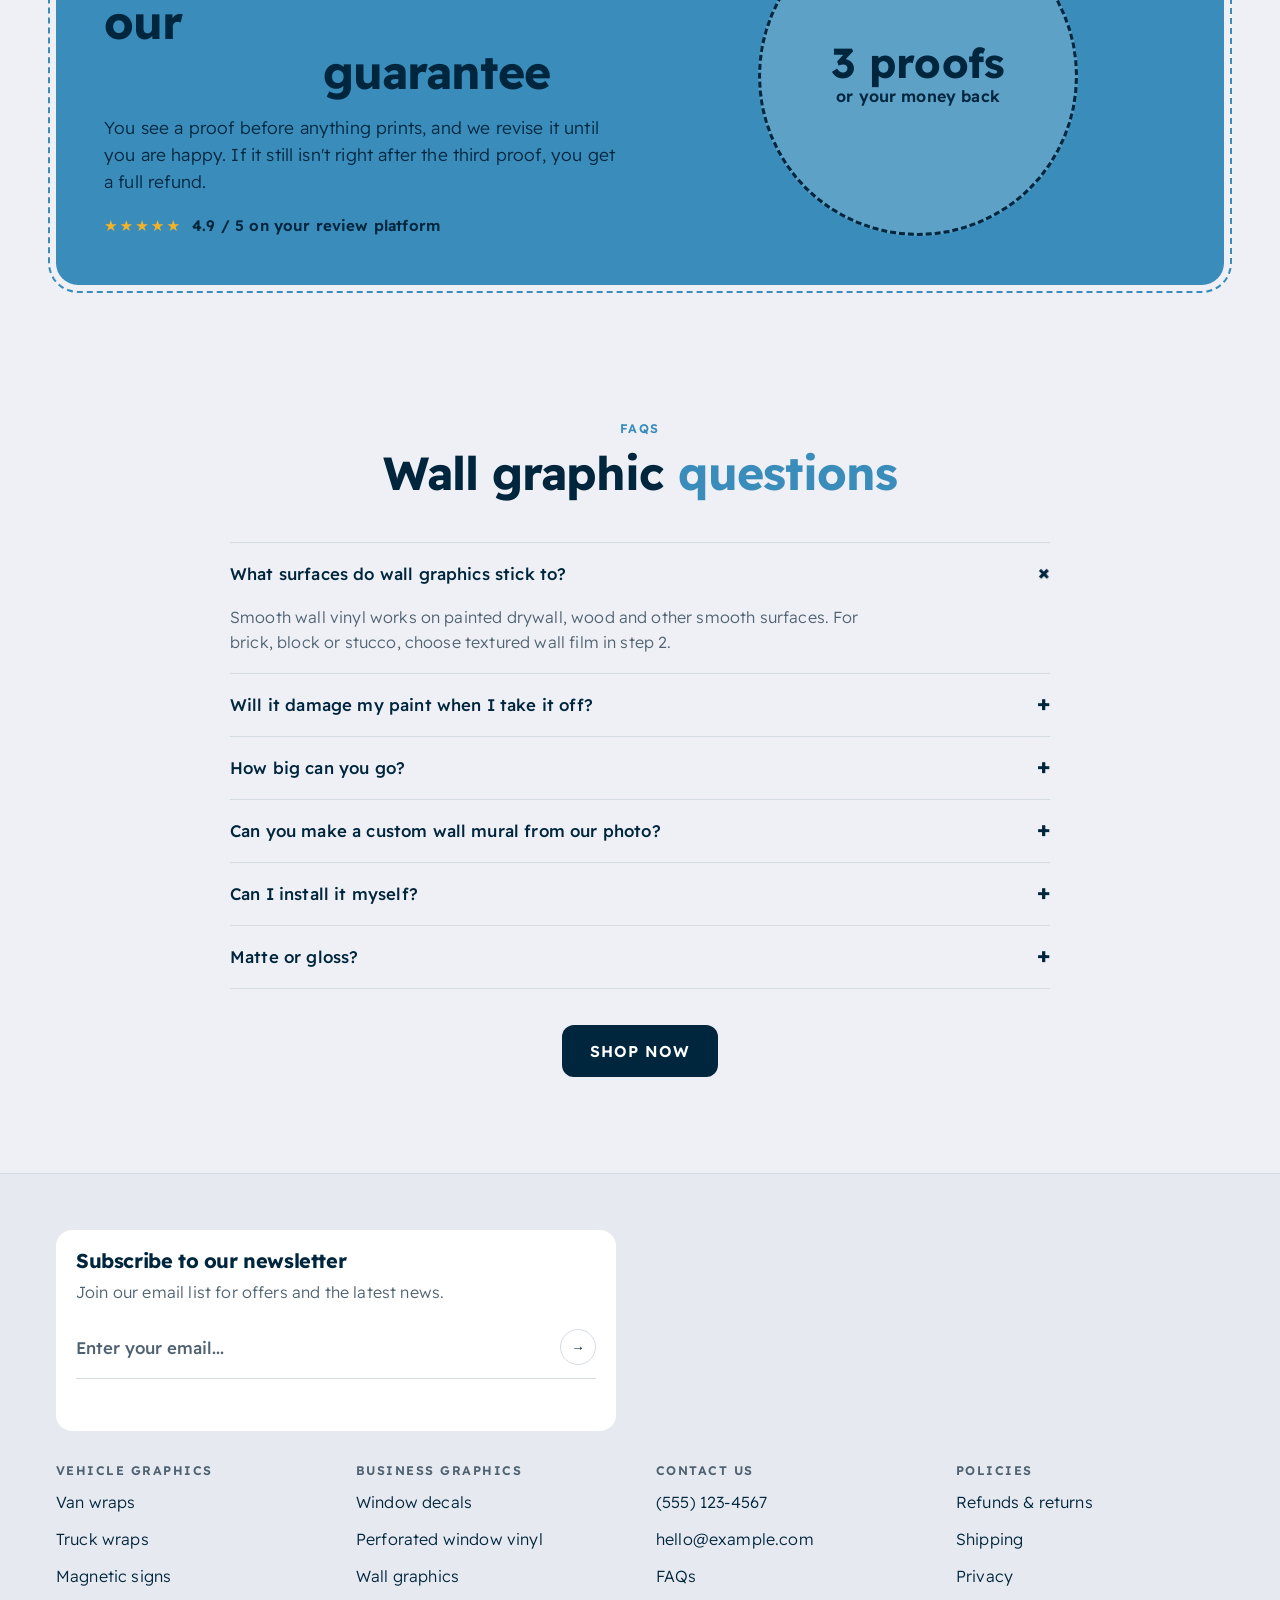
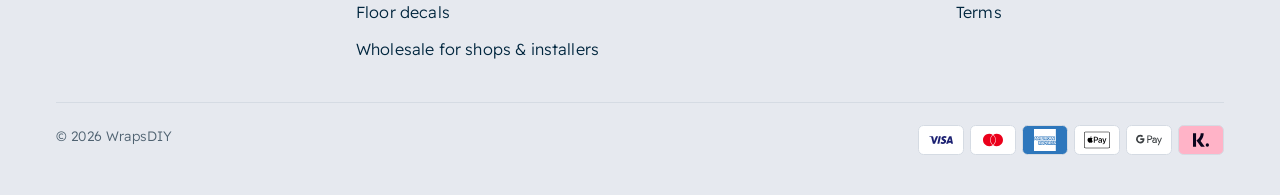
<file: products/wall-graphics/index.html>
<!doctype html>
<html lang="en">
<head>
<meta charset="utf-8">
<meta name="viewport" content="width=device-width, initial-scale=1, viewport-fit=cover">
<title>Custom Wall Graphics, Decals &amp; Wall Murals from $49.95 | WrapsDIY</title>
<link rel="canonical" href="https://wrapsdiy.com/products/wall-graphics/">
<meta name="description" content="Custom wall graphics and wall decals for offices, gyms and retail. Printed wall murals in any size, for smooth or textured walls. Free design, priced by the square foot.">
<meta property="og:type" content="website">
<meta property="og:site_name" content="WrapsDIY">
<meta property="og:title" content="Custom Wall Graphics, Decals &amp; Wall Murals from $49.95 | WrapsDIY">
<meta property="og:url" content="https://wrapsdiy.com/products/wall-graphics/">
<meta property="og:description" content="Custom wall graphics and wall decals for offices, gyms and retail. Printed wall murals in any size, for smooth or textured walls. Free design, priced by the square foot.">
<meta name="twitter:card" content="summary_large_image">
<link rel="preconnect" href="https://fonts.googleapis.com">
<link rel="preconnect" href="https://fonts.gstatic.com" crossorigin>
<link rel="stylesheet" href="https://fonts.googleapis.com/css2?family=Readex+Pro:wght@300;400;500;600;700&display=swap">
<link rel="stylesheet" href="../../assets/styles.css">
<script type="application/ld+json">
{
 "@context": "https://schema.org",
 "@type": "Product",
 "name": "Custom Wall Graphics",
 "brand": {
  "@type": "Brand",
  "name": "WrapsDIY"
 },
 "description": "Custom printed wall graphics, wall decals and wall murals for businesses, on smooth or textured wall film, priced by the square foot.",
 "offers": {
  "@type": "AggregateOffer",
  "priceCurrency": "USD",
  "lowPrice": "49.95",
  "highPrice": "15210.00",
  "availability": "https://schema.org/InStock"
 }
}
</script>
<script type="application/ld+json">
{
 "@context": "https://schema.org",
 "@type": "BreadcrumbList",
 "itemListElement": [
  {
   "@type": "ListItem",
   "position": 1,
   "name": "Home",
   "item": "https://wrapsdiy.com/"
  },
  {
   "@type": "ListItem",
   "position": 2,
   "name": "Custom Wall Graphics",
   "item": "https://wrapsdiy.com/products/wall-graphics/"
  }
 ]
}
</script>
<script type="application/ld+json">
{
 "@context": "https://schema.org",
 "@type": "FAQPage",
 "mainEntity": [
  {
   "@type": "Question",
   "name": "What surfaces do wall graphics stick to?",
   "acceptedAnswer": {
    "@type": "Answer",
    "text": "Smooth wall vinyl works on painted drywall, wood and other smooth surfaces. For brick, block or stucco, choose textured wall film in step 2."
   }
  },
  {
   "@type": "Question",
   "name": "Will it damage my paint when I take it off?",
   "acceptedAnswer": {
    "@type": "Answer",
    "text": "Smooth wall vinyl is made to come off cleanly from cured paint. Wait at least 2 weeks after painting before you install, and warm it with a hair dryer when you remove it."
   }
  },
  {
   "@type": "Question",
   "name": "How big can you go?",
   "acceptedAnswer": {
    "@type": "Answer",
    "text": "Up to 50 ft wide in one order. Anything over 54\" on both sides is printed in overlapping panels that line up, labeled in order."
   }
  },
  {
   "@type": "Question",
   "name": "Can you make a custom wall mural from our photo?",
   "acceptedAnswer": {
    "@type": "Answer",
    "text": "Yes. Upload your photo or artwork after checkout. We\u2019ll check it\u2019s sharp enough for the size and send a proof."
   }
  },
  {
   "@type": "Question",
   "name": "Can I install it myself?",
   "acceptedAnswer": {
    "@type": "Answer",
    "text": "Smaller graphics, yes. For full walls, plan on two people. Panels go up one at a time from the center, and the install guide walks you through it."
   }
  },
  {
   "@type": "Question",
   "name": "Matte or gloss?",
   "acceptedAnswer": {
    "@type": "Answer",
    "text": "Matte is best for most offices and gyms because it doesn\u2019t reflect lights. Gloss gives richer colors with some shine."
   }
  }
 ]
}
</script>
<style>
.vsel.sizein{grid-template-columns:1fr 1fr 1fr}
.sizein label{display:grid;gap:6px;font-weight:700;font-size:.8rem;letter-spacing:.04em;text-transform:uppercase;color:var(--muted)}
.sizein input{width:100%;height:50px;border:1px solid var(--line);border-radius:8px;padding:0 14px;font:400 1rem var(--body);background:var(--card);color:var(--fg)}
.presets{display:flex;flex-wrap:wrap;gap:8px;margin:14px 0}
.presets button{border:1px solid var(--line);background:var(--card);color:var(--fg);border-radius:999px;padding:8px 14px;font:600 .85rem var(--body);cursor:pointer}
.presets button small{color:var(--muted);font-weight:500}
.presets button:hover{border-color:var(--blue)}
@media (max-width:460px){.vsel.sizein{grid-template-columns:1fr 1fr}.sizein label:last-child{grid-column:1/-1}}
</style>
</head>
<body>
<div class="util"><div class="wrap">Need help choosing? Call <b>(555) 123-4567</b></div></div>

<header class="nav">
  <div class="wrap">
    <a class="logo" href="../../"><span class="logo-mark">W</span>Wraps<span class="logo-diy">DIY</span></a>
    <ul>
      <li class="dd"><button class="dd-btn" type="button" aria-expanded="false" aria-haspopup="true" onclick="var l=this.parentNode,o=!l.classList.contains('open');document.querySelectorAll('.nav .dd.open').forEach(function(x){x.classList.remove('open');x.firstElementChild.setAttribute('aria-expanded','false')});l.classList.toggle('open',o);this.setAttribute('aria-expanded',String(o))">Vehicle graphics <svg width="12" height="12" viewBox="0 0 12 12" aria-hidden="true"><path d="M2 4l4 4 4-4" fill="none" stroke="currentColor" stroke-width="1.8"/></svg></button>
        <div class="dd-menu"><a href="../../products/custom-van-wrap/"><b>Van wraps</b><small>Full wrap, half wrap or decals</small></a><a href="../../products/truck-wraps/"><b>Truck wraps</b><small>Pickups and box trucks</small></a><a href="../../products/magnetic-signs/"><b>Magnetic signs</b><small>Cars, trucks and vans</small></a></div></li>
      <li class="dd"><button class="dd-btn" type="button" aria-expanded="false" aria-haspopup="true" onclick="var l=this.parentNode,o=!l.classList.contains('open');document.querySelectorAll('.nav .dd.open').forEach(function(x){x.classList.remove('open');x.firstElementChild.setAttribute('aria-expanded','false')});l.classList.toggle('open',o);this.setAttribute('aria-expanded',String(o))">Business graphics <svg width="12" height="12" viewBox="0 0 12 12" aria-hidden="true"><path d="M2 4l4 4 4-4" fill="none" stroke="currentColor" stroke-width="1.8"/></svg></button>
        <div class="dd-menu"><a href="../../products/window-decals/"><b>Window decals</b><small>Logos, hours and window clings</small></a><a href="../../products/perforated-window-vinyl/"><b>Perforated window vinyl</b><small>See out from inside</small></a><a href="../../products/wall-graphics/"><b>Wall graphics</b><small>Logo walls and murals</small></a><a href="../../products/floor-decals/"><b>Floor decals</b><small>Anti-slip logos and arrows</small></a></div></li>
      <li><a href="../../pages/wholesale/" class="nav-ws">Wholesale</a></li>
    </ul>
    <div class="navr">
      <a class="btn desk-cta" href="../../products/custom-van-wrap/">Shop now</a>
      <button class="cartbtn" id="cartBtn" aria-label="Open cart">
        <svg width="20" height="20" viewBox="0 0 24 24" fill="none" stroke="currentColor" stroke-width="2" stroke-linecap="round" stroke-linejoin="round"><path d="M6 6h15l-1.5 9h-12z"/><path d="M6 6 5 3H2"/><circle cx="9" cy="20" r="1.5"/><circle cx="18" cy="20" r="1.5"/></svg>
        <span class="cartcount" id="cartCount" hidden>0</span>
      </button>
      <button class="burger" id="burger" aria-label="Open menu" aria-expanded="false">
        <svg class="ib" width="20" height="20" viewBox="0 0 20 20" fill="none" stroke="currentColor" stroke-width="2"><path d="M2 5h16M2 10h16M2 15h16"/></svg><svg class="ix" width="20" height="20" viewBox="0 0 20 20" fill="none" stroke="currentColor" stroke-width="2"><path d="M4 4l12 12M16 4L4 16"/></svg>
      </button>
    </div>
  </div>
  <nav class="mobile-menu" id="mobileMenu" hidden>
    <div class="wrap">
      <p class="mm-h">Vehicle graphics</p>
      <a class="item" href="../../products/custom-van-wrap/">Van wraps <span>→</span></a>
      <a class="item" href="../../products/truck-wraps/">Truck wraps <span>→</span></a>
      <a class="item" href="../../products/magnetic-signs/">Magnetic signs <span>→</span></a>
      <p class="mm-h">Business graphics</p>
      <a class="item" href="../../products/window-decals/">Window decals <span>→</span></a>
      <a class="item" href="../../products/perforated-window-vinyl/">Perforated window vinyl <span>→</span></a>
      <a class="item" href="../../products/wall-graphics/">Wall graphics <span>→</span></a>
      <a class="item" href="../../products/floor-decals/">Floor decals <span>→</span></a>
      <p class="mm-h">Help</p>
      <a class="item" href="#how">How it works <span>→</span></a>
      <a class="item" href="#reviews">Reviews <span>→</span></a>
      <a class="item" href="#faq">FAQs <span>→</span></a>
      <a class="item mm-ws" href="../../pages/wholesale/">Wholesale <span>Shops &amp; installers</span></a>
    </div>
  </nav>
</header>

<main id="top">
<div id="productView">
  <div class="wrap crumbs"><a href="../../">Home</a> / <a href="../../#products">Shop</a> / Wall graphics</div>
  <section class="pd" id="product">
    <div class="wrap">
      <div class="phead">
        <div class="rating"><span class="stars">★★★★★</span> <span><b>4.9</b> / 5.0 from <a href="#reviews">500+ reviews</a></span></div>
        <span class="pmeta">MADE IN THE USA · SHIPS 24 HRS AFTER PROOF APPROVAL</span>
        <h1>Custom wall graphics &amp; murals</h1>
        <div class="pprice">From <b id="fromPrice">$49.95</b></div>
      </div>
      <div class="pgal">
        <div class="pmain">
          <span class="pchip" id="pchip">Example vehicle</span>
          <div id="pslide"></div>
          <button class="parrow prev" id="pprev" aria-label="Previous image">‹</button>
          <button class="parrow next" id="pnext" aria-label="Next image">›</button>
          <span class="pcount" id="pcount">1 / 6</span>
        </div>
        <div class="pdots" id="pdots"></div>
        <div class="thumbs" id="pthumbs"></div>
      </div>

      <div class="pinfo">
        <p>Turn a blank wall into your brand. Logo walls, office graphics, gym murals and custom wall decals, printed to your exact size. Placeholder product description.</p>
        <ul class="badges"><li>Free design included</li><li>Free proof before we print</li><li>Removable wall vinyl</li><li>Any size, printed in panels</li></ul>
        <div class="designer"><span class="ico">✎</span><div><b>Your own designer with every order</b><span class="t">We collect your logo and details after checkout.</span></div></div>

        <div class="builder">
        <div class="bstep" id="step1">
          <button class="bhead" type="button" aria-expanded="true"><span class="bnum">1</span><small>Step 1 of 3</small><span class="plus" aria-hidden="true">+</span></button>
          <div class="bbody">
            <h2>Enter your size</h2>
            <p>Measure the area you want covered in inches. We print bigger walls in labeled panels.</p>
            <div class="vsel sizein">
              <label for="pw">Width (in)<input id="pw" type="number" min="1" step="0.25" inputmode="decimal" placeholder="e.g. 36"></label>
              <label for="ph">Height (in)<input id="ph" type="number" min="1" step="0.25" inputmode="decimal" placeholder="e.g. 24"></label>
              <label for="pq">Quantity<input id="pq" type="number" min="1" step="1" inputmode="numeric" value="1"></label>
            </div>
            <div class="presets" id="presets" aria-label="Common sizes"></div>
            <p class="hint" id="sizeOut" aria-live="polite"></p>
          </div>
        </div>

        <div class="bstep" id="step2">
          <button class="bhead" type="button" aria-expanded="false"><span class="bnum">2</span><small>Step 2 of 3</small><span class="plus" aria-hidden="true">+</span></button>
          <div class="bbody" hidden>
            <h2>Choose your wall type</h2>
            <p>Pick the film that matches your wall.</p>
            <p class="hint" id="sideHint">Enter your size first to see prices.</p>
            <div class="sides mats" id="o2box" role="radiogroup" aria-label="Choose your wall type" hidden></div>
          </div>
        </div>

        <div class="bstep" id="step3">
          <button class="bhead" type="button" aria-expanded="false"><span class="bnum">3</span><small>Step 3 of 3</small><span class="plus" aria-hidden="true">+</span></button>
          <div class="bbody" hidden>
            <h2>Choose your finish</h2>
            <p>Matte is best under bright lights.</p>
            <div class="sides mats" id="mats" role="radiogroup" aria-label="Choose your finish"></div>
          </div>
        </div>
        </div>

        <div class="addon">
          <h3>Don't forget this</h3>
          <label class="upsell" for="bonnet">
            <input type="checkbox" id="bonnet">
            <svg viewBox="0 0 64 64" aria-hidden="true"><rect width="64" height="64" rx="12" fill="#ddeef7"/><path d="M14 40 L40 14 L50 24 L24 50 Z" fill="#00263e"/><rect x="12" y="44" width="40" height="8" rx="3" fill="#3a8dbb"/></svg>
            <span class="ub"><span class="save">Save 20%</span><b>Pro install toolkit</b><span><s>$49.99</s> <b>+$39.99</b></span><small>Felt squeegee, knife, application spray, wipes</small></span>
          </label>
        </div>

        <div class="atc">
          <button class="btn" id="atcBtn" disabled>Select a vehicle</button>
          <span class="stock">In stock, fast turnaround</span>
          <div class="pay" aria-label="Payment methods we accept"><svg class="pm" viewBox="0 0 46 30" role="img" aria-label="Visa"><title>Visa</title><rect x=".5" y=".5" width="45" height="29" rx="5" fill="#ffffff" stroke="#d5dbe3"/><path transform="translate(11.0 3.0) scale(1.000)" fill="#1A1F71" d="M9.112 8.262L5.97 15.758H3.92L2.374 9.775c-.094-.368-.175-.503-.461-.658C1.447 8.864.677 8.627 0 8.479l.046-.217h3.3a.904.904 0 01.894.764l.817 4.338 2.018-5.102zm8.033 5.049c.008-1.979-2.736-2.088-2.717-2.972.006-.269.262-.555.822-.628a3.66 3.66 0 011.913.336l.34-1.59a5.207 5.207 0 00-1.814-.333c-1.917 0-3.266 1.02-3.278 2.479-.012 1.079.963 1.68 1.698 2.04.756.367 1.01.603 1.006.931-.005.504-.602.725-1.16.734-.975.015-1.54-.263-1.992-.473l-.351 1.642c.453.208 1.289.39 2.156.398 2.037 0 3.37-1.006 3.377-2.564m5.061 2.447H24l-1.565-7.496h-1.656a.883.883 0 00-.826.55l-2.909 6.946h2.036l.405-1.12h2.488zm-2.163-2.656l1.02-2.815.588 2.815zm-8.16-4.84l-1.603 7.496H8.34l1.605-7.496z"/></svg><svg class="pm" viewBox="0 0 46 30" role="img" aria-label="Mastercard"><title>Mastercard</title><rect x=".5" y=".5" width="45" height="29" rx="5" fill="#ffffff" stroke="#d5dbe3"/><path transform="translate(13.0 5.0) scale(0.833)" fill="#EB001B" d="M11.343 18.031c.058.049.12.098.181.146-1.177.783-2.59 1.238-4.107 1.238C3.32 19.416 0 16.096 0 12c0-4.095 3.32-7.416 7.416-7.416 1.518 0 2.931.456 4.105 1.238-.06.051-.12.098-.165.15C9.6 7.489 8.595 9.688 8.595 12c0 2.311 1.001 4.51 2.748 6.031zm5.241-13.447c-1.52 0-2.931.456-4.105 1.238.06.051.12.098.165.15C14.4 7.489 15.405 9.688 15.405 12c0 2.31-1.001 4.507-2.748 6.031-.058.049-.12.098-.181.146 1.177.783 2.588 1.238 4.107 1.238C20.68 19.416 24 16.096 24 12c0-4.094-3.32-7.416-7.416-7.416zM12 6.174c-.096.075-.189.15-.28.231C10.156 7.764 9.169 9.765 9.169 12c0 2.236.987 4.236 2.551 5.595.09.08.185.158.28.232.096-.074.189-.152.28-.232 1.563-1.359 2.551-3.359 2.551-5.595 0-2.235-.987-4.236-2.551-5.595-.09-.08-.184-.156-.28-.231z"/></svg><svg class="pm" viewBox="0 0 46 30" role="img" aria-label="American Express"><title>American Express</title><rect x=".5" y=".5" width="45" height="29" rx="5" fill="#2E77BC" stroke="#d5dbe3"/><path transform="translate(12.0 4.0) scale(0.917)" fill="#ffffff" d="M16.015 14.378c0-.32-.135-.496-.344-.622-.21-.12-.464-.135-.81-.135h-1.543v2.82h.675v-1.027h.72c.24 0 .39.024.478.125.12.13.104.38.104.55v.35h.66v-.555c-.002-.25-.017-.376-.108-.516-.06-.08-.18-.18-.33-.234l.02-.008c.18-.072.48-.297.48-.747zm-.87.407l-.028-.002c-.09.053-.195.058-.33.058h-.81v-.63h.824c.12 0 .24 0 .33.05.098.048.156.147.15.255 0 .12-.045.215-.134.27zM20.297 15.837H19v.6h1.304c.676 0 1.05-.278 1.05-.884 0-.28-.066-.448-.187-.582-.153-.133-.392-.193-.73-.207l-.376-.015c-.104 0-.18 0-.255-.03-.09-.03-.15-.105-.15-.21 0-.09.017-.166.09-.21.083-.046.177-.066.272-.06h1.23v-.602h-1.35c-.704 0-.958.437-.958.84 0 .9.776.855 1.407.87.104 0 .18.015.225.06.046.03.082.106.082.18 0 .077-.035.15-.08.18-.06.053-.15.07-.277.07zM0 0v10.096L.81 8.22h1.75l.225.464V8.22h2.043l.45 1.02.437-1.013h6.502c.295 0 .56.057.756.236v-.23h1.787v.23c.307-.17.686-.23 1.12-.23h2.606l.24.466v-.466h1.918l.254.465v-.466h1.858v3.948H20.87l-.36-.6v.585h-2.353l-.256-.63h-.583l-.27.614h-1.213c-.48 0-.84-.104-1.08-.24v.24h-2.89v-.884c0-.12-.03-.12-.105-.135h-.105v1.036H6.067v-.48l-.21.48H4.69l-.202-.48v.465H2.235l-.256-.624H1.4l-.256.624H0V24h23.786v-7.108c-.27.135-.613.18-.973.18H21.09v-.255c-.21.165-.57.255-.914.255H14.71v-.9c0-.12-.018-.12-.12-.12h-.075v1.022h-1.8v-1.066c-.298.136-.643.15-.928.136h-.214v.915h-2.18l-.54-.617-.57.6H4.742v-3.93h3.61l.518.602.554-.6h2.412c.28 0 .74.03.942.225v-.24h2.177c.202 0 .644.045.903.225v-.24h3.265v.24c.163-.164.508-.24.803-.24h1.89v.24c.194-.15.464-.24.84-.24h1.176V0H0zM21.156 14.955c.004.005.006.012.01.016.01.01.024.01.032.02l-.042-.035zM23.828 13.082h.065v.555h-.065zM23.865 15.03v-.005c-.03-.025-.046-.048-.075-.07-.15-.153-.39-.215-.764-.225l-.36-.012c-.12 0-.194-.007-.27-.03-.09-.03-.15-.105-.15-.21 0-.09.03-.16.09-.204.076-.045.15-.05.27-.05h1.223v-.588h-1.283c-.69 0-.96.437-.96.84 0 .9.78.855 1.41.87.104 0 .18.015.224.06.046.03.076.106.076.18 0 .07-.034.138-.09.18-.045.056-.136.07-.27.07h-1.288v.605h1.287c.42 0 .734-.118.9-.36h.03c.09-.134.135-.3.135-.523 0-.24-.045-.39-.135-.526zM18.597 14.208v-.583h-2.235V16.458h2.235v-.585h-1.57v-.57h1.533v-.584h-1.532v-.51M13.51 8.787h.685V11.6h-.684zM13.126 9.543l-.007.006c0-.314-.13-.5-.34-.624-.217-.125-.47-.135-.81-.135H10.43v2.82h.674v-1.034h.72c.24 0 .39.03.487.12.122.136.107.378.107.548v.354h.677v-.553c0-.25-.016-.375-.11-.516-.09-.107-.202-.19-.33-.237.172-.07.472-.3.472-.75zm-.855.396h-.015c-.09.054-.195.056-.33.056H11.1v-.623h.825c.12 0 .24.004.33.05.09.04.15.128.15.25s-.047.22-.134.266zM15.92 9.373h.632v-.6h-.644c-.464 0-.804.105-1.02.33-.286.3-.362.69-.362 1.11 0 .512.123.833.36 1.074.232.238.645.31.97.31h.78l.255-.627h1.39l.262.627h1.36v-2.11l1.272 2.11h.95l.002.002V8.786h-.684v1.963l-1.18-1.96h-1.02V11.4L18.11 8.744h-1.004l-.943 2.22h-.3c-.177 0-.362-.03-.468-.134-.125-.15-.186-.36-.186-.662 0-.285.08-.51.194-.63.133-.135.272-.165.516-.165zm1.668-.108l.464 1.118v.002h-.93l.466-1.12zM2.38 10.97l.254.628H4V9.393l.972 2.205h.584l.973-2.202.015 2.202h.69v-2.81H6.118l-.807 1.904-.876-1.905H3.343v2.663L2.205 8.787h-.997L.01 11.597h.72l.26-.626h1.39zm-.688-1.705l.46 1.118-.003.002h-.915l.457-1.12zM11.856 13.62H9.714l-.85.923-.825-.922H5.346v2.82H8l.855-.932.824.93h1.302v-.94h.838c.6 0 1.17-.164 1.17-.945l-.006-.003c0-.78-.598-.93-1.128-.93zM7.67 15.853l-.014-.002H6.02v-.557h1.47v-.574H6.02v-.51H7.7l.733.82-.764.824zm2.642.33l-1.03-1.147 1.03-1.108v2.253zm1.553-1.258h-.885v-.717h.885c.24 0 .42.098.42.344 0 .243-.15.372-.42.372zM9.967 9.373v-.586H7.73V11.6h2.237v-.58H8.4v-.564h1.527V9.88H8.4v-.507"/></svg><svg class="pm" viewBox="0 0 46 30" role="img" aria-label="Apple Pay"><title>Apple Pay</title><rect x=".5" y=".5" width="45" height="29" rx="5" fill="#ffffff" stroke="#d5dbe3"/><path transform="translate(10.0 2.0) scale(1.083)" fill="#000000" d="M2.15 4.318a42.16 42.16 0 0 0-.454.003c-.15.005-.303.013-.452.04a1.44 1.44 0 0 0-1.06.772c-.07.138-.114.278-.14.43-.028.148-.037.3-.04.45A10.2 10.2 0 0 0 0 6.222v11.557c0 .07.002.138.003.207.004.15.013.303.04.452.027.15.072.291.142.429a1.436 1.436 0 0 0 .63.63c.138.07.278.115.43.142.148.027.3.036.45.04l.208.003h20.194l.207-.003c.15-.004.303-.013.452-.04.15-.027.291-.071.428-.141a1.432 1.432 0 0 0 .631-.631c.07-.138.115-.278.141-.43.027-.148.036-.3.04-.45.002-.07.003-.138.003-.208l.001-.246V6.221c0-.07-.002-.138-.004-.207a2.995 2.995 0 0 0-.04-.452 1.446 1.446 0 0 0-1.2-1.201 3.022 3.022 0 0 0-.452-.04 10.448 10.448 0 0 0-.453-.003zm0 .512h19.942c.066 0 .131.002.197.003.115.004.25.01.375.032.109.02.2.05.287.094a.927.927 0 0 1 .407.407.997.997 0 0 1 .094.288c.022.123.028.258.031.374.002.065.003.13.003.197v11.552c0 .065 0 .13-.003.196-.003.115-.009.25-.032.375a.927.927 0 0 1-.5.693 1.002 1.002 0 0 1-.286.094 2.598 2.598 0 0 1-.373.032l-.2.003H1.906c-.066 0-.133-.002-.196-.003a2.61 2.61 0 0 1-.375-.032c-.109-.02-.2-.05-.288-.094a.918.918 0 0 1-.406-.407 1.006 1.006 0 0 1-.094-.288 2.531 2.531 0 0 1-.032-.373 9.588 9.588 0 0 1-.002-.197V6.224c0-.065 0-.131.002-.197.004-.114.01-.248.032-.375.02-.108.05-.199.094-.287a.925.925 0 0 1 .407-.406 1.03 1.03 0 0 1 .287-.094c.125-.022.26-.029.375-.032.065-.002.131-.002.196-.003zm4.71 3.7c-.3.016-.668.199-.88.456-.191.22-.36.58-.316.918.338.03.675-.169.888-.418.205-.258.345-.603.308-.955zm2.207.42v5.493h.852v-1.877h1.18c1.078 0 1.835-.739 1.835-1.812 0-1.07-.742-1.805-1.808-1.805zm.852.719h.982c.739 0 1.161.396 1.161 1.089 0 .692-.422 1.092-1.164 1.092h-.979zm-3.154.3c-.45.01-.83.28-1.05.28-.235 0-.593-.264-.981-.257a1.446 1.446 0 0 0-1.23.747c-.527.908-.139 2.255.374 2.995.249.366.549.769.944.754.373-.014.52-.242.973-.242.454 0 .586.242.98.235.41-.007.667-.366.915-.733.286-.417.403-.82.41-.841-.007-.008-.79-.308-.797-1.209-.008-.754.615-1.113.644-1.135-.352-.52-.9-.578-1.09-.593a1.123 1.123 0 0 0-.092-.002zm8.204.397c-.99 0-1.606.533-1.652 1.256h.777c.072-.358.369-.586.845-.586.502 0 .803.266.803.711v.309l-1.097.064c-.951.054-1.488.484-1.488 1.184 0 .72.548 1.207 1.332 1.207.526 0 1.032-.281 1.264-.727h.019v.659h.788v-2.76c0-.803-.62-1.317-1.591-1.317zm1.94.072l1.446 4.009c0 .003-.073.24-.073.247-.125.41-.33.571-.711.571-.069 0-.206 0-.267-.015v.666c.06.011.267.019.335.019.83 0 1.226-.312 1.568-1.283l1.5-4.214h-.868l-1.012 3.259h-.015l-1.013-3.26zm-1.167 2.189v.316c0 .521-.45.917-1.024.917-.442 0-.731-.228-.731-.579 0-.342.278-.56.769-.593z"/></svg><svg class="pm" viewBox="0 0 46 30" role="img" aria-label="Google Pay"><title>Google Pay</title><rect x=".5" y=".5" width="45" height="29" rx="5" fill="#ffffff" stroke="#d5dbe3"/><path transform="translate(10.0 2.0) scale(1.083)" fill="#3C4043" d="M3.963 7.235A3.963 3.963 0 00.422 9.419a3.963 3.963 0 000 3.559 3.963 3.963 0 003.541 2.184c1.07 0 1.97-.352 2.627-.957.748-.69 1.18-1.71 1.18-2.916a4.722 4.722 0 00-.07-.806H3.964v1.526h2.14a1.835 1.835 0 01-.79 1.205c-.356.241-.814.379-1.35.379-1.034 0-1.911-.697-2.225-1.636a2.375 2.375 0 010-1.517c.314-.94 1.191-1.636 2.225-1.636a2.152 2.152 0 011.52.594l1.132-1.13a3.808 3.808 0 00-2.652-1.033zm6.501.55v6.9h.886V11.89h1.465c.603 0 1.11-.196 1.522-.588a1.911 1.911 0 00.635-1.464 1.92 1.92 0 00-.635-1.456 2.125 2.125 0 00-1.522-.598zm2.427.85a1.156 1.156 0 01.823.365 1.176 1.176 0 010 1.686 1.171 1.171 0 01-.877.357H11.35V8.635h1.487a1.156 1.156 0 01.054 0zm4.124 1.175c-.842 0-1.477.308-1.907.925l.781.491c.288-.417.68-.626 1.175-.626a1.255 1.255 0 01.856.323 1.009 1.009 0 01.366.785v.202c-.34-.193-.774-.289-1.3-.289-.617 0-1.11.145-1.479.434-.37.288-.554.677-.554 1.165a1.476 1.476 0 00.525 1.156c.35.308.785.463 1.305.463.61 0 1.098-.27 1.465-.81h.038v.655h.848v-2.909c0-.61-.19-1.09-.568-1.44-.38-.35-.896-.525-1.551-.525zm2.263.154l1.946 4.422-1.098 2.38h.915L24 9.963h-.965l-1.368 3.391h-.02l-1.406-3.39zm-2.146 2.368c.494 0 .88.11 1.156.33 0 .372-.147.696-.44.973a1.413 1.413 0 01-.997.414 1.081 1.081 0 01-.69-.232.708.708 0 01-.293-.578c0-.257.12-.47.363-.647.24-.173.54-.26.9-.26Z"/></svg><svg class="pm" viewBox="0 0 46 30" role="img" aria-label="Klarna"><title>Klarna</title><rect x=".5" y=".5" width="45" height="29" rx="5" fill="#FFB3C7" stroke="#d5dbe3"/><path transform="translate(15.0 7.0) scale(0.667)" fill="#0B051D" d="M4.592 2v20H0V2h4.592zm11.46 0c0 4.194-1.583 8.105-4.415 11.068l-.278.283L17.702 22h-5.668l-6.893-9.4 1.779-1.332c2.858-2.14 4.535-5.378 4.637-8.924L11.562 2h4.49zM21.5 17a2.5 2.5 0 110 5 2.5 2.5 0 010-5z"/></svg></div>
        </div>

        <div class="gbox">
          <h3>The WrapsDIY<br>Happy-or-Refunded Guarantee</h3>
          <p>You see a proof before anything prints, and we revise it until you are happy. Still not right after the third proof? Full refund.</p>
        </div>

        <div class="stack">
          <p class="stack-h">Included free with every order · worth <b>$99</b></p>
          <div class="stack-g"><div><span class="sp"><s>$99</s> Free</span><span class="ico">✎</span><span>Professional design</span></div><div><span class="sp">Free</span><span class="ico">◇</span><span>Proof before print</span></div><div><span class="sp">Free</span><span class="ico">▶</span><span>Install guide</span></div></div>
        </div>

        <div class="faq">
          <details open><summary>Quality and materials</summary><div class="ans">Printed on removable wall vinyl or textured wall film, with a matte, gloss or dry-erase laminate. Placeholder spec: add your film brand here.</div></details>
          <details><summary>Shipping and delivery</summary><div class="ans">After checkout we send a form for your logo and details. Your proof arrives within 2 business days. Your graphics ship within 24 hours of approving your proof, tracked. Most orders arrive 3–5 business days later.</div></details>
          <details><summary>Application instructions</summary><div class="ans"><ol><li>Wipe the wall clean and let it dry. Wait 2 weeks after painting.</li><li>Mark a level line and tape the first panel in place.</li><li>Peel the backing a little at a time and smooth from the center out.</li><li>Line up the next panel on the overlap and repeat.</li></ol></div></details>
          <details><summary>Professional design included</summary><div class="ans">Upload your logo and wording, or a print-ready file, after checkout. A designer lays it out at no extra cost and sends a proof before anything prints.</div></details>
        </div>
      </div>
    </div>
  </section>
</div>

<section class="band-navy" id="how">
  <div class="wrap">
    <div class="head">
      <span class="eyebrow">How it works</span>
      <h2>From order to <em>on the road</em></h2>
      <p>Four steps. You only pay once, and nothing prints until you sign off the proof.</p>
    </div>
    <div class="steps"><div class="step"><div class="step-top"><span class="step-num">01</span><span class="pill">INSTANT</span></div><h3>Order and send your details</h3><p>After checkout you get a short form for your logo, wording and wall photos and measurements.</p></div><div class="step"><div class="step-top"><span class="step-num">02</span><span class="pill">12–48 HOURS</span></div><h3>We design it</h3><p>A designer lays out your wall graphic and sends a to-scale proof.</p></div><div class="step"><div class="step-top"><span class="step-num">03</span><span class="pill">YOUR CALL</span></div><h3>You approve it</h3><p>Ask for changes until it looks right. We print only after you approve.</p></div><div class="step"><div class="step-top"><span class="step-num">04</span><span class="pill">3–5 DAYS</span></div><h3>Printed and delivered</h3><p>Printed, laminated and shipped with tracking.</p></div></div>
    <div class="how-cta"><a class="btn" href="#product">Start my order</a></div>
  </div>
</section>

<section class="band-alt" id="reviews">
  <div class="wrap">
    <div class="head">
      <span class="eyebrow">Reviews</span>
      <h2>What our <em>customers</em> say</h2>
      <div class="rating"><span class="stars">★★★★★</span> 4.9 / 5 from 500+ verified reviews</div>
    </div>
    <div class="rcar">
    <div class="tgrid" id="rtrack" tabindex="0" aria-label="Customer reviews, scroll sideways"><figure class="tcard"><span class="stars">★★★★★</span><blockquote>Placeholder review. Our 20 ft mural changed the whole feel of the place.</blockquote><figcaption class="who"><span class="avatar">DM</span><div>Customer name<small>Gym</small></div></figcaption><span class="verified">✓ Verified customer</span></figure><figure class="tcard"><span class="stars">★★★★★</span><blockquote>Placeholder review. Logo wall in reception. Patients comment on it every day.</blockquote><figcaption class="who"><span class="avatar">SR</span><div>Customer name<small>Dental office</small></div></figcaption><span class="verified">✓ Verified customer</span></figure><figure class="tcard"><span class="stars">★★★★★</span><blockquote>Placeholder review. Dry-erase wall in the meeting room is a hit.</blockquote><figcaption class="who"><span class="avatar">AK</span><div>Customer name<small>Coworking space</small></div></figcaption><span class="verified">✓ Verified customer</span></figure><figure class="tcard"><span class="stars">★★★★★</span><blockquote>Placeholder review. Textured film went right over our brick. Looks painted on.</blockquote><figcaption class="who"><span class="avatar">LT</span><div>Customer name<small>Restaurant</small></div></figcaption><span class="verified">✓ Verified customer</span></figure><figure class="tcard"><span class="stars">★★★★★</span><blockquote>Placeholder review. Panels lined up perfectly. Two of us did it in an afternoon.</blockquote><figcaption class="who"><span class="avatar">JP</span><div>Customer name<small>Church</small></div></figcaption><span class="verified">✓ Verified customer</span></figure><figure class="tcard"><span class="stars">★★★★★</span><blockquote>Placeholder review. Way cheaper than hiring a muralist.</blockquote><figcaption class="who"><span class="avatar">RB</span><div>Customer name<small>Retail store</small></div></figcaption><span class="verified">✓ Verified customer</span></figure><figure class="tcard"><span class="stars">★★★★★</span><blockquote>Placeholder review. Bright colors, easy to clean, and it came off cleanly when we moved.</blockquote><figcaption class="who"><span class="avatar">NH</span><div>Customer name<small>Daycare</small></div></figcaption><span class="verified">✓ Verified customer</span></figure></div>
    <div class="rnav">
      <button class="rbtn" id="rprev" aria-label="Previous reviews">‹</button>
      <div class="rdots" id="rdots"></div>
      <button class="rbtn" id="rnext" aria-label="Next reviews">›</button>
    </div>
    </div>
  </div>
</section>

<section id="gallery">
  <div class="wrap">
    <div class="head">
      <span class="eyebrow">Gallery</span>
      <h2>See it on <em>your walls</em></h2>
      <p>Placeholder examples of office, gym and retail wall graphics.</p>
    </div>
    <div class="gallery" id="gallery-grid"></div>
    <p class="gcount" id="gcount"></p>
  </div>
</section>

<section class="band-alt">
  <div class="wrap">
    <div class="head">
      <span class="eyebrow">Payback</span>
      <h2>How fast it <em>pays for itself</em></h2>
      <p>Slide to your average job value.</p>
    </div>
    <div class="roi">
      <div>
        <label for="jobval">Average value of one job <output id="jobout">$150</output></label>
        <input type="range" id="jobval" min="50" max="1000" step="10" value="150">
        <p style="color:var(--muted);margin-top:12px;font-size:.9rem">Based on a $396.00 office wall (120″ × 96″, matte). Placeholder calculation.</p>
      </div>
      <div class="roi-out"><small>Pays for itself after</small><b id="jobsout">1 job</b><small>Every job after that is free advertising.</small></div>
    </div>
  </div>
</section>

<section id="pricing">
  <div class="wrap">
    <div class="head">
      <span class="eyebrow">Compare</span>
      <h2>Painted mural vs <em>printed wall graphics</em></h2>
    </div>
    <div class="compare">
      <div class="col">
        <h3>Hand-painted mural</h3>
        <dl><div><dt>Cost</dt><dd>$20 – $50+ per sq ft</dd></div><div><dt>Time</dt><dd>Days of painting</dd></div><div><dt>Your exact logo</dt><dd>Hard to match</dd></div><div><dt>Changing it</dt><dd>Paint over it</dd></div></dl>
      </div>
      <div class="col win">
        <h3><span class="logo-mark" style="width:28px;height:28px;background:var(--blue);color:#fff">W</span>WrapsDIY wall graphics</h3>
        <dl><div><dt>Cost</dt><dd>From $4.95 per sq ft</dd></div><div><dt>Time</dt><dd>Up in hours</dd></div><div><dt>Your exact logo</dt><dd>Printed from your file</dd></div><div><dt>Changing it</dt><dd>Peel it off</dd></div></dl>
      </div>
    </div>
    <p class="compare-note">Example prices for comparison only.</p>
  </div>
</section>

<section class="guar">
  <div class="wrap">
   <div class="guar-card">
    <div class="guar-copy">
      <span class="eyebrow">Our promise</span>
      <h2>Covered by our <em>happy-or-refunded</em> guarantee</h2>
      <p>You see a proof before anything prints, and we revise it until you are happy. If it still isn't right after the third proof, you get a full refund.</p>
      <div class="rating"><span class="stars">★★★★★</span> 4.9 / 5 on your review platform</div>
    </div>
    <div class="seal"><div><b>3 proofs</b><span>or your money back</span></div></div>
   </div>
  </div>
</section>

<section id="faq">
  <div class="wrap">
    <div class="head">
      <span class="eyebrow">FAQs</span>
      <h2>Wall graphic <em>questions</em></h2>
    </div>
    <div class="faq">
          <details open><summary>What surfaces do wall graphics stick to?</summary><div class="ans">Smooth wall vinyl works on painted drywall, wood and other smooth surfaces. For brick, block or stucco, choose textured wall film in step 2.</div></details>
          <details><summary>Will it damage my paint when I take it off?</summary><div class="ans">Smooth wall vinyl is made to come off cleanly from cured paint. Wait at least 2 weeks after painting before you install, and warm it with a hair dryer when you remove it.</div></details>
          <details><summary>How big can you go?</summary><div class="ans">Up to 50 ft wide in one order. Anything over 54″ on both sides is printed in overlapping panels that line up, labeled in order.</div></details>
          <details><summary>Can you make a custom wall mural from our photo?</summary><div class="ans">Yes. Upload your photo or artwork after checkout. We’ll check it’s sharp enough for the size and send a proof.</div></details>
          <details><summary>Can I install it myself?</summary><div class="ans">Smaller graphics, yes. For full walls, plan on two people. Panels go up one at a time from the center, and the install guide walks you through it.</div></details>
          <details><summary>Matte or gloss?</summary><div class="ans">Matte is best for most offices and gyms because it doesn’t reflect lights. Gloss gives richer colors with some shine.</div></details>
    </div>
    <div style="text-align:center;margin-top:36px"><a class="btn btn-dark" href="#product">Shop now</a></div>
  </div>
</section>
</main>

<footer>
  <div class="wrap">
    <div class="fgrid">
      <div class="fnews">
        <h3>Subscribe to our newsletter</h3>
        <p>Join our email list for offers and the latest news.</p>
        <form class="news" id="news"><input id="email" aria-label="Email address" type="email" placeholder="Enter your email..." required><button class="nbtn" type="submit" aria-label="Subscribe">→</button></form>
        <p class="news-msg" id="newsMsg" aria-live="polite"></p>
      </div>
      <!--shop--><div><h4>Vehicle graphics</h4><ul><li><a href="../../products/custom-van-wrap/">Van wraps</a></li><li><a href="../../products/truck-wraps/">Truck wraps</a></li><li><a href="../../products/magnetic-signs/">Magnetic signs</a></li></ul></div><div><h4>Business graphics</h4><ul><li><a href="../../products/window-decals/">Window decals</a></li><li><a href="../../products/perforated-window-vinyl/">Perforated window vinyl</a></li><li><a href="../../products/wall-graphics/">Wall graphics</a></li><li><a href="../../products/floor-decals/">Floor decals</a></li><li><a href="../../pages/wholesale/">Wholesale for shops &amp; installers</a></li></ul></div><!--/shop-->
      <div><h4>Contact us</h4><ul><li>(555) 123-4567</li><li>hello@example.com</li><li><a href="#faq">FAQs</a></li></ul></div>
      <div><h4>Policies</h4><ul><li><a href="#top">Refunds & returns</a></li><li><a href="#top">Shipping</a></li><li><a href="#top">Privacy</a></li><li><a href="#top">Terms</a></li></ul></div>
    </div>
    <div class="fbottom">
      <span>© 2026 WrapsDIY</span>
      <div class="pay" aria-label="Payment methods we accept"><svg class="pm" viewBox="0 0 46 30" role="img" aria-label="Visa"><title>Visa</title><rect x=".5" y=".5" width="45" height="29" rx="5" fill="#ffffff" stroke="#d5dbe3"/><path transform="translate(11.0 3.0) scale(1.000)" fill="#1A1F71" d="M9.112 8.262L5.97 15.758H3.92L2.374 9.775c-.094-.368-.175-.503-.461-.658C1.447 8.864.677 8.627 0 8.479l.046-.217h3.3a.904.904 0 01.894.764l.817 4.338 2.018-5.102zm8.033 5.049c.008-1.979-2.736-2.088-2.717-2.972.006-.269.262-.555.822-.628a3.66 3.66 0 011.913.336l.34-1.59a5.207 5.207 0 00-1.814-.333c-1.917 0-3.266 1.02-3.278 2.479-.012 1.079.963 1.68 1.698 2.04.756.367 1.01.603 1.006.931-.005.504-.602.725-1.16.734-.975.015-1.54-.263-1.992-.473l-.351 1.642c.453.208 1.289.39 2.156.398 2.037 0 3.37-1.006 3.377-2.564m5.061 2.447H24l-1.565-7.496h-1.656a.883.883 0 00-.826.55l-2.909 6.946h2.036l.405-1.12h2.488zm-2.163-2.656l1.02-2.815.588 2.815zm-8.16-4.84l-1.603 7.496H8.34l1.605-7.496z"/></svg><svg class="pm" viewBox="0 0 46 30" role="img" aria-label="Mastercard"><title>Mastercard</title><rect x=".5" y=".5" width="45" height="29" rx="5" fill="#ffffff" stroke="#d5dbe3"/><path transform="translate(13.0 5.0) scale(0.833)" fill="#EB001B" d="M11.343 18.031c.058.049.12.098.181.146-1.177.783-2.59 1.238-4.107 1.238C3.32 19.416 0 16.096 0 12c0-4.095 3.32-7.416 7.416-7.416 1.518 0 2.931.456 4.105 1.238-.06.051-.12.098-.165.15C9.6 7.489 8.595 9.688 8.595 12c0 2.311 1.001 4.51 2.748 6.031zm5.241-13.447c-1.52 0-2.931.456-4.105 1.238.06.051.12.098.165.15C14.4 7.489 15.405 9.688 15.405 12c0 2.31-1.001 4.507-2.748 6.031-.058.049-.12.098-.181.146 1.177.783 2.588 1.238 4.107 1.238C20.68 19.416 24 16.096 24 12c0-4.094-3.32-7.416-7.416-7.416zM12 6.174c-.096.075-.189.15-.28.231C10.156 7.764 9.169 9.765 9.169 12c0 2.236.987 4.236 2.551 5.595.09.08.185.158.28.232.096-.074.189-.152.28-.232 1.563-1.359 2.551-3.359 2.551-5.595 0-2.235-.987-4.236-2.551-5.595-.09-.08-.184-.156-.28-.231z"/></svg><svg class="pm" viewBox="0 0 46 30" role="img" aria-label="American Express"><title>American Express</title><rect x=".5" y=".5" width="45" height="29" rx="5" fill="#2E77BC" stroke="#d5dbe3"/><path transform="translate(12.0 4.0) scale(0.917)" fill="#ffffff" d="M16.015 14.378c0-.32-.135-.496-.344-.622-.21-.12-.464-.135-.81-.135h-1.543v2.82h.675v-1.027h.72c.24 0 .39.024.478.125.12.13.104.38.104.55v.35h.66v-.555c-.002-.25-.017-.376-.108-.516-.06-.08-.18-.18-.33-.234l.02-.008c.18-.072.48-.297.48-.747zm-.87.407l-.028-.002c-.09.053-.195.058-.33.058h-.81v-.63h.824c.12 0 .24 0 .33.05.098.048.156.147.15.255 0 .12-.045.215-.134.27zM20.297 15.837H19v.6h1.304c.676 0 1.05-.278 1.05-.884 0-.28-.066-.448-.187-.582-.153-.133-.392-.193-.73-.207l-.376-.015c-.104 0-.18 0-.255-.03-.09-.03-.15-.105-.15-.21 0-.09.017-.166.09-.21.083-.046.177-.066.272-.06h1.23v-.602h-1.35c-.704 0-.958.437-.958.84 0 .9.776.855 1.407.87.104 0 .18.015.225.06.046.03.082.106.082.18 0 .077-.035.15-.08.18-.06.053-.15.07-.277.07zM0 0v10.096L.81 8.22h1.75l.225.464V8.22h2.043l.45 1.02.437-1.013h6.502c.295 0 .56.057.756.236v-.23h1.787v.23c.307-.17.686-.23 1.12-.23h2.606l.24.466v-.466h1.918l.254.465v-.466h1.858v3.948H20.87l-.36-.6v.585h-2.353l-.256-.63h-.583l-.27.614h-1.213c-.48 0-.84-.104-1.08-.24v.24h-2.89v-.884c0-.12-.03-.12-.105-.135h-.105v1.036H6.067v-.48l-.21.48H4.69l-.202-.48v.465H2.235l-.256-.624H1.4l-.256.624H0V24h23.786v-7.108c-.27.135-.613.18-.973.18H21.09v-.255c-.21.165-.57.255-.914.255H14.71v-.9c0-.12-.018-.12-.12-.12h-.075v1.022h-1.8v-1.066c-.298.136-.643.15-.928.136h-.214v.915h-2.18l-.54-.617-.57.6H4.742v-3.93h3.61l.518.602.554-.6h2.412c.28 0 .74.03.942.225v-.24h2.177c.202 0 .644.045.903.225v-.24h3.265v.24c.163-.164.508-.24.803-.24h1.89v.24c.194-.15.464-.24.84-.24h1.176V0H0zM21.156 14.955c.004.005.006.012.01.016.01.01.024.01.032.02l-.042-.035zM23.828 13.082h.065v.555h-.065zM23.865 15.03v-.005c-.03-.025-.046-.048-.075-.07-.15-.153-.39-.215-.764-.225l-.36-.012c-.12 0-.194-.007-.27-.03-.09-.03-.15-.105-.15-.21 0-.09.03-.16.09-.204.076-.045.15-.05.27-.05h1.223v-.588h-1.283c-.69 0-.96.437-.96.84 0 .9.78.855 1.41.87.104 0 .18.015.224.06.046.03.076.106.076.18 0 .07-.034.138-.09.18-.045.056-.136.07-.27.07h-1.288v.605h1.287c.42 0 .734-.118.9-.36h.03c.09-.134.135-.3.135-.523 0-.24-.045-.39-.135-.526zM18.597 14.208v-.583h-2.235V16.458h2.235v-.585h-1.57v-.57h1.533v-.584h-1.532v-.51M13.51 8.787h.685V11.6h-.684zM13.126 9.543l-.007.006c0-.314-.13-.5-.34-.624-.217-.125-.47-.135-.81-.135H10.43v2.82h.674v-1.034h.72c.24 0 .39.03.487.12.122.136.107.378.107.548v.354h.677v-.553c0-.25-.016-.375-.11-.516-.09-.107-.202-.19-.33-.237.172-.07.472-.3.472-.75zm-.855.396h-.015c-.09.054-.195.056-.33.056H11.1v-.623h.825c.12 0 .24.004.33.05.09.04.15.128.15.25s-.047.22-.134.266zM15.92 9.373h.632v-.6h-.644c-.464 0-.804.105-1.02.33-.286.3-.362.69-.362 1.11 0 .512.123.833.36 1.074.232.238.645.31.97.31h.78l.255-.627h1.39l.262.627h1.36v-2.11l1.272 2.11h.95l.002.002V8.786h-.684v1.963l-1.18-1.96h-1.02V11.4L18.11 8.744h-1.004l-.943 2.22h-.3c-.177 0-.362-.03-.468-.134-.125-.15-.186-.36-.186-.662 0-.285.08-.51.194-.63.133-.135.272-.165.516-.165zm1.668-.108l.464 1.118v.002h-.93l.466-1.12zM2.38 10.97l.254.628H4V9.393l.972 2.205h.584l.973-2.202.015 2.202h.69v-2.81H6.118l-.807 1.904-.876-1.905H3.343v2.663L2.205 8.787h-.997L.01 11.597h.72l.26-.626h1.39zm-.688-1.705l.46 1.118-.003.002h-.915l.457-1.12zM11.856 13.62H9.714l-.85.923-.825-.922H5.346v2.82H8l.855-.932.824.93h1.302v-.94h.838c.6 0 1.17-.164 1.17-.945l-.006-.003c0-.78-.598-.93-1.128-.93zM7.67 15.853l-.014-.002H6.02v-.557h1.47v-.574H6.02v-.51H7.7l.733.82-.764.824zm2.642.33l-1.03-1.147 1.03-1.108v2.253zm1.553-1.258h-.885v-.717h.885c.24 0 .42.098.42.344 0 .243-.15.372-.42.372zM9.967 9.373v-.586H7.73V11.6h2.237v-.58H8.4v-.564h1.527V9.88H8.4v-.507"/></svg><svg class="pm" viewBox="0 0 46 30" role="img" aria-label="Apple Pay"><title>Apple Pay</title><rect x=".5" y=".5" width="45" height="29" rx="5" fill="#ffffff" stroke="#d5dbe3"/><path transform="translate(10.0 2.0) scale(1.083)" fill="#000000" d="M2.15 4.318a42.16 42.16 0 0 0-.454.003c-.15.005-.303.013-.452.04a1.44 1.44 0 0 0-1.06.772c-.07.138-.114.278-.14.43-.028.148-.037.3-.04.45A10.2 10.2 0 0 0 0 6.222v11.557c0 .07.002.138.003.207.004.15.013.303.04.452.027.15.072.291.142.429a1.436 1.436 0 0 0 .63.63c.138.07.278.115.43.142.148.027.3.036.45.04l.208.003h20.194l.207-.003c.15-.004.303-.013.452-.04.15-.027.291-.071.428-.141a1.432 1.432 0 0 0 .631-.631c.07-.138.115-.278.141-.43.027-.148.036-.3.04-.45.002-.07.003-.138.003-.208l.001-.246V6.221c0-.07-.002-.138-.004-.207a2.995 2.995 0 0 0-.04-.452 1.446 1.446 0 0 0-1.2-1.201 3.022 3.022 0 0 0-.452-.04 10.448 10.448 0 0 0-.453-.003zm0 .512h19.942c.066 0 .131.002.197.003.115.004.25.01.375.032.109.02.2.05.287.094a.927.927 0 0 1 .407.407.997.997 0 0 1 .094.288c.022.123.028.258.031.374.002.065.003.13.003.197v11.552c0 .065 0 .13-.003.196-.003.115-.009.25-.032.375a.927.927 0 0 1-.5.693 1.002 1.002 0 0 1-.286.094 2.598 2.598 0 0 1-.373.032l-.2.003H1.906c-.066 0-.133-.002-.196-.003a2.61 2.61 0 0 1-.375-.032c-.109-.02-.2-.05-.288-.094a.918.918 0 0 1-.406-.407 1.006 1.006 0 0 1-.094-.288 2.531 2.531 0 0 1-.032-.373 9.588 9.588 0 0 1-.002-.197V6.224c0-.065 0-.131.002-.197.004-.114.01-.248.032-.375.02-.108.05-.199.094-.287a.925.925 0 0 1 .407-.406 1.03 1.03 0 0 1 .287-.094c.125-.022.26-.029.375-.032.065-.002.131-.002.196-.003zm4.71 3.7c-.3.016-.668.199-.88.456-.191.22-.36.58-.316.918.338.03.675-.169.888-.418.205-.258.345-.603.308-.955zm2.207.42v5.493h.852v-1.877h1.18c1.078 0 1.835-.739 1.835-1.812 0-1.07-.742-1.805-1.808-1.805zm.852.719h.982c.739 0 1.161.396 1.161 1.089 0 .692-.422 1.092-1.164 1.092h-.979zm-3.154.3c-.45.01-.83.28-1.05.28-.235 0-.593-.264-.981-.257a1.446 1.446 0 0 0-1.23.747c-.527.908-.139 2.255.374 2.995.249.366.549.769.944.754.373-.014.52-.242.973-.242.454 0 .586.242.98.235.41-.007.667-.366.915-.733.286-.417.403-.82.41-.841-.007-.008-.79-.308-.797-1.209-.008-.754.615-1.113.644-1.135-.352-.52-.9-.578-1.09-.593a1.123 1.123 0 0 0-.092-.002zm8.204.397c-.99 0-1.606.533-1.652 1.256h.777c.072-.358.369-.586.845-.586.502 0 .803.266.803.711v.309l-1.097.064c-.951.054-1.488.484-1.488 1.184 0 .72.548 1.207 1.332 1.207.526 0 1.032-.281 1.264-.727h.019v.659h.788v-2.76c0-.803-.62-1.317-1.591-1.317zm1.94.072l1.446 4.009c0 .003-.073.24-.073.247-.125.41-.33.571-.711.571-.069 0-.206 0-.267-.015v.666c.06.011.267.019.335.019.83 0 1.226-.312 1.568-1.283l1.5-4.214h-.868l-1.012 3.259h-.015l-1.013-3.26zm-1.167 2.189v.316c0 .521-.45.917-1.024.917-.442 0-.731-.228-.731-.579 0-.342.278-.56.769-.593z"/></svg><svg class="pm" viewBox="0 0 46 30" role="img" aria-label="Google Pay"><title>Google Pay</title><rect x=".5" y=".5" width="45" height="29" rx="5" fill="#ffffff" stroke="#d5dbe3"/><path transform="translate(10.0 2.0) scale(1.083)" fill="#3C4043" d="M3.963 7.235A3.963 3.963 0 00.422 9.419a3.963 3.963 0 000 3.559 3.963 3.963 0 003.541 2.184c1.07 0 1.97-.352 2.627-.957.748-.69 1.18-1.71 1.18-2.916a4.722 4.722 0 00-.07-.806H3.964v1.526h2.14a1.835 1.835 0 01-.79 1.205c-.356.241-.814.379-1.35.379-1.034 0-1.911-.697-2.225-1.636a2.375 2.375 0 010-1.517c.314-.94 1.191-1.636 2.225-1.636a2.152 2.152 0 011.52.594l1.132-1.13a3.808 3.808 0 00-2.652-1.033zm6.501.55v6.9h.886V11.89h1.465c.603 0 1.11-.196 1.522-.588a1.911 1.911 0 00.635-1.464 1.92 1.92 0 00-.635-1.456 2.125 2.125 0 00-1.522-.598zm2.427.85a1.156 1.156 0 01.823.365 1.176 1.176 0 010 1.686 1.171 1.171 0 01-.877.357H11.35V8.635h1.487a1.156 1.156 0 01.054 0zm4.124 1.175c-.842 0-1.477.308-1.907.925l.781.491c.288-.417.68-.626 1.175-.626a1.255 1.255 0 01.856.323 1.009 1.009 0 01.366.785v.202c-.34-.193-.774-.289-1.3-.289-.617 0-1.11.145-1.479.434-.37.288-.554.677-.554 1.165a1.476 1.476 0 00.525 1.156c.35.308.785.463 1.305.463.61 0 1.098-.27 1.465-.81h.038v.655h.848v-2.909c0-.61-.19-1.09-.568-1.44-.38-.35-.896-.525-1.551-.525zm2.263.154l1.946 4.422-1.098 2.38h.915L24 9.963h-.965l-1.368 3.391h-.02l-1.406-3.39zm-2.146 2.368c.494 0 .88.11 1.156.33 0 .372-.147.696-.44.973a1.413 1.413 0 01-.997.414 1.081 1.081 0 01-.69-.232.708.708 0 01-.293-.578c0-.257.12-.47.363-.647.24-.173.54-.26.9-.26Z"/></svg><svg class="pm" viewBox="0 0 46 30" role="img" aria-label="Klarna"><title>Klarna</title><rect x=".5" y=".5" width="45" height="29" rx="5" fill="#FFB3C7" stroke="#d5dbe3"/><path transform="translate(15.0 7.0) scale(0.667)" fill="#0B051D" d="M4.592 2v20H0V2h4.592zm11.46 0c0 4.194-1.583 8.105-4.415 11.068l-.278.283L17.702 22h-5.668l-6.893-9.4 1.779-1.332c2.858-2.14 4.535-5.378 4.637-8.924L11.562 2h4.49zM21.5 17a2.5 2.5 0 110 5 2.5 2.5 0 010-5z"/></svg></div>
    </div>
  </div>
</footer>


<div class="scrim" id="scrim" hidden></div>
<aside class="drawer" id="drawer" aria-label="Your cart" hidden>
  <div class="dhead"><h2>Your cart</h2><button class="dclose" id="dclose" aria-label="Close cart">✕</button></div>
  <div class="citems" id="citems"></div>
  <div class="ctotal"><span>Subtotal</span><span id="ctotal">$0.00</span></div>
  <button class="btn" id="checkout">Checkout</button>
  <p class="cmsg" id="cmsg" aria-live="polite"></p>
</aside>
<script>
var $ = function(id){ return document.getElementById(id); };
function fmt(n){ return "$" + n.toLocaleString("en-US", {minimumFractionDigits:2, maximumFractionDigits:2}); }
// Placeholder van illustration (generic side profile)
function van(color, label, opts){
  opts = opts || {};
  var bg = opts.bg || "transparent";
  if (opts.car) {
    return '<svg viewBox="0 0 400 220" xmlns="http://www.w3.org/2000/svg" role="img" aria-label="Placeholder car with door sign">'
      + '<rect width="400" height="220" fill="'+bg+'"/>'
      + '<path d="M40 150 L60 110 Q70 92 95 90 L150 88 L190 60 Q200 54 215 54 L290 54 Q305 54 315 66 L340 100 Q365 104 368 125 L370 150 Z" fill="#e9eef2" stroke="#9fb0bd" stroke-width="2"/>'
      + '<path d="M198 66 L224 66 L224 98 L170 98 Z M232 66 L290 66 Q300 66 306 74 L326 98 L232 98 Z" fill="#9fc3db"/>'
      + '<rect x="150" y="106" width="120" height="38" rx="6" fill="'+color+'"/>'
      + '<text x="210" y="131" font-family="Archivo,Arial" font-weight="800" font-size="15" fill="#fff" text-anchor="middle">'+label+'</text>'
      + '<circle cx="110" cy="152" r="26" fill="#22303b"/><circle cx="110" cy="152" r="11" fill="#c5d0d8"/>'
      + '<circle cx="310" cy="152" r="26" fill="#22303b"/><circle cx="310" cy="152" r="11" fill="#c5d0d8"/></svg>';
  }
  var long = opts.long ? 1 : 0, w = long ? 360 : 300, x0 = (400 - w) / 2;
  var body = opts.wrap ? color : "#eef2f5", panel = opts.wrap ? "rgba(255,255,255,.16)" : color;
  return '<svg viewBox="0 0 400 220" xmlns="http://www.w3.org/2000/svg" role="img" aria-label="Placeholder van with side sign">'
    + '<rect width="400" height="220" fill="'+bg+'"/>'
    + '<path d="M'+x0+' 165 L'+x0+' 50 Q'+x0+' 38 '+(x0+12)+' 38 L'+(x0+w-70)+' 38 Q'+(x0+w-55)+' 38 '+(x0+w-45)+' 52 L'+(x0+w-8)+' 105 Q'+(x0+w)+' 115 '+(x0+w)+' 128 L'+(x0+w)+' 165 Z" fill="'+body+'" stroke="#9fb0bd" stroke-width="2"/>'
    + '<path d="M'+(x0+w-62)+' 50 L'+(x0+w-46)+' 50 L'+(x0+w-14)+' 100 L'+(x0+w-62)+' 100 Z" fill="#9fc3db"/>'
    + (opts.wrap ? '<path d="M'+x0+' 150 Q'+(x0+w*0.45)+' 120 '+(x0+w)+' 140 L'+(x0+w)+' 165 L'+x0+' 165 Z" fill="#ffffff" fill-opacity=".22"/>' : '')
    + '<rect x="'+(x0+16)+'" y="60" width="'+(w-96)+'" height="78" rx="8" fill="'+panel+'"/>'
    + '<text x="'+(x0+16+(w-96)/2)+'" y="96" font-family="Archivo,Arial" font-weight="900" font-size="20" fill="#fff" text-anchor="middle">'+label+'</text>'
    + '<text x="'+(x0+16+(w-96)/2)+'" y="120" font-family="Figtree,Arial" font-weight="600" font-size="12" fill="#fff" fill-opacity=".85" text-anchor="middle">(555) 123-4567 · yourbrand.com</text>'
    + '<circle cx="'+(x0+58)+'" cy="166" r="24" fill="#22303b"/><circle cx="'+(x0+58)+'" cy="166" r="10" fill="#c5d0d8"/>'
    + '<circle cx="'+(x0+w-58)+'" cy="166" r="24" fill="#22303b"/><circle cx="'+(x0+w-58)+'" cy="166" r="10" fill="#c5d0d8"/></svg>';
}
// Placeholder truck illustration: pickup or box truck, full wrap, half wrap or decals
var CLIP = 0;
function truck(color, label, opts){
  opts = opts || {};
  var cover = opts.cover || "full", id = "tc" + (CLIP++);
  var white = "#eef2f5", st = "#9fb0bd", tire = "#22303b", glass = "#9fc3db", body, glassP, wheels, halfX, lx, ly, big, wy, wr, dec;
  if (opts.box) {
    body = '<rect x="24" y="28" width="262" height="128" rx="6"/><path d="M288 156 L288 70 Q288 62 296 62 L334 62 Q344 62 350 72 L370 108 Q376 114 376 124 L376 156 Z"/>';
    glassP = '<path d="M298 72 L334 72 L352 106 L298 106 Z" fill="'+glass+'"/>';
    wheels = [78, 232, 334]; wy = 160; wr = 22; halfX = 155; lx = cover === "half" ? 90 : 155; ly = 92; big = cover === "half" ? 17 : 24;
    dec = {x:155, y:92, w:150, h:46, f:15};
  } else {
    body = '<path d="M24 150 L24 102 L196 102 L204 60 Q206 52 216 52 L282 52 Q292 52 298 60 L320 96 L362 102 Q376 104 376 118 L376 150 Z"/>';
    glassP = '<path d="M212 60 L248 60 L248 94 L207 94 Z M254 60 L284 60 Q290 60 294 66 L314 94 L254 94 Z" fill="'+glass+'"/>';
    wheels = [92, 318]; wy = 152; wr = 24; halfX = 205; lx = 110; ly = 116; big = 14;
    dec = {x:262, y:120, w:80, h:26, f:9};
  }
  var s = '<g fill="'+(cover === "full" ? color : white)+'" stroke="'+st+'" stroke-width="2">'+body+'</g>';
  if (cover === "half") s += '<clipPath id="'+id+'"><rect x="0" y="0" width="'+halfX+'" height="220"/></clipPath><g clip-path="url(#'+id+')" fill="'+color+'">'+body+'</g>';
  if (cover !== "decal" && !opts.box) s += '<path d="M24 142 Q150 118 '+(cover === "half" ? halfX : 376)+' 136 L'+(cover === "half" ? halfX : 376)+' 150 L24 150 Z" fill="#fff" fill-opacity=".2"/>';
  s += glassP;
  if (cover === "decal") {
    s += '<rect x="'+(dec.x-dec.w/2)+'" y="'+(dec.y-dec.h/2)+'" width="'+dec.w+'" height="'+dec.h+'" rx="5" fill="'+color+'"/>'
       + '<text x="'+dec.x+'" y="'+(dec.y+dec.f*0.36)+'" font-family="Archivo,Arial" font-weight="900" font-size="'+dec.f+'" fill="#fff" text-anchor="middle">'+label+'</text>';
  } else {
    s += '<text x="'+lx+'" y="'+(ly)+'" font-family="Archivo,Arial" font-weight="900" font-size="'+big+'" fill="#fff" text-anchor="middle">'+label+'</text>'
       + '<text x="'+lx+'" y="'+(ly+(opts.box ? big*0.85 : 10))+'" font-family="Figtree,Arial" font-weight="600" font-size="'+(opts.box ? 12 : 9)+'" fill="#fff" fill-opacity=".9" text-anchor="middle">(555) 123-4567 · yourbrand.com</text>';
  }
  wheels.forEach(function(x){ s += '<circle cx="'+x+'" cy="'+wy+'" r="'+wr+'" fill="'+tire+'"/><circle cx="'+x+'" cy="'+wy+'" r="'+(wr*0.42)+'" fill="#c5d0d8"/>'; });
  var vb = opts.mini ? "-10 22 420 159" : "0 0 400 220";
  return '<svg viewBox="'+vb+'" xmlns="http://www.w3.org/2000/svg" role="img" aria-label="Placeholder '+(opts.box ? "box truck" : "pickup truck")+' with '+(cover === "decal" ? "door decals" : cover + " wrap")+'">'
    + (opts.bg ? '<rect x="-20" width="440" height="220" fill="'+opts.bg+'"/>' : '') + s + '</svg>';
}
// Mobile menu
var burger = document.getElementById("burger"), menu = document.getElementById("mobileMenu");
burger.addEventListener("click", function(){
  menu.hidden = !menu.hidden;
  burger.setAttribute("aria-expanded", String(!menu.hidden));
});
menu.addEventListener("click", function(e){ if (e.target.closest("a")) { menu.hidden = true; burger.setAttribute("aria-expanded","false"); }});

// Placeholder scene illustrations for window, wall and floor graphics
var SC = 0;
function scene(kind, color, label, sub){
  sub = sub || "(555) 123-4567 · yourbrand.com";
  var id = "sc" + (SC++), s = '<svg viewBox="0 0 400 220" xmlns="http://www.w3.org/2000/svg" role="img" aria-label="Placeholder '+kind+' example">';
  var T = function(x, y, sz, txt, fill, w){ return '<text x="'+x+'" y="'+y+'" font-family="'+(w===600?'Figtree':'Archivo')+',Arial" font-weight="'+(w||900)+'" font-size="'+sz+'" fill="'+(fill||'#fff')+'" text-anchor="middle">'+txt+'</text>'; };
  if (kind === "perf" || kind === "decal") {
    s += '<rect width="400" height="220" fill="#eef2f5"/><rect x="20" y="16" width="360" height="34" rx="4" fill="#22303b"/>' + T(200, 39, 15, "MAIN STREET")
       + '<rect x="20" y="50" width="360" height="160" fill="#d5dde3"/>'
       + '<rect x="176" y="70" width="48" height="140" fill="#8aa3b5"/><circle cx="215" cy="142" r="3" fill="#22303b"/>';
    [[34, 130], [236, 130]].forEach(function(w, i){
      var x = w[0], wd = w[1];
      if (kind === "perf") {
        s += '<rect x="'+x+'" y="70" width="'+wd+'" height="122" fill="'+color+'"/>';
        if (i === 0) s += '<pattern id="'+id+'" width="6" height="6" patternUnits="userSpaceOnUse"><circle cx="3" cy="3" r="1.5" fill="#fff" fill-opacity=".35"/></pattern>';
        s += '<rect x="'+x+'" y="70" width="'+wd+'" height="122" fill="url(#'+id+')"/>'
           + (i === 0 ? T(x+wd/2, 128, 17, label) + T(x+wd/2, 146, 8, sub, "#fff", 600) : T(x+wd/2, 128, 22, "NOW OPEN") + T(x+wd/2, 146, 9, "Walk-ins welcome", "#fff", 600));
      } else {
        s += '<rect x="'+x+'" y="70" width="'+wd+'" height="122" fill="#bcd3e2"/><path d="M'+(x+10)+' 186 L'+(x+60)+' 76" stroke="#fff" stroke-opacity=".5" stroke-width="6"/>';
        if (i === 0) s += '<rect x="'+(x+15)+'" y="96" width="'+(wd-30)+'" height="46" rx="8" fill="'+color+'"/>' + T(x+wd/2, 120, 14, label) + T(x+wd/2, 134, 7, sub, "#fff", 600);
        else s += T(x+wd/2, 104, 15, "OPEN", color) + [0,1,2,3].map(function(k){ return '<rect x="'+(x+30)+'" y="'+(116+k*12)+'" width="'+(wd-60)+'" height="5" rx="2" fill="#22303b" fill-opacity=".45"/>'; }).join("");
      }
      s += '<rect x="'+x+'" y="70" width="'+wd+'" height="122" fill="none" stroke="#22303b" stroke-width="3"/>';
    });
  } else if (kind === "wall") {
    s += '<rect width="400" height="220" fill="#eef2f5"/><polygon points="0,178 400,178 400,220 0,220" fill="#c9d2d8"/>'
       + '<rect x="34" y="20" width="332" height="140" rx="4" fill="'+color+'"/>'
       + '<circle cx="300" cy="60" r="70" fill="#fff" fill-opacity=".12"/><circle cx="90" cy="150" r="50" fill="#fff" fill-opacity=".1"/>'
       + T(200, 88, 30, label) + T(200, 112, 12, sub, "#fff", 600)
       + '<rect x="250" y="150" width="110" height="10" rx="2" fill="#5b6b78"/><rect x="258" y="160" width="8" height="34" fill="#5b6b78"/><rect x="344" y="160" width="8" height="34" fill="#5b6b78"/>'
       + '<rect x="60" y="150" width="34" height="44" rx="4" fill="#7f8f9c"/><rect x="66" y="128" width="22" height="26" rx="10" fill="#1f8a5c"/>';
  } else {
    s += '<rect width="400" height="220" fill="#eef2f5"/><rect x="0" y="0" width="400" height="86" fill="#dfe6eb"/>'
       + '<rect x="40" y="18" width="70" height="68" fill="#bcd3e2" stroke="#9fb0bd" stroke-width="2"/><rect x="290" y="18" width="70" height="68" fill="#bcd3e2" stroke="#9fb0bd" stroke-width="2"/>'
       + '<polygon points="0,220 400,220 340,86 60,86" fill="#cfd7dd"/>'
       + '<ellipse cx="200" cy="170" rx="118" ry="36" fill="'+color+'"/><ellipse cx="200" cy="170" rx="108" ry="30" fill="none" stroke="#fff" stroke-opacity=".5" stroke-width="2"/>'
       + T(200, 175, 18, label) + T(200, 190, 8, sub, "#fff", 600)
       + [[150,120],[175,108],[225,108],[250,120]].map(function(f){ return '<ellipse cx="'+f[0]+'" cy="'+f[1]+'" rx="7" ry="4" fill="'+color+'" fill-opacity=".7"/>'; }).join("");
  }
  return s + '</svg>';
}

// Gallery: placeholder examples
var GAL = [["#c0392b", "TRAIN HARD", "Since 2015", "Gym"], ["#0f5f8f", "YOUR LOGO", "Reception", "Office lobby"], ["#1f8a5c", "GROW", "Our mission", "Coworking"], ["#6c3fa0", "CREATE", "Studio 4", "Creative studio"], ["#e07a1f", "TASTE", "Since 1987", "Restaurant"], ["#2b3a48", "SMILE", "Family dental", "Dental office"], ["#b8860b", "WELCOME", "Grace church", "Church"], ["#0e7c86", "PLAY", "Little learners", "Daycare"]];
document.getElementById("gallery-grid").innerHTML = GAL.map(function(g){
  return '<figure class="gitem" style="margin:0">' + scene("wall", g[0], g[1], g[2]) + '<figcaption>'+g[3]+'</figcaption></figure>';
}).join("");
document.getElementById("gcount").textContent = "Showing " + GAL.length + " placeholder examples";

// Payback slider
var jobval = document.getElementById("jobval");
function roi(){
  var v = +jobval.value, jobs = Math.max(1, Math.ceil(396.00 / v));
  document.getElementById("jobout").textContent = "$" + v;
  document.getElementById("jobsout").textContent = jobs + (jobs === 1 ? " job" : " jobs");
}
jobval.addEventListener("input", roi); roi();
function infoSlide(){
  var steps = ["Order","Design","Approve","Apply"], s = '';
  steps.forEach(function(t,i){
    var x = 70 + i*87;
    s += '<circle cx="'+x+'" cy="95" r="28" fill="'+(i===3?'#ffc629':'#0d4a73')+'"/>'
       + '<text x="'+x+'" y="103" font-family="Archivo,Arial" font-weight="900" font-size="22" fill="'+(i===3?'#1a1400':'#ffffff')+'" text-anchor="middle">'+(i+1)+'</text>'
       + '<text x="'+x+'" y="148" font-family="Figtree,Arial" font-weight="700" font-size="14" fill="#0f1d28" text-anchor="middle">'+t+'</text>';
  });
  return '<svg viewBox="0 0 400 220" xmlns="http://www.w3.org/2000/svg" role="img" aria-label="Order, design, approve, apply">'
    + '<text x="200" y="40" font-family="Archivo,Arial" font-weight="900" font-size="20" fill="#0f1d28" text-anchor="middle">Simple 4-step process</text>'
    + '<line x1="70" y1="95" x2="331" y2="95" stroke="#9fb0bd" stroke-width="3" stroke-dasharray="6 6"/>' + s
    + '<text x="200" y="190" font-family="Figtree,Arial" font-weight="500" font-size="12" fill="#566573" text-anchor="middle">Placeholder infographic</text></svg>';
}
function templateSlide(){
  return '<svg viewBox="0 0 400 220" xmlns="http://www.w3.org/2000/svg" role="img" aria-label="Labeled panels with install map">'
    + '<rect x="70" y="40" width="260" height="120" rx="10" fill="#ffffff" stroke="#0d4a73" stroke-width="3" stroke-dasharray="10 6"/>'
    + '<circle cx="292" cy="100" r="16" fill="#e6f0f7" stroke="#0d4a73" stroke-width="2" stroke-dasharray="4 4"/>'
    + '<text x="175" y="96" font-family="Archivo,Arial" font-weight="900" font-size="20" fill="#0f1d28" text-anchor="middle">Every panel labeled</text>'
    + '<text x="175" y="120" font-family="Archivo,Arial" font-weight="900" font-size="20" fill="#0f1d28" text-anchor="middle">with an install map</text>'
    + '<text x="200" y="192" font-family="Figtree,Arial" font-weight="500" font-size="12" fill="#566573" text-anchor="middle">Match the labels to your van and work panel by panel</text></svg>';
}


// ---------- Product page: priced by size ----------
var CFG = {"kind": "wall", "rate": 4.95, "min": 49.95, "minSqft": 1, "minIn": 6, "maxW": 600, "maxH": 240, "opts2": [{"id": "smooth", "tag": "Most popular", "short": "SMO", "tile": "#00263e", "name": "Smooth wall vinyl", "desc": "For painted drywall and smooth surfaces. Removable without damage."}, {"id": "tex", "sq": 2.0, "short": "TEX", "tile": "#3a8dbb", "name": "Textured wall film", "desc": "Conforms to brick, block and stucco. Best for rough walls."}], "opts3": [{"id": "matte", "tag": "Recommended", "short": "MAT", "tile": "#00263e", "name": "Matte laminate", "desc": "No glare, so it reads well under office and gym lights."}, {"id": "gloss", "short": "GLS", "tile": "#3a8dbb", "name": "Gloss laminate", "desc": "Richer colors with some shine."}, {"id": "dry", "sq": 1.5, "short": "DRY", "tile": "#4f6271", "name": "Dry-erase laminate", "desc": "Write on it with dry-erase markers. Great for offices and schools."}], "def2": "smooth", "def3": "matte", "presets": [[48, 36, "Logo wall"], [96, 48, "Accent panel"], [120, 96, "Office wall"], [144, 96, "Feature wall"], [240, 108, "Gym wall"]], "slides": [["#c0392b", "TRAIN HARD", "Since 2015"], ["#1f8a5c", "WELCOME", "Our story"], ["#6c3fa0", "CREATE", "Studio 4"]], "title": "Custom Wall Graphics"};
var $ = function(id){ return document.getElementById(id); };
function fmt(n){ return "$" + n.toLocaleString("en-US", {minimumFractionDigits:2, maximumFractionDigits:2}); }
var money = fmt;
var pv = {w:0, h:0, qty:1, o2: CFG.def2, o3: CFG.def3};
function area(){ return pv.w * pv.h / 144; }
function billable(){ return Math.max(area(), CFG.minSqft); }
function opt(list, id){ return list.filter(function(o){ return o.id === id; })[0]; }
function unitPrice(o2, o3){
  var sq = 0, pct = 0;
  [opt(CFG.opts2, o2), opt(CFG.opts3, o3)].forEach(function(o){ if (o) { sq += o.sq || 0; pct += o.pct || 0; } });
  return Math.round(billable() * (CFG.rate + sq) * (1 + pct) * 100) / 100;
}
function linePrice(o2, o3){ return Math.max(CFG.min, Math.round(unitPrice(o2, o3) * pv.qty * 100) / 100); }
function sizeDone(){ return pv.w >= CFG.minIn && pv.h >= CFG.minIn && pv.w <= CFG.maxW && pv.h <= CFG.maxH && pv.qty >= 1; }
function sizeText(){ return pv.w + "″ × " + pv.h + "″"; }
function total(){ return sizeDone() ? linePrice(pv.o2, pv.o3) + ($("bonnet").checked ? 39.99 : 0) : 0; }

function num(el){ var v = parseFloat(el.value); return isFinite(v) ? Math.round(v * 4) / 4 : 0; }
["pw", "ph", "pq"].forEach(function(id){ $(id).addEventListener("input", function(){
  pv.w = num($("pw")); pv.h = num($("ph")); pv.qty = Math.max(0, Math.floor(num($("pq")))); update();
}); });
$("presets").innerHTML = CFG.presets.map(function(p, i){ return '<button type="button" data-i="'+i+'">'+p[2]+' <small>'+p[0]+'″ × '+p[1]+'″</small></button>'; }).join("");
$("presets").querySelectorAll("button").forEach(function(b){ b.addEventListener("click", function(){
  var p = CFG.presets[+b.dataset.i]; $("pw").value = p[0]; $("ph").value = p[1]; pv.w = p[0]; pv.h = p[1]; pv.qty = Math.max(1, Math.floor(num($("pq")))); update();
}); });
$("bonnet").addEventListener("change", update);

function cards(box, list, key, other){
  box.innerHTML = list.map(function(m){
    var base = sizeDone() ? linePrice(list[0].id === m.id ? m.id : list[0].id, other) : 0;
    var mine = sizeDone() ? (key === "o2" ? linePrice(m.id, pv.o3) : linePrice(pv.o2, m.id)) : 0;
    var cheapest = sizeDone() ? Math.min.apply(null, list.map(function(x){ return key === "o2" ? linePrice(x.id, pv.o3) : linePrice(pv.o2, x.id); })) : 0;
    var price = !sizeDone() ? (m.sq ? '<small>Upgrade</small><strong>+'+money(m.sq)+'/sq ft</strong>' : m.pct ? '<small>Upgrade</small><strong>+'+Math.round(m.pct*100)+'%</strong>' : '<small>Price</small><strong>Included</strong>')
      : (mine - cheapest < 0.005 ? '<small>Price</small><strong>Included</strong>' : '<small>Upgrade</small><strong>+'+money(mine - cheapest)+'</strong>');
    return '<div class="side"><input type="radio" name="'+key+'" id="'+key+'-'+m.id+'" value="'+m.id+'"'+(pv[key]===m.id?' checked':'')+'>'
      + '<label for="'+key+'-'+m.id+'">'
      + '<span class="cimg mtile" style="background:'+m.tile+'">'+m.short+'</span>'
      + '<span class="ctext"><b>'+m.name+'</b><span>'+m.desc+'</span>'+(m.tag?'<em class="mtag">'+m.tag+'</em>':'')+'</span>'
      + '<span class="cprice">'+price+'</span>'
      + '</label></div>';
  }).join("");
  box.querySelectorAll("input").forEach(function(r){ r.addEventListener("change", function(){ pv[key] = r.value; update(); }); });
}
var slideIdx = 0;
function liveSlide(){ return scene(CFG.kind, "#0f5f8f", "YOUR LOGO"); }
function vslide(c, l, s){ return function(){ return scene(CFG.kind, c, l, s); }; }
var slides = [liveSlide].concat(CFG.slides.map(function(s){ return vslide(s[0], s[1], s[2]); })).concat([infoSlide]);
function showSlide(i){
  slideIdx = (i + slides.length) % slides.length;
  $("pslide").innerHTML = slides[slideIdx]();
  $("pcount").textContent = (slideIdx + 1) + " / " + slides.length;
  $("pthumbs").querySelectorAll("button").forEach(function(b,j){ b.setAttribute("aria-current", String(j===slideIdx)); });
  $("pdots").querySelectorAll("span").forEach(function(d,j){ d.classList.toggle("on", j===slideIdx); });
}
$("pdots").innerHTML = slides.map(function(){ return "<span></span>"; }).join("");
function setStep(id, open){
  var st = $(id), h = st.querySelector(".bhead");
  h.setAttribute("aria-expanded", String(open));
  st.querySelector(".bbody").hidden = !open;
}
document.querySelectorAll(".bstep .bhead").forEach(function(h){
  h.addEventListener("click", function(){ setStep(h.parentNode.id, h.getAttribute("aria-expanded") !== "true"); });
});
var wasDone = false;
$("pthumbs").innerHTML = slides.map(function(f,i){ return '<button aria-label="Image '+(i+1)+'">'+f()+'</button>'; }).join("");
$("pthumbs").querySelectorAll("button").forEach(function(b,i){ b.addEventListener("click", function(){ showSlide(i); }); });
$("pprev").addEventListener("click", function(){ showSlide(slideIdx - 1); });
$("pnext").addEventListener("click", function(){ showSlide(slideIdx + 1); });
function update(){
  var done = sizeDone(), out = $("sizeOut");
  if (!pv.w || !pv.h) out.innerHTML = "Enter a width and height in inches, or pick a common size.";
  else if (pv.w < CFG.minIn || pv.h < CFG.minIn) out.innerHTML = "The smallest size we print is " + CFG.minIn + "″ on each side.";
  else if (pv.w > CFG.maxW || pv.h > CFG.maxH) out.innerHTML = "That’s bigger than " + (CFG.maxW/12) + " × " + (CFG.maxH/12) + " ft. <a href=\"../../pages/wholesale/#apply\">Ask us for a quote</a> and we’ll plan the panels.";
  else if (pv.qty < 1) out.innerHTML = "Enter a quantity of 1 or more.";
  else out.innerHTML = "<b>" + area().toFixed(2) + " sq ft</b> each" + (area() < CFG.minSqft ? " (billed as " + CFG.minSqft + " sq ft)" : "") + (pv.qty > 1 ? " · " + (area() * pv.qty).toFixed(1) + " sq ft total" : "") + (pv.w > 54 && pv.h > 54 ? " · printed in panels" : "");
  $("fromPrice").textContent = done ? money(linePrice(pv.o2, pv.o3)) : money(CFG.min);
  $("sideHint").hidden = done; $("o2box").hidden = !done;
  cards($("o2box"), CFG.opts2, "o2", pv.o3);
  cards($("mats"), CFG.opts3, "o3", pv.o2);
  if (done && !wasDone) { setStep("step2", true); setStep("step3", true); }
  wasDone = done;
  $("step1").classList.toggle("done", done);
  $("step2").classList.toggle("locked", !done);
  $("step2").classList.toggle("done", done && !!pv.o2);
  $("step3").classList.toggle("done", done && !!pv.o3);
  $("pchip").textContent = done ? "Your size: " + sizeText() + (pv.qty > 1 ? " × " + pv.qty : "") : "Example";
  var btn = $("atcBtn");
  if (!done) { btn.disabled = true; btn.textContent = "Enter your size"; }
  else { btn.disabled = false; btn.textContent = "Add to cart · " + fmt(total()); }
  showSlide(slideIdx);
}
update();
// Cart
var cart = [];
try { cart = JSON.parse(localStorage.getItem("wrapsdiy-cart") || "[]"); } catch (e) { cart = []; }
function saveCart(){ try { localStorage.setItem("wrapsdiy-cart", JSON.stringify(cart)); } catch (e) {} }
function renderCart(){
  var n = cart.length;
  $("cartCount").hidden = n === 0; $("cartCount").textContent = n;
  $("citems").innerHTML = n ? cart.map(function(it,i){
    return '<div class="citem"><div class="th">'+it.img+'</div><div><b>'+it.title+'</b><small>'+it.detail+'</small><button class="rm" data-i="'+i+'">Remove</button></div><span class="cp">'+fmt(it.price)+'</span></div>';
  }).join("") : '<p class="cempty">Your cart is empty.</p>';
  $("citems").querySelectorAll(".rm").forEach(function(b){ b.addEventListener("click", function(){ cart.splice(+b.dataset.i, 1); renderCart(); }); });
  $("ctotal").textContent = fmt(cart.reduce(function(a,it){ return a + it.price; }, 0));
  $("checkout").disabled = n === 0;
  $("cmsg").textContent = "";
  saveCart();
}
function openCart(){ $("drawer").hidden = false; $("scrim").hidden = false; $("dclose").focus(); }
function closeCart(){ $("drawer").hidden = true; $("scrim").hidden = true; }
$("cartBtn").addEventListener("click", openCart);
$("dclose").addEventListener("click", closeCart);
$("scrim").addEventListener("click", closeCart);
document.addEventListener("keydown", function(e){ if (e.key === "Escape") closeCart(); });
$("checkout").addEventListener("click", function(){ $("cmsg").textContent = "Demo store: checkout is not connected."; });
if ($("atcBtn")) $("atcBtn").addEventListener("click", function(){
  var a = opt(CFG.opts2, pv.o2), b = opt(CFG.opts3, pv.o3);
  cart.push({title: CFG.title, detail: sizeText() + " · qty " + pv.qty + " · " + a.name + " · " + b.name, price: linePrice(pv.o2, pv.o3), img: scene(CFG.kind, "#0f5f8f", "LOGO")});
  if ($("bonnet").checked) cart.push({title:"Pro install toolkit", detail:"Add-on, 20% off", price:39.99, img:'<svg viewBox="0 0 64 64"><circle cx="32" cy="32" r="22" fill="#0d4a73"/><text x="32" y="37" font-family="Archivo,Arial" font-weight="900" font-size="13" fill="#ffc629" text-anchor="middle">LOGO</text></svg>'});
  renderCart(); openCart();
});
renderCart();

// ---------- Reviews carousel ----------
(function(){
  var track = $("rtrack"), cards = track.querySelectorAll(".tcard"), dots = $("rdots");
  function step(){ return cards.length > 1 ? cards[1].offsetLeft - cards[0].offsetLeft : track.clientWidth; }
  function pages(){ return Math.max(1, Math.round((track.scrollWidth - track.clientWidth) / step()) + 1); }
  function current(){ return Math.round(track.scrollLeft / step()); }
  function buildDots(){
    var n = pages(), html = "";
    for (var i = 0; i < n; i++) html += '<button aria-label="Go to review '+(i+1)+'"></button>';
    dots.innerHTML = html;
    dots.querySelectorAll("button").forEach(function(b,i){ b.addEventListener("click", function(){ go(i); }); });
    sync();
  }
  function go(i){ track.scrollTo({left: i * step(), behavior: "smooth"}); }
  function sync(){
    var c = current(), n = pages();
    dots.querySelectorAll("button").forEach(function(b,i){ b.setAttribute("aria-current", String(i === c)); });
    $("rprev").disabled = c <= 0;
    $("rnext").disabled = c >= n - 1;
  }
  $("rprev").addEventListener("click", function(){ go(current() - 1); });
  $("rnext").addEventListener("click", function(){ go(current() + 1); });
  track.addEventListener("keydown", function(e){
    if (e.key === "ArrowRight") { e.preventDefault(); go(current() + 1); }
    if (e.key === "ArrowLeft") { e.preventDefault(); go(current() - 1); }
  });
  var t; track.addEventListener("scroll", function(){ clearTimeout(t); t = setTimeout(sync, 60); });
  window.addEventListener("resize", buildDots);
  buildDots();
})();

// Newsletter (demo only)
document.getElementById("news").addEventListener("submit", function(e){
  e.preventDefault();
  document.getElementById("newsMsg").textContent = "Thanks. This is a demo form, so nothing was sent.";
  e.target.reset();
});

</script>
</body>
</html>
</file>
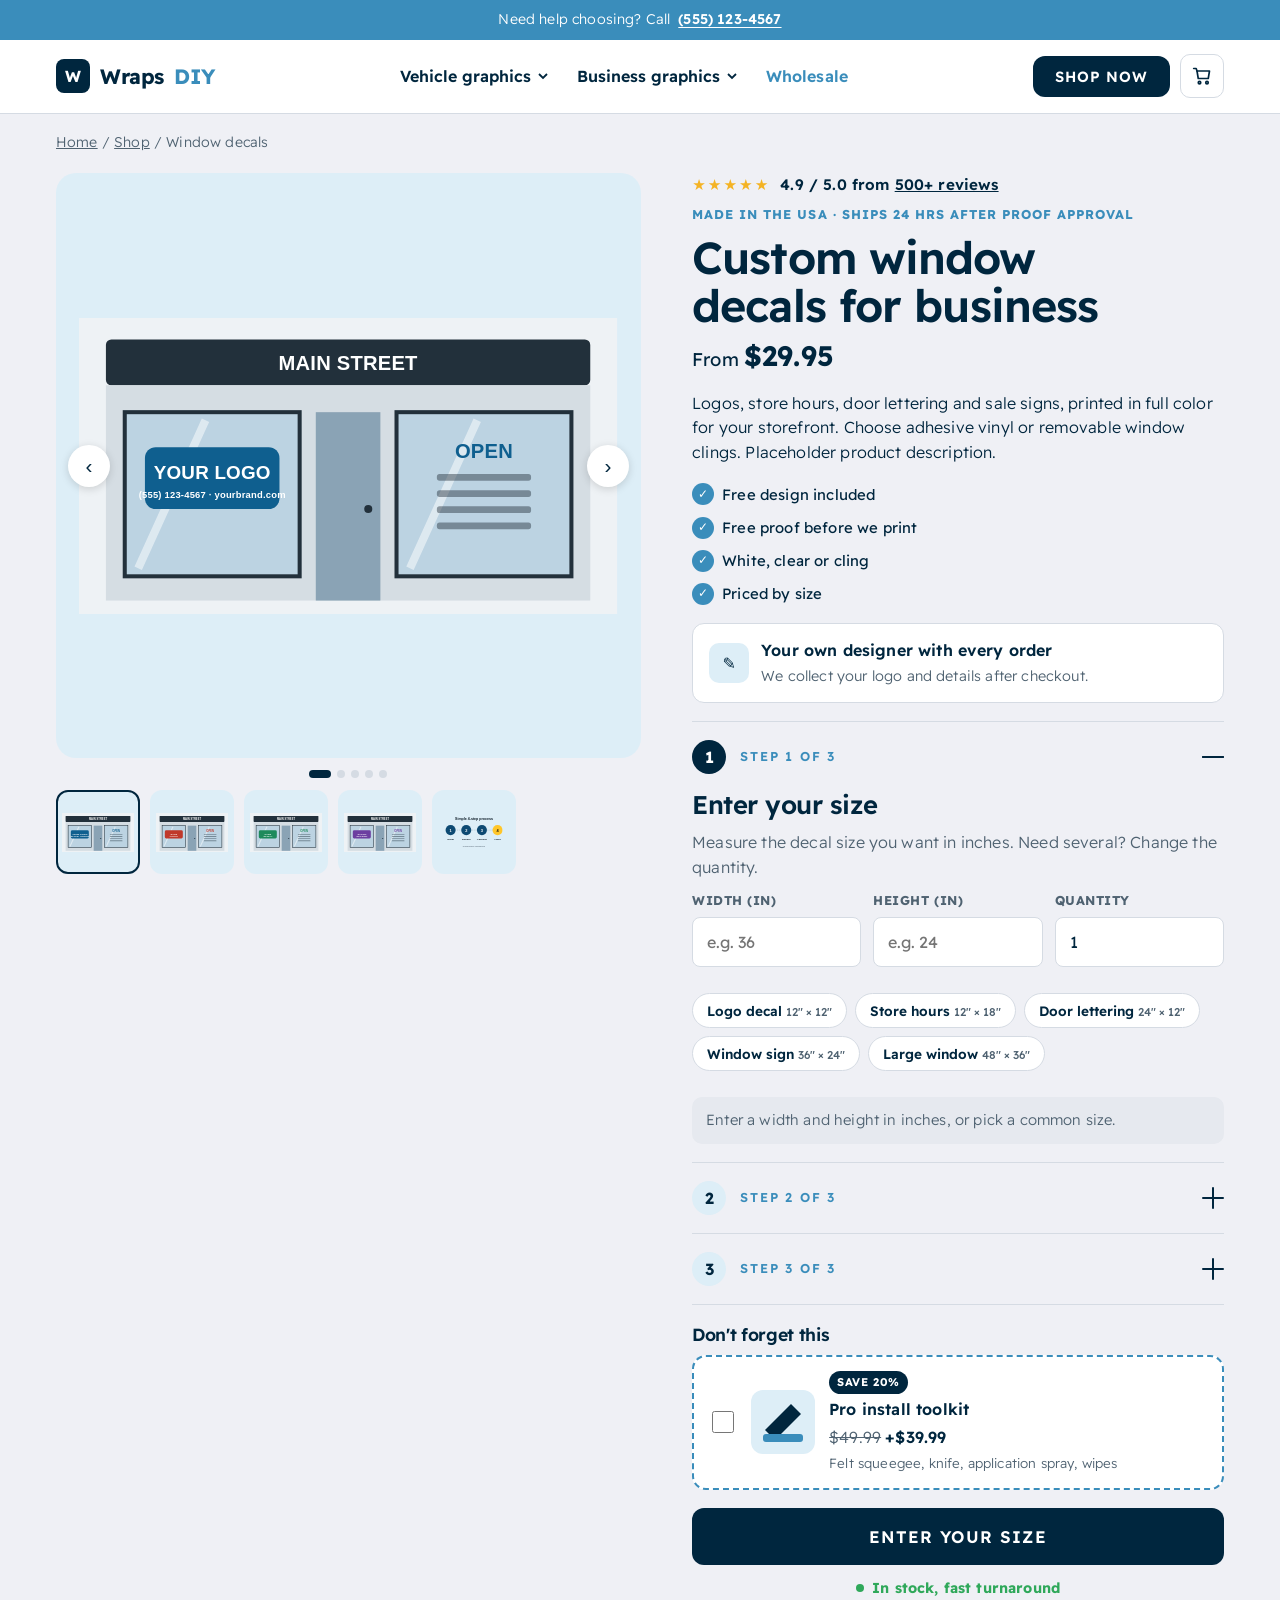
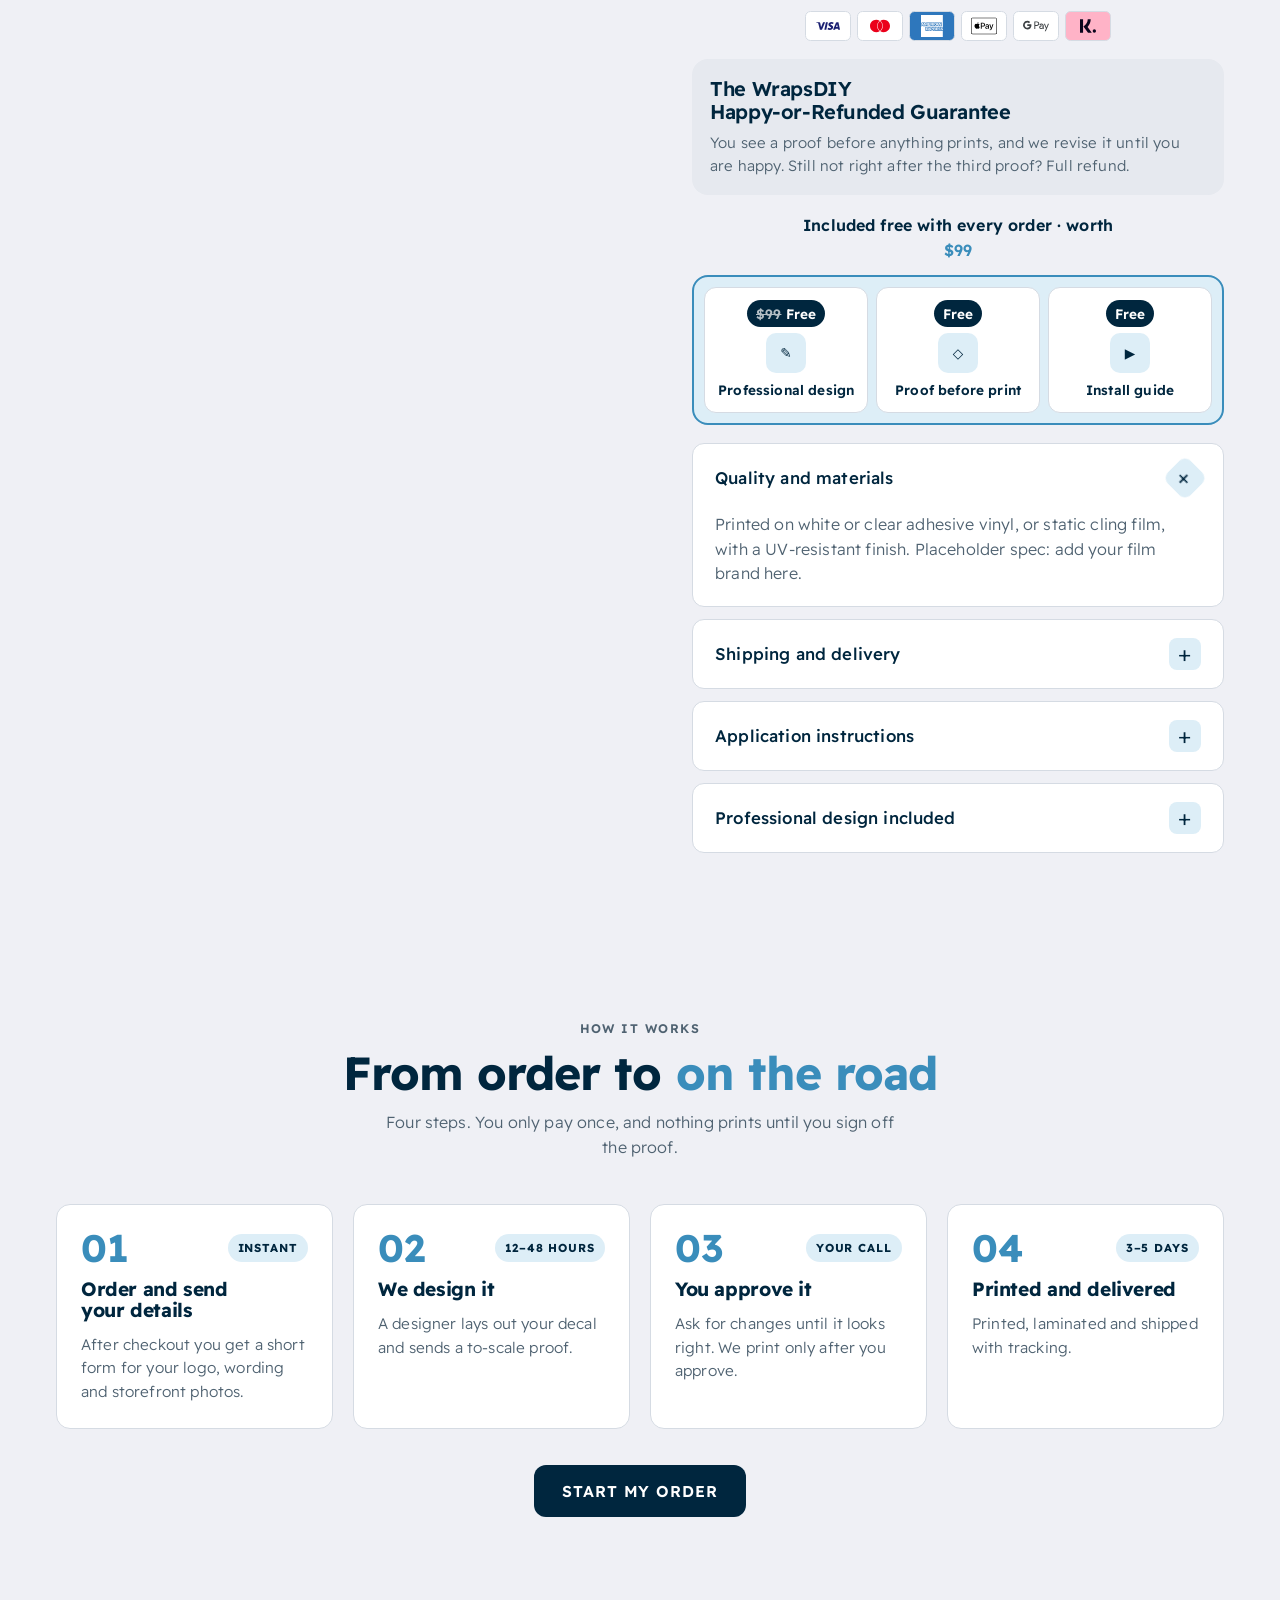
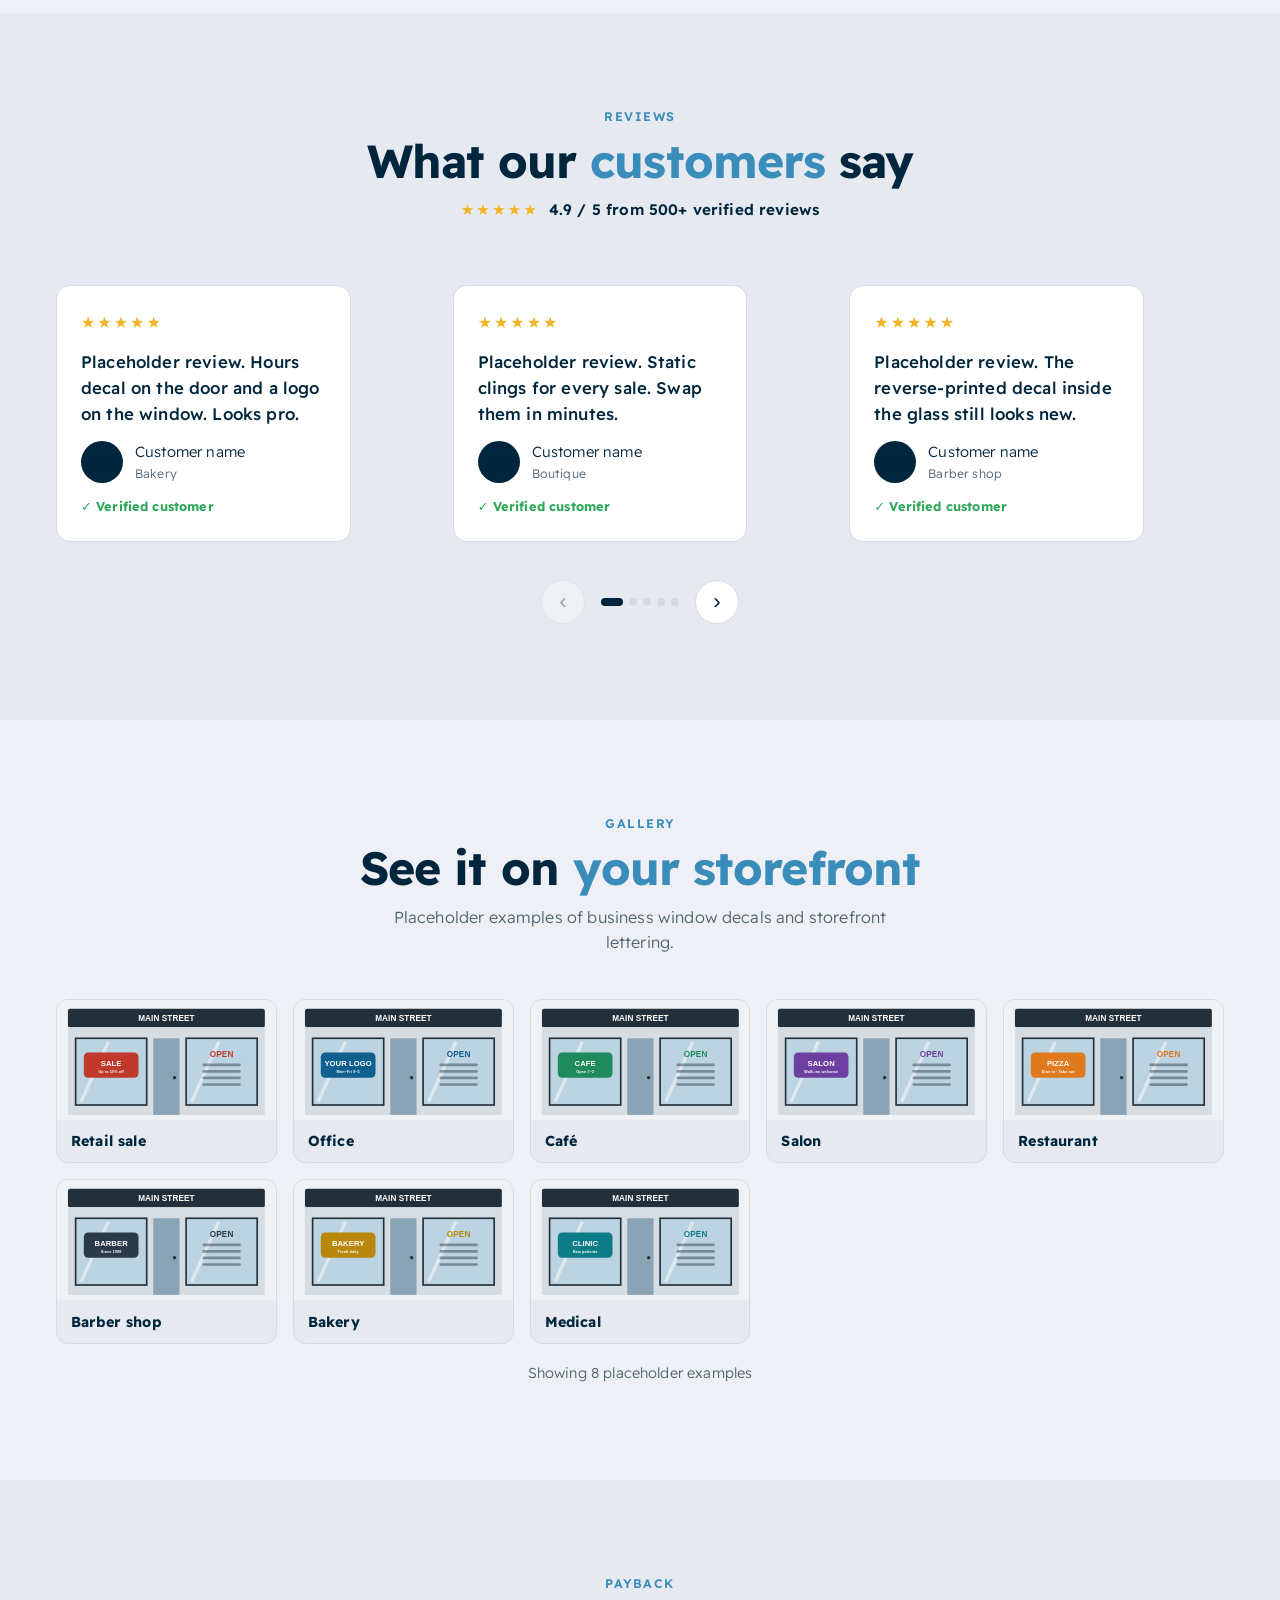
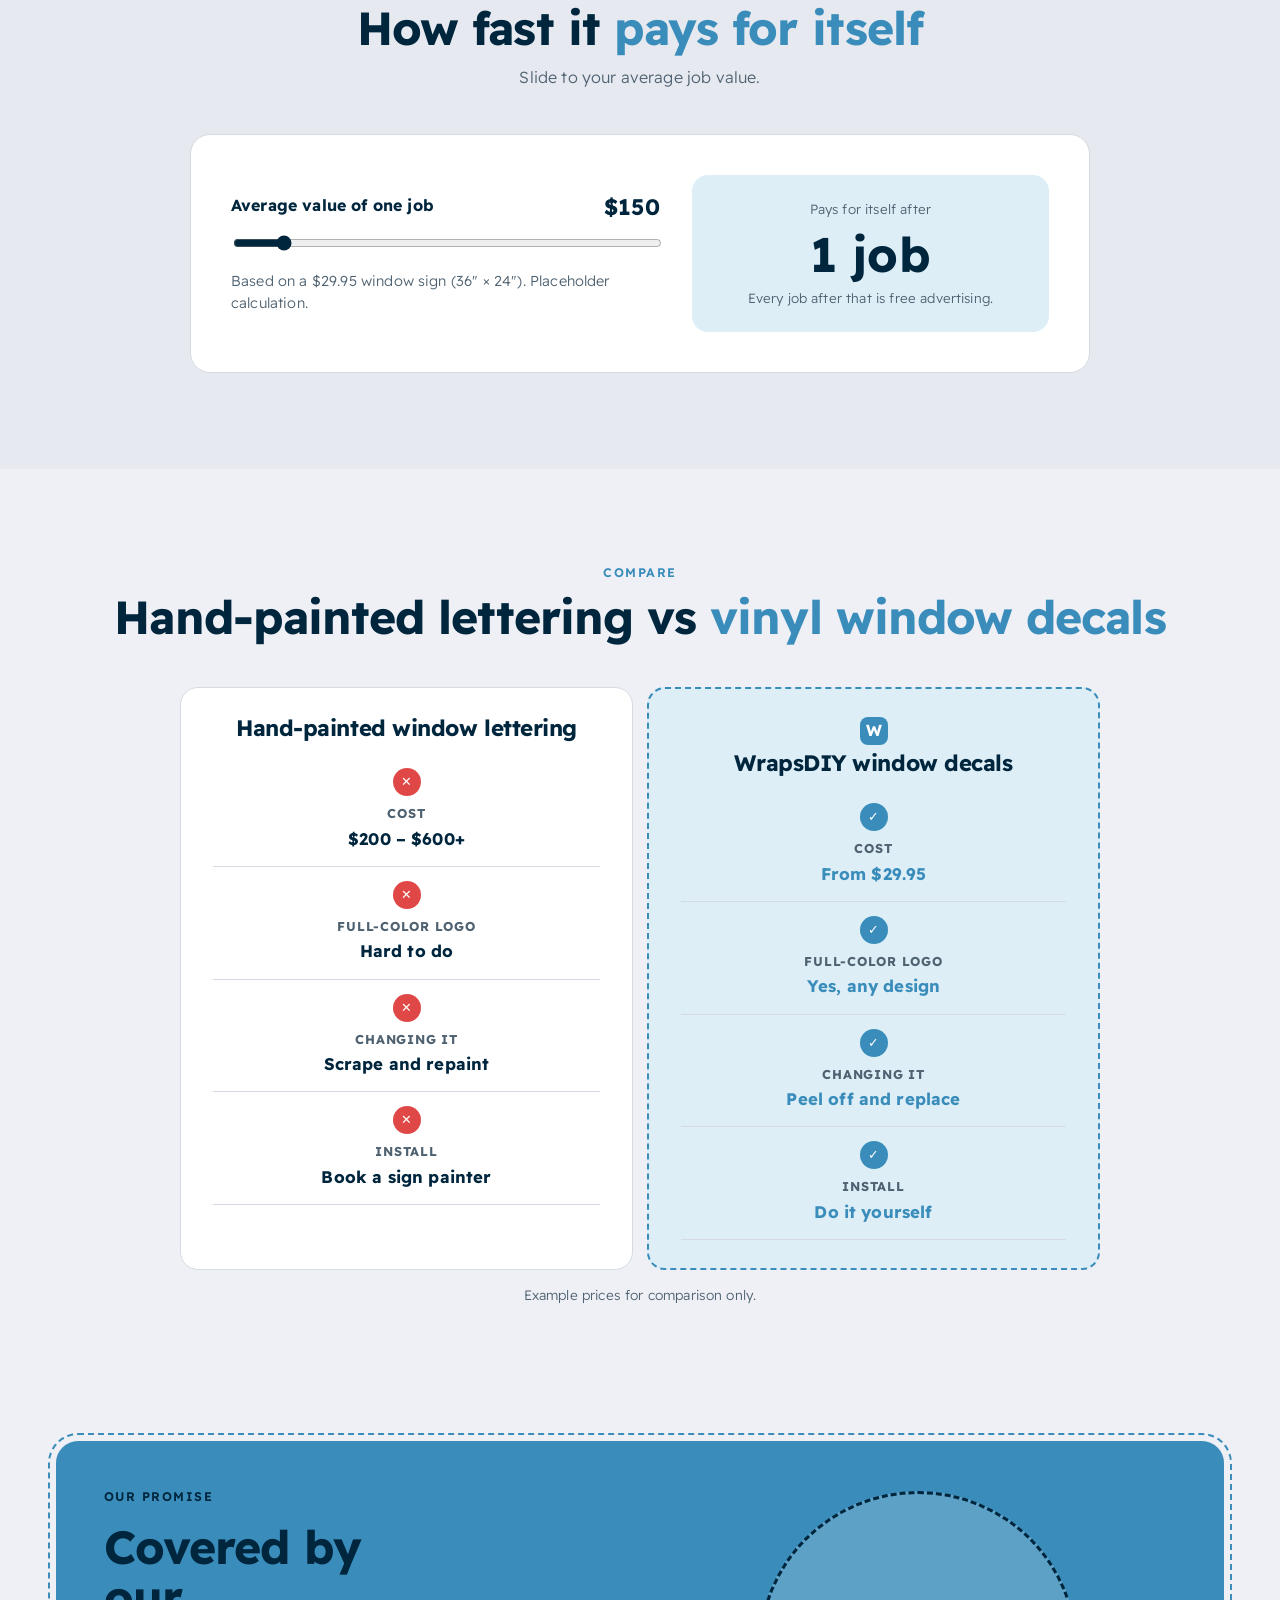
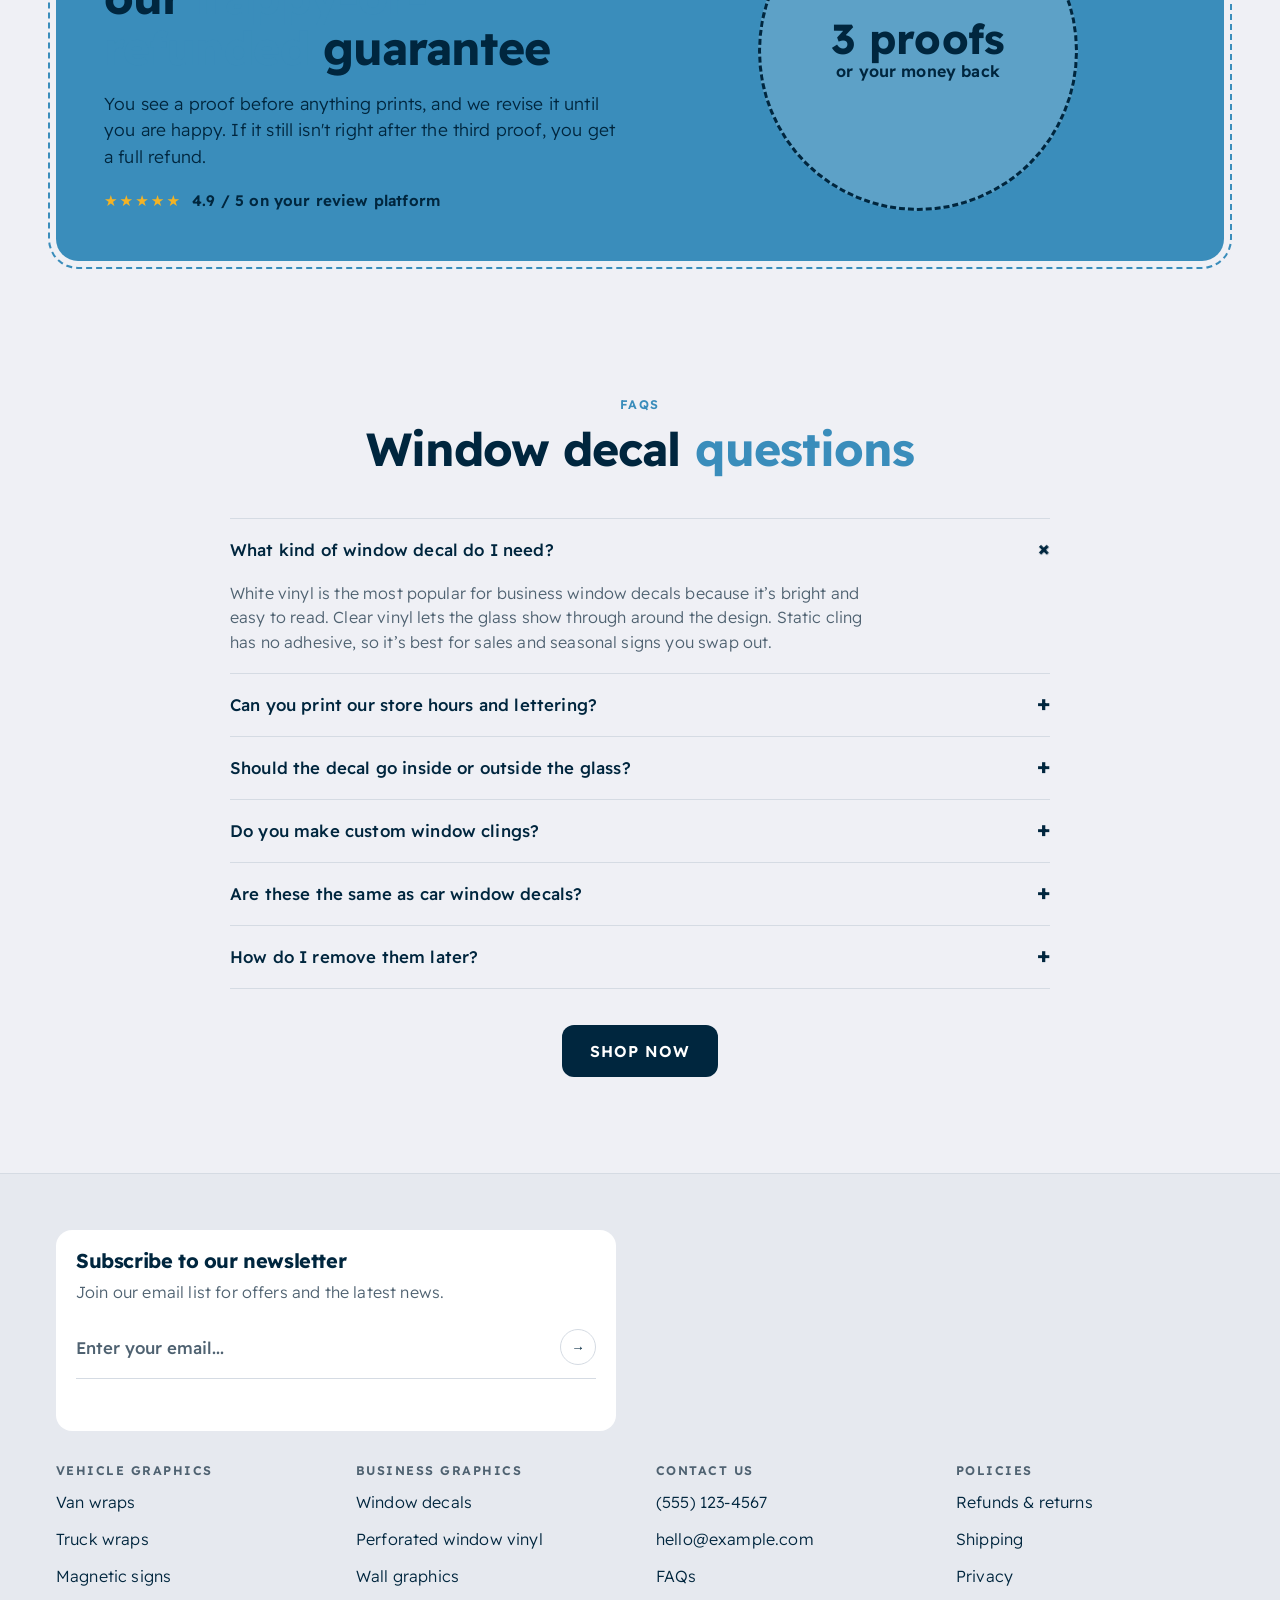
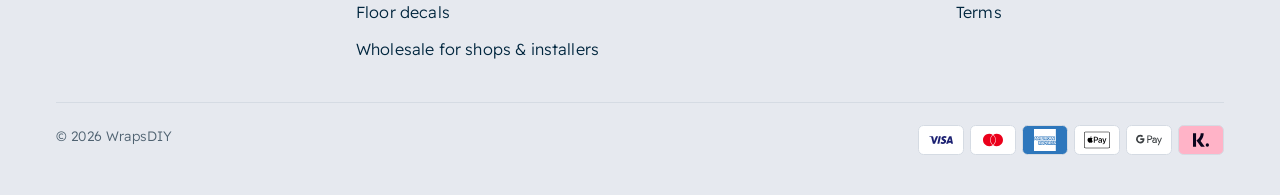
<file: products/window-decals/index.html>
<!doctype html>
<html lang="en">
<head>
<meta charset="utf-8">
<meta name="viewport" content="width=device-width, initial-scale=1, viewport-fit=cover">
<title>Custom Window Decals for Business from $29.95 | WrapsDIY</title>
<link rel="canonical" href="https://wrapsdiy.com/products/window-decals/">
<meta name="description" content="Custom window decals for business: logos, store hours, storefront lettering and window clings. White, clear or static cling vinyl. Free design, priced by size.">
<meta property="og:type" content="website">
<meta property="og:site_name" content="WrapsDIY">
<meta property="og:title" content="Custom Window Decals for Business from $29.95 | WrapsDIY">
<meta property="og:url" content="https://wrapsdiy.com/products/window-decals/">
<meta property="og:description" content="Custom window decals for business: logos, store hours, storefront lettering and window clings. White, clear or static cling vinyl. Free design, priced by size.">
<meta name="twitter:card" content="summary_large_image">
<link rel="preconnect" href="https://fonts.googleapis.com">
<link rel="preconnect" href="https://fonts.gstatic.com" crossorigin>
<link rel="stylesheet" href="https://fonts.googleapis.com/css2?family=Readex+Pro:wght@300;400;500;600;700&display=swap">
<link rel="stylesheet" href="../../assets/styles.css">
<script type="application/ld+json">
{
 "@context": "https://schema.org",
 "@type": "Product",
 "name": "Custom Window Decals",
 "brand": {
  "@type": "Brand",
  "name": "WrapsDIY"
 },
 "description": "Custom printed business window decals, storefront lettering and window clings on white, clear or static cling vinyl, priced by the square foot.",
 "offers": {
  "@type": "AggregateOffer",
  "priceCurrency": "USD",
  "lowPrice": "29.95",
  "highPrice": "683.10",
  "availability": "https://schema.org/InStock"
 }
}
</script>
<script type="application/ld+json">
{
 "@context": "https://schema.org",
 "@type": "BreadcrumbList",
 "itemListElement": [
  {
   "@type": "ListItem",
   "position": 1,
   "name": "Home",
   "item": "https://wrapsdiy.com/"
  },
  {
   "@type": "ListItem",
   "position": 2,
   "name": "Custom Window Decals",
   "item": "https://wrapsdiy.com/products/window-decals/"
  }
 ]
}
</script>
<script type="application/ld+json">
{
 "@context": "https://schema.org",
 "@type": "FAQPage",
 "mainEntity": [
  {
   "@type": "Question",
   "name": "What kind of window decal do I need?",
   "acceptedAnswer": {
    "@type": "Answer",
    "text": "White vinyl is the most popular for business window decals because it\u2019s bright and easy to read. Clear vinyl lets the glass show through around the design. Static cling has no adhesive, so it\u2019s best for sales and seasonal signs you swap out."
   }
  },
  {
   "@type": "Question",
   "name": "Can you print our store hours and lettering?",
   "acceptedAnswer": {
    "@type": "Answer",
    "text": "Yes. Send your hours, logo and any wording on the design form and we\u2019ll lay it out. You approve a proof before anything prints."
   }
  },
  {
   "@type": "Question",
   "name": "Should the decal go inside or outside the glass?",
   "acceptedAnswer": {
    "@type": "Answer",
    "text": "Outside is standard and the brightest. Inside, facing out is printed in reverse and reads through the glass, so it\u2019s protected from weather and cleaning."
   }
  },
  {
   "@type": "Question",
   "name": "Do you make custom window clings?",
   "acceptedAnswer": {
    "@type": "Answer",
    "text": "Yes. Choose static cling in step 2. It holds on by static, peels off cleanly and can be reused."
   }
  },
  {
   "@type": "Question",
   "name": "Are these the same as car window decals?",
   "acceptedAnswer": {
    "@type": "Answer",
    "text": "They\u2019re made the same way and work on car and truck windows too. For a full-coverage graphic you can still see through, try perforated window vinyl."
   }
  },
  {
   "@type": "Question",
   "name": "How do I remove them later?",
   "acceptedAnswer": {
    "@type": "Answer",
    "text": "Adhesive vinyl peels off with a little heat from a hair dryer. Clean any residue with alcohol. Static clings simply peel off."
   }
  }
 ]
}
</script>
<style>
.vsel.sizein{grid-template-columns:1fr 1fr 1fr}
.sizein label{display:grid;gap:6px;font-weight:700;font-size:.8rem;letter-spacing:.04em;text-transform:uppercase;color:var(--muted)}
.sizein input{width:100%;height:50px;border:1px solid var(--line);border-radius:8px;padding:0 14px;font:400 1rem var(--body);background:var(--card);color:var(--fg)}
.presets{display:flex;flex-wrap:wrap;gap:8px;margin:14px 0}
.presets button{border:1px solid var(--line);background:var(--card);color:var(--fg);border-radius:999px;padding:8px 14px;font:600 .85rem var(--body);cursor:pointer}
.presets button small{color:var(--muted);font-weight:500}
.presets button:hover{border-color:var(--blue)}
@media (max-width:460px){.vsel.sizein{grid-template-columns:1fr 1fr}.sizein label:last-child{grid-column:1/-1}}
</style>
</head>
<body>
<div class="util"><div class="wrap">Need help choosing? Call <b>(555) 123-4567</b></div></div>

<header class="nav">
  <div class="wrap">
    <a class="logo" href="../../"><span class="logo-mark">W</span>Wraps<span class="logo-diy">DIY</span></a>
    <ul>
      <li class="dd"><button class="dd-btn" type="button" aria-expanded="false" aria-haspopup="true" onclick="var l=this.parentNode,o=!l.classList.contains('open');document.querySelectorAll('.nav .dd.open').forEach(function(x){x.classList.remove('open');x.firstElementChild.setAttribute('aria-expanded','false')});l.classList.toggle('open',o);this.setAttribute('aria-expanded',String(o))">Vehicle graphics <svg width="12" height="12" viewBox="0 0 12 12" aria-hidden="true"><path d="M2 4l4 4 4-4" fill="none" stroke="currentColor" stroke-width="1.8"/></svg></button>
        <div class="dd-menu"><a href="../../products/custom-van-wrap/"><b>Van wraps</b><small>Full wrap, half wrap or decals</small></a><a href="../../products/truck-wraps/"><b>Truck wraps</b><small>Pickups and box trucks</small></a><a href="../../products/magnetic-signs/"><b>Magnetic signs</b><small>Cars, trucks and vans</small></a></div></li>
      <li class="dd"><button class="dd-btn" type="button" aria-expanded="false" aria-haspopup="true" onclick="var l=this.parentNode,o=!l.classList.contains('open');document.querySelectorAll('.nav .dd.open').forEach(function(x){x.classList.remove('open');x.firstElementChild.setAttribute('aria-expanded','false')});l.classList.toggle('open',o);this.setAttribute('aria-expanded',String(o))">Business graphics <svg width="12" height="12" viewBox="0 0 12 12" aria-hidden="true"><path d="M2 4l4 4 4-4" fill="none" stroke="currentColor" stroke-width="1.8"/></svg></button>
        <div class="dd-menu"><a href="../../products/window-decals/"><b>Window decals</b><small>Logos, hours and window clings</small></a><a href="../../products/perforated-window-vinyl/"><b>Perforated window vinyl</b><small>See out from inside</small></a><a href="../../products/wall-graphics/"><b>Wall graphics</b><small>Logo walls and murals</small></a><a href="../../products/floor-decals/"><b>Floor decals</b><small>Anti-slip logos and arrows</small></a></div></li>
      <li><a href="../../pages/wholesale/" class="nav-ws">Wholesale</a></li>
    </ul>
    <div class="navr">
      <a class="btn desk-cta" href="../../products/custom-van-wrap/">Shop now</a>
      <button class="cartbtn" id="cartBtn" aria-label="Open cart">
        <svg width="20" height="20" viewBox="0 0 24 24" fill="none" stroke="currentColor" stroke-width="2" stroke-linecap="round" stroke-linejoin="round"><path d="M6 6h15l-1.5 9h-12z"/><path d="M6 6 5 3H2"/><circle cx="9" cy="20" r="1.5"/><circle cx="18" cy="20" r="1.5"/></svg>
        <span class="cartcount" id="cartCount" hidden>0</span>
      </button>
      <button class="burger" id="burger" aria-label="Open menu" aria-expanded="false">
        <svg class="ib" width="20" height="20" viewBox="0 0 20 20" fill="none" stroke="currentColor" stroke-width="2"><path d="M2 5h16M2 10h16M2 15h16"/></svg><svg class="ix" width="20" height="20" viewBox="0 0 20 20" fill="none" stroke="currentColor" stroke-width="2"><path d="M4 4l12 12M16 4L4 16"/></svg>
      </button>
    </div>
  </div>
  <nav class="mobile-menu" id="mobileMenu" hidden>
    <div class="wrap">
      <p class="mm-h">Vehicle graphics</p>
      <a class="item" href="../../products/custom-van-wrap/">Van wraps <span>→</span></a>
      <a class="item" href="../../products/truck-wraps/">Truck wraps <span>→</span></a>
      <a class="item" href="../../products/magnetic-signs/">Magnetic signs <span>→</span></a>
      <p class="mm-h">Business graphics</p>
      <a class="item" href="../../products/window-decals/">Window decals <span>→</span></a>
      <a class="item" href="../../products/perforated-window-vinyl/">Perforated window vinyl <span>→</span></a>
      <a class="item" href="../../products/wall-graphics/">Wall graphics <span>→</span></a>
      <a class="item" href="../../products/floor-decals/">Floor decals <span>→</span></a>
      <p class="mm-h">Help</p>
      <a class="item" href="#how">How it works <span>→</span></a>
      <a class="item" href="#reviews">Reviews <span>→</span></a>
      <a class="item" href="#faq">FAQs <span>→</span></a>
      <a class="item mm-ws" href="../../pages/wholesale/">Wholesale <span>Shops &amp; installers</span></a>
    </div>
  </nav>
</header>

<main id="top">
<div id="productView">
  <div class="wrap crumbs"><a href="../../">Home</a> / <a href="../../#products">Shop</a> / Window decals</div>
  <section class="pd" id="product">
    <div class="wrap">
      <div class="phead">
        <div class="rating"><span class="stars">★★★★★</span> <span><b>4.9</b> / 5.0 from <a href="#reviews">500+ reviews</a></span></div>
        <span class="pmeta">MADE IN THE USA · SHIPS 24 HRS AFTER PROOF APPROVAL</span>
        <h1>Custom window decals for business</h1>
        <div class="pprice">From <b id="fromPrice">$29.95</b></div>
      </div>
      <div class="pgal">
        <div class="pmain">
          <span class="pchip" id="pchip">Example vehicle</span>
          <div id="pslide"></div>
          <button class="parrow prev" id="pprev" aria-label="Previous image">‹</button>
          <button class="parrow next" id="pnext" aria-label="Next image">›</button>
          <span class="pcount" id="pcount">1 / 6</span>
        </div>
        <div class="pdots" id="pdots"></div>
        <div class="thumbs" id="pthumbs"></div>
      </div>

      <div class="pinfo">
        <p>Logos, store hours, door lettering and sale signs, printed in full color for your storefront. Choose adhesive vinyl or removable window clings. Placeholder product description.</p>
        <ul class="badges"><li>Free design included</li><li>Free proof before we print</li><li>White, clear or cling</li><li>Priced by size</li></ul>
        <div class="designer"><span class="ico">✎</span><div><b>Your own designer with every order</b><span class="t">We collect your logo and details after checkout.</span></div></div>

        <div class="builder">
        <div class="bstep" id="step1">
          <button class="bhead" type="button" aria-expanded="true"><span class="bnum">1</span><small>Step 1 of 3</small><span class="plus" aria-hidden="true">+</span></button>
          <div class="bbody">
            <h2>Enter your size</h2>
            <p>Measure the decal size you want in inches. Need several? Change the quantity.</p>
            <div class="vsel sizein">
              <label for="pw">Width (in)<input id="pw" type="number" min="1" step="0.25" inputmode="decimal" placeholder="e.g. 36"></label>
              <label for="ph">Height (in)<input id="ph" type="number" min="1" step="0.25" inputmode="decimal" placeholder="e.g. 24"></label>
              <label for="pq">Quantity<input id="pq" type="number" min="1" step="1" inputmode="numeric" value="1"></label>
            </div>
            <div class="presets" id="presets" aria-label="Common sizes"></div>
            <p class="hint" id="sizeOut" aria-live="polite"></p>
          </div>
        </div>

        <div class="bstep" id="step2">
          <button class="bhead" type="button" aria-expanded="false"><span class="bnum">2</span><small>Step 2 of 3</small><span class="plus" aria-hidden="true">+</span></button>
          <div class="bbody" hidden>
            <h2>Choose your material</h2>
            <p>All three are printed in full color.</p>
            <p class="hint" id="sideHint">Enter your size first to see prices.</p>
            <div class="sides mats" id="o2box" role="radiogroup" aria-label="Choose your material" hidden></div>
          </div>
        </div>

        <div class="bstep" id="step3">
          <button class="bhead" type="button" aria-expanded="false"><span class="bnum">3</span><small>Step 3 of 3</small><span class="plus" aria-hidden="true">+</span></button>
          <div class="bbody" hidden>
            <h2>Choose the side of the glass</h2>
            <p>Where the decal will be applied. Same price.</p>
            <div class="sides mats" id="mats" role="radiogroup" aria-label="Choose the side of the glass"></div>
          </div>
        </div>
        </div>

        <div class="addon">
          <h3>Don't forget this</h3>
          <label class="upsell" for="bonnet">
            <input type="checkbox" id="bonnet">
            <svg viewBox="0 0 64 64" aria-hidden="true"><rect width="64" height="64" rx="12" fill="#ddeef7"/><path d="M14 40 L40 14 L50 24 L24 50 Z" fill="#00263e"/><rect x="12" y="44" width="40" height="8" rx="3" fill="#3a8dbb"/></svg>
            <span class="ub"><span class="save">Save 20%</span><b>Pro install toolkit</b><span><s>$49.99</s> <b>+$39.99</b></span><small>Felt squeegee, knife, application spray, wipes</small></span>
          </label>
        </div>

        <div class="atc">
          <button class="btn" id="atcBtn" disabled>Select a vehicle</button>
          <span class="stock">In stock, fast turnaround</span>
          <div class="pay" aria-label="Payment methods we accept"><svg class="pm" viewBox="0 0 46 30" role="img" aria-label="Visa"><title>Visa</title><rect x=".5" y=".5" width="45" height="29" rx="5" fill="#ffffff" stroke="#d5dbe3"/><path transform="translate(11.0 3.0) scale(1.000)" fill="#1A1F71" d="M9.112 8.262L5.97 15.758H3.92L2.374 9.775c-.094-.368-.175-.503-.461-.658C1.447 8.864.677 8.627 0 8.479l.046-.217h3.3a.904.904 0 01.894.764l.817 4.338 2.018-5.102zm8.033 5.049c.008-1.979-2.736-2.088-2.717-2.972.006-.269.262-.555.822-.628a3.66 3.66 0 011.913.336l.34-1.59a5.207 5.207 0 00-1.814-.333c-1.917 0-3.266 1.02-3.278 2.479-.012 1.079.963 1.68 1.698 2.04.756.367 1.01.603 1.006.931-.005.504-.602.725-1.16.734-.975.015-1.54-.263-1.992-.473l-.351 1.642c.453.208 1.289.39 2.156.398 2.037 0 3.37-1.006 3.377-2.564m5.061 2.447H24l-1.565-7.496h-1.656a.883.883 0 00-.826.55l-2.909 6.946h2.036l.405-1.12h2.488zm-2.163-2.656l1.02-2.815.588 2.815zm-8.16-4.84l-1.603 7.496H8.34l1.605-7.496z"/></svg><svg class="pm" viewBox="0 0 46 30" role="img" aria-label="Mastercard"><title>Mastercard</title><rect x=".5" y=".5" width="45" height="29" rx="5" fill="#ffffff" stroke="#d5dbe3"/><path transform="translate(13.0 5.0) scale(0.833)" fill="#EB001B" d="M11.343 18.031c.058.049.12.098.181.146-1.177.783-2.59 1.238-4.107 1.238C3.32 19.416 0 16.096 0 12c0-4.095 3.32-7.416 7.416-7.416 1.518 0 2.931.456 4.105 1.238-.06.051-.12.098-.165.15C9.6 7.489 8.595 9.688 8.595 12c0 2.311 1.001 4.51 2.748 6.031zm5.241-13.447c-1.52 0-2.931.456-4.105 1.238.06.051.12.098.165.15C14.4 7.489 15.405 9.688 15.405 12c0 2.31-1.001 4.507-2.748 6.031-.058.049-.12.098-.181.146 1.177.783 2.588 1.238 4.107 1.238C20.68 19.416 24 16.096 24 12c0-4.094-3.32-7.416-7.416-7.416zM12 6.174c-.096.075-.189.15-.28.231C10.156 7.764 9.169 9.765 9.169 12c0 2.236.987 4.236 2.551 5.595.09.08.185.158.28.232.096-.074.189-.152.28-.232 1.563-1.359 2.551-3.359 2.551-5.595 0-2.235-.987-4.236-2.551-5.595-.09-.08-.184-.156-.28-.231z"/></svg><svg class="pm" viewBox="0 0 46 30" role="img" aria-label="American Express"><title>American Express</title><rect x=".5" y=".5" width="45" height="29" rx="5" fill="#2E77BC" stroke="#d5dbe3"/><path transform="translate(12.0 4.0) scale(0.917)" fill="#ffffff" d="M16.015 14.378c0-.32-.135-.496-.344-.622-.21-.12-.464-.135-.81-.135h-1.543v2.82h.675v-1.027h.72c.24 0 .39.024.478.125.12.13.104.38.104.55v.35h.66v-.555c-.002-.25-.017-.376-.108-.516-.06-.08-.18-.18-.33-.234l.02-.008c.18-.072.48-.297.48-.747zm-.87.407l-.028-.002c-.09.053-.195.058-.33.058h-.81v-.63h.824c.12 0 .24 0 .33.05.098.048.156.147.15.255 0 .12-.045.215-.134.27zM20.297 15.837H19v.6h1.304c.676 0 1.05-.278 1.05-.884 0-.28-.066-.448-.187-.582-.153-.133-.392-.193-.73-.207l-.376-.015c-.104 0-.18 0-.255-.03-.09-.03-.15-.105-.15-.21 0-.09.017-.166.09-.21.083-.046.177-.066.272-.06h1.23v-.602h-1.35c-.704 0-.958.437-.958.84 0 .9.776.855 1.407.87.104 0 .18.015.225.06.046.03.082.106.082.18 0 .077-.035.15-.08.18-.06.053-.15.07-.277.07zM0 0v10.096L.81 8.22h1.75l.225.464V8.22h2.043l.45 1.02.437-1.013h6.502c.295 0 .56.057.756.236v-.23h1.787v.23c.307-.17.686-.23 1.12-.23h2.606l.24.466v-.466h1.918l.254.465v-.466h1.858v3.948H20.87l-.36-.6v.585h-2.353l-.256-.63h-.583l-.27.614h-1.213c-.48 0-.84-.104-1.08-.24v.24h-2.89v-.884c0-.12-.03-.12-.105-.135h-.105v1.036H6.067v-.48l-.21.48H4.69l-.202-.48v.465H2.235l-.256-.624H1.4l-.256.624H0V24h23.786v-7.108c-.27.135-.613.18-.973.18H21.09v-.255c-.21.165-.57.255-.914.255H14.71v-.9c0-.12-.018-.12-.12-.12h-.075v1.022h-1.8v-1.066c-.298.136-.643.15-.928.136h-.214v.915h-2.18l-.54-.617-.57.6H4.742v-3.93h3.61l.518.602.554-.6h2.412c.28 0 .74.03.942.225v-.24h2.177c.202 0 .644.045.903.225v-.24h3.265v.24c.163-.164.508-.24.803-.24h1.89v.24c.194-.15.464-.24.84-.24h1.176V0H0zM21.156 14.955c.004.005.006.012.01.016.01.01.024.01.032.02l-.042-.035zM23.828 13.082h.065v.555h-.065zM23.865 15.03v-.005c-.03-.025-.046-.048-.075-.07-.15-.153-.39-.215-.764-.225l-.36-.012c-.12 0-.194-.007-.27-.03-.09-.03-.15-.105-.15-.21 0-.09.03-.16.09-.204.076-.045.15-.05.27-.05h1.223v-.588h-1.283c-.69 0-.96.437-.96.84 0 .9.78.855 1.41.87.104 0 .18.015.224.06.046.03.076.106.076.18 0 .07-.034.138-.09.18-.045.056-.136.07-.27.07h-1.288v.605h1.287c.42 0 .734-.118.9-.36h.03c.09-.134.135-.3.135-.523 0-.24-.045-.39-.135-.526zM18.597 14.208v-.583h-2.235V16.458h2.235v-.585h-1.57v-.57h1.533v-.584h-1.532v-.51M13.51 8.787h.685V11.6h-.684zM13.126 9.543l-.007.006c0-.314-.13-.5-.34-.624-.217-.125-.47-.135-.81-.135H10.43v2.82h.674v-1.034h.72c.24 0 .39.03.487.12.122.136.107.378.107.548v.354h.677v-.553c0-.25-.016-.375-.11-.516-.09-.107-.202-.19-.33-.237.172-.07.472-.3.472-.75zm-.855.396h-.015c-.09.054-.195.056-.33.056H11.1v-.623h.825c.12 0 .24.004.33.05.09.04.15.128.15.25s-.047.22-.134.266zM15.92 9.373h.632v-.6h-.644c-.464 0-.804.105-1.02.33-.286.3-.362.69-.362 1.11 0 .512.123.833.36 1.074.232.238.645.31.97.31h.78l.255-.627h1.39l.262.627h1.36v-2.11l1.272 2.11h.95l.002.002V8.786h-.684v1.963l-1.18-1.96h-1.02V11.4L18.11 8.744h-1.004l-.943 2.22h-.3c-.177 0-.362-.03-.468-.134-.125-.15-.186-.36-.186-.662 0-.285.08-.51.194-.63.133-.135.272-.165.516-.165zm1.668-.108l.464 1.118v.002h-.93l.466-1.12zM2.38 10.97l.254.628H4V9.393l.972 2.205h.584l.973-2.202.015 2.202h.69v-2.81H6.118l-.807 1.904-.876-1.905H3.343v2.663L2.205 8.787h-.997L.01 11.597h.72l.26-.626h1.39zm-.688-1.705l.46 1.118-.003.002h-.915l.457-1.12zM11.856 13.62H9.714l-.85.923-.825-.922H5.346v2.82H8l.855-.932.824.93h1.302v-.94h.838c.6 0 1.17-.164 1.17-.945l-.006-.003c0-.78-.598-.93-1.128-.93zM7.67 15.853l-.014-.002H6.02v-.557h1.47v-.574H6.02v-.51H7.7l.733.82-.764.824zm2.642.33l-1.03-1.147 1.03-1.108v2.253zm1.553-1.258h-.885v-.717h.885c.24 0 .42.098.42.344 0 .243-.15.372-.42.372zM9.967 9.373v-.586H7.73V11.6h2.237v-.58H8.4v-.564h1.527V9.88H8.4v-.507"/></svg><svg class="pm" viewBox="0 0 46 30" role="img" aria-label="Apple Pay"><title>Apple Pay</title><rect x=".5" y=".5" width="45" height="29" rx="5" fill="#ffffff" stroke="#d5dbe3"/><path transform="translate(10.0 2.0) scale(1.083)" fill="#000000" d="M2.15 4.318a42.16 42.16 0 0 0-.454.003c-.15.005-.303.013-.452.04a1.44 1.44 0 0 0-1.06.772c-.07.138-.114.278-.14.43-.028.148-.037.3-.04.45A10.2 10.2 0 0 0 0 6.222v11.557c0 .07.002.138.003.207.004.15.013.303.04.452.027.15.072.291.142.429a1.436 1.436 0 0 0 .63.63c.138.07.278.115.43.142.148.027.3.036.45.04l.208.003h20.194l.207-.003c.15-.004.303-.013.452-.04.15-.027.291-.071.428-.141a1.432 1.432 0 0 0 .631-.631c.07-.138.115-.278.141-.43.027-.148.036-.3.04-.45.002-.07.003-.138.003-.208l.001-.246V6.221c0-.07-.002-.138-.004-.207a2.995 2.995 0 0 0-.04-.452 1.446 1.446 0 0 0-1.2-1.201 3.022 3.022 0 0 0-.452-.04 10.448 10.448 0 0 0-.453-.003zm0 .512h19.942c.066 0 .131.002.197.003.115.004.25.01.375.032.109.02.2.05.287.094a.927.927 0 0 1 .407.407.997.997 0 0 1 .094.288c.022.123.028.258.031.374.002.065.003.13.003.197v11.552c0 .065 0 .13-.003.196-.003.115-.009.25-.032.375a.927.927 0 0 1-.5.693 1.002 1.002 0 0 1-.286.094 2.598 2.598 0 0 1-.373.032l-.2.003H1.906c-.066 0-.133-.002-.196-.003a2.61 2.61 0 0 1-.375-.032c-.109-.02-.2-.05-.288-.094a.918.918 0 0 1-.406-.407 1.006 1.006 0 0 1-.094-.288 2.531 2.531 0 0 1-.032-.373 9.588 9.588 0 0 1-.002-.197V6.224c0-.065 0-.131.002-.197.004-.114.01-.248.032-.375.02-.108.05-.199.094-.287a.925.925 0 0 1 .407-.406 1.03 1.03 0 0 1 .287-.094c.125-.022.26-.029.375-.032.065-.002.131-.002.196-.003zm4.71 3.7c-.3.016-.668.199-.88.456-.191.22-.36.58-.316.918.338.03.675-.169.888-.418.205-.258.345-.603.308-.955zm2.207.42v5.493h.852v-1.877h1.18c1.078 0 1.835-.739 1.835-1.812 0-1.07-.742-1.805-1.808-1.805zm.852.719h.982c.739 0 1.161.396 1.161 1.089 0 .692-.422 1.092-1.164 1.092h-.979zm-3.154.3c-.45.01-.83.28-1.05.28-.235 0-.593-.264-.981-.257a1.446 1.446 0 0 0-1.23.747c-.527.908-.139 2.255.374 2.995.249.366.549.769.944.754.373-.014.52-.242.973-.242.454 0 .586.242.98.235.41-.007.667-.366.915-.733.286-.417.403-.82.41-.841-.007-.008-.79-.308-.797-1.209-.008-.754.615-1.113.644-1.135-.352-.52-.9-.578-1.09-.593a1.123 1.123 0 0 0-.092-.002zm8.204.397c-.99 0-1.606.533-1.652 1.256h.777c.072-.358.369-.586.845-.586.502 0 .803.266.803.711v.309l-1.097.064c-.951.054-1.488.484-1.488 1.184 0 .72.548 1.207 1.332 1.207.526 0 1.032-.281 1.264-.727h.019v.659h.788v-2.76c0-.803-.62-1.317-1.591-1.317zm1.94.072l1.446 4.009c0 .003-.073.24-.073.247-.125.41-.33.571-.711.571-.069 0-.206 0-.267-.015v.666c.06.011.267.019.335.019.83 0 1.226-.312 1.568-1.283l1.5-4.214h-.868l-1.012 3.259h-.015l-1.013-3.26zm-1.167 2.189v.316c0 .521-.45.917-1.024.917-.442 0-.731-.228-.731-.579 0-.342.278-.56.769-.593z"/></svg><svg class="pm" viewBox="0 0 46 30" role="img" aria-label="Google Pay"><title>Google Pay</title><rect x=".5" y=".5" width="45" height="29" rx="5" fill="#ffffff" stroke="#d5dbe3"/><path transform="translate(10.0 2.0) scale(1.083)" fill="#3C4043" d="M3.963 7.235A3.963 3.963 0 00.422 9.419a3.963 3.963 0 000 3.559 3.963 3.963 0 003.541 2.184c1.07 0 1.97-.352 2.627-.957.748-.69 1.18-1.71 1.18-2.916a4.722 4.722 0 00-.07-.806H3.964v1.526h2.14a1.835 1.835 0 01-.79 1.205c-.356.241-.814.379-1.35.379-1.034 0-1.911-.697-2.225-1.636a2.375 2.375 0 010-1.517c.314-.94 1.191-1.636 2.225-1.636a2.152 2.152 0 011.52.594l1.132-1.13a3.808 3.808 0 00-2.652-1.033zm6.501.55v6.9h.886V11.89h1.465c.603 0 1.11-.196 1.522-.588a1.911 1.911 0 00.635-1.464 1.92 1.92 0 00-.635-1.456 2.125 2.125 0 00-1.522-.598zm2.427.85a1.156 1.156 0 01.823.365 1.176 1.176 0 010 1.686 1.171 1.171 0 01-.877.357H11.35V8.635h1.487a1.156 1.156 0 01.054 0zm4.124 1.175c-.842 0-1.477.308-1.907.925l.781.491c.288-.417.68-.626 1.175-.626a1.255 1.255 0 01.856.323 1.009 1.009 0 01.366.785v.202c-.34-.193-.774-.289-1.3-.289-.617 0-1.11.145-1.479.434-.37.288-.554.677-.554 1.165a1.476 1.476 0 00.525 1.156c.35.308.785.463 1.305.463.61 0 1.098-.27 1.465-.81h.038v.655h.848v-2.909c0-.61-.19-1.09-.568-1.44-.38-.35-.896-.525-1.551-.525zm2.263.154l1.946 4.422-1.098 2.38h.915L24 9.963h-.965l-1.368 3.391h-.02l-1.406-3.39zm-2.146 2.368c.494 0 .88.11 1.156.33 0 .372-.147.696-.44.973a1.413 1.413 0 01-.997.414 1.081 1.081 0 01-.69-.232.708.708 0 01-.293-.578c0-.257.12-.47.363-.647.24-.173.54-.26.9-.26Z"/></svg><svg class="pm" viewBox="0 0 46 30" role="img" aria-label="Klarna"><title>Klarna</title><rect x=".5" y=".5" width="45" height="29" rx="5" fill="#FFB3C7" stroke="#d5dbe3"/><path transform="translate(15.0 7.0) scale(0.667)" fill="#0B051D" d="M4.592 2v20H0V2h4.592zm11.46 0c0 4.194-1.583 8.105-4.415 11.068l-.278.283L17.702 22h-5.668l-6.893-9.4 1.779-1.332c2.858-2.14 4.535-5.378 4.637-8.924L11.562 2h4.49zM21.5 17a2.5 2.5 0 110 5 2.5 2.5 0 010-5z"/></svg></div>
        </div>

        <div class="gbox">
          <h3>The WrapsDIY<br>Happy-or-Refunded Guarantee</h3>
          <p>You see a proof before anything prints, and we revise it until you are happy. Still not right after the third proof? Full refund.</p>
        </div>

        <div class="stack">
          <p class="stack-h">Included free with every order · worth <b>$99</b></p>
          <div class="stack-g"><div><span class="sp"><s>$99</s> Free</span><span class="ico">✎</span><span>Professional design</span></div><div><span class="sp">Free</span><span class="ico">◇</span><span>Proof before print</span></div><div><span class="sp">Free</span><span class="ico">▶</span><span>Install guide</span></div></div>
        </div>

        <div class="faq">
          <details open><summary>Quality and materials</summary><div class="ans">Printed on white or clear adhesive vinyl, or static cling film, with a UV-resistant finish. Placeholder spec: add your film brand here.</div></details>
          <details><summary>Shipping and delivery</summary><div class="ans">After checkout we send a form for your logo and details. Your proof arrives within 2 business days. Your decals ship within 24 hours of approving your proof, tracked. Most orders arrive 3–5 business days later.</div></details>
          <details><summary>Application instructions</summary><div class="ans"><ol><li>Clean the glass with soapy water, then alcohol.</li><li>Tape the decal in place and check it’s level.</li><li>Peel the backing and squeegee from the center out.</li><li>Peel the transfer tape off slowly at a low angle.</li></ol></div></details>
          <details><summary>Professional design included</summary><div class="ans">Upload your logo and wording, or a print-ready file, after checkout. A designer lays it out at no extra cost and sends a proof before anything prints.</div></details>
        </div>
      </div>
    </div>
  </section>
</div>

<section class="band-navy" id="how">
  <div class="wrap">
    <div class="head">
      <span class="eyebrow">How it works</span>
      <h2>From order to <em>on the road</em></h2>
      <p>Four steps. You only pay once, and nothing prints until you sign off the proof.</p>
    </div>
    <div class="steps"><div class="step"><div class="step-top"><span class="step-num">01</span><span class="pill">INSTANT</span></div><h3>Order and send your details</h3><p>After checkout you get a short form for your logo, wording and storefront photos.</p></div><div class="step"><div class="step-top"><span class="step-num">02</span><span class="pill">12–48 HOURS</span></div><h3>We design it</h3><p>A designer lays out your decal and sends a to-scale proof.</p></div><div class="step"><div class="step-top"><span class="step-num">03</span><span class="pill">YOUR CALL</span></div><h3>You approve it</h3><p>Ask for changes until it looks right. We print only after you approve.</p></div><div class="step"><div class="step-top"><span class="step-num">04</span><span class="pill">3–5 DAYS</span></div><h3>Printed and delivered</h3><p>Printed, laminated and shipped with tracking.</p></div></div>
    <div class="how-cta"><a class="btn" href="#product">Start my order</a></div>
  </div>
</section>

<section class="band-alt" id="reviews">
  <div class="wrap">
    <div class="head">
      <span class="eyebrow">Reviews</span>
      <h2>What our <em>customers</em> say</h2>
      <div class="rating"><span class="stars">★★★★★</span> 4.9 / 5 from 500+ verified reviews</div>
    </div>
    <div class="rcar">
    <div class="tgrid" id="rtrack" tabindex="0" aria-label="Customer reviews, scroll sideways"><figure class="tcard"><span class="stars">★★★★★</span><blockquote>Placeholder review. Hours decal on the door and a logo on the window. Looks pro.</blockquote><figcaption class="who"><span class="avatar">DM</span><div>Customer name<small>Bakery</small></div></figcaption><span class="verified">✓ Verified customer</span></figure><figure class="tcard"><span class="stars">★★★★★</span><blockquote>Placeholder review. Static clings for every sale. Swap them in minutes.</blockquote><figcaption class="who"><span class="avatar">SR</span><div>Customer name<small>Boutique</small></div></figcaption><span class="verified">✓ Verified customer</span></figure><figure class="tcard"><span class="stars">★★★★★</span><blockquote>Placeholder review. The reverse-printed decal inside the glass still looks new.</blockquote><figcaption class="who"><span class="avatar">AK</span><div>Customer name<small>Barber shop</small></div></figcaption><span class="verified">✓ Verified customer</span></figure><figure class="tcard"><span class="stars">★★★★★</span><blockquote>Placeholder review. Clean lettering on the door for a fraction of a sign painter.</blockquote><figcaption class="who"><span class="avatar">LT</span><div>Customer name<small>Insurance office</small></div></figcaption><span class="verified">✓ Verified customer</span></figure><figure class="tcard"><span class="stars">★★★★★</span><blockquote>Placeholder review. The designer matched our menu colors exactly.</blockquote><figcaption class="who"><span class="avatar">JP</span><div>Customer name<small>Pizza shop</small></div></figcaption><span class="verified">✓ Verified customer</span></figure><figure class="tcard"><span class="stars">★★★★★</span><blockquote>Placeholder review. Logo decals for the office door and two trucks.</blockquote><figcaption class="who"><span class="avatar">RB</span><div>Customer name<small>Auto repair</small></div></figcaption><span class="verified">✓ Verified customer</span></figure><figure class="tcard"><span class="stars">★★★★★</span><blockquote>Placeholder review. Clear vinyl looks like it was painted on the glass.</blockquote><figcaption class="who"><span class="avatar">NH</span><div>Customer name<small>Yoga studio</small></div></figcaption><span class="verified">✓ Verified customer</span></figure></div>
    <div class="rnav">
      <button class="rbtn" id="rprev" aria-label="Previous reviews">‹</button>
      <div class="rdots" id="rdots"></div>
      <button class="rbtn" id="rnext" aria-label="Next reviews">›</button>
    </div>
    </div>
  </div>
</section>

<section id="gallery">
  <div class="wrap">
    <div class="head">
      <span class="eyebrow">Gallery</span>
      <h2>See it on <em>your storefront</em></h2>
      <p>Placeholder examples of business window decals and storefront lettering.</p>
    </div>
    <div class="gallery" id="gallery-grid"></div>
    <p class="gcount" id="gcount"></p>
  </div>
</section>

<section class="band-alt">
  <div class="wrap">
    <div class="head">
      <span class="eyebrow">Payback</span>
      <h2>How fast it <em>pays for itself</em></h2>
      <p>Slide to your average job value.</p>
    </div>
    <div class="roi">
      <div>
        <label for="jobval">Average value of one job <output id="jobout">$150</output></label>
        <input type="range" id="jobval" min="50" max="1000" step="10" value="150">
        <p style="color:var(--muted);margin-top:12px;font-size:.9rem">Based on a $29.95 window sign (36″ × 24″). Placeholder calculation.</p>
      </div>
      <div class="roi-out"><small>Pays for itself after</small><b id="jobsout">1 job</b><small>Every job after that is free advertising.</small></div>
    </div>
  </div>
</section>

<section id="pricing">
  <div class="wrap">
    <div class="head">
      <span class="eyebrow">Compare</span>
      <h2>Hand-painted lettering vs <em>vinyl window decals</em></h2>
    </div>
    <div class="compare">
      <div class="col">
        <h3>Hand-painted window lettering</h3>
        <dl><div><dt>Cost</dt><dd>$200 – $600+</dd></div><div><dt>Full-color logo</dt><dd>Hard to do</dd></div><div><dt>Changing it</dt><dd>Scrape and repaint</dd></div><div><dt>Install</dt><dd>Book a sign painter</dd></div></dl>
      </div>
      <div class="col win">
        <h3><span class="logo-mark" style="width:28px;height:28px;background:var(--blue);color:#fff">W</span>WrapsDIY window decals</h3>
        <dl><div><dt>Cost</dt><dd>From $29.95</dd></div><div><dt>Full-color logo</dt><dd>Yes, any design</dd></div><div><dt>Changing it</dt><dd>Peel off and replace</dd></div><div><dt>Install</dt><dd>Do it yourself</dd></div></dl>
      </div>
    </div>
    <p class="compare-note">Example prices for comparison only.</p>
  </div>
</section>

<section class="guar">
  <div class="wrap">
   <div class="guar-card">
    <div class="guar-copy">
      <span class="eyebrow">Our promise</span>
      <h2>Covered by our <em>happy-or-refunded</em> guarantee</h2>
      <p>You see a proof before anything prints, and we revise it until you are happy. If it still isn't right after the third proof, you get a full refund.</p>
      <div class="rating"><span class="stars">★★★★★</span> 4.9 / 5 on your review platform</div>
    </div>
    <div class="seal"><div><b>3 proofs</b><span>or your money back</span></div></div>
   </div>
  </div>
</section>

<section id="faq">
  <div class="wrap">
    <div class="head">
      <span class="eyebrow">FAQs</span>
      <h2>Window decal <em>questions</em></h2>
    </div>
    <div class="faq">
          <details open><summary>What kind of window decal do I need?</summary><div class="ans">White vinyl is the most popular for business window decals because it’s bright and easy to read. Clear vinyl lets the glass show through around the design. Static cling has no adhesive, so it’s best for sales and seasonal signs you swap out.</div></details>
          <details><summary>Can you print our store hours and lettering?</summary><div class="ans">Yes. Send your hours, logo and any wording on the design form and we’ll lay it out. You approve a proof before anything prints.</div></details>
          <details><summary>Should the decal go inside or outside the glass?</summary><div class="ans">Outside is standard and the brightest. Inside, facing out is printed in reverse and reads through the glass, so it’s protected from weather and cleaning.</div></details>
          <details><summary>Do you make custom window clings?</summary><div class="ans">Yes. Choose static cling in step 2. It holds on by static, peels off cleanly and can be reused.</div></details>
          <details><summary>Are these the same as car window decals?</summary><div class="ans">They’re made the same way and work on car and truck windows too. For a full-coverage graphic you can still see through, try <a href="../../products/perforated-window-vinyl/">perforated window vinyl</a>.</div></details>
          <details><summary>How do I remove them later?</summary><div class="ans">Adhesive vinyl peels off with a little heat from a hair dryer. Clean any residue with alcohol. Static clings simply peel off.</div></details>
    </div>
    <div style="text-align:center;margin-top:36px"><a class="btn btn-dark" href="#product">Shop now</a></div>
  </div>
</section>
</main>

<footer>
  <div class="wrap">
    <div class="fgrid">
      <div class="fnews">
        <h3>Subscribe to our newsletter</h3>
        <p>Join our email list for offers and the latest news.</p>
        <form class="news" id="news"><input id="email" aria-label="Email address" type="email" placeholder="Enter your email..." required><button class="nbtn" type="submit" aria-label="Subscribe">→</button></form>
        <p class="news-msg" id="newsMsg" aria-live="polite"></p>
      </div>
      <!--shop--><div><h4>Vehicle graphics</h4><ul><li><a href="../../products/custom-van-wrap/">Van wraps</a></li><li><a href="../../products/truck-wraps/">Truck wraps</a></li><li><a href="../../products/magnetic-signs/">Magnetic signs</a></li></ul></div><div><h4>Business graphics</h4><ul><li><a href="../../products/window-decals/">Window decals</a></li><li><a href="../../products/perforated-window-vinyl/">Perforated window vinyl</a></li><li><a href="../../products/wall-graphics/">Wall graphics</a></li><li><a href="../../products/floor-decals/">Floor decals</a></li><li><a href="../../pages/wholesale/">Wholesale for shops &amp; installers</a></li></ul></div><!--/shop-->
      <div><h4>Contact us</h4><ul><li>(555) 123-4567</li><li>hello@example.com</li><li><a href="#faq">FAQs</a></li></ul></div>
      <div><h4>Policies</h4><ul><li><a href="#top">Refunds & returns</a></li><li><a href="#top">Shipping</a></li><li><a href="#top">Privacy</a></li><li><a href="#top">Terms</a></li></ul></div>
    </div>
    <div class="fbottom">
      <span>© 2026 WrapsDIY</span>
      <div class="pay" aria-label="Payment methods we accept"><svg class="pm" viewBox="0 0 46 30" role="img" aria-label="Visa"><title>Visa</title><rect x=".5" y=".5" width="45" height="29" rx="5" fill="#ffffff" stroke="#d5dbe3"/><path transform="translate(11.0 3.0) scale(1.000)" fill="#1A1F71" d="M9.112 8.262L5.97 15.758H3.92L2.374 9.775c-.094-.368-.175-.503-.461-.658C1.447 8.864.677 8.627 0 8.479l.046-.217h3.3a.904.904 0 01.894.764l.817 4.338 2.018-5.102zm8.033 5.049c.008-1.979-2.736-2.088-2.717-2.972.006-.269.262-.555.822-.628a3.66 3.66 0 011.913.336l.34-1.59a5.207 5.207 0 00-1.814-.333c-1.917 0-3.266 1.02-3.278 2.479-.012 1.079.963 1.68 1.698 2.04.756.367 1.01.603 1.006.931-.005.504-.602.725-1.16.734-.975.015-1.54-.263-1.992-.473l-.351 1.642c.453.208 1.289.39 2.156.398 2.037 0 3.37-1.006 3.377-2.564m5.061 2.447H24l-1.565-7.496h-1.656a.883.883 0 00-.826.55l-2.909 6.946h2.036l.405-1.12h2.488zm-2.163-2.656l1.02-2.815.588 2.815zm-8.16-4.84l-1.603 7.496H8.34l1.605-7.496z"/></svg><svg class="pm" viewBox="0 0 46 30" role="img" aria-label="Mastercard"><title>Mastercard</title><rect x=".5" y=".5" width="45" height="29" rx="5" fill="#ffffff" stroke="#d5dbe3"/><path transform="translate(13.0 5.0) scale(0.833)" fill="#EB001B" d="M11.343 18.031c.058.049.12.098.181.146-1.177.783-2.59 1.238-4.107 1.238C3.32 19.416 0 16.096 0 12c0-4.095 3.32-7.416 7.416-7.416 1.518 0 2.931.456 4.105 1.238-.06.051-.12.098-.165.15C9.6 7.489 8.595 9.688 8.595 12c0 2.311 1.001 4.51 2.748 6.031zm5.241-13.447c-1.52 0-2.931.456-4.105 1.238.06.051.12.098.165.15C14.4 7.489 15.405 9.688 15.405 12c0 2.31-1.001 4.507-2.748 6.031-.058.049-.12.098-.181.146 1.177.783 2.588 1.238 4.107 1.238C20.68 19.416 24 16.096 24 12c0-4.094-3.32-7.416-7.416-7.416zM12 6.174c-.096.075-.189.15-.28.231C10.156 7.764 9.169 9.765 9.169 12c0 2.236.987 4.236 2.551 5.595.09.08.185.158.28.232.096-.074.189-.152.28-.232 1.563-1.359 2.551-3.359 2.551-5.595 0-2.235-.987-4.236-2.551-5.595-.09-.08-.184-.156-.28-.231z"/></svg><svg class="pm" viewBox="0 0 46 30" role="img" aria-label="American Express"><title>American Express</title><rect x=".5" y=".5" width="45" height="29" rx="5" fill="#2E77BC" stroke="#d5dbe3"/><path transform="translate(12.0 4.0) scale(0.917)" fill="#ffffff" d="M16.015 14.378c0-.32-.135-.496-.344-.622-.21-.12-.464-.135-.81-.135h-1.543v2.82h.675v-1.027h.72c.24 0 .39.024.478.125.12.13.104.38.104.55v.35h.66v-.555c-.002-.25-.017-.376-.108-.516-.06-.08-.18-.18-.33-.234l.02-.008c.18-.072.48-.297.48-.747zm-.87.407l-.028-.002c-.09.053-.195.058-.33.058h-.81v-.63h.824c.12 0 .24 0 .33.05.098.048.156.147.15.255 0 .12-.045.215-.134.27zM20.297 15.837H19v.6h1.304c.676 0 1.05-.278 1.05-.884 0-.28-.066-.448-.187-.582-.153-.133-.392-.193-.73-.207l-.376-.015c-.104 0-.18 0-.255-.03-.09-.03-.15-.105-.15-.21 0-.09.017-.166.09-.21.083-.046.177-.066.272-.06h1.23v-.602h-1.35c-.704 0-.958.437-.958.84 0 .9.776.855 1.407.87.104 0 .18.015.225.06.046.03.082.106.082.18 0 .077-.035.15-.08.18-.06.053-.15.07-.277.07zM0 0v10.096L.81 8.22h1.75l.225.464V8.22h2.043l.45 1.02.437-1.013h6.502c.295 0 .56.057.756.236v-.23h1.787v.23c.307-.17.686-.23 1.12-.23h2.606l.24.466v-.466h1.918l.254.465v-.466h1.858v3.948H20.87l-.36-.6v.585h-2.353l-.256-.63h-.583l-.27.614h-1.213c-.48 0-.84-.104-1.08-.24v.24h-2.89v-.884c0-.12-.03-.12-.105-.135h-.105v1.036H6.067v-.48l-.21.48H4.69l-.202-.48v.465H2.235l-.256-.624H1.4l-.256.624H0V24h23.786v-7.108c-.27.135-.613.18-.973.18H21.09v-.255c-.21.165-.57.255-.914.255H14.71v-.9c0-.12-.018-.12-.12-.12h-.075v1.022h-1.8v-1.066c-.298.136-.643.15-.928.136h-.214v.915h-2.18l-.54-.617-.57.6H4.742v-3.93h3.61l.518.602.554-.6h2.412c.28 0 .74.03.942.225v-.24h2.177c.202 0 .644.045.903.225v-.24h3.265v.24c.163-.164.508-.24.803-.24h1.89v.24c.194-.15.464-.24.84-.24h1.176V0H0zM21.156 14.955c.004.005.006.012.01.016.01.01.024.01.032.02l-.042-.035zM23.828 13.082h.065v.555h-.065zM23.865 15.03v-.005c-.03-.025-.046-.048-.075-.07-.15-.153-.39-.215-.764-.225l-.36-.012c-.12 0-.194-.007-.27-.03-.09-.03-.15-.105-.15-.21 0-.09.03-.16.09-.204.076-.045.15-.05.27-.05h1.223v-.588h-1.283c-.69 0-.96.437-.96.84 0 .9.78.855 1.41.87.104 0 .18.015.224.06.046.03.076.106.076.18 0 .07-.034.138-.09.18-.045.056-.136.07-.27.07h-1.288v.605h1.287c.42 0 .734-.118.9-.36h.03c.09-.134.135-.3.135-.523 0-.24-.045-.39-.135-.526zM18.597 14.208v-.583h-2.235V16.458h2.235v-.585h-1.57v-.57h1.533v-.584h-1.532v-.51M13.51 8.787h.685V11.6h-.684zM13.126 9.543l-.007.006c0-.314-.13-.5-.34-.624-.217-.125-.47-.135-.81-.135H10.43v2.82h.674v-1.034h.72c.24 0 .39.03.487.12.122.136.107.378.107.548v.354h.677v-.553c0-.25-.016-.375-.11-.516-.09-.107-.202-.19-.33-.237.172-.07.472-.3.472-.75zm-.855.396h-.015c-.09.054-.195.056-.33.056H11.1v-.623h.825c.12 0 .24.004.33.05.09.04.15.128.15.25s-.047.22-.134.266zM15.92 9.373h.632v-.6h-.644c-.464 0-.804.105-1.02.33-.286.3-.362.69-.362 1.11 0 .512.123.833.36 1.074.232.238.645.31.97.31h.78l.255-.627h1.39l.262.627h1.36v-2.11l1.272 2.11h.95l.002.002V8.786h-.684v1.963l-1.18-1.96h-1.02V11.4L18.11 8.744h-1.004l-.943 2.22h-.3c-.177 0-.362-.03-.468-.134-.125-.15-.186-.36-.186-.662 0-.285.08-.51.194-.63.133-.135.272-.165.516-.165zm1.668-.108l.464 1.118v.002h-.93l.466-1.12zM2.38 10.97l.254.628H4V9.393l.972 2.205h.584l.973-2.202.015 2.202h.69v-2.81H6.118l-.807 1.904-.876-1.905H3.343v2.663L2.205 8.787h-.997L.01 11.597h.72l.26-.626h1.39zm-.688-1.705l.46 1.118-.003.002h-.915l.457-1.12zM11.856 13.62H9.714l-.85.923-.825-.922H5.346v2.82H8l.855-.932.824.93h1.302v-.94h.838c.6 0 1.17-.164 1.17-.945l-.006-.003c0-.78-.598-.93-1.128-.93zM7.67 15.853l-.014-.002H6.02v-.557h1.47v-.574H6.02v-.51H7.7l.733.82-.764.824zm2.642.33l-1.03-1.147 1.03-1.108v2.253zm1.553-1.258h-.885v-.717h.885c.24 0 .42.098.42.344 0 .243-.15.372-.42.372zM9.967 9.373v-.586H7.73V11.6h2.237v-.58H8.4v-.564h1.527V9.88H8.4v-.507"/></svg><svg class="pm" viewBox="0 0 46 30" role="img" aria-label="Apple Pay"><title>Apple Pay</title><rect x=".5" y=".5" width="45" height="29" rx="5" fill="#ffffff" stroke="#d5dbe3"/><path transform="translate(10.0 2.0) scale(1.083)" fill="#000000" d="M2.15 4.318a42.16 42.16 0 0 0-.454.003c-.15.005-.303.013-.452.04a1.44 1.44 0 0 0-1.06.772c-.07.138-.114.278-.14.43-.028.148-.037.3-.04.45A10.2 10.2 0 0 0 0 6.222v11.557c0 .07.002.138.003.207.004.15.013.303.04.452.027.15.072.291.142.429a1.436 1.436 0 0 0 .63.63c.138.07.278.115.43.142.148.027.3.036.45.04l.208.003h20.194l.207-.003c.15-.004.303-.013.452-.04.15-.027.291-.071.428-.141a1.432 1.432 0 0 0 .631-.631c.07-.138.115-.278.141-.43.027-.148.036-.3.04-.45.002-.07.003-.138.003-.208l.001-.246V6.221c0-.07-.002-.138-.004-.207a2.995 2.995 0 0 0-.04-.452 1.446 1.446 0 0 0-1.2-1.201 3.022 3.022 0 0 0-.452-.04 10.448 10.448 0 0 0-.453-.003zm0 .512h19.942c.066 0 .131.002.197.003.115.004.25.01.375.032.109.02.2.05.287.094a.927.927 0 0 1 .407.407.997.997 0 0 1 .094.288c.022.123.028.258.031.374.002.065.003.13.003.197v11.552c0 .065 0 .13-.003.196-.003.115-.009.25-.032.375a.927.927 0 0 1-.5.693 1.002 1.002 0 0 1-.286.094 2.598 2.598 0 0 1-.373.032l-.2.003H1.906c-.066 0-.133-.002-.196-.003a2.61 2.61 0 0 1-.375-.032c-.109-.02-.2-.05-.288-.094a.918.918 0 0 1-.406-.407 1.006 1.006 0 0 1-.094-.288 2.531 2.531 0 0 1-.032-.373 9.588 9.588 0 0 1-.002-.197V6.224c0-.065 0-.131.002-.197.004-.114.01-.248.032-.375.02-.108.05-.199.094-.287a.925.925 0 0 1 .407-.406 1.03 1.03 0 0 1 .287-.094c.125-.022.26-.029.375-.032.065-.002.131-.002.196-.003zm4.71 3.7c-.3.016-.668.199-.88.456-.191.22-.36.58-.316.918.338.03.675-.169.888-.418.205-.258.345-.603.308-.955zm2.207.42v5.493h.852v-1.877h1.18c1.078 0 1.835-.739 1.835-1.812 0-1.07-.742-1.805-1.808-1.805zm.852.719h.982c.739 0 1.161.396 1.161 1.089 0 .692-.422 1.092-1.164 1.092h-.979zm-3.154.3c-.45.01-.83.28-1.05.28-.235 0-.593-.264-.981-.257a1.446 1.446 0 0 0-1.23.747c-.527.908-.139 2.255.374 2.995.249.366.549.769.944.754.373-.014.52-.242.973-.242.454 0 .586.242.98.235.41-.007.667-.366.915-.733.286-.417.403-.82.41-.841-.007-.008-.79-.308-.797-1.209-.008-.754.615-1.113.644-1.135-.352-.52-.9-.578-1.09-.593a1.123 1.123 0 0 0-.092-.002zm8.204.397c-.99 0-1.606.533-1.652 1.256h.777c.072-.358.369-.586.845-.586.502 0 .803.266.803.711v.309l-1.097.064c-.951.054-1.488.484-1.488 1.184 0 .72.548 1.207 1.332 1.207.526 0 1.032-.281 1.264-.727h.019v.659h.788v-2.76c0-.803-.62-1.317-1.591-1.317zm1.94.072l1.446 4.009c0 .003-.073.24-.073.247-.125.41-.33.571-.711.571-.069 0-.206 0-.267-.015v.666c.06.011.267.019.335.019.83 0 1.226-.312 1.568-1.283l1.5-4.214h-.868l-1.012 3.259h-.015l-1.013-3.26zm-1.167 2.189v.316c0 .521-.45.917-1.024.917-.442 0-.731-.228-.731-.579 0-.342.278-.56.769-.593z"/></svg><svg class="pm" viewBox="0 0 46 30" role="img" aria-label="Google Pay"><title>Google Pay</title><rect x=".5" y=".5" width="45" height="29" rx="5" fill="#ffffff" stroke="#d5dbe3"/><path transform="translate(10.0 2.0) scale(1.083)" fill="#3C4043" d="M3.963 7.235A3.963 3.963 0 00.422 9.419a3.963 3.963 0 000 3.559 3.963 3.963 0 003.541 2.184c1.07 0 1.97-.352 2.627-.957.748-.69 1.18-1.71 1.18-2.916a4.722 4.722 0 00-.07-.806H3.964v1.526h2.14a1.835 1.835 0 01-.79 1.205c-.356.241-.814.379-1.35.379-1.034 0-1.911-.697-2.225-1.636a2.375 2.375 0 010-1.517c.314-.94 1.191-1.636 2.225-1.636a2.152 2.152 0 011.52.594l1.132-1.13a3.808 3.808 0 00-2.652-1.033zm6.501.55v6.9h.886V11.89h1.465c.603 0 1.11-.196 1.522-.588a1.911 1.911 0 00.635-1.464 1.92 1.92 0 00-.635-1.456 2.125 2.125 0 00-1.522-.598zm2.427.85a1.156 1.156 0 01.823.365 1.176 1.176 0 010 1.686 1.171 1.171 0 01-.877.357H11.35V8.635h1.487a1.156 1.156 0 01.054 0zm4.124 1.175c-.842 0-1.477.308-1.907.925l.781.491c.288-.417.68-.626 1.175-.626a1.255 1.255 0 01.856.323 1.009 1.009 0 01.366.785v.202c-.34-.193-.774-.289-1.3-.289-.617 0-1.11.145-1.479.434-.37.288-.554.677-.554 1.165a1.476 1.476 0 00.525 1.156c.35.308.785.463 1.305.463.61 0 1.098-.27 1.465-.81h.038v.655h.848v-2.909c0-.61-.19-1.09-.568-1.44-.38-.35-.896-.525-1.551-.525zm2.263.154l1.946 4.422-1.098 2.38h.915L24 9.963h-.965l-1.368 3.391h-.02l-1.406-3.39zm-2.146 2.368c.494 0 .88.11 1.156.33 0 .372-.147.696-.44.973a1.413 1.413 0 01-.997.414 1.081 1.081 0 01-.69-.232.708.708 0 01-.293-.578c0-.257.12-.47.363-.647.24-.173.54-.26.9-.26Z"/></svg><svg class="pm" viewBox="0 0 46 30" role="img" aria-label="Klarna"><title>Klarna</title><rect x=".5" y=".5" width="45" height="29" rx="5" fill="#FFB3C7" stroke="#d5dbe3"/><path transform="translate(15.0 7.0) scale(0.667)" fill="#0B051D" d="M4.592 2v20H0V2h4.592zm11.46 0c0 4.194-1.583 8.105-4.415 11.068l-.278.283L17.702 22h-5.668l-6.893-9.4 1.779-1.332c2.858-2.14 4.535-5.378 4.637-8.924L11.562 2h4.49zM21.5 17a2.5 2.5 0 110 5 2.5 2.5 0 010-5z"/></svg></div>
    </div>
  </div>
</footer>


<div class="scrim" id="scrim" hidden></div>
<aside class="drawer" id="drawer" aria-label="Your cart" hidden>
  <div class="dhead"><h2>Your cart</h2><button class="dclose" id="dclose" aria-label="Close cart">✕</button></div>
  <div class="citems" id="citems"></div>
  <div class="ctotal"><span>Subtotal</span><span id="ctotal">$0.00</span></div>
  <button class="btn" id="checkout">Checkout</button>
  <p class="cmsg" id="cmsg" aria-live="polite"></p>
</aside>
<script>
var $ = function(id){ return document.getElementById(id); };
function fmt(n){ return "$" + n.toLocaleString("en-US", {minimumFractionDigits:2, maximumFractionDigits:2}); }
// Placeholder van illustration (generic side profile)
function van(color, label, opts){
  opts = opts || {};
  var bg = opts.bg || "transparent";
  if (opts.car) {
    return '<svg viewBox="0 0 400 220" xmlns="http://www.w3.org/2000/svg" role="img" aria-label="Placeholder car with door sign">'
      + '<rect width="400" height="220" fill="'+bg+'"/>'
      + '<path d="M40 150 L60 110 Q70 92 95 90 L150 88 L190 60 Q200 54 215 54 L290 54 Q305 54 315 66 L340 100 Q365 104 368 125 L370 150 Z" fill="#e9eef2" stroke="#9fb0bd" stroke-width="2"/>'
      + '<path d="M198 66 L224 66 L224 98 L170 98 Z M232 66 L290 66 Q300 66 306 74 L326 98 L232 98 Z" fill="#9fc3db"/>'
      + '<rect x="150" y="106" width="120" height="38" rx="6" fill="'+color+'"/>'
      + '<text x="210" y="131" font-family="Archivo,Arial" font-weight="800" font-size="15" fill="#fff" text-anchor="middle">'+label+'</text>'
      + '<circle cx="110" cy="152" r="26" fill="#22303b"/><circle cx="110" cy="152" r="11" fill="#c5d0d8"/>'
      + '<circle cx="310" cy="152" r="26" fill="#22303b"/><circle cx="310" cy="152" r="11" fill="#c5d0d8"/></svg>';
  }
  var long = opts.long ? 1 : 0, w = long ? 360 : 300, x0 = (400 - w) / 2;
  var body = opts.wrap ? color : "#eef2f5", panel = opts.wrap ? "rgba(255,255,255,.16)" : color;
  return '<svg viewBox="0 0 400 220" xmlns="http://www.w3.org/2000/svg" role="img" aria-label="Placeholder van with side sign">'
    + '<rect width="400" height="220" fill="'+bg+'"/>'
    + '<path d="M'+x0+' 165 L'+x0+' 50 Q'+x0+' 38 '+(x0+12)+' 38 L'+(x0+w-70)+' 38 Q'+(x0+w-55)+' 38 '+(x0+w-45)+' 52 L'+(x0+w-8)+' 105 Q'+(x0+w)+' 115 '+(x0+w)+' 128 L'+(x0+w)+' 165 Z" fill="'+body+'" stroke="#9fb0bd" stroke-width="2"/>'
    + '<path d="M'+(x0+w-62)+' 50 L'+(x0+w-46)+' 50 L'+(x0+w-14)+' 100 L'+(x0+w-62)+' 100 Z" fill="#9fc3db"/>'
    + (opts.wrap ? '<path d="M'+x0+' 150 Q'+(x0+w*0.45)+' 120 '+(x0+w)+' 140 L'+(x0+w)+' 165 L'+x0+' 165 Z" fill="#ffffff" fill-opacity=".22"/>' : '')
    + '<rect x="'+(x0+16)+'" y="60" width="'+(w-96)+'" height="78" rx="8" fill="'+panel+'"/>'
    + '<text x="'+(x0+16+(w-96)/2)+'" y="96" font-family="Archivo,Arial" font-weight="900" font-size="20" fill="#fff" text-anchor="middle">'+label+'</text>'
    + '<text x="'+(x0+16+(w-96)/2)+'" y="120" font-family="Figtree,Arial" font-weight="600" font-size="12" fill="#fff" fill-opacity=".85" text-anchor="middle">(555) 123-4567 · yourbrand.com</text>'
    + '<circle cx="'+(x0+58)+'" cy="166" r="24" fill="#22303b"/><circle cx="'+(x0+58)+'" cy="166" r="10" fill="#c5d0d8"/>'
    + '<circle cx="'+(x0+w-58)+'" cy="166" r="24" fill="#22303b"/><circle cx="'+(x0+w-58)+'" cy="166" r="10" fill="#c5d0d8"/></svg>';
}
// Placeholder truck illustration: pickup or box truck, full wrap, half wrap or decals
var CLIP = 0;
function truck(color, label, opts){
  opts = opts || {};
  var cover = opts.cover || "full", id = "tc" + (CLIP++);
  var white = "#eef2f5", st = "#9fb0bd", tire = "#22303b", glass = "#9fc3db", body, glassP, wheels, halfX, lx, ly, big, wy, wr, dec;
  if (opts.box) {
    body = '<rect x="24" y="28" width="262" height="128" rx="6"/><path d="M288 156 L288 70 Q288 62 296 62 L334 62 Q344 62 350 72 L370 108 Q376 114 376 124 L376 156 Z"/>';
    glassP = '<path d="M298 72 L334 72 L352 106 L298 106 Z" fill="'+glass+'"/>';
    wheels = [78, 232, 334]; wy = 160; wr = 22; halfX = 155; lx = cover === "half" ? 90 : 155; ly = 92; big = cover === "half" ? 17 : 24;
    dec = {x:155, y:92, w:150, h:46, f:15};
  } else {
    body = '<path d="M24 150 L24 102 L196 102 L204 60 Q206 52 216 52 L282 52 Q292 52 298 60 L320 96 L362 102 Q376 104 376 118 L376 150 Z"/>';
    glassP = '<path d="M212 60 L248 60 L248 94 L207 94 Z M254 60 L284 60 Q290 60 294 66 L314 94 L254 94 Z" fill="'+glass+'"/>';
    wheels = [92, 318]; wy = 152; wr = 24; halfX = 205; lx = 110; ly = 116; big = 14;
    dec = {x:262, y:120, w:80, h:26, f:9};
  }
  var s = '<g fill="'+(cover === "full" ? color : white)+'" stroke="'+st+'" stroke-width="2">'+body+'</g>';
  if (cover === "half") s += '<clipPath id="'+id+'"><rect x="0" y="0" width="'+halfX+'" height="220"/></clipPath><g clip-path="url(#'+id+')" fill="'+color+'">'+body+'</g>';
  if (cover !== "decal" && !opts.box) s += '<path d="M24 142 Q150 118 '+(cover === "half" ? halfX : 376)+' 136 L'+(cover === "half" ? halfX : 376)+' 150 L24 150 Z" fill="#fff" fill-opacity=".2"/>';
  s += glassP;
  if (cover === "decal") {
    s += '<rect x="'+(dec.x-dec.w/2)+'" y="'+(dec.y-dec.h/2)+'" width="'+dec.w+'" height="'+dec.h+'" rx="5" fill="'+color+'"/>'
       + '<text x="'+dec.x+'" y="'+(dec.y+dec.f*0.36)+'" font-family="Archivo,Arial" font-weight="900" font-size="'+dec.f+'" fill="#fff" text-anchor="middle">'+label+'</text>';
  } else {
    s += '<text x="'+lx+'" y="'+(ly)+'" font-family="Archivo,Arial" font-weight="900" font-size="'+big+'" fill="#fff" text-anchor="middle">'+label+'</text>'
       + '<text x="'+lx+'" y="'+(ly+(opts.box ? big*0.85 : 10))+'" font-family="Figtree,Arial" font-weight="600" font-size="'+(opts.box ? 12 : 9)+'" fill="#fff" fill-opacity=".9" text-anchor="middle">(555) 123-4567 · yourbrand.com</text>';
  }
  wheels.forEach(function(x){ s += '<circle cx="'+x+'" cy="'+wy+'" r="'+wr+'" fill="'+tire+'"/><circle cx="'+x+'" cy="'+wy+'" r="'+(wr*0.42)+'" fill="#c5d0d8"/>'; });
  var vb = opts.mini ? "-10 22 420 159" : "0 0 400 220";
  return '<svg viewBox="'+vb+'" xmlns="http://www.w3.org/2000/svg" role="img" aria-label="Placeholder '+(opts.box ? "box truck" : "pickup truck")+' with '+(cover === "decal" ? "door decals" : cover + " wrap")+'">'
    + (opts.bg ? '<rect x="-20" width="440" height="220" fill="'+opts.bg+'"/>' : '') + s + '</svg>';
}
// Mobile menu
var burger = document.getElementById("burger"), menu = document.getElementById("mobileMenu");
burger.addEventListener("click", function(){
  menu.hidden = !menu.hidden;
  burger.setAttribute("aria-expanded", String(!menu.hidden));
});
menu.addEventListener("click", function(e){ if (e.target.closest("a")) { menu.hidden = true; burger.setAttribute("aria-expanded","false"); }});

// Placeholder scene illustrations for window, wall and floor graphics
var SC = 0;
function scene(kind, color, label, sub){
  sub = sub || "(555) 123-4567 · yourbrand.com";
  var id = "sc" + (SC++), s = '<svg viewBox="0 0 400 220" xmlns="http://www.w3.org/2000/svg" role="img" aria-label="Placeholder '+kind+' example">';
  var T = function(x, y, sz, txt, fill, w){ return '<text x="'+x+'" y="'+y+'" font-family="'+(w===600?'Figtree':'Archivo')+',Arial" font-weight="'+(w||900)+'" font-size="'+sz+'" fill="'+(fill||'#fff')+'" text-anchor="middle">'+txt+'</text>'; };
  if (kind === "perf" || kind === "decal") {
    s += '<rect width="400" height="220" fill="#eef2f5"/><rect x="20" y="16" width="360" height="34" rx="4" fill="#22303b"/>' + T(200, 39, 15, "MAIN STREET")
       + '<rect x="20" y="50" width="360" height="160" fill="#d5dde3"/>'
       + '<rect x="176" y="70" width="48" height="140" fill="#8aa3b5"/><circle cx="215" cy="142" r="3" fill="#22303b"/>';
    [[34, 130], [236, 130]].forEach(function(w, i){
      var x = w[0], wd = w[1];
      if (kind === "perf") {
        s += '<rect x="'+x+'" y="70" width="'+wd+'" height="122" fill="'+color+'"/>';
        if (i === 0) s += '<pattern id="'+id+'" width="6" height="6" patternUnits="userSpaceOnUse"><circle cx="3" cy="3" r="1.5" fill="#fff" fill-opacity=".35"/></pattern>';
        s += '<rect x="'+x+'" y="70" width="'+wd+'" height="122" fill="url(#'+id+')"/>'
           + (i === 0 ? T(x+wd/2, 128, 17, label) + T(x+wd/2, 146, 8, sub, "#fff", 600) : T(x+wd/2, 128, 22, "NOW OPEN") + T(x+wd/2, 146, 9, "Walk-ins welcome", "#fff", 600));
      } else {
        s += '<rect x="'+x+'" y="70" width="'+wd+'" height="122" fill="#bcd3e2"/><path d="M'+(x+10)+' 186 L'+(x+60)+' 76" stroke="#fff" stroke-opacity=".5" stroke-width="6"/>';
        if (i === 0) s += '<rect x="'+(x+15)+'" y="96" width="'+(wd-30)+'" height="46" rx="8" fill="'+color+'"/>' + T(x+wd/2, 120, 14, label) + T(x+wd/2, 134, 7, sub, "#fff", 600);
        else s += T(x+wd/2, 104, 15, "OPEN", color) + [0,1,2,3].map(function(k){ return '<rect x="'+(x+30)+'" y="'+(116+k*12)+'" width="'+(wd-60)+'" height="5" rx="2" fill="#22303b" fill-opacity=".45"/>'; }).join("");
      }
      s += '<rect x="'+x+'" y="70" width="'+wd+'" height="122" fill="none" stroke="#22303b" stroke-width="3"/>';
    });
  } else if (kind === "wall") {
    s += '<rect width="400" height="220" fill="#eef2f5"/><polygon points="0,178 400,178 400,220 0,220" fill="#c9d2d8"/>'
       + '<rect x="34" y="20" width="332" height="140" rx="4" fill="'+color+'"/>'
       + '<circle cx="300" cy="60" r="70" fill="#fff" fill-opacity=".12"/><circle cx="90" cy="150" r="50" fill="#fff" fill-opacity=".1"/>'
       + T(200, 88, 30, label) + T(200, 112, 12, sub, "#fff", 600)
       + '<rect x="250" y="150" width="110" height="10" rx="2" fill="#5b6b78"/><rect x="258" y="160" width="8" height="34" fill="#5b6b78"/><rect x="344" y="160" width="8" height="34" fill="#5b6b78"/>'
       + '<rect x="60" y="150" width="34" height="44" rx="4" fill="#7f8f9c"/><rect x="66" y="128" width="22" height="26" rx="10" fill="#1f8a5c"/>';
  } else {
    s += '<rect width="400" height="220" fill="#eef2f5"/><rect x="0" y="0" width="400" height="86" fill="#dfe6eb"/>'
       + '<rect x="40" y="18" width="70" height="68" fill="#bcd3e2" stroke="#9fb0bd" stroke-width="2"/><rect x="290" y="18" width="70" height="68" fill="#bcd3e2" stroke="#9fb0bd" stroke-width="2"/>'
       + '<polygon points="0,220 400,220 340,86 60,86" fill="#cfd7dd"/>'
       + '<ellipse cx="200" cy="170" rx="118" ry="36" fill="'+color+'"/><ellipse cx="200" cy="170" rx="108" ry="30" fill="none" stroke="#fff" stroke-opacity=".5" stroke-width="2"/>'
       + T(200, 175, 18, label) + T(200, 190, 8, sub, "#fff", 600)
       + [[150,120],[175,108],[225,108],[250,120]].map(function(f){ return '<ellipse cx="'+f[0]+'" cy="'+f[1]+'" rx="7" ry="4" fill="'+color+'" fill-opacity=".7"/>'; }).join("");
  }
  return s + '</svg>';
}

// Gallery: placeholder examples
var GAL = [["#c0392b", "SALE", "Up to 50% off", "Retail sale"], ["#0f5f8f", "YOUR LOGO", "Mon\u2013Fri 9\u20135", "Office"], ["#1f8a5c", "CAFE", "Open 7\u20133", "Caf\u00e9"], ["#6c3fa0", "SALON", "Walk-ins welcome", "Salon"], ["#e07a1f", "PIZZA", "Dine in \u00b7 Take out", "Restaurant"], ["#2b3a48", "BARBER", "Since 1998", "Barber shop"], ["#b8860b", "BAKERY", "Fresh daily", "Bakery"], ["#0e7c86", "CLINIC", "New patients", "Medical"]];
document.getElementById("gallery-grid").innerHTML = GAL.map(function(g){
  return '<figure class="gitem" style="margin:0">' + scene("decal", g[0], g[1], g[2]) + '<figcaption>'+g[3]+'</figcaption></figure>';
}).join("");
document.getElementById("gcount").textContent = "Showing " + GAL.length + " placeholder examples";

// Payback slider
var jobval = document.getElementById("jobval");
function roi(){
  var v = +jobval.value, jobs = Math.max(1, Math.ceil(29.95 / v));
  document.getElementById("jobout").textContent = "$" + v;
  document.getElementById("jobsout").textContent = jobs + (jobs === 1 ? " job" : " jobs");
}
jobval.addEventListener("input", roi); roi();
function infoSlide(){
  var steps = ["Order","Design","Approve","Apply"], s = '';
  steps.forEach(function(t,i){
    var x = 70 + i*87;
    s += '<circle cx="'+x+'" cy="95" r="28" fill="'+(i===3?'#ffc629':'#0d4a73')+'"/>'
       + '<text x="'+x+'" y="103" font-family="Archivo,Arial" font-weight="900" font-size="22" fill="'+(i===3?'#1a1400':'#ffffff')+'" text-anchor="middle">'+(i+1)+'</text>'
       + '<text x="'+x+'" y="148" font-family="Figtree,Arial" font-weight="700" font-size="14" fill="#0f1d28" text-anchor="middle">'+t+'</text>';
  });
  return '<svg viewBox="0 0 400 220" xmlns="http://www.w3.org/2000/svg" role="img" aria-label="Order, design, approve, apply">'
    + '<text x="200" y="40" font-family="Archivo,Arial" font-weight="900" font-size="20" fill="#0f1d28" text-anchor="middle">Simple 4-step process</text>'
    + '<line x1="70" y1="95" x2="331" y2="95" stroke="#9fb0bd" stroke-width="3" stroke-dasharray="6 6"/>' + s
    + '<text x="200" y="190" font-family="Figtree,Arial" font-weight="500" font-size="12" fill="#566573" text-anchor="middle">Placeholder infographic</text></svg>';
}
function templateSlide(){
  return '<svg viewBox="0 0 400 220" xmlns="http://www.w3.org/2000/svg" role="img" aria-label="Labeled panels with install map">'
    + '<rect x="70" y="40" width="260" height="120" rx="10" fill="#ffffff" stroke="#0d4a73" stroke-width="3" stroke-dasharray="10 6"/>'
    + '<circle cx="292" cy="100" r="16" fill="#e6f0f7" stroke="#0d4a73" stroke-width="2" stroke-dasharray="4 4"/>'
    + '<text x="175" y="96" font-family="Archivo,Arial" font-weight="900" font-size="20" fill="#0f1d28" text-anchor="middle">Every panel labeled</text>'
    + '<text x="175" y="120" font-family="Archivo,Arial" font-weight="900" font-size="20" fill="#0f1d28" text-anchor="middle">with an install map</text>'
    + '<text x="200" y="192" font-family="Figtree,Arial" font-weight="500" font-size="12" fill="#566573" text-anchor="middle">Match the labels to your van and work panel by panel</text></svg>';
}


// ---------- Product page: priced by size ----------
var CFG = {"kind": "decal", "rate": 4.95, "min": 29.95, "minSqft": 1, "minIn": 4, "maxW": 600, "maxH": 240, "opts2": [{"id": "white", "tag": "Most popular", "short": "WHT", "tile": "#00263e", "name": "White vinyl", "desc": "Full color on white. Bright, opaque and easy to read."}, {"id": "clear", "short": "CLR", "tile": "#3a8dbb", "name": "Clear vinyl", "desc": "Full color on clear film. The glass shows around your design."}, {"id": "cling", "pct": 0.15, "short": "CLG", "tile": "#4f6271", "name": "Static cling", "desc": "No adhesive. Peels off and goes back up. Great for sales and seasons."}], "opts3": [{"id": "out", "short": "OUT", "tile": "#00263e", "name": "Outside of the glass", "desc": "Faces the street. The standard choice."}, {"id": "in", "short": "IN", "tile": "#3a8dbb", "name": "Inside, facing out", "desc": "Printed in reverse so it reads through the glass. Out of the weather."}], "def2": "white", "def3": "out", "presets": [[12, 12, "Logo decal"], [12, 18, "Store hours"], [24, 12, "Door lettering"], [36, 24, "Window sign"], [48, 36, "Large window"]], "slides": [["#c0392b", "SALE", "Up to 50% off"], ["#1f8a5c", "CAFE", "Open daily 7\u20133"], ["#6c3fa0", "SALON", "Walk-ins welcome"]], "title": "Custom Window Decals"};
var $ = function(id){ return document.getElementById(id); };
function fmt(n){ return "$" + n.toLocaleString("en-US", {minimumFractionDigits:2, maximumFractionDigits:2}); }
var money = fmt;
var pv = {w:0, h:0, qty:1, o2: CFG.def2, o3: CFG.def3};
function area(){ return pv.w * pv.h / 144; }
function billable(){ return Math.max(area(), CFG.minSqft); }
function opt(list, id){ return list.filter(function(o){ return o.id === id; })[0]; }
function unitPrice(o2, o3){
  var sq = 0, pct = 0;
  [opt(CFG.opts2, o2), opt(CFG.opts3, o3)].forEach(function(o){ if (o) { sq += o.sq || 0; pct += o.pct || 0; } });
  return Math.round(billable() * (CFG.rate + sq) * (1 + pct) * 100) / 100;
}
function linePrice(o2, o3){ return Math.max(CFG.min, Math.round(unitPrice(o2, o3) * pv.qty * 100) / 100); }
function sizeDone(){ return pv.w >= CFG.minIn && pv.h >= CFG.minIn && pv.w <= CFG.maxW && pv.h <= CFG.maxH && pv.qty >= 1; }
function sizeText(){ return pv.w + "″ × " + pv.h + "″"; }
function total(){ return sizeDone() ? linePrice(pv.o2, pv.o3) + ($("bonnet").checked ? 39.99 : 0) : 0; }

function num(el){ var v = parseFloat(el.value); return isFinite(v) ? Math.round(v * 4) / 4 : 0; }
["pw", "ph", "pq"].forEach(function(id){ $(id).addEventListener("input", function(){
  pv.w = num($("pw")); pv.h = num($("ph")); pv.qty = Math.max(0, Math.floor(num($("pq")))); update();
}); });
$("presets").innerHTML = CFG.presets.map(function(p, i){ return '<button type="button" data-i="'+i+'">'+p[2]+' <small>'+p[0]+'″ × '+p[1]+'″</small></button>'; }).join("");
$("presets").querySelectorAll("button").forEach(function(b){ b.addEventListener("click", function(){
  var p = CFG.presets[+b.dataset.i]; $("pw").value = p[0]; $("ph").value = p[1]; pv.w = p[0]; pv.h = p[1]; pv.qty = Math.max(1, Math.floor(num($("pq")))); update();
}); });
$("bonnet").addEventListener("change", update);

function cards(box, list, key, other){
  box.innerHTML = list.map(function(m){
    var base = sizeDone() ? linePrice(list[0].id === m.id ? m.id : list[0].id, other) : 0;
    var mine = sizeDone() ? (key === "o2" ? linePrice(m.id, pv.o3) : linePrice(pv.o2, m.id)) : 0;
    var cheapest = sizeDone() ? Math.min.apply(null, list.map(function(x){ return key === "o2" ? linePrice(x.id, pv.o3) : linePrice(pv.o2, x.id); })) : 0;
    var price = !sizeDone() ? (m.sq ? '<small>Upgrade</small><strong>+'+money(m.sq)+'/sq ft</strong>' : m.pct ? '<small>Upgrade</small><strong>+'+Math.round(m.pct*100)+'%</strong>' : '<small>Price</small><strong>Included</strong>')
      : (mine - cheapest < 0.005 ? '<small>Price</small><strong>Included</strong>' : '<small>Upgrade</small><strong>+'+money(mine - cheapest)+'</strong>');
    return '<div class="side"><input type="radio" name="'+key+'" id="'+key+'-'+m.id+'" value="'+m.id+'"'+(pv[key]===m.id?' checked':'')+'>'
      + '<label for="'+key+'-'+m.id+'">'
      + '<span class="cimg mtile" style="background:'+m.tile+'">'+m.short+'</span>'
      + '<span class="ctext"><b>'+m.name+'</b><span>'+m.desc+'</span>'+(m.tag?'<em class="mtag">'+m.tag+'</em>':'')+'</span>'
      + '<span class="cprice">'+price+'</span>'
      + '</label></div>';
  }).join("");
  box.querySelectorAll("input").forEach(function(r){ r.addEventListener("change", function(){ pv[key] = r.value; update(); }); });
}
var slideIdx = 0;
function liveSlide(){ return scene(CFG.kind, "#0f5f8f", "YOUR LOGO"); }
function vslide(c, l, s){ return function(){ return scene(CFG.kind, c, l, s); }; }
var slides = [liveSlide].concat(CFG.slides.map(function(s){ return vslide(s[0], s[1], s[2]); })).concat([infoSlide]);
function showSlide(i){
  slideIdx = (i + slides.length) % slides.length;
  $("pslide").innerHTML = slides[slideIdx]();
  $("pcount").textContent = (slideIdx + 1) + " / " + slides.length;
  $("pthumbs").querySelectorAll("button").forEach(function(b,j){ b.setAttribute("aria-current", String(j===slideIdx)); });
  $("pdots").querySelectorAll("span").forEach(function(d,j){ d.classList.toggle("on", j===slideIdx); });
}
$("pdots").innerHTML = slides.map(function(){ return "<span></span>"; }).join("");
function setStep(id, open){
  var st = $(id), h = st.querySelector(".bhead");
  h.setAttribute("aria-expanded", String(open));
  st.querySelector(".bbody").hidden = !open;
}
document.querySelectorAll(".bstep .bhead").forEach(function(h){
  h.addEventListener("click", function(){ setStep(h.parentNode.id, h.getAttribute("aria-expanded") !== "true"); });
});
var wasDone = false;
$("pthumbs").innerHTML = slides.map(function(f,i){ return '<button aria-label="Image '+(i+1)+'">'+f()+'</button>'; }).join("");
$("pthumbs").querySelectorAll("button").forEach(function(b,i){ b.addEventListener("click", function(){ showSlide(i); }); });
$("pprev").addEventListener("click", function(){ showSlide(slideIdx - 1); });
$("pnext").addEventListener("click", function(){ showSlide(slideIdx + 1); });
function update(){
  var done = sizeDone(), out = $("sizeOut");
  if (!pv.w || !pv.h) out.innerHTML = "Enter a width and height in inches, or pick a common size.";
  else if (pv.w < CFG.minIn || pv.h < CFG.minIn) out.innerHTML = "The smallest size we print is " + CFG.minIn + "″ on each side.";
  else if (pv.w > CFG.maxW || pv.h > CFG.maxH) out.innerHTML = "That’s bigger than " + (CFG.maxW/12) + " × " + (CFG.maxH/12) + " ft. <a href=\"../../pages/wholesale/#apply\">Ask us for a quote</a> and we’ll plan the panels.";
  else if (pv.qty < 1) out.innerHTML = "Enter a quantity of 1 or more.";
  else out.innerHTML = "<b>" + area().toFixed(2) + " sq ft</b> each" + (area() < CFG.minSqft ? " (billed as " + CFG.minSqft + " sq ft)" : "") + (pv.qty > 1 ? " · " + (area() * pv.qty).toFixed(1) + " sq ft total" : "") + (pv.w > 54 && pv.h > 54 ? " · printed in panels" : "");
  $("fromPrice").textContent = done ? money(linePrice(pv.o2, pv.o3)) : money(CFG.min);
  $("sideHint").hidden = done; $("o2box").hidden = !done;
  cards($("o2box"), CFG.opts2, "o2", pv.o3);
  cards($("mats"), CFG.opts3, "o3", pv.o2);
  if (done && !wasDone) { setStep("step2", true); setStep("step3", true); }
  wasDone = done;
  $("step1").classList.toggle("done", done);
  $("step2").classList.toggle("locked", !done);
  $("step2").classList.toggle("done", done && !!pv.o2);
  $("step3").classList.toggle("done", done && !!pv.o3);
  $("pchip").textContent = done ? "Your size: " + sizeText() + (pv.qty > 1 ? " × " + pv.qty : "") : "Example";
  var btn = $("atcBtn");
  if (!done) { btn.disabled = true; btn.textContent = "Enter your size"; }
  else { btn.disabled = false; btn.textContent = "Add to cart · " + fmt(total()); }
  showSlide(slideIdx);
}
update();
// Cart
var cart = [];
try { cart = JSON.parse(localStorage.getItem("wrapsdiy-cart") || "[]"); } catch (e) { cart = []; }
function saveCart(){ try { localStorage.setItem("wrapsdiy-cart", JSON.stringify(cart)); } catch (e) {} }
function renderCart(){
  var n = cart.length;
  $("cartCount").hidden = n === 0; $("cartCount").textContent = n;
  $("citems").innerHTML = n ? cart.map(function(it,i){
    return '<div class="citem"><div class="th">'+it.img+'</div><div><b>'+it.title+'</b><small>'+it.detail+'</small><button class="rm" data-i="'+i+'">Remove</button></div><span class="cp">'+fmt(it.price)+'</span></div>';
  }).join("") : '<p class="cempty">Your cart is empty.</p>';
  $("citems").querySelectorAll(".rm").forEach(function(b){ b.addEventListener("click", function(){ cart.splice(+b.dataset.i, 1); renderCart(); }); });
  $("ctotal").textContent = fmt(cart.reduce(function(a,it){ return a + it.price; }, 0));
  $("checkout").disabled = n === 0;
  $("cmsg").textContent = "";
  saveCart();
}
function openCart(){ $("drawer").hidden = false; $("scrim").hidden = false; $("dclose").focus(); }
function closeCart(){ $("drawer").hidden = true; $("scrim").hidden = true; }
$("cartBtn").addEventListener("click", openCart);
$("dclose").addEventListener("click", closeCart);
$("scrim").addEventListener("click", closeCart);
document.addEventListener("keydown", function(e){ if (e.key === "Escape") closeCart(); });
$("checkout").addEventListener("click", function(){ $("cmsg").textContent = "Demo store: checkout is not connected."; });
if ($("atcBtn")) $("atcBtn").addEventListener("click", function(){
  var a = opt(CFG.opts2, pv.o2), b = opt(CFG.opts3, pv.o3);
  cart.push({title: CFG.title, detail: sizeText() + " · qty " + pv.qty + " · " + a.name + " · " + b.name, price: linePrice(pv.o2, pv.o3), img: scene(CFG.kind, "#0f5f8f", "LOGO")});
  if ($("bonnet").checked) cart.push({title:"Pro install toolkit", detail:"Add-on, 20% off", price:39.99, img:'<svg viewBox="0 0 64 64"><circle cx="32" cy="32" r="22" fill="#0d4a73"/><text x="32" y="37" font-family="Archivo,Arial" font-weight="900" font-size="13" fill="#ffc629" text-anchor="middle">LOGO</text></svg>'});
  renderCart(); openCart();
});
renderCart();

// ---------- Reviews carousel ----------
(function(){
  var track = $("rtrack"), cards = track.querySelectorAll(".tcard"), dots = $("rdots");
  function step(){ return cards.length > 1 ? cards[1].offsetLeft - cards[0].offsetLeft : track.clientWidth; }
  function pages(){ return Math.max(1, Math.round((track.scrollWidth - track.clientWidth) / step()) + 1); }
  function current(){ return Math.round(track.scrollLeft / step()); }
  function buildDots(){
    var n = pages(), html = "";
    for (var i = 0; i < n; i++) html += '<button aria-label="Go to review '+(i+1)+'"></button>';
    dots.innerHTML = html;
    dots.querySelectorAll("button").forEach(function(b,i){ b.addEventListener("click", function(){ go(i); }); });
    sync();
  }
  function go(i){ track.scrollTo({left: i * step(), behavior: "smooth"}); }
  function sync(){
    var c = current(), n = pages();
    dots.querySelectorAll("button").forEach(function(b,i){ b.setAttribute("aria-current", String(i === c)); });
    $("rprev").disabled = c <= 0;
    $("rnext").disabled = c >= n - 1;
  }
  $("rprev").addEventListener("click", function(){ go(current() - 1); });
  $("rnext").addEventListener("click", function(){ go(current() + 1); });
  track.addEventListener("keydown", function(e){
    if (e.key === "ArrowRight") { e.preventDefault(); go(current() + 1); }
    if (e.key === "ArrowLeft") { e.preventDefault(); go(current() - 1); }
  });
  var t; track.addEventListener("scroll", function(){ clearTimeout(t); t = setTimeout(sync, 60); });
  window.addEventListener("resize", buildDots);
  buildDots();
})();

// Newsletter (demo only)
document.getElementById("news").addEventListener("submit", function(e){
  e.preventDefault();
  document.getElementById("newsMsg").textContent = "Thanks. This is a demo form, so nothing was sent.";
  e.target.reset();
});

</script>
</body>
</html>
</file>
<file: assets/styles.css>
/* Layout: navy utility bar + sticky nav, split hero, alternating light/navy bands, centered section heads, 1200px max container */
:root{
  --navy:#00263e; --navy-2:#00263e; --blue:#3a8dbb; --accent:#00263e; --accent-ink:#ffffff;
  --bg:#eff0f5; --bg-alt:#e6e9ef; --panel:#ddeef7; --card:#ffffff; --fg:#00263e; --muted:#4f6271; --line:#d5dbe3;
  --on-navy:#00263e; --on-navy-muted:#4f6271; --good:#2fa85a; --star:#f4b324; --bad:#e04848;
  color-scheme:light;
  --display:"Readex Pro",system-ui,-apple-system,"Segoe UI",Roboto,sans-serif;
  --body:"Readex Pro",system-ui,-apple-system,"Segoe UI",Roboto,sans-serif;
  --radius:14px; --max:1200px;
}

*{box-sizing:border-box}
html{scroll-behavior:smooth}
@media (prefers-reduced-motion:reduce){html{scroll-behavior:auto}*{animation:none!important;transition:none!important}}
body{background:var(--bg);color:var(--fg);font-family:var(--body);font-size:16px;line-height:1.55;overflow-x:hidden}
body::before{content:"";position:fixed;inset:0 0 auto;height:env(safe-area-inset-top,0px);z-index:60;background:var(--bg)}
h1,h2,h3{font-family:var(--display);line-height:1.08;margin:0;text-wrap:balance;letter-spacing:-.01em}
h2{font-size:clamp(1.9rem,4vw,2.9rem);font-weight:800}
h2 em{font-style:normal;color:var(--accent);background:var(--navy);padding:0 .25em;border-radius:6px}
.band-navy h2 em{background:var(--accent);color:var(--accent-ink)}
p{margin:0}
a{color:inherit}
:focus-visible{outline:3px solid var(--accent);outline-offset:2px}
.wrap{max-width:var(--max);margin:0 auto;padding-left:max(16px,env(safe-area-inset-left,0px));padding-right:max(16px,env(safe-area-inset-right,0px))}
section{padding-block:clamp(56px,8vw,96px)}
.head{display:grid;gap:12px;text-align:center;justify-items:center;margin-bottom:44px}
.head p{color:var(--muted);max-width:52ch}
.eyebrow{font:700 .78rem var(--body);letter-spacing:.12em;text-transform:uppercase;color:var(--muted)}
.band-alt{background:var(--bg-alt)}
.band-navy{background:var(--panel);color:var(--fg)}
.band-navy .head p,.band-navy .eyebrow{color:var(--on-navy-muted)}

.btn{display:inline-flex;align-items:center;justify-content:center;gap:10px;font:800 1rem var(--display);text-decoration:none;
  background:var(--accent);color:var(--accent-ink);padding:16px 30px;border-radius:999px;border:0;cursor:pointer;transition:transform .15s,box-shadow .15s}
.btn:hover{transform:translateY(-2px);box-shadow:0 8px 20px rgba(0,0,0,.18)}
.btn-dark{background:var(--navy);color:#fff}
.cta-note{font-size:.88rem;color:var(--muted);display:flex;align-items:center;gap:8px;justify-content:center}
.cta-note::before{content:"";width:8px;height:8px;border-radius:50%;background:var(--good)}
.stars{color:var(--star);letter-spacing:2px}
.rating{display:inline-flex;align-items:center;gap:10px;font-weight:600;font-size:.95rem}

/* Utility + nav */
.util{background:var(--panel);color:var(--fg);font-size:.88rem}
.util .wrap{display:flex;justify-content:center;gap:8px;padding-block:9px}
.util b{color:var(--navy-2)}
header.nav{position:sticky;top:env(safe-area-inset-top,0px);z-index:50;background:var(--bg);border-bottom:1px solid var(--line)}
.nav > .wrap{display:flex;align-items:center;justify-content:space-between;gap:20px;padding-block:14px}
.logo{display:flex;align-items:center;gap:10px;font:900 1.3rem var(--display);text-decoration:none;letter-spacing:-.02em}
.logo-mark{width:34px;height:34px;border-radius:8px;background:var(--navy);display:grid;place-items:center;color:#fff;font-size:1rem}
.logo-diy{color:var(--blue)}
.nav ul{display:flex;gap:28px;list-style:none;margin:0;padding:0;font-weight:600}
.nav ul a{text-decoration:none}
.nav ul a:hover{color:var(--navy-2);text-decoration:underline;text-underline-offset:4px}
.nav .btn{padding:11px 22px;font-size:.92rem}
.burger{display:none;background:none;border:1px solid var(--line);border-radius:10px;width:44px;height:44px;cursor:pointer;color:var(--fg)}
.mobile-menu{border-top:1px solid var(--line);background:var(--card);box-shadow:0 12px 24px rgba(0,38,62,.08)}
.mobile-menu .wrap{display:grid;gap:4px;padding-block:12px 20px}
.mobile-menu a.item{display:flex;justify-content:space-between;align-items:center;padding:16px 4px;border-bottom:1px solid var(--line);text-decoration:none;font-weight:500;font-size:1.05rem}
.mobile-menu a.item:last-child{border-bottom:0}
.burger .ix{display:none}
.burger[aria-expanded="true"] .ib{display:none}
.burger[aria-expanded="true"] .ix{display:block}
.mobile-menu a.item span{color:var(--muted);font-weight:500}
@media (max-width:860px){.nav ul,.nav .desk-cta{display:none}.burger{display:grid;place-items:center}}

/* Hero */
.hero{padding-block:clamp(40px,6vw,72px);background:linear-gradient(180deg,var(--bg-alt),var(--bg))}
.hero .wrap{display:grid;grid-template-columns:1.05fr 1fr;gap:clamp(28px,5vw,64px);align-items:center}
.hero-copy{display:grid;gap:22px;min-width:0}
.hero h1{font-size:clamp(2.4rem,5.6vw,4.3rem);font-weight:900}
.hero h1 span{color:var(--navy-2)}
.ticks{list-style:none;padding:0;margin:0;display:grid;grid-template-columns:1fr 1fr;gap:10px 20px;font-weight:600}
.ticks li{display:flex;gap:10px;align-items:center}
.ticks li::before{content:"✓";flex:none;width:24px;height:24px;border-radius:50%;background:var(--good);color:#fff;display:grid;place-items:center;font-size:.8rem}
.hero-actions{display:flex;flex-wrap:wrap;gap:14px;align-items:center}
.hero-art{position:relative;border-radius:22px;overflow:hidden;background:var(--panel);aspect-ratio:5/4;max-width:100%;display:grid;place-items:center}
.hero-art svg{width:92%;height:auto}
.hero-badge{position:absolute;left:16px;bottom:16px;background:var(--card);color:var(--fg);border-radius:12px;padding:10px 14px;font-weight:700;font-size:.9rem;box-shadow:0 8px 24px rgba(0,0,0,.2)}
.hero-badge small{display:block;color:var(--muted);font-weight:500}
@media (max-width:860px){.hero .wrap{grid-template-columns:1fr}.hero-art{order:-1}}
@media (max-width:420px){.ticks{grid-template-columns:1fr}}

/* Logo marquee */
.trust{padding-block:34px;border-block:1px solid var(--line)}
.trust p{text-align:center;font-weight:700;color:var(--muted);margin-bottom:18px;font-size:.9rem;letter-spacing:.06em;text-transform:uppercase}
.marquee{overflow:hidden;mask-image:linear-gradient(90deg,transparent,#000 10%,#000 90%,transparent)}
.track{display:flex;gap:56px;width:max-content;animation:scroll 32s linear infinite}
.track span{font:800 1.25rem var(--display);color:var(--muted);opacity:.7;white-space:nowrap}
@keyframes scroll{to{transform:translateX(-50%)}}

/* Products / pricing */
.products{display:grid;grid-template-columns:repeat(3,1fr);gap:24px}
.prod{background:var(--card);border:1px solid var(--line);border-radius:var(--radius);overflow:hidden;display:flex;flex-direction:column}
.prod-img{aspect-ratio:4/3;background:var(--bg-alt);display:grid;place-items:center;position:relative}
.prod-img svg{width:86%}
.tag{position:absolute;top:12px;left:12px;background:var(--accent);color:var(--accent-ink);font-weight:800;font-size:.75rem;padding:5px 10px;border-radius:999px;text-transform:uppercase;letter-spacing:.06em}
.prod-body{padding:20px;display:grid;gap:10px;flex:1;align-content:start}
.prod h3{font-size:1.35rem;font-weight:800}
.price{font:800 1.5rem var(--display)}
.price small{font:500 .85rem var(--body);color:var(--muted)}
.prod ul{margin:0;padding-left:18px;color:var(--muted);font-size:.93rem}
.prod .btn{margin:0 20px 20px;padding:13px}
@media (max-width:900px){.products{grid-template-columns:1fr;max-width:520px;margin:0 auto}}

/* Steps */
.steps{display:grid;grid-template-columns:repeat(4,1fr);gap:20px;counter-reset:s}
.step{background:var(--card);border:1px solid var(--line);border-radius:var(--radius);padding:24px;display:grid;gap:12px;align-content:start}
.step-top{display:flex;justify-content:space-between;align-items:center}
.step-num{font:900 2.4rem var(--display);color:var(--navy-2);line-height:1}
.pill{font-size:.72rem;font-weight:800;letter-spacing:.08em;background:var(--accent);color:var(--accent-ink);padding:5px 10px;border-radius:999px}
.step h3{font-size:1.2rem;font-weight:800}
.step p{color:var(--on-navy-muted);font-size:.95rem}
@media (max-width:960px){.steps{grid-template-columns:1fr 1fr}}
@media (max-width:540px){.steps{grid-template-columns:1fr}}

/* Stats */
.stats .wrap{display:grid;grid-template-columns:1fr 1fr;gap:48px;align-items:center}
.stat-list{display:grid;gap:26px}
.stat{display:grid;grid-template-columns:auto 1fr;gap:18px;align-items:center;border-bottom:1px solid var(--line);padding-bottom:20px}
.stat b{font:900 clamp(2.4rem,5vw,3.4rem) var(--display);color:var(--navy-2);min-width:3.6ch;font-variant-numeric:tabular-nums}
.stat span{color:var(--muted);font-weight:600}
.stats-art{border-radius:22px;background:var(--panel);aspect-ratio:1/1;max-width:100%;display:grid;place-items:center}
.stats-art svg{width:88%}
@media (max-width:860px){.stats .wrap{grid-template-columns:1fr}.stats-art{aspect-ratio:16/10}}

/* Testimonials */
.tgrid{display:grid;grid-template-columns:repeat(3,1fr);gap:22px}
.tcard{background:var(--card);border:1px solid var(--line);border-radius:var(--radius);padding:24px;display:grid;gap:14px;align-content:start}
.tcard blockquote{margin:0;font-size:1.05rem;font-weight:500}
.who{display:flex;gap:12px;align-items:center;font-size:.92rem}
.avatar{width:42px;height:42px;border-radius:50%;background:var(--navy);color:var(--accent);display:grid;place-items:center;font-weight:800}
.who small{display:block;color:var(--muted)}
.verified{color:var(--good);font-weight:700;font-size:.8rem}
@media (max-width:900px){.tgrid{grid-template-columns:1fr;max-width:560px;margin:0 auto}}

/* Gallery */
.filters{display:flex;flex-wrap:wrap;gap:12px;justify-content:center;margin-bottom:28px}
.filters label{display:grid;gap:6px;font-size:.8rem;font-weight:700;color:var(--muted);text-transform:uppercase;letter-spacing:.06em}
.filters select{font:600 1rem var(--body);padding:12px 40px 12px 14px;border-radius:10px;border:1px solid var(--line);background:var(--card);color:var(--fg);min-width:200px;max-width:100%}
.gallery{display:grid;grid-template-columns:repeat(auto-fill,minmax(220px,1fr));gap:16px}
.gitem{border-radius:12px;overflow:hidden;background:var(--bg-alt);border:1px solid var(--line)}
.gitem svg{display:block;width:100%;height:auto}
.gitem figcaption{padding:10px 14px;font-weight:700;font-size:.9rem}
.gcount{text-align:center;color:var(--muted);margin-top:18px;font-size:.9rem}

/* ROI */
.roi{background:var(--card);border:1px solid var(--line);border-radius:20px;padding:clamp(22px,4vw,40px);display:grid;grid-template-columns:1.2fr 1fr;gap:32px;align-items:center;max-width:900px;margin:0 auto}
.roi label{font-weight:700;display:flex;justify-content:space-between}
.roi output{font:800 1.4rem var(--display);font-variant-numeric:tabular-nums}
.roi input[type=range]{width:100%;accent-color:var(--navy-2);margin-top:14px}
.roi-out{background:var(--panel);color:var(--fg);border-radius:16px;padding:24px;text-align:center;display:grid;gap:4px}
.roi-out b{font:900 3rem var(--display);color:var(--navy-2);font-variant-numeric:tabular-nums}
.roi-out small{color:var(--muted)}
@media (max-width:700px){.roi{grid-template-columns:1fr}}

/* Comparison */
.compare{display:grid;grid-template-columns:1fr 1fr;gap:0;max-width:920px;margin:0 auto;border-radius:20px;overflow:hidden;border:1px solid var(--line)}
.col{padding:28px clamp(18px,3vw,32px);background:var(--card)}
.col.win{background:var(--panel);color:var(--fg);box-shadow:inset 0 4px 0 var(--accent)}
.col h3{font-size:1.4rem;font-weight:800;margin-bottom:14px;display:flex;align-items:center;gap:10px}
.col dl{margin:0;display:grid}
.col dl div{padding:14px 0;border-bottom:1px solid var(--line);display:grid;gap:2px}
.col.win dl div{border-color:var(--line)}
.col dt{font-size:.8rem;text-transform:uppercase;letter-spacing:.06em;color:var(--muted);font-weight:700}
.col.win dt{color:var(--on-navy-muted)}
.col dd{margin:0;font-weight:700;font-size:1.05rem}
.col.win dd{color:var(--navy-2)}
.compare-note{text-align:center;color:var(--muted);font-size:.85rem;margin-top:14px}
@media (max-width:640px){.compare{grid-template-columns:1fr}}

/* Guarantee */
.guar .wrap{display:grid;grid-template-columns:1fr 1fr;gap:48px;align-items:center}
.guar-copy{display:grid;gap:18px}
.guar-copy p{color:var(--on-navy-muted);font-size:1.08rem;max-width:48ch}
.seal{width:min(320px,80%);aspect-ratio:1;border-radius:50%;border:3px dashed var(--navy-2);background:var(--card);display:grid;place-items:center;text-align:center;margin:0 auto;padding:24px}
.seal b{font:900 clamp(1.8rem,4vw,2.6rem) var(--display);color:var(--navy-2);display:block;line-height:1}
.seal span{color:var(--on-navy-muted);font-weight:600}
@media (max-width:860px){.guar .wrap{grid-template-columns:1fr}}

/* FAQ */
.faq{max-width:820px;margin:0 auto;display:grid;gap:12px}
.faq details{background:var(--card);border:1px solid var(--line);border-radius:12px}
.faq summary{list-style:none;cursor:pointer;padding:18px 22px;font-weight:700;font-size:1.05rem;display:flex;justify-content:space-between;gap:16px}
.faq summary::-webkit-details-marker{display:none}
.faq summary::after{content:"+";font:800 1.4rem var(--display);line-height:1;transition:transform .2s}
.faq details[open] summary::after{transform:rotate(45deg)}
.faq .ans{padding:0 22px 20px;color:var(--muted);max-width:65ch}

/* Footer */
footer{background:var(--bg-alt);color:var(--fg);border-top:1px solid var(--line);padding-block:56px 28px}
.fgrid{display:grid;grid-template-columns:1.4fr 1fr 1fr 1fr;gap:32px}
footer h4{font:800 1rem var(--display);margin:0 0 12px}
footer ul{list-style:none;padding:0;margin:0;display:grid;gap:8px;color:var(--on-navy-muted)}
footer a{text-decoration:none}
footer a:hover{color:var(--navy-2);text-decoration:underline}
.news{display:flex;gap:8px;margin-top:14px;flex-wrap:wrap}
.news input{flex:1;min-width:0;padding:12px 14px;border-radius:999px;border:1px solid var(--line);background:var(--card);color:var(--fg);font:500 .95rem var(--body)}
.news input::placeholder{color:var(--muted)}
.news .btn{padding:12px 20px}
.news-msg{font-size:.85rem;color:var(--good);margin-top:8px;min-height:1.2em}
.fbottom{display:flex;flex-wrap:wrap;justify-content:space-between;gap:16px;margin-top:40px;padding-top:22px;border-top:1px solid var(--line);font-size:.85rem;color:var(--muted)}
.pay{display:flex;flex-wrap:wrap;gap:6px}
.pay .pm{display:block;width:46px;height:30px;flex:none}
@media (max-width:860px){.fgrid{grid-template-columns:1fr 1fr}}
@media (max-width:480px){.fgrid{grid-template-columns:1fr}}

/* Product page */
section[id],div[id]{scroll-margin-top:96px}
.crumbs{font-size:.88rem;color:var(--muted);padding-block:18px 0}
.crumbs a{color:var(--muted)}
.pd{padding-block:20px 72px}
.pd .wrap{display:grid;grid-template-columns:1.1fr 1fr;gap:clamp(24px,4vw,56px);align-items:start}
.pgal{position:sticky;top:calc(env(safe-area-inset-top,0px) + 90px);display:grid;gap:12px;min-width:0}
.pmain{position:relative;background:var(--panel);border-radius:20px;aspect-ratio:1/1;max-width:100%;display:grid;place-items:center;overflow:hidden}
.pmain #pslide{width:92%}
.pmain.photo{background:#fff}
.pmain.photo #pslide{width:100%}
.pphoto{display:block;width:100%;height:auto}
.thumbs .pphoto{border-radius:6px}
.pmain svg{width:100%;height:auto;display:block}
.parrow{position:absolute;top:50%;transform:translateY(-50%);width:42px;height:42px;border-radius:50%;border:1px solid var(--line);background:var(--card);color:var(--fg);cursor:pointer;font-size:1.3rem;line-height:1}
.parrow.prev{left:12px}.parrow.next{right:12px}
.pchip{position:absolute;left:12px;top:12px;background:var(--card);border:1px solid var(--line);border-radius:999px;padding:6px 12px;font-size:.8rem;font-weight:700}
.pcount{position:absolute;right:12px;bottom:12px;background:var(--card);border-radius:999px;padding:4px 10px;font-size:.78rem;font-weight:700;color:var(--muted);font-variant-numeric:tabular-nums}
.thumbs{display:flex;gap:10px;overflow-x:auto;padding-bottom:4px}
.thumbs button{flex:none;width:84px;aspect-ratio:1;border-radius:12px;border:2px solid transparent;background:var(--panel);cursor:pointer;padding:4px;display:grid;place-items:center}
.thumbs button[aria-current="true"]{border-color:var(--navy-2)}
.thumbs svg{width:100%;height:auto;display:block}
.pinfo{display:grid;gap:18px;min-width:0}
.pmeta{font-size:.8rem;font-weight:700;color:var(--muted);letter-spacing:.08em}
.pinfo h1{font-size:clamp(2rem,4vw,2.9rem);font-weight:900}
.pprice{font:800 1.6rem var(--display)}
.pprice small{font:500 .9rem var(--body);color:var(--muted)}
.badges{display:grid;grid-template-columns:1fr 1fr;gap:10px;list-style:none;margin:0;padding:0;font-weight:600;font-size:.93rem}
.badges li{display:flex;gap:8px;align-items:center}
.badges li::before{content:"✓";flex:none;width:22px;height:22px;border-radius:50%;background:var(--panel);color:var(--navy-2);display:grid;place-items:center;font-size:.75rem;font-weight:800}
.designer{display:flex;gap:12px;align-items:center;background:var(--panel);border-radius:12px;padding:14px 16px}
.designer b{display:block}
.designer span.t{color:var(--muted);font-size:.9rem}
.ico{flex:none;width:40px;height:40px;border-radius:10px;background:var(--card);display:grid;place-items:center;font-weight:900;color:var(--navy-2)}
.bstep{border:1px solid var(--line);border-radius:16px;padding:20px;display:grid;gap:14px;background:var(--card);transition:opacity .2s}
.bstep.locked{opacity:.6}
.bhead{display:flex;gap:12px;align-items:flex-start}
.bnum{flex:none;width:32px;height:32px;border-radius:50%;background:var(--navy);color:#fff;display:grid;place-items:center;font:800 1rem var(--display)}
.bstep.done .bnum{background:var(--good)}
.bhead small{display:block;font-size:.72rem;font-weight:700;letter-spacing:.08em;text-transform:uppercase;color:var(--muted)}
.bhead h3{font-size:1.2rem;font-weight:800}
.bhead p{color:var(--muted);font-size:.92rem;margin-top:4px}
.vsel{display:grid;grid-template-columns:1fr 1fr;gap:10px}
.vsel select{width:100%;font:600 .98rem var(--body);padding:12px;border-radius:10px;border:1px solid var(--line);background:var(--card);color:var(--fg)}
.vsel select:disabled{background:var(--bg-alt);color:var(--muted)}
.side{position:relative}
.side input{position:absolute;opacity:0;pointer-events:none}
.side input:checked+label{border-color:var(--navy-2);background:var(--panel)}
.side input:focus-visible+label{outline:3px solid var(--blue);outline-offset:3px}
.hint{color:var(--muted);font-size:.92rem;background:var(--bg-alt);border-radius:10px;padding:12px 14px}
.upsell{display:grid;grid-template-columns:auto 64px 1fr;gap:14px;align-items:center;border:2px dashed var(--accent);border-radius:14px;padding:14px;cursor:pointer;background:var(--card)}
.upsell input{width:22px;height:22px;accent-color:var(--navy-2)}
.upsell svg{width:64px;height:64px;display:block}
.ub{display:grid;gap:3px}
.ub s{color:var(--muted)}
.ub small{color:var(--muted)}
.save{justify-self:start;background:var(--accent);color:var(--accent-ink);font-size:.7rem;font-weight:800;padding:3px 8px;border-radius:999px;text-transform:uppercase;letter-spacing:.05em}
.atc{display:grid;gap:12px}
.atc .btn{width:100%;padding:18px;font-size:1.05rem}
.atc .btn:disabled{background:var(--line);color:var(--muted);cursor:not-allowed;transform:none;box-shadow:none}
.stock{color:var(--good);font-weight:700;font-size:.9rem;display:flex;align-items:center;gap:8px;justify-content:center}
.stock::before{content:"";width:8px;height:8px;border-radius:50%;background:var(--good)}
.atc .pay{justify-content:center}
.gbox{border:1px solid var(--line);border-radius:16px;padding:18px;display:grid;gap:8px}
.gbox h3{margin:0;font:800 1.05rem var(--display)}
.gbox p{color:var(--muted);font-size:.93rem}
.stack{border:1px solid var(--line);border-radius:16px;overflow:hidden}
.stack-h{background:var(--panel);padding:14px 18px;font-weight:700}
.stack-h b{color:var(--navy-2)}
.stack-g{display:grid;grid-template-columns:repeat(3,1fr)}
.stack-g div{padding:16px 10px;text-align:center;display:grid;gap:6px;justify-items:center;align-content:start;border-right:1px solid var(--line)}
.stack-g div:last-child{border-right:0}
.stack-g .ico{background:var(--panel)}
.stack-g s{color:var(--muted);font-size:.85rem}
.stack-g b{color:var(--good)}
.stack-g span{font-size:.85rem;font-weight:600}
.pinfo .faq{max-width:none;margin:0}
.pinfo .faq ol{margin:0;padding-left:20px;display:grid;gap:6px}
@media (max-width:900px){.pd .wrap{grid-template-columns:1fr}.pgal{position:static}}
@media (max-width:460px){.vsel,.sides,.badges{grid-template-columns:1fr}.stack-g{grid-template-columns:1fr}.stack-g div{border-right:0;border-bottom:1px solid var(--line)}.stack-g div:last-child{border-bottom:0}}

/* Cart */
.navr{display:flex;align-items:center;gap:10px}
.cartbtn{position:relative;width:44px;height:44px;border-radius:10px;border:1px solid var(--line);background:var(--card);color:var(--fg);cursor:pointer;display:grid;place-items:center}
.cartcount{position:absolute;top:-6px;right:-6px;min-width:20px;height:20px;border-radius:999px;background:var(--accent);color:var(--accent-ink);font-size:.72rem;font-weight:800;display:grid;place-items:center;padding:0 5px}
.scrim{position:fixed;inset:0;background:rgba(10,25,40,.45);z-index:70}
.drawer{position:fixed;top:0;right:0;bottom:0;width:min(420px,100%);background:var(--bg);z-index:80;box-shadow:-12px 0 40px rgba(0,0,0,.18);display:flex;flex-direction:column;
  padding:calc(20px + env(safe-area-inset-top,0px)) max(20px,env(safe-area-inset-right,0px)) calc(20px + env(safe-area-inset-bottom,0px)) 20px}
.dhead{display:flex;justify-content:space-between;align-items:center}
.dhead h2{font-size:1.5rem}
.dclose{background:none;border:1px solid var(--line);border-radius:10px;width:40px;height:40px;cursor:pointer;color:var(--fg);font-size:1.2rem}
.citems{flex:1;overflow:auto;display:grid;gap:14px;align-content:start;margin-block:18px}
.citem{display:grid;grid-template-columns:72px 1fr auto;gap:12px;align-items:start;border-bottom:1px solid var(--line);padding-bottom:14px}
.citem .th{background:var(--panel);border-radius:10px;padding:4px}
.citem .th svg{width:100%;height:auto;display:block}
.citem small{display:block;color:var(--muted);font-size:.85rem}
.citem .rm{background:none;border:0;color:var(--muted);text-decoration:underline;cursor:pointer;padding:0;font:inherit;font-size:.85rem;margin-top:4px}
.citem .cp{font-weight:800;font-variant-numeric:tabular-nums}
.cempty{color:var(--muted);text-align:center;padding-top:40px}
.ctotal{display:flex;justify-content:space-between;font:800 1.2rem var(--display);border-top:1px solid var(--line);padding-top:14px;margin-bottom:12px;font-variant-numeric:tabular-nums}
.drawer .btn{width:100%}
.cmsg{color:var(--muted);font-size:.88rem;min-height:1.3em;margin-top:8px;text-align:center}

/* Sticky mobile CTA */
.mcta{display:none}
@media (max-width:860px){
  .mcta{display:block;position:fixed;left:0;right:0;bottom:0;z-index:40;background:var(--bg);border-top:1px solid var(--line);
    padding:10px max(16px,env(safe-area-inset-right,0px)) calc(10px + env(safe-area-inset-bottom,0px)) max(16px,env(safe-area-inset-left,0px))}
  .mcta .btn{width:100%}
  footer{padding-bottom:110px}
}

/* ===== Signs DIY-style components (all widths) ===== */
body{font-weight:300;letter-spacing:.01em}
b,strong,h4,summary,.price,.prod h3{font-weight:600}
h1,h2,h3{font-weight:700;letter-spacing:-.02em}
h2 em,.band-navy h2 em{background:none;color:var(--blue);padding:0;font-style:normal}
.btn{border-radius:12px;text-transform:uppercase;letter-spacing:.06em;font:600 .98rem var(--body);padding:16px 28px}
.btn-dark{background:var(--navy);color:#fff}
.eyebrow{color:var(--blue);font-weight:600}
.util{background:var(--blue);color:#fff}
.util b{color:#fff;text-decoration:underline;text-underline-offset:3px}
header.nav{background:var(--card)}
.ticks li::before,.badges li::before{background:var(--blue);color:#fff}
.pill{background:var(--panel);color:var(--navy)}
.save{background:var(--navy);color:#fff}
.upsell{border-color:var(--blue)}
.stat b,.step-num{color:var(--blue)}
.mcta{display:none!important}
footer{padding-bottom:40px}
.how-cta{text-align:center;margin-top:36px}
.band-navy{background:var(--bg)}


/* Sides picker cards */
.sides{display:grid;grid-template-columns:1fr!important;gap:14px}
.side{position:relative}
.side.feat{margin-top:14px}
.side label{position:relative;display:grid;grid-template-columns:120px 1fr auto;grid-template-areas:"img text price";align-items:center;gap:6px 16px;padding:18px;border:1.5px solid var(--line);border-radius:16px;background:var(--card);cursor:pointer;height:auto}
.side.feat label{grid-template-columns:1fr auto;grid-template-areas:"text img" "save price";background:var(--panel);padding:26px 18px 18px}
.side input:checked+label{border:2px solid var(--navy);background:var(--panel)}
.cimg{grid-area:img;display:block;width:120px}
.cimg svg,.cimg img{display:block;width:100%;height:auto;aspect-ratio:640/242}
.side.feat .cimg{justify-self:end}
.ctext{grid-area:text;display:grid;gap:4px;min-width:0}
.ctext b{font-size:1.25rem;font-weight:700;color:var(--navy);line-height:1.15}
.ctext span{color:var(--muted);font-size:.98rem}
.side.feat .ctext b{font-size:1.4rem}
.csave{grid-area:save;justify-self:start;align-self:end;background:var(--navy);color:#fff;font-weight:700;font-size:.92rem;padding:5px 14px;border-radius:999px}
.cprice{grid-area:price;display:grid;justify-items:end;align-self:center;line-height:1.1}
.side.feat .cprice{align-self:end}
.cprice small{color:var(--muted);font-size:.95rem}
.cprice strong{font-size:1.6rem;font-weight:700;color:var(--navy);font-variant-numeric:tabular-nums}
.fbadge{position:absolute;top:-15px;left:22px;background:var(--card);border:1.5px solid var(--line);border-radius:999px;padding:3px 14px;font-weight:700;font-size:.95rem;color:var(--navy)}
@media (max-width:400px){
  .side label{grid-template-columns:100px 1fr auto;gap:6px 12px;padding:16px 14px}
  .cimg{width:100px}
  .ctext b{font-size:1.1rem}
  .cprice strong{font-size:1.4rem}
}


/* Material cards */
.mtile{width:56px;height:56px;border-radius:12px;display:grid!important;place-items:center;color:#fff;font-weight:700;font-size:1rem;letter-spacing:.04em}
.mats .side label{grid-template-columns:56px 1fr auto}
.mats .ctext span{font-size:.9rem;line-height:1.35}
.mats .cprice strong{font-size:1.25rem}
.mtag{font-style:normal;justify-self:start;background:var(--navy);color:#fff;font-size:.75rem;font-weight:600;padding:2px 10px;border-radius:999px;margin-top:4px}
.addon{display:grid;gap:10px}
.addon h3{margin:0;font:600 1.1rem var(--body)}

/* Reviews carousel */
.rcar{display:grid;gap:18px}
.tgrid{display:grid;grid-template-columns:none;grid-auto-flow:column;grid-auto-columns:calc((100% - 44px) / 3);gap:22px;overflow-x:auto;scroll-snap-type:x mandatory;scroll-behavior:smooth;scrollbar-width:none;max-width:none;margin:0;padding-block:4px}
.tgrid::-webkit-scrollbar{display:none}
.tgrid:focus-visible{outline:3px solid var(--blue);outline-offset:4px;border-radius:var(--radius)}
.tcard{scroll-snap-align:start;min-width:0}
.rnav{display:flex;align-items:center;justify-content:center;gap:16px}
.rbtn{width:44px;height:44px;border-radius:50%;border:1px solid var(--line);background:var(--card);color:var(--navy);font-size:1.4rem;line-height:1;cursor:pointer}
.rbtn:disabled{opacity:.35;cursor:default}
.rdots{display:flex;gap:6px}
.rdots button{width:8px;height:8px;padding:0;border:0;border-radius:999px;background:var(--line);cursor:pointer;transition:width .2s}
.rdots button[aria-current="true"]{width:22px;background:var(--navy)}
@media (max-width:1000px) and (min-width:861px){.tgrid{grid-auto-columns:calc((100% - 22px) / 2)}}

/* Quote */
.quote{text-align:center;padding-block:48px}
.quote blockquote{margin:0 auto;font:500 clamp(1.7rem,5vw,2.4rem)/1.2 var(--display);max-width:22ch;text-wrap:balance}
.qwho{letter-spacing:.12em;font-weight:600;color:var(--muted);font-size:.8rem;margin-top:18px}
.quote .verified{margin-top:6px}

/* Stats */
.stats{background:var(--panel)}
.stats-copy{display:grid;gap:26px}
.stats-head{text-align:left;justify-items:start;margin:0;padding-bottom:22px;border-bottom:1px solid var(--line)}
.stats-cta{display:grid;gap:10px}
.stats-cta .cta-note::before{display:none}
.stats-art{background:var(--card)}

/* Comparison: two cards with icons */
.compare{gap:14px;border:0;border-radius:0;overflow:visible}
.col{border:1px solid var(--line);border-radius:18px;text-align:center}
.col.win{border:2px dashed var(--blue);background:var(--panel);box-shadow:none}
.col h3{justify-content:center;flex-direction:column;gap:6px}
.col dl div{justify-items:center}
.col dl div::before{content:"✕";width:28px;height:28px;border-radius:50%;background:var(--bad);color:#fff;display:grid;place-items:center;font-size:.8rem;font-weight:700;margin-bottom:6px}
.col.win dl div::before{content:"✓";background:var(--blue)}
.col.win dd{color:var(--blue)}
.col.win dt{color:var(--muted)}

/* Guarantee card */
.guar{padding-block:40px}
.guar .wrap{display:block}
.guar-card{display:grid;grid-template-columns:1fr 1fr;gap:40px;align-items:center;background:var(--blue);color:var(--navy);border-radius:22px;padding:clamp(22px,4vw,48px);outline:2px dashed var(--blue);outline-offset:6px}
.guar-card .guar-copy p{color:var(--navy)}
.guar-card .eyebrow{color:var(--navy)}
.guar-card .seal{border-color:var(--navy);background:rgba(255,255,255,.18)}
.guar-card .seal b{color:var(--navy)}
.guar-card .seal span{color:var(--navy)}

/* Home FAQ: plain list with dividers */
#faq .faq{gap:0}
#faq .faq details{background:none;border:0;border-bottom:1px solid var(--line);border-radius:0}
#faq .faq details:first-child{border-top:1px solid var(--line)}
#faq .faq summary{padding:18px 0;font-weight:500}
#faq .faq .ans{padding:0 0 18px}

/* Footer newsletter card */
.fnews{background:var(--card);border-radius:16px;padding:20px;display:grid;gap:8px;align-content:start}
.fnews h3{font-size:1.25rem}
.fnews p{color:var(--muted)}
.news{flex-wrap:nowrap;align-items:center;border-bottom:1px solid var(--line);padding-bottom:10px}
.news input{border:0;background:none;border-radius:0;padding:10px 0;font-size:1.05rem}
.news input:focus{outline:none}
.nbtn{flex:none;width:36px;height:36px;border-radius:50%;border:1px solid var(--line);background:none;color:var(--fg);cursor:pointer}
footer h4{font:600 .78rem var(--body);letter-spacing:.12em;text-transform:uppercase;color:var(--muted)}
footer ul{gap:12px;color:var(--fg)}

/* Product page layout: title block, gallery, info */
.pd .wrap{grid-template-columns:1.1fr 1fr;grid-template-areas:"gal head" "gal info";grid-template-rows:auto 1fr;row-gap:18px}
.phead{grid-area:head;display:grid;gap:8px;min-width:0}
.pgal{grid-area:gal;align-self:start}
.pinfo{grid-area:info}
.pmeta{color:var(--blue)}
.phead h1{font-size:clamp(1.9rem,4vw,2.8rem);font-weight:600}
.pprice{font:400 1.15rem var(--body)}
.pprice b{font-size:1.75rem;font-weight:700}
.pdots{display:flex;justify-content:center;gap:6px}
.pdots span{width:8px;height:8px;border-radius:999px;background:var(--line);transition:width .2s}
.pdots span.on{width:22px;background:var(--navy)}
.parrow{background:#fff;border:0;box-shadow:0 2px 8px rgba(0,0,0,.15);color:var(--navy)}
.pchip{display:none}
.pcount{display:none}
.badges{grid-template-columns:1fr;font-weight:400}
.designer{background:var(--card);border:1px solid var(--line)}
.designer .ico{background:var(--panel)}

/* Builder: steps as accordion rows */
.builder{display:grid;border-bottom:1px solid var(--line)}
.bstep{border:0;border-top:1px solid var(--line);border-radius:0;background:none;padding:18px 0;gap:0}
.bstep.locked{opacity:1}
.bhead{display:flex;align-items:center;gap:14px;width:100%;background:none;border:0;padding:0;cursor:pointer;color:var(--fg);font:inherit;text-align:left}
.bnum{background:var(--panel);color:var(--navy);width:34px;height:34px}
.bstep.done .bnum{background:var(--good);color:#fff}
.bhead small{flex:1;font-size:.8rem;font-weight:600;letter-spacing:.14em;color:var(--fg)}
.plus{font:300 1.7rem/1 var(--body);transition:transform .2s}
.plus{font-size:0;width:22px;height:22px;position:relative;flex:none}
.plus::before,.plus::after{content:"";position:absolute;left:0;right:0;top:50%;height:2px;margin-top:-1px;background:var(--navy);border-radius:2px}
.plus::after{transform:rotate(90deg);transition:transform .2s}
.bhead[aria-expanded="true"] .plus::after{transform:rotate(0deg)}
.bhead small{color:var(--blue)}
.bhead[aria-expanded="true"] .bnum{background:var(--navy);color:#fff}
.bbody{display:grid;gap:12px;padding-top:16px}
.bbody h2{font-size:1.6rem;font-weight:600;line-height:1.1}
.bbody > p{color:var(--muted)}
.vsel{gap:12px}
.vsel select:nth-child(1),.vsel select:nth-child(2){grid-column:1/-1}
.vsel select{height:50px;border-radius:8px;padding:0 14px;font-weight:400;font-size:1rem;background:var(--card)}
.vsel select:disabled{background:var(--bg-alt);border-color:var(--bg-alt)}
.atc .btn{padding:18px;font-size:1.05rem;letter-spacing:.08em}
.atc .btn:disabled{background:var(--navy);color:#fff;opacity:1;cursor:not-allowed}
.gbox{background:var(--bg-alt);border:0}
.gbox h3{font-size:1.25rem;font-weight:600;line-height:1.15}

/* Free extras */
.stack{border:0;overflow:visible;display:grid;gap:12px;border-radius:0}
.stack-h{background:none;text-align:center;padding:0;font-weight:600}
.stack-h b{display:block;color:var(--blue)}
.stack-g{grid-template-columns:repeat(3,1fr);gap:8px;border:2px solid var(--blue);background:var(--panel);border-radius:16px;padding:10px}
.stack-g div{background:var(--card);border:1px solid var(--line);border-radius:12px;padding:12px 6px;border-right:1px solid var(--line)}
.stack-g div:last-child{border-right:1px solid var(--line)}
.sp{background:var(--navy);color:#fff;border-radius:999px;font-size:.72rem;padding:3px 9px;font-weight:600;white-space:nowrap}
.sp s{color:#fff;opacity:.7}

/* Product tabs as cards with + squares */
.pinfo .faq details{background:var(--card);border-radius:12px}
.pinfo .faq summary{align-items:center;font-weight:500}
.pinfo .faq summary::after{content:"+";flex:none;width:32px;height:32px;border-radius:8px;background:var(--panel);display:grid;place-items:center;font:300 1.4rem/1 var(--body)}

/* ===== Phone layout (matches Signs DIY at 375px) ===== */
@media (max-width:860px){
  body{font-size:15.75px}
  h2{font-size:30px;line-height:1.1}
  section{padding-block:48px}
  .head{margin-bottom:26px}
  .util{font-size:.85rem}
  .util .wrap{padding-block:5px}

  /* Header: menu left, logo centred, cart right */
  .nav > .wrap{display:grid;grid-template-columns:44px 1fr 44px;align-items:center;padding-block:3px;min-height:50px;gap:0}
  .nav .logo{grid-column:2;grid-row:1;justify-self:center;font-size:1.25rem}
  .navr{display:contents}
  .burger{grid-column:1;grid-row:1;border:0;background:none;justify-self:start;width:40px}
  .cartbtn{grid-column:3;grid-row:1;border:0;background:none;justify-self:end;width:40px}

  /* Hero: copy first, image full width underneath */
  .hero{padding-block:22px 0;background:var(--bg)}
  .hero .wrap{gap:20px}
  .hero-copy{gap:16px}
  .hero h1{font-size:36px;line-height:1.08;font-weight:700}
  .ticks{display:flex;flex-wrap:wrap;gap:8px}
  .ticks li{border:1px solid var(--line);background:var(--card);border-radius:999px;padding:4px 12px 4px 6px;font-size:.88rem;font-weight:500;gap:6px}
  .ticks li::before{width:18px;height:18px;font-size:.62rem}
  .hero-actions .btn{width:100%}
  .hero .cta-note{display:none}
  .hero-art{order:0;border-radius:0;aspect-ratio:4/3;margin-left:calc(-1 * max(16px,env(safe-area-inset-left,0px)));margin-right:calc(-1 * max(16px,env(safe-area-inset-right,0px)));max-width:none}
  .hero-badge{display:none}

  /* Trust strip as a white card */
  .trust{margin:24px max(16px,env(safe-area-inset-right,0px)) 0 max(16px,env(safe-area-inset-left,0px));background:var(--card);border:1px solid var(--line);border-radius:16px;padding-block:16px}
  .trust p{font-size:.8rem;letter-spacing:.12em;margin-bottom:12px}
  .track span{font-size:1.05rem}

  /* Bestsellers: two columns, third card wide */
  .products{grid-template-columns:1fr 1fr;gap:12px;max-width:none}
  .prod{border-radius:12px}
  .prod-img{aspect-ratio:1/1}
  .prod-body{padding:12px 12px 8px;gap:4px}
  .prod h3{font-size:1rem;line-height:1.2}
  .price{font-size:1.15rem}
  .price small{display:block;font-size:.75rem}
  .prod ul{display:none}
  .tag{font-size:.6rem;padding:3px 7px;top:8px;left:8px}
  .prod .btn{margin:4px 12px 12px;padding:10px 12px;background:transparent;color:var(--navy);border:1px solid var(--navy);font-size:.78rem;justify-content:space-between}
  .prod .btn::after{content:"→"}
  .prod:nth-child(3){grid-column:1/-1;display:grid;grid-template-columns:1fr 1fr;grid-template-rows:1fr auto}
  .prod:nth-child(3) .prod-img{grid-row:1/span 2;aspect-ratio:auto;height:100%}

  /* How it works: list rows, big number on the left */
  .steps{grid-template-columns:1fr;gap:0}
  .step{background:none;border:0;border-bottom:1px solid var(--line);border-radius:0;padding:22px 0;grid-template-columns:64px 1fr;column-gap:8px;row-gap:8px}
  .step-top{display:contents}
  .step-num{grid-column:1;grid-row:1/span 3;font-size:2.3rem}
  .step h3{grid-column:2;grid-row:1;font-size:1.15rem}
  .step .pill{grid-column:2;grid-row:2;justify-self:start}
  .step p{grid-column:2;grid-row:3;font-size:1rem}
  .how-cta .btn{width:100%}

  /* Stats: heading, three columns, image, button */
  .stats .wrap{gap:24px}
  .stats-copy{display:contents}
  .stats-head{order:0}
  .stat-list{order:1;grid-template-columns:repeat(3,1fr);gap:0}
  .stats-art{order:2;aspect-ratio:1/1;border-radius:20px}
  .stats-cta{order:3}
  .stats-cta .btn{width:100%}
  .stat{grid-template-columns:1fr;gap:6px;border-bottom:0;border-left:1px solid var(--line);padding:0 0 0 12px;align-items:start}
  .stat:first-child{border-left:0;padding-left:0}
  .stat b{font-size:2.3rem;min-width:0}
  .stat span{font-size:.85rem;font-weight:400;line-height:1.35}

  /* Reviews */
  .tgrid{gap:12px;grid-auto-columns:86%;margin-inline:calc(-1 * max(16px,env(safe-area-inset-left,0px))) calc(-1 * max(16px,env(safe-area-inset-right,0px)));padding-inline:max(16px,env(safe-area-inset-left,0px)) max(16px,env(safe-area-inset-right,0px));scroll-padding-inline:max(16px,env(safe-area-inset-left,0px))}
  .rbtn{display:none}

  /* Gallery */
  .filters{display:grid;grid-template-columns:1fr 1fr}
  .filters select{min-width:0;width:100%}
  .gallery{grid-template-columns:1fr 1fr;gap:10px}
  .gitem figcaption{font-size:.8rem;padding:8px 10px}

  /* Comparison stays two columns */
  .compare{grid-template-columns:1fr 1fr;gap:10px}
  .col{padding:18px 10px}
  .col h3{font-size:1rem}
  .col dl div{padding:14px 0}
  .col dt{font-size:.72rem;letter-spacing:.1em}
  .col dd{font-size:.95rem}

  /* Guarantee */
  .guar-card{grid-template-columns:1fr;gap:24px;margin-inline:4px}
  .guar-card h2{font-size:32px}

  /* FAQ */
  #faq .faq summary{font-size:1.05rem}

  /* Footer */
  .fgrid{grid-template-columns:1fr;gap:28px}
  footer ul{gap:14px;font-size:1.05rem}
  .fbottom{flex-direction:column}

  /* Product page */
  .crumbs{display:none}
  .pd{padding-block:16px 48px}
  .pd .wrap{grid-template-columns:1fr;grid-template-areas:"head" "gal" "info";row-gap:16px}
  .pgal{position:static;gap:10px}
  .phead{gap:6px}
  .phead h1{font-size:30px}
  .pmain{border-radius:16px;aspect-ratio:1/1}
  .thumbs{gap:8px}
  .thumbs button{width:calc((100% - 24px) / 4);border-radius:8px}
  .bbody h2{font-size:1.5rem}
  .stack-g{grid-template-columns:repeat(3,1fr)}
  .stack-g div{border-right:1px solid var(--line);border-bottom:1px solid var(--line)}
  .stack-g span:last-child{font-size:.8rem}
  .sp{font-size:.65rem;padding:3px 6px}
}
@media (max-width:460px){
  .vsel{grid-template-columns:1fr 1fr}
  .sides{grid-template-columns:1fr}
  .badges{grid-template-columns:1fr}
  .stack-g{grid-template-columns:repeat(3,1fr)}
  .stack-g div{border-right:1px solid var(--line);border-bottom:1px solid var(--line)}
}

/* Single featured product */
.products.single{grid-template-columns:1fr;max-width:960px;margin:0 auto}
.products.single .prod{display:grid;grid-template-columns:1.1fr 1fr;grid-template-rows:1fr auto}
.products.single .prod-img{grid-row:1/span 2;aspect-ratio:auto;min-height:100%}
.products.single .prod-body{padding:28px 28px 12px;align-content:center}
.products.single .prod h3{font-size:1.8rem}
.products.single .price{font-size:1.6rem}
.products.single .prod .btn{margin:0 28px 28px}
@media (max-width:860px){
  .products.single{grid-template-columns:1fr}
  .products.single .prod{grid-template-columns:1fr;grid-template-rows:auto}
  .products.single .prod-img{grid-row:auto;aspect-ratio:4/3}
  .products.single .prod-body{padding:18px 16px 8px}
  .products.single .prod h3{font-size:1.4rem}
  .products.single .price{font-size:1.35rem}
  .products.single .prod ul{display:block}
  .products.single .prod .btn{margin:8px 16px 16px;padding:16px;background:var(--navy);color:#fff;border:0;justify-content:center;font-size:.95rem}
  .products.single .prod .btn::after{content:""}
}
@media (min-width:861px){.mobile-menu{display:none!important}}

/* Wholesale page */
.nav-ws{color:var(--blue)!important}
.btn-ghost{background:transparent;color:var(--navy);border:1.5px solid var(--navy)}
.ws-hero{background:var(--panel);padding-block:clamp(40px,7vw,80px)}
.ws-hero-copy{display:grid;gap:18px;max-width:760px}
.ws-hero h1{font-size:clamp(2.2rem,5vw,3.6rem);font-weight:700}
.ws-hero h1 span{color:var(--blue)}
.ws-hero p{font-size:1.1rem;color:var(--muted);max-width:58ch}
.ws-actions{display:flex;flex-wrap:wrap;gap:12px}
.ws-tiers{display:grid;grid-template-columns:repeat(4,1fr);gap:14px}
.tier{position:relative;background:var(--card);border:1.5px solid var(--line);border-radius:16px;padding:24px 18px;display:grid;gap:4px;text-align:center}
.tier.pop{border:2px solid var(--navy);background:var(--panel)}
.tier small{font-size:.78rem;letter-spacing:.12em;text-transform:uppercase;font-weight:600;color:var(--blue)}
.tier b{font-size:2.2rem;font-weight:700;font-variant-numeric:tabular-nums}
.tier span{color:var(--muted);font-size:.9rem}
.tier p{color:var(--muted);font-size:.9rem;margin-top:8px;padding-top:10px;border-top:1px solid var(--line)}
.tier .fbadge{left:50%;transform:translateX(-50%);white-space:nowrap}
.ws-grid{display:grid;grid-template-columns:repeat(3,1fr);gap:16px}
.ws-card{background:var(--card);border:1px solid var(--line);border-radius:16px;padding:22px;display:grid;gap:8px;align-content:start}
.ws-card .ico{background:var(--panel)}
.ws-card h3{font-size:1.15rem;font-weight:600}
.ws-card p{color:var(--muted)}
.ws-apply{display:grid;grid-template-columns:1fr 1.3fr;gap:40px;align-items:start}
.ws-apply-copy{display:grid;gap:14px}
.ws-apply-copy p{color:var(--muted)}
.ws-form{display:grid;grid-template-columns:1fr 1fr;gap:14px;background:var(--card);border:1px solid var(--line);border-radius:18px;padding:clamp(18px,3vw,28px)}
.ws-form label{display:grid;gap:6px;font-weight:500;font-size:.92rem;min-width:0}
.ws-form .full{grid-column:1/-1}
.ws-form input,.ws-form select,.ws-form textarea{font:400 1rem var(--body);padding:12px;border-radius:8px;border:1px solid var(--line);background:var(--card);color:var(--fg);width:100%}
.ws-form textarea{resize:vertical}
.ws-msg{color:var(--good);font-weight:500;min-height:1.2em}
#wsFaq .faq details{background:var(--card)}
@media (max-width:860px){
  .ws-hero h1{font-size:34px}
  .ws-actions .btn{width:100%}
  .ws-tiers{grid-template-columns:1fr 1fr;gap:12px;row-gap:22px}
  .tier{padding:20px 12px}
  .tier b{font-size:1.8rem}
  .ws-grid{grid-template-columns:1fr}
  .ws-apply{grid-template-columns:1fr;gap:24px}
  .ws-form{grid-template-columns:1fr}
}
@media (max-width:1100px) and (min-width:861px){.nav ul{gap:18px;font-size:.95rem}.nav .desk-cta{padding:10px 16px}}

/* Keep long text and the footer grid inside the screen on phones */
.fgrid > *{min-width:0}
.faq summary{min-width:0;overflow-wrap:anywhere}
.faq details{min-width:0}
.rcar{min-width:0}
html,body{overflow-x:clip}

/* Choose your sides: layout matched to reference */
#sides{gap:16px}
#sides .side.feat{margin-top:16px}
#sides .side label{grid-template-columns:minmax(0,34%) minmax(0,1fr) auto;grid-template-areas:"img text price";align-items:center;gap:8px 24px;padding:22px 26px;border:1.5px solid var(--line);border-radius:18px;background:var(--card)}
#sides .side.feat label{grid-template-columns:minmax(0,1fr) minmax(0,40%) auto;grid-template-areas:"text img price";padding:34px 26px 26px;background:var(--panel);border:2px solid var(--navy)}
#sides .side input:checked+label{border:2px solid var(--navy);background:var(--panel)}
#sides .cimg{width:100%;justify-self:center}
#sides .cimg img{width:100%;height:auto;aspect-ratio:640/242;object-fit:contain}
#sides .ctext{gap:6px}
#sides .ctext b{font-size:1.5rem;font-weight:700;line-height:1.1}
#sides .side.feat .ctext b{font-size:1.6rem}
#sides .ctext span{font-size:1.05rem;color:var(--muted)}
#sides .cprice small{font-size:1rem}
#sides .cprice strong{font-size:1.85rem}
#sides .fbadge{top:-17px;left:34px;font-size:1rem;padding:4px 18px;border-width:1.5px}
@media (max-width:560px){
  #sides .side label{grid-template-columns:minmax(0,38%) minmax(0,1fr) auto;gap:6px 12px;padding:16px 14px}
  #sides .side.feat label{grid-template-columns:minmax(0,1fr) minmax(0,48%);grid-template-areas:"text img" "text price";padding:28px 14px 16px}
  #sides .side.feat .cprice{justify-items:end}
  #sides .ctext b{font-size:1.15rem}
  #sides .side.feat .ctext b{font-size:1.3rem}
  #sides .ctext span{font-size:.9rem}
  #sides .cprice small{font-size:.85rem}
  #sides .cprice strong{font-size:1.35rem}
  #sides .fbadge{left:16px;font-size:.9rem}
}

/* sides cards: fit the ~530px product column */
#sides .cimg img{mix-blend-mode:multiply}
#sides .side label{gap:8px 16px;padding:20px 20px}
#sides .side.feat label{grid-template-columns:minmax(0,1fr) minmax(0,37%) auto;padding:32px 20px 22px}
#sides .ctext b{font-size:1.3rem;white-space:nowrap}
#sides .side.feat .ctext b{font-size:1.4rem}
#sides .ctext span{font-size:.95rem}
#sides .cprice strong{font-size:1.55rem}
@media (max-width:560px){
  #sides .side label{grid-template-columns:minmax(0,36%) minmax(0,1fr) auto;gap:6px 10px;padding:16px 12px}
  #sides .side.feat label{grid-template-columns:minmax(0,1fr) minmax(0,48%);padding:28px 14px 16px}
  #sides .ctext b{font-size:1.05rem}
  #sides .side.feat .ctext b{font-size:1.25rem}
  #sides .ctext span{font-size:.85rem}
  #sides .cprice strong{font-size:1.25rem}
}

/* Only the chosen card is highlighted; Full Wrap keeps its badge but looks like the others when not chosen */
#sides .side.feat label{background:var(--card);border:1.5px solid var(--line)}
#sides .side label:hover{border-color:var(--blue)}
#sides .side input:checked+label{border:2px solid var(--navy);background:var(--panel)}

/* Page shell */
:root{padding-top:env(safe-area-inset-top,0px);padding-bottom:env(safe-area-inset-bottom,0px)}
html,body{margin:0}
img,svg{max-width:100%}
[hidden]{display:none!important}

/* NAV GROUPS: dropdown menus, grouped mobile menu, grouped footer */
.nav ul > li{position:relative}
.dd-btn{display:inline-flex;align-items:center;gap:6px;background:none;border:0;padding:10px 0;font:inherit;color:inherit;cursor:pointer}
.dd-btn svg{transition:transform .15s}
.dd:hover .dd-btn svg,.dd.open .dd-btn svg{transform:rotate(180deg)}
.dd-btn:hover{color:var(--navy-2)}
.dd-menu{display:none;position:absolute;top:100%;left:-14px;z-index:60;min-width:290px;padding:8px;background:var(--card);border:1px solid var(--line);border-radius:14px;box-shadow:0 14px 36px rgba(0,38,62,.14)}
.dd:hover .dd-menu,.dd:focus-within .dd-menu,.dd.open .dd-menu{display:grid;gap:2px}
.nav .dd-menu a{display:grid;gap:2px;padding:10px 12px;border-radius:10px;text-decoration:none}
.nav .dd-menu a:hover{background:var(--panel);text-decoration:none;color:inherit}
.dd-menu b{font-weight:700}
.dd-menu small{color:var(--muted);font-weight:500;font-size:.82rem}
.mobile-menu .mm-h{margin:14px 4px 0;font:600 .74rem var(--body);letter-spacing:.12em;text-transform:uppercase;color:var(--muted)}
.mobile-menu .mm-h:first-child{margin-top:4px}
.mobile-menu a.mm-ws{margin-top:10px;border-top:1px solid var(--line)}
.nav ul{align-items:center}
.fgrid{grid-template-columns:repeat(4,1fr)}
.fgrid .fnews{grid-column:1/-1;max-width:560px}
@media (max-width:860px){.fgrid{grid-template-columns:1fr 1fr}}
@media (max-width:480px){.fgrid{grid-template-columns:1fr}}
</file>
